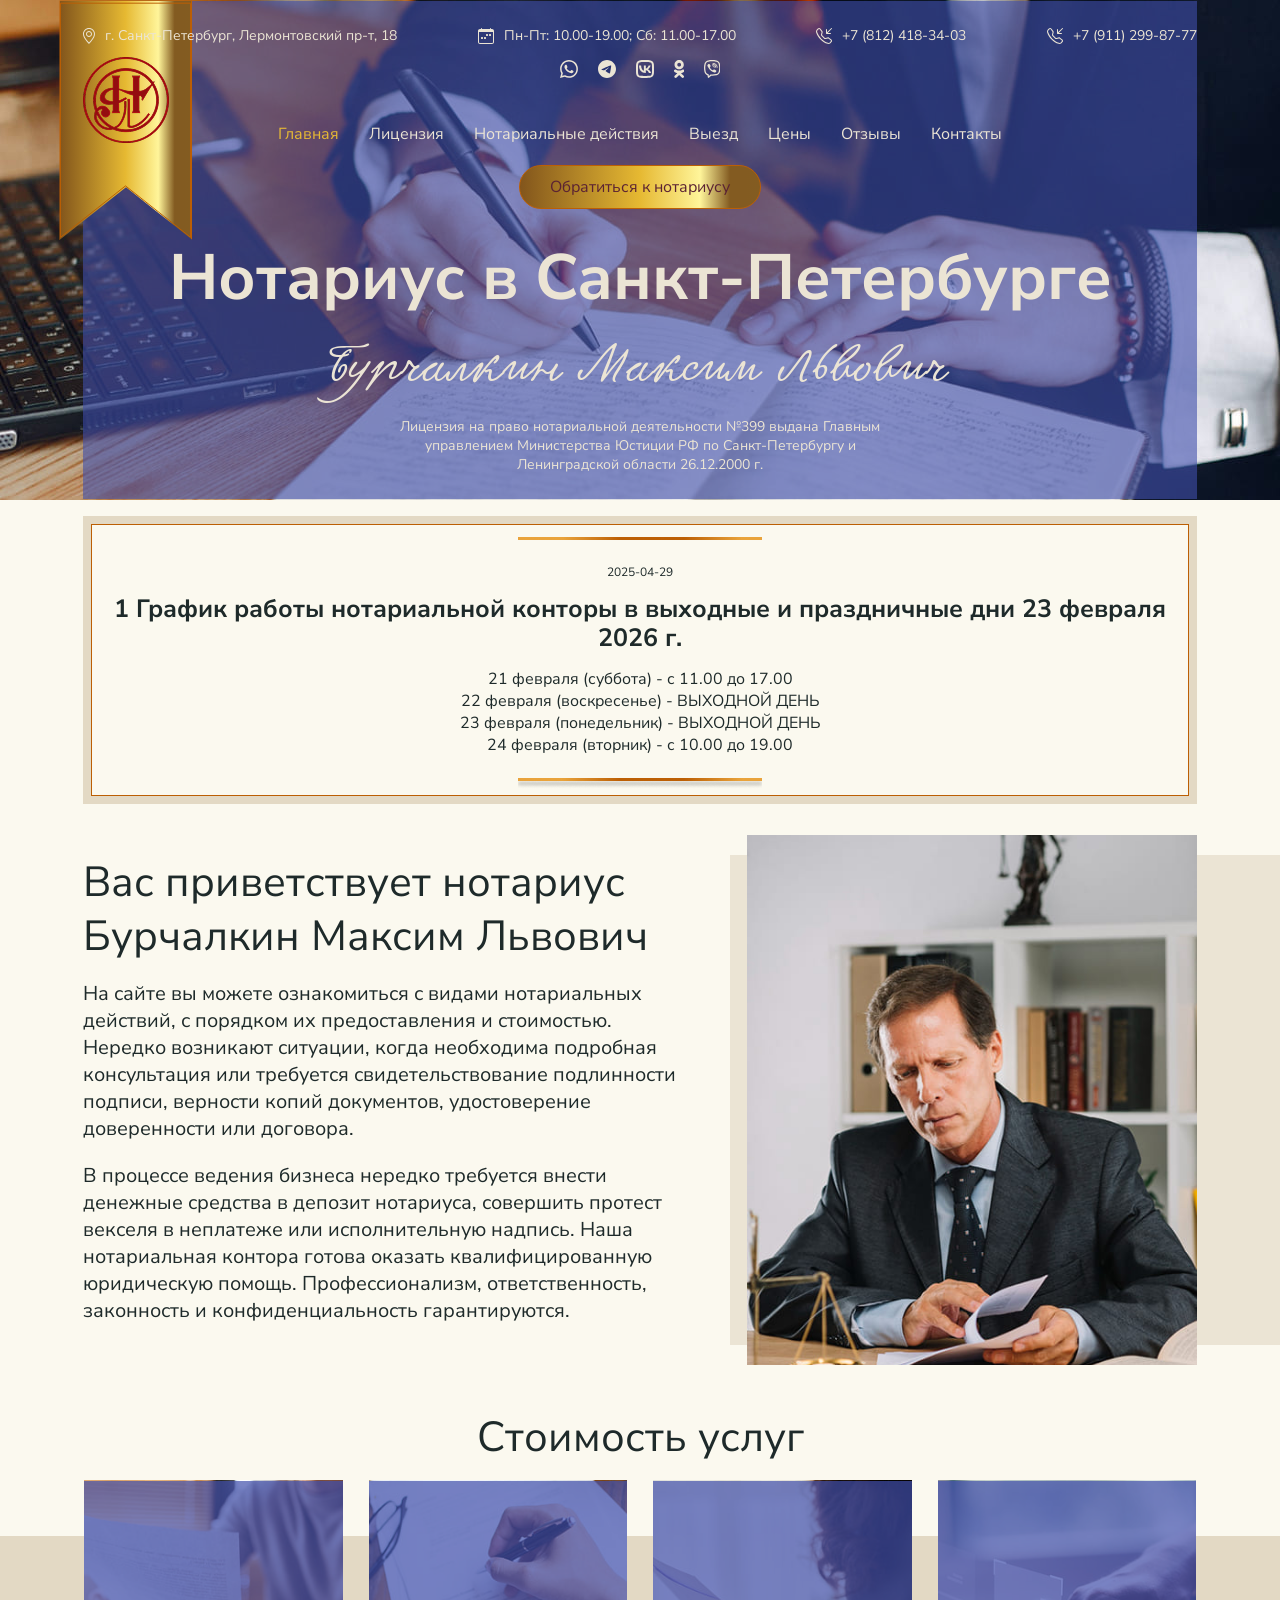
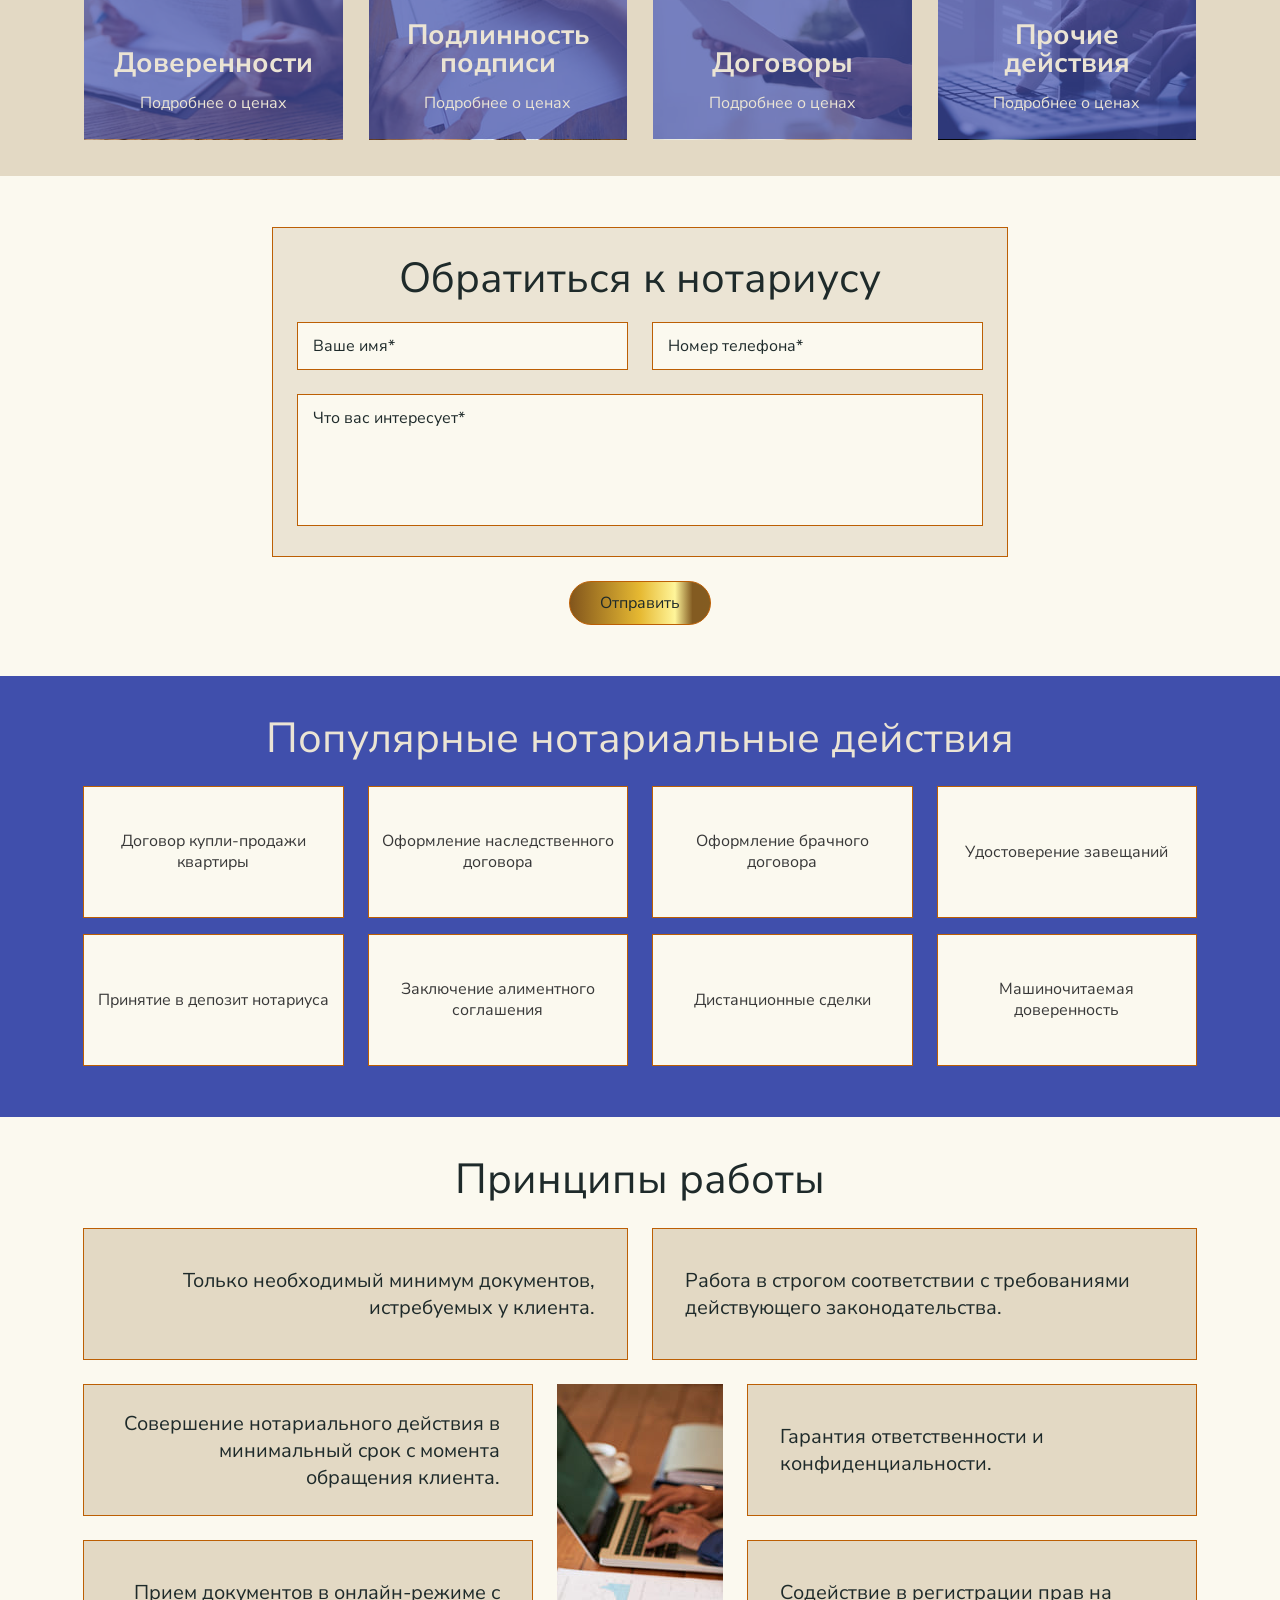
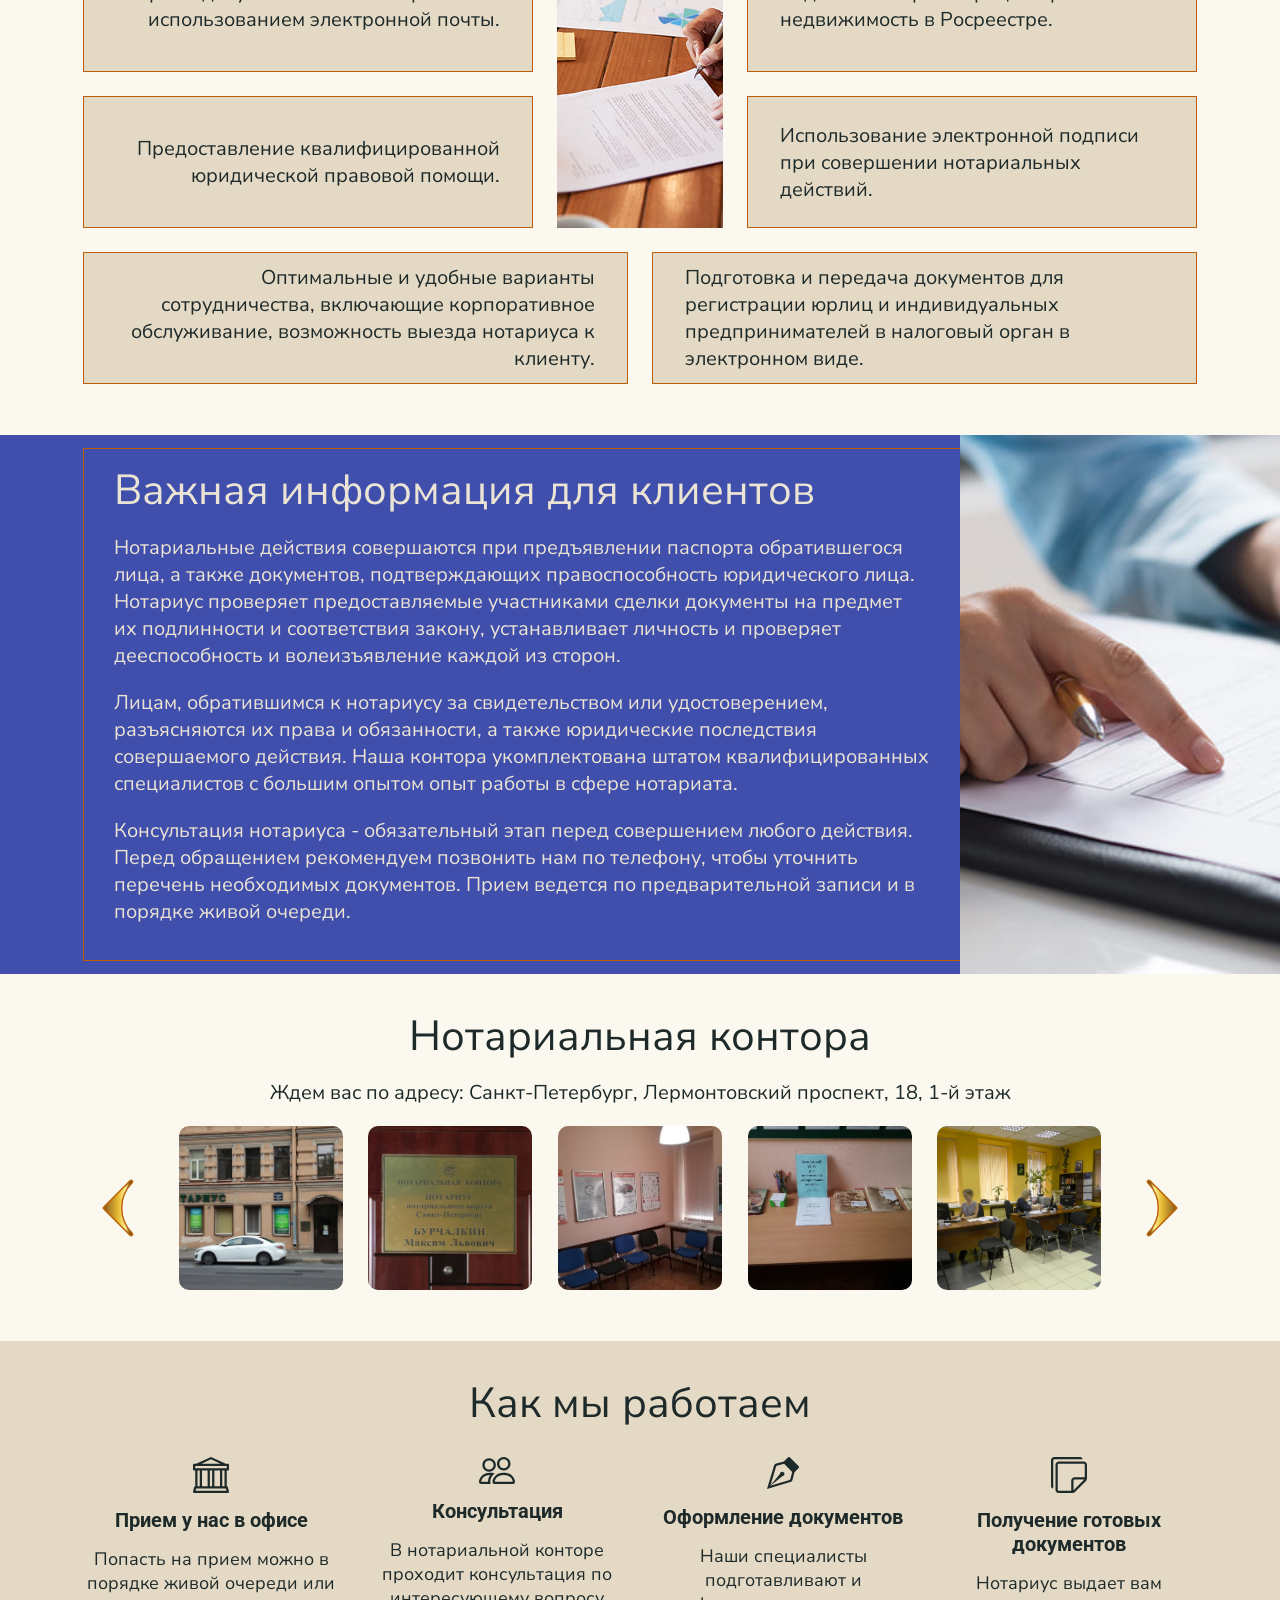
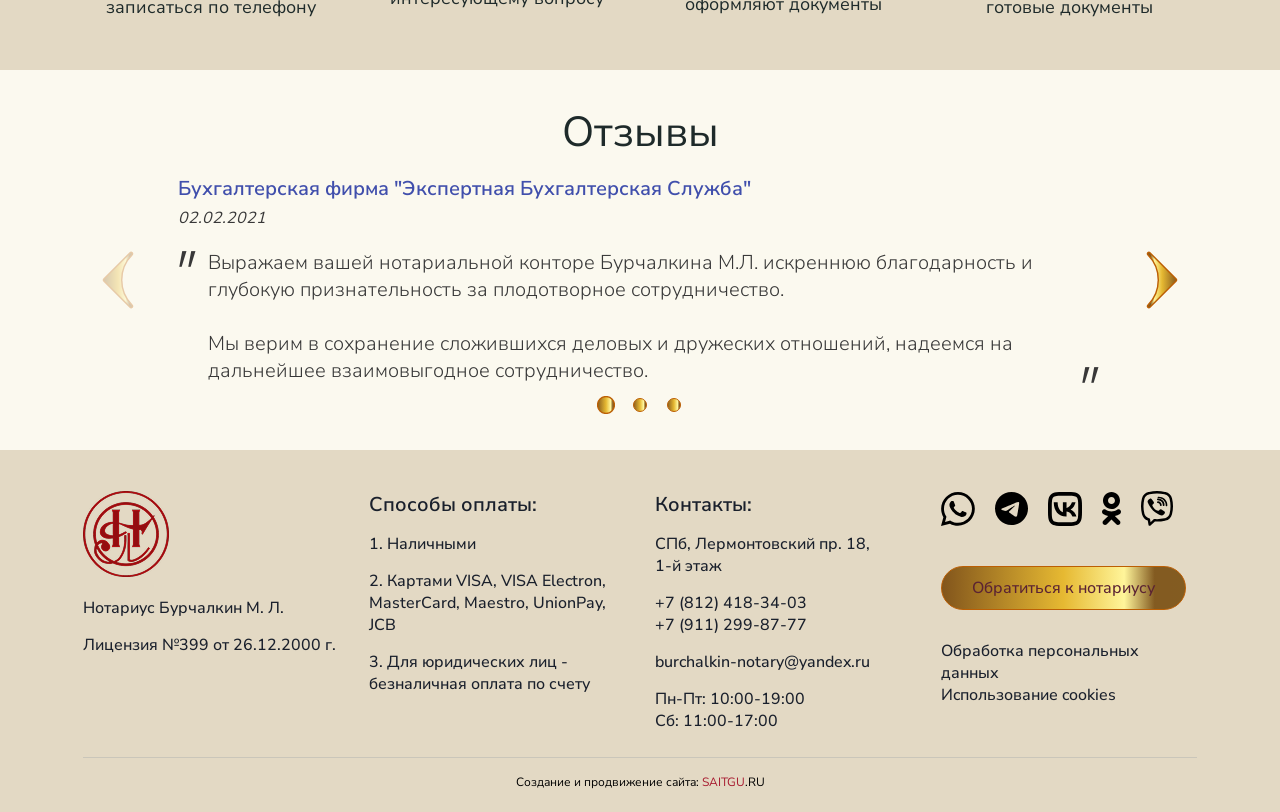
<file: index.html>
<!DOCTYPE html>
<html lang="ru">

<head>
    <meta charset="UTF-8">
    <meta name="viewport" content="width=device-width, initial-scale=1.0">
    <title>Нотариус Бурчалкин М.Л.</title>
    <link rel="stylesheet" href="css/slick.css">
    <link rel="stylesheet" href="css/fancybox.css">
    <link rel="stylesheet" href="css/splide.min.css">
    <link rel="stylesheet" href="css/jquery.modal.min.css">
    <link rel="stylesheet" href="css/main.css">
</head>

<body>
    <header class="header-main">
        <div class="nb-container">
            <img class="logo-bg" src="img/logo-bg.svg" alt="">
            <ul class="top-contacts">
                <li class="top-contacts__item">
                    <svg viewBox="0 0 12 16" fill="none" xmlns="http://www.w3.org/2000/svg">
                        <path
                            d="M10.1658 8.93977C9.64175 10.0015 8.93246 11.0601 8.20575 12.01C7.48132 12.957 6.75442 13.7768 6.20768 14.3605C6.13503 14.438 6.06566 14.5113 6 14.5801C5.93434 14.5113 5.86497 14.438 5.79232 14.3605C5.24558 13.7768 4.51868 12.957 3.79425 12.01C3.06754 11.0601 2.35825 10.0015 1.83423 8.93977C1.3048 7.86708 1 6.86191 1 6C1 3.23858 3.23858 1 6 1C8.76142 1 11 3.23858 11 6C11 6.86191 10.6952 7.86708 10.1658 8.93977ZM6 16C6 16 12 10.3137 12 6C12 2.68629 9.31371 0 6 0C2.68629 0 0 2.68629 0 6C0 10.3137 6 16 6 16Z"
                            fill="#EBE4D4" />
                        <path
                            d="M6 8C4.89543 8 4 7.10457 4 6C4 4.89543 4.89543 4 6 4C7.10457 4 8 4.89543 8 6C8 7.10457 7.10457 8 6 8ZM6 9C7.65685 9 9 7.65685 9 6C9 4.34315 7.65685 3 6 3C4.34315 3 3 4.34315 3 6C3 7.65685 4.34315 9 6 9Z"
                            fill="#EBE4D4" />
                    </svg>
                    <a class="top-contacts__link" href="https://yandex.ru/maps/-/CLWBqMko" target="_blank">
                        г. Санкт-Петербург, Лермонтовский пр-т, 18
                    </a>
                </li>
                <li class="top-contacts__item">
                    <svg viewBox="0 0 16 16" fill="none" xmlns="http://www.w3.org/2000/svg">
                        <path
                            d="M11 6.5C11 6.22386 11.2239 6 11.5 6H12.5C12.7761 6 13 6.22386 13 6.5V7.5C13 7.77614 12.7761 8 12.5 8H11.5C11.2239 8 11 7.77614 11 7.5V6.5Z"
                            fill="#EBE4D4" />
                        <path
                            d="M8 6.5C8 6.22386 8.22386 6 8.5 6H9.5C9.77614 6 10 6.22386 10 6.5V7.5C10 7.77614 9.77614 8 9.5 8H8.5C8.22386 8 8 7.77614 8 7.5V6.5Z"
                            fill="#EBE4D4" />
                        <path
                            d="M3 9.5C3 9.22386 3.22386 9 3.5 9H4.5C4.77614 9 5 9.22386 5 9.5V10.5C5 10.7761 4.77614 11 4.5 11H3.5C3.22386 11 3 10.7761 3 10.5V9.5Z"
                            fill="#EBE4D4" />
                        <path
                            d="M6 9.5C6 9.22386 6.22386 9 6.5 9H7.5C7.77614 9 8 9.22386 8 9.5V10.5C8 10.7761 7.77614 11 7.5 11H6.5C6.22386 11 6 10.7761 6 10.5V9.5Z"
                            fill="#EBE4D4" />
                        <path
                            d="M3.5 0C3.77614 0 4 0.223858 4 0.5V1H12V0.5C12 0.223858 12.2239 0 12.5 0C12.7761 0 13 0.223858 13 0.5V1H14C15.1046 1 16 1.89543 16 3V14C16 15.1046 15.1046 16 14 16H2C0.895431 16 0 15.1046 0 14V3C0 1.89543 0.895431 1 2 1H3V0.5C3 0.223858 3.22386 0 3.5 0ZM1 4V14C1 14.5523 1.44772 15 2 15H14C14.5523 15 15 14.5523 15 14V4H1Z"
                            fill="#EBE4D4" />
                    </svg>
                    Пн-Пт: 10.00-19.00; Сб: 11.00-17.00
                </li>
                <li class="top-contacts__item">
                    <svg viewBox="0 0 16 16" fill="none" xmlns="http://www.w3.org/2000/svg">
                        <path
                            d="M15.8536 0.146447C16.0488 0.341709 16.0488 0.658291 15.8536 0.853553L11.7071 5H14.5C14.7761 5 15 5.22386 15 5.5C15 5.77614 14.7761 6 14.5 6H10.5C10.2239 6 10 5.77614 10 5.5V1.5C10 1.22386 10.2239 1 10.5 1C10.7761 1 11 1.22386 11 1.5V4.29289L15.1464 0.146447C15.3417 -0.0488155 15.6583 -0.0488155 15.8536 0.146447Z"
                            fill="#EBE4D4" />
                        <path
                            d="M3.65387 1.32849C3.40343 1.00649 2.92745 0.976861 2.639 1.26531L1.60508 2.29923C1.1216 2.78271 0.94387 3.46766 1.1551 4.06847C2.00338 6.48124 3.39215 8.74671 5.32272 10.6773C7.25329 12.6078 9.51876 13.9966 11.9315 14.8449C12.5323 15.0561 13.2173 14.8784 13.7008 14.3949L14.7347 13.361C15.0231 13.0726 14.9935 12.5966 14.6715 12.3461L12.3653 10.5524C12.2008 10.4245 11.9866 10.3793 11.7845 10.4298L9.59541 10.9771C9.00082 11.1257 8.37183 10.9515 7.93845 10.5181L5.48187 8.06155C5.04849 7.62817 4.87427 6.99919 5.02292 6.40459L5.57019 4.21553C5.62073 4.01336 5.57552 3.79918 5.44758 3.63468L3.65387 1.32849ZM1.88477 0.511076C2.62689 -0.231039 3.8515 -0.154797 4.49583 0.673634L6.28954 2.97983C6.6187 3.40304 6.73502 3.95409 6.60498 4.47423L6.05772 6.66329C5.99994 6.8944 6.06766 7.13888 6.2361 7.30732L8.69268 9.7639C8.86113 9.93235 9.1056 10.0001 9.33671 9.94229L11.5258 9.39502C12.0459 9.26499 12.597 9.3813 13.0202 9.71047L15.3264 11.5042C16.1548 12.1485 16.231 13.3731 15.4889 14.1152L14.455 15.1492C13.7153 15.8889 12.6089 16.2137 11.5778 15.8512C9.01754 14.9511 6.61438 13.4774 4.56849 11.4315C2.5226 9.38562 1.04895 6.98246 0.148838 4.42225C-0.213682 3.39112 0.11113 2.28472 0.85085 1.545L1.88477 0.511076Z"
                            fill="#EBE4D4" />
                    </svg>
                    <a class="top-contacts__link" href="tel:78124183403">
                        +7 (812) 418-34-03
                    </a>
                </li>
                <li class="top-contacts__item">
                    <svg viewBox="0 0 16 16" fill="none" xmlns="http://www.w3.org/2000/svg">
                        <path
                            d="M15.8536 0.146447C16.0488 0.341709 16.0488 0.658291 15.8536 0.853553L11.7071 5H14.5C14.7761 5 15 5.22386 15 5.5C15 5.77614 14.7761 6 14.5 6H10.5C10.2239 6 10 5.77614 10 5.5V1.5C10 1.22386 10.2239 1 10.5 1C10.7761 1 11 1.22386 11 1.5V4.29289L15.1464 0.146447C15.3417 -0.0488155 15.6583 -0.0488155 15.8536 0.146447Z"
                            fill="#EBE4D4" />
                        <path
                            d="M3.65387 1.32849C3.40343 1.00649 2.92745 0.976861 2.639 1.26531L1.60508 2.29923C1.1216 2.78271 0.94387 3.46766 1.1551 4.06847C2.00338 6.48124 3.39215 8.74671 5.32272 10.6773C7.25329 12.6078 9.51876 13.9966 11.9315 14.8449C12.5323 15.0561 13.2173 14.8784 13.7008 14.3949L14.7347 13.361C15.0231 13.0726 14.9935 12.5966 14.6715 12.3461L12.3653 10.5524C12.2008 10.4245 11.9866 10.3793 11.7845 10.4298L9.59541 10.9771C9.00082 11.1257 8.37183 10.9515 7.93845 10.5181L5.48187 8.06155C5.04849 7.62817 4.87427 6.99919 5.02292 6.40459L5.57019 4.21553C5.62073 4.01336 5.57552 3.79918 5.44758 3.63468L3.65387 1.32849ZM1.88477 0.511076C2.62689 -0.231039 3.8515 -0.154797 4.49583 0.673634L6.28954 2.97983C6.6187 3.40304 6.73502 3.95409 6.60498 4.47423L6.05772 6.66329C5.99994 6.8944 6.06766 7.13888 6.2361 7.30732L8.69268 9.7639C8.86113 9.93235 9.1056 10.0001 9.33671 9.94229L11.5258 9.39502C12.0459 9.26499 12.597 9.3813 13.0202 9.71047L15.3264 11.5042C16.1548 12.1485 16.231 13.3731 15.4889 14.1152L14.455 15.1492C13.7153 15.8889 12.6089 16.2137 11.5778 15.8512C9.01754 14.9511 6.61438 13.4774 4.56849 11.4315C2.5226 9.38562 1.04895 6.98246 0.148838 4.42225C-0.213682 3.39112 0.11113 2.28472 0.85085 1.545L1.88477 0.511076Z"
                            fill="#EBE4D4" />
                    </svg>
                    <a class="top-contacts__link" href="tel:79112998777">
                        +7 (911) 299-87-77
                    </a>
                </li>
                <li class="top-contacts__item">
                    <ul class="social-list">
                        <li class="social-list__item">
                            <a class="social-list__link" href="#">
                                <svg viewBox="0 0 34 34" fill="none" xmlns="http://www.w3.org/2000/svg">
                                    <path
                                        d="M28.9028 4.94369C25.7282 1.75291 21.4953 0 16.9879 0C7.70633 0 0.145402 7.56094 0.137325 16.8425C0.137325 19.8152 0.912804 22.7071 2.38298 25.2678L0 34L8.93417 31.6574C11.3979 32.9983 14.1687 33.7092 16.9879 33.7092H16.9959C26.2775 33.7092 33.8384 26.1483 33.8465 16.8586C33.8384 12.3592 32.0855 8.1264 28.9028 4.94369ZM16.9879 30.8577C14.4675 30.8577 12.0038 30.1791 9.85505 28.9028L9.34614 28.5959L4.04703 29.9853L5.46067 24.8154L5.12947 24.2823C3.72392 22.0527 2.98883 19.4759 2.98883 16.8344C2.98883 9.12806 9.27344 2.84343 16.9959 2.84343C20.736 2.84343 24.2499 4.30554 26.8994 6.94702C29.5409 9.59658 30.995 13.1105 30.995 16.8506C30.9869 24.5811 24.7023 30.8577 16.9879 30.8577ZM24.6699 20.3725C24.2499 20.1625 22.1819 19.1447 21.7942 18.9993C21.4065 18.862 21.1237 18.7893 20.8491 19.2093C20.5664 19.6294 19.7586 20.5826 19.5162 20.8572C19.2739 21.1399 19.0235 21.1723 18.6034 20.9622C18.1834 20.7522 16.8263 20.3079 15.2188 18.87C13.9667 17.7553 13.1266 16.374 12.8762 15.9539C12.6339 15.5339 12.852 15.3077 13.062 15.0976C13.2478 14.9119 13.482 14.6049 13.6921 14.3626C13.9021 14.1202 13.9748 13.9425 14.1121 13.6598C14.2494 13.3771 14.1848 13.1347 14.0798 12.9247C13.9748 12.7147 13.1347 10.6386 12.7793 9.79853C12.44 8.97458 12.0926 9.08767 11.8341 9.07959C11.5918 9.06344 11.3091 9.06344 11.0264 9.06344C10.7436 9.06344 10.2913 9.16845 9.90352 9.5885C9.51578 10.0086 8.43334 11.0264 8.43334 13.1024C8.43334 15.1784 9.94391 17.1737 10.1539 17.4564C10.364 17.7391 13.1185 21.9881 17.3433 23.8137C18.3449 24.2499 19.1285 24.5084 19.7424 24.7023C20.7522 25.0254 21.665 24.977 22.392 24.8719C23.1998 24.7508 24.88 23.8541 25.2354 22.8686C25.5828 21.8831 25.5827 21.043 25.4777 20.8653C25.3727 20.6876 25.09 20.5826 24.6699 20.3725Z" />
                                </svg>
                            </a>
                        </li>
                        <li class="social-list__item">
                            <a class="social-list__link" href="#">
                                <svg viewBox="0 0 33 33" fill="none" xmlns="http://www.w3.org/2000/svg">
                                    <path
                                        d="M33 16.5C33 25.6127 25.6127 33 16.5 33C7.3873 33 0 25.6127 0 16.5C0 7.3873 7.3873 0 16.5 0C25.6127 0 33 7.3873 33 16.5ZM17.0914 12.1811C15.4865 12.8486 12.279 14.2302 7.46894 16.3259C6.68785 16.6365 6.27869 16.9404 6.24144 17.2375C6.17849 17.7396 6.80731 17.9373 7.66361 18.2066C7.78009 18.2432 7.90077 18.2812 8.0245 18.3214C8.86696 18.5952 10.0002 18.9156 10.5894 18.9284C11.1238 18.9399 11.7202 18.7196 12.3787 18.2674C16.8729 15.2337 19.1929 13.7003 19.3385 13.6673C19.4413 13.6439 19.5837 13.6146 19.6801 13.7004C19.7766 13.7861 19.7671 13.9485 19.7569 13.9921C19.6946 14.2576 17.2263 16.5524 15.9489 17.74C15.5507 18.1102 15.2682 18.3728 15.2104 18.4328C15.0811 18.5672 14.9493 18.6942 14.8226 18.8164C14.0399 19.5709 13.453 20.1367 14.8551 21.0606C15.5288 21.5047 16.068 21.8718 16.6059 22.2381C17.1933 22.6382 17.7792 23.0372 18.5373 23.5341C18.7304 23.6607 18.9149 23.7922 19.0946 23.9203C19.7782 24.4076 20.3924 24.8455 21.1511 24.7757C21.592 24.7351 22.0475 24.3205 22.2788 23.084C22.8254 20.1619 23.8998 13.8304 24.1481 11.2214C24.1699 10.9928 24.1425 10.7003 24.1205 10.5719C24.0986 10.4435 24.0526 10.2605 23.8857 10.125C23.688 9.96462 23.3828 9.9308 23.2463 9.9332C22.6257 9.94413 21.6736 10.2752 17.0914 12.1811Z" />
                                </svg>
                            </a>
                        </li>
                        <li class="social-list__item">
                            <a class="social-list__link" href="#">
                                <svg viewBox="0 0 34 34" fill="none" xmlns="http://www.w3.org/2000/svg">
                                    <path
                                        d="M5.34516 5.3471C4.69569 6.00602 4.269 6.93115 4.03111 8.6889C3.78755 10.5108 3.78567 12.9237 3.78567 16.3958V17.6041C3.78567 21.0705 3.78755 23.4816 4.03111 25.3016C4.26711 27.0612 4.69568 27.992 5.34705 28.6566C6.00785 29.3042 6.93297 29.7328 8.68882 29.9688C10.5107 30.2124 12.9236 30.2161 16.3957 30.2161H17.604C21.0703 30.2161 23.4813 30.2124 25.3033 29.9688C27.061 29.7328 27.9918 29.3042 28.6564 28.6529C29.3039 27.9939 29.7325 27.0688 29.9685 25.3111C30.214 23.4891 30.2158 21.0762 30.2158 17.6041V16.3958C30.2158 12.9294 30.2121 10.5184 29.9704 8.69834C29.7325 6.9387 29.3039 6.00791 28.6526 5.34332C27.9937 4.69573 27.0685 4.26715 25.3108 4.03115C23.4889 3.78759 21.076 3.78381 17.604 3.78381H16.3957C12.9293 3.78381 10.5183 3.78759 8.69826 4.03115C6.93863 4.26715 6.00974 4.69573 5.34516 5.3471ZM16.3957 0.00776935H17.604C20.3321 0.00776935 23.1018 -0.0734158 25.8111 0.289085C27.9937 0.581728 29.842 1.20666 31.3184 2.66799L31.3335 2.68499C32.793 4.1652 33.4198 6.01357 33.7124 8.19801C34.073 10.9035 33.9919 13.6714 33.9919 16.3958V17.6041C33.9919 20.3304 34.0749 23.1002 33.7105 25.8114C33.4198 27.9939 32.793 29.8423 31.3317 31.3187L31.3147 31.3338C29.8364 32.7933 27.988 33.4182 25.8017 33.7127C23.0962 34.0734 20.3284 33.9922 17.604 33.9922H16.3957C13.6694 33.9922 10.8997 34.0734 8.19038 33.7109C6.00596 33.4182 4.1576 32.7933 2.68307 31.332L2.66608 31.315C1.20854 29.8348 0.581723 27.9864 0.289082 25.8019C-0.0734151 23.0983 0.00776928 20.3304 0.00776928 17.6041V16.3958C0.00776928 13.6695 -0.0734148 10.8998 0.29097 8.18857C0.581723 6.00602 1.20854 4.15764 2.66986 2.68121L2.68496 2.66611C4.16516 1.20666 6.01351 0.581728 8.19793 0.287197C10.9053 -0.0715276 13.6731 0.00776935 16.3957 0.00776935ZM5.73975 10.3504C5.921 19.1863 10.3389 24.4879 18.0873 24.4879H18.5404V19.4355C21.3838 19.7187 23.5361 21.8031 24.397 24.4879H28.4185C28.0062 22.9622 27.2751 21.5413 26.2734 20.3189C25.2717 19.0965 24.0221 18.1004 22.6072 17.3965C23.8748 16.6242 24.9697 15.599 25.8233 14.3847C26.677 13.1704 27.2712 11.7932 27.5689 10.339H23.9212C23.1283 13.1484 20.772 15.6972 18.5404 15.9351V10.3504H14.8815V20.1379C12.6159 19.5715 9.7612 16.8301 9.63659 10.3504H5.73975Z" />
                                </svg>
                            </a>
                        </li>
                        <li class="social-list__item">
                            <a class="social-list__link" href="#">
                                <svg viewBox="0 0 19 33" fill="none" xmlns="http://www.w3.org/2000/svg">
                                    <path
                                        d="M9.47729 17.0629C4.82979 17.0629 0.967017 13.1919 0.967017 8.61146C0.967017 3.8726 4.82979 0 9.47893 0C14.286 0 17.9892 3.87095 17.9892 8.61146C17.9855 9.72521 17.7632 10.8273 17.3348 11.8549C16.9065 12.8825 16.2805 13.8154 15.4927 14.6003C14.7049 15.3852 13.7707 16.0069 12.7434 16.4297C11.716 16.8525 10.6157 17.0682 9.50525 17.0645L9.47729 17.0629ZM9.47729 4.97811C7.50971 4.97811 6.01264 6.63638 6.01264 8.61311C6.01264 10.5865 7.50971 12.0881 9.47893 12.0881C11.5271 12.0881 12.9452 10.5865 12.9452 8.61311C12.9469 6.63473 11.5271 4.97811 9.47729 4.97811ZM12.8663 24.0953L17.675 28.7566C18.6209 29.7812 18.6209 31.2827 17.675 32.2315C16.6517 33.2562 15.074 33.2562 14.286 32.2315L9.47893 27.491L4.82979 32.2315C4.35763 32.7051 3.7259 32.941 3.01521 32.941C2.46409 32.941 1.834 32.7034 1.28124 32.2315C0.335286 31.2827 0.335286 29.7812 1.28124 28.7549L6.16728 24.0936C4.40282 23.5694 2.71017 22.8272 1.12824 21.8842C-0.0546105 21.2523 -0.289864 19.6732 0.340222 18.4868C1.12824 17.3021 2.54634 16.987 3.80816 17.7773C5.51679 18.8231 7.47973 19.3764 9.4814 19.3764C11.4831 19.3764 13.446 18.8231 15.1546 17.7773C16.4165 16.987 17.9119 17.3021 18.6209 18.4868C19.3316 19.6732 19.0141 21.2506 17.9102 21.8842C16.4148 22.833 14.6808 23.5441 12.8679 24.0969L12.8663 24.0953Z" />
                                </svg>
                            </a>
                        </li>
                        <li class="social-list__item">
                            <a class="social-list__link" href="#">
                                <svg viewBox="0 0 32 35" fill="none" xmlns="http://www.w3.org/2000/svg">
                                    <path
                                        d="M9.82405 7.57209C9.51794 7.52851 9.20572 7.58842 8.9396 7.74181H8.91654C8.2989 8.09407 7.74221 8.5376 7.26786 9.05959C6.87258 9.50311 6.65846 9.95145 6.60247 10.3838C6.56952 10.64 6.59258 10.8993 6.66999 11.1443L6.69964 11.1603C7.14434 12.4301 7.72409 13.6518 8.43231 14.8014C9.34591 16.416 10.4696 17.9093 11.7758 19.2447L11.8153 19.2992L11.8779 19.344L11.9158 19.3872L11.9619 19.4257C13.3404 20.6991 14.8801 21.7968 16.5439 22.6921C18.4462 23.6992 19.6008 24.1748 20.2942 24.3733V24.3829C20.4968 24.4438 20.6813 24.471 20.8674 24.471C21.4582 24.4298 22.0175 24.1963 22.4551 23.8081C22.9904 23.347 23.4433 22.8042 23.7958 22.2005V22.1893C24.1268 21.5809 24.0148 21.0076 23.5372 20.6185C22.5786 19.8026 21.5411 19.0787 20.4391 18.4569C19.7013 18.0679 18.9519 18.3032 18.6488 18.6971L18.0015 19.4913C17.6688 19.8852 17.066 19.8308 17.066 19.8308L17.0496 19.8404C12.5515 18.7243 11.3508 14.2971 11.3508 14.2971C11.3508 14.2971 11.2948 13.695 11.7115 13.3876L12.5219 12.7535C12.9106 12.4461 13.1807 11.7192 12.764 11.0018C12.1259 9.93131 11.3829 8.92322 10.5454 7.9916C10.3623 7.77284 10.1057 7.62375 9.82076 7.57048M17.4251 5.64746C17.2067 5.64746 16.9972 5.73181 16.8428 5.88195C16.6883 6.03209 16.6016 6.23572 16.6016 6.44805C16.6016 6.66038 16.6883 6.86402 16.8428 7.01416C16.9972 7.1643 17.2067 7.24865 17.4251 7.24865C19.5069 7.24865 21.2363 7.90993 22.605 9.17807C23.3083 9.87139 23.8567 10.6928 24.2158 11.5927C24.5765 12.4941 24.7412 13.4564 24.6984 14.4204C24.6892 14.6327 24.7671 14.8399 24.9151 14.9963C25.0631 15.1528 25.2689 15.2457 25.4873 15.2546C25.7057 15.2635 25.9188 15.1877 26.0797 15.0439C26.2407 14.9 26.3362 14.6999 26.3454 14.4876C26.3945 13.302 26.1921 12.1193 25.7508 11.013C25.3074 9.90114 24.6323 8.89044 23.7678 8.04444L23.7513 8.02842C22.0532 6.45126 19.9055 5.64746 17.4251 5.64746Z" />
                                    <path
                                        d="M16.8829 7.53104C16.6487 7.53104 16.4242 7.62278 16.2586 7.78607C16.093 7.94936 16 8.17083 16 8.40177C16 8.6327 16.093 8.85417 16.2586 9.01746C16.4242 9.18076 16.6487 9.27249 16.8829 9.27249H16.9129C18.5232 9.38569 19.6957 9.91509 20.5167 10.7841C21.359 11.6792 21.7951 12.792 21.7616 14.1677C21.7562 14.3987 21.844 14.6222 22.0058 14.7893C22.1675 14.9563 22.39 15.0532 22.6241 15.0585C22.8583 15.0638 23.085 14.9771 23.2543 14.8176C23.4237 14.6581 23.5219 14.4387 23.5273 14.2078C23.5697 12.4019 22.9799 10.8433 21.811 9.59989V9.5964C20.6156 8.33211 18.9752 7.66339 17.0012 7.53278L16.9711 7.5293L16.8829 7.53104Z" />
                                    <path
                                        d="M16.9613 10.3559C16.843 10.3456 16.7239 10.359 16.611 10.3954C16.498 10.4318 16.3937 10.4905 16.3041 10.568C16.2144 10.6454 16.1414 10.74 16.0894 10.8461C16.0374 10.9522 16.0074 11.0677 16.0012 11.1856C15.995 11.3034 16.0128 11.4214 16.0535 11.5323C16.0941 11.6432 16.1568 11.7448 16.2379 11.8311C16.3189 11.9174 16.4166 11.9865 16.5251 12.0344C16.6336 12.0823 16.7507 12.108 16.8694 12.1099C17.6081 12.1486 18.0799 12.37 18.3768 12.667C18.6755 12.9658 18.8982 13.4456 18.9388 14.196C18.941 14.3139 18.9671 14.4302 19.0154 14.5379C19.0638 14.6456 19.1334 14.7425 19.2202 14.8229C19.3071 14.9033 19.4092 14.9654 19.5207 15.0057C19.6322 15.0459 19.7507 15.0634 19.8691 15.0572C19.9876 15.0509 20.1035 15.021 20.2101 14.9693C20.3167 14.9175 20.4116 14.8449 20.4894 14.7559C20.5672 14.6668 20.6261 14.5631 20.6627 14.4509C20.6993 14.3387 20.7129 14.2204 20.7025 14.1029C20.6459 13.0484 20.3137 12.1169 19.6333 11.4315C18.9494 10.7461 18.0181 10.4122 16.9613 10.3559Z" />
                                    <path fill-rule="evenodd" clip-rule="evenodd"
                                        d="M7.98785 0.885746C13.2642 -0.295249 18.7358 -0.295249 24.0121 0.885746L24.5743 1.01027C26.1163 1.35642 27.5324 2.12342 28.6657 3.22624C29.7989 4.32906 30.605 5.7246 30.9946 7.25814C32.3351 12.5427 32.3351 18.0789 30.9946 23.3635C30.605 24.897 29.7989 26.2925 28.6657 27.3954C27.5324 28.4982 26.1163 29.2652 24.5743 29.6113L24.0105 29.7358C20.7057 30.4748 17.3149 30.7536 13.934 30.5644L9.5349 34.506C9.36905 34.6547 9.16639 34.7561 8.94806 34.7996C8.72974 34.8431 8.50375 34.8271 8.29369 34.7533C8.08364 34.6795 7.89721 34.5506 7.75387 34.3801C7.61053 34.2096 7.51554 34.0036 7.4788 33.7838L6.75088 29.4303C5.35541 28.9947 4.09466 28.2084 3.08887 27.1463C2.08308 26.0843 1.36579 24.7819 1.00541 23.3635C-0.335138 18.0789 -0.335138 12.5427 1.00541 7.25814C1.39498 5.7246 2.20108 4.32906 3.33434 3.22624C4.4676 2.12342 5.88374 1.35642 7.42574 1.01027L7.98785 0.885746ZM23.4699 3.31483C18.5507 2.2137 13.4493 2.2137 8.53007 3.31483L7.9663 3.44101C6.87352 3.68705 5.87005 4.2311 5.067 5.01295C4.26395 5.79479 3.69265 6.78391 3.41635 7.87081C2.17771 12.7533 2.17771 17.8683 3.41635 22.7508C3.69278 23.8379 4.26433 24.8272 5.06769 25.609C5.87105 26.3909 6.87487 26.9348 7.96796 27.1806L8.11719 27.2138C8.3586 27.2679 8.57843 27.3928 8.74856 27.5726C8.9187 27.7524 9.03141 27.979 9.07228 28.2233L9.55977 31.1422L12.6638 28.3611C12.7878 28.2497 12.9328 28.1644 13.0903 28.1102C13.2478 28.056 13.4146 28.034 13.5808 28.0456C16.8955 28.28 20.2266 28.0311 23.4699 27.3068L24.032 27.1806C25.1251 26.9348 26.1289 26.3909 26.9323 25.609C27.7357 24.8272 28.3072 23.8379 28.5836 22.7508C29.8206 17.8694 29.8206 12.7539 28.5836 7.87081C28.3072 6.7837 27.7357 5.79443 26.9323 5.01257C26.1289 4.23071 25.1251 3.68677 24.032 3.44101L23.4699 3.31483Z" />
                                </svg>
                            </a>
                        </li>
                    </ul>
                </li>
            </ul>
            <div class="menu-wrap">
                <a class="logo-link" href="">
                    <img class="logo" src="img/logo.png" alt="">
                </a>
                <nav class="main-nav">
                    <input type="checkbox" id="toggle-menu" class="toggle-menu">
                    <label for="toggle-menu" class="burger-btn">
                        <span></span>
                    </label>

                    <ul class="menu-list">
                        <li class="menu-list__item menu-list__item--active">
                            <a class="menu-list__link" href="#">Главная</a>
                        </li>
                        <li class="menu-list__item">
                            <a class="menu-list__link" href="#">Лицензия</a>
                        </li>
                        <li class="menu-list__item menu-list__item--submenu">
                            <div>
                                <a class="menu-list__link" href="#">Нотариальные действия</a>
                                <button class="toggle-submenu" type="button" aria-label="Открыть подменю Услуги">
                                    <svg class="submenu-icon submenu-icon--closed" viewBox="0 0 24 24" aria-hidden="true">
                                        <path d="M8.59 16.59L13.17 12 8.59 7.41 10 6l6 6-6 6-1.41-1.41z"/>
                                    </svg>
                                    <svg class="submenu-icon submenu-icon--open" viewBox="0 0 24 24" aria-hidden="true">
                                        <path d="M7.41 8.59L12 13.17l4.59-4.58L18 10l-6 6-6-6 1.41-1.41z"/>
                                    </svg>
                                </button>
                            </div>
                            <ul class="submenu-list">
                                <li class="submenu-list__item">
                                    <a class="submenu-list__link" href="#">Дизайн интерфейсов</a>
                                </li>
                                <li class="submenu-list__item">
                                    <a class="submenu-list__link" href="#">Веб-разработка</a>
                                </li>
                                <li class="submenu-list__item">
                                    <a class="submenu-list__link" href="#">SEO-оптимизация</a>
                                </li>
                            </ul>
                        </li>
                        <li class="menu-list__item">
                            <a class="menu-list__link" href="#">Выезд</a>
                        </li>
                        <li class="menu-list__item">
                            <a class="menu-list__link" href="#">Цены</a>
                        </li>
                        <li class="menu-list__item">
                            <a class="menu-list__link" href="#">Отзывы</a>
                        </li>
                        <li class="menu-list__item">
                            <a class="menu-list__link" href="#">Контакты</a>
                        </li>
                    </ul>

                </nav>
                <button class="accent-btn" type="button" data-modal="#main-form">Обратиться к нотариусу</button>
            </div>
            <h1>Нотариус в Санкт-Петербурге</h1>
            <h2>Бурчалкин Максим Львович</h2>
            <h3>Лицензия на право нотариальной деятельности №399 выдана Главным управлением Министерства Юстиции РФ по
                Санкт-Петербургу и Ленинградской области 26.12.2000 г.</h3>
        </div>
    </header>

    <main class="main">

        <section class="s-news s-news--single">
            <div class="nb-container">
                <div class="news-list__item">
                    <span class="news-list__link">
                        <span class="news-list__date">2025-04-29</span>
                        <h3 class="news-list__title">
                            1 График работы нотариальной конторы в выходные и праздничные дни 23 февраля 2026 г.
                        </h3>
                        <div class="news-list__intro">
                            21 февраля (суббота) - с 11.00 до 17.00<br>
                            22 февраля (воскресенье) - ВЫХОДНОЙ ДЕНЬ<br>
                            23 февраля (понедельник) - ВЫХОДНОЙ ДЕНЬ<br>
                            24 февраля (вторник) - с 10.00 до 19.00
                        </div>
                    </span>
                </div>
                <div class="news-list__item">
                    <span class="news-list__link">
                        <span class="news-list__date">2025-04-29</span>
                        <h3 class="news-list__title">
                            2 График работы нотариальной конторы в выходные и праздничные дни 23 февраля 2026 г.
                        </h3>
                        <div class="news-list__intro">
                            21 февраля (суббота) - с 11.00 до 17.00<br>
                            22 февраля (воскресенье) - ВЫХОДНОЙ ДЕНЬ<br>
                            23 февраля (понедельник) - ВЫХОДНОЙ ДЕНЬ<br>
                            24 февраля (вторник) - с 10.00 до 19.00
                        </div>
                    </span>
                </div>
            </div>
        </section>

        <section class="s-welcome">
            <div class="nb-container">
                <div class="s-welcome__text">
                    <h2>Вас приветствует нотариус Бурчалкин Максим Львович</h2>
                    <p>
                        На сайте вы можете ознакомиться с видами нотариальных действий, с порядком их предоставления и
                        стоимостью. Нередко возникают ситуации, когда необходима подробная консультация или требуется
                        свидетельствование подлинности подписи, верности копий документов, удостоверение доверенности
                        или договора.
                    </p>
                    <p>
                        В процессе ведения бизнеса нередко требуется внести денежные средства в депозит нотариуса,
                        совершить протест векселя в неплатеже или исполнительную надпись.
                        Наша нотариальная контора готова оказать квалифицированную юридическую помощь. Профессионализм,
                        ответственность, законность и конфиденциальность гарантируются.
                    </p>
                </div>
                <div class="s-welcome__img">
                    <img src="img/foto-notarius.jpg"></img>
                </div>
            </div>
            <div class="s-welcome__out-right"></div>
        </section>

        <!-- <section class="s-news">
            <div class="nb-container">
                <h2>Новости</h2>
                <ul class="news-list">
                    <li class="news-list__item">
                        <a class="news-list__link" href="#">
                            <span class="news-list__date">2025-04-29 18:24</span>
                            <h3 class="news-list__title">1 Режим работы нотариальной конторы на майские праздники 2025
                                г.
                            </h3>
                            <div class="news-list__intro">
                                <p>30 апреля (ср) - с 10.00 до 18.00</p>
                                <p>1 мая (чт) - ВЫХОДНОЙ ДЕНЬ</p>
                                <p>2 мая (пт) – ВЫХОДНОЙ ДЕНЬ</p>
                            </div>
                        </a>
                    </li>
                    <li class="news-list__item">
                        <a class="news-list__link" href="#">
                            <span class="news-list__date">2025-04-29 18:24</span>
                            <h3 class="news-list__title">2 Режим работы нотариальной конторы на майские праздники 2025
                                г.
                            </h3>
                            <div class="news-list__intro">
                                <p>30 апреля (ср) - с 10.00 до 18.00</p>
                                <p>1 мая (чт) - ВЫХОДНОЙ ДЕНЬ</p>
                                <p>2 мая (пт) – ВЫХОДНОЙ ДЕНЬ</p>
                            </div>
                        </a>
                    </li>
                    <li class="news-list__item">
                        <a class="news-list__link" href="#">
                            <span class="news-list__date">2025-04-29 18:24</span>
                            <h3 class="news-list__title">3 Режим работы нотариальной конторы на майские праздники 2025
                                г.
                            </h3>
                            <div class="news-list__intro">
                                <p>30 апреля (ср) - с 10.00 до 18.00</p>
                                <p>1 мая (чт) - ВЫХОДНОЙ ДЕНЬ</p>
                                <p>2 мая (пт) – ВЫХОДНОЙ ДЕНЬ</p>
                            </div>
                        </a>
                    </li>
                    <li class="news-list__item">
                        <a class="news-list__link" href="#">
                            <span class="news-list__date">2025-04-29 18:24</span>
                            <h3 class="news-list__title">4 Режим работы нотариальной конторы на майские праздники 2025
                                г.
                            </h3>
                            <div class="news-list__intro">
                                <p>30 апреля (ср) - с 10.00 до 18.00</p>
                                <p>1 мая (чт) - ВЫХОДНОЙ ДЕНЬ</p>
                                <p>2 мая (пт) – ВЫХОДНОЙ ДЕНЬ</p>
                            </div>
                        </a>
                    </li>
                    <li class="news-list__item">
                        <a class="news-list__link" href="#">
                            <span class="news-list__date">2025-04-29 18:24</span>
                            <h3 class="news-list__title">5 Режим работы нотариальной конторы на майские праздники 2025
                                г.
                            </h3>
                            <div class="news-list__intro">
                                <p>30 апреля (ср) - с 10.00 до 18.00</p>
                                <p>1 мая (чт) - ВЫХОДНОЙ ДЕНЬ</p>
                                <p>2 мая (пт) – ВЫХОДНОЙ ДЕНЬ</p>
                            </div>
                        </a>
                    </li>
                    <li class="news-list__item">
                        <a class="news-list__link" href="#">
                            <span class="news-list__date">2025-04-29 18:24</span>
                            <h3 class="news-list__title">6 Режим работы нотариальной конторы на майские праздники 2025
                                г.
                            </h3>
                            <div class="news-list__intro">
                                <p>30 апреля (ср) - с 10.00 до 18.00</p>
                                <p>1 мая (чт) - ВЫХОДНОЙ ДЕНЬ</p>
                                <p>2 мая (пт) – ВЫХОДНОЙ ДЕНЬ</p>
                            </div>
                        </a>
                    </li>
                </ul>
            </div>
        </section> -->

        <section class="s-pricelinks">
            <div class="nb-container">
                <h2>Стоимость услуг</h2>
                <ul class="pricelinks-list">
                    <li class="pricelinks-list__item">
                        <a class="pricelinks-list__link" href="#" style="background-image: url(img/doverennosti.jpg);">
                            <p class="pricelinks-list__item-title">Доверенности</p>
                            <span>Подробнее о ценах</span>
                        </a>
                    </li>
                    <li class="pricelinks-list__item">
                        <a class="pricelinks-list__link" href="#" style="background-image: url(img/podlinnost-podpisi.jpg);">
                            <p class="pricelinks-list__item-title">Подлинность подписи</p>
                            <span>Подробнее о ценах</span>
                        </a>
                    </li>
                    <li class="pricelinks-list__item">
                        <a class="pricelinks-list__link" href="#" style="background-image: url(img/dogovory.jpg);">
                            <p class="pricelinks-list__item-title">Договоры</p>
                            <span>Подробнее о ценах</span>
                        </a>
                    </li>
                    <li class="pricelinks-list__item">
                        <a class="pricelinks-list__link" href="#" style="background-image: url(img/prochie-dejstviya.jpg);">
                            <p class="pricelinks-list__item-title">Прочие действия</p>
                            <span>Подробнее о ценах</span>
                        </a>
                    </li>
                </ul>
            </div>
        </section>

        <section class="s-writeus">
            <div class="nb-container">
                <form class="main-form" action="#">
                    <div class="main-form__inner">
                        <h2>Обратиться к нотариусу</h2>
                        <div class="main-form__input-wrap">
                            <input class="main-form__input" type="text" placeholder="Ваше имя*">
                            <input class="main-form__input" type="tel" placeholder="Номер телефона*">
                        </div>
                        <textarea class="main-form__textarea" placeholder="Что вас интересует*"></textarea>
                    </div>
                    <button class="accent-btn" type="submit">Отправить</button>
                </form>
            </div>
        </section>

        <section class="s-uslugi">
            <div class="nb-container">
                <h2>Популярные нотариальные действия</h2>
                <ul class="uslugi-list">
                    <li class="uslugi-list__item">
                        <a class="uslugi-list__link" href="#">
                            <h3>Договор купли-продажи квартиры</h3>
                        </a>
                    </li>
                    <li class="uslugi-list__item">
                        <a class="uslugi-list__link" href="#">
                            <h3>Оформление наследственного договора</h3>
                        </a>
                    </li>
                    <li class="uslugi-list__item">
                        <a class="uslugi-list__link" href="#">
                            <h3>Оформление брачного договора</h3>
                        </a>
                    </li>
                    <li class="uslugi-list__item">
                        <a class="uslugi-list__link" href="#">
                            <h3>Удостоверение завещаний</h3>
                        </a>
                    </li>
                    <li class="uslugi-list__item">
                        <a class="uslugi-list__link" href="#">
                            <h3>Принятие в депозит нотариуса</h3>
                        </a>
                    </li>
                    <li class="uslugi-list__item">
                        <a class="uslugi-list__link" href="#">
                            <h3>Заключение алиментного соглашения</h3>
                        </a>
                    </li>
                    <li class="uslugi-list__item">
                        <a class="uslugi-list__link" href="#">
                            <h3>Дистанционные сделки</h3>
                        </a>
                    </li>
                    <li class="uslugi-list__item">
                        <a class="uslugi-list__link" href="#">
                            <h3>Машиночитаемая доверенность</h3>
                        </a>
                    </li>
                </ul>
            </div>
        </section>

        <section class="s-concept">
            <div class="nb-container">
                <h2>Принципы работы</h2>
                <div class="concept">
                    <div class="concept__top-left">
                        Только необходимый минимум документов, <br> истребуемых у клиента.
                    </div>
                    <div class="concept__top-right">
                        Работа в строгом соответствии с требованиями действующего законодательства.
                    </div>
                    <div class="concept__img">
                        <img src="img/concept.jpg" alt="">
                    </div>
                    <div class="concept__middle-left-1">
                        Совершение нотариального действия в минимальный срок с момента <br> обращения клиента.
                    </div>
                    <div class="concept__middle-left-2">
                        Прием документов в онлайн-режиме с использованием электронной почты.
                    </div>
                    <div class="concept__middle-left-3">
                        Предоставление квалифицированной юридической правовой помощи.
                    </div>
                    <div class="concept__middle-right-1">
                        Гарантия ответственности и конфиденциальности.
                    </div>
                    <div class="concept__middle-right-2">
                        Содействие в регистрации прав на недвижимость в Росреестре.
                    </div>
                    <div class="concept__middle-right-3">
                        Использование электронной подписи при совершении нотариальных действий.
                    </div>
                    <div class="concept__bottom-left">
                        Оптимальные и удобные варианты сотрудничества, включающие корпоративное обслуживание,
                        возможность выезда нотариуса к клиенту.
                    </div>
                    <div class="concept__bottom-right">
                        Подготовка и передача документов для регистрации юрлиц и индивидуальных
                        предпринимателей в налоговый орган в электронном виде.
                    </div>
                </div>
            </div>
        </section>

        <section class="s-info">
            <div class="s-info__left"></div>
            <div class="s-info__right"></div>
            <div class="nb-container">
                <div class="s-info__content">
                    <h2>Важная информация для клиентов</h2>
                    <p>
                        Нотариальные действия совершаются при предъявлении паспорта обратившегося лица, а также
                        документов, подтверждающих правоспособность юридического лица. Нотариус проверяет
                        предоставляемые участниками сделки документы на предмет их подлинности и соответствия закону,
                        устанавливает личность и проверяет дееспособность и волеизъявление каждой из сторон.
                    </p>
                    <p>
                        Лицам, обратившимся к нотариусу за свидетельством или удостоверением, разъясняются их права и
                        обязанности, а также юридические последствия совершаемого действия. Наша контора укомплектована
                        штатом квалифицированных специалистов с большим опытом опыт работы в сфере нотариата.
                    </p>
                    <p>
                        Консультация нотариуса - обязательный этап перед совершением любого действия. Перед обращением
                        рекомендуем позвонить нам по телефону, чтобы уточнить перечень необходимых документов. Прием
                        ведется по предварительной записи и в порядке живой очереди.
                    </p>
                </div>
            </div>
        </section>

        <section class="s-office">
            <div class="nb-container">
                <h2>Нотариальная контора</h2>
                <div class="s-office__text">
                    <p>Ждем вас по адресу: Санкт-Петербург, Лермонтовский проспект, 18, 1-й этаж</p>
                </div>

                <div class="splide" id="office-slider">
                    <div class="splide__arrows">
                        <button class="splide__arrow splide__arrow--prev"></button>
                        <button class="splide__arrow splide__arrow--next"></button>
                    </div>
                    <div class="splide__track">
                        <ul class="splide__list">
                            <li class="splide__slide">
                                <a href="img/office/office-1.jpg" data-fancybox="gallery">
                                    <img src="img/office/office-1.jpg" alt="">
                                </a>
                            </li>
                            <li class="splide__slide">
                                <a href="img/office/office-2.jpg" data-fancybox="gallery">
                                    <img src="img/office/office-2.jpg" alt="">
                                </a>
                            </li>
                            <li class="splide__slide">
                                <a href="img/office/office-4.jpg" data-fancybox="gallery">
                                    <img src="img/office/office-4.jpg" alt="">
                                </a>
                            </li>
                            <li class="splide__slide">
                                <a href="img/office/office-5.jpg" data-fancybox="gallery">
                                    <img src="img/office/office-5.jpg" alt="">
                                </a>
                            </li>
                            <li class="splide__slide">
                                <a href="img/office/office-6.jpg" data-fancybox="gallery">
                                    <img src="img/office/office-6.jpg" alt="">
                                </a>
                            </li>
                            <li class="splide__slide">
                                <a href="img/office/office-7.jpg" data-fancybox="gallery">
                                    <img src="img/office/office-7.jpg" alt="">
                                </a>
                            </li>
                            <li class="splide__slide">
                                <a href="img/office/office-8.jpg" data-fancybox="gallery">
                                    <img src="img/office/office-8.jpg" alt="">
                                </a>
                            </li>
                            <li class="splide__slide">
                                <a href="img/office/office-9.jpg" data-fancybox="gallery">
                                    <img src="img/office/office-9.jpg" alt="">
                                </a>
                            </li>
                            <li class="splide__slide">
                                <a href="img/office/office-10.jpg" data-fancybox="gallery">
                                    <img src="img/office/office-10.jpg" alt="">
                                </a>
                            </li>
                            <li class="splide__slide">
                                <a href="img/office/office-11.jpg" data-fancybox="gallery">
                                    <img src="img/office/office-11.jpg" alt="">
                                </a>
                            </li>
                        </ul>
                    </div>
                </div>

            </div>
        </section>

        <section class="s-work">
            <div class="nb-container">
                <h2> Как мы работаем</h2>
                <ul class="work-list">
                    <li class="work-list__item">
                        <svg width="36" height="36" viewBox="0 0 36 36" fill="none" xmlns="http://www.w3.org/2000/svg">
                            <path
                                d="M18.0001 0L32.8722 6.75H34.8751C35.4964 6.75 36.0001 7.25368 36.0001 7.875L36 12.375C36 12.9963 35.4963 13.5 34.875 13.5H33.75L33.7501 29.25C34.2663 29.25 34.7163 29.6042 34.8415 30.105L35.9665 34.605C36.0505 34.9411 35.975 35.2994 35.7618 35.5725C35.5486 35.8456 35.2215 36 34.8751 36H1.12508C0.778652 36 0.451544 35.8456 0.238348 35.5725C0.0251528 35.2994 -0.0503519 34.9411 0.0336691 34.605L1.15867 30.105C1.28387 29.6042 1.73385 29.25 2.25008 29.25L2.25 13.5H1.125C0.50368 13.5 0 12.9963 0 12.375L7.93934e-05 7.875C7.93934e-05 7.25368 0.503759 6.75 1.12508 6.75H3.12799L18.0001 0ZM8.49717 6.75H27.503L18.0001 2.25L8.49717 6.75ZM4.5 13.5L4.50008 29.25H6.75008L6.75 13.5H4.5ZM9 13.5L9.00008 29.25H14.6251L14.625 13.5H9ZM16.875 13.5L16.8751 29.25H19.1251L19.125 13.5H16.875ZM21.375 13.5L21.3751 29.25H27.0001L27 13.5H21.375ZM29.25 13.5L29.2501 29.25H31.5V13.5H29.25ZM33.7501 11.25V9H2.25008V11.25H33.7501ZM32.8717 31.5H3.12845L2.56595 33.75H33.4342L32.8717 31.5Z"
                                fill="#1E2A2A" />
                        </svg>
                        <h3>Прием у нас в офисе</h3>
                        <span class="work-list__item-text">
                            Попасть на прием можно в порядке живой очереди или записаться по телефону
                        </span>
                    </li>
                    <li class="work-list__item">
                        <svg width="36" height="27" viewBox="0 0 36 27" fill="none" xmlns="http://www.w3.org/2000/svg">
                            <path
                                d="M33.75 27C33.75 27 36 27 36 24.75C36 22.5 33.75 15.75 24.75 15.75C15.75 15.75 13.5 22.5 13.5 24.75C13.5 27 15.75 27 15.75 27H33.75ZM15.8003 24.75C15.7925 24.7491 15.7816 24.7477 15.7683 24.7455C15.7621 24.7444 15.756 24.7433 15.75 24.7422C15.7533 24.1481 16.1255 22.4255 17.4583 20.8705C18.705 19.4161 20.886 18 24.75 18C28.614 18 30.795 19.4161 32.0417 20.8705C33.3745 22.4255 33.7467 24.1481 33.75 24.7422C33.744 24.7433 33.7379 24.7444 33.7317 24.7455C33.7184 24.7477 33.7075 24.7491 33.6997 24.75H15.8003Z"
                                fill="#1E2A2A" />
                            <path
                                d="M24.75 11.25C27.2353 11.25 29.25 9.23528 29.25 6.75C29.25 4.26472 27.2353 2.25 24.75 2.25C22.2647 2.25 20.25 4.26472 20.25 6.75C20.25 9.23528 22.2647 11.25 24.75 11.25ZM31.5 6.75C31.5 10.4779 28.4779 13.5 24.75 13.5C21.0221 13.5 18 10.4779 18 6.75C18 3.02208 21.0221 0 24.75 0C28.4779 0 31.5 3.02208 31.5 6.75Z"
                                fill="#1E2A2A" />
                            <path
                                d="M15.6058 16.3799C14.7783 16.1152 13.859 15.9228 12.8391 15.8244C12.3344 15.7757 11.805 15.75 11.25 15.75C2.25 15.75 0 22.5 0 24.75C0 26.25 0.75 27 2.25 27H11.7368C11.42 26.3608 11.25 25.6031 11.25 24.75C11.25 22.4769 12.0988 20.1555 13.7021 18.2164C14.2499 17.5539 14.8857 16.936 15.6058 16.3799ZM11.0701 18.001C9.72575 20.0556 9 22.398 9 24.75H2.25C2.25 24.1634 2.61955 22.4324 3.95833 20.8705C5.18554 19.4388 7.31811 18.0443 11.0701 18.001Z"
                                fill="#1E2A2A" />
                            <path
                                d="M3.375 7.875C3.375 4.14708 6.39708 1.125 10.125 1.125C13.8529 1.125 16.875 4.14708 16.875 7.875C16.875 11.6029 13.8529 14.625 10.125 14.625C6.39708 14.625 3.375 11.6029 3.375 7.875ZM10.125 3.375C7.63972 3.375 5.625 5.38972 5.625 7.875C5.625 10.3603 7.63972 12.375 10.125 12.375C12.6103 12.375 14.625 10.3603 14.625 7.875C14.625 5.38972 12.6103 3.375 10.125 3.375Z"
                                fill="#1E2A2A" />
                        </svg>
                        <h3>Консультация</h3>
                        <span class="work-list__item-text">
                            В нотариальной конторе проходит консультация по интересующему вопросу
                        </span>
                    </li>
                    <li class="work-list__item">
                        <svg width="33" height="33" viewBox="0 0 33 33" fill="none" xmlns="http://www.w3.org/2000/svg">
                            <path fill-rule="evenodd" clip-rule="evenodd"
                                d="M21.1324 0.329505C21.5718 -0.109835 22.2841 -0.109835 22.7234 0.329505L31.7234 9.3295C32.1627 9.76884 32.1627 10.4812 31.7234 10.9205L27.4437 15.2002L25.5797 22.6562C25.291 23.811 24.4154 24.7283 23.2753 25.0703L0 32.0529L6.98259 8.77761C7.32462 7.6375 8.24193 6.76187 9.39669 6.47318L16.8528 4.60917L21.1324 0.329505ZM17.0828 6.8709L9.9424 8.656C9.55748 8.75223 9.25171 9.04411 9.1377 9.42414L3.35581 28.6971L22.6288 22.9152C23.0088 22.8012 23.3007 22.4954 23.3969 22.1105L25.182 14.9701L17.0828 6.8709Z"
                                fill="#1E2A2A" />
                            <path fill-rule="evenodd" clip-rule="evenodd"
                                d="M3.54981 28.6389L15.178 19.125C16.4207 19.125 17.428 18.1176 17.428 16.875C17.428 15.6324 16.4207 14.625 15.178 14.625C13.9354 14.625 12.928 15.6324 12.928 16.875L3.41399 28.5031L3.35581 28.6971L3.54981 28.6389Z"
                                fill="#1E2A2A" />
                        </svg>
                        <h3>Оформление документов</h3>
                        <span class="work-list__item-text">
                            Наши специалисты подготавливают и оформляют документы
                        </span>
                    </li>
                    <li class="work-list__item">
                        <svg width="36" height="36" viewBox="0 0 36 36" fill="none" xmlns="http://www.w3.org/2000/svg">
                            <path
                                d="M3.375 0C1.51104 0 0 1.51104 0 3.375V29.25C0 30.4926 1.00736 31.5 2.25 31.5V3.375C2.25 2.75368 2.75368 2.25 3.375 2.25H31.5C31.5 1.00736 30.4926 0 29.25 0H3.375Z"
                                fill="#1E2A2A" />
                            <path
                                d="M7.875 4.5C6.01104 4.5 4.5 6.01104 4.5 7.875V32.625C4.5 34.489 6.01104 36 7.875 36H21.568C22.4631 36 23.3216 35.6444 23.9545 35.0115L35.0115 23.9545C35.6444 23.3216 36 22.4631 36 21.568V7.875C36 6.01104 34.489 4.5 32.625 4.5H7.875ZM6.75 7.875C6.75 7.25368 7.25368 6.75 7.875 6.75H32.625C33.2463 6.75 33.75 7.25368 33.75 7.875V20.25H23.625C21.761 20.25 20.25 21.761 20.25 23.625V33.75H7.875C7.25368 33.75 6.75 33.2463 6.75 32.625V7.875ZM22.5 33.284V23.625C22.5 23.0037 23.0037 22.5 23.625 22.5H33.284L22.5 33.284Z"
                                fill="#1E2A2A" />
                        </svg>
                        <h3>Получение готовых документов</h3>
                        <span class="work-list__item-text">
                            Нотариус выдает вам готовые документы
                        </span>
                    </li>
                </ul>
            </div>
        </section>

        <section class="s-reviews">
            <div class="nb-container">
                <h2>Отзывы</h2>
                <ul class="reviews-list">
                    <li class="reviews-list__item">
                        <a class="reviews-list__item-author" href="#">
                            Бухгалтерская фирма "Экспертная Бухгалтерская Служба"
                        </a>
                        <span class="reviews-list__item-date">02.02.2021</span>
                        <div class="reviews-list__item-text">
                            Выражаем вашей нотариальной конторе Бурчалкина М.Л. искреннюю благодарность и глубокую
                            признательность за плодотворное сотрудничество. <br><br>
                            Мы верим в сохранение сложившихся деловых и
                            дружеских отношений, надеемся на дальнейшее взаимовыгодное сотрудничество.
                        </div>
                    </li>
                    <li class="reviews-list__item">
                        <span class="reviews-list__item-author">
                            Юридическая фирма "Экспертная Юридическая Коллегия"
                        </span>
                        <span class="reviews-list__item-date">03.02.2021</span>
                        <div class="reviews-list__item-text">
                            Выражаем вашей нотариальной конторе Бурчалкина М.Л. искреннюю благодарность и глубокую
                            признательность за плодотворное сотрудничество.<br><br>
                            Мы верим в сохранение сложившихся деловых и
                            дружеских отношений, надеемся на дальнейшее взаимовыгодное сотрудничество.
                        </div>
                    </li>
                    <li class="reviews-list__item">
                        <a class="reviews-list__item-author" href="#">
                            Вебстудия "СайтГуру"
                        </a>
                        <span class="reviews-list__item-date">04.02.2021</span>
                        <div class="reviews-list__item-text">
                            Выражаем вашей нотариальной конторе Бурчалкина М.Л. искреннюю благодарность и глубокую
                            признательность за плодотворное сотрудничество.<br><br>
                            Мы верим в сохранение сложившихся деловых и
                            дружеских отношений, надеемся на дальнейшее взаимовыгодное сотрудничество.
                        </div>
                    </li>
                </ul>
            </div>
        </section>
    </main>

    <footer class="footer">
        <div class="nb-container">
            <div class="footer-top">
                <div class="footer-top__item">
                    <a class="footer-top__logo" href="/">
                        <img src="img/logo.png" alt="лого">
                    </a>
                    <p>Нотариус Бурчалкин М. Л.</p>
                    <p>Лицензия №399 от 26.12.2000 г.</p>
                </div>
                <div class="footer-top__item">
                    <h5>Способы оплаты:</h5>
                    <p>1. Наличными</p>
                    <p>2. Картами VISA, VISA Electron, MasterCard, Maestro, UnionPay, JCB</p>
                    <p>3. Для юридических лиц - безналичная оплата по счету</p>
                </div>
                <div class="footer-top__item">
                    <h5>Контакты:</h5>
                    <p>СПб, Лермонтовский пр. 18,<br>1-й этаж</p>
                    <p><a class="footer-top__link" href="tel:78124183403"> +7 (812) 418-34-03</a><br>
                        <a class="footer-top__link" href="tel:79112998777"> +7 (911) 299-87-77</a>
                    </p>
                    <p><a class="footer-top__link"
                            href="mailto:burchalkin-notary@yandex.ru">burchalkin-notary@yandex.ru</a></p>
                    <p>Пн-Пт: 10:00-19:00<br>
                        Сб: 11:00-17:00<br>
                        <!-- Вс: выходной -->
                    </p>
                </div>
                <div class="footer-top__item">
                    <ul class="social-list">
                        <li class="social-list__item">
                            <a class="social-list__link" href="#">
                                <svg width="34" height="34" viewBox="0 0 34 34" fill="none"
                                    xmlns="http://www.w3.org/2000/svg">
                                    <path
                                        d="M28.9028 4.94369C25.7282 1.75291 21.4953 0 16.9879 0C7.70633 0 0.145402 7.56094 0.137325 16.8425C0.137325 19.8152 0.912804 22.7071 2.38298 25.2678L0 34L8.93417 31.6574C11.3979 32.9983 14.1687 33.7092 16.9879 33.7092H16.9959C26.2775 33.7092 33.8384 26.1483 33.8465 16.8586C33.8384 12.3592 32.0855 8.1264 28.9028 4.94369ZM16.9879 30.8577C14.4675 30.8577 12.0038 30.1791 9.85505 28.9028L9.34614 28.5959L4.04703 29.9853L5.46067 24.8154L5.12947 24.2823C3.72392 22.0527 2.98883 19.4759 2.98883 16.8344C2.98883 9.12806 9.27344 2.84343 16.9959 2.84343C20.736 2.84343 24.2499 4.30554 26.8994 6.94702C29.5409 9.59658 30.995 13.1105 30.995 16.8506C30.9869 24.5811 24.7023 30.8577 16.9879 30.8577ZM24.6699 20.3725C24.2499 20.1625 22.1819 19.1447 21.7942 18.9993C21.4065 18.862 21.1237 18.7893 20.8491 19.2093C20.5664 19.6294 19.7586 20.5826 19.5162 20.8572C19.2739 21.1399 19.0235 21.1723 18.6034 20.9622C18.1834 20.7522 16.8263 20.3079 15.2188 18.87C13.9667 17.7553 13.1266 16.374 12.8762 15.9539C12.6339 15.5339 12.852 15.3077 13.062 15.0976C13.2478 14.9119 13.482 14.6049 13.6921 14.3626C13.9021 14.1202 13.9748 13.9425 14.1121 13.6598C14.2494 13.3771 14.1848 13.1347 14.0798 12.9247C13.9748 12.7147 13.1347 10.6386 12.7793 9.79853C12.44 8.97458 12.0926 9.08767 11.8341 9.07959C11.5918 9.06344 11.3091 9.06344 11.0264 9.06344C10.7436 9.06344 10.2913 9.16845 9.90352 9.5885C9.51578 10.0086 8.43334 11.0264 8.43334 13.1024C8.43334 15.1784 9.94391 17.1737 10.1539 17.4564C10.364 17.7391 13.1185 21.9881 17.3433 23.8137C18.3449 24.2499 19.1285 24.5084 19.7424 24.7023C20.7522 25.0254 21.665 24.977 22.392 24.8719C23.1998 24.7508 24.88 23.8541 25.2354 22.8686C25.5828 21.8831 25.5827 21.043 25.4777 20.8653C25.3727 20.6876 25.09 20.5826 24.6699 20.3725Z" />
                                </svg>
                            </a>
                        </li>
                        <li class="social-list__item">
                            <a class="social-list__link" href="#">
                                <svg width="33" height="33" viewBox="0 0 33 33" fill="none"
                                    xmlns="http://www.w3.org/2000/svg">
                                    <path
                                        d="M33 16.5C33 25.6127 25.6127 33 16.5 33C7.3873 33 0 25.6127 0 16.5C0 7.3873 7.3873 0 16.5 0C25.6127 0 33 7.3873 33 16.5ZM17.0914 12.1811C15.4865 12.8486 12.279 14.2302 7.46894 16.3259C6.68785 16.6365 6.27869 16.9404 6.24144 17.2375C6.17849 17.7396 6.80731 17.9373 7.66361 18.2066C7.78009 18.2432 7.90077 18.2812 8.0245 18.3214C8.86696 18.5952 10.0002 18.9156 10.5894 18.9284C11.1238 18.9399 11.7202 18.7196 12.3787 18.2674C16.8729 15.2337 19.1929 13.7003 19.3385 13.6673C19.4413 13.6439 19.5837 13.6146 19.6801 13.7004C19.7766 13.7861 19.7671 13.9485 19.7569 13.9921C19.6946 14.2576 17.2263 16.5524 15.9489 17.74C15.5507 18.1102 15.2682 18.3728 15.2104 18.4328C15.0811 18.5672 14.9493 18.6942 14.8226 18.8164C14.0399 19.5709 13.453 20.1367 14.8551 21.0606C15.5288 21.5047 16.068 21.8718 16.6059 22.2381C17.1933 22.6382 17.7792 23.0372 18.5373 23.5341C18.7304 23.6607 18.9149 23.7922 19.0946 23.9203C19.7782 24.4076 20.3924 24.8455 21.1511 24.7757C21.592 24.7351 22.0475 24.3205 22.2788 23.084C22.8254 20.1619 23.8998 13.8304 24.1481 11.2214C24.1699 10.9928 24.1425 10.7003 24.1205 10.5719C24.0986 10.4435 24.0526 10.2605 23.8857 10.125C23.688 9.96462 23.3828 9.9308 23.2463 9.9332C22.6257 9.94413 21.6736 10.2752 17.0914 12.1811Z" />
                                </svg>
                            </a>
                        </li>
                        <li class="social-list__item">
                            <a class="social-list__link" href="#">
                                <svg width="34" height="34" viewBox="0 0 34 34" fill="none"
                                    xmlns="http://www.w3.org/2000/svg">
                                    <path
                                        d="M5.34516 5.3471C4.69569 6.00602 4.269 6.93115 4.03111 8.6889C3.78755 10.5108 3.78567 12.9237 3.78567 16.3958V17.6041C3.78567 21.0705 3.78755 23.4816 4.03111 25.3016C4.26711 27.0612 4.69568 27.992 5.34705 28.6566C6.00785 29.3042 6.93297 29.7328 8.68882 29.9688C10.5107 30.2124 12.9236 30.2161 16.3957 30.2161H17.604C21.0703 30.2161 23.4813 30.2124 25.3033 29.9688C27.061 29.7328 27.9918 29.3042 28.6564 28.6529C29.3039 27.9939 29.7325 27.0688 29.9685 25.3111C30.214 23.4891 30.2158 21.0762 30.2158 17.6041V16.3958C30.2158 12.9294 30.2121 10.5184 29.9704 8.69834C29.7325 6.9387 29.3039 6.00791 28.6526 5.34332C27.9937 4.69573 27.0685 4.26715 25.3108 4.03115C23.4889 3.78759 21.076 3.78381 17.604 3.78381H16.3957C12.9293 3.78381 10.5183 3.78759 8.69826 4.03115C6.93863 4.26715 6.00974 4.69573 5.34516 5.3471ZM16.3957 0.00776935H17.604C20.3321 0.00776935 23.1018 -0.0734158 25.8111 0.289085C27.9937 0.581728 29.842 1.20666 31.3184 2.66799L31.3335 2.68499C32.793 4.1652 33.4198 6.01357 33.7124 8.19801C34.073 10.9035 33.9919 13.6714 33.9919 16.3958V17.6041C33.9919 20.3304 34.0749 23.1002 33.7105 25.8114C33.4198 27.9939 32.793 29.8423 31.3317 31.3187L31.3147 31.3338C29.8364 32.7933 27.988 33.4182 25.8017 33.7127C23.0962 34.0734 20.3284 33.9922 17.604 33.9922H16.3957C13.6694 33.9922 10.8997 34.0734 8.19038 33.7109C6.00596 33.4182 4.1576 32.7933 2.68307 31.332L2.66608 31.315C1.20854 29.8348 0.581723 27.9864 0.289082 25.8019C-0.0734151 23.0983 0.00776928 20.3304 0.00776928 17.6041V16.3958C0.00776928 13.6695 -0.0734148 10.8998 0.29097 8.18857C0.581723 6.00602 1.20854 4.15764 2.66986 2.68121L2.68496 2.66611C4.16516 1.20666 6.01351 0.581728 8.19793 0.287197C10.9053 -0.0715276 13.6731 0.00776935 16.3957 0.00776935ZM5.73975 10.3504C5.921 19.1863 10.3389 24.4879 18.0873 24.4879H18.5404V19.4355C21.3838 19.7187 23.5361 21.8031 24.397 24.4879H28.4185C28.0062 22.9622 27.2751 21.5413 26.2734 20.3189C25.2717 19.0965 24.0221 18.1004 22.6072 17.3965C23.8748 16.6242 24.9697 15.599 25.8233 14.3847C26.677 13.1704 27.2712 11.7932 27.5689 10.339H23.9212C23.1283 13.1484 20.772 15.6972 18.5404 15.9351V10.3504H14.8815V20.1379C12.6159 19.5715 9.7612 16.8301 9.63659 10.3504H5.73975Z" />
                                </svg>
                            </a>
                        </li>
                        <li class="social-list__item">
                            <a class="social-list__link" href="#">
                                <svg width="19" height="33" viewBox="0 0 19 33" fill="none"
                                    xmlns="http://www.w3.org/2000/svg">
                                    <path
                                        d="M9.47729 17.0629C4.82979 17.0629 0.967017 13.1919 0.967017 8.61146C0.967017 3.8726 4.82979 0 9.47893 0C14.286 0 17.9892 3.87095 17.9892 8.61146C17.9855 9.72521 17.7632 10.8273 17.3348 11.8549C16.9065 12.8825 16.2805 13.8154 15.4927 14.6003C14.7049 15.3852 13.7707 16.0069 12.7434 16.4297C11.716 16.8525 10.6157 17.0682 9.50525 17.0645L9.47729 17.0629ZM9.47729 4.97811C7.50971 4.97811 6.01264 6.63638 6.01264 8.61311C6.01264 10.5865 7.50971 12.0881 9.47893 12.0881C11.5271 12.0881 12.9452 10.5865 12.9452 8.61311C12.9469 6.63473 11.5271 4.97811 9.47729 4.97811ZM12.8663 24.0953L17.675 28.7566C18.6209 29.7812 18.6209 31.2827 17.675 32.2315C16.6517 33.2562 15.074 33.2562 14.286 32.2315L9.47893 27.491L4.82979 32.2315C4.35763 32.7051 3.7259 32.941 3.01521 32.941C2.46409 32.941 1.834 32.7034 1.28124 32.2315C0.335286 31.2827 0.335286 29.7812 1.28124 28.7549L6.16728 24.0936C4.40282 23.5694 2.71017 22.8272 1.12824 21.8842C-0.0546105 21.2523 -0.289864 19.6732 0.340222 18.4868C1.12824 17.3021 2.54634 16.987 3.80816 17.7773C5.51679 18.8231 7.47973 19.3764 9.4814 19.3764C11.4831 19.3764 13.446 18.8231 15.1546 17.7773C16.4165 16.987 17.9119 17.3021 18.6209 18.4868C19.3316 19.6732 19.0141 21.2506 17.9102 21.8842C16.4148 22.833 14.6808 23.5441 12.8679 24.0969L12.8663 24.0953Z" />
                                </svg>
                            </a>
                        </li>
                        <li class="social-list__item">
                            <a class="social-list__link" href="#">
                                <svg width="32" height="35" viewBox="0 0 32 35" fill="none"
                                    xmlns="http://www.w3.org/2000/svg">
                                    <path
                                        d="M9.82405 7.57209C9.51794 7.52851 9.20572 7.58842 8.9396 7.74181H8.91654C8.2989 8.09407 7.74221 8.5376 7.26786 9.05959C6.87258 9.50311 6.65846 9.95145 6.60247 10.3838C6.56952 10.64 6.59258 10.8993 6.66999 11.1443L6.69964 11.1603C7.14434 12.4301 7.72409 13.6518 8.43231 14.8014C9.34591 16.416 10.4696 17.9093 11.7758 19.2447L11.8153 19.2992L11.8779 19.344L11.9158 19.3872L11.9619 19.4257C13.3404 20.6991 14.8801 21.7968 16.5439 22.6921C18.4462 23.6992 19.6008 24.1748 20.2942 24.3733V24.3829C20.4968 24.4438 20.6813 24.471 20.8674 24.471C21.4582 24.4298 22.0175 24.1963 22.4551 23.8081C22.9904 23.347 23.4433 22.8042 23.7958 22.2005V22.1893C24.1268 21.5809 24.0148 21.0076 23.5372 20.6185C22.5786 19.8026 21.5411 19.0787 20.4391 18.4569C19.7013 18.0679 18.9519 18.3032 18.6488 18.6971L18.0015 19.4913C17.6688 19.8852 17.066 19.8308 17.066 19.8308L17.0496 19.8404C12.5515 18.7243 11.3508 14.2971 11.3508 14.2971C11.3508 14.2971 11.2948 13.695 11.7115 13.3876L12.5219 12.7535C12.9106 12.4461 13.1807 11.7192 12.764 11.0018C12.1259 9.93131 11.3829 8.92322 10.5454 7.9916C10.3623 7.77284 10.1057 7.62375 9.82076 7.57048M17.4251 5.64746C17.2067 5.64746 16.9972 5.73181 16.8428 5.88195C16.6883 6.03209 16.6016 6.23572 16.6016 6.44805C16.6016 6.66038 16.6883 6.86402 16.8428 7.01416C16.9972 7.1643 17.2067 7.24865 17.4251 7.24865C19.5069 7.24865 21.2363 7.90993 22.605 9.17807C23.3083 9.87139 23.8567 10.6928 24.2158 11.5927C24.5765 12.4941 24.7412 13.4564 24.6984 14.4204C24.6892 14.6327 24.7671 14.8399 24.9151 14.9963C25.0631 15.1528 25.2689 15.2457 25.4873 15.2546C25.7057 15.2635 25.9188 15.1877 26.0797 15.0439C26.2407 14.9 26.3362 14.6999 26.3454 14.4876C26.3945 13.302 26.1921 12.1193 25.7508 11.013C25.3074 9.90114 24.6323 8.89044 23.7678 8.04444L23.7513 8.02842C22.0532 6.45126 19.9055 5.64746 17.4251 5.64746Z" />
                                    <path
                                        d="M16.8829 7.53104C16.6487 7.53104 16.4242 7.62278 16.2586 7.78607C16.093 7.94936 16 8.17083 16 8.40177C16 8.6327 16.093 8.85417 16.2586 9.01746C16.4242 9.18076 16.6487 9.27249 16.8829 9.27249H16.9129C18.5232 9.38569 19.6957 9.91509 20.5167 10.7841C21.359 11.6792 21.7951 12.792 21.7616 14.1677C21.7562 14.3987 21.844 14.6222 22.0058 14.7893C22.1675 14.9563 22.39 15.0532 22.6241 15.0585C22.8583 15.0638 23.085 14.9771 23.2543 14.8176C23.4237 14.6581 23.5219 14.4387 23.5273 14.2078C23.5697 12.4019 22.9799 10.8433 21.811 9.59989V9.5964C20.6156 8.33211 18.9752 7.66339 17.0012 7.53278L16.9711 7.5293L16.8829 7.53104Z" />
                                    <path
                                        d="M16.9613 10.3559C16.843 10.3456 16.7239 10.359 16.611 10.3954C16.498 10.4318 16.3937 10.4905 16.3041 10.568C16.2144 10.6454 16.1414 10.74 16.0894 10.8461C16.0374 10.9522 16.0074 11.0677 16.0012 11.1856C15.995 11.3034 16.0128 11.4214 16.0535 11.5323C16.0941 11.6432 16.1568 11.7448 16.2379 11.8311C16.3189 11.9174 16.4166 11.9865 16.5251 12.0344C16.6336 12.0823 16.7507 12.108 16.8694 12.1099C17.6081 12.1486 18.0799 12.37 18.3768 12.667C18.6755 12.9658 18.8982 13.4456 18.9388 14.196C18.941 14.3139 18.9671 14.4302 19.0154 14.5379C19.0638 14.6456 19.1334 14.7425 19.2202 14.8229C19.3071 14.9033 19.4092 14.9654 19.5207 15.0057C19.6322 15.0459 19.7507 15.0634 19.8691 15.0572C19.9876 15.0509 20.1035 15.021 20.2101 14.9693C20.3167 14.9175 20.4116 14.8449 20.4894 14.7559C20.5672 14.6668 20.6261 14.5631 20.6627 14.4509C20.6993 14.3387 20.7129 14.2204 20.7025 14.1029C20.6459 13.0484 20.3137 12.1169 19.6333 11.4315C18.9494 10.7461 18.0181 10.4122 16.9613 10.3559Z" />
                                    <path fill-rule="evenodd" clip-rule="evenodd"
                                        d="M7.98785 0.885746C13.2642 -0.295249 18.7358 -0.295249 24.0121 0.885746L24.5743 1.01027C26.1163 1.35642 27.5324 2.12342 28.6657 3.22624C29.7989 4.32906 30.605 5.7246 30.9946 7.25814C32.3351 12.5427 32.3351 18.0789 30.9946 23.3635C30.605 24.897 29.7989 26.2925 28.6657 27.3954C27.5324 28.4982 26.1163 29.2652 24.5743 29.6113L24.0105 29.7358C20.7057 30.4748 17.3149 30.7536 13.934 30.5644L9.5349 34.506C9.36905 34.6547 9.16639 34.7561 8.94806 34.7996C8.72974 34.8431 8.50375 34.8271 8.29369 34.7533C8.08364 34.6795 7.89721 34.5506 7.75387 34.3801C7.61053 34.2096 7.51554 34.0036 7.4788 33.7838L6.75088 29.4303C5.35541 28.9947 4.09466 28.2084 3.08887 27.1463C2.08308 26.0843 1.36579 24.7819 1.00541 23.3635C-0.335138 18.0789 -0.335138 12.5427 1.00541 7.25814C1.39498 5.7246 2.20108 4.32906 3.33434 3.22624C4.4676 2.12342 5.88374 1.35642 7.42574 1.01027L7.98785 0.885746ZM23.4699 3.31483C18.5507 2.2137 13.4493 2.2137 8.53007 3.31483L7.9663 3.44101C6.87352 3.68705 5.87005 4.2311 5.067 5.01295C4.26395 5.79479 3.69265 6.78391 3.41635 7.87081C2.17771 12.7533 2.17771 17.8683 3.41635 22.7508C3.69278 23.8379 4.26433 24.8272 5.06769 25.609C5.87105 26.3909 6.87487 26.9348 7.96796 27.1806L8.11719 27.2138C8.3586 27.2679 8.57843 27.3928 8.74856 27.5726C8.9187 27.7524 9.03141 27.979 9.07228 28.2233L9.55977 31.1422L12.6638 28.3611C12.7878 28.2497 12.9328 28.1644 13.0903 28.1102C13.2478 28.056 13.4146 28.034 13.5808 28.0456C16.8955 28.28 20.2266 28.0311 23.4699 27.3068L24.032 27.1806C25.1251 26.9348 26.1289 26.3909 26.9323 25.609C27.7357 24.8272 28.3072 23.8379 28.5836 22.7508C29.8206 17.8694 29.8206 12.7539 28.5836 7.87081C28.3072 6.7837 27.7357 5.79443 26.9323 5.01257C26.1289 4.23071 25.1251 3.68677 24.032 3.44101L23.4699 3.31483Z" />
                                </svg>
                            </a>
                        </li>
                    </ul>
                    <button class="accent-btn" type="button" data-modal="#main-form">Обратиться к нотариусу</button>
                    <a class="footer-top__link" href="#">Обработка персональных данных</a><br>
                    <a class="footer-top__link" href="#">Иcпользование cookies</a>
                </div>
            </div>
            <div class="footer-bottom">
                <div class="nb-container">
                    <div class="saitguru">
                        <a href="//saitgu.ru/" target="_blank">Cоздание и продвижение сайта:
                            <span>SAITGU</span>.RU</a>
                    </div>
                </div>
            </div>
        </div>
    </footer>

    <form id="main-form" class="main-form" action="#" style="display: none;">
        <div class="main-form__inner">
            <h2>Обратиться к нотариусу</h2>
            <div class="main-form__input-wrap">
                <input class="main-form__input" type="text" placeholder="Ваше имя*">
                <input class="main-form__input" type="tel" placeholder="Номер телефона*">
            </div>
            <textarea class="main-form__textarea" placeholder="Что вас интересует*"></textarea>
        </div>
        <button class="accent-btn" type="submit">Отправить</button>
    </form>

    <script src="https://ajax.googleapis.com/ajax/libs/jquery/3.7.1/jquery.min.js"></script>
    <script src="js/slick.min.js"></script>
    <script src="js/fancybox.umd.js"></script>
    <script src="js/splide.min.js"></script>
    <script src="js/splide-extension-grid.min.js"></script>
    <script src="js/jquery.modal.min.js"></script>
    <script src="js/main.js"></script>
</body>

</html>
</file>
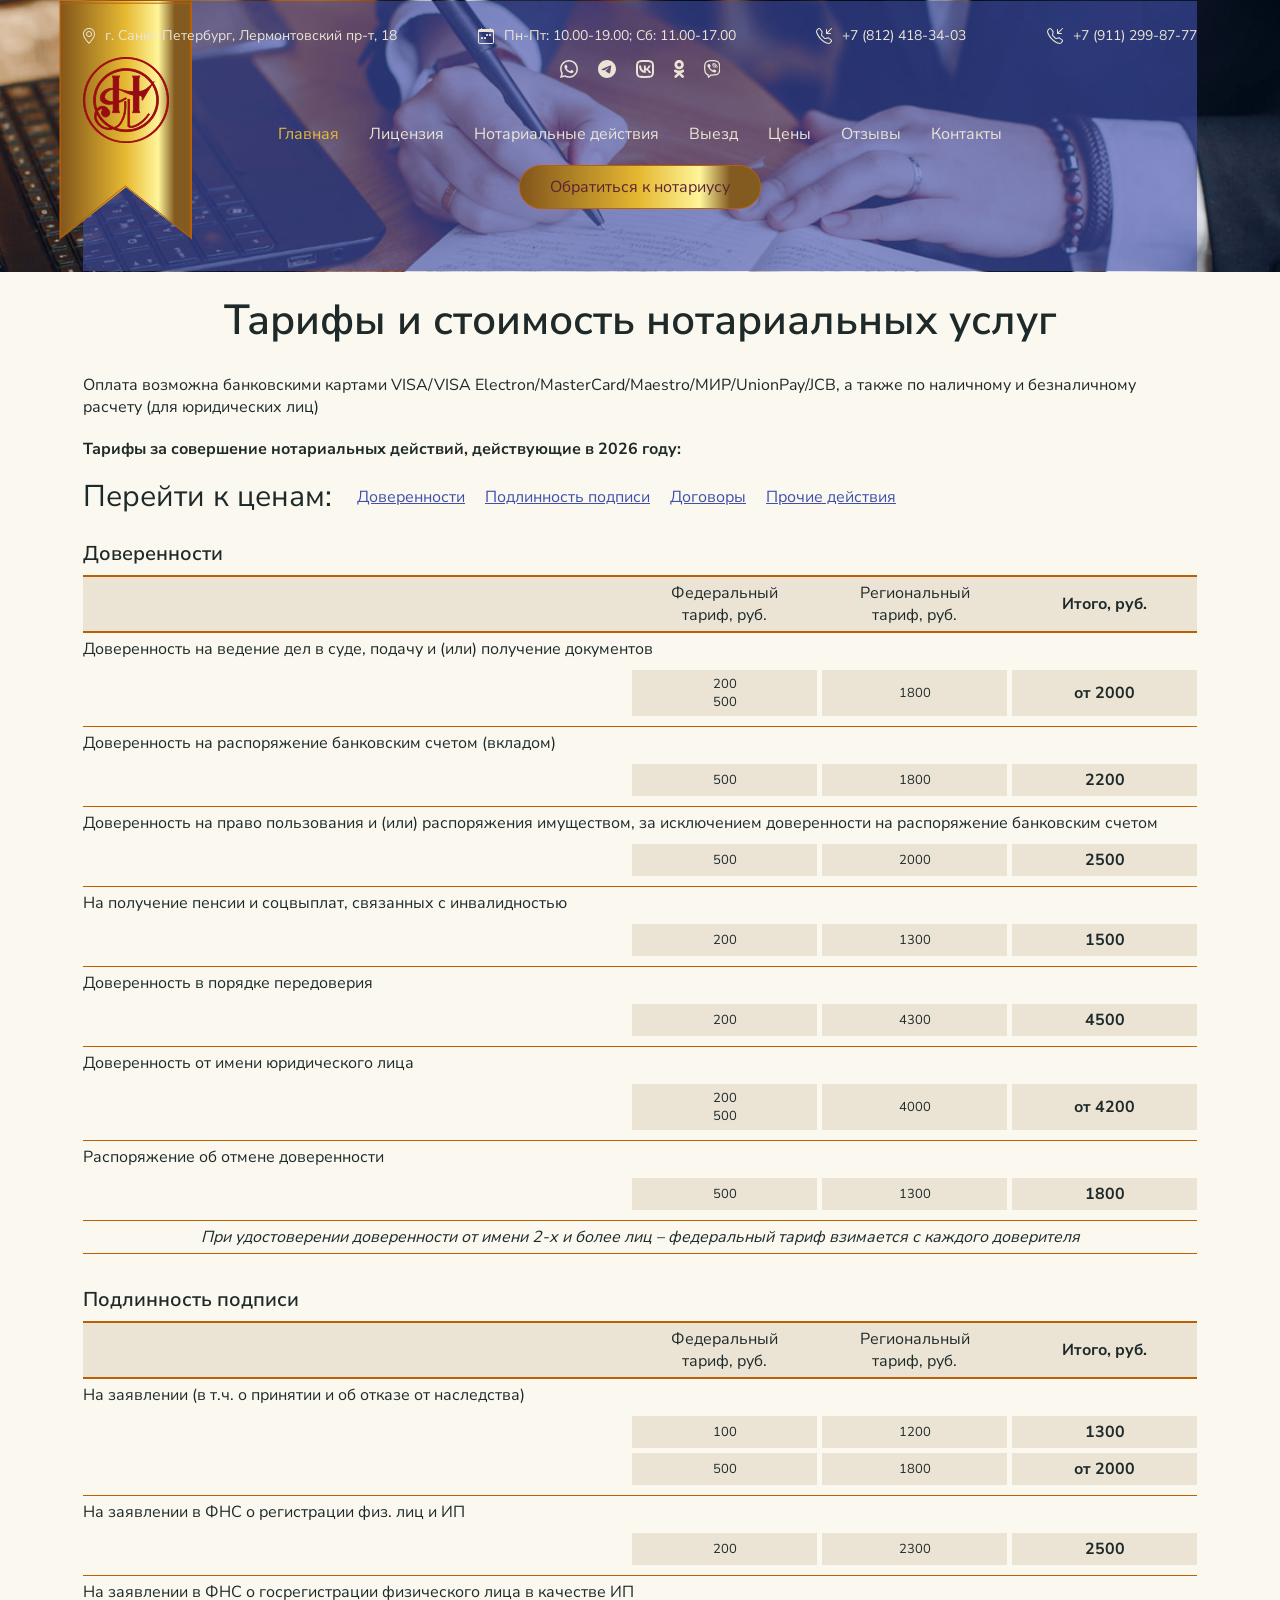
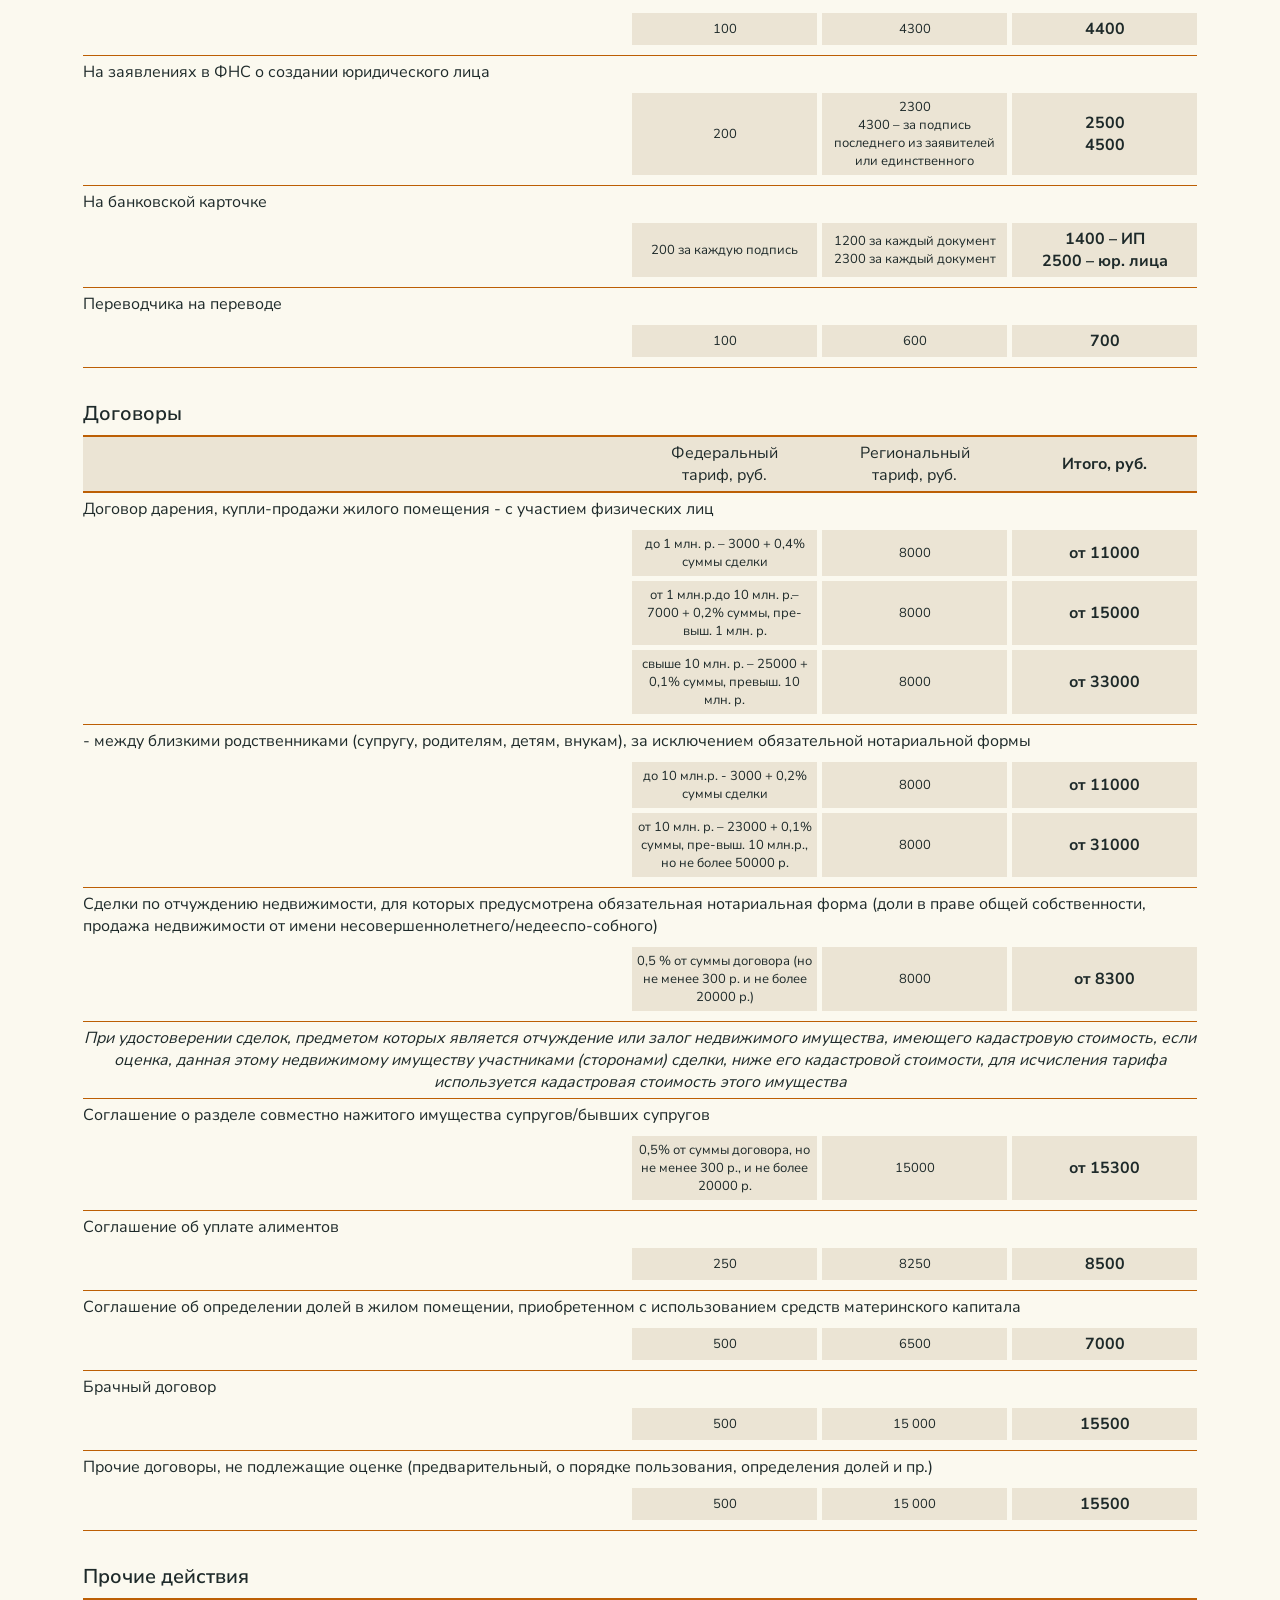
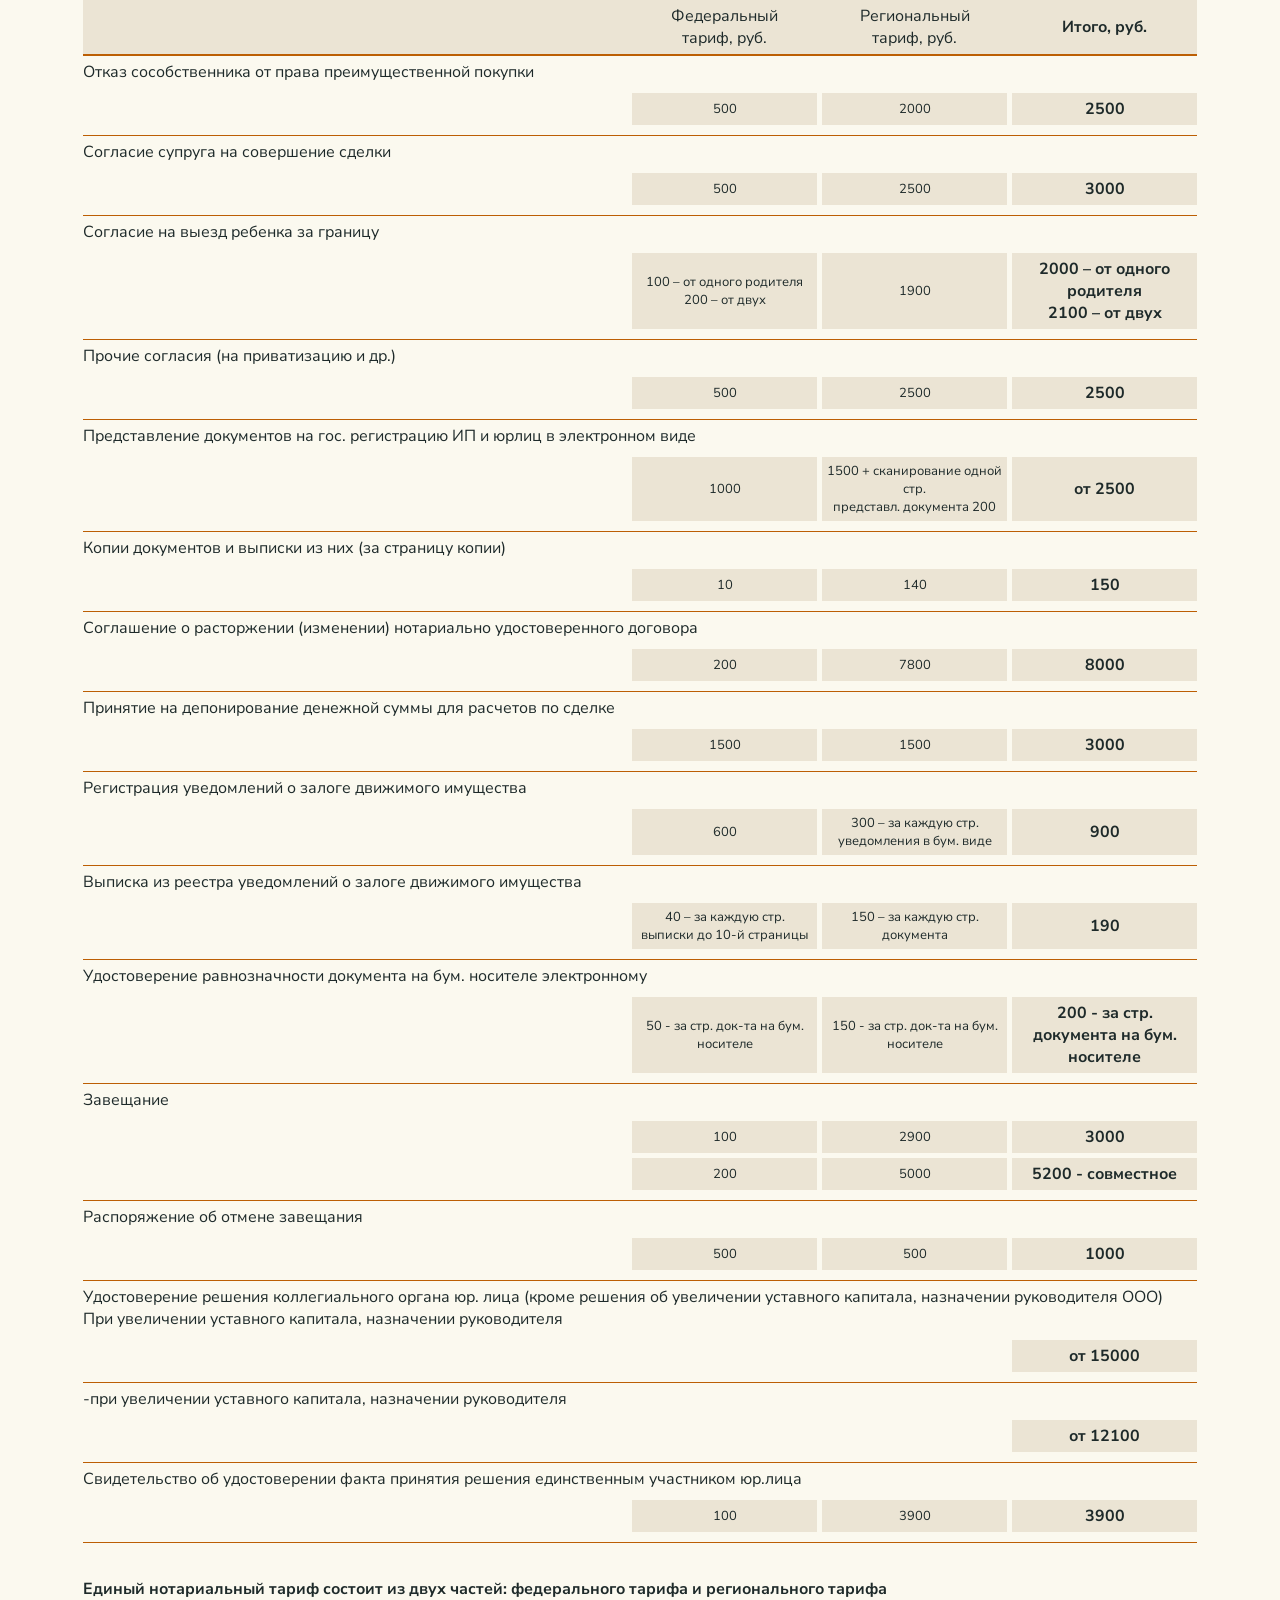
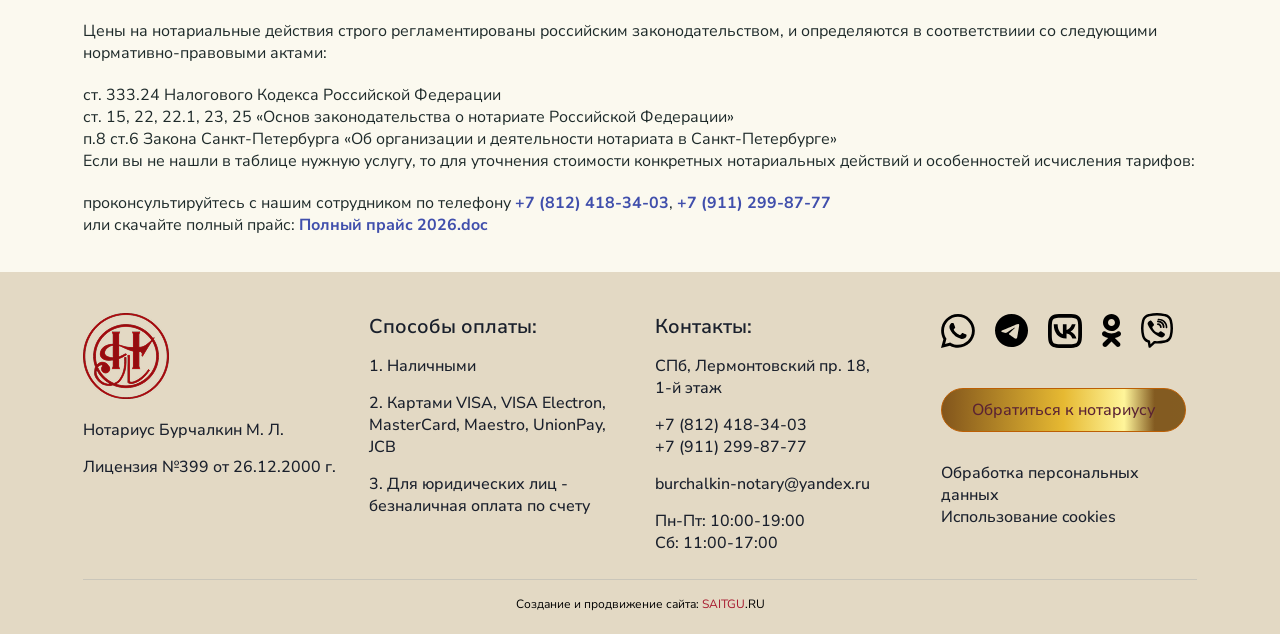
<file: ceny.html>
<!DOCTYPE html>
<html lang="ru">

<head>
  <meta charset="UTF-8">
  <meta name="viewport" content="width=device-width, initial-scale=1.0">
  <title>Цены</title>
  <link rel="stylesheet" href="css/slick.css">
  <link rel="stylesheet" href="css/fancybox.css">
  <link rel="stylesheet" href="css/splide.min.css">
  <link rel="stylesheet" href="css/jquery.modal.min.css">
  <link rel="stylesheet" href="css/main.css">
</head>

<body>
  <header class="header-page">
    <div class="nb-container">
      <img class="logo-bg" src="img/logo-bg.svg" alt="">
      <ul class="top-contacts">
        <li class="top-contacts__item">
          <svg viewBox="0 0 12 16" fill="none" xmlns="http://www.w3.org/2000/svg">
            <path
              d="M10.1658 8.93977C9.64175 10.0015 8.93246 11.0601 8.20575 12.01C7.48132 12.957 6.75442 13.7768 6.20768 14.3605C6.13503 14.438 6.06566 14.5113 6 14.5801C5.93434 14.5113 5.86497 14.438 5.79232 14.3605C5.24558 13.7768 4.51868 12.957 3.79425 12.01C3.06754 11.0601 2.35825 10.0015 1.83423 8.93977C1.3048 7.86708 1 6.86191 1 6C1 3.23858 3.23858 1 6 1C8.76142 1 11 3.23858 11 6C11 6.86191 10.6952 7.86708 10.1658 8.93977ZM6 16C6 16 12 10.3137 12 6C12 2.68629 9.31371 0 6 0C2.68629 0 0 2.68629 0 6C0 10.3137 6 16 6 16Z"
              fill="#EBE4D4" />
            <path
              d="M6 8C4.89543 8 4 7.10457 4 6C4 4.89543 4.89543 4 6 4C7.10457 4 8 4.89543 8 6C8 7.10457 7.10457 8 6 8ZM6 9C7.65685 9 9 7.65685 9 6C9 4.34315 7.65685 3 6 3C4.34315 3 3 4.34315 3 6C3 7.65685 4.34315 9 6 9Z"
              fill="#EBE4D4" />
          </svg>
          <a class="top-contacts__link" href="https://yandex.ru/maps/-/CLWBqMko" target="_blank">
            г. Санкт-Петербург, Лермонтовский пр-т, 18
          </a>
        </li>
        <li class="top-contacts__item">
          <svg viewBox="0 0 16 16" fill="none" xmlns="http://www.w3.org/2000/svg">
            <path
              d="M11 6.5C11 6.22386 11.2239 6 11.5 6H12.5C12.7761 6 13 6.22386 13 6.5V7.5C13 7.77614 12.7761 8 12.5 8H11.5C11.2239 8 11 7.77614 11 7.5V6.5Z"
              fill="#EBE4D4" />
            <path
              d="M8 6.5C8 6.22386 8.22386 6 8.5 6H9.5C9.77614 6 10 6.22386 10 6.5V7.5C10 7.77614 9.77614 8 9.5 8H8.5C8.22386 8 8 7.77614 8 7.5V6.5Z"
              fill="#EBE4D4" />
            <path
              d="M3 9.5C3 9.22386 3.22386 9 3.5 9H4.5C4.77614 9 5 9.22386 5 9.5V10.5C5 10.7761 4.77614 11 4.5 11H3.5C3.22386 11 3 10.7761 3 10.5V9.5Z"
              fill="#EBE4D4" />
            <path
              d="M6 9.5C6 9.22386 6.22386 9 6.5 9H7.5C7.77614 9 8 9.22386 8 9.5V10.5C8 10.7761 7.77614 11 7.5 11H6.5C6.22386 11 6 10.7761 6 10.5V9.5Z"
              fill="#EBE4D4" />
            <path
              d="M3.5 0C3.77614 0 4 0.223858 4 0.5V1H12V0.5C12 0.223858 12.2239 0 12.5 0C12.7761 0 13 0.223858 13 0.5V1H14C15.1046 1 16 1.89543 16 3V14C16 15.1046 15.1046 16 14 16H2C0.895431 16 0 15.1046 0 14V3C0 1.89543 0.895431 1 2 1H3V0.5C3 0.223858 3.22386 0 3.5 0ZM1 4V14C1 14.5523 1.44772 15 2 15H14C14.5523 15 15 14.5523 15 14V4H1Z"
              fill="#EBE4D4" />
          </svg>
          Пн-Пт: 10.00-19.00; Сб: 11.00-17.00
        </li>
        <li class="top-contacts__item">
          <svg viewBox="0 0 16 16" fill="none" xmlns="http://www.w3.org/2000/svg">
            <path
              d="M15.8536 0.146447C16.0488 0.341709 16.0488 0.658291 15.8536 0.853553L11.7071 5H14.5C14.7761 5 15 5.22386 15 5.5C15 5.77614 14.7761 6 14.5 6H10.5C10.2239 6 10 5.77614 10 5.5V1.5C10 1.22386 10.2239 1 10.5 1C10.7761 1 11 1.22386 11 1.5V4.29289L15.1464 0.146447C15.3417 -0.0488155 15.6583 -0.0488155 15.8536 0.146447Z"
              fill="#EBE4D4" />
            <path
              d="M3.65387 1.32849C3.40343 1.00649 2.92745 0.976861 2.639 1.26531L1.60508 2.29923C1.1216 2.78271 0.94387 3.46766 1.1551 4.06847C2.00338 6.48124 3.39215 8.74671 5.32272 10.6773C7.25329 12.6078 9.51876 13.9966 11.9315 14.8449C12.5323 15.0561 13.2173 14.8784 13.7008 14.3949L14.7347 13.361C15.0231 13.0726 14.9935 12.5966 14.6715 12.3461L12.3653 10.5524C12.2008 10.4245 11.9866 10.3793 11.7845 10.4298L9.59541 10.9771C9.00082 11.1257 8.37183 10.9515 7.93845 10.5181L5.48187 8.06155C5.04849 7.62817 4.87427 6.99919 5.02292 6.40459L5.57019 4.21553C5.62073 4.01336 5.57552 3.79918 5.44758 3.63468L3.65387 1.32849ZM1.88477 0.511076C2.62689 -0.231039 3.8515 -0.154797 4.49583 0.673634L6.28954 2.97983C6.6187 3.40304 6.73502 3.95409 6.60498 4.47423L6.05772 6.66329C5.99994 6.8944 6.06766 7.13888 6.2361 7.30732L8.69268 9.7639C8.86113 9.93235 9.1056 10.0001 9.33671 9.94229L11.5258 9.39502C12.0459 9.26499 12.597 9.3813 13.0202 9.71047L15.3264 11.5042C16.1548 12.1485 16.231 13.3731 15.4889 14.1152L14.455 15.1492C13.7153 15.8889 12.6089 16.2137 11.5778 15.8512C9.01754 14.9511 6.61438 13.4774 4.56849 11.4315C2.5226 9.38562 1.04895 6.98246 0.148838 4.42225C-0.213682 3.39112 0.11113 2.28472 0.85085 1.545L1.88477 0.511076Z"
              fill="#EBE4D4" />
          </svg>
          <a class="top-contacts__link" href="tel:78124183403">
            +7 (812) 418-34-03
          </a>
        </li>
        <li class="top-contacts__item">
          <svg viewBox="0 0 16 16" fill="none" xmlns="http://www.w3.org/2000/svg">
            <path
              d="M15.8536 0.146447C16.0488 0.341709 16.0488 0.658291 15.8536 0.853553L11.7071 5H14.5C14.7761 5 15 5.22386 15 5.5C15 5.77614 14.7761 6 14.5 6H10.5C10.2239 6 10 5.77614 10 5.5V1.5C10 1.22386 10.2239 1 10.5 1C10.7761 1 11 1.22386 11 1.5V4.29289L15.1464 0.146447C15.3417 -0.0488155 15.6583 -0.0488155 15.8536 0.146447Z"
              fill="#EBE4D4" />
            <path
              d="M3.65387 1.32849C3.40343 1.00649 2.92745 0.976861 2.639 1.26531L1.60508 2.29923C1.1216 2.78271 0.94387 3.46766 1.1551 4.06847C2.00338 6.48124 3.39215 8.74671 5.32272 10.6773C7.25329 12.6078 9.51876 13.9966 11.9315 14.8449C12.5323 15.0561 13.2173 14.8784 13.7008 14.3949L14.7347 13.361C15.0231 13.0726 14.9935 12.5966 14.6715 12.3461L12.3653 10.5524C12.2008 10.4245 11.9866 10.3793 11.7845 10.4298L9.59541 10.9771C9.00082 11.1257 8.37183 10.9515 7.93845 10.5181L5.48187 8.06155C5.04849 7.62817 4.87427 6.99919 5.02292 6.40459L5.57019 4.21553C5.62073 4.01336 5.57552 3.79918 5.44758 3.63468L3.65387 1.32849ZM1.88477 0.511076C2.62689 -0.231039 3.8515 -0.154797 4.49583 0.673634L6.28954 2.97983C6.6187 3.40304 6.73502 3.95409 6.60498 4.47423L6.05772 6.66329C5.99994 6.8944 6.06766 7.13888 6.2361 7.30732L8.69268 9.7639C8.86113 9.93235 9.1056 10.0001 9.33671 9.94229L11.5258 9.39502C12.0459 9.26499 12.597 9.3813 13.0202 9.71047L15.3264 11.5042C16.1548 12.1485 16.231 13.3731 15.4889 14.1152L14.455 15.1492C13.7153 15.8889 12.6089 16.2137 11.5778 15.8512C9.01754 14.9511 6.61438 13.4774 4.56849 11.4315C2.5226 9.38562 1.04895 6.98246 0.148838 4.42225C-0.213682 3.39112 0.11113 2.28472 0.85085 1.545L1.88477 0.511076Z"
              fill="#EBE4D4" />
          </svg>
          <a class="top-contacts__link" href="tel:79112998777">
            +7 (911) 299-87-77
          </a>
        </li>
        <li class="top-contacts__item">
          <ul class="social-list">
            <li class="social-list__item">
              <a class="social-list__link" href="#">
                <svg viewBox="0 0 34 34" fill="none" xmlns="http://www.w3.org/2000/svg">
                  <path
                    d="M28.9028 4.94369C25.7282 1.75291 21.4953 0 16.9879 0C7.70633 0 0.145402 7.56094 0.137325 16.8425C0.137325 19.8152 0.912804 22.7071 2.38298 25.2678L0 34L8.93417 31.6574C11.3979 32.9983 14.1687 33.7092 16.9879 33.7092H16.9959C26.2775 33.7092 33.8384 26.1483 33.8465 16.8586C33.8384 12.3592 32.0855 8.1264 28.9028 4.94369ZM16.9879 30.8577C14.4675 30.8577 12.0038 30.1791 9.85505 28.9028L9.34614 28.5959L4.04703 29.9853L5.46067 24.8154L5.12947 24.2823C3.72392 22.0527 2.98883 19.4759 2.98883 16.8344C2.98883 9.12806 9.27344 2.84343 16.9959 2.84343C20.736 2.84343 24.2499 4.30554 26.8994 6.94702C29.5409 9.59658 30.995 13.1105 30.995 16.8506C30.9869 24.5811 24.7023 30.8577 16.9879 30.8577ZM24.6699 20.3725C24.2499 20.1625 22.1819 19.1447 21.7942 18.9993C21.4065 18.862 21.1237 18.7893 20.8491 19.2093C20.5664 19.6294 19.7586 20.5826 19.5162 20.8572C19.2739 21.1399 19.0235 21.1723 18.6034 20.9622C18.1834 20.7522 16.8263 20.3079 15.2188 18.87C13.9667 17.7553 13.1266 16.374 12.8762 15.9539C12.6339 15.5339 12.852 15.3077 13.062 15.0976C13.2478 14.9119 13.482 14.6049 13.6921 14.3626C13.9021 14.1202 13.9748 13.9425 14.1121 13.6598C14.2494 13.3771 14.1848 13.1347 14.0798 12.9247C13.9748 12.7147 13.1347 10.6386 12.7793 9.79853C12.44 8.97458 12.0926 9.08767 11.8341 9.07959C11.5918 9.06344 11.3091 9.06344 11.0264 9.06344C10.7436 9.06344 10.2913 9.16845 9.90352 9.5885C9.51578 10.0086 8.43334 11.0264 8.43334 13.1024C8.43334 15.1784 9.94391 17.1737 10.1539 17.4564C10.364 17.7391 13.1185 21.9881 17.3433 23.8137C18.3449 24.2499 19.1285 24.5084 19.7424 24.7023C20.7522 25.0254 21.665 24.977 22.392 24.8719C23.1998 24.7508 24.88 23.8541 25.2354 22.8686C25.5828 21.8831 25.5827 21.043 25.4777 20.8653C25.3727 20.6876 25.09 20.5826 24.6699 20.3725Z" />
                </svg>
              </a>
            </li>
            <li class="social-list__item">
              <a class="social-list__link" href="#">
                <svg viewBox="0 0 33 33" fill="none" xmlns="http://www.w3.org/2000/svg">
                  <path
                    d="M33 16.5C33 25.6127 25.6127 33 16.5 33C7.3873 33 0 25.6127 0 16.5C0 7.3873 7.3873 0 16.5 0C25.6127 0 33 7.3873 33 16.5ZM17.0914 12.1811C15.4865 12.8486 12.279 14.2302 7.46894 16.3259C6.68785 16.6365 6.27869 16.9404 6.24144 17.2375C6.17849 17.7396 6.80731 17.9373 7.66361 18.2066C7.78009 18.2432 7.90077 18.2812 8.0245 18.3214C8.86696 18.5952 10.0002 18.9156 10.5894 18.9284C11.1238 18.9399 11.7202 18.7196 12.3787 18.2674C16.8729 15.2337 19.1929 13.7003 19.3385 13.6673C19.4413 13.6439 19.5837 13.6146 19.6801 13.7004C19.7766 13.7861 19.7671 13.9485 19.7569 13.9921C19.6946 14.2576 17.2263 16.5524 15.9489 17.74C15.5507 18.1102 15.2682 18.3728 15.2104 18.4328C15.0811 18.5672 14.9493 18.6942 14.8226 18.8164C14.0399 19.5709 13.453 20.1367 14.8551 21.0606C15.5288 21.5047 16.068 21.8718 16.6059 22.2381C17.1933 22.6382 17.7792 23.0372 18.5373 23.5341C18.7304 23.6607 18.9149 23.7922 19.0946 23.9203C19.7782 24.4076 20.3924 24.8455 21.1511 24.7757C21.592 24.7351 22.0475 24.3205 22.2788 23.084C22.8254 20.1619 23.8998 13.8304 24.1481 11.2214C24.1699 10.9928 24.1425 10.7003 24.1205 10.5719C24.0986 10.4435 24.0526 10.2605 23.8857 10.125C23.688 9.96462 23.3828 9.9308 23.2463 9.9332C22.6257 9.94413 21.6736 10.2752 17.0914 12.1811Z" />
                </svg>
              </a>
            </li>
            <li class="social-list__item">
              <a class="social-list__link" href="#">
                <svg viewBox="0 0 34 34" fill="none" xmlns="http://www.w3.org/2000/svg">
                  <path
                    d="M5.34516 5.3471C4.69569 6.00602 4.269 6.93115 4.03111 8.6889C3.78755 10.5108 3.78567 12.9237 3.78567 16.3958V17.6041C3.78567 21.0705 3.78755 23.4816 4.03111 25.3016C4.26711 27.0612 4.69568 27.992 5.34705 28.6566C6.00785 29.3042 6.93297 29.7328 8.68882 29.9688C10.5107 30.2124 12.9236 30.2161 16.3957 30.2161H17.604C21.0703 30.2161 23.4813 30.2124 25.3033 29.9688C27.061 29.7328 27.9918 29.3042 28.6564 28.6529C29.3039 27.9939 29.7325 27.0688 29.9685 25.3111C30.214 23.4891 30.2158 21.0762 30.2158 17.6041V16.3958C30.2158 12.9294 30.2121 10.5184 29.9704 8.69834C29.7325 6.9387 29.3039 6.00791 28.6526 5.34332C27.9937 4.69573 27.0685 4.26715 25.3108 4.03115C23.4889 3.78759 21.076 3.78381 17.604 3.78381H16.3957C12.9293 3.78381 10.5183 3.78759 8.69826 4.03115C6.93863 4.26715 6.00974 4.69573 5.34516 5.3471ZM16.3957 0.00776935H17.604C20.3321 0.00776935 23.1018 -0.0734158 25.8111 0.289085C27.9937 0.581728 29.842 1.20666 31.3184 2.66799L31.3335 2.68499C32.793 4.1652 33.4198 6.01357 33.7124 8.19801C34.073 10.9035 33.9919 13.6714 33.9919 16.3958V17.6041C33.9919 20.3304 34.0749 23.1002 33.7105 25.8114C33.4198 27.9939 32.793 29.8423 31.3317 31.3187L31.3147 31.3338C29.8364 32.7933 27.988 33.4182 25.8017 33.7127C23.0962 34.0734 20.3284 33.9922 17.604 33.9922H16.3957C13.6694 33.9922 10.8997 34.0734 8.19038 33.7109C6.00596 33.4182 4.1576 32.7933 2.68307 31.332L2.66608 31.315C1.20854 29.8348 0.581723 27.9864 0.289082 25.8019C-0.0734151 23.0983 0.00776928 20.3304 0.00776928 17.6041V16.3958C0.00776928 13.6695 -0.0734148 10.8998 0.29097 8.18857C0.581723 6.00602 1.20854 4.15764 2.66986 2.68121L2.68496 2.66611C4.16516 1.20666 6.01351 0.581728 8.19793 0.287197C10.9053 -0.0715276 13.6731 0.00776935 16.3957 0.00776935ZM5.73975 10.3504C5.921 19.1863 10.3389 24.4879 18.0873 24.4879H18.5404V19.4355C21.3838 19.7187 23.5361 21.8031 24.397 24.4879H28.4185C28.0062 22.9622 27.2751 21.5413 26.2734 20.3189C25.2717 19.0965 24.0221 18.1004 22.6072 17.3965C23.8748 16.6242 24.9697 15.599 25.8233 14.3847C26.677 13.1704 27.2712 11.7932 27.5689 10.339H23.9212C23.1283 13.1484 20.772 15.6972 18.5404 15.9351V10.3504H14.8815V20.1379C12.6159 19.5715 9.7612 16.8301 9.63659 10.3504H5.73975Z" />
                </svg>
              </a>
            </li>
            <li class="social-list__item">
              <a class="social-list__link" href="#">
                <svg viewBox="0 0 19 33" fill="none" xmlns="http://www.w3.org/2000/svg">
                  <path
                    d="M9.47729 17.0629C4.82979 17.0629 0.967017 13.1919 0.967017 8.61146C0.967017 3.8726 4.82979 0 9.47893 0C14.286 0 17.9892 3.87095 17.9892 8.61146C17.9855 9.72521 17.7632 10.8273 17.3348 11.8549C16.9065 12.8825 16.2805 13.8154 15.4927 14.6003C14.7049 15.3852 13.7707 16.0069 12.7434 16.4297C11.716 16.8525 10.6157 17.0682 9.50525 17.0645L9.47729 17.0629ZM9.47729 4.97811C7.50971 4.97811 6.01264 6.63638 6.01264 8.61311C6.01264 10.5865 7.50971 12.0881 9.47893 12.0881C11.5271 12.0881 12.9452 10.5865 12.9452 8.61311C12.9469 6.63473 11.5271 4.97811 9.47729 4.97811ZM12.8663 24.0953L17.675 28.7566C18.6209 29.7812 18.6209 31.2827 17.675 32.2315C16.6517 33.2562 15.074 33.2562 14.286 32.2315L9.47893 27.491L4.82979 32.2315C4.35763 32.7051 3.7259 32.941 3.01521 32.941C2.46409 32.941 1.834 32.7034 1.28124 32.2315C0.335286 31.2827 0.335286 29.7812 1.28124 28.7549L6.16728 24.0936C4.40282 23.5694 2.71017 22.8272 1.12824 21.8842C-0.0546105 21.2523 -0.289864 19.6732 0.340222 18.4868C1.12824 17.3021 2.54634 16.987 3.80816 17.7773C5.51679 18.8231 7.47973 19.3764 9.4814 19.3764C11.4831 19.3764 13.446 18.8231 15.1546 17.7773C16.4165 16.987 17.9119 17.3021 18.6209 18.4868C19.3316 19.6732 19.0141 21.2506 17.9102 21.8842C16.4148 22.833 14.6808 23.5441 12.8679 24.0969L12.8663 24.0953Z" />
                </svg>
              </a>
            </li>
            <li class="social-list__item">
              <a class="social-list__link" href="#">
                <svg viewBox="0 0 32 35" fill="none" xmlns="http://www.w3.org/2000/svg">
                  <path
                    d="M9.82405 7.57209C9.51794 7.52851 9.20572 7.58842 8.9396 7.74181H8.91654C8.2989 8.09407 7.74221 8.5376 7.26786 9.05959C6.87258 9.50311 6.65846 9.95145 6.60247 10.3838C6.56952 10.64 6.59258 10.8993 6.66999 11.1443L6.69964 11.1603C7.14434 12.4301 7.72409 13.6518 8.43231 14.8014C9.34591 16.416 10.4696 17.9093 11.7758 19.2447L11.8153 19.2992L11.8779 19.344L11.9158 19.3872L11.9619 19.4257C13.3404 20.6991 14.8801 21.7968 16.5439 22.6921C18.4462 23.6992 19.6008 24.1748 20.2942 24.3733V24.3829C20.4968 24.4438 20.6813 24.471 20.8674 24.471C21.4582 24.4298 22.0175 24.1963 22.4551 23.8081C22.9904 23.347 23.4433 22.8042 23.7958 22.2005V22.1893C24.1268 21.5809 24.0148 21.0076 23.5372 20.6185C22.5786 19.8026 21.5411 19.0787 20.4391 18.4569C19.7013 18.0679 18.9519 18.3032 18.6488 18.6971L18.0015 19.4913C17.6688 19.8852 17.066 19.8308 17.066 19.8308L17.0496 19.8404C12.5515 18.7243 11.3508 14.2971 11.3508 14.2971C11.3508 14.2971 11.2948 13.695 11.7115 13.3876L12.5219 12.7535C12.9106 12.4461 13.1807 11.7192 12.764 11.0018C12.1259 9.93131 11.3829 8.92322 10.5454 7.9916C10.3623 7.77284 10.1057 7.62375 9.82076 7.57048M17.4251 5.64746C17.2067 5.64746 16.9972 5.73181 16.8428 5.88195C16.6883 6.03209 16.6016 6.23572 16.6016 6.44805C16.6016 6.66038 16.6883 6.86402 16.8428 7.01416C16.9972 7.1643 17.2067 7.24865 17.4251 7.24865C19.5069 7.24865 21.2363 7.90993 22.605 9.17807C23.3083 9.87139 23.8567 10.6928 24.2158 11.5927C24.5765 12.4941 24.7412 13.4564 24.6984 14.4204C24.6892 14.6327 24.7671 14.8399 24.9151 14.9963C25.0631 15.1528 25.2689 15.2457 25.4873 15.2546C25.7057 15.2635 25.9188 15.1877 26.0797 15.0439C26.2407 14.9 26.3362 14.6999 26.3454 14.4876C26.3945 13.302 26.1921 12.1193 25.7508 11.013C25.3074 9.90114 24.6323 8.89044 23.7678 8.04444L23.7513 8.02842C22.0532 6.45126 19.9055 5.64746 17.4251 5.64746Z" />
                  <path
                    d="M16.8829 7.53104C16.6487 7.53104 16.4242 7.62278 16.2586 7.78607C16.093 7.94936 16 8.17083 16 8.40177C16 8.6327 16.093 8.85417 16.2586 9.01746C16.4242 9.18076 16.6487 9.27249 16.8829 9.27249H16.9129C18.5232 9.38569 19.6957 9.91509 20.5167 10.7841C21.359 11.6792 21.7951 12.792 21.7616 14.1677C21.7562 14.3987 21.844 14.6222 22.0058 14.7893C22.1675 14.9563 22.39 15.0532 22.6241 15.0585C22.8583 15.0638 23.085 14.9771 23.2543 14.8176C23.4237 14.6581 23.5219 14.4387 23.5273 14.2078C23.5697 12.4019 22.9799 10.8433 21.811 9.59989V9.5964C20.6156 8.33211 18.9752 7.66339 17.0012 7.53278L16.9711 7.5293L16.8829 7.53104Z" />
                  <path
                    d="M16.9613 10.3559C16.843 10.3456 16.7239 10.359 16.611 10.3954C16.498 10.4318 16.3937 10.4905 16.3041 10.568C16.2144 10.6454 16.1414 10.74 16.0894 10.8461C16.0374 10.9522 16.0074 11.0677 16.0012 11.1856C15.995 11.3034 16.0128 11.4214 16.0535 11.5323C16.0941 11.6432 16.1568 11.7448 16.2379 11.8311C16.3189 11.9174 16.4166 11.9865 16.5251 12.0344C16.6336 12.0823 16.7507 12.108 16.8694 12.1099C17.6081 12.1486 18.0799 12.37 18.3768 12.667C18.6755 12.9658 18.8982 13.4456 18.9388 14.196C18.941 14.3139 18.9671 14.4302 19.0154 14.5379C19.0638 14.6456 19.1334 14.7425 19.2202 14.8229C19.3071 14.9033 19.4092 14.9654 19.5207 15.0057C19.6322 15.0459 19.7507 15.0634 19.8691 15.0572C19.9876 15.0509 20.1035 15.021 20.2101 14.9693C20.3167 14.9175 20.4116 14.8449 20.4894 14.7559C20.5672 14.6668 20.6261 14.5631 20.6627 14.4509C20.6993 14.3387 20.7129 14.2204 20.7025 14.1029C20.6459 13.0484 20.3137 12.1169 19.6333 11.4315C18.9494 10.7461 18.0181 10.4122 16.9613 10.3559Z" />
                  <path fill-rule="evenodd" clip-rule="evenodd"
                    d="M7.98785 0.885746C13.2642 -0.295249 18.7358 -0.295249 24.0121 0.885746L24.5743 1.01027C26.1163 1.35642 27.5324 2.12342 28.6657 3.22624C29.7989 4.32906 30.605 5.7246 30.9946 7.25814C32.3351 12.5427 32.3351 18.0789 30.9946 23.3635C30.605 24.897 29.7989 26.2925 28.6657 27.3954C27.5324 28.4982 26.1163 29.2652 24.5743 29.6113L24.0105 29.7358C20.7057 30.4748 17.3149 30.7536 13.934 30.5644L9.5349 34.506C9.36905 34.6547 9.16639 34.7561 8.94806 34.7996C8.72974 34.8431 8.50375 34.8271 8.29369 34.7533C8.08364 34.6795 7.89721 34.5506 7.75387 34.3801C7.61053 34.2096 7.51554 34.0036 7.4788 33.7838L6.75088 29.4303C5.35541 28.9947 4.09466 28.2084 3.08887 27.1463C2.08308 26.0843 1.36579 24.7819 1.00541 23.3635C-0.335138 18.0789 -0.335138 12.5427 1.00541 7.25814C1.39498 5.7246 2.20108 4.32906 3.33434 3.22624C4.4676 2.12342 5.88374 1.35642 7.42574 1.01027L7.98785 0.885746ZM23.4699 3.31483C18.5507 2.2137 13.4493 2.2137 8.53007 3.31483L7.9663 3.44101C6.87352 3.68705 5.87005 4.2311 5.067 5.01295C4.26395 5.79479 3.69265 6.78391 3.41635 7.87081C2.17771 12.7533 2.17771 17.8683 3.41635 22.7508C3.69278 23.8379 4.26433 24.8272 5.06769 25.609C5.87105 26.3909 6.87487 26.9348 7.96796 27.1806L8.11719 27.2138C8.3586 27.2679 8.57843 27.3928 8.74856 27.5726C8.9187 27.7524 9.03141 27.979 9.07228 28.2233L9.55977 31.1422L12.6638 28.3611C12.7878 28.2497 12.9328 28.1644 13.0903 28.1102C13.2478 28.056 13.4146 28.034 13.5808 28.0456C16.8955 28.28 20.2266 28.0311 23.4699 27.3068L24.032 27.1806C25.1251 26.9348 26.1289 26.3909 26.9323 25.609C27.7357 24.8272 28.3072 23.8379 28.5836 22.7508C29.8206 17.8694 29.8206 12.7539 28.5836 7.87081C28.3072 6.7837 27.7357 5.79443 26.9323 5.01257C26.1289 4.23071 25.1251 3.68677 24.032 3.44101L23.4699 3.31483Z" />
                </svg>
              </a>
            </li>
          </ul>
        </li>
      </ul>
      <div class="menu-wrap">
        <a class="logo-link" href="">
          <img class="logo" src="img/logo.png" alt="">
        </a>
        <nav class="main-nav">
          <input type="checkbox" id="toggle-menu" class="toggle-menu">
          <label for="toggle-menu" class="burger-btn">
            <span></span>
          </label>

          <ul class="menu-list">
            <li class="menu-list__item menu-list__item--active">
              <a class="menu-list__link" href="#">Главная</a>
            </li>
            <li class="menu-list__item">
              <a class="menu-list__link" href="#">Лицензия</a>
            </li>
            <li class="menu-list__item">
              <a class="menu-list__link" href="#">Нотариальные действия</a>
            </li>
            <li class="menu-list__item">
              <a class="menu-list__link" href="#">Выезд</a>
            </li>
            <li class="menu-list__item">
              <a class="menu-list__link" href="#">Цены</a>
            </li>
            <li class="menu-list__item">
              <a class="menu-list__link" href="#">Отзывы</a>
            </li>
            <!-- <li class="menu__item">
                            <a class="menu__link" href="#">Новости</a>
                        </li> -->
            <li class="menu-list__item">
              <a class="menu-list__link" href="#">Контакты</a>
            </li>
          </ul>
        </nav>
        <button class="accent-btn" type="button" data-modal="#main-form">Обратиться к нотариусу</button>
      </div>
    </div>
  </header>

  <main class="main">
    <div class="nb-container">
      <section class="s-page">

        <h1>Тарифы и стоимость нотариальных услуг</h1>
        
        <p>Оплата возможна банковскими картами VISA/VISA Electron/MasterCard/Maestro/МИР/UnionPay/JCB, а также по наличному и безналичному расчету (для юридических лиц)</p>
        <p><strong>Тарифы за совершение нотариальных действий, действующие в 2026 году:</strong></p>
        <div class="go-price">
          <h2>Перейти к ценам:</h2>
          <ul>
            <li><a href="#doverennosti">Доверенности</a></li>
            <li><a href="#podlinnost-podpisi">Подлинность подписи</a></li>
            <li><a href="#dogovory">Договоры</a></li>
            <li><a href="#prochie-dejstviya">Прочие действия</a></li>
          </ul>
        </div>
       
        <div class="price-group" id="doverennosti">
          <h3>Доверенности</h3>
          <div class="price-group__list">

            <div class="price-group__subtitle">
              <span>Федеральный<br> тариф, руб.</span>
              <span>Региональный<br> тариф, руб.</span>
              <span>Итого, руб.</span>
            </div>

            <div class="price-group__item">
              <h4>Доверенность на ведение дел в суде, подачу и (или) получение документов</h4>
              <div class="price-group__item-inner">
                <div class="price-group__item-row">
                  <span>200<br>500</span>
                  <span>1800</span>
                  <span>от 2000</span>
                </div>
              </div>
            </div>
            <div class="price-group__item">
              <h4>Доверенность на распоряжение банковским счетом (вкладом)</h4>
              <div class="price-group__item-inner">
                <div class="price-group__item-row">
                  <span>500</span>
                  <span>1800</span>
                  <span>2200</span>
                </div>
              </div>
            </div>
            <div class="price-group__item">
              <h4>Доверенность на право пользования и (или) распоряжения имуществом, за исключением доверенности на
                распоряжение банковским счетом</h4>
              <div class="price-group__item-inner">
                <div class="price-group__item-row">
                  <span>500</span>
                  <span>2000</span>
                  <span>2500</span>
                </div>
              </div>
            </div>
            <div class="price-group__item">
              <h4>На получение пенсии и соцвыплат, связанных с инвалидностью</h4>
              <div class="price-group__item-inner">
                <div class="price-group__item-row">
                  <span>200</span>
                  <span>1300</span>
                  <span>1500</span>
                </div>
              </div>
            </div>
            <div class="price-group__item">
              <h4>Доверенность в порядке передоверия</h4>
              <div class="price-group__item-inner">
                <div class="price-group__item-row">
                  <span>200</span>
                  <span>4300</span>
                  <span>4500</span>
                </div>
              </div>
            </div>
            <div class="price-group__item">
              <h4>Доверенность от имени юридического лица</h4>
              <div class="price-group__item-inner">
                <div class="price-group__item-row">
                  <span>200<br>500</span>
                  <span>4000</span>
                  <span>от 4200</span>
                </div>
              </div>
            </div>
            <div class="price-group__item">
              <h4>Распоряжение об отмене доверенности</h4>
              <div class="price-group__item-inner">
                <div class="price-group__item-row">
                  <span>500</span>
                  <span>1300</span>
                  <span>1800</span>
                </div>
              </div>
            </div>
            <div class="price-group__item price-group__item--comment">
              При удостоверении доверенности от имени 2-х и более лиц – федеральный тариф взимается с каждого доверителя
            </div>

          </div>
        </div>

        <div class="price-group" id="podlinnost-podpisi">
          <h3>Подлинность подписи</h3>
          <div class="price-group__list">

            <div class="price-group__subtitle">
              <span>Федеральный<br> тариф, руб.</span>
              <span>Региональный<br> тариф, руб.</span>
              <span>Итого, руб.</span>
            </div>

            <div class="price-group__item">
              <h4>На заявлении (в т.ч. о принятии и об отказе от наследства)</h4>
              <div class="price-group__item-inner">
                <div class="price-group__item-row">
                  <span>100</span>
                  <span>1200</span>
                  <span>1300</span>
                </div>
                <div class="price-group__item-row">
                  <span>500</span>
                  <span>1800</span>
                  <span>от 2000</span>
                </div>
              </div>
            </div>
            <div class="price-group__item">
              <h4>На заявлении в ФНС о регистрации физ. лиц и ИП</h4>
              <div class="price-group__item-inner">
                <div class="price-group__item-row">
                  <span>200</span>
                  <span>2300</span>
                  <span>2500</span>
                </div>
              </div>
            </div>
            <div class="price-group__item">
              <h4>На заявлении в ФНС о госрегистрации физического лица в качестве ИП</h4>
              <div class="price-group__item-inner">
                <div class="price-group__item-row">
                  <span>100</span>
                  <span>4300</span>
                  <span>4400</span>
                </div>
              </div>
            </div>
            <div class="price-group__item">
              <h4>На заявлениях в ФНС о создании юридического лица</h4>
              <div class="price-group__item-inner">
                <div class="price-group__item-row">
                  <span>200</span>
                  <span>2300<br>4300 – за подпись последнего из заявителей или единственного</span>
                  <span>2500<br>4500</span>
                </div>
              </div>
            </div>
            <div class="price-group__item">
              <h4>На банковской карточке</h4>
              <div class="price-group__item-inner">
                <div class="price-group__item-row">
                  <span>200 за каждую подпись</span>
                  <span>1200 за каждый документ<br>2300 за каждый документ</span>
                  <span>1400 – ИП<br>2500 – юр. лица</span>
                </div>
              </div>
            </div>
            <div class="price-group__item">
              <h4>Переводчика на переводе</h4>
              <div class="price-group__item-inner">
                <div class="price-group__item-row">
                  <span>100</span>
                  <span>600</span>
                  <span>700</span>
                </div>
              </div>
            </div>

          </div>
        </div>

        <div class="price-group" id="dogovory">
          <h3>Договоры</h3>
          <div class="price-group__list">

            <div class="price-group__subtitle">
              <span>Федеральный<br> тариф, руб.</span>
              <span>Региональный<br> тариф, руб.</span>
              <span>Итого, руб.</span>
            </div>

            <div class="price-group__item">
              <h4>Договор дарения, купли-продажи жилого помещения - с участием физических лиц</h4>
              <div class="price-group__item-inner">
                <div class="price-group__item-row">
                  <span>до 1 млн. р. – 3000 + 0,4% суммы сделки</span>
                  <span>8000</span>
                  <span>от 11000</span>
                </div>
                <div class="price-group__item-row">
                  <span>от 1 млн.р.до 10 млн. р.– 7000 + 0,2% суммы, пре-выш. 1 млн. р.</span>
                  <span>8000</span>
                  <span>от 15000</span>
                </div>
                <div class="price-group__item-row">
                  <span>свыше 10 млн. р. – 25000 + 0,1% суммы, превыш. 10 млн. р.</span>
                  <span>8000</span>
                  <span>от 33000</span>
                </div>
              </div>
            </div>
            <div class="price-group__item">
              <h4>- между близкими родственниками (супругу, родителям, детям, внукам), за исключением обязательной
                нотариальной формы</h4>
              <div class="price-group__item-inner">
                <div class="price-group__item-row">
                  <span>до 10 млн.р. - 3000 + 0,2% суммы сделки</span>
                  <span>8000</span>
                  <span>от 11000</span>
                </div>
                <div class="price-group__item-row">
                  <span>от 10 млн. р. – 23000 + 0,1% суммы, пре-выш. 10 млн.р., но не более 50000 р.</span>
                  <span>8000</span>
                  <span>от 31000</span>
                </div>
              </div>
            </div>
            <div class="price-group__item">
              <h4>Сделки по отчуждению недвижимости, для которых предусмотрена обязательная нотариальная форма (доли в
                праве общей собственности, продажа недвижимости от имени несовершеннолетнего/недееспо-собного)</h4>
              <div class="price-group__item-inner">
                <div class="price-group__item-row">
                  <span>0,5 % от суммы договора (но не менее 300 р. и не более 20000 р.)</span>
                  <span>8000</span>
                  <span>от 8300</span>
                </div>
              </div>
            </div>
            <div class="price-group__item price-group__item--comment">
              При удостоверении сделок, предметом которых является отчуждение или залог недвижимого имущества, 
              имеющего кадастровую стоимость, если оценка, данная этому недвижимому имуществу участниками (сторонами) сделки, 
              ниже его кадастровой стоимости, для исчисления тарифа используется кадастровая стоимость этого имущества
            </div>
            <div class="price-group__item">
              <h4>Соглашение о разделе совместно нажитого имущества супругов/бывших супругов</h4>
              <div class="price-group__item-inner">
                <div class="price-group__item-row">
                  <span>0,5% от суммы договора, но не менее 300 р., и не более 20000 р.</span>
                  <span>15000</span>
                  <span>от 15300</span>
                </div>
              </div>
            </div>
            <div class="price-group__item">
              <h4>Соглашение об уплате алиментов</h4>
              <div class="price-group__item-inner">
                <div class="price-group__item-row">
                  <span>250</span>
                  <span>8250</span>
                  <span>8500</span>
                </div>
              </div>
            </div>
            <div class="price-group__item">
              <h4>Соглашение об определении долей в жилом помещении, приобретенном с использованием средств материнского капитала</h4>
              <div class="price-group__item-inner">
                <div class="price-group__item-row">
                  <span>500</span>
                  <span>6500</span>
                  <span>7000</span>
                </div>
              </div>
            </div>
            <div class="price-group__item">
              <h4>Брачный договор</h4>
              <div class="price-group__item-inner">
                <div class="price-group__item-row">
                  <span>500</span>
                  <span>15 000</span>
                  <span>15500</span>
                </div>
              </div>
            </div>
            <div class="price-group__item">
              <h4>Прочие договоры, не подлежащие оценке (предварительный, о порядке пользования, определения долей и пр.)</h4>
              <div class="price-group__item-inner">
                <div class="price-group__item-row">
                  <span>500</span>
                  <span>15 000</span>
                  <span>15500</span>
                </div>
              </div>
            </div>
          </div>
        </div>

        <div class="price-group" id="prochie-dejstviya">
          <h3>Прочие действия</h3>
          <div class="price-group__list">

            <div class="price-group__subtitle">
              <span>Федеральный<br> тариф, руб.</span>
              <span>Региональный<br> тариф, руб.</span>
              <span>Итого, руб.</span>
            </div>

            <div class="price-group__item">
              <h4>Отказ сособственника от права преимущественной покупки</h4>
              <div class="price-group__item-inner">
                <div class="price-group__item-row">
                  <span>500</span>
                  <span>2000</span>
                  <span>2500</span>
                </div>
              </div>
            </div>
            <div class="price-group__item">
              <h4>Согласие супруга на совершение сделки</h4>
              <div class="price-group__item-inner">
                <div class="price-group__item-row">
                  <span>500</span>
                  <span>2500</span>
                  <span>3000</span>
                </div>
              </div>
            </div>
            <div class="price-group__item">
              <h4>Согласие на выезд ребенка за границу</h4>
              <div class="price-group__item-inner">
                <div class="price-group__item-row">
                  <span>100 – от одного родителя<br>200 – от двух</span>
                  <span>1900</span>
                  <span>2000 – от одного родителя<br>2100 – от двух</span>
                </div>
              </div>
            </div>
            <div class="price-group__item">
              <h4>Прочие согласия (на приватизацию и др.)</h4>
              <div class="price-group__item-inner">
                <div class="price-group__item-row">
                  <span>500</span>
                  <span>2500</span>
                  <span>2500</span>
                </div>
              </div>
            </div>
            <div class="price-group__item">
              <h4>Представление документов на гос. регистрацию ИП и юрлиц в электронном виде</h4>
              <div class="price-group__item-inner">
                <div class="price-group__item-row">
                  <span>1000</span>
                  <span>1500 + сканирование одной стр.<br> представл. документа 200</span>
                  <span>от 2500</span>
                </div>
              </div>
            </div>
            <div class="price-group__item">
              <h4>Копии документов и выписки из них (за страницу копии)</h4>
              <div class="price-group__item-inner">
                <div class="price-group__item-row">
                  <span>10</span>
                  <span>140</span>
                  <span>150 </span>
                </div>
              </div>
            </div>
            <div class="price-group__item">
              <h4>Соглашение о расторжении (изменении) нотариально удостоверенного договора</h4>
              <div class="price-group__item-inner">
                <div class="price-group__item-row">
                  <span>200</span>
                  <span>7800</span>
                  <span>8000</span>
                </div>
              </div>
            </div>
            <div class="price-group__item">
              <h4>Принятие на депонирование денежной суммы для расчетов по сделке</h4>
              <div class="price-group__item-inner">
                <div class="price-group__item-row">
                  <span>1500</span>
                  <span>1500</span>
                  <span>3000</span>
                </div>
              </div>
            </div>
            <div class="price-group__item">
              <h4>Регистрация уведомлений о залоге движимого имущества</h4>
              <div class="price-group__item-inner">
                <div class="price-group__item-row">
                  <span>600</span>
                  <span>300 – за каждую стр. уведомления в бум. виде</span>
                  <span>900</span>
                </div>
              </div>
            </div>
            <div class="price-group__item">
              <h4>Выписка из реестра уведомлений о залоге движимого имущества</h4>
              <div class="price-group__item-inner">
                <div class="price-group__item-row">
                  <span>40 – за каждую стр. выписки до 10-й страницы</span>
                  <span>150 – за каждую стр. документа</span>
                  <span>190</span>
                </div>
              </div>
            </div>
            <div class="price-group__item">
              <h4>Удостоверение равнозначности документа на бум. носителе электронному</h4>
              <div class="price-group__item-inner">
                <div class="price-group__item-row">
                  <span>50 - за стр. док-та на бум. носителе</span>
                  <span>150 - за стр. док-та на бум. носителе</span>
                  <span>200 - за стр. документа на бум. носителе</span>
                </div>
              </div>
            </div>
            <div class="price-group__item">
              <h4>Завещание</h4>
              <div class="price-group__item-inner">
                <div class="price-group__item-row">
                  <span>100</span>
                  <span>2900</span>
                  <span>3000</span>
                </div>
                <div class="price-group__item-row">
                  <span>200</span>
                  <span>5000</span>
                  <span>5200 - совместное</span>
                </div>
              </div>
            </div>
            <div class="price-group__item">
              <h4>Распоряжение об отмене завещания</h4>
              <div class="price-group__item-inner">
                <div class="price-group__item-row">
                  <span>500</span>
                  <span>500</span>
                  <span>1000</span>
                </div>
              </div>
            </div>
            <div class="price-group__item">
              <h4>Удостоверение решения коллегиального органа юр. лица (кроме решения об увеличении уставного капитала, 
                назначении руководителя ООО)<br>
                При увеличении уставного капитала, назначении руководителя</h4>
              <div class="price-group__item-inner">
                <div class="price-group__item-row">
                  <!-- <span></span>
                  <span></span> -->
                  <span>от 15000</span>
                </div>
              </div>
            </div>
            <div class="price-group__item">
              <h4>-при увеличении уставного капитала, назначении руководителя</h4>
              <div class="price-group__item-inner">
                <div class="price-group__item-row">
                  <!-- <span></span>
                  <span></span> -->
                  <span>от 12100</span>
                </div>
              </div>
            </div>
            <div class="price-group__item">
              <h4>Свидетельство об удостоверении факта принятия решения единственным участником юр.лица</h4>
              <div class="price-group__item-inner">
                <div class="price-group__item-row">
                  <span>100</span>
                  <span>3900</span>
                  <span>3900</span>
                </div>
              </div>
            </div>
          
          </div>
        </div>

        <p><strong>Единый нотариальный тариф состоит из двух частей: федерального тарифа и регионального тарифа</strong></p>
        <p>Цены на нотариальные действия строго регламентированы российским законодательством, и определяются в соответствиии со следующими нормативно-правовыми актами:</p>
        <ul>
          <li>ст. 333.24 Налогового Кодекса Российской Федерации</li>
          <li>ст. 15, 22, 22.1, 23, 25 «Основ законодательства о нотариате Российской Федерации»</li>
          <li>п.8 ст.6 Закона Санкт-Петербурга «Об организации и деятельности нотариата в Санкт-Петербурге»</li>
        </ul>

        <p>Если вы не нашли в таблице нужную услугу, то для уточнения стоимости конкретных нотариальных действий и особенностей исчисления тарифов:</p>
        <ul>
          <li>проконсультируйтесь с нашим сотрудником по телефону <strong><a style="white-space: nowrap;" href="tel:+78124183403">+7 (812) 418-34-03</a></strong>,&nbsp;<strong><a style="white-space: nowrap;" href="tel:+79112998777">+7 (911) 299-87-77</a></strong></li>
          <li>или скачайте полный прайс: <strong><a href="full-price-2026.docx">Полный прайс 2026.doc</a></strong></li>
        </ul>

      </section>
    </div>
  </main>

  <footer class="footer">
    <div class="nb-container">
      <div class="footer-top">
        <div class="footer-top__item">
          <a class="footer-top__logo" href="/">
            <img src="img/logo.png" alt="лого">
          </a>
          <p>Нотариус Бурчалкин М. Л.</p>
          <p>Лицензия №399 от 26.12.2000 г.</p>
        </div>
        <div class="footer-top__item">
          <h5>Способы оплаты:</h5>
          <p>1. Наличными</p>
          <p>2. Картами VISA, VISA Electron, MasterCard, Maestro, UnionPay, JCB</p>
          <p>3. Для юридических лиц - безналичная оплата по счету</p>
        </div>
        <div class="footer-top__item">
          <h5>Контакты:</h5>
          <p>СПб, Лермонтовский пр. 18,<br>1-й этаж</p>
          <p><a class="footer-top__link" href="tel:78124183403"> +7 (812) 418-34-03</a><br>
            <a class="footer-top__link" href="tel:79112998777"> +7 (911) 299-87-77</a>
          </p>
          <p><a class="footer-top__link" href="mailto:burchalkin-notary@yandex.ru">burchalkin-notary@yandex.ru</a></p>
          <p>Пн-Пт: 10:00-19:00<br>
            Сб: 11:00-17:00<br>
            <!-- Вс: выходной -->
          </p>
        </div>
        <div class="footer-top__item">
          <ul class="social-list">
            <li class="social-list__item">
              <a class="social-list__link" href="#">
                <svg width="34" height="34" viewBox="0 0 34 34" fill="none" xmlns="http://www.w3.org/2000/svg">
                  <path
                    d="M28.9028 4.94369C25.7282 1.75291 21.4953 0 16.9879 0C7.70633 0 0.145402 7.56094 0.137325 16.8425C0.137325 19.8152 0.912804 22.7071 2.38298 25.2678L0 34L8.93417 31.6574C11.3979 32.9983 14.1687 33.7092 16.9879 33.7092H16.9959C26.2775 33.7092 33.8384 26.1483 33.8465 16.8586C33.8384 12.3592 32.0855 8.1264 28.9028 4.94369ZM16.9879 30.8577C14.4675 30.8577 12.0038 30.1791 9.85505 28.9028L9.34614 28.5959L4.04703 29.9853L5.46067 24.8154L5.12947 24.2823C3.72392 22.0527 2.98883 19.4759 2.98883 16.8344C2.98883 9.12806 9.27344 2.84343 16.9959 2.84343C20.736 2.84343 24.2499 4.30554 26.8994 6.94702C29.5409 9.59658 30.995 13.1105 30.995 16.8506C30.9869 24.5811 24.7023 30.8577 16.9879 30.8577ZM24.6699 20.3725C24.2499 20.1625 22.1819 19.1447 21.7942 18.9993C21.4065 18.862 21.1237 18.7893 20.8491 19.2093C20.5664 19.6294 19.7586 20.5826 19.5162 20.8572C19.2739 21.1399 19.0235 21.1723 18.6034 20.9622C18.1834 20.7522 16.8263 20.3079 15.2188 18.87C13.9667 17.7553 13.1266 16.374 12.8762 15.9539C12.6339 15.5339 12.852 15.3077 13.062 15.0976C13.2478 14.9119 13.482 14.6049 13.6921 14.3626C13.9021 14.1202 13.9748 13.9425 14.1121 13.6598C14.2494 13.3771 14.1848 13.1347 14.0798 12.9247C13.9748 12.7147 13.1347 10.6386 12.7793 9.79853C12.44 8.97458 12.0926 9.08767 11.8341 9.07959C11.5918 9.06344 11.3091 9.06344 11.0264 9.06344C10.7436 9.06344 10.2913 9.16845 9.90352 9.5885C9.51578 10.0086 8.43334 11.0264 8.43334 13.1024C8.43334 15.1784 9.94391 17.1737 10.1539 17.4564C10.364 17.7391 13.1185 21.9881 17.3433 23.8137C18.3449 24.2499 19.1285 24.5084 19.7424 24.7023C20.7522 25.0254 21.665 24.977 22.392 24.8719C23.1998 24.7508 24.88 23.8541 25.2354 22.8686C25.5828 21.8831 25.5827 21.043 25.4777 20.8653C25.3727 20.6876 25.09 20.5826 24.6699 20.3725Z" />
                </svg>
              </a>
            </li>
            <li class="social-list__item">
              <a class="social-list__link" href="#">
                <svg width="33" height="33" viewBox="0 0 33 33" fill="none" xmlns="http://www.w3.org/2000/svg">
                  <path
                    d="M33 16.5C33 25.6127 25.6127 33 16.5 33C7.3873 33 0 25.6127 0 16.5C0 7.3873 7.3873 0 16.5 0C25.6127 0 33 7.3873 33 16.5ZM17.0914 12.1811C15.4865 12.8486 12.279 14.2302 7.46894 16.3259C6.68785 16.6365 6.27869 16.9404 6.24144 17.2375C6.17849 17.7396 6.80731 17.9373 7.66361 18.2066C7.78009 18.2432 7.90077 18.2812 8.0245 18.3214C8.86696 18.5952 10.0002 18.9156 10.5894 18.9284C11.1238 18.9399 11.7202 18.7196 12.3787 18.2674C16.8729 15.2337 19.1929 13.7003 19.3385 13.6673C19.4413 13.6439 19.5837 13.6146 19.6801 13.7004C19.7766 13.7861 19.7671 13.9485 19.7569 13.9921C19.6946 14.2576 17.2263 16.5524 15.9489 17.74C15.5507 18.1102 15.2682 18.3728 15.2104 18.4328C15.0811 18.5672 14.9493 18.6942 14.8226 18.8164C14.0399 19.5709 13.453 20.1367 14.8551 21.0606C15.5288 21.5047 16.068 21.8718 16.6059 22.2381C17.1933 22.6382 17.7792 23.0372 18.5373 23.5341C18.7304 23.6607 18.9149 23.7922 19.0946 23.9203C19.7782 24.4076 20.3924 24.8455 21.1511 24.7757C21.592 24.7351 22.0475 24.3205 22.2788 23.084C22.8254 20.1619 23.8998 13.8304 24.1481 11.2214C24.1699 10.9928 24.1425 10.7003 24.1205 10.5719C24.0986 10.4435 24.0526 10.2605 23.8857 10.125C23.688 9.96462 23.3828 9.9308 23.2463 9.9332C22.6257 9.94413 21.6736 10.2752 17.0914 12.1811Z" />
                </svg>
              </a>
            </li>
            <li class="social-list__item">
              <a class="social-list__link" href="#">
                <svg width="34" height="34" viewBox="0 0 34 34" fill="none" xmlns="http://www.w3.org/2000/svg">
                  <path
                    d="M5.34516 5.3471C4.69569 6.00602 4.269 6.93115 4.03111 8.6889C3.78755 10.5108 3.78567 12.9237 3.78567 16.3958V17.6041C3.78567 21.0705 3.78755 23.4816 4.03111 25.3016C4.26711 27.0612 4.69568 27.992 5.34705 28.6566C6.00785 29.3042 6.93297 29.7328 8.68882 29.9688C10.5107 30.2124 12.9236 30.2161 16.3957 30.2161H17.604C21.0703 30.2161 23.4813 30.2124 25.3033 29.9688C27.061 29.7328 27.9918 29.3042 28.6564 28.6529C29.3039 27.9939 29.7325 27.0688 29.9685 25.3111C30.214 23.4891 30.2158 21.0762 30.2158 17.6041V16.3958C30.2158 12.9294 30.2121 10.5184 29.9704 8.69834C29.7325 6.9387 29.3039 6.00791 28.6526 5.34332C27.9937 4.69573 27.0685 4.26715 25.3108 4.03115C23.4889 3.78759 21.076 3.78381 17.604 3.78381H16.3957C12.9293 3.78381 10.5183 3.78759 8.69826 4.03115C6.93863 4.26715 6.00974 4.69573 5.34516 5.3471ZM16.3957 0.00776935H17.604C20.3321 0.00776935 23.1018 -0.0734158 25.8111 0.289085C27.9937 0.581728 29.842 1.20666 31.3184 2.66799L31.3335 2.68499C32.793 4.1652 33.4198 6.01357 33.7124 8.19801C34.073 10.9035 33.9919 13.6714 33.9919 16.3958V17.6041C33.9919 20.3304 34.0749 23.1002 33.7105 25.8114C33.4198 27.9939 32.793 29.8423 31.3317 31.3187L31.3147 31.3338C29.8364 32.7933 27.988 33.4182 25.8017 33.7127C23.0962 34.0734 20.3284 33.9922 17.604 33.9922H16.3957C13.6694 33.9922 10.8997 34.0734 8.19038 33.7109C6.00596 33.4182 4.1576 32.7933 2.68307 31.332L2.66608 31.315C1.20854 29.8348 0.581723 27.9864 0.289082 25.8019C-0.0734151 23.0983 0.00776928 20.3304 0.00776928 17.6041V16.3958C0.00776928 13.6695 -0.0734148 10.8998 0.29097 8.18857C0.581723 6.00602 1.20854 4.15764 2.66986 2.68121L2.68496 2.66611C4.16516 1.20666 6.01351 0.581728 8.19793 0.287197C10.9053 -0.0715276 13.6731 0.00776935 16.3957 0.00776935ZM5.73975 10.3504C5.921 19.1863 10.3389 24.4879 18.0873 24.4879H18.5404V19.4355C21.3838 19.7187 23.5361 21.8031 24.397 24.4879H28.4185C28.0062 22.9622 27.2751 21.5413 26.2734 20.3189C25.2717 19.0965 24.0221 18.1004 22.6072 17.3965C23.8748 16.6242 24.9697 15.599 25.8233 14.3847C26.677 13.1704 27.2712 11.7932 27.5689 10.339H23.9212C23.1283 13.1484 20.772 15.6972 18.5404 15.9351V10.3504H14.8815V20.1379C12.6159 19.5715 9.7612 16.8301 9.63659 10.3504H5.73975Z" />
                </svg>
              </a>
            </li>
            <li class="social-list__item">
              <a class="social-list__link" href="#">
                <svg width="19" height="33" viewBox="0 0 19 33" fill="none" xmlns="http://www.w3.org/2000/svg">
                  <path
                    d="M9.47729 17.0629C4.82979 17.0629 0.967017 13.1919 0.967017 8.61146C0.967017 3.8726 4.82979 0 9.47893 0C14.286 0 17.9892 3.87095 17.9892 8.61146C17.9855 9.72521 17.7632 10.8273 17.3348 11.8549C16.9065 12.8825 16.2805 13.8154 15.4927 14.6003C14.7049 15.3852 13.7707 16.0069 12.7434 16.4297C11.716 16.8525 10.6157 17.0682 9.50525 17.0645L9.47729 17.0629ZM9.47729 4.97811C7.50971 4.97811 6.01264 6.63638 6.01264 8.61311C6.01264 10.5865 7.50971 12.0881 9.47893 12.0881C11.5271 12.0881 12.9452 10.5865 12.9452 8.61311C12.9469 6.63473 11.5271 4.97811 9.47729 4.97811ZM12.8663 24.0953L17.675 28.7566C18.6209 29.7812 18.6209 31.2827 17.675 32.2315C16.6517 33.2562 15.074 33.2562 14.286 32.2315L9.47893 27.491L4.82979 32.2315C4.35763 32.7051 3.7259 32.941 3.01521 32.941C2.46409 32.941 1.834 32.7034 1.28124 32.2315C0.335286 31.2827 0.335286 29.7812 1.28124 28.7549L6.16728 24.0936C4.40282 23.5694 2.71017 22.8272 1.12824 21.8842C-0.0546105 21.2523 -0.289864 19.6732 0.340222 18.4868C1.12824 17.3021 2.54634 16.987 3.80816 17.7773C5.51679 18.8231 7.47973 19.3764 9.4814 19.3764C11.4831 19.3764 13.446 18.8231 15.1546 17.7773C16.4165 16.987 17.9119 17.3021 18.6209 18.4868C19.3316 19.6732 19.0141 21.2506 17.9102 21.8842C16.4148 22.833 14.6808 23.5441 12.8679 24.0969L12.8663 24.0953Z" />
                </svg>
              </a>
            </li>
            <li class="social-list__item">
              <a class="social-list__link" href="#">
                <svg width="32" height="35" viewBox="0 0 32 35" fill="none" xmlns="http://www.w3.org/2000/svg">
                  <path
                    d="M9.82405 7.57209C9.51794 7.52851 9.20572 7.58842 8.9396 7.74181H8.91654C8.2989 8.09407 7.74221 8.5376 7.26786 9.05959C6.87258 9.50311 6.65846 9.95145 6.60247 10.3838C6.56952 10.64 6.59258 10.8993 6.66999 11.1443L6.69964 11.1603C7.14434 12.4301 7.72409 13.6518 8.43231 14.8014C9.34591 16.416 10.4696 17.9093 11.7758 19.2447L11.8153 19.2992L11.8779 19.344L11.9158 19.3872L11.9619 19.4257C13.3404 20.6991 14.8801 21.7968 16.5439 22.6921C18.4462 23.6992 19.6008 24.1748 20.2942 24.3733V24.3829C20.4968 24.4438 20.6813 24.471 20.8674 24.471C21.4582 24.4298 22.0175 24.1963 22.4551 23.8081C22.9904 23.347 23.4433 22.8042 23.7958 22.2005V22.1893C24.1268 21.5809 24.0148 21.0076 23.5372 20.6185C22.5786 19.8026 21.5411 19.0787 20.4391 18.4569C19.7013 18.0679 18.9519 18.3032 18.6488 18.6971L18.0015 19.4913C17.6688 19.8852 17.066 19.8308 17.066 19.8308L17.0496 19.8404C12.5515 18.7243 11.3508 14.2971 11.3508 14.2971C11.3508 14.2971 11.2948 13.695 11.7115 13.3876L12.5219 12.7535C12.9106 12.4461 13.1807 11.7192 12.764 11.0018C12.1259 9.93131 11.3829 8.92322 10.5454 7.9916C10.3623 7.77284 10.1057 7.62375 9.82076 7.57048M17.4251 5.64746C17.2067 5.64746 16.9972 5.73181 16.8428 5.88195C16.6883 6.03209 16.6016 6.23572 16.6016 6.44805C16.6016 6.66038 16.6883 6.86402 16.8428 7.01416C16.9972 7.1643 17.2067 7.24865 17.4251 7.24865C19.5069 7.24865 21.2363 7.90993 22.605 9.17807C23.3083 9.87139 23.8567 10.6928 24.2158 11.5927C24.5765 12.4941 24.7412 13.4564 24.6984 14.4204C24.6892 14.6327 24.7671 14.8399 24.9151 14.9963C25.0631 15.1528 25.2689 15.2457 25.4873 15.2546C25.7057 15.2635 25.9188 15.1877 26.0797 15.0439C26.2407 14.9 26.3362 14.6999 26.3454 14.4876C26.3945 13.302 26.1921 12.1193 25.7508 11.013C25.3074 9.90114 24.6323 8.89044 23.7678 8.04444L23.7513 8.02842C22.0532 6.45126 19.9055 5.64746 17.4251 5.64746Z" />
                  <path
                    d="M16.8829 7.53104C16.6487 7.53104 16.4242 7.62278 16.2586 7.78607C16.093 7.94936 16 8.17083 16 8.40177C16 8.6327 16.093 8.85417 16.2586 9.01746C16.4242 9.18076 16.6487 9.27249 16.8829 9.27249H16.9129C18.5232 9.38569 19.6957 9.91509 20.5167 10.7841C21.359 11.6792 21.7951 12.792 21.7616 14.1677C21.7562 14.3987 21.844 14.6222 22.0058 14.7893C22.1675 14.9563 22.39 15.0532 22.6241 15.0585C22.8583 15.0638 23.085 14.9771 23.2543 14.8176C23.4237 14.6581 23.5219 14.4387 23.5273 14.2078C23.5697 12.4019 22.9799 10.8433 21.811 9.59989V9.5964C20.6156 8.33211 18.9752 7.66339 17.0012 7.53278L16.9711 7.5293L16.8829 7.53104Z" />
                  <path
                    d="M16.9613 10.3559C16.843 10.3456 16.7239 10.359 16.611 10.3954C16.498 10.4318 16.3937 10.4905 16.3041 10.568C16.2144 10.6454 16.1414 10.74 16.0894 10.8461C16.0374 10.9522 16.0074 11.0677 16.0012 11.1856C15.995 11.3034 16.0128 11.4214 16.0535 11.5323C16.0941 11.6432 16.1568 11.7448 16.2379 11.8311C16.3189 11.9174 16.4166 11.9865 16.5251 12.0344C16.6336 12.0823 16.7507 12.108 16.8694 12.1099C17.6081 12.1486 18.0799 12.37 18.3768 12.667C18.6755 12.9658 18.8982 13.4456 18.9388 14.196C18.941 14.3139 18.9671 14.4302 19.0154 14.5379C19.0638 14.6456 19.1334 14.7425 19.2202 14.8229C19.3071 14.9033 19.4092 14.9654 19.5207 15.0057C19.6322 15.0459 19.7507 15.0634 19.8691 15.0572C19.9876 15.0509 20.1035 15.021 20.2101 14.9693C20.3167 14.9175 20.4116 14.8449 20.4894 14.7559C20.5672 14.6668 20.6261 14.5631 20.6627 14.4509C20.6993 14.3387 20.7129 14.2204 20.7025 14.1029C20.6459 13.0484 20.3137 12.1169 19.6333 11.4315C18.9494 10.7461 18.0181 10.4122 16.9613 10.3559Z" />
                  <path fill-rule="evenodd" clip-rule="evenodd"
                    d="M7.98785 0.885746C13.2642 -0.295249 18.7358 -0.295249 24.0121 0.885746L24.5743 1.01027C26.1163 1.35642 27.5324 2.12342 28.6657 3.22624C29.7989 4.32906 30.605 5.7246 30.9946 7.25814C32.3351 12.5427 32.3351 18.0789 30.9946 23.3635C30.605 24.897 29.7989 26.2925 28.6657 27.3954C27.5324 28.4982 26.1163 29.2652 24.5743 29.6113L24.0105 29.7358C20.7057 30.4748 17.3149 30.7536 13.934 30.5644L9.5349 34.506C9.36905 34.6547 9.16639 34.7561 8.94806 34.7996C8.72974 34.8431 8.50375 34.8271 8.29369 34.7533C8.08364 34.6795 7.89721 34.5506 7.75387 34.3801C7.61053 34.2096 7.51554 34.0036 7.4788 33.7838L6.75088 29.4303C5.35541 28.9947 4.09466 28.2084 3.08887 27.1463C2.08308 26.0843 1.36579 24.7819 1.00541 23.3635C-0.335138 18.0789 -0.335138 12.5427 1.00541 7.25814C1.39498 5.7246 2.20108 4.32906 3.33434 3.22624C4.4676 2.12342 5.88374 1.35642 7.42574 1.01027L7.98785 0.885746ZM23.4699 3.31483C18.5507 2.2137 13.4493 2.2137 8.53007 3.31483L7.9663 3.44101C6.87352 3.68705 5.87005 4.2311 5.067 5.01295C4.26395 5.79479 3.69265 6.78391 3.41635 7.87081C2.17771 12.7533 2.17771 17.8683 3.41635 22.7508C3.69278 23.8379 4.26433 24.8272 5.06769 25.609C5.87105 26.3909 6.87487 26.9348 7.96796 27.1806L8.11719 27.2138C8.3586 27.2679 8.57843 27.3928 8.74856 27.5726C8.9187 27.7524 9.03141 27.979 9.07228 28.2233L9.55977 31.1422L12.6638 28.3611C12.7878 28.2497 12.9328 28.1644 13.0903 28.1102C13.2478 28.056 13.4146 28.034 13.5808 28.0456C16.8955 28.28 20.2266 28.0311 23.4699 27.3068L24.032 27.1806C25.1251 26.9348 26.1289 26.3909 26.9323 25.609C27.7357 24.8272 28.3072 23.8379 28.5836 22.7508C29.8206 17.8694 29.8206 12.7539 28.5836 7.87081C28.3072 6.7837 27.7357 5.79443 26.9323 5.01257C26.1289 4.23071 25.1251 3.68677 24.032 3.44101L23.4699 3.31483Z" />
                </svg>
              </a>
            </li>
          </ul>
          <button class="accent-btn" type="button" data-modal="#main-form">Обратиться к нотариусу</button>
          <a class="footer-top__link" href="#">Обработка персональных данных</a><br>
          <a class="footer-top__link" href="#">Иcпользование cookies</a>
        </div>
      </div>
      <div class="footer-bottom">
        <div class="nb-container">
          <div class="saitguru">
            <a href="//saitgu.ru/" target="_blank">Cоздание и продвижение сайта:
              <span>SAITGU</span>.RU</a>
          </div>
        </div>
      </div>
    </div>
  </footer>

  <form id="main-form" class="main-form" action="#" style="display: none;">
    <div class="main-form__inner">
      <h2>Обратиться к нотариусу</h2>
      <div class="main-form__input-wrap">
        <input class="main-form__input" type="text" placeholder="Ваше имя*">
        <input class="main-form__input" type="tel" placeholder="Номер телефона*">
      </div>
      <textarea class="main-form__textarea" placeholder="Что вас интересует*"></textarea>
    </div>
    <button class="accent-btn" type="submit">Отправить</button>
  </form>

  <script src="https://ajax.googleapis.com/ajax/libs/jquery/3.7.1/jquery.min.js"></script>
  <script src="js/slick.min.js"></script>
  <script src="js/fancybox.umd.js"></script>
  <script src="js/splide.min.js"></script>
  <script src="js/splide-extension-grid.min.js"></script>
  <script src="js/jquery.modal.min.js"></script>
  <script src="js/main.js"></script>
</body>

</html>
</file>
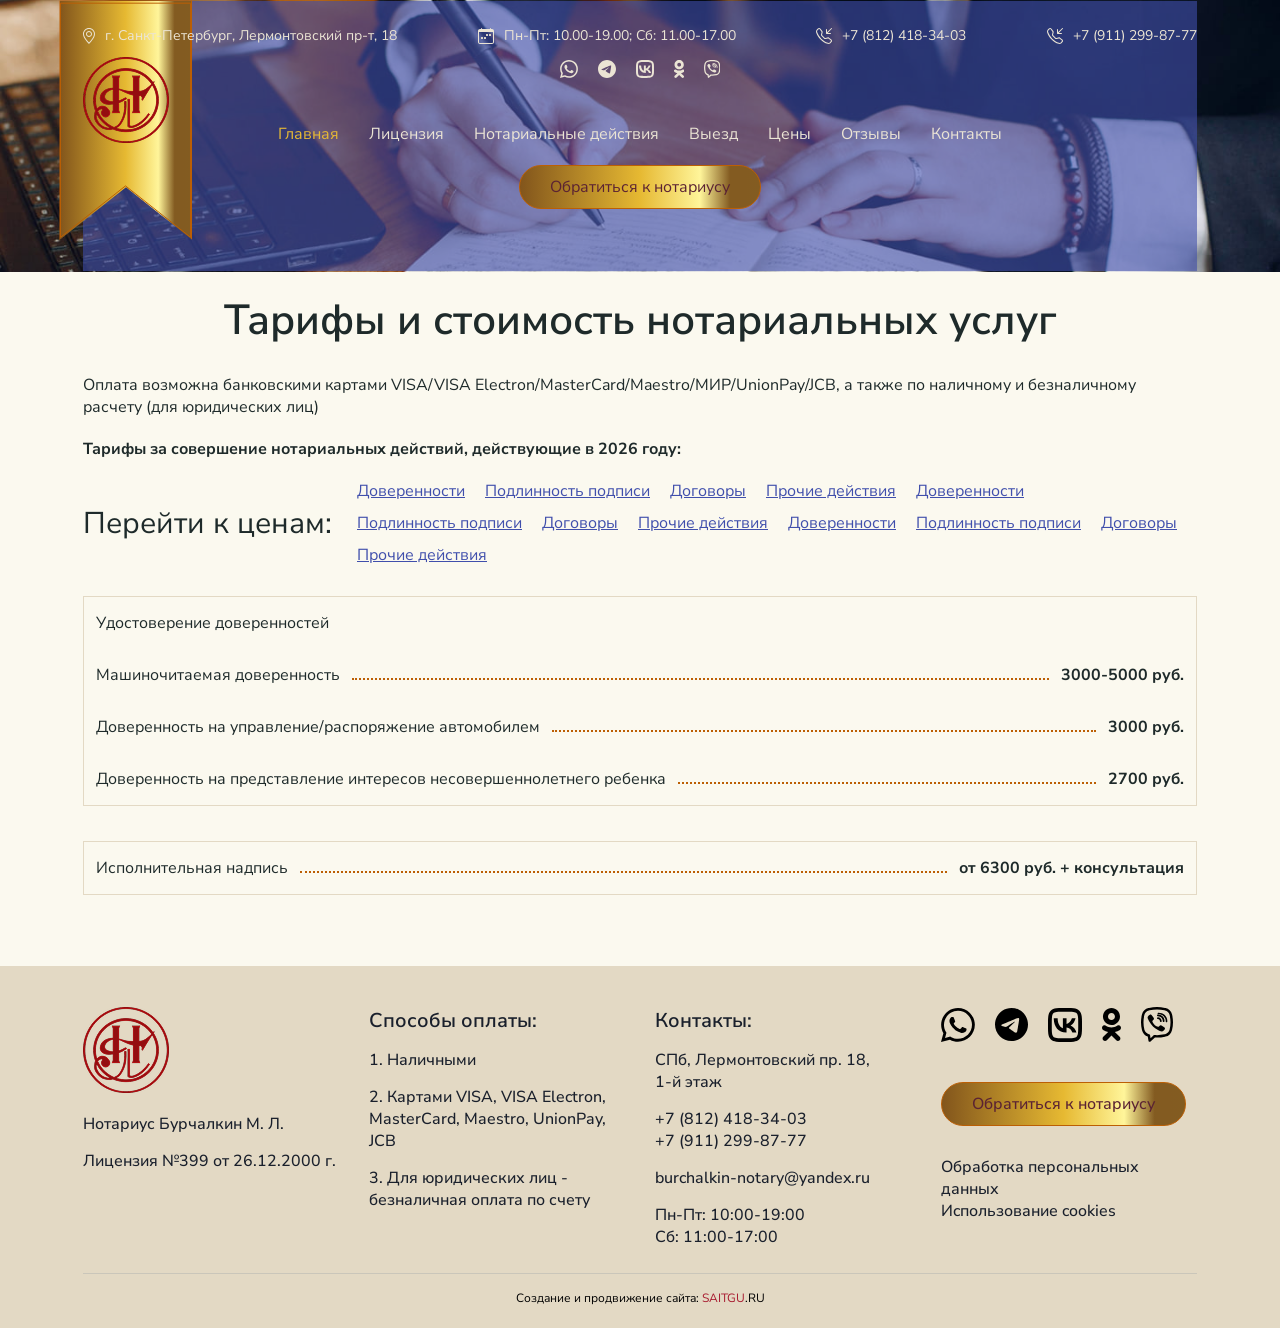
<file: ceny2.html>
<!DOCTYPE html>
<html lang="ru">

<head>
  <meta charset="UTF-8">
  <meta name="viewport" content="width=device-width, initial-scale=1.0">
  <title>Цены</title>
  <link rel="stylesheet" href="css/slick.css">
  <link rel="stylesheet" href="css/fancybox.css">
  <link rel="stylesheet" href="css/splide.min.css">
  <link rel="stylesheet" href="css/jquery.modal.min.css">
  <link rel="stylesheet" href="css/main.css">
</head>

<body>
  <header class="header-page">
    <div class="nb-container">
      <img class="logo-bg" src="img/logo-bg.svg" alt="">
      <ul class="top-contacts">
        <li class="top-contacts__item">
          <svg viewBox="0 0 12 16" fill="none" xmlns="http://www.w3.org/2000/svg">
            <path
              d="M10.1658 8.93977C9.64175 10.0015 8.93246 11.0601 8.20575 12.01C7.48132 12.957 6.75442 13.7768 6.20768 14.3605C6.13503 14.438 6.06566 14.5113 6 14.5801C5.93434 14.5113 5.86497 14.438 5.79232 14.3605C5.24558 13.7768 4.51868 12.957 3.79425 12.01C3.06754 11.0601 2.35825 10.0015 1.83423 8.93977C1.3048 7.86708 1 6.86191 1 6C1 3.23858 3.23858 1 6 1C8.76142 1 11 3.23858 11 6C11 6.86191 10.6952 7.86708 10.1658 8.93977ZM6 16C6 16 12 10.3137 12 6C12 2.68629 9.31371 0 6 0C2.68629 0 0 2.68629 0 6C0 10.3137 6 16 6 16Z"
              fill="#EBE4D4" />
            <path
              d="M6 8C4.89543 8 4 7.10457 4 6C4 4.89543 4.89543 4 6 4C7.10457 4 8 4.89543 8 6C8 7.10457 7.10457 8 6 8ZM6 9C7.65685 9 9 7.65685 9 6C9 4.34315 7.65685 3 6 3C4.34315 3 3 4.34315 3 6C3 7.65685 4.34315 9 6 9Z"
              fill="#EBE4D4" />
          </svg>
          <a class="top-contacts__link" href="https://yandex.ru/maps/-/CLWBqMko" target="_blank">
            г. Санкт-Петербург, Лермонтовский пр-т, 18
          </a>
        </li>
        <li class="top-contacts__item">
          <svg viewBox="0 0 16 16" fill="none" xmlns="http://www.w3.org/2000/svg">
            <path
              d="M11 6.5C11 6.22386 11.2239 6 11.5 6H12.5C12.7761 6 13 6.22386 13 6.5V7.5C13 7.77614 12.7761 8 12.5 8H11.5C11.2239 8 11 7.77614 11 7.5V6.5Z"
              fill="#EBE4D4" />
            <path
              d="M8 6.5C8 6.22386 8.22386 6 8.5 6H9.5C9.77614 6 10 6.22386 10 6.5V7.5C10 7.77614 9.77614 8 9.5 8H8.5C8.22386 8 8 7.77614 8 7.5V6.5Z"
              fill="#EBE4D4" />
            <path
              d="M3 9.5C3 9.22386 3.22386 9 3.5 9H4.5C4.77614 9 5 9.22386 5 9.5V10.5C5 10.7761 4.77614 11 4.5 11H3.5C3.22386 11 3 10.7761 3 10.5V9.5Z"
              fill="#EBE4D4" />
            <path
              d="M6 9.5C6 9.22386 6.22386 9 6.5 9H7.5C7.77614 9 8 9.22386 8 9.5V10.5C8 10.7761 7.77614 11 7.5 11H6.5C6.22386 11 6 10.7761 6 10.5V9.5Z"
              fill="#EBE4D4" />
            <path
              d="M3.5 0C3.77614 0 4 0.223858 4 0.5V1H12V0.5C12 0.223858 12.2239 0 12.5 0C12.7761 0 13 0.223858 13 0.5V1H14C15.1046 1 16 1.89543 16 3V14C16 15.1046 15.1046 16 14 16H2C0.895431 16 0 15.1046 0 14V3C0 1.89543 0.895431 1 2 1H3V0.5C3 0.223858 3.22386 0 3.5 0ZM1 4V14C1 14.5523 1.44772 15 2 15H14C14.5523 15 15 14.5523 15 14V4H1Z"
              fill="#EBE4D4" />
          </svg>
          Пн-Пт: 10.00-19.00; Сб: 11.00-17.00
        </li>
        <li class="top-contacts__item">
          <svg viewBox="0 0 16 16" fill="none" xmlns="http://www.w3.org/2000/svg">
            <path
              d="M15.8536 0.146447C16.0488 0.341709 16.0488 0.658291 15.8536 0.853553L11.7071 5H14.5C14.7761 5 15 5.22386 15 5.5C15 5.77614 14.7761 6 14.5 6H10.5C10.2239 6 10 5.77614 10 5.5V1.5C10 1.22386 10.2239 1 10.5 1C10.7761 1 11 1.22386 11 1.5V4.29289L15.1464 0.146447C15.3417 -0.0488155 15.6583 -0.0488155 15.8536 0.146447Z"
              fill="#EBE4D4" />
            <path
              d="M3.65387 1.32849C3.40343 1.00649 2.92745 0.976861 2.639 1.26531L1.60508 2.29923C1.1216 2.78271 0.94387 3.46766 1.1551 4.06847C2.00338 6.48124 3.39215 8.74671 5.32272 10.6773C7.25329 12.6078 9.51876 13.9966 11.9315 14.8449C12.5323 15.0561 13.2173 14.8784 13.7008 14.3949L14.7347 13.361C15.0231 13.0726 14.9935 12.5966 14.6715 12.3461L12.3653 10.5524C12.2008 10.4245 11.9866 10.3793 11.7845 10.4298L9.59541 10.9771C9.00082 11.1257 8.37183 10.9515 7.93845 10.5181L5.48187 8.06155C5.04849 7.62817 4.87427 6.99919 5.02292 6.40459L5.57019 4.21553C5.62073 4.01336 5.57552 3.79918 5.44758 3.63468L3.65387 1.32849ZM1.88477 0.511076C2.62689 -0.231039 3.8515 -0.154797 4.49583 0.673634L6.28954 2.97983C6.6187 3.40304 6.73502 3.95409 6.60498 4.47423L6.05772 6.66329C5.99994 6.8944 6.06766 7.13888 6.2361 7.30732L8.69268 9.7639C8.86113 9.93235 9.1056 10.0001 9.33671 9.94229L11.5258 9.39502C12.0459 9.26499 12.597 9.3813 13.0202 9.71047L15.3264 11.5042C16.1548 12.1485 16.231 13.3731 15.4889 14.1152L14.455 15.1492C13.7153 15.8889 12.6089 16.2137 11.5778 15.8512C9.01754 14.9511 6.61438 13.4774 4.56849 11.4315C2.5226 9.38562 1.04895 6.98246 0.148838 4.42225C-0.213682 3.39112 0.11113 2.28472 0.85085 1.545L1.88477 0.511076Z"
              fill="#EBE4D4" />
          </svg>
          <a class="top-contacts__link" href="tel:78124183403">
            +7 (812) 418-34-03
          </a>
        </li>
        <li class="top-contacts__item">
          <svg viewBox="0 0 16 16" fill="none" xmlns="http://www.w3.org/2000/svg">
            <path
              d="M15.8536 0.146447C16.0488 0.341709 16.0488 0.658291 15.8536 0.853553L11.7071 5H14.5C14.7761 5 15 5.22386 15 5.5C15 5.77614 14.7761 6 14.5 6H10.5C10.2239 6 10 5.77614 10 5.5V1.5C10 1.22386 10.2239 1 10.5 1C10.7761 1 11 1.22386 11 1.5V4.29289L15.1464 0.146447C15.3417 -0.0488155 15.6583 -0.0488155 15.8536 0.146447Z"
              fill="#EBE4D4" />
            <path
              d="M3.65387 1.32849C3.40343 1.00649 2.92745 0.976861 2.639 1.26531L1.60508 2.29923C1.1216 2.78271 0.94387 3.46766 1.1551 4.06847C2.00338 6.48124 3.39215 8.74671 5.32272 10.6773C7.25329 12.6078 9.51876 13.9966 11.9315 14.8449C12.5323 15.0561 13.2173 14.8784 13.7008 14.3949L14.7347 13.361C15.0231 13.0726 14.9935 12.5966 14.6715 12.3461L12.3653 10.5524C12.2008 10.4245 11.9866 10.3793 11.7845 10.4298L9.59541 10.9771C9.00082 11.1257 8.37183 10.9515 7.93845 10.5181L5.48187 8.06155C5.04849 7.62817 4.87427 6.99919 5.02292 6.40459L5.57019 4.21553C5.62073 4.01336 5.57552 3.79918 5.44758 3.63468L3.65387 1.32849ZM1.88477 0.511076C2.62689 -0.231039 3.8515 -0.154797 4.49583 0.673634L6.28954 2.97983C6.6187 3.40304 6.73502 3.95409 6.60498 4.47423L6.05772 6.66329C5.99994 6.8944 6.06766 7.13888 6.2361 7.30732L8.69268 9.7639C8.86113 9.93235 9.1056 10.0001 9.33671 9.94229L11.5258 9.39502C12.0459 9.26499 12.597 9.3813 13.0202 9.71047L15.3264 11.5042C16.1548 12.1485 16.231 13.3731 15.4889 14.1152L14.455 15.1492C13.7153 15.8889 12.6089 16.2137 11.5778 15.8512C9.01754 14.9511 6.61438 13.4774 4.56849 11.4315C2.5226 9.38562 1.04895 6.98246 0.148838 4.42225C-0.213682 3.39112 0.11113 2.28472 0.85085 1.545L1.88477 0.511076Z"
              fill="#EBE4D4" />
          </svg>
          <a class="top-contacts__link" href="tel:79112998777">
            +7 (911) 299-87-77
          </a>
        </li>
        <li class="top-contacts__item">
          <ul class="social-list">
            <li class="social-list__item">
              <a class="social-list__link" href="#">
                <svg viewBox="0 0 34 34" fill="none" xmlns="http://www.w3.org/2000/svg">
                  <path
                    d="M28.9028 4.94369C25.7282 1.75291 21.4953 0 16.9879 0C7.70633 0 0.145402 7.56094 0.137325 16.8425C0.137325 19.8152 0.912804 22.7071 2.38298 25.2678L0 34L8.93417 31.6574C11.3979 32.9983 14.1687 33.7092 16.9879 33.7092H16.9959C26.2775 33.7092 33.8384 26.1483 33.8465 16.8586C33.8384 12.3592 32.0855 8.1264 28.9028 4.94369ZM16.9879 30.8577C14.4675 30.8577 12.0038 30.1791 9.85505 28.9028L9.34614 28.5959L4.04703 29.9853L5.46067 24.8154L5.12947 24.2823C3.72392 22.0527 2.98883 19.4759 2.98883 16.8344C2.98883 9.12806 9.27344 2.84343 16.9959 2.84343C20.736 2.84343 24.2499 4.30554 26.8994 6.94702C29.5409 9.59658 30.995 13.1105 30.995 16.8506C30.9869 24.5811 24.7023 30.8577 16.9879 30.8577ZM24.6699 20.3725C24.2499 20.1625 22.1819 19.1447 21.7942 18.9993C21.4065 18.862 21.1237 18.7893 20.8491 19.2093C20.5664 19.6294 19.7586 20.5826 19.5162 20.8572C19.2739 21.1399 19.0235 21.1723 18.6034 20.9622C18.1834 20.7522 16.8263 20.3079 15.2188 18.87C13.9667 17.7553 13.1266 16.374 12.8762 15.9539C12.6339 15.5339 12.852 15.3077 13.062 15.0976C13.2478 14.9119 13.482 14.6049 13.6921 14.3626C13.9021 14.1202 13.9748 13.9425 14.1121 13.6598C14.2494 13.3771 14.1848 13.1347 14.0798 12.9247C13.9748 12.7147 13.1347 10.6386 12.7793 9.79853C12.44 8.97458 12.0926 9.08767 11.8341 9.07959C11.5918 9.06344 11.3091 9.06344 11.0264 9.06344C10.7436 9.06344 10.2913 9.16845 9.90352 9.5885C9.51578 10.0086 8.43334 11.0264 8.43334 13.1024C8.43334 15.1784 9.94391 17.1737 10.1539 17.4564C10.364 17.7391 13.1185 21.9881 17.3433 23.8137C18.3449 24.2499 19.1285 24.5084 19.7424 24.7023C20.7522 25.0254 21.665 24.977 22.392 24.8719C23.1998 24.7508 24.88 23.8541 25.2354 22.8686C25.5828 21.8831 25.5827 21.043 25.4777 20.8653C25.3727 20.6876 25.09 20.5826 24.6699 20.3725Z" />
                </svg>
              </a>
            </li>
            <li class="social-list__item">
              <a class="social-list__link" href="#">
                <svg viewBox="0 0 33 33" fill="none" xmlns="http://www.w3.org/2000/svg">
                  <path
                    d="M33 16.5C33 25.6127 25.6127 33 16.5 33C7.3873 33 0 25.6127 0 16.5C0 7.3873 7.3873 0 16.5 0C25.6127 0 33 7.3873 33 16.5ZM17.0914 12.1811C15.4865 12.8486 12.279 14.2302 7.46894 16.3259C6.68785 16.6365 6.27869 16.9404 6.24144 17.2375C6.17849 17.7396 6.80731 17.9373 7.66361 18.2066C7.78009 18.2432 7.90077 18.2812 8.0245 18.3214C8.86696 18.5952 10.0002 18.9156 10.5894 18.9284C11.1238 18.9399 11.7202 18.7196 12.3787 18.2674C16.8729 15.2337 19.1929 13.7003 19.3385 13.6673C19.4413 13.6439 19.5837 13.6146 19.6801 13.7004C19.7766 13.7861 19.7671 13.9485 19.7569 13.9921C19.6946 14.2576 17.2263 16.5524 15.9489 17.74C15.5507 18.1102 15.2682 18.3728 15.2104 18.4328C15.0811 18.5672 14.9493 18.6942 14.8226 18.8164C14.0399 19.5709 13.453 20.1367 14.8551 21.0606C15.5288 21.5047 16.068 21.8718 16.6059 22.2381C17.1933 22.6382 17.7792 23.0372 18.5373 23.5341C18.7304 23.6607 18.9149 23.7922 19.0946 23.9203C19.7782 24.4076 20.3924 24.8455 21.1511 24.7757C21.592 24.7351 22.0475 24.3205 22.2788 23.084C22.8254 20.1619 23.8998 13.8304 24.1481 11.2214C24.1699 10.9928 24.1425 10.7003 24.1205 10.5719C24.0986 10.4435 24.0526 10.2605 23.8857 10.125C23.688 9.96462 23.3828 9.9308 23.2463 9.9332C22.6257 9.94413 21.6736 10.2752 17.0914 12.1811Z" />
                </svg>
              </a>
            </li>
            <li class="social-list__item">
              <a class="social-list__link" href="#">
                <svg viewBox="0 0 34 34" fill="none" xmlns="http://www.w3.org/2000/svg">
                  <path
                    d="M5.34516 5.3471C4.69569 6.00602 4.269 6.93115 4.03111 8.6889C3.78755 10.5108 3.78567 12.9237 3.78567 16.3958V17.6041C3.78567 21.0705 3.78755 23.4816 4.03111 25.3016C4.26711 27.0612 4.69568 27.992 5.34705 28.6566C6.00785 29.3042 6.93297 29.7328 8.68882 29.9688C10.5107 30.2124 12.9236 30.2161 16.3957 30.2161H17.604C21.0703 30.2161 23.4813 30.2124 25.3033 29.9688C27.061 29.7328 27.9918 29.3042 28.6564 28.6529C29.3039 27.9939 29.7325 27.0688 29.9685 25.3111C30.214 23.4891 30.2158 21.0762 30.2158 17.6041V16.3958C30.2158 12.9294 30.2121 10.5184 29.9704 8.69834C29.7325 6.9387 29.3039 6.00791 28.6526 5.34332C27.9937 4.69573 27.0685 4.26715 25.3108 4.03115C23.4889 3.78759 21.076 3.78381 17.604 3.78381H16.3957C12.9293 3.78381 10.5183 3.78759 8.69826 4.03115C6.93863 4.26715 6.00974 4.69573 5.34516 5.3471ZM16.3957 0.00776935H17.604C20.3321 0.00776935 23.1018 -0.0734158 25.8111 0.289085C27.9937 0.581728 29.842 1.20666 31.3184 2.66799L31.3335 2.68499C32.793 4.1652 33.4198 6.01357 33.7124 8.19801C34.073 10.9035 33.9919 13.6714 33.9919 16.3958V17.6041C33.9919 20.3304 34.0749 23.1002 33.7105 25.8114C33.4198 27.9939 32.793 29.8423 31.3317 31.3187L31.3147 31.3338C29.8364 32.7933 27.988 33.4182 25.8017 33.7127C23.0962 34.0734 20.3284 33.9922 17.604 33.9922H16.3957C13.6694 33.9922 10.8997 34.0734 8.19038 33.7109C6.00596 33.4182 4.1576 32.7933 2.68307 31.332L2.66608 31.315C1.20854 29.8348 0.581723 27.9864 0.289082 25.8019C-0.0734151 23.0983 0.00776928 20.3304 0.00776928 17.6041V16.3958C0.00776928 13.6695 -0.0734148 10.8998 0.29097 8.18857C0.581723 6.00602 1.20854 4.15764 2.66986 2.68121L2.68496 2.66611C4.16516 1.20666 6.01351 0.581728 8.19793 0.287197C10.9053 -0.0715276 13.6731 0.00776935 16.3957 0.00776935ZM5.73975 10.3504C5.921 19.1863 10.3389 24.4879 18.0873 24.4879H18.5404V19.4355C21.3838 19.7187 23.5361 21.8031 24.397 24.4879H28.4185C28.0062 22.9622 27.2751 21.5413 26.2734 20.3189C25.2717 19.0965 24.0221 18.1004 22.6072 17.3965C23.8748 16.6242 24.9697 15.599 25.8233 14.3847C26.677 13.1704 27.2712 11.7932 27.5689 10.339H23.9212C23.1283 13.1484 20.772 15.6972 18.5404 15.9351V10.3504H14.8815V20.1379C12.6159 19.5715 9.7612 16.8301 9.63659 10.3504H5.73975Z" />
                </svg>
              </a>
            </li>
            <li class="social-list__item">
              <a class="social-list__link" href="#">
                <svg viewBox="0 0 19 33" fill="none" xmlns="http://www.w3.org/2000/svg">
                  <path
                    d="M9.47729 17.0629C4.82979 17.0629 0.967017 13.1919 0.967017 8.61146C0.967017 3.8726 4.82979 0 9.47893 0C14.286 0 17.9892 3.87095 17.9892 8.61146C17.9855 9.72521 17.7632 10.8273 17.3348 11.8549C16.9065 12.8825 16.2805 13.8154 15.4927 14.6003C14.7049 15.3852 13.7707 16.0069 12.7434 16.4297C11.716 16.8525 10.6157 17.0682 9.50525 17.0645L9.47729 17.0629ZM9.47729 4.97811C7.50971 4.97811 6.01264 6.63638 6.01264 8.61311C6.01264 10.5865 7.50971 12.0881 9.47893 12.0881C11.5271 12.0881 12.9452 10.5865 12.9452 8.61311C12.9469 6.63473 11.5271 4.97811 9.47729 4.97811ZM12.8663 24.0953L17.675 28.7566C18.6209 29.7812 18.6209 31.2827 17.675 32.2315C16.6517 33.2562 15.074 33.2562 14.286 32.2315L9.47893 27.491L4.82979 32.2315C4.35763 32.7051 3.7259 32.941 3.01521 32.941C2.46409 32.941 1.834 32.7034 1.28124 32.2315C0.335286 31.2827 0.335286 29.7812 1.28124 28.7549L6.16728 24.0936C4.40282 23.5694 2.71017 22.8272 1.12824 21.8842C-0.0546105 21.2523 -0.289864 19.6732 0.340222 18.4868C1.12824 17.3021 2.54634 16.987 3.80816 17.7773C5.51679 18.8231 7.47973 19.3764 9.4814 19.3764C11.4831 19.3764 13.446 18.8231 15.1546 17.7773C16.4165 16.987 17.9119 17.3021 18.6209 18.4868C19.3316 19.6732 19.0141 21.2506 17.9102 21.8842C16.4148 22.833 14.6808 23.5441 12.8679 24.0969L12.8663 24.0953Z" />
                </svg>
              </a>
            </li>
            <li class="social-list__item">
              <a class="social-list__link" href="#">
                <svg viewBox="0 0 32 35" fill="none" xmlns="http://www.w3.org/2000/svg">
                  <path
                    d="M9.82405 7.57209C9.51794 7.52851 9.20572 7.58842 8.9396 7.74181H8.91654C8.2989 8.09407 7.74221 8.5376 7.26786 9.05959C6.87258 9.50311 6.65846 9.95145 6.60247 10.3838C6.56952 10.64 6.59258 10.8993 6.66999 11.1443L6.69964 11.1603C7.14434 12.4301 7.72409 13.6518 8.43231 14.8014C9.34591 16.416 10.4696 17.9093 11.7758 19.2447L11.8153 19.2992L11.8779 19.344L11.9158 19.3872L11.9619 19.4257C13.3404 20.6991 14.8801 21.7968 16.5439 22.6921C18.4462 23.6992 19.6008 24.1748 20.2942 24.3733V24.3829C20.4968 24.4438 20.6813 24.471 20.8674 24.471C21.4582 24.4298 22.0175 24.1963 22.4551 23.8081C22.9904 23.347 23.4433 22.8042 23.7958 22.2005V22.1893C24.1268 21.5809 24.0148 21.0076 23.5372 20.6185C22.5786 19.8026 21.5411 19.0787 20.4391 18.4569C19.7013 18.0679 18.9519 18.3032 18.6488 18.6971L18.0015 19.4913C17.6688 19.8852 17.066 19.8308 17.066 19.8308L17.0496 19.8404C12.5515 18.7243 11.3508 14.2971 11.3508 14.2971C11.3508 14.2971 11.2948 13.695 11.7115 13.3876L12.5219 12.7535C12.9106 12.4461 13.1807 11.7192 12.764 11.0018C12.1259 9.93131 11.3829 8.92322 10.5454 7.9916C10.3623 7.77284 10.1057 7.62375 9.82076 7.57048M17.4251 5.64746C17.2067 5.64746 16.9972 5.73181 16.8428 5.88195C16.6883 6.03209 16.6016 6.23572 16.6016 6.44805C16.6016 6.66038 16.6883 6.86402 16.8428 7.01416C16.9972 7.1643 17.2067 7.24865 17.4251 7.24865C19.5069 7.24865 21.2363 7.90993 22.605 9.17807C23.3083 9.87139 23.8567 10.6928 24.2158 11.5927C24.5765 12.4941 24.7412 13.4564 24.6984 14.4204C24.6892 14.6327 24.7671 14.8399 24.9151 14.9963C25.0631 15.1528 25.2689 15.2457 25.4873 15.2546C25.7057 15.2635 25.9188 15.1877 26.0797 15.0439C26.2407 14.9 26.3362 14.6999 26.3454 14.4876C26.3945 13.302 26.1921 12.1193 25.7508 11.013C25.3074 9.90114 24.6323 8.89044 23.7678 8.04444L23.7513 8.02842C22.0532 6.45126 19.9055 5.64746 17.4251 5.64746Z" />
                  <path
                    d="M16.8829 7.53104C16.6487 7.53104 16.4242 7.62278 16.2586 7.78607C16.093 7.94936 16 8.17083 16 8.40177C16 8.6327 16.093 8.85417 16.2586 9.01746C16.4242 9.18076 16.6487 9.27249 16.8829 9.27249H16.9129C18.5232 9.38569 19.6957 9.91509 20.5167 10.7841C21.359 11.6792 21.7951 12.792 21.7616 14.1677C21.7562 14.3987 21.844 14.6222 22.0058 14.7893C22.1675 14.9563 22.39 15.0532 22.6241 15.0585C22.8583 15.0638 23.085 14.9771 23.2543 14.8176C23.4237 14.6581 23.5219 14.4387 23.5273 14.2078C23.5697 12.4019 22.9799 10.8433 21.811 9.59989V9.5964C20.6156 8.33211 18.9752 7.66339 17.0012 7.53278L16.9711 7.5293L16.8829 7.53104Z" />
                  <path
                    d="M16.9613 10.3559C16.843 10.3456 16.7239 10.359 16.611 10.3954C16.498 10.4318 16.3937 10.4905 16.3041 10.568C16.2144 10.6454 16.1414 10.74 16.0894 10.8461C16.0374 10.9522 16.0074 11.0677 16.0012 11.1856C15.995 11.3034 16.0128 11.4214 16.0535 11.5323C16.0941 11.6432 16.1568 11.7448 16.2379 11.8311C16.3189 11.9174 16.4166 11.9865 16.5251 12.0344C16.6336 12.0823 16.7507 12.108 16.8694 12.1099C17.6081 12.1486 18.0799 12.37 18.3768 12.667C18.6755 12.9658 18.8982 13.4456 18.9388 14.196C18.941 14.3139 18.9671 14.4302 19.0154 14.5379C19.0638 14.6456 19.1334 14.7425 19.2202 14.8229C19.3071 14.9033 19.4092 14.9654 19.5207 15.0057C19.6322 15.0459 19.7507 15.0634 19.8691 15.0572C19.9876 15.0509 20.1035 15.021 20.2101 14.9693C20.3167 14.9175 20.4116 14.8449 20.4894 14.7559C20.5672 14.6668 20.6261 14.5631 20.6627 14.4509C20.6993 14.3387 20.7129 14.2204 20.7025 14.1029C20.6459 13.0484 20.3137 12.1169 19.6333 11.4315C18.9494 10.7461 18.0181 10.4122 16.9613 10.3559Z" />
                  <path fill-rule="evenodd" clip-rule="evenodd"
                    d="M7.98785 0.885746C13.2642 -0.295249 18.7358 -0.295249 24.0121 0.885746L24.5743 1.01027C26.1163 1.35642 27.5324 2.12342 28.6657 3.22624C29.7989 4.32906 30.605 5.7246 30.9946 7.25814C32.3351 12.5427 32.3351 18.0789 30.9946 23.3635C30.605 24.897 29.7989 26.2925 28.6657 27.3954C27.5324 28.4982 26.1163 29.2652 24.5743 29.6113L24.0105 29.7358C20.7057 30.4748 17.3149 30.7536 13.934 30.5644L9.5349 34.506C9.36905 34.6547 9.16639 34.7561 8.94806 34.7996C8.72974 34.8431 8.50375 34.8271 8.29369 34.7533C8.08364 34.6795 7.89721 34.5506 7.75387 34.3801C7.61053 34.2096 7.51554 34.0036 7.4788 33.7838L6.75088 29.4303C5.35541 28.9947 4.09466 28.2084 3.08887 27.1463C2.08308 26.0843 1.36579 24.7819 1.00541 23.3635C-0.335138 18.0789 -0.335138 12.5427 1.00541 7.25814C1.39498 5.7246 2.20108 4.32906 3.33434 3.22624C4.4676 2.12342 5.88374 1.35642 7.42574 1.01027L7.98785 0.885746ZM23.4699 3.31483C18.5507 2.2137 13.4493 2.2137 8.53007 3.31483L7.9663 3.44101C6.87352 3.68705 5.87005 4.2311 5.067 5.01295C4.26395 5.79479 3.69265 6.78391 3.41635 7.87081C2.17771 12.7533 2.17771 17.8683 3.41635 22.7508C3.69278 23.8379 4.26433 24.8272 5.06769 25.609C5.87105 26.3909 6.87487 26.9348 7.96796 27.1806L8.11719 27.2138C8.3586 27.2679 8.57843 27.3928 8.74856 27.5726C8.9187 27.7524 9.03141 27.979 9.07228 28.2233L9.55977 31.1422L12.6638 28.3611C12.7878 28.2497 12.9328 28.1644 13.0903 28.1102C13.2478 28.056 13.4146 28.034 13.5808 28.0456C16.8955 28.28 20.2266 28.0311 23.4699 27.3068L24.032 27.1806C25.1251 26.9348 26.1289 26.3909 26.9323 25.609C27.7357 24.8272 28.3072 23.8379 28.5836 22.7508C29.8206 17.8694 29.8206 12.7539 28.5836 7.87081C28.3072 6.7837 27.7357 5.79443 26.9323 5.01257C26.1289 4.23071 25.1251 3.68677 24.032 3.44101L23.4699 3.31483Z" />
                </svg>
              </a>
            </li>
          </ul>
        </li>
      </ul>
      <div class="menu-wrap">
        <a class="logo-link" href="">
          <img class="logo" src="img/logo.png" alt="">
        </a>
        <nav class="main-nav">
          <input type="checkbox" id="toggle-menu" class="toggle-menu">
          <label for="toggle-menu" class="burger-btn">
            <span></span>
          </label>

          <ul class="menu-list">
            <li class="menu-list__item menu-list__item--active">
              <a class="menu-list__link" href="#">Главная</a>
            </li>
            <li class="menu-list__item">
              <a class="menu-list__link" href="#">Лицензия</a>
            </li>
            <li class="menu-list__item">
              <a class="menu-list__link" href="#">Нотариальные действия</a>
            </li>
            <li class="menu-list__item">
              <a class="menu-list__link" href="#">Выезд</a>
            </li>
            <li class="menu-list__item">
              <a class="menu-list__link" href="#">Цены</a>
            </li>
            <li class="menu-list__item">
              <a class="menu-list__link" href="#">Отзывы</a>
            </li>
            <!-- <li class="menu__item">
                            <a class="menu__link" href="#">Новости</a>
                        </li> -->
            <li class="menu-list__item">
              <a class="menu-list__link" href="#">Контакты</a>
            </li>
          </ul>
        </nav>
        <button class="accent-btn" type="button" data-modal="#go-feedback">Обратиться к нотариусу</button>
      </div>
    </div>
  </header>

  <main class="main">
    <div class="nb-container">
      <section class="s-page">

        <h1>Тарифы и стоимость нотариальных услуг</h1>
        
        <p>Оплата возможна банковскими картами VISA/VISA Electron/MasterCard/Maestro/МИР/UnionPay/JCB, а также по наличному и безналичному расчету (для юридических лиц)</p>
        <p><strong>Тарифы за совершение нотариальных действий, действующие в 2026 году:</strong></p>

        <div class="go-price">
          <h2>Перейти к ценам:</h2>
          <ul>
            <li><a href="#doverennosti">Доверенности</a></li>
            <li><a href="#podlinnost-podpisi">Подлинность подписи</a></li>
            <li><a href="#dogovory">Договоры</a></li>
            <li><a href="#prochie-dejstviya">Прочие действия</a></li>
            <li><a href="#doverennosti">Доверенности</a></li>
            <li><a href="#podlinnost-podpisi">Подлинность подписи</a></li>
            <li><a href="#dogovory">Договоры</a></li>
            <li><a href="#prochie-dejstviya">Прочие действия</a></li>
            <li><a href="#doverennosti">Доверенности</a></li>
            <li><a href="#podlinnost-podpisi">Подлинность подписи</a></li>
            <li><a href="#dogovory">Договоры</a></li>
            <li><a href="#prochie-dejstviya">Прочие действия</a></li>
          </ul>
        </div>
       
        <div class="price-section price-section--subsections" id="doverennosti">
          <div class="price-section__item">
            <span class="price-section__item-title">Удостоверение доверенностей</span>
            <!-- <span class="price-section__item-value"></span> -->
          </div>
          <div class="price-section__item">
            <span class="price-section__item-title">Машиночитаемая доверенность</span>
            <span class="price-section__item-value">3000-5000 руб.</span>
          </div>
          <div class="price-section__item">
            <span class="price-section__item-title">Доверенность на управление/распоряжение автомобилем</span>
            <span class="price-section__item-value">3000 руб.</span>
          </div>
          <div class="price-section__item">
            <span class="price-section__item-title">Доверенность на представление интересов несовершеннолетнего ребенка</span>
            <span class="price-section__item-value">2700 руб.</span>
          </div>
        </div>

        <div class="price-section" id="ispolnitelnaya-nadpis">
          <div class="price-section__item">
            <span class="price-section__item-title">Исполнительная надпись</span>
            <span class="price-section__item-value">от 6300 руб. + консультация</span>
          </div>
        </div>

      </section>
    </div>
  </main>

  <footer class="footer">
    <div class="nb-container">
      <div class="footer-top">
        <div class="footer-top__item">
          <a class="footer-top__logo" href="/">
            <img src="img/logo.png" alt="лого">
          </a>
          <p>Нотариус Бурчалкин М. Л.</p>
          <p>Лицензия №399 от 26.12.2000 г.</p>
        </div>
        <div class="footer-top__item">
          <h5>Способы оплаты:</h5>
          <p>1. Наличными</p>
          <p>2. Картами VISA, VISA Electron, MasterCard, Maestro, UnionPay, JCB</p>
          <p>3. Для юридических лиц - безналичная оплата по счету</p>
        </div>
        <div class="footer-top__item">
          <h5>Контакты:</h5>
          <p>СПб, Лермонтовский пр. 18,<br>1-й этаж</p>
          <p><a class="footer-top__link" href="tel:78124183403"> +7 (812) 418-34-03</a><br>
            <a class="footer-top__link" href="tel:79112998777"> +7 (911) 299-87-77</a>
          </p>
          <p><a class="footer-top__link" href="mailto:burchalkin-notary@yandex.ru">burchalkin-notary@yandex.ru</a></p>
          <p>Пн-Пт: 10:00-19:00<br>
            Сб: 11:00-17:00<br>
            <!-- Вс: выходной -->
          </p>
        </div>
        <div class="footer-top__item">
          <ul class="social-list">
            <li class="social-list__item">
              <a class="social-list__link" href="#">
                <svg width="34" height="34" viewBox="0 0 34 34" fill="none" xmlns="http://www.w3.org/2000/svg">
                  <path
                    d="M28.9028 4.94369C25.7282 1.75291 21.4953 0 16.9879 0C7.70633 0 0.145402 7.56094 0.137325 16.8425C0.137325 19.8152 0.912804 22.7071 2.38298 25.2678L0 34L8.93417 31.6574C11.3979 32.9983 14.1687 33.7092 16.9879 33.7092H16.9959C26.2775 33.7092 33.8384 26.1483 33.8465 16.8586C33.8384 12.3592 32.0855 8.1264 28.9028 4.94369ZM16.9879 30.8577C14.4675 30.8577 12.0038 30.1791 9.85505 28.9028L9.34614 28.5959L4.04703 29.9853L5.46067 24.8154L5.12947 24.2823C3.72392 22.0527 2.98883 19.4759 2.98883 16.8344C2.98883 9.12806 9.27344 2.84343 16.9959 2.84343C20.736 2.84343 24.2499 4.30554 26.8994 6.94702C29.5409 9.59658 30.995 13.1105 30.995 16.8506C30.9869 24.5811 24.7023 30.8577 16.9879 30.8577ZM24.6699 20.3725C24.2499 20.1625 22.1819 19.1447 21.7942 18.9993C21.4065 18.862 21.1237 18.7893 20.8491 19.2093C20.5664 19.6294 19.7586 20.5826 19.5162 20.8572C19.2739 21.1399 19.0235 21.1723 18.6034 20.9622C18.1834 20.7522 16.8263 20.3079 15.2188 18.87C13.9667 17.7553 13.1266 16.374 12.8762 15.9539C12.6339 15.5339 12.852 15.3077 13.062 15.0976C13.2478 14.9119 13.482 14.6049 13.6921 14.3626C13.9021 14.1202 13.9748 13.9425 14.1121 13.6598C14.2494 13.3771 14.1848 13.1347 14.0798 12.9247C13.9748 12.7147 13.1347 10.6386 12.7793 9.79853C12.44 8.97458 12.0926 9.08767 11.8341 9.07959C11.5918 9.06344 11.3091 9.06344 11.0264 9.06344C10.7436 9.06344 10.2913 9.16845 9.90352 9.5885C9.51578 10.0086 8.43334 11.0264 8.43334 13.1024C8.43334 15.1784 9.94391 17.1737 10.1539 17.4564C10.364 17.7391 13.1185 21.9881 17.3433 23.8137C18.3449 24.2499 19.1285 24.5084 19.7424 24.7023C20.7522 25.0254 21.665 24.977 22.392 24.8719C23.1998 24.7508 24.88 23.8541 25.2354 22.8686C25.5828 21.8831 25.5827 21.043 25.4777 20.8653C25.3727 20.6876 25.09 20.5826 24.6699 20.3725Z" />
                </svg>
              </a>
            </li>
            <li class="social-list__item">
              <a class="social-list__link" href="#">
                <svg width="33" height="33" viewBox="0 0 33 33" fill="none" xmlns="http://www.w3.org/2000/svg">
                  <path
                    d="M33 16.5C33 25.6127 25.6127 33 16.5 33C7.3873 33 0 25.6127 0 16.5C0 7.3873 7.3873 0 16.5 0C25.6127 0 33 7.3873 33 16.5ZM17.0914 12.1811C15.4865 12.8486 12.279 14.2302 7.46894 16.3259C6.68785 16.6365 6.27869 16.9404 6.24144 17.2375C6.17849 17.7396 6.80731 17.9373 7.66361 18.2066C7.78009 18.2432 7.90077 18.2812 8.0245 18.3214C8.86696 18.5952 10.0002 18.9156 10.5894 18.9284C11.1238 18.9399 11.7202 18.7196 12.3787 18.2674C16.8729 15.2337 19.1929 13.7003 19.3385 13.6673C19.4413 13.6439 19.5837 13.6146 19.6801 13.7004C19.7766 13.7861 19.7671 13.9485 19.7569 13.9921C19.6946 14.2576 17.2263 16.5524 15.9489 17.74C15.5507 18.1102 15.2682 18.3728 15.2104 18.4328C15.0811 18.5672 14.9493 18.6942 14.8226 18.8164C14.0399 19.5709 13.453 20.1367 14.8551 21.0606C15.5288 21.5047 16.068 21.8718 16.6059 22.2381C17.1933 22.6382 17.7792 23.0372 18.5373 23.5341C18.7304 23.6607 18.9149 23.7922 19.0946 23.9203C19.7782 24.4076 20.3924 24.8455 21.1511 24.7757C21.592 24.7351 22.0475 24.3205 22.2788 23.084C22.8254 20.1619 23.8998 13.8304 24.1481 11.2214C24.1699 10.9928 24.1425 10.7003 24.1205 10.5719C24.0986 10.4435 24.0526 10.2605 23.8857 10.125C23.688 9.96462 23.3828 9.9308 23.2463 9.9332C22.6257 9.94413 21.6736 10.2752 17.0914 12.1811Z" />
                </svg>
              </a>
            </li>
            <li class="social-list__item">
              <a class="social-list__link" href="#">
                <svg width="34" height="34" viewBox="0 0 34 34" fill="none" xmlns="http://www.w3.org/2000/svg">
                  <path
                    d="M5.34516 5.3471C4.69569 6.00602 4.269 6.93115 4.03111 8.6889C3.78755 10.5108 3.78567 12.9237 3.78567 16.3958V17.6041C3.78567 21.0705 3.78755 23.4816 4.03111 25.3016C4.26711 27.0612 4.69568 27.992 5.34705 28.6566C6.00785 29.3042 6.93297 29.7328 8.68882 29.9688C10.5107 30.2124 12.9236 30.2161 16.3957 30.2161H17.604C21.0703 30.2161 23.4813 30.2124 25.3033 29.9688C27.061 29.7328 27.9918 29.3042 28.6564 28.6529C29.3039 27.9939 29.7325 27.0688 29.9685 25.3111C30.214 23.4891 30.2158 21.0762 30.2158 17.6041V16.3958C30.2158 12.9294 30.2121 10.5184 29.9704 8.69834C29.7325 6.9387 29.3039 6.00791 28.6526 5.34332C27.9937 4.69573 27.0685 4.26715 25.3108 4.03115C23.4889 3.78759 21.076 3.78381 17.604 3.78381H16.3957C12.9293 3.78381 10.5183 3.78759 8.69826 4.03115C6.93863 4.26715 6.00974 4.69573 5.34516 5.3471ZM16.3957 0.00776935H17.604C20.3321 0.00776935 23.1018 -0.0734158 25.8111 0.289085C27.9937 0.581728 29.842 1.20666 31.3184 2.66799L31.3335 2.68499C32.793 4.1652 33.4198 6.01357 33.7124 8.19801C34.073 10.9035 33.9919 13.6714 33.9919 16.3958V17.6041C33.9919 20.3304 34.0749 23.1002 33.7105 25.8114C33.4198 27.9939 32.793 29.8423 31.3317 31.3187L31.3147 31.3338C29.8364 32.7933 27.988 33.4182 25.8017 33.7127C23.0962 34.0734 20.3284 33.9922 17.604 33.9922H16.3957C13.6694 33.9922 10.8997 34.0734 8.19038 33.7109C6.00596 33.4182 4.1576 32.7933 2.68307 31.332L2.66608 31.315C1.20854 29.8348 0.581723 27.9864 0.289082 25.8019C-0.0734151 23.0983 0.00776928 20.3304 0.00776928 17.6041V16.3958C0.00776928 13.6695 -0.0734148 10.8998 0.29097 8.18857C0.581723 6.00602 1.20854 4.15764 2.66986 2.68121L2.68496 2.66611C4.16516 1.20666 6.01351 0.581728 8.19793 0.287197C10.9053 -0.0715276 13.6731 0.00776935 16.3957 0.00776935ZM5.73975 10.3504C5.921 19.1863 10.3389 24.4879 18.0873 24.4879H18.5404V19.4355C21.3838 19.7187 23.5361 21.8031 24.397 24.4879H28.4185C28.0062 22.9622 27.2751 21.5413 26.2734 20.3189C25.2717 19.0965 24.0221 18.1004 22.6072 17.3965C23.8748 16.6242 24.9697 15.599 25.8233 14.3847C26.677 13.1704 27.2712 11.7932 27.5689 10.339H23.9212C23.1283 13.1484 20.772 15.6972 18.5404 15.9351V10.3504H14.8815V20.1379C12.6159 19.5715 9.7612 16.8301 9.63659 10.3504H5.73975Z" />
                </svg>
              </a>
            </li>
            <li class="social-list__item">
              <a class="social-list__link" href="#">
                <svg width="19" height="33" viewBox="0 0 19 33" fill="none" xmlns="http://www.w3.org/2000/svg">
                  <path
                    d="M9.47729 17.0629C4.82979 17.0629 0.967017 13.1919 0.967017 8.61146C0.967017 3.8726 4.82979 0 9.47893 0C14.286 0 17.9892 3.87095 17.9892 8.61146C17.9855 9.72521 17.7632 10.8273 17.3348 11.8549C16.9065 12.8825 16.2805 13.8154 15.4927 14.6003C14.7049 15.3852 13.7707 16.0069 12.7434 16.4297C11.716 16.8525 10.6157 17.0682 9.50525 17.0645L9.47729 17.0629ZM9.47729 4.97811C7.50971 4.97811 6.01264 6.63638 6.01264 8.61311C6.01264 10.5865 7.50971 12.0881 9.47893 12.0881C11.5271 12.0881 12.9452 10.5865 12.9452 8.61311C12.9469 6.63473 11.5271 4.97811 9.47729 4.97811ZM12.8663 24.0953L17.675 28.7566C18.6209 29.7812 18.6209 31.2827 17.675 32.2315C16.6517 33.2562 15.074 33.2562 14.286 32.2315L9.47893 27.491L4.82979 32.2315C4.35763 32.7051 3.7259 32.941 3.01521 32.941C2.46409 32.941 1.834 32.7034 1.28124 32.2315C0.335286 31.2827 0.335286 29.7812 1.28124 28.7549L6.16728 24.0936C4.40282 23.5694 2.71017 22.8272 1.12824 21.8842C-0.0546105 21.2523 -0.289864 19.6732 0.340222 18.4868C1.12824 17.3021 2.54634 16.987 3.80816 17.7773C5.51679 18.8231 7.47973 19.3764 9.4814 19.3764C11.4831 19.3764 13.446 18.8231 15.1546 17.7773C16.4165 16.987 17.9119 17.3021 18.6209 18.4868C19.3316 19.6732 19.0141 21.2506 17.9102 21.8842C16.4148 22.833 14.6808 23.5441 12.8679 24.0969L12.8663 24.0953Z" />
                </svg>
              </a>
            </li>
            <li class="social-list__item">
              <a class="social-list__link" href="#">
                <svg width="32" height="35" viewBox="0 0 32 35" fill="none" xmlns="http://www.w3.org/2000/svg">
                  <path
                    d="M9.82405 7.57209C9.51794 7.52851 9.20572 7.58842 8.9396 7.74181H8.91654C8.2989 8.09407 7.74221 8.5376 7.26786 9.05959C6.87258 9.50311 6.65846 9.95145 6.60247 10.3838C6.56952 10.64 6.59258 10.8993 6.66999 11.1443L6.69964 11.1603C7.14434 12.4301 7.72409 13.6518 8.43231 14.8014C9.34591 16.416 10.4696 17.9093 11.7758 19.2447L11.8153 19.2992L11.8779 19.344L11.9158 19.3872L11.9619 19.4257C13.3404 20.6991 14.8801 21.7968 16.5439 22.6921C18.4462 23.6992 19.6008 24.1748 20.2942 24.3733V24.3829C20.4968 24.4438 20.6813 24.471 20.8674 24.471C21.4582 24.4298 22.0175 24.1963 22.4551 23.8081C22.9904 23.347 23.4433 22.8042 23.7958 22.2005V22.1893C24.1268 21.5809 24.0148 21.0076 23.5372 20.6185C22.5786 19.8026 21.5411 19.0787 20.4391 18.4569C19.7013 18.0679 18.9519 18.3032 18.6488 18.6971L18.0015 19.4913C17.6688 19.8852 17.066 19.8308 17.066 19.8308L17.0496 19.8404C12.5515 18.7243 11.3508 14.2971 11.3508 14.2971C11.3508 14.2971 11.2948 13.695 11.7115 13.3876L12.5219 12.7535C12.9106 12.4461 13.1807 11.7192 12.764 11.0018C12.1259 9.93131 11.3829 8.92322 10.5454 7.9916C10.3623 7.77284 10.1057 7.62375 9.82076 7.57048M17.4251 5.64746C17.2067 5.64746 16.9972 5.73181 16.8428 5.88195C16.6883 6.03209 16.6016 6.23572 16.6016 6.44805C16.6016 6.66038 16.6883 6.86402 16.8428 7.01416C16.9972 7.1643 17.2067 7.24865 17.4251 7.24865C19.5069 7.24865 21.2363 7.90993 22.605 9.17807C23.3083 9.87139 23.8567 10.6928 24.2158 11.5927C24.5765 12.4941 24.7412 13.4564 24.6984 14.4204C24.6892 14.6327 24.7671 14.8399 24.9151 14.9963C25.0631 15.1528 25.2689 15.2457 25.4873 15.2546C25.7057 15.2635 25.9188 15.1877 26.0797 15.0439C26.2407 14.9 26.3362 14.6999 26.3454 14.4876C26.3945 13.302 26.1921 12.1193 25.7508 11.013C25.3074 9.90114 24.6323 8.89044 23.7678 8.04444L23.7513 8.02842C22.0532 6.45126 19.9055 5.64746 17.4251 5.64746Z" />
                  <path
                    d="M16.8829 7.53104C16.6487 7.53104 16.4242 7.62278 16.2586 7.78607C16.093 7.94936 16 8.17083 16 8.40177C16 8.6327 16.093 8.85417 16.2586 9.01746C16.4242 9.18076 16.6487 9.27249 16.8829 9.27249H16.9129C18.5232 9.38569 19.6957 9.91509 20.5167 10.7841C21.359 11.6792 21.7951 12.792 21.7616 14.1677C21.7562 14.3987 21.844 14.6222 22.0058 14.7893C22.1675 14.9563 22.39 15.0532 22.6241 15.0585C22.8583 15.0638 23.085 14.9771 23.2543 14.8176C23.4237 14.6581 23.5219 14.4387 23.5273 14.2078C23.5697 12.4019 22.9799 10.8433 21.811 9.59989V9.5964C20.6156 8.33211 18.9752 7.66339 17.0012 7.53278L16.9711 7.5293L16.8829 7.53104Z" />
                  <path
                    d="M16.9613 10.3559C16.843 10.3456 16.7239 10.359 16.611 10.3954C16.498 10.4318 16.3937 10.4905 16.3041 10.568C16.2144 10.6454 16.1414 10.74 16.0894 10.8461C16.0374 10.9522 16.0074 11.0677 16.0012 11.1856C15.995 11.3034 16.0128 11.4214 16.0535 11.5323C16.0941 11.6432 16.1568 11.7448 16.2379 11.8311C16.3189 11.9174 16.4166 11.9865 16.5251 12.0344C16.6336 12.0823 16.7507 12.108 16.8694 12.1099C17.6081 12.1486 18.0799 12.37 18.3768 12.667C18.6755 12.9658 18.8982 13.4456 18.9388 14.196C18.941 14.3139 18.9671 14.4302 19.0154 14.5379C19.0638 14.6456 19.1334 14.7425 19.2202 14.8229C19.3071 14.9033 19.4092 14.9654 19.5207 15.0057C19.6322 15.0459 19.7507 15.0634 19.8691 15.0572C19.9876 15.0509 20.1035 15.021 20.2101 14.9693C20.3167 14.9175 20.4116 14.8449 20.4894 14.7559C20.5672 14.6668 20.6261 14.5631 20.6627 14.4509C20.6993 14.3387 20.7129 14.2204 20.7025 14.1029C20.6459 13.0484 20.3137 12.1169 19.6333 11.4315C18.9494 10.7461 18.0181 10.4122 16.9613 10.3559Z" />
                  <path fill-rule="evenodd" clip-rule="evenodd"
                    d="M7.98785 0.885746C13.2642 -0.295249 18.7358 -0.295249 24.0121 0.885746L24.5743 1.01027C26.1163 1.35642 27.5324 2.12342 28.6657 3.22624C29.7989 4.32906 30.605 5.7246 30.9946 7.25814C32.3351 12.5427 32.3351 18.0789 30.9946 23.3635C30.605 24.897 29.7989 26.2925 28.6657 27.3954C27.5324 28.4982 26.1163 29.2652 24.5743 29.6113L24.0105 29.7358C20.7057 30.4748 17.3149 30.7536 13.934 30.5644L9.5349 34.506C9.36905 34.6547 9.16639 34.7561 8.94806 34.7996C8.72974 34.8431 8.50375 34.8271 8.29369 34.7533C8.08364 34.6795 7.89721 34.5506 7.75387 34.3801C7.61053 34.2096 7.51554 34.0036 7.4788 33.7838L6.75088 29.4303C5.35541 28.9947 4.09466 28.2084 3.08887 27.1463C2.08308 26.0843 1.36579 24.7819 1.00541 23.3635C-0.335138 18.0789 -0.335138 12.5427 1.00541 7.25814C1.39498 5.7246 2.20108 4.32906 3.33434 3.22624C4.4676 2.12342 5.88374 1.35642 7.42574 1.01027L7.98785 0.885746ZM23.4699 3.31483C18.5507 2.2137 13.4493 2.2137 8.53007 3.31483L7.9663 3.44101C6.87352 3.68705 5.87005 4.2311 5.067 5.01295C4.26395 5.79479 3.69265 6.78391 3.41635 7.87081C2.17771 12.7533 2.17771 17.8683 3.41635 22.7508C3.69278 23.8379 4.26433 24.8272 5.06769 25.609C5.87105 26.3909 6.87487 26.9348 7.96796 27.1806L8.11719 27.2138C8.3586 27.2679 8.57843 27.3928 8.74856 27.5726C8.9187 27.7524 9.03141 27.979 9.07228 28.2233L9.55977 31.1422L12.6638 28.3611C12.7878 28.2497 12.9328 28.1644 13.0903 28.1102C13.2478 28.056 13.4146 28.034 13.5808 28.0456C16.8955 28.28 20.2266 28.0311 23.4699 27.3068L24.032 27.1806C25.1251 26.9348 26.1289 26.3909 26.9323 25.609C27.7357 24.8272 28.3072 23.8379 28.5836 22.7508C29.8206 17.8694 29.8206 12.7539 28.5836 7.87081C28.3072 6.7837 27.7357 5.79443 26.9323 5.01257C26.1289 4.23071 25.1251 3.68677 24.032 3.44101L23.4699 3.31483Z" />
                </svg>
              </a>
            </li>
          </ul>
          <button class="accent-btn" type="button" data-modal="#main-form">Обратиться к нотариусу</button>
          <a class="footer-top__link" href="#">Обработка персональных данных</a><br>
          <a class="footer-top__link" href="#">Иcпользование cookies</a>
        </div>
      </div>
      <div class="footer-bottom">
        <div class="nb-container">
          <div class="saitguru">
            <a href="//saitgu.ru/" target="_blank">Cоздание и продвижение сайта:
              <span>SAITGU</span>.RU</a>
          </div>
        </div>
      </div>
    </div>
  </footer>

<div id="go-feedback" style="display: none;">
  <form class="main-form" action="#">
    <div class="main-form__inner">
      <h2>Обратиться к нотариусу</h2>
      <div class="main-form__input-wrap">
        <input class="main-form__input" type="text" placeholder="Ваше имя*">
        <input class="main-form__input" type="tel" placeholder="Номер телефона*">
      </div>
      <textarea class="main-form__textarea" placeholder="Что вас интересует*"></textarea>
    </div>
    <button class="accent-btn" type="submit">Отправить</button>
  </form>
</div>

  <script src="https://ajax.googleapis.com/ajax/libs/jquery/3.7.1/jquery.min.js"></script>
  <script src="js/slick.min.js"></script>
  <script src="js/fancybox.umd.js"></script>
  <script src="js/splide.min.js"></script>
  <script src="js/splide-extension-grid.min.js"></script>
  <script src="js/jquery.modal.min.js"></script>
  <script src="js/main.js"></script>
</body>

</html>
</file>
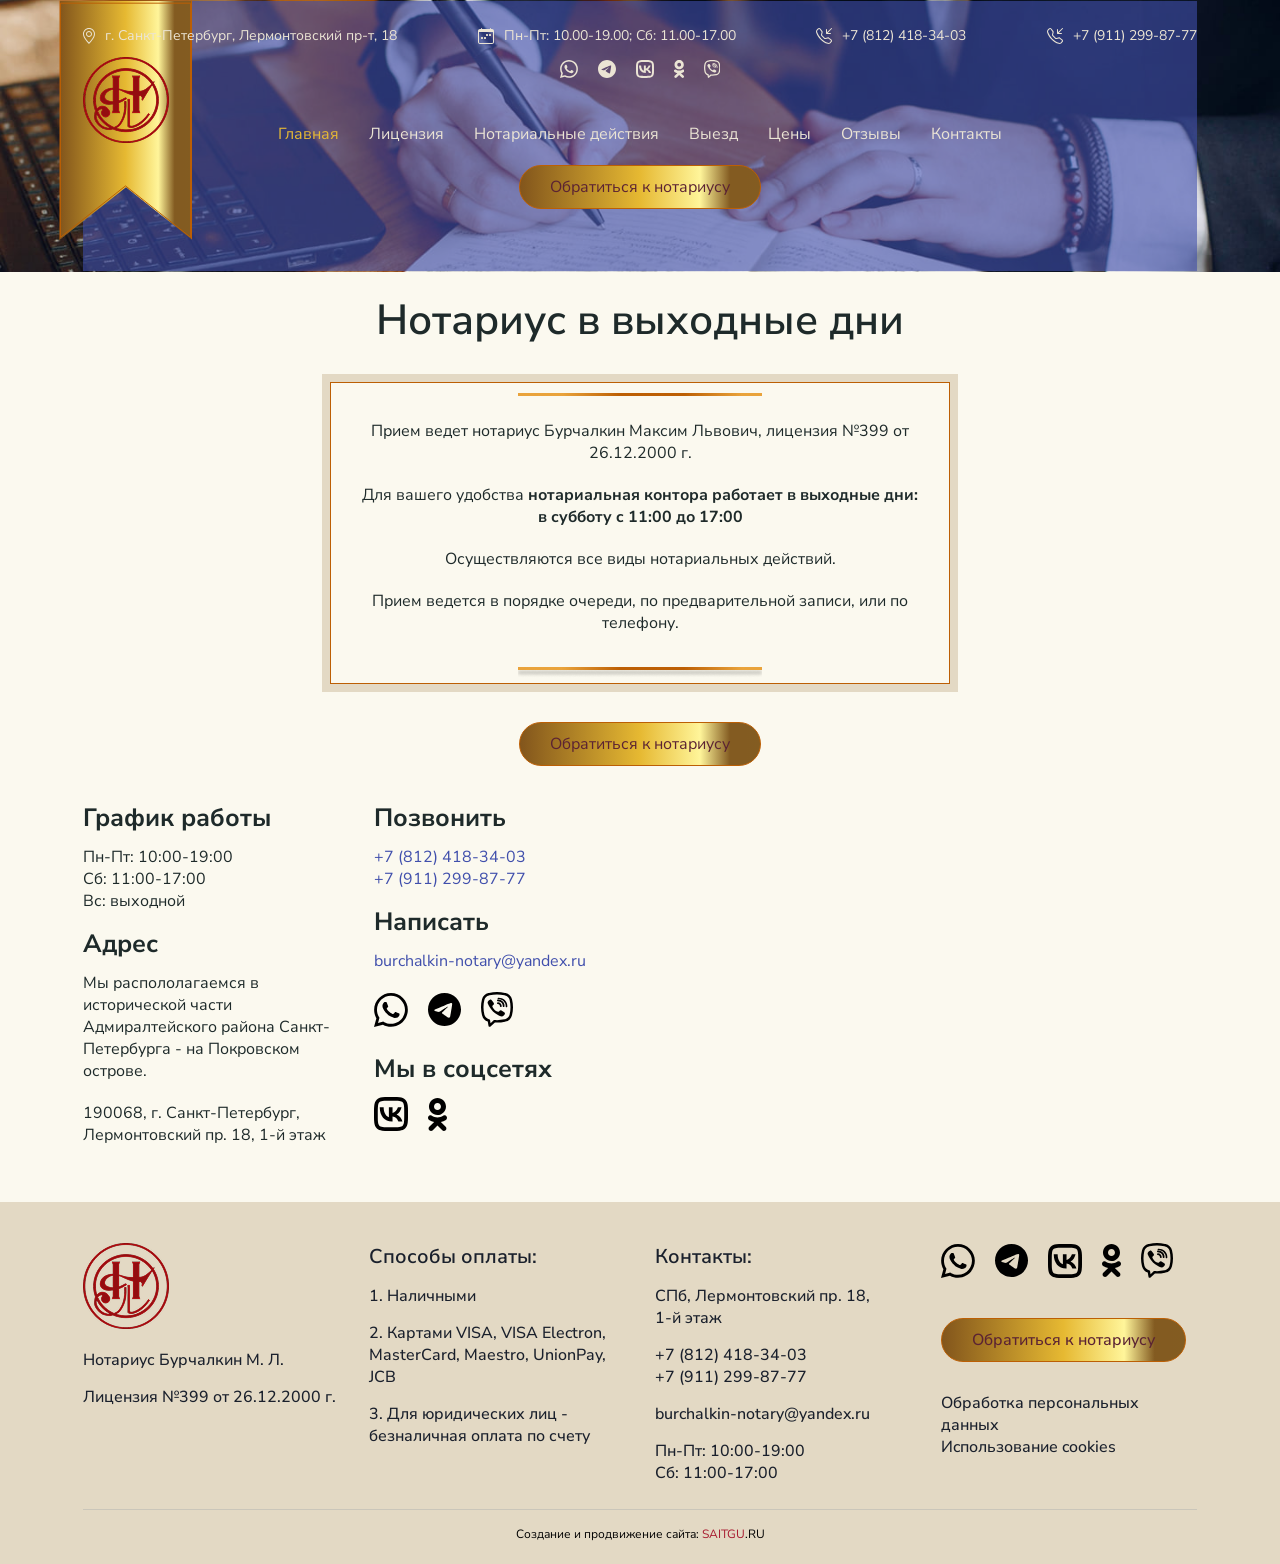
<file: contacts.html>
<!DOCTYPE html>
<html lang="ru">

<head>
    <meta charset="UTF-8">
    <meta name="viewport" content="width=device-width, initial-scale=1.0">
    <title>Контакты</title>
    <link rel="stylesheet" href="css/slick.css">
    <link rel="stylesheet" href="css/fancybox.css">
    <link rel="stylesheet" href="css/splide.min.css">
    <link rel="stylesheet" href="css/jquery.modal.min.css">
    <link rel="stylesheet" href="css/main.css">
</head>

<body>
    <header class="header-page">
        <div class="nb-container">
            <img class="logo-bg" src="img/logo-bg.svg" alt="">
            <ul class="top-contacts">
                <li class="top-contacts__item">
                    <svg viewBox="0 0 12 16" fill="none" xmlns="http://www.w3.org/2000/svg">
                        <path
                            d="M10.1658 8.93977C9.64175 10.0015 8.93246 11.0601 8.20575 12.01C7.48132 12.957 6.75442 13.7768 6.20768 14.3605C6.13503 14.438 6.06566 14.5113 6 14.5801C5.93434 14.5113 5.86497 14.438 5.79232 14.3605C5.24558 13.7768 4.51868 12.957 3.79425 12.01C3.06754 11.0601 2.35825 10.0015 1.83423 8.93977C1.3048 7.86708 1 6.86191 1 6C1 3.23858 3.23858 1 6 1C8.76142 1 11 3.23858 11 6C11 6.86191 10.6952 7.86708 10.1658 8.93977ZM6 16C6 16 12 10.3137 12 6C12 2.68629 9.31371 0 6 0C2.68629 0 0 2.68629 0 6C0 10.3137 6 16 6 16Z"
                            fill="#EBE4D4" />
                        <path
                            d="M6 8C4.89543 8 4 7.10457 4 6C4 4.89543 4.89543 4 6 4C7.10457 4 8 4.89543 8 6C8 7.10457 7.10457 8 6 8ZM6 9C7.65685 9 9 7.65685 9 6C9 4.34315 7.65685 3 6 3C4.34315 3 3 4.34315 3 6C3 7.65685 4.34315 9 6 9Z"
                            fill="#EBE4D4" />
                    </svg>
                    <a class="top-contacts__link" href="https://yandex.ru/maps/-/CLWBqMko" target="_blank">
                        г. Санкт-Петербург, Лермонтовский пр-т, 18
                    </a>
                </li>
                <li class="top-contacts__item">
                    <svg viewBox="0 0 16 16" fill="none" xmlns="http://www.w3.org/2000/svg">
                        <path
                            d="M11 6.5C11 6.22386 11.2239 6 11.5 6H12.5C12.7761 6 13 6.22386 13 6.5V7.5C13 7.77614 12.7761 8 12.5 8H11.5C11.2239 8 11 7.77614 11 7.5V6.5Z"
                            fill="#EBE4D4" />
                        <path
                            d="M8 6.5C8 6.22386 8.22386 6 8.5 6H9.5C9.77614 6 10 6.22386 10 6.5V7.5C10 7.77614 9.77614 8 9.5 8H8.5C8.22386 8 8 7.77614 8 7.5V6.5Z"
                            fill="#EBE4D4" />
                        <path
                            d="M3 9.5C3 9.22386 3.22386 9 3.5 9H4.5C4.77614 9 5 9.22386 5 9.5V10.5C5 10.7761 4.77614 11 4.5 11H3.5C3.22386 11 3 10.7761 3 10.5V9.5Z"
                            fill="#EBE4D4" />
                        <path
                            d="M6 9.5C6 9.22386 6.22386 9 6.5 9H7.5C7.77614 9 8 9.22386 8 9.5V10.5C8 10.7761 7.77614 11 7.5 11H6.5C6.22386 11 6 10.7761 6 10.5V9.5Z"
                            fill="#EBE4D4" />
                        <path
                            d="M3.5 0C3.77614 0 4 0.223858 4 0.5V1H12V0.5C12 0.223858 12.2239 0 12.5 0C12.7761 0 13 0.223858 13 0.5V1H14C15.1046 1 16 1.89543 16 3V14C16 15.1046 15.1046 16 14 16H2C0.895431 16 0 15.1046 0 14V3C0 1.89543 0.895431 1 2 1H3V0.5C3 0.223858 3.22386 0 3.5 0ZM1 4V14C1 14.5523 1.44772 15 2 15H14C14.5523 15 15 14.5523 15 14V4H1Z"
                            fill="#EBE4D4" />
                    </svg>
                    Пн-Пт: 10.00-19.00; Сб: 11.00-17.00
                </li>
                <li class="top-contacts__item">
                    <svg viewBox="0 0 16 16" fill="none" xmlns="http://www.w3.org/2000/svg">
                        <path
                            d="M15.8536 0.146447C16.0488 0.341709 16.0488 0.658291 15.8536 0.853553L11.7071 5H14.5C14.7761 5 15 5.22386 15 5.5C15 5.77614 14.7761 6 14.5 6H10.5C10.2239 6 10 5.77614 10 5.5V1.5C10 1.22386 10.2239 1 10.5 1C10.7761 1 11 1.22386 11 1.5V4.29289L15.1464 0.146447C15.3417 -0.0488155 15.6583 -0.0488155 15.8536 0.146447Z"
                            fill="#EBE4D4" />
                        <path
                            d="M3.65387 1.32849C3.40343 1.00649 2.92745 0.976861 2.639 1.26531L1.60508 2.29923C1.1216 2.78271 0.94387 3.46766 1.1551 4.06847C2.00338 6.48124 3.39215 8.74671 5.32272 10.6773C7.25329 12.6078 9.51876 13.9966 11.9315 14.8449C12.5323 15.0561 13.2173 14.8784 13.7008 14.3949L14.7347 13.361C15.0231 13.0726 14.9935 12.5966 14.6715 12.3461L12.3653 10.5524C12.2008 10.4245 11.9866 10.3793 11.7845 10.4298L9.59541 10.9771C9.00082 11.1257 8.37183 10.9515 7.93845 10.5181L5.48187 8.06155C5.04849 7.62817 4.87427 6.99919 5.02292 6.40459L5.57019 4.21553C5.62073 4.01336 5.57552 3.79918 5.44758 3.63468L3.65387 1.32849ZM1.88477 0.511076C2.62689 -0.231039 3.8515 -0.154797 4.49583 0.673634L6.28954 2.97983C6.6187 3.40304 6.73502 3.95409 6.60498 4.47423L6.05772 6.66329C5.99994 6.8944 6.06766 7.13888 6.2361 7.30732L8.69268 9.7639C8.86113 9.93235 9.1056 10.0001 9.33671 9.94229L11.5258 9.39502C12.0459 9.26499 12.597 9.3813 13.0202 9.71047L15.3264 11.5042C16.1548 12.1485 16.231 13.3731 15.4889 14.1152L14.455 15.1492C13.7153 15.8889 12.6089 16.2137 11.5778 15.8512C9.01754 14.9511 6.61438 13.4774 4.56849 11.4315C2.5226 9.38562 1.04895 6.98246 0.148838 4.42225C-0.213682 3.39112 0.11113 2.28472 0.85085 1.545L1.88477 0.511076Z"
                            fill="#EBE4D4" />
                    </svg>
                    <a class="top-contacts__link" href="tel:78124183403">
                        +7 (812) 418-34-03
                    </a>
                </li>
                <li class="top-contacts__item">
                    <svg viewBox="0 0 16 16" fill="none" xmlns="http://www.w3.org/2000/svg">
                        <path
                            d="M15.8536 0.146447C16.0488 0.341709 16.0488 0.658291 15.8536 0.853553L11.7071 5H14.5C14.7761 5 15 5.22386 15 5.5C15 5.77614 14.7761 6 14.5 6H10.5C10.2239 6 10 5.77614 10 5.5V1.5C10 1.22386 10.2239 1 10.5 1C10.7761 1 11 1.22386 11 1.5V4.29289L15.1464 0.146447C15.3417 -0.0488155 15.6583 -0.0488155 15.8536 0.146447Z"
                            fill="#EBE4D4" />
                        <path
                            d="M3.65387 1.32849C3.40343 1.00649 2.92745 0.976861 2.639 1.26531L1.60508 2.29923C1.1216 2.78271 0.94387 3.46766 1.1551 4.06847C2.00338 6.48124 3.39215 8.74671 5.32272 10.6773C7.25329 12.6078 9.51876 13.9966 11.9315 14.8449C12.5323 15.0561 13.2173 14.8784 13.7008 14.3949L14.7347 13.361C15.0231 13.0726 14.9935 12.5966 14.6715 12.3461L12.3653 10.5524C12.2008 10.4245 11.9866 10.3793 11.7845 10.4298L9.59541 10.9771C9.00082 11.1257 8.37183 10.9515 7.93845 10.5181L5.48187 8.06155C5.04849 7.62817 4.87427 6.99919 5.02292 6.40459L5.57019 4.21553C5.62073 4.01336 5.57552 3.79918 5.44758 3.63468L3.65387 1.32849ZM1.88477 0.511076C2.62689 -0.231039 3.8515 -0.154797 4.49583 0.673634L6.28954 2.97983C6.6187 3.40304 6.73502 3.95409 6.60498 4.47423L6.05772 6.66329C5.99994 6.8944 6.06766 7.13888 6.2361 7.30732L8.69268 9.7639C8.86113 9.93235 9.1056 10.0001 9.33671 9.94229L11.5258 9.39502C12.0459 9.26499 12.597 9.3813 13.0202 9.71047L15.3264 11.5042C16.1548 12.1485 16.231 13.3731 15.4889 14.1152L14.455 15.1492C13.7153 15.8889 12.6089 16.2137 11.5778 15.8512C9.01754 14.9511 6.61438 13.4774 4.56849 11.4315C2.5226 9.38562 1.04895 6.98246 0.148838 4.42225C-0.213682 3.39112 0.11113 2.28472 0.85085 1.545L1.88477 0.511076Z"
                            fill="#EBE4D4" />
                    </svg>
                    <a class="top-contacts__link" href="tel:79112998777">
                        +7 (911) 299-87-77
                    </a>
                </li>
                <li class="top-contacts__item">
                    <ul class="social-list">
                        <li class="social-list__item">
                            <a class="social-list__link" href="#">
                                <svg viewBox="0 0 34 34" fill="none" xmlns="http://www.w3.org/2000/svg">
                                    <path
                                        d="M28.9028 4.94369C25.7282 1.75291 21.4953 0 16.9879 0C7.70633 0 0.145402 7.56094 0.137325 16.8425C0.137325 19.8152 0.912804 22.7071 2.38298 25.2678L0 34L8.93417 31.6574C11.3979 32.9983 14.1687 33.7092 16.9879 33.7092H16.9959C26.2775 33.7092 33.8384 26.1483 33.8465 16.8586C33.8384 12.3592 32.0855 8.1264 28.9028 4.94369ZM16.9879 30.8577C14.4675 30.8577 12.0038 30.1791 9.85505 28.9028L9.34614 28.5959L4.04703 29.9853L5.46067 24.8154L5.12947 24.2823C3.72392 22.0527 2.98883 19.4759 2.98883 16.8344C2.98883 9.12806 9.27344 2.84343 16.9959 2.84343C20.736 2.84343 24.2499 4.30554 26.8994 6.94702C29.5409 9.59658 30.995 13.1105 30.995 16.8506C30.9869 24.5811 24.7023 30.8577 16.9879 30.8577ZM24.6699 20.3725C24.2499 20.1625 22.1819 19.1447 21.7942 18.9993C21.4065 18.862 21.1237 18.7893 20.8491 19.2093C20.5664 19.6294 19.7586 20.5826 19.5162 20.8572C19.2739 21.1399 19.0235 21.1723 18.6034 20.9622C18.1834 20.7522 16.8263 20.3079 15.2188 18.87C13.9667 17.7553 13.1266 16.374 12.8762 15.9539C12.6339 15.5339 12.852 15.3077 13.062 15.0976C13.2478 14.9119 13.482 14.6049 13.6921 14.3626C13.9021 14.1202 13.9748 13.9425 14.1121 13.6598C14.2494 13.3771 14.1848 13.1347 14.0798 12.9247C13.9748 12.7147 13.1347 10.6386 12.7793 9.79853C12.44 8.97458 12.0926 9.08767 11.8341 9.07959C11.5918 9.06344 11.3091 9.06344 11.0264 9.06344C10.7436 9.06344 10.2913 9.16845 9.90352 9.5885C9.51578 10.0086 8.43334 11.0264 8.43334 13.1024C8.43334 15.1784 9.94391 17.1737 10.1539 17.4564C10.364 17.7391 13.1185 21.9881 17.3433 23.8137C18.3449 24.2499 19.1285 24.5084 19.7424 24.7023C20.7522 25.0254 21.665 24.977 22.392 24.8719C23.1998 24.7508 24.88 23.8541 25.2354 22.8686C25.5828 21.8831 25.5827 21.043 25.4777 20.8653C25.3727 20.6876 25.09 20.5826 24.6699 20.3725Z" />
                                </svg>
                            </a>
                        </li>
                        <li class="social-list__item">
                            <a class="social-list__link" href="#">
                                <svg viewBox="0 0 33 33" fill="none" xmlns="http://www.w3.org/2000/svg">
                                    <path
                                        d="M33 16.5C33 25.6127 25.6127 33 16.5 33C7.3873 33 0 25.6127 0 16.5C0 7.3873 7.3873 0 16.5 0C25.6127 0 33 7.3873 33 16.5ZM17.0914 12.1811C15.4865 12.8486 12.279 14.2302 7.46894 16.3259C6.68785 16.6365 6.27869 16.9404 6.24144 17.2375C6.17849 17.7396 6.80731 17.9373 7.66361 18.2066C7.78009 18.2432 7.90077 18.2812 8.0245 18.3214C8.86696 18.5952 10.0002 18.9156 10.5894 18.9284C11.1238 18.9399 11.7202 18.7196 12.3787 18.2674C16.8729 15.2337 19.1929 13.7003 19.3385 13.6673C19.4413 13.6439 19.5837 13.6146 19.6801 13.7004C19.7766 13.7861 19.7671 13.9485 19.7569 13.9921C19.6946 14.2576 17.2263 16.5524 15.9489 17.74C15.5507 18.1102 15.2682 18.3728 15.2104 18.4328C15.0811 18.5672 14.9493 18.6942 14.8226 18.8164C14.0399 19.5709 13.453 20.1367 14.8551 21.0606C15.5288 21.5047 16.068 21.8718 16.6059 22.2381C17.1933 22.6382 17.7792 23.0372 18.5373 23.5341C18.7304 23.6607 18.9149 23.7922 19.0946 23.9203C19.7782 24.4076 20.3924 24.8455 21.1511 24.7757C21.592 24.7351 22.0475 24.3205 22.2788 23.084C22.8254 20.1619 23.8998 13.8304 24.1481 11.2214C24.1699 10.9928 24.1425 10.7003 24.1205 10.5719C24.0986 10.4435 24.0526 10.2605 23.8857 10.125C23.688 9.96462 23.3828 9.9308 23.2463 9.9332C22.6257 9.94413 21.6736 10.2752 17.0914 12.1811Z" />
                                </svg>
                            </a>
                        </li>
                        <li class="social-list__item">
                            <a class="social-list__link" href="#">
                                <svg viewBox="0 0 34 34" fill="none" xmlns="http://www.w3.org/2000/svg">
                                    <path
                                        d="M5.34516 5.3471C4.69569 6.00602 4.269 6.93115 4.03111 8.6889C3.78755 10.5108 3.78567 12.9237 3.78567 16.3958V17.6041C3.78567 21.0705 3.78755 23.4816 4.03111 25.3016C4.26711 27.0612 4.69568 27.992 5.34705 28.6566C6.00785 29.3042 6.93297 29.7328 8.68882 29.9688C10.5107 30.2124 12.9236 30.2161 16.3957 30.2161H17.604C21.0703 30.2161 23.4813 30.2124 25.3033 29.9688C27.061 29.7328 27.9918 29.3042 28.6564 28.6529C29.3039 27.9939 29.7325 27.0688 29.9685 25.3111C30.214 23.4891 30.2158 21.0762 30.2158 17.6041V16.3958C30.2158 12.9294 30.2121 10.5184 29.9704 8.69834C29.7325 6.9387 29.3039 6.00791 28.6526 5.34332C27.9937 4.69573 27.0685 4.26715 25.3108 4.03115C23.4889 3.78759 21.076 3.78381 17.604 3.78381H16.3957C12.9293 3.78381 10.5183 3.78759 8.69826 4.03115C6.93863 4.26715 6.00974 4.69573 5.34516 5.3471ZM16.3957 0.00776935H17.604C20.3321 0.00776935 23.1018 -0.0734158 25.8111 0.289085C27.9937 0.581728 29.842 1.20666 31.3184 2.66799L31.3335 2.68499C32.793 4.1652 33.4198 6.01357 33.7124 8.19801C34.073 10.9035 33.9919 13.6714 33.9919 16.3958V17.6041C33.9919 20.3304 34.0749 23.1002 33.7105 25.8114C33.4198 27.9939 32.793 29.8423 31.3317 31.3187L31.3147 31.3338C29.8364 32.7933 27.988 33.4182 25.8017 33.7127C23.0962 34.0734 20.3284 33.9922 17.604 33.9922H16.3957C13.6694 33.9922 10.8997 34.0734 8.19038 33.7109C6.00596 33.4182 4.1576 32.7933 2.68307 31.332L2.66608 31.315C1.20854 29.8348 0.581723 27.9864 0.289082 25.8019C-0.0734151 23.0983 0.00776928 20.3304 0.00776928 17.6041V16.3958C0.00776928 13.6695 -0.0734148 10.8998 0.29097 8.18857C0.581723 6.00602 1.20854 4.15764 2.66986 2.68121L2.68496 2.66611C4.16516 1.20666 6.01351 0.581728 8.19793 0.287197C10.9053 -0.0715276 13.6731 0.00776935 16.3957 0.00776935ZM5.73975 10.3504C5.921 19.1863 10.3389 24.4879 18.0873 24.4879H18.5404V19.4355C21.3838 19.7187 23.5361 21.8031 24.397 24.4879H28.4185C28.0062 22.9622 27.2751 21.5413 26.2734 20.3189C25.2717 19.0965 24.0221 18.1004 22.6072 17.3965C23.8748 16.6242 24.9697 15.599 25.8233 14.3847C26.677 13.1704 27.2712 11.7932 27.5689 10.339H23.9212C23.1283 13.1484 20.772 15.6972 18.5404 15.9351V10.3504H14.8815V20.1379C12.6159 19.5715 9.7612 16.8301 9.63659 10.3504H5.73975Z" />
                                </svg>
                            </a>
                        </li>
                        <li class="social-list__item">
                            <a class="social-list__link" href="#">
                                <svg viewBox="0 0 19 33" fill="none" xmlns="http://www.w3.org/2000/svg">
                                    <path
                                        d="M9.47729 17.0629C4.82979 17.0629 0.967017 13.1919 0.967017 8.61146C0.967017 3.8726 4.82979 0 9.47893 0C14.286 0 17.9892 3.87095 17.9892 8.61146C17.9855 9.72521 17.7632 10.8273 17.3348 11.8549C16.9065 12.8825 16.2805 13.8154 15.4927 14.6003C14.7049 15.3852 13.7707 16.0069 12.7434 16.4297C11.716 16.8525 10.6157 17.0682 9.50525 17.0645L9.47729 17.0629ZM9.47729 4.97811C7.50971 4.97811 6.01264 6.63638 6.01264 8.61311C6.01264 10.5865 7.50971 12.0881 9.47893 12.0881C11.5271 12.0881 12.9452 10.5865 12.9452 8.61311C12.9469 6.63473 11.5271 4.97811 9.47729 4.97811ZM12.8663 24.0953L17.675 28.7566C18.6209 29.7812 18.6209 31.2827 17.675 32.2315C16.6517 33.2562 15.074 33.2562 14.286 32.2315L9.47893 27.491L4.82979 32.2315C4.35763 32.7051 3.7259 32.941 3.01521 32.941C2.46409 32.941 1.834 32.7034 1.28124 32.2315C0.335286 31.2827 0.335286 29.7812 1.28124 28.7549L6.16728 24.0936C4.40282 23.5694 2.71017 22.8272 1.12824 21.8842C-0.0546105 21.2523 -0.289864 19.6732 0.340222 18.4868C1.12824 17.3021 2.54634 16.987 3.80816 17.7773C5.51679 18.8231 7.47973 19.3764 9.4814 19.3764C11.4831 19.3764 13.446 18.8231 15.1546 17.7773C16.4165 16.987 17.9119 17.3021 18.6209 18.4868C19.3316 19.6732 19.0141 21.2506 17.9102 21.8842C16.4148 22.833 14.6808 23.5441 12.8679 24.0969L12.8663 24.0953Z" />
                                </svg>
                            </a>
                        </li>
                        <li class="social-list__item">
                            <a class="social-list__link" href="#">
                                <svg viewBox="0 0 32 35" fill="none" xmlns="http://www.w3.org/2000/svg">
                                    <path
                                        d="M9.82405 7.57209C9.51794 7.52851 9.20572 7.58842 8.9396 7.74181H8.91654C8.2989 8.09407 7.74221 8.5376 7.26786 9.05959C6.87258 9.50311 6.65846 9.95145 6.60247 10.3838C6.56952 10.64 6.59258 10.8993 6.66999 11.1443L6.69964 11.1603C7.14434 12.4301 7.72409 13.6518 8.43231 14.8014C9.34591 16.416 10.4696 17.9093 11.7758 19.2447L11.8153 19.2992L11.8779 19.344L11.9158 19.3872L11.9619 19.4257C13.3404 20.6991 14.8801 21.7968 16.5439 22.6921C18.4462 23.6992 19.6008 24.1748 20.2942 24.3733V24.3829C20.4968 24.4438 20.6813 24.471 20.8674 24.471C21.4582 24.4298 22.0175 24.1963 22.4551 23.8081C22.9904 23.347 23.4433 22.8042 23.7958 22.2005V22.1893C24.1268 21.5809 24.0148 21.0076 23.5372 20.6185C22.5786 19.8026 21.5411 19.0787 20.4391 18.4569C19.7013 18.0679 18.9519 18.3032 18.6488 18.6971L18.0015 19.4913C17.6688 19.8852 17.066 19.8308 17.066 19.8308L17.0496 19.8404C12.5515 18.7243 11.3508 14.2971 11.3508 14.2971C11.3508 14.2971 11.2948 13.695 11.7115 13.3876L12.5219 12.7535C12.9106 12.4461 13.1807 11.7192 12.764 11.0018C12.1259 9.93131 11.3829 8.92322 10.5454 7.9916C10.3623 7.77284 10.1057 7.62375 9.82076 7.57048M17.4251 5.64746C17.2067 5.64746 16.9972 5.73181 16.8428 5.88195C16.6883 6.03209 16.6016 6.23572 16.6016 6.44805C16.6016 6.66038 16.6883 6.86402 16.8428 7.01416C16.9972 7.1643 17.2067 7.24865 17.4251 7.24865C19.5069 7.24865 21.2363 7.90993 22.605 9.17807C23.3083 9.87139 23.8567 10.6928 24.2158 11.5927C24.5765 12.4941 24.7412 13.4564 24.6984 14.4204C24.6892 14.6327 24.7671 14.8399 24.9151 14.9963C25.0631 15.1528 25.2689 15.2457 25.4873 15.2546C25.7057 15.2635 25.9188 15.1877 26.0797 15.0439C26.2407 14.9 26.3362 14.6999 26.3454 14.4876C26.3945 13.302 26.1921 12.1193 25.7508 11.013C25.3074 9.90114 24.6323 8.89044 23.7678 8.04444L23.7513 8.02842C22.0532 6.45126 19.9055 5.64746 17.4251 5.64746Z" />
                                    <path
                                        d="M16.8829 7.53104C16.6487 7.53104 16.4242 7.62278 16.2586 7.78607C16.093 7.94936 16 8.17083 16 8.40177C16 8.6327 16.093 8.85417 16.2586 9.01746C16.4242 9.18076 16.6487 9.27249 16.8829 9.27249H16.9129C18.5232 9.38569 19.6957 9.91509 20.5167 10.7841C21.359 11.6792 21.7951 12.792 21.7616 14.1677C21.7562 14.3987 21.844 14.6222 22.0058 14.7893C22.1675 14.9563 22.39 15.0532 22.6241 15.0585C22.8583 15.0638 23.085 14.9771 23.2543 14.8176C23.4237 14.6581 23.5219 14.4387 23.5273 14.2078C23.5697 12.4019 22.9799 10.8433 21.811 9.59989V9.5964C20.6156 8.33211 18.9752 7.66339 17.0012 7.53278L16.9711 7.5293L16.8829 7.53104Z" />
                                    <path
                                        d="M16.9613 10.3559C16.843 10.3456 16.7239 10.359 16.611 10.3954C16.498 10.4318 16.3937 10.4905 16.3041 10.568C16.2144 10.6454 16.1414 10.74 16.0894 10.8461C16.0374 10.9522 16.0074 11.0677 16.0012 11.1856C15.995 11.3034 16.0128 11.4214 16.0535 11.5323C16.0941 11.6432 16.1568 11.7448 16.2379 11.8311C16.3189 11.9174 16.4166 11.9865 16.5251 12.0344C16.6336 12.0823 16.7507 12.108 16.8694 12.1099C17.6081 12.1486 18.0799 12.37 18.3768 12.667C18.6755 12.9658 18.8982 13.4456 18.9388 14.196C18.941 14.3139 18.9671 14.4302 19.0154 14.5379C19.0638 14.6456 19.1334 14.7425 19.2202 14.8229C19.3071 14.9033 19.4092 14.9654 19.5207 15.0057C19.6322 15.0459 19.7507 15.0634 19.8691 15.0572C19.9876 15.0509 20.1035 15.021 20.2101 14.9693C20.3167 14.9175 20.4116 14.8449 20.4894 14.7559C20.5672 14.6668 20.6261 14.5631 20.6627 14.4509C20.6993 14.3387 20.7129 14.2204 20.7025 14.1029C20.6459 13.0484 20.3137 12.1169 19.6333 11.4315C18.9494 10.7461 18.0181 10.4122 16.9613 10.3559Z" />
                                    <path fill-rule="evenodd" clip-rule="evenodd"
                                        d="M7.98785 0.885746C13.2642 -0.295249 18.7358 -0.295249 24.0121 0.885746L24.5743 1.01027C26.1163 1.35642 27.5324 2.12342 28.6657 3.22624C29.7989 4.32906 30.605 5.7246 30.9946 7.25814C32.3351 12.5427 32.3351 18.0789 30.9946 23.3635C30.605 24.897 29.7989 26.2925 28.6657 27.3954C27.5324 28.4982 26.1163 29.2652 24.5743 29.6113L24.0105 29.7358C20.7057 30.4748 17.3149 30.7536 13.934 30.5644L9.5349 34.506C9.36905 34.6547 9.16639 34.7561 8.94806 34.7996C8.72974 34.8431 8.50375 34.8271 8.29369 34.7533C8.08364 34.6795 7.89721 34.5506 7.75387 34.3801C7.61053 34.2096 7.51554 34.0036 7.4788 33.7838L6.75088 29.4303C5.35541 28.9947 4.09466 28.2084 3.08887 27.1463C2.08308 26.0843 1.36579 24.7819 1.00541 23.3635C-0.335138 18.0789 -0.335138 12.5427 1.00541 7.25814C1.39498 5.7246 2.20108 4.32906 3.33434 3.22624C4.4676 2.12342 5.88374 1.35642 7.42574 1.01027L7.98785 0.885746ZM23.4699 3.31483C18.5507 2.2137 13.4493 2.2137 8.53007 3.31483L7.9663 3.44101C6.87352 3.68705 5.87005 4.2311 5.067 5.01295C4.26395 5.79479 3.69265 6.78391 3.41635 7.87081C2.17771 12.7533 2.17771 17.8683 3.41635 22.7508C3.69278 23.8379 4.26433 24.8272 5.06769 25.609C5.87105 26.3909 6.87487 26.9348 7.96796 27.1806L8.11719 27.2138C8.3586 27.2679 8.57843 27.3928 8.74856 27.5726C8.9187 27.7524 9.03141 27.979 9.07228 28.2233L9.55977 31.1422L12.6638 28.3611C12.7878 28.2497 12.9328 28.1644 13.0903 28.1102C13.2478 28.056 13.4146 28.034 13.5808 28.0456C16.8955 28.28 20.2266 28.0311 23.4699 27.3068L24.032 27.1806C25.1251 26.9348 26.1289 26.3909 26.9323 25.609C27.7357 24.8272 28.3072 23.8379 28.5836 22.7508C29.8206 17.8694 29.8206 12.7539 28.5836 7.87081C28.3072 6.7837 27.7357 5.79443 26.9323 5.01257C26.1289 4.23071 25.1251 3.68677 24.032 3.44101L23.4699 3.31483Z" />
                                </svg>
                            </a>
                        </li>
                    </ul>
                </li>
            </ul>
            <div class="menu-wrap">
                <a class="logo-link" href="">
                    <img class="logo" src="img/logo.png" alt="">
                </a>
                <nav class="main-nav">
                    <input type="checkbox" id="toggle-menu" class="toggle-menu">
                    <label for="toggle-menu" class="burger-btn">
                        <span></span>
                    </label>

                    <ul class="menu-list">
                        <li class="menu-list__item menu-list__item--active">
                            <a class="menu-list__link" href="#">Главная</a>
                        </li>
                        <li class="menu-list__item">
                            <a class="menu-list__link" href="#">Лицензия</a>
                        </li>
                        <li class="menu-list__item">
                            <a class="menu-list__link" href="#">Нотариальные действия</a>
                        </li>
                        <li class="menu-list__item">
                            <a class="menu-list__link" href="#">Выезд</a>
                        </li>
                        <li class="menu-list__item">
                            <a class="menu-list__link" href="#">Цены</a>
                        </li>
                        <li class="menu-list__item">
                            <a class="menu-list__link" href="#">Отзывы</a>
                        </li>
                        <!-- <li class="menu__item">
                            <a class="menu__link" href="#">Новости</a>
                        </li> -->
                        <li class="menu-list__item">
                            <a class="menu-list__link" href="#">Контакты</a>
                        </li>
                    </ul>
                </nav>
                <button class="accent-btn" type="button" data-modal="#main-form">Обратиться к нотариусу</button>
            </div>
        </div>
    </header>

    <main class="main">
        <div class="nb-container">
            <section class="s-page">
                <h1>Нотариус в выходные дни</h1>
                <div class="contacts-info">
                    <span></span>
                    <p>Прием ведет нотариус Бурчалкин Максим Львович, лицензия №399 от 26.12.2000 г.</p>
                    <p>Для вашего удобства <strong>нотариальная контора работает в выходные дни: в субботу c 11:00 до 17:00</strong></p>
                    <p>Осуществляются все виды нотариальных действий.</p>
                    <p>Прием ведется в порядке очереди, по предварительной записи, или по телефону.</p>
                </div>

                <button class="accent-btn contacts-page" type="button" data-modal="#main-form">Обратиться к нотариусу</button>

                <div class="contacts">
                    <div class="contacts__item">
                        <h2>График работы</h2>
                        <p>Пн-Пт: 10:00-19:00<br>Сб: 11:00-17:00<br>Вс: выходной</p>
                        <h2>Адрес</h2>
                        <p>Мы распололагаемся в исторической части Адмиралтейского района Санкт-Петербурга - на Покровском острове.</p>
                        <p>190068, г. Санкт-Петербург,<br>Лермонтовский пр. 18, 1-й этаж</p>
                        
                    </div>
                    <div class="contacts__item">
                        <h2>Позвонить</h2>
                        <p>
                            <a class="contacts__link" href="tel:78124183403"> +7 (812) 418-34-03</a><br>
                            <a class="contacts__link" href="tel:79112998777"> +7 (911) 299-87-77</a>
                        </p>
                        <h2>Написать</h2>
                        <p><a class="contacts__link" href="mailto:burchalkin-notary@yandex.ru">burchalkin-notary@yandex.ru</a></p>
                        <ul class="social-list">
                            <li class="social-list__item">
                                <a class="social-list__link" href="#">
                                    <svg width="34" height="34" viewBox="0 0 34 34" fill="none"
                                        xmlns="http://www.w3.org/2000/svg">
                                        <path
                                            d="M28.9028 4.94369C25.7282 1.75291 21.4953 0 16.9879 0C7.70633 0 0.145402 7.56094 0.137325 16.8425C0.137325 19.8152 0.912804 22.7071 2.38298 25.2678L0 34L8.93417 31.6574C11.3979 32.9983 14.1687 33.7092 16.9879 33.7092H16.9959C26.2775 33.7092 33.8384 26.1483 33.8465 16.8586C33.8384 12.3592 32.0855 8.1264 28.9028 4.94369ZM16.9879 30.8577C14.4675 30.8577 12.0038 30.1791 9.85505 28.9028L9.34614 28.5959L4.04703 29.9853L5.46067 24.8154L5.12947 24.2823C3.72392 22.0527 2.98883 19.4759 2.98883 16.8344C2.98883 9.12806 9.27344 2.84343 16.9959 2.84343C20.736 2.84343 24.2499 4.30554 26.8994 6.94702C29.5409 9.59658 30.995 13.1105 30.995 16.8506C30.9869 24.5811 24.7023 30.8577 16.9879 30.8577ZM24.6699 20.3725C24.2499 20.1625 22.1819 19.1447 21.7942 18.9993C21.4065 18.862 21.1237 18.7893 20.8491 19.2093C20.5664 19.6294 19.7586 20.5826 19.5162 20.8572C19.2739 21.1399 19.0235 21.1723 18.6034 20.9622C18.1834 20.7522 16.8263 20.3079 15.2188 18.87C13.9667 17.7553 13.1266 16.374 12.8762 15.9539C12.6339 15.5339 12.852 15.3077 13.062 15.0976C13.2478 14.9119 13.482 14.6049 13.6921 14.3626C13.9021 14.1202 13.9748 13.9425 14.1121 13.6598C14.2494 13.3771 14.1848 13.1347 14.0798 12.9247C13.9748 12.7147 13.1347 10.6386 12.7793 9.79853C12.44 8.97458 12.0926 9.08767 11.8341 9.07959C11.5918 9.06344 11.3091 9.06344 11.0264 9.06344C10.7436 9.06344 10.2913 9.16845 9.90352 9.5885C9.51578 10.0086 8.43334 11.0264 8.43334 13.1024C8.43334 15.1784 9.94391 17.1737 10.1539 17.4564C10.364 17.7391 13.1185 21.9881 17.3433 23.8137C18.3449 24.2499 19.1285 24.5084 19.7424 24.7023C20.7522 25.0254 21.665 24.977 22.392 24.8719C23.1998 24.7508 24.88 23.8541 25.2354 22.8686C25.5828 21.8831 25.5827 21.043 25.4777 20.8653C25.3727 20.6876 25.09 20.5826 24.6699 20.3725Z" />
                                    </svg>
                                </a>
                            </li>
                            <li class="social-list__item">
                                <a class="social-list__link" href="#">
                                    <svg width="33" height="33" viewBox="0 0 33 33" fill="none"
                                        xmlns="http://www.w3.org/2000/svg">
                                        <path
                                            d="M33 16.5C33 25.6127 25.6127 33 16.5 33C7.3873 33 0 25.6127 0 16.5C0 7.3873 7.3873 0 16.5 0C25.6127 0 33 7.3873 33 16.5ZM17.0914 12.1811C15.4865 12.8486 12.279 14.2302 7.46894 16.3259C6.68785 16.6365 6.27869 16.9404 6.24144 17.2375C6.17849 17.7396 6.80731 17.9373 7.66361 18.2066C7.78009 18.2432 7.90077 18.2812 8.0245 18.3214C8.86696 18.5952 10.0002 18.9156 10.5894 18.9284C11.1238 18.9399 11.7202 18.7196 12.3787 18.2674C16.8729 15.2337 19.1929 13.7003 19.3385 13.6673C19.4413 13.6439 19.5837 13.6146 19.6801 13.7004C19.7766 13.7861 19.7671 13.9485 19.7569 13.9921C19.6946 14.2576 17.2263 16.5524 15.9489 17.74C15.5507 18.1102 15.2682 18.3728 15.2104 18.4328C15.0811 18.5672 14.9493 18.6942 14.8226 18.8164C14.0399 19.5709 13.453 20.1367 14.8551 21.0606C15.5288 21.5047 16.068 21.8718 16.6059 22.2381C17.1933 22.6382 17.7792 23.0372 18.5373 23.5341C18.7304 23.6607 18.9149 23.7922 19.0946 23.9203C19.7782 24.4076 20.3924 24.8455 21.1511 24.7757C21.592 24.7351 22.0475 24.3205 22.2788 23.084C22.8254 20.1619 23.8998 13.8304 24.1481 11.2214C24.1699 10.9928 24.1425 10.7003 24.1205 10.5719C24.0986 10.4435 24.0526 10.2605 23.8857 10.125C23.688 9.96462 23.3828 9.9308 23.2463 9.9332C22.6257 9.94413 21.6736 10.2752 17.0914 12.1811Z" />
                                    </svg>
                                </a>
                            </li>
                            <li class="social-list__item">
                                <a class="social-list__link" href="#">
                                    <svg width="32" height="35" viewBox="0 0 32 35" fill="none"
                                        xmlns="http://www.w3.org/2000/svg">
                                        <path
                                            d="M9.82405 7.57209C9.51794 7.52851 9.20572 7.58842 8.9396 7.74181H8.91654C8.2989 8.09407 7.74221 8.5376 7.26786 9.05959C6.87258 9.50311 6.65846 9.95145 6.60247 10.3838C6.56952 10.64 6.59258 10.8993 6.66999 11.1443L6.69964 11.1603C7.14434 12.4301 7.72409 13.6518 8.43231 14.8014C9.34591 16.416 10.4696 17.9093 11.7758 19.2447L11.8153 19.2992L11.8779 19.344L11.9158 19.3872L11.9619 19.4257C13.3404 20.6991 14.8801 21.7968 16.5439 22.6921C18.4462 23.6992 19.6008 24.1748 20.2942 24.3733V24.3829C20.4968 24.4438 20.6813 24.471 20.8674 24.471C21.4582 24.4298 22.0175 24.1963 22.4551 23.8081C22.9904 23.347 23.4433 22.8042 23.7958 22.2005V22.1893C24.1268 21.5809 24.0148 21.0076 23.5372 20.6185C22.5786 19.8026 21.5411 19.0787 20.4391 18.4569C19.7013 18.0679 18.9519 18.3032 18.6488 18.6971L18.0015 19.4913C17.6688 19.8852 17.066 19.8308 17.066 19.8308L17.0496 19.8404C12.5515 18.7243 11.3508 14.2971 11.3508 14.2971C11.3508 14.2971 11.2948 13.695 11.7115 13.3876L12.5219 12.7535C12.9106 12.4461 13.1807 11.7192 12.764 11.0018C12.1259 9.93131 11.3829 8.92322 10.5454 7.9916C10.3623 7.77284 10.1057 7.62375 9.82076 7.57048M17.4251 5.64746C17.2067 5.64746 16.9972 5.73181 16.8428 5.88195C16.6883 6.03209 16.6016 6.23572 16.6016 6.44805C16.6016 6.66038 16.6883 6.86402 16.8428 7.01416C16.9972 7.1643 17.2067 7.24865 17.4251 7.24865C19.5069 7.24865 21.2363 7.90993 22.605 9.17807C23.3083 9.87139 23.8567 10.6928 24.2158 11.5927C24.5765 12.4941 24.7412 13.4564 24.6984 14.4204C24.6892 14.6327 24.7671 14.8399 24.9151 14.9963C25.0631 15.1528 25.2689 15.2457 25.4873 15.2546C25.7057 15.2635 25.9188 15.1877 26.0797 15.0439C26.2407 14.9 26.3362 14.6999 26.3454 14.4876C26.3945 13.302 26.1921 12.1193 25.7508 11.013C25.3074 9.90114 24.6323 8.89044 23.7678 8.04444L23.7513 8.02842C22.0532 6.45126 19.9055 5.64746 17.4251 5.64746Z" />
                                        <path
                                            d="M16.8829 7.53104C16.6487 7.53104 16.4242 7.62278 16.2586 7.78607C16.093 7.94936 16 8.17083 16 8.40177C16 8.6327 16.093 8.85417 16.2586 9.01746C16.4242 9.18076 16.6487 9.27249 16.8829 9.27249H16.9129C18.5232 9.38569 19.6957 9.91509 20.5167 10.7841C21.359 11.6792 21.7951 12.792 21.7616 14.1677C21.7562 14.3987 21.844 14.6222 22.0058 14.7893C22.1675 14.9563 22.39 15.0532 22.6241 15.0585C22.8583 15.0638 23.085 14.9771 23.2543 14.8176C23.4237 14.6581 23.5219 14.4387 23.5273 14.2078C23.5697 12.4019 22.9799 10.8433 21.811 9.59989V9.5964C20.6156 8.33211 18.9752 7.66339 17.0012 7.53278L16.9711 7.5293L16.8829 7.53104Z" />
                                        <path
                                            d="M16.9613 10.3559C16.843 10.3456 16.7239 10.359 16.611 10.3954C16.498 10.4318 16.3937 10.4905 16.3041 10.568C16.2144 10.6454 16.1414 10.74 16.0894 10.8461C16.0374 10.9522 16.0074 11.0677 16.0012 11.1856C15.995 11.3034 16.0128 11.4214 16.0535 11.5323C16.0941 11.6432 16.1568 11.7448 16.2379 11.8311C16.3189 11.9174 16.4166 11.9865 16.5251 12.0344C16.6336 12.0823 16.7507 12.108 16.8694 12.1099C17.6081 12.1486 18.0799 12.37 18.3768 12.667C18.6755 12.9658 18.8982 13.4456 18.9388 14.196C18.941 14.3139 18.9671 14.4302 19.0154 14.5379C19.0638 14.6456 19.1334 14.7425 19.2202 14.8229C19.3071 14.9033 19.4092 14.9654 19.5207 15.0057C19.6322 15.0459 19.7507 15.0634 19.8691 15.0572C19.9876 15.0509 20.1035 15.021 20.2101 14.9693C20.3167 14.9175 20.4116 14.8449 20.4894 14.7559C20.5672 14.6668 20.6261 14.5631 20.6627 14.4509C20.6993 14.3387 20.7129 14.2204 20.7025 14.1029C20.6459 13.0484 20.3137 12.1169 19.6333 11.4315C18.9494 10.7461 18.0181 10.4122 16.9613 10.3559Z" />
                                        <path fill-rule="evenodd" clip-rule="evenodd"
                                            d="M7.98785 0.885746C13.2642 -0.295249 18.7358 -0.295249 24.0121 0.885746L24.5743 1.01027C26.1163 1.35642 27.5324 2.12342 28.6657 3.22624C29.7989 4.32906 30.605 5.7246 30.9946 7.25814C32.3351 12.5427 32.3351 18.0789 30.9946 23.3635C30.605 24.897 29.7989 26.2925 28.6657 27.3954C27.5324 28.4982 26.1163 29.2652 24.5743 29.6113L24.0105 29.7358C20.7057 30.4748 17.3149 30.7536 13.934 30.5644L9.5349 34.506C9.36905 34.6547 9.16639 34.7561 8.94806 34.7996C8.72974 34.8431 8.50375 34.8271 8.29369 34.7533C8.08364 34.6795 7.89721 34.5506 7.75387 34.3801C7.61053 34.2096 7.51554 34.0036 7.4788 33.7838L6.75088 29.4303C5.35541 28.9947 4.09466 28.2084 3.08887 27.1463C2.08308 26.0843 1.36579 24.7819 1.00541 23.3635C-0.335138 18.0789 -0.335138 12.5427 1.00541 7.25814C1.39498 5.7246 2.20108 4.32906 3.33434 3.22624C4.4676 2.12342 5.88374 1.35642 7.42574 1.01027L7.98785 0.885746ZM23.4699 3.31483C18.5507 2.2137 13.4493 2.2137 8.53007 3.31483L7.9663 3.44101C6.87352 3.68705 5.87005 4.2311 5.067 5.01295C4.26395 5.79479 3.69265 6.78391 3.41635 7.87081C2.17771 12.7533 2.17771 17.8683 3.41635 22.7508C3.69278 23.8379 4.26433 24.8272 5.06769 25.609C5.87105 26.3909 6.87487 26.9348 7.96796 27.1806L8.11719 27.2138C8.3586 27.2679 8.57843 27.3928 8.74856 27.5726C8.9187 27.7524 9.03141 27.979 9.07228 28.2233L9.55977 31.1422L12.6638 28.3611C12.7878 28.2497 12.9328 28.1644 13.0903 28.1102C13.2478 28.056 13.4146 28.034 13.5808 28.0456C16.8955 28.28 20.2266 28.0311 23.4699 27.3068L24.032 27.1806C25.1251 26.9348 26.1289 26.3909 26.9323 25.609C27.7357 24.8272 28.3072 23.8379 28.5836 22.7508C29.8206 17.8694 29.8206 12.7539 28.5836 7.87081C28.3072 6.7837 27.7357 5.79443 26.9323 5.01257C26.1289 4.23071 25.1251 3.68677 24.032 3.44101L23.4699 3.31483Z" />
                                    </svg>
                                </a>
                            </li>
                        </ul>
                        <h2>Мы в соцсетях</h2>
                        <ul class="social-list">
                            <li class="social-list__item">
                                <a class="social-list__link" href="#">
                                    <svg width="34" height="34" viewBox="0 0 34 34" fill="none"
                                        xmlns="http://www.w3.org/2000/svg">
                                        <path
                                            d="M5.34516 5.3471C4.69569 6.00602 4.269 6.93115 4.03111 8.6889C3.78755 10.5108 3.78567 12.9237 3.78567 16.3958V17.6041C3.78567 21.0705 3.78755 23.4816 4.03111 25.3016C4.26711 27.0612 4.69568 27.992 5.34705 28.6566C6.00785 29.3042 6.93297 29.7328 8.68882 29.9688C10.5107 30.2124 12.9236 30.2161 16.3957 30.2161H17.604C21.0703 30.2161 23.4813 30.2124 25.3033 29.9688C27.061 29.7328 27.9918 29.3042 28.6564 28.6529C29.3039 27.9939 29.7325 27.0688 29.9685 25.3111C30.214 23.4891 30.2158 21.0762 30.2158 17.6041V16.3958C30.2158 12.9294 30.2121 10.5184 29.9704 8.69834C29.7325 6.9387 29.3039 6.00791 28.6526 5.34332C27.9937 4.69573 27.0685 4.26715 25.3108 4.03115C23.4889 3.78759 21.076 3.78381 17.604 3.78381H16.3957C12.9293 3.78381 10.5183 3.78759 8.69826 4.03115C6.93863 4.26715 6.00974 4.69573 5.34516 5.3471ZM16.3957 0.00776935H17.604C20.3321 0.00776935 23.1018 -0.0734158 25.8111 0.289085C27.9937 0.581728 29.842 1.20666 31.3184 2.66799L31.3335 2.68499C32.793 4.1652 33.4198 6.01357 33.7124 8.19801C34.073 10.9035 33.9919 13.6714 33.9919 16.3958V17.6041C33.9919 20.3304 34.0749 23.1002 33.7105 25.8114C33.4198 27.9939 32.793 29.8423 31.3317 31.3187L31.3147 31.3338C29.8364 32.7933 27.988 33.4182 25.8017 33.7127C23.0962 34.0734 20.3284 33.9922 17.604 33.9922H16.3957C13.6694 33.9922 10.8997 34.0734 8.19038 33.7109C6.00596 33.4182 4.1576 32.7933 2.68307 31.332L2.66608 31.315C1.20854 29.8348 0.581723 27.9864 0.289082 25.8019C-0.0734151 23.0983 0.00776928 20.3304 0.00776928 17.6041V16.3958C0.00776928 13.6695 -0.0734148 10.8998 0.29097 8.18857C0.581723 6.00602 1.20854 4.15764 2.66986 2.68121L2.68496 2.66611C4.16516 1.20666 6.01351 0.581728 8.19793 0.287197C10.9053 -0.0715276 13.6731 0.00776935 16.3957 0.00776935ZM5.73975 10.3504C5.921 19.1863 10.3389 24.4879 18.0873 24.4879H18.5404V19.4355C21.3838 19.7187 23.5361 21.8031 24.397 24.4879H28.4185C28.0062 22.9622 27.2751 21.5413 26.2734 20.3189C25.2717 19.0965 24.0221 18.1004 22.6072 17.3965C23.8748 16.6242 24.9697 15.599 25.8233 14.3847C26.677 13.1704 27.2712 11.7932 27.5689 10.339H23.9212C23.1283 13.1484 20.772 15.6972 18.5404 15.9351V10.3504H14.8815V20.1379C12.6159 19.5715 9.7612 16.8301 9.63659 10.3504H5.73975Z" />
                                    </svg>
                                </a>
                            </li>
                            <li class="social-list__item">
                                <a class="social-list__link" href="#">
                                    <svg width="19" height="33" viewBox="0 0 19 33" fill="none"
                                        xmlns="http://www.w3.org/2000/svg">
                                        <path
                                            d="M9.47729 17.0629C4.82979 17.0629 0.967017 13.1919 0.967017 8.61146C0.967017 3.8726 4.82979 0 9.47893 0C14.286 0 17.9892 3.87095 17.9892 8.61146C17.9855 9.72521 17.7632 10.8273 17.3348 11.8549C16.9065 12.8825 16.2805 13.8154 15.4927 14.6003C14.7049 15.3852 13.7707 16.0069 12.7434 16.4297C11.716 16.8525 10.6157 17.0682 9.50525 17.0645L9.47729 17.0629ZM9.47729 4.97811C7.50971 4.97811 6.01264 6.63638 6.01264 8.61311C6.01264 10.5865 7.50971 12.0881 9.47893 12.0881C11.5271 12.0881 12.9452 10.5865 12.9452 8.61311C12.9469 6.63473 11.5271 4.97811 9.47729 4.97811ZM12.8663 24.0953L17.675 28.7566C18.6209 29.7812 18.6209 31.2827 17.675 32.2315C16.6517 33.2562 15.074 33.2562 14.286 32.2315L9.47893 27.491L4.82979 32.2315C4.35763 32.7051 3.7259 32.941 3.01521 32.941C2.46409 32.941 1.834 32.7034 1.28124 32.2315C0.335286 31.2827 0.335286 29.7812 1.28124 28.7549L6.16728 24.0936C4.40282 23.5694 2.71017 22.8272 1.12824 21.8842C-0.0546105 21.2523 -0.289864 19.6732 0.340222 18.4868C1.12824 17.3021 2.54634 16.987 3.80816 17.7773C5.51679 18.8231 7.47973 19.3764 9.4814 19.3764C11.4831 19.3764 13.446 18.8231 15.1546 17.7773C16.4165 16.987 17.9119 17.3021 18.6209 18.4868C19.3316 19.6732 19.0141 21.2506 17.9102 21.8842C16.4148 22.833 14.6808 23.5441 12.8679 24.0969L12.8663 24.0953Z" />
                                    </svg>
                                </a>
                            </li>
                        </ul>
                        
                    </div>
                    <div class="contacts__item">
                        <iframe src="https://yandex.ru/map-widget/v1/?z=12&ol=biz&oid=1333568187" width="100%" height="100%" frameborder="0"></iframe>
                    </div>
                </div>
            </section>
        </div>
    </main>

    <footer class="footer">
        <div class="nb-container">
            <div class="footer-top">
                <div class="footer-top__item">
                    <a class="footer-top__logo" href="/">
                        <img src="img/logo.png" alt="лого">
                    </a>
                    <p>Нотариус Бурчалкин М. Л.</p>
                    <p>Лицензия №399 от 26.12.2000 г.</p>
                </div>
                <div class="footer-top__item">
                    <h5>Способы оплаты:</h5>
                    <p>1. Наличными</p>
                    <p>2. Картами VISA, VISA Electron, MasterCard, Maestro, UnionPay, JCB</p>
                    <p>3. Для юридических лиц - безналичная оплата по счету</p>
                </div>
                <div class="footer-top__item">
                    <h5>Контакты:</h5>
                    <p>СПб, Лермонтовский пр. 18,<br>1-й этаж</p>
                    <p><a class="footer-top__link" href="tel:78124183403"> +7 (812) 418-34-03</a><br>
                        <a class="footer-top__link" href="tel:79112998777"> +7 (911) 299-87-77</a>
                    </p>
                    <p><a class="footer-top__link"
                            href="mailto:burchalkin-notary@yandex.ru">burchalkin-notary@yandex.ru</a></p>
                    <p>Пн-Пт: 10:00-19:00<br>
                        Сб: 11:00-17:00<br>
                        <!-- Вс: выходной -->
                    </p>
                </div>
                <div class="footer-top__item">
                    <ul class="social-list">
                        <li class="social-list__item">
                            <a class="social-list__link" href="#">
                                <svg width="34" height="34" viewBox="0 0 34 34" fill="none"
                                    xmlns="http://www.w3.org/2000/svg">
                                    <path
                                        d="M28.9028 4.94369C25.7282 1.75291 21.4953 0 16.9879 0C7.70633 0 0.145402 7.56094 0.137325 16.8425C0.137325 19.8152 0.912804 22.7071 2.38298 25.2678L0 34L8.93417 31.6574C11.3979 32.9983 14.1687 33.7092 16.9879 33.7092H16.9959C26.2775 33.7092 33.8384 26.1483 33.8465 16.8586C33.8384 12.3592 32.0855 8.1264 28.9028 4.94369ZM16.9879 30.8577C14.4675 30.8577 12.0038 30.1791 9.85505 28.9028L9.34614 28.5959L4.04703 29.9853L5.46067 24.8154L5.12947 24.2823C3.72392 22.0527 2.98883 19.4759 2.98883 16.8344C2.98883 9.12806 9.27344 2.84343 16.9959 2.84343C20.736 2.84343 24.2499 4.30554 26.8994 6.94702C29.5409 9.59658 30.995 13.1105 30.995 16.8506C30.9869 24.5811 24.7023 30.8577 16.9879 30.8577ZM24.6699 20.3725C24.2499 20.1625 22.1819 19.1447 21.7942 18.9993C21.4065 18.862 21.1237 18.7893 20.8491 19.2093C20.5664 19.6294 19.7586 20.5826 19.5162 20.8572C19.2739 21.1399 19.0235 21.1723 18.6034 20.9622C18.1834 20.7522 16.8263 20.3079 15.2188 18.87C13.9667 17.7553 13.1266 16.374 12.8762 15.9539C12.6339 15.5339 12.852 15.3077 13.062 15.0976C13.2478 14.9119 13.482 14.6049 13.6921 14.3626C13.9021 14.1202 13.9748 13.9425 14.1121 13.6598C14.2494 13.3771 14.1848 13.1347 14.0798 12.9247C13.9748 12.7147 13.1347 10.6386 12.7793 9.79853C12.44 8.97458 12.0926 9.08767 11.8341 9.07959C11.5918 9.06344 11.3091 9.06344 11.0264 9.06344C10.7436 9.06344 10.2913 9.16845 9.90352 9.5885C9.51578 10.0086 8.43334 11.0264 8.43334 13.1024C8.43334 15.1784 9.94391 17.1737 10.1539 17.4564C10.364 17.7391 13.1185 21.9881 17.3433 23.8137C18.3449 24.2499 19.1285 24.5084 19.7424 24.7023C20.7522 25.0254 21.665 24.977 22.392 24.8719C23.1998 24.7508 24.88 23.8541 25.2354 22.8686C25.5828 21.8831 25.5827 21.043 25.4777 20.8653C25.3727 20.6876 25.09 20.5826 24.6699 20.3725Z" />
                                </svg>
                            </a>
                        </li>
                        <li class="social-list__item">
                            <a class="social-list__link" href="#">
                                <svg width="33" height="33" viewBox="0 0 33 33" fill="none"
                                    xmlns="http://www.w3.org/2000/svg">
                                    <path
                                        d="M33 16.5C33 25.6127 25.6127 33 16.5 33C7.3873 33 0 25.6127 0 16.5C0 7.3873 7.3873 0 16.5 0C25.6127 0 33 7.3873 33 16.5ZM17.0914 12.1811C15.4865 12.8486 12.279 14.2302 7.46894 16.3259C6.68785 16.6365 6.27869 16.9404 6.24144 17.2375C6.17849 17.7396 6.80731 17.9373 7.66361 18.2066C7.78009 18.2432 7.90077 18.2812 8.0245 18.3214C8.86696 18.5952 10.0002 18.9156 10.5894 18.9284C11.1238 18.9399 11.7202 18.7196 12.3787 18.2674C16.8729 15.2337 19.1929 13.7003 19.3385 13.6673C19.4413 13.6439 19.5837 13.6146 19.6801 13.7004C19.7766 13.7861 19.7671 13.9485 19.7569 13.9921C19.6946 14.2576 17.2263 16.5524 15.9489 17.74C15.5507 18.1102 15.2682 18.3728 15.2104 18.4328C15.0811 18.5672 14.9493 18.6942 14.8226 18.8164C14.0399 19.5709 13.453 20.1367 14.8551 21.0606C15.5288 21.5047 16.068 21.8718 16.6059 22.2381C17.1933 22.6382 17.7792 23.0372 18.5373 23.5341C18.7304 23.6607 18.9149 23.7922 19.0946 23.9203C19.7782 24.4076 20.3924 24.8455 21.1511 24.7757C21.592 24.7351 22.0475 24.3205 22.2788 23.084C22.8254 20.1619 23.8998 13.8304 24.1481 11.2214C24.1699 10.9928 24.1425 10.7003 24.1205 10.5719C24.0986 10.4435 24.0526 10.2605 23.8857 10.125C23.688 9.96462 23.3828 9.9308 23.2463 9.9332C22.6257 9.94413 21.6736 10.2752 17.0914 12.1811Z" />
                                </svg>
                            </a>
                        </li>
                        <li class="social-list__item">
                            <a class="social-list__link" href="#">
                                <svg width="34" height="34" viewBox="0 0 34 34" fill="none"
                                    xmlns="http://www.w3.org/2000/svg">
                                    <path
                                        d="M5.34516 5.3471C4.69569 6.00602 4.269 6.93115 4.03111 8.6889C3.78755 10.5108 3.78567 12.9237 3.78567 16.3958V17.6041C3.78567 21.0705 3.78755 23.4816 4.03111 25.3016C4.26711 27.0612 4.69568 27.992 5.34705 28.6566C6.00785 29.3042 6.93297 29.7328 8.68882 29.9688C10.5107 30.2124 12.9236 30.2161 16.3957 30.2161H17.604C21.0703 30.2161 23.4813 30.2124 25.3033 29.9688C27.061 29.7328 27.9918 29.3042 28.6564 28.6529C29.3039 27.9939 29.7325 27.0688 29.9685 25.3111C30.214 23.4891 30.2158 21.0762 30.2158 17.6041V16.3958C30.2158 12.9294 30.2121 10.5184 29.9704 8.69834C29.7325 6.9387 29.3039 6.00791 28.6526 5.34332C27.9937 4.69573 27.0685 4.26715 25.3108 4.03115C23.4889 3.78759 21.076 3.78381 17.604 3.78381H16.3957C12.9293 3.78381 10.5183 3.78759 8.69826 4.03115C6.93863 4.26715 6.00974 4.69573 5.34516 5.3471ZM16.3957 0.00776935H17.604C20.3321 0.00776935 23.1018 -0.0734158 25.8111 0.289085C27.9937 0.581728 29.842 1.20666 31.3184 2.66799L31.3335 2.68499C32.793 4.1652 33.4198 6.01357 33.7124 8.19801C34.073 10.9035 33.9919 13.6714 33.9919 16.3958V17.6041C33.9919 20.3304 34.0749 23.1002 33.7105 25.8114C33.4198 27.9939 32.793 29.8423 31.3317 31.3187L31.3147 31.3338C29.8364 32.7933 27.988 33.4182 25.8017 33.7127C23.0962 34.0734 20.3284 33.9922 17.604 33.9922H16.3957C13.6694 33.9922 10.8997 34.0734 8.19038 33.7109C6.00596 33.4182 4.1576 32.7933 2.68307 31.332L2.66608 31.315C1.20854 29.8348 0.581723 27.9864 0.289082 25.8019C-0.0734151 23.0983 0.00776928 20.3304 0.00776928 17.6041V16.3958C0.00776928 13.6695 -0.0734148 10.8998 0.29097 8.18857C0.581723 6.00602 1.20854 4.15764 2.66986 2.68121L2.68496 2.66611C4.16516 1.20666 6.01351 0.581728 8.19793 0.287197C10.9053 -0.0715276 13.6731 0.00776935 16.3957 0.00776935ZM5.73975 10.3504C5.921 19.1863 10.3389 24.4879 18.0873 24.4879H18.5404V19.4355C21.3838 19.7187 23.5361 21.8031 24.397 24.4879H28.4185C28.0062 22.9622 27.2751 21.5413 26.2734 20.3189C25.2717 19.0965 24.0221 18.1004 22.6072 17.3965C23.8748 16.6242 24.9697 15.599 25.8233 14.3847C26.677 13.1704 27.2712 11.7932 27.5689 10.339H23.9212C23.1283 13.1484 20.772 15.6972 18.5404 15.9351V10.3504H14.8815V20.1379C12.6159 19.5715 9.7612 16.8301 9.63659 10.3504H5.73975Z" />
                                </svg>
                            </a>
                        </li>
                        <li class="social-list__item">
                            <a class="social-list__link" href="#">
                                <svg width="19" height="33" viewBox="0 0 19 33" fill="none"
                                    xmlns="http://www.w3.org/2000/svg">
                                    <path
                                        d="M9.47729 17.0629C4.82979 17.0629 0.967017 13.1919 0.967017 8.61146C0.967017 3.8726 4.82979 0 9.47893 0C14.286 0 17.9892 3.87095 17.9892 8.61146C17.9855 9.72521 17.7632 10.8273 17.3348 11.8549C16.9065 12.8825 16.2805 13.8154 15.4927 14.6003C14.7049 15.3852 13.7707 16.0069 12.7434 16.4297C11.716 16.8525 10.6157 17.0682 9.50525 17.0645L9.47729 17.0629ZM9.47729 4.97811C7.50971 4.97811 6.01264 6.63638 6.01264 8.61311C6.01264 10.5865 7.50971 12.0881 9.47893 12.0881C11.5271 12.0881 12.9452 10.5865 12.9452 8.61311C12.9469 6.63473 11.5271 4.97811 9.47729 4.97811ZM12.8663 24.0953L17.675 28.7566C18.6209 29.7812 18.6209 31.2827 17.675 32.2315C16.6517 33.2562 15.074 33.2562 14.286 32.2315L9.47893 27.491L4.82979 32.2315C4.35763 32.7051 3.7259 32.941 3.01521 32.941C2.46409 32.941 1.834 32.7034 1.28124 32.2315C0.335286 31.2827 0.335286 29.7812 1.28124 28.7549L6.16728 24.0936C4.40282 23.5694 2.71017 22.8272 1.12824 21.8842C-0.0546105 21.2523 -0.289864 19.6732 0.340222 18.4868C1.12824 17.3021 2.54634 16.987 3.80816 17.7773C5.51679 18.8231 7.47973 19.3764 9.4814 19.3764C11.4831 19.3764 13.446 18.8231 15.1546 17.7773C16.4165 16.987 17.9119 17.3021 18.6209 18.4868C19.3316 19.6732 19.0141 21.2506 17.9102 21.8842C16.4148 22.833 14.6808 23.5441 12.8679 24.0969L12.8663 24.0953Z" />
                                </svg>
                            </a>
                        </li>
                        <li class="social-list__item">
                            <a class="social-list__link" href="#">
                                <svg width="32" height="35" viewBox="0 0 32 35" fill="none"
                                    xmlns="http://www.w3.org/2000/svg">
                                    <path
                                        d="M9.82405 7.57209C9.51794 7.52851 9.20572 7.58842 8.9396 7.74181H8.91654C8.2989 8.09407 7.74221 8.5376 7.26786 9.05959C6.87258 9.50311 6.65846 9.95145 6.60247 10.3838C6.56952 10.64 6.59258 10.8993 6.66999 11.1443L6.69964 11.1603C7.14434 12.4301 7.72409 13.6518 8.43231 14.8014C9.34591 16.416 10.4696 17.9093 11.7758 19.2447L11.8153 19.2992L11.8779 19.344L11.9158 19.3872L11.9619 19.4257C13.3404 20.6991 14.8801 21.7968 16.5439 22.6921C18.4462 23.6992 19.6008 24.1748 20.2942 24.3733V24.3829C20.4968 24.4438 20.6813 24.471 20.8674 24.471C21.4582 24.4298 22.0175 24.1963 22.4551 23.8081C22.9904 23.347 23.4433 22.8042 23.7958 22.2005V22.1893C24.1268 21.5809 24.0148 21.0076 23.5372 20.6185C22.5786 19.8026 21.5411 19.0787 20.4391 18.4569C19.7013 18.0679 18.9519 18.3032 18.6488 18.6971L18.0015 19.4913C17.6688 19.8852 17.066 19.8308 17.066 19.8308L17.0496 19.8404C12.5515 18.7243 11.3508 14.2971 11.3508 14.2971C11.3508 14.2971 11.2948 13.695 11.7115 13.3876L12.5219 12.7535C12.9106 12.4461 13.1807 11.7192 12.764 11.0018C12.1259 9.93131 11.3829 8.92322 10.5454 7.9916C10.3623 7.77284 10.1057 7.62375 9.82076 7.57048M17.4251 5.64746C17.2067 5.64746 16.9972 5.73181 16.8428 5.88195C16.6883 6.03209 16.6016 6.23572 16.6016 6.44805C16.6016 6.66038 16.6883 6.86402 16.8428 7.01416C16.9972 7.1643 17.2067 7.24865 17.4251 7.24865C19.5069 7.24865 21.2363 7.90993 22.605 9.17807C23.3083 9.87139 23.8567 10.6928 24.2158 11.5927C24.5765 12.4941 24.7412 13.4564 24.6984 14.4204C24.6892 14.6327 24.7671 14.8399 24.9151 14.9963C25.0631 15.1528 25.2689 15.2457 25.4873 15.2546C25.7057 15.2635 25.9188 15.1877 26.0797 15.0439C26.2407 14.9 26.3362 14.6999 26.3454 14.4876C26.3945 13.302 26.1921 12.1193 25.7508 11.013C25.3074 9.90114 24.6323 8.89044 23.7678 8.04444L23.7513 8.02842C22.0532 6.45126 19.9055 5.64746 17.4251 5.64746Z" />
                                    <path
                                        d="M16.8829 7.53104C16.6487 7.53104 16.4242 7.62278 16.2586 7.78607C16.093 7.94936 16 8.17083 16 8.40177C16 8.6327 16.093 8.85417 16.2586 9.01746C16.4242 9.18076 16.6487 9.27249 16.8829 9.27249H16.9129C18.5232 9.38569 19.6957 9.91509 20.5167 10.7841C21.359 11.6792 21.7951 12.792 21.7616 14.1677C21.7562 14.3987 21.844 14.6222 22.0058 14.7893C22.1675 14.9563 22.39 15.0532 22.6241 15.0585C22.8583 15.0638 23.085 14.9771 23.2543 14.8176C23.4237 14.6581 23.5219 14.4387 23.5273 14.2078C23.5697 12.4019 22.9799 10.8433 21.811 9.59989V9.5964C20.6156 8.33211 18.9752 7.66339 17.0012 7.53278L16.9711 7.5293L16.8829 7.53104Z" />
                                    <path
                                        d="M16.9613 10.3559C16.843 10.3456 16.7239 10.359 16.611 10.3954C16.498 10.4318 16.3937 10.4905 16.3041 10.568C16.2144 10.6454 16.1414 10.74 16.0894 10.8461C16.0374 10.9522 16.0074 11.0677 16.0012 11.1856C15.995 11.3034 16.0128 11.4214 16.0535 11.5323C16.0941 11.6432 16.1568 11.7448 16.2379 11.8311C16.3189 11.9174 16.4166 11.9865 16.5251 12.0344C16.6336 12.0823 16.7507 12.108 16.8694 12.1099C17.6081 12.1486 18.0799 12.37 18.3768 12.667C18.6755 12.9658 18.8982 13.4456 18.9388 14.196C18.941 14.3139 18.9671 14.4302 19.0154 14.5379C19.0638 14.6456 19.1334 14.7425 19.2202 14.8229C19.3071 14.9033 19.4092 14.9654 19.5207 15.0057C19.6322 15.0459 19.7507 15.0634 19.8691 15.0572C19.9876 15.0509 20.1035 15.021 20.2101 14.9693C20.3167 14.9175 20.4116 14.8449 20.4894 14.7559C20.5672 14.6668 20.6261 14.5631 20.6627 14.4509C20.6993 14.3387 20.7129 14.2204 20.7025 14.1029C20.6459 13.0484 20.3137 12.1169 19.6333 11.4315C18.9494 10.7461 18.0181 10.4122 16.9613 10.3559Z" />
                                    <path fill-rule="evenodd" clip-rule="evenodd"
                                        d="M7.98785 0.885746C13.2642 -0.295249 18.7358 -0.295249 24.0121 0.885746L24.5743 1.01027C26.1163 1.35642 27.5324 2.12342 28.6657 3.22624C29.7989 4.32906 30.605 5.7246 30.9946 7.25814C32.3351 12.5427 32.3351 18.0789 30.9946 23.3635C30.605 24.897 29.7989 26.2925 28.6657 27.3954C27.5324 28.4982 26.1163 29.2652 24.5743 29.6113L24.0105 29.7358C20.7057 30.4748 17.3149 30.7536 13.934 30.5644L9.5349 34.506C9.36905 34.6547 9.16639 34.7561 8.94806 34.7996C8.72974 34.8431 8.50375 34.8271 8.29369 34.7533C8.08364 34.6795 7.89721 34.5506 7.75387 34.3801C7.61053 34.2096 7.51554 34.0036 7.4788 33.7838L6.75088 29.4303C5.35541 28.9947 4.09466 28.2084 3.08887 27.1463C2.08308 26.0843 1.36579 24.7819 1.00541 23.3635C-0.335138 18.0789 -0.335138 12.5427 1.00541 7.25814C1.39498 5.7246 2.20108 4.32906 3.33434 3.22624C4.4676 2.12342 5.88374 1.35642 7.42574 1.01027L7.98785 0.885746ZM23.4699 3.31483C18.5507 2.2137 13.4493 2.2137 8.53007 3.31483L7.9663 3.44101C6.87352 3.68705 5.87005 4.2311 5.067 5.01295C4.26395 5.79479 3.69265 6.78391 3.41635 7.87081C2.17771 12.7533 2.17771 17.8683 3.41635 22.7508C3.69278 23.8379 4.26433 24.8272 5.06769 25.609C5.87105 26.3909 6.87487 26.9348 7.96796 27.1806L8.11719 27.2138C8.3586 27.2679 8.57843 27.3928 8.74856 27.5726C8.9187 27.7524 9.03141 27.979 9.07228 28.2233L9.55977 31.1422L12.6638 28.3611C12.7878 28.2497 12.9328 28.1644 13.0903 28.1102C13.2478 28.056 13.4146 28.034 13.5808 28.0456C16.8955 28.28 20.2266 28.0311 23.4699 27.3068L24.032 27.1806C25.1251 26.9348 26.1289 26.3909 26.9323 25.609C27.7357 24.8272 28.3072 23.8379 28.5836 22.7508C29.8206 17.8694 29.8206 12.7539 28.5836 7.87081C28.3072 6.7837 27.7357 5.79443 26.9323 5.01257C26.1289 4.23071 25.1251 3.68677 24.032 3.44101L23.4699 3.31483Z" />
                                </svg>
                            </a>
                        </li>
                    </ul>
                    <button class="accent-btn" type="button" data-modal="#main-form">Обратиться к нотариусу</button>
                    <a class="footer-top__link" href="#">Обработка персональных данных</a><br>
                    <a class="footer-top__link" href="#">Иcпользование cookies</a>
                </div>
            </div>
            <div class="footer-bottom">
                <div class="nb-container">
                    <div class="saitguru">
                        <a href="//saitgu.ru/" target="_blank">Cоздание и продвижение сайта:
                            <span>SAITGU</span>.RU</a>
                    </div>
                </div>
            </div>
        </div>
    </footer>

    <form id="main-form" class="main-form" action="#" style="display: none;">
        <div class="main-form__inner">
            <h2>Обратиться к нотариусу</h2>
            <div class="main-form__input-wrap">
                <input class="main-form__input" type="text" placeholder="Ваше имя*">
                <input class="main-form__input" type="tel" placeholder="Номер телефона*">
            </div>
            <textarea class="main-form__textarea" placeholder="Что вас интересует*"></textarea>
        </div>
        <button class="accent-btn" type="submit">Отправить</button>
    </form>

    <script src="https://ajax.googleapis.com/ajax/libs/jquery/3.7.1/jquery.min.js"></script>
    <script src="js/slick.min.js"></script>
    <script src="js/fancybox.umd.js"></script>
    <script src="js/splide.min.js"></script>
    <script src="js/splide-extension-grid.min.js"></script>
    <script src="js/jquery.modal.min.js"></script>
    <script src="js/main.js"></script>
</body>

</html>
</file>
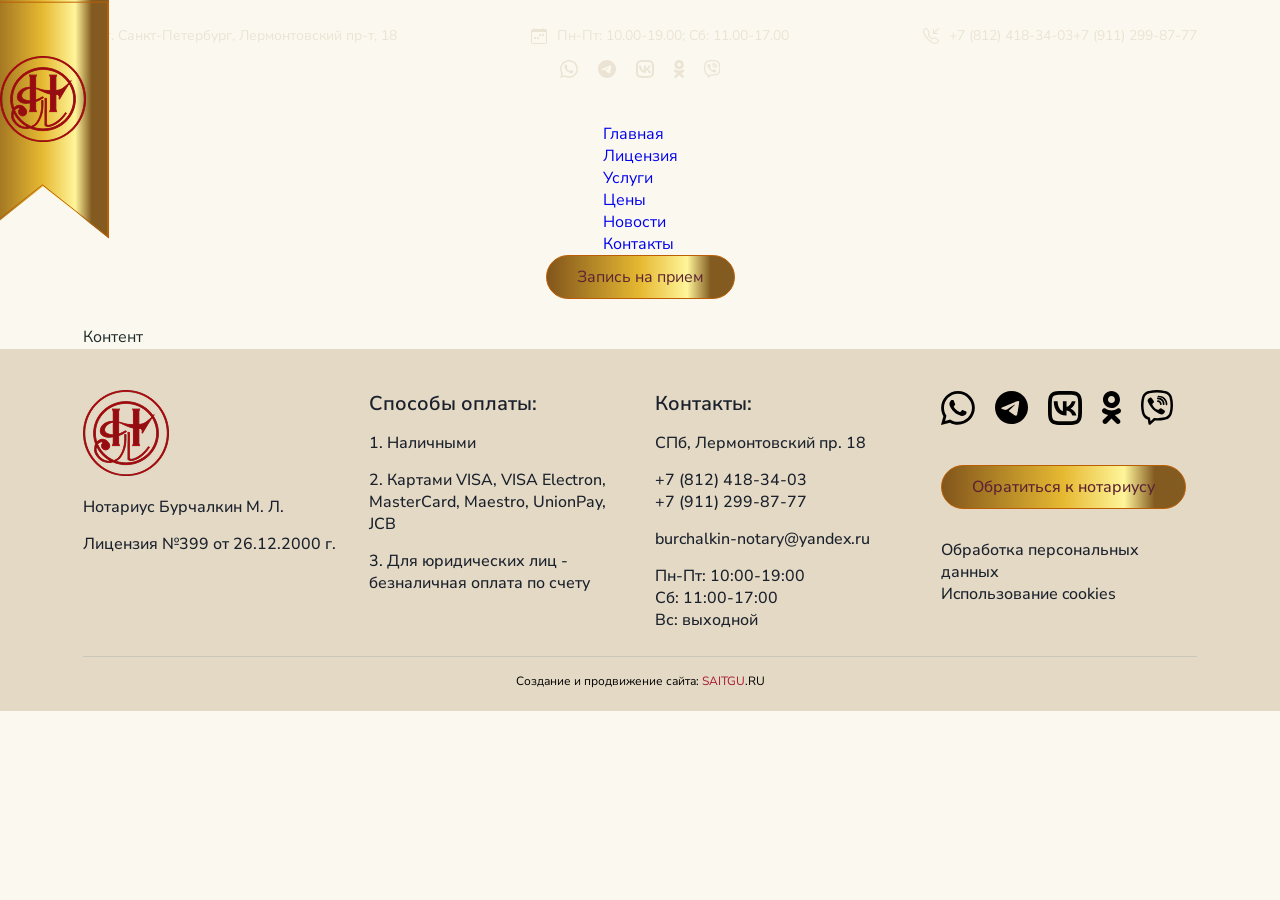
<file: default.html>
<!DOCTYPE html>
<html lang="ru">

<head>
    <meta charset="UTF-8">
    <meta name="viewport" content="width=device-width, initial-scale=1.0">
    <title>Нотариус Бурчалкин М.Л.</title>
    <!-- здесь стили всех плагинов -->
    <link rel="stylesheet" href="css/slick.css">
    <link rel="stylesheet" href="css/fancybox.css">
    <link rel="stylesheet" href="css/main.css">
</head>

<body>
    <header class="header">
        <div class="nb-container">
            <img class="logo-bg" src="img/logo-bg.svg" alt="">
            <ul class="top-contacts">
                <li class="top-contacts__item">
                    <svg width="12" height="16" viewBox="0 0 12 16" fill="none" xmlns="http://www.w3.org/2000/svg">
                        <path
                            d="M10.1658 8.93977C9.64175 10.0015 8.93246 11.0601 8.20575 12.01C7.48132 12.957 6.75442 13.7768 6.20768 14.3605C6.13503 14.438 6.06566 14.5113 6 14.5801C5.93434 14.5113 5.86497 14.438 5.79232 14.3605C5.24558 13.7768 4.51868 12.957 3.79425 12.01C3.06754 11.0601 2.35825 10.0015 1.83423 8.93977C1.3048 7.86708 1 6.86191 1 6C1 3.23858 3.23858 1 6 1C8.76142 1 11 3.23858 11 6C11 6.86191 10.6952 7.86708 10.1658 8.93977ZM6 16C6 16 12 10.3137 12 6C12 2.68629 9.31371 0 6 0C2.68629 0 0 2.68629 0 6C0 10.3137 6 16 6 16Z"
                            fill="#EBE4D4" />
                        <path
                            d="M6 8C4.89543 8 4 7.10457 4 6C4 4.89543 4.89543 4 6 4C7.10457 4 8 4.89543 8 6C8 7.10457 7.10457 8 6 8ZM6 9C7.65685 9 9 7.65685 9 6C9 4.34315 7.65685 3 6 3C4.34315 3 3 4.34315 3 6C3 7.65685 4.34315 9 6 9Z"
                            fill="#EBE4D4" />
                    </svg>
                    <a class="top-contacts__link" href="https://yandex.ru/maps/-/CLWBqMko" target="_blank">
                        г. Санкт-Петербург, Лермонтовский пр-т, 18
                    </a>
                </li>
                <li class="top-contacts__item">
                    <svg width="16" height="16" viewBox="0 0 16 16" fill="none" xmlns="http://www.w3.org/2000/svg">
                        <path
                            d="M11 6.5C11 6.22386 11.2239 6 11.5 6H12.5C12.7761 6 13 6.22386 13 6.5V7.5C13 7.77614 12.7761 8 12.5 8H11.5C11.2239 8 11 7.77614 11 7.5V6.5Z"
                            fill="#EBE4D4" />
                        <path
                            d="M8 6.5C8 6.22386 8.22386 6 8.5 6H9.5C9.77614 6 10 6.22386 10 6.5V7.5C10 7.77614 9.77614 8 9.5 8H8.5C8.22386 8 8 7.77614 8 7.5V6.5Z"
                            fill="#EBE4D4" />
                        <path
                            d="M3 9.5C3 9.22386 3.22386 9 3.5 9H4.5C4.77614 9 5 9.22386 5 9.5V10.5C5 10.7761 4.77614 11 4.5 11H3.5C3.22386 11 3 10.7761 3 10.5V9.5Z"
                            fill="#EBE4D4" />
                        <path
                            d="M6 9.5C6 9.22386 6.22386 9 6.5 9H7.5C7.77614 9 8 9.22386 8 9.5V10.5C8 10.7761 7.77614 11 7.5 11H6.5C6.22386 11 6 10.7761 6 10.5V9.5Z"
                            fill="#EBE4D4" />
                        <path
                            d="M3.5 0C3.77614 0 4 0.223858 4 0.5V1H12V0.5C12 0.223858 12.2239 0 12.5 0C12.7761 0 13 0.223858 13 0.5V1H14C15.1046 1 16 1.89543 16 3V14C16 15.1046 15.1046 16 14 16H2C0.895431 16 0 15.1046 0 14V3C0 1.89543 0.895431 1 2 1H3V0.5C3 0.223858 3.22386 0 3.5 0ZM1 4V14C1 14.5523 1.44772 15 2 15H14C14.5523 15 15 14.5523 15 14V4H1Z"
                            fill="#EBE4D4" />
                    </svg>
                    Пн-Пт: 10.00-19.00; Сб: 11.00-17.00
                </li>
                <li class="top-contacts__item top-contacts__item--tel">
                    <svg width="16" height="16" viewBox="0 0 16 16" fill="none" xmlns="http://www.w3.org/2000/svg">
                        <path
                            d="M15.8536 0.146447C16.0488 0.341709 16.0488 0.658291 15.8536 0.853553L11.7071 5H14.5C14.7761 5 15 5.22386 15 5.5C15 5.77614 14.7761 6 14.5 6H10.5C10.2239 6 10 5.77614 10 5.5V1.5C10 1.22386 10.2239 1 10.5 1C10.7761 1 11 1.22386 11 1.5V4.29289L15.1464 0.146447C15.3417 -0.0488155 15.6583 -0.0488155 15.8536 0.146447Z"
                            fill="#EBE4D4" />
                        <path
                            d="M3.65387 1.32849C3.40343 1.00649 2.92745 0.976861 2.639 1.26531L1.60508 2.29923C1.1216 2.78271 0.94387 3.46766 1.1551 4.06847C2.00338 6.48124 3.39215 8.74671 5.32272 10.6773C7.25329 12.6078 9.51876 13.9966 11.9315 14.8449C12.5323 15.0561 13.2173 14.8784 13.7008 14.3949L14.7347 13.361C15.0231 13.0726 14.9935 12.5966 14.6715 12.3461L12.3653 10.5524C12.2008 10.4245 11.9866 10.3793 11.7845 10.4298L9.59541 10.9771C9.00082 11.1257 8.37183 10.9515 7.93845 10.5181L5.48187 8.06155C5.04849 7.62817 4.87427 6.99919 5.02292 6.40459L5.57019 4.21553C5.62073 4.01336 5.57552 3.79918 5.44758 3.63468L3.65387 1.32849ZM1.88477 0.511076C2.62689 -0.231039 3.8515 -0.154797 4.49583 0.673634L6.28954 2.97983C6.6187 3.40304 6.73502 3.95409 6.60498 4.47423L6.05772 6.66329C5.99994 6.8944 6.06766 7.13888 6.2361 7.30732L8.69268 9.7639C8.86113 9.93235 9.1056 10.0001 9.33671 9.94229L11.5258 9.39502C12.0459 9.26499 12.597 9.3813 13.0202 9.71047L15.3264 11.5042C16.1548 12.1485 16.231 13.3731 15.4889 14.1152L14.455 15.1492C13.7153 15.8889 12.6089 16.2137 11.5778 15.8512C9.01754 14.9511 6.61438 13.4774 4.56849 11.4315C2.5226 9.38562 1.04895 6.98246 0.148838 4.42225C-0.213682 3.39112 0.11113 2.28472 0.85085 1.545L1.88477 0.511076Z"
                            fill="#EBE4D4" />
                    </svg>
                    <a class="top-contacts__link" href="tel:78124183403">
                        +7 (812) 418-34-03
                    </a>
                    <a class="top-contacts__link" href="tel:79112998777">
                        +7 (911) 299-87-77
                    </a>
                </li>
                <li class="top-contacts__item">
                    <ul class="social-list">
                        <li class="social-list__item">
                            <a class="social-list__link" href="#">
                                <svg viewBox="0 0 34 34" fill="none" xmlns="http://www.w3.org/2000/svg">
                                    <path
                                        d="M28.9028 4.94369C25.7282 1.75291 21.4953 0 16.9879 0C7.70633 0 0.145402 7.56094 0.137325 16.8425C0.137325 19.8152 0.912804 22.7071 2.38298 25.2678L0 34L8.93417 31.6574C11.3979 32.9983 14.1687 33.7092 16.9879 33.7092H16.9959C26.2775 33.7092 33.8384 26.1483 33.8465 16.8586C33.8384 12.3592 32.0855 8.1264 28.9028 4.94369ZM16.9879 30.8577C14.4675 30.8577 12.0038 30.1791 9.85505 28.9028L9.34614 28.5959L4.04703 29.9853L5.46067 24.8154L5.12947 24.2823C3.72392 22.0527 2.98883 19.4759 2.98883 16.8344C2.98883 9.12806 9.27344 2.84343 16.9959 2.84343C20.736 2.84343 24.2499 4.30554 26.8994 6.94702C29.5409 9.59658 30.995 13.1105 30.995 16.8506C30.9869 24.5811 24.7023 30.8577 16.9879 30.8577ZM24.6699 20.3725C24.2499 20.1625 22.1819 19.1447 21.7942 18.9993C21.4065 18.862 21.1237 18.7893 20.8491 19.2093C20.5664 19.6294 19.7586 20.5826 19.5162 20.8572C19.2739 21.1399 19.0235 21.1723 18.6034 20.9622C18.1834 20.7522 16.8263 20.3079 15.2188 18.87C13.9667 17.7553 13.1266 16.374 12.8762 15.9539C12.6339 15.5339 12.852 15.3077 13.062 15.0976C13.2478 14.9119 13.482 14.6049 13.6921 14.3626C13.9021 14.1202 13.9748 13.9425 14.1121 13.6598C14.2494 13.3771 14.1848 13.1347 14.0798 12.9247C13.9748 12.7147 13.1347 10.6386 12.7793 9.79853C12.44 8.97458 12.0926 9.08767 11.8341 9.07959C11.5918 9.06344 11.3091 9.06344 11.0264 9.06344C10.7436 9.06344 10.2913 9.16845 9.90352 9.5885C9.51578 10.0086 8.43334 11.0264 8.43334 13.1024C8.43334 15.1784 9.94391 17.1737 10.1539 17.4564C10.364 17.7391 13.1185 21.9881 17.3433 23.8137C18.3449 24.2499 19.1285 24.5084 19.7424 24.7023C20.7522 25.0254 21.665 24.977 22.392 24.8719C23.1998 24.7508 24.88 23.8541 25.2354 22.8686C25.5828 21.8831 25.5827 21.043 25.4777 20.8653C25.3727 20.6876 25.09 20.5826 24.6699 20.3725Z" />
                                </svg>
                            </a>
                        </li>
                        <li class="social-list__item">
                            <a class="social-list__link" href="#">
                                <svg viewBox="0 0 33 33" fill="none" xmlns="http://www.w3.org/2000/svg">
                                    <path
                                        d="M33 16.5C33 25.6127 25.6127 33 16.5 33C7.3873 33 0 25.6127 0 16.5C0 7.3873 7.3873 0 16.5 0C25.6127 0 33 7.3873 33 16.5ZM17.0914 12.1811C15.4865 12.8486 12.279 14.2302 7.46894 16.3259C6.68785 16.6365 6.27869 16.9404 6.24144 17.2375C6.17849 17.7396 6.80731 17.9373 7.66361 18.2066C7.78009 18.2432 7.90077 18.2812 8.0245 18.3214C8.86696 18.5952 10.0002 18.9156 10.5894 18.9284C11.1238 18.9399 11.7202 18.7196 12.3787 18.2674C16.8729 15.2337 19.1929 13.7003 19.3385 13.6673C19.4413 13.6439 19.5837 13.6146 19.6801 13.7004C19.7766 13.7861 19.7671 13.9485 19.7569 13.9921C19.6946 14.2576 17.2263 16.5524 15.9489 17.74C15.5507 18.1102 15.2682 18.3728 15.2104 18.4328C15.0811 18.5672 14.9493 18.6942 14.8226 18.8164C14.0399 19.5709 13.453 20.1367 14.8551 21.0606C15.5288 21.5047 16.068 21.8718 16.6059 22.2381C17.1933 22.6382 17.7792 23.0372 18.5373 23.5341C18.7304 23.6607 18.9149 23.7922 19.0946 23.9203C19.7782 24.4076 20.3924 24.8455 21.1511 24.7757C21.592 24.7351 22.0475 24.3205 22.2788 23.084C22.8254 20.1619 23.8998 13.8304 24.1481 11.2214C24.1699 10.9928 24.1425 10.7003 24.1205 10.5719C24.0986 10.4435 24.0526 10.2605 23.8857 10.125C23.688 9.96462 23.3828 9.9308 23.2463 9.9332C22.6257 9.94413 21.6736 10.2752 17.0914 12.1811Z" />
                                </svg>
                            </a>
                        </li>
                        <li class="social-list__item">
                            <a class="social-list__link" href="#">
                                <svg viewBox="0 0 34 34" fill="none" xmlns="http://www.w3.org/2000/svg">
                                    <path
                                        d="M5.34516 5.3471C4.69569 6.00602 4.269 6.93115 4.03111 8.6889C3.78755 10.5108 3.78567 12.9237 3.78567 16.3958V17.6041C3.78567 21.0705 3.78755 23.4816 4.03111 25.3016C4.26711 27.0612 4.69568 27.992 5.34705 28.6566C6.00785 29.3042 6.93297 29.7328 8.68882 29.9688C10.5107 30.2124 12.9236 30.2161 16.3957 30.2161H17.604C21.0703 30.2161 23.4813 30.2124 25.3033 29.9688C27.061 29.7328 27.9918 29.3042 28.6564 28.6529C29.3039 27.9939 29.7325 27.0688 29.9685 25.3111C30.214 23.4891 30.2158 21.0762 30.2158 17.6041V16.3958C30.2158 12.9294 30.2121 10.5184 29.9704 8.69834C29.7325 6.9387 29.3039 6.00791 28.6526 5.34332C27.9937 4.69573 27.0685 4.26715 25.3108 4.03115C23.4889 3.78759 21.076 3.78381 17.604 3.78381H16.3957C12.9293 3.78381 10.5183 3.78759 8.69826 4.03115C6.93863 4.26715 6.00974 4.69573 5.34516 5.3471ZM16.3957 0.00776935H17.604C20.3321 0.00776935 23.1018 -0.0734158 25.8111 0.289085C27.9937 0.581728 29.842 1.20666 31.3184 2.66799L31.3335 2.68499C32.793 4.1652 33.4198 6.01357 33.7124 8.19801C34.073 10.9035 33.9919 13.6714 33.9919 16.3958V17.6041C33.9919 20.3304 34.0749 23.1002 33.7105 25.8114C33.4198 27.9939 32.793 29.8423 31.3317 31.3187L31.3147 31.3338C29.8364 32.7933 27.988 33.4182 25.8017 33.7127C23.0962 34.0734 20.3284 33.9922 17.604 33.9922H16.3957C13.6694 33.9922 10.8997 34.0734 8.19038 33.7109C6.00596 33.4182 4.1576 32.7933 2.68307 31.332L2.66608 31.315C1.20854 29.8348 0.581723 27.9864 0.289082 25.8019C-0.0734151 23.0983 0.00776928 20.3304 0.00776928 17.6041V16.3958C0.00776928 13.6695 -0.0734148 10.8998 0.29097 8.18857C0.581723 6.00602 1.20854 4.15764 2.66986 2.68121L2.68496 2.66611C4.16516 1.20666 6.01351 0.581728 8.19793 0.287197C10.9053 -0.0715276 13.6731 0.00776935 16.3957 0.00776935ZM5.73975 10.3504C5.921 19.1863 10.3389 24.4879 18.0873 24.4879H18.5404V19.4355C21.3838 19.7187 23.5361 21.8031 24.397 24.4879H28.4185C28.0062 22.9622 27.2751 21.5413 26.2734 20.3189C25.2717 19.0965 24.0221 18.1004 22.6072 17.3965C23.8748 16.6242 24.9697 15.599 25.8233 14.3847C26.677 13.1704 27.2712 11.7932 27.5689 10.339H23.9212C23.1283 13.1484 20.772 15.6972 18.5404 15.9351V10.3504H14.8815V20.1379C12.6159 19.5715 9.7612 16.8301 9.63659 10.3504H5.73975Z" />
                                </svg>
                            </a>
                        </li>
                        <li class="social-list__item">
                            <a class="social-list__link" href="#">
                                <svg viewBox="0 0 19 33" fill="none" xmlns="http://www.w3.org/2000/svg">
                                    <path
                                        d="M9.47729 17.0629C4.82979 17.0629 0.967017 13.1919 0.967017 8.61146C0.967017 3.8726 4.82979 0 9.47893 0C14.286 0 17.9892 3.87095 17.9892 8.61146C17.9855 9.72521 17.7632 10.8273 17.3348 11.8549C16.9065 12.8825 16.2805 13.8154 15.4927 14.6003C14.7049 15.3852 13.7707 16.0069 12.7434 16.4297C11.716 16.8525 10.6157 17.0682 9.50525 17.0645L9.47729 17.0629ZM9.47729 4.97811C7.50971 4.97811 6.01264 6.63638 6.01264 8.61311C6.01264 10.5865 7.50971 12.0881 9.47893 12.0881C11.5271 12.0881 12.9452 10.5865 12.9452 8.61311C12.9469 6.63473 11.5271 4.97811 9.47729 4.97811ZM12.8663 24.0953L17.675 28.7566C18.6209 29.7812 18.6209 31.2827 17.675 32.2315C16.6517 33.2562 15.074 33.2562 14.286 32.2315L9.47893 27.491L4.82979 32.2315C4.35763 32.7051 3.7259 32.941 3.01521 32.941C2.46409 32.941 1.834 32.7034 1.28124 32.2315C0.335286 31.2827 0.335286 29.7812 1.28124 28.7549L6.16728 24.0936C4.40282 23.5694 2.71017 22.8272 1.12824 21.8842C-0.0546105 21.2523 -0.289864 19.6732 0.340222 18.4868C1.12824 17.3021 2.54634 16.987 3.80816 17.7773C5.51679 18.8231 7.47973 19.3764 9.4814 19.3764C11.4831 19.3764 13.446 18.8231 15.1546 17.7773C16.4165 16.987 17.9119 17.3021 18.6209 18.4868C19.3316 19.6732 19.0141 21.2506 17.9102 21.8842C16.4148 22.833 14.6808 23.5441 12.8679 24.0969L12.8663 24.0953Z" />
                                </svg>
                            </a>
                        </li>
                        <li class="social-list__item">
                            <a class="social-list__link" href="#">
                                <svg viewBox="0 0 32 35" fill="none" xmlns="http://www.w3.org/2000/svg">
                                    <path
                                        d="M9.82405 7.57209C9.51794 7.52851 9.20572 7.58842 8.9396 7.74181H8.91654C8.2989 8.09407 7.74221 8.5376 7.26786 9.05959C6.87258 9.50311 6.65846 9.95145 6.60247 10.3838C6.56952 10.64 6.59258 10.8993 6.66999 11.1443L6.69964 11.1603C7.14434 12.4301 7.72409 13.6518 8.43231 14.8014C9.34591 16.416 10.4696 17.9093 11.7758 19.2447L11.8153 19.2992L11.8779 19.344L11.9158 19.3872L11.9619 19.4257C13.3404 20.6991 14.8801 21.7968 16.5439 22.6921C18.4462 23.6992 19.6008 24.1748 20.2942 24.3733V24.3829C20.4968 24.4438 20.6813 24.471 20.8674 24.471C21.4582 24.4298 22.0175 24.1963 22.4551 23.8081C22.9904 23.347 23.4433 22.8042 23.7958 22.2005V22.1893C24.1268 21.5809 24.0148 21.0076 23.5372 20.6185C22.5786 19.8026 21.5411 19.0787 20.4391 18.4569C19.7013 18.0679 18.9519 18.3032 18.6488 18.6971L18.0015 19.4913C17.6688 19.8852 17.066 19.8308 17.066 19.8308L17.0496 19.8404C12.5515 18.7243 11.3508 14.2971 11.3508 14.2971C11.3508 14.2971 11.2948 13.695 11.7115 13.3876L12.5219 12.7535C12.9106 12.4461 13.1807 11.7192 12.764 11.0018C12.1259 9.93131 11.3829 8.92322 10.5454 7.9916C10.3623 7.77284 10.1057 7.62375 9.82076 7.57048M17.4251 5.64746C17.2067 5.64746 16.9972 5.73181 16.8428 5.88195C16.6883 6.03209 16.6016 6.23572 16.6016 6.44805C16.6016 6.66038 16.6883 6.86402 16.8428 7.01416C16.9972 7.1643 17.2067 7.24865 17.4251 7.24865C19.5069 7.24865 21.2363 7.90993 22.605 9.17807C23.3083 9.87139 23.8567 10.6928 24.2158 11.5927C24.5765 12.4941 24.7412 13.4564 24.6984 14.4204C24.6892 14.6327 24.7671 14.8399 24.9151 14.9963C25.0631 15.1528 25.2689 15.2457 25.4873 15.2546C25.7057 15.2635 25.9188 15.1877 26.0797 15.0439C26.2407 14.9 26.3362 14.6999 26.3454 14.4876C26.3945 13.302 26.1921 12.1193 25.7508 11.013C25.3074 9.90114 24.6323 8.89044 23.7678 8.04444L23.7513 8.02842C22.0532 6.45126 19.9055 5.64746 17.4251 5.64746Z" />
                                    <path
                                        d="M16.8829 7.53104C16.6487 7.53104 16.4242 7.62278 16.2586 7.78607C16.093 7.94936 16 8.17083 16 8.40177C16 8.6327 16.093 8.85417 16.2586 9.01746C16.4242 9.18076 16.6487 9.27249 16.8829 9.27249H16.9129C18.5232 9.38569 19.6957 9.91509 20.5167 10.7841C21.359 11.6792 21.7951 12.792 21.7616 14.1677C21.7562 14.3987 21.844 14.6222 22.0058 14.7893C22.1675 14.9563 22.39 15.0532 22.6241 15.0585C22.8583 15.0638 23.085 14.9771 23.2543 14.8176C23.4237 14.6581 23.5219 14.4387 23.5273 14.2078C23.5697 12.4019 22.9799 10.8433 21.811 9.59989V9.5964C20.6156 8.33211 18.9752 7.66339 17.0012 7.53278L16.9711 7.5293L16.8829 7.53104Z" />
                                    <path
                                        d="M16.9613 10.3559C16.843 10.3456 16.7239 10.359 16.611 10.3954C16.498 10.4318 16.3937 10.4905 16.3041 10.568C16.2144 10.6454 16.1414 10.74 16.0894 10.8461C16.0374 10.9522 16.0074 11.0677 16.0012 11.1856C15.995 11.3034 16.0128 11.4214 16.0535 11.5323C16.0941 11.6432 16.1568 11.7448 16.2379 11.8311C16.3189 11.9174 16.4166 11.9865 16.5251 12.0344C16.6336 12.0823 16.7507 12.108 16.8694 12.1099C17.6081 12.1486 18.0799 12.37 18.3768 12.667C18.6755 12.9658 18.8982 13.4456 18.9388 14.196C18.941 14.3139 18.9671 14.4302 19.0154 14.5379C19.0638 14.6456 19.1334 14.7425 19.2202 14.8229C19.3071 14.9033 19.4092 14.9654 19.5207 15.0057C19.6322 15.0459 19.7507 15.0634 19.8691 15.0572C19.9876 15.0509 20.1035 15.021 20.2101 14.9693C20.3167 14.9175 20.4116 14.8449 20.4894 14.7559C20.5672 14.6668 20.6261 14.5631 20.6627 14.4509C20.6993 14.3387 20.7129 14.2204 20.7025 14.1029C20.6459 13.0484 20.3137 12.1169 19.6333 11.4315C18.9494 10.7461 18.0181 10.4122 16.9613 10.3559Z" />
                                    <path fill-rule="evenodd" clip-rule="evenodd"
                                        d="M7.98785 0.885746C13.2642 -0.295249 18.7358 -0.295249 24.0121 0.885746L24.5743 1.01027C26.1163 1.35642 27.5324 2.12342 28.6657 3.22624C29.7989 4.32906 30.605 5.7246 30.9946 7.25814C32.3351 12.5427 32.3351 18.0789 30.9946 23.3635C30.605 24.897 29.7989 26.2925 28.6657 27.3954C27.5324 28.4982 26.1163 29.2652 24.5743 29.6113L24.0105 29.7358C20.7057 30.4748 17.3149 30.7536 13.934 30.5644L9.5349 34.506C9.36905 34.6547 9.16639 34.7561 8.94806 34.7996C8.72974 34.8431 8.50375 34.8271 8.29369 34.7533C8.08364 34.6795 7.89721 34.5506 7.75387 34.3801C7.61053 34.2096 7.51554 34.0036 7.4788 33.7838L6.75088 29.4303C5.35541 28.9947 4.09466 28.2084 3.08887 27.1463C2.08308 26.0843 1.36579 24.7819 1.00541 23.3635C-0.335138 18.0789 -0.335138 12.5427 1.00541 7.25814C1.39498 5.7246 2.20108 4.32906 3.33434 3.22624C4.4676 2.12342 5.88374 1.35642 7.42574 1.01027L7.98785 0.885746ZM23.4699 3.31483C18.5507 2.2137 13.4493 2.2137 8.53007 3.31483L7.9663 3.44101C6.87352 3.68705 5.87005 4.2311 5.067 5.01295C4.26395 5.79479 3.69265 6.78391 3.41635 7.87081C2.17771 12.7533 2.17771 17.8683 3.41635 22.7508C3.69278 23.8379 4.26433 24.8272 5.06769 25.609C5.87105 26.3909 6.87487 26.9348 7.96796 27.1806L8.11719 27.2138C8.3586 27.2679 8.57843 27.3928 8.74856 27.5726C8.9187 27.7524 9.03141 27.979 9.07228 28.2233L9.55977 31.1422L12.6638 28.3611C12.7878 28.2497 12.9328 28.1644 13.0903 28.1102C13.2478 28.056 13.4146 28.034 13.5808 28.0456C16.8955 28.28 20.2266 28.0311 23.4699 27.3068L24.032 27.1806C25.1251 26.9348 26.1289 26.3909 26.9323 25.609C27.7357 24.8272 28.3072 23.8379 28.5836 22.7508C29.8206 17.8694 29.8206 12.7539 28.5836 7.87081C28.3072 6.7837 27.7357 5.79443 26.9323 5.01257C26.1289 4.23071 25.1251 3.68677 24.032 3.44101L23.4699 3.31483Z" />
                                </svg>
                            </a>
                        </li>
                    </ul>
                </li>
            </ul>
            <div class="menu-wrap">
                <a class="logo-link" href="">
                    <img class="logo" src="img/logo.png" alt="">
                </a>
                <nav class="menu">
                    <ul class="menu__list">
                        <li class="menu__item">
                            <a class="menu__link" href="#">Главная</a>
                        </li>
                        <li class="menu__item">
                            <a class="menu__link" href="#">Лицензия</a>
                        </li>
                        <li class="menu__item">
                            <a class="menu__link" href="#">Услуги</a>
                        </li>
                        <li class="menu__item">
                            <a class="menu__link" href="#">Цены</a>
                        </li>
                        <li class="menu__item">
                            <a class="menu__link" href="#">Новости</a>
                        </li>
                        <li class="menu__item">
                            <a class="menu__link" href="#">Контакты</a>
                        </li>
                    </ul>
                </nav>
                <button class="accent-btn" type="button">Запись на прием</button>
            </div>
        </div>
    </header>

    <main class="main">
        <div class="nb-container">
            Контент
        </div>
    </main>

    <footer class="footer">
        <div class="nb-container">
            <div class="footer-top">
                <div class="footer-top__item">
                    <a class="footer-top__logo" href="/">
                        <img src="/img/logo.png" alt="лого">
                    </a>
                    <p>Нотариус Бурчалкин М. Л.</p>
                    <p>Лицензия №399 от 26.12.2000 г.</p>
                </div>
                <div class="footer-top__item">
                    <h5>Способы оплаты:</h5>
                    <p>1. Наличными</p>
                    <p>2. Картами VISA, VISA Electron, MasterCard, Maestro, UnionPay, JCB</p>
                    <p>3. Для юридических лиц - безналичная оплата по счету</p>
                </div>
                <div class="footer-top__item">
                    <h5>Контакты:</h5>
                    <p>СПб, Лермонтовский пр. 18</p>
                    <p><a class="footer-top__link" href="tel:78124183403"> +7 (812) 418-34-03</a><br>
                        <a class="footer-top__link" href="tel:79112998777"> +7 (911) 299-87-77</a>
                    </p>
                    <p><a class="footer-top__link"
                            href="mailto:burchalkin-notary@yandex.ru">burchalkin-notary@yandex.ru</a></p>
                    <p>Пн-Пт: 10:00-19:00<br>
                        Сб: 11:00-17:00<br>
                        Вс: выходной</p>
                </div>
                <div class="footer-top__item">
                    <ul class="social-list">
                        <li class="social-list__item">
                            <a class="social-list__link" href="#">
                                <svg width="34" height="34" viewBox="0 0 34 34" fill="none"
                                    xmlns="http://www.w3.org/2000/svg">
                                    <path
                                        d="M28.9028 4.94369C25.7282 1.75291 21.4953 0 16.9879 0C7.70633 0 0.145402 7.56094 0.137325 16.8425C0.137325 19.8152 0.912804 22.7071 2.38298 25.2678L0 34L8.93417 31.6574C11.3979 32.9983 14.1687 33.7092 16.9879 33.7092H16.9959C26.2775 33.7092 33.8384 26.1483 33.8465 16.8586C33.8384 12.3592 32.0855 8.1264 28.9028 4.94369ZM16.9879 30.8577C14.4675 30.8577 12.0038 30.1791 9.85505 28.9028L9.34614 28.5959L4.04703 29.9853L5.46067 24.8154L5.12947 24.2823C3.72392 22.0527 2.98883 19.4759 2.98883 16.8344C2.98883 9.12806 9.27344 2.84343 16.9959 2.84343C20.736 2.84343 24.2499 4.30554 26.8994 6.94702C29.5409 9.59658 30.995 13.1105 30.995 16.8506C30.9869 24.5811 24.7023 30.8577 16.9879 30.8577ZM24.6699 20.3725C24.2499 20.1625 22.1819 19.1447 21.7942 18.9993C21.4065 18.862 21.1237 18.7893 20.8491 19.2093C20.5664 19.6294 19.7586 20.5826 19.5162 20.8572C19.2739 21.1399 19.0235 21.1723 18.6034 20.9622C18.1834 20.7522 16.8263 20.3079 15.2188 18.87C13.9667 17.7553 13.1266 16.374 12.8762 15.9539C12.6339 15.5339 12.852 15.3077 13.062 15.0976C13.2478 14.9119 13.482 14.6049 13.6921 14.3626C13.9021 14.1202 13.9748 13.9425 14.1121 13.6598C14.2494 13.3771 14.1848 13.1347 14.0798 12.9247C13.9748 12.7147 13.1347 10.6386 12.7793 9.79853C12.44 8.97458 12.0926 9.08767 11.8341 9.07959C11.5918 9.06344 11.3091 9.06344 11.0264 9.06344C10.7436 9.06344 10.2913 9.16845 9.90352 9.5885C9.51578 10.0086 8.43334 11.0264 8.43334 13.1024C8.43334 15.1784 9.94391 17.1737 10.1539 17.4564C10.364 17.7391 13.1185 21.9881 17.3433 23.8137C18.3449 24.2499 19.1285 24.5084 19.7424 24.7023C20.7522 25.0254 21.665 24.977 22.392 24.8719C23.1998 24.7508 24.88 23.8541 25.2354 22.8686C25.5828 21.8831 25.5827 21.043 25.4777 20.8653C25.3727 20.6876 25.09 20.5826 24.6699 20.3725Z" />
                                </svg>
                            </a>
                        </li>
                        <li class="social-list__item">
                            <a class="social-list__link" href="#">
                                <svg width="33" height="33" viewBox="0 0 33 33" fill="none"
                                    xmlns="http://www.w3.org/2000/svg">
                                    <path
                                        d="M33 16.5C33 25.6127 25.6127 33 16.5 33C7.3873 33 0 25.6127 0 16.5C0 7.3873 7.3873 0 16.5 0C25.6127 0 33 7.3873 33 16.5ZM17.0914 12.1811C15.4865 12.8486 12.279 14.2302 7.46894 16.3259C6.68785 16.6365 6.27869 16.9404 6.24144 17.2375C6.17849 17.7396 6.80731 17.9373 7.66361 18.2066C7.78009 18.2432 7.90077 18.2812 8.0245 18.3214C8.86696 18.5952 10.0002 18.9156 10.5894 18.9284C11.1238 18.9399 11.7202 18.7196 12.3787 18.2674C16.8729 15.2337 19.1929 13.7003 19.3385 13.6673C19.4413 13.6439 19.5837 13.6146 19.6801 13.7004C19.7766 13.7861 19.7671 13.9485 19.7569 13.9921C19.6946 14.2576 17.2263 16.5524 15.9489 17.74C15.5507 18.1102 15.2682 18.3728 15.2104 18.4328C15.0811 18.5672 14.9493 18.6942 14.8226 18.8164C14.0399 19.5709 13.453 20.1367 14.8551 21.0606C15.5288 21.5047 16.068 21.8718 16.6059 22.2381C17.1933 22.6382 17.7792 23.0372 18.5373 23.5341C18.7304 23.6607 18.9149 23.7922 19.0946 23.9203C19.7782 24.4076 20.3924 24.8455 21.1511 24.7757C21.592 24.7351 22.0475 24.3205 22.2788 23.084C22.8254 20.1619 23.8998 13.8304 24.1481 11.2214C24.1699 10.9928 24.1425 10.7003 24.1205 10.5719C24.0986 10.4435 24.0526 10.2605 23.8857 10.125C23.688 9.96462 23.3828 9.9308 23.2463 9.9332C22.6257 9.94413 21.6736 10.2752 17.0914 12.1811Z" />
                                </svg>
                            </a>
                        </li>
                        <li class="social-list__item">
                            <a class="social-list__link" href="#">
                                <svg width="34" height="34" viewBox="0 0 34 34" fill="none"
                                    xmlns="http://www.w3.org/2000/svg">
                                    <path
                                        d="M5.34516 5.3471C4.69569 6.00602 4.269 6.93115 4.03111 8.6889C3.78755 10.5108 3.78567 12.9237 3.78567 16.3958V17.6041C3.78567 21.0705 3.78755 23.4816 4.03111 25.3016C4.26711 27.0612 4.69568 27.992 5.34705 28.6566C6.00785 29.3042 6.93297 29.7328 8.68882 29.9688C10.5107 30.2124 12.9236 30.2161 16.3957 30.2161H17.604C21.0703 30.2161 23.4813 30.2124 25.3033 29.9688C27.061 29.7328 27.9918 29.3042 28.6564 28.6529C29.3039 27.9939 29.7325 27.0688 29.9685 25.3111C30.214 23.4891 30.2158 21.0762 30.2158 17.6041V16.3958C30.2158 12.9294 30.2121 10.5184 29.9704 8.69834C29.7325 6.9387 29.3039 6.00791 28.6526 5.34332C27.9937 4.69573 27.0685 4.26715 25.3108 4.03115C23.4889 3.78759 21.076 3.78381 17.604 3.78381H16.3957C12.9293 3.78381 10.5183 3.78759 8.69826 4.03115C6.93863 4.26715 6.00974 4.69573 5.34516 5.3471ZM16.3957 0.00776935H17.604C20.3321 0.00776935 23.1018 -0.0734158 25.8111 0.289085C27.9937 0.581728 29.842 1.20666 31.3184 2.66799L31.3335 2.68499C32.793 4.1652 33.4198 6.01357 33.7124 8.19801C34.073 10.9035 33.9919 13.6714 33.9919 16.3958V17.6041C33.9919 20.3304 34.0749 23.1002 33.7105 25.8114C33.4198 27.9939 32.793 29.8423 31.3317 31.3187L31.3147 31.3338C29.8364 32.7933 27.988 33.4182 25.8017 33.7127C23.0962 34.0734 20.3284 33.9922 17.604 33.9922H16.3957C13.6694 33.9922 10.8997 34.0734 8.19038 33.7109C6.00596 33.4182 4.1576 32.7933 2.68307 31.332L2.66608 31.315C1.20854 29.8348 0.581723 27.9864 0.289082 25.8019C-0.0734151 23.0983 0.00776928 20.3304 0.00776928 17.6041V16.3958C0.00776928 13.6695 -0.0734148 10.8998 0.29097 8.18857C0.581723 6.00602 1.20854 4.15764 2.66986 2.68121L2.68496 2.66611C4.16516 1.20666 6.01351 0.581728 8.19793 0.287197C10.9053 -0.0715276 13.6731 0.00776935 16.3957 0.00776935ZM5.73975 10.3504C5.921 19.1863 10.3389 24.4879 18.0873 24.4879H18.5404V19.4355C21.3838 19.7187 23.5361 21.8031 24.397 24.4879H28.4185C28.0062 22.9622 27.2751 21.5413 26.2734 20.3189C25.2717 19.0965 24.0221 18.1004 22.6072 17.3965C23.8748 16.6242 24.9697 15.599 25.8233 14.3847C26.677 13.1704 27.2712 11.7932 27.5689 10.339H23.9212C23.1283 13.1484 20.772 15.6972 18.5404 15.9351V10.3504H14.8815V20.1379C12.6159 19.5715 9.7612 16.8301 9.63659 10.3504H5.73975Z" />
                                </svg>
                            </a>
                        </li>
                        <li class="social-list__item">
                            <a class="social-list__link" href="#">
                                <svg width="19" height="33" viewBox="0 0 19 33" fill="none"
                                    xmlns="http://www.w3.org/2000/svg">
                                    <path
                                        d="M9.47729 17.0629C4.82979 17.0629 0.967017 13.1919 0.967017 8.61146C0.967017 3.8726 4.82979 0 9.47893 0C14.286 0 17.9892 3.87095 17.9892 8.61146C17.9855 9.72521 17.7632 10.8273 17.3348 11.8549C16.9065 12.8825 16.2805 13.8154 15.4927 14.6003C14.7049 15.3852 13.7707 16.0069 12.7434 16.4297C11.716 16.8525 10.6157 17.0682 9.50525 17.0645L9.47729 17.0629ZM9.47729 4.97811C7.50971 4.97811 6.01264 6.63638 6.01264 8.61311C6.01264 10.5865 7.50971 12.0881 9.47893 12.0881C11.5271 12.0881 12.9452 10.5865 12.9452 8.61311C12.9469 6.63473 11.5271 4.97811 9.47729 4.97811ZM12.8663 24.0953L17.675 28.7566C18.6209 29.7812 18.6209 31.2827 17.675 32.2315C16.6517 33.2562 15.074 33.2562 14.286 32.2315L9.47893 27.491L4.82979 32.2315C4.35763 32.7051 3.7259 32.941 3.01521 32.941C2.46409 32.941 1.834 32.7034 1.28124 32.2315C0.335286 31.2827 0.335286 29.7812 1.28124 28.7549L6.16728 24.0936C4.40282 23.5694 2.71017 22.8272 1.12824 21.8842C-0.0546105 21.2523 -0.289864 19.6732 0.340222 18.4868C1.12824 17.3021 2.54634 16.987 3.80816 17.7773C5.51679 18.8231 7.47973 19.3764 9.4814 19.3764C11.4831 19.3764 13.446 18.8231 15.1546 17.7773C16.4165 16.987 17.9119 17.3021 18.6209 18.4868C19.3316 19.6732 19.0141 21.2506 17.9102 21.8842C16.4148 22.833 14.6808 23.5441 12.8679 24.0969L12.8663 24.0953Z" />
                                </svg>
                            </a>
                        </li>
                        <li class="social-list__item">
                            <a class="social-list__link" href="#">
                                <svg width="32" height="35" viewBox="0 0 32 35" fill="none"
                                    xmlns="http://www.w3.org/2000/svg">
                                    <path
                                        d="M9.82405 7.57209C9.51794 7.52851 9.20572 7.58842 8.9396 7.74181H8.91654C8.2989 8.09407 7.74221 8.5376 7.26786 9.05959C6.87258 9.50311 6.65846 9.95145 6.60247 10.3838C6.56952 10.64 6.59258 10.8993 6.66999 11.1443L6.69964 11.1603C7.14434 12.4301 7.72409 13.6518 8.43231 14.8014C9.34591 16.416 10.4696 17.9093 11.7758 19.2447L11.8153 19.2992L11.8779 19.344L11.9158 19.3872L11.9619 19.4257C13.3404 20.6991 14.8801 21.7968 16.5439 22.6921C18.4462 23.6992 19.6008 24.1748 20.2942 24.3733V24.3829C20.4968 24.4438 20.6813 24.471 20.8674 24.471C21.4582 24.4298 22.0175 24.1963 22.4551 23.8081C22.9904 23.347 23.4433 22.8042 23.7958 22.2005V22.1893C24.1268 21.5809 24.0148 21.0076 23.5372 20.6185C22.5786 19.8026 21.5411 19.0787 20.4391 18.4569C19.7013 18.0679 18.9519 18.3032 18.6488 18.6971L18.0015 19.4913C17.6688 19.8852 17.066 19.8308 17.066 19.8308L17.0496 19.8404C12.5515 18.7243 11.3508 14.2971 11.3508 14.2971C11.3508 14.2971 11.2948 13.695 11.7115 13.3876L12.5219 12.7535C12.9106 12.4461 13.1807 11.7192 12.764 11.0018C12.1259 9.93131 11.3829 8.92322 10.5454 7.9916C10.3623 7.77284 10.1057 7.62375 9.82076 7.57048M17.4251 5.64746C17.2067 5.64746 16.9972 5.73181 16.8428 5.88195C16.6883 6.03209 16.6016 6.23572 16.6016 6.44805C16.6016 6.66038 16.6883 6.86402 16.8428 7.01416C16.9972 7.1643 17.2067 7.24865 17.4251 7.24865C19.5069 7.24865 21.2363 7.90993 22.605 9.17807C23.3083 9.87139 23.8567 10.6928 24.2158 11.5927C24.5765 12.4941 24.7412 13.4564 24.6984 14.4204C24.6892 14.6327 24.7671 14.8399 24.9151 14.9963C25.0631 15.1528 25.2689 15.2457 25.4873 15.2546C25.7057 15.2635 25.9188 15.1877 26.0797 15.0439C26.2407 14.9 26.3362 14.6999 26.3454 14.4876C26.3945 13.302 26.1921 12.1193 25.7508 11.013C25.3074 9.90114 24.6323 8.89044 23.7678 8.04444L23.7513 8.02842C22.0532 6.45126 19.9055 5.64746 17.4251 5.64746Z" />
                                    <path
                                        d="M16.8829 7.53104C16.6487 7.53104 16.4242 7.62278 16.2586 7.78607C16.093 7.94936 16 8.17083 16 8.40177C16 8.6327 16.093 8.85417 16.2586 9.01746C16.4242 9.18076 16.6487 9.27249 16.8829 9.27249H16.9129C18.5232 9.38569 19.6957 9.91509 20.5167 10.7841C21.359 11.6792 21.7951 12.792 21.7616 14.1677C21.7562 14.3987 21.844 14.6222 22.0058 14.7893C22.1675 14.9563 22.39 15.0532 22.6241 15.0585C22.8583 15.0638 23.085 14.9771 23.2543 14.8176C23.4237 14.6581 23.5219 14.4387 23.5273 14.2078C23.5697 12.4019 22.9799 10.8433 21.811 9.59989V9.5964C20.6156 8.33211 18.9752 7.66339 17.0012 7.53278L16.9711 7.5293L16.8829 7.53104Z" />
                                    <path
                                        d="M16.9613 10.3559C16.843 10.3456 16.7239 10.359 16.611 10.3954C16.498 10.4318 16.3937 10.4905 16.3041 10.568C16.2144 10.6454 16.1414 10.74 16.0894 10.8461C16.0374 10.9522 16.0074 11.0677 16.0012 11.1856C15.995 11.3034 16.0128 11.4214 16.0535 11.5323C16.0941 11.6432 16.1568 11.7448 16.2379 11.8311C16.3189 11.9174 16.4166 11.9865 16.5251 12.0344C16.6336 12.0823 16.7507 12.108 16.8694 12.1099C17.6081 12.1486 18.0799 12.37 18.3768 12.667C18.6755 12.9658 18.8982 13.4456 18.9388 14.196C18.941 14.3139 18.9671 14.4302 19.0154 14.5379C19.0638 14.6456 19.1334 14.7425 19.2202 14.8229C19.3071 14.9033 19.4092 14.9654 19.5207 15.0057C19.6322 15.0459 19.7507 15.0634 19.8691 15.0572C19.9876 15.0509 20.1035 15.021 20.2101 14.9693C20.3167 14.9175 20.4116 14.8449 20.4894 14.7559C20.5672 14.6668 20.6261 14.5631 20.6627 14.4509C20.6993 14.3387 20.7129 14.2204 20.7025 14.1029C20.6459 13.0484 20.3137 12.1169 19.6333 11.4315C18.9494 10.7461 18.0181 10.4122 16.9613 10.3559Z" />
                                    <path fill-rule="evenodd" clip-rule="evenodd"
                                        d="M7.98785 0.885746C13.2642 -0.295249 18.7358 -0.295249 24.0121 0.885746L24.5743 1.01027C26.1163 1.35642 27.5324 2.12342 28.6657 3.22624C29.7989 4.32906 30.605 5.7246 30.9946 7.25814C32.3351 12.5427 32.3351 18.0789 30.9946 23.3635C30.605 24.897 29.7989 26.2925 28.6657 27.3954C27.5324 28.4982 26.1163 29.2652 24.5743 29.6113L24.0105 29.7358C20.7057 30.4748 17.3149 30.7536 13.934 30.5644L9.5349 34.506C9.36905 34.6547 9.16639 34.7561 8.94806 34.7996C8.72974 34.8431 8.50375 34.8271 8.29369 34.7533C8.08364 34.6795 7.89721 34.5506 7.75387 34.3801C7.61053 34.2096 7.51554 34.0036 7.4788 33.7838L6.75088 29.4303C5.35541 28.9947 4.09466 28.2084 3.08887 27.1463C2.08308 26.0843 1.36579 24.7819 1.00541 23.3635C-0.335138 18.0789 -0.335138 12.5427 1.00541 7.25814C1.39498 5.7246 2.20108 4.32906 3.33434 3.22624C4.4676 2.12342 5.88374 1.35642 7.42574 1.01027L7.98785 0.885746ZM23.4699 3.31483C18.5507 2.2137 13.4493 2.2137 8.53007 3.31483L7.9663 3.44101C6.87352 3.68705 5.87005 4.2311 5.067 5.01295C4.26395 5.79479 3.69265 6.78391 3.41635 7.87081C2.17771 12.7533 2.17771 17.8683 3.41635 22.7508C3.69278 23.8379 4.26433 24.8272 5.06769 25.609C5.87105 26.3909 6.87487 26.9348 7.96796 27.1806L8.11719 27.2138C8.3586 27.2679 8.57843 27.3928 8.74856 27.5726C8.9187 27.7524 9.03141 27.979 9.07228 28.2233L9.55977 31.1422L12.6638 28.3611C12.7878 28.2497 12.9328 28.1644 13.0903 28.1102C13.2478 28.056 13.4146 28.034 13.5808 28.0456C16.8955 28.28 20.2266 28.0311 23.4699 27.3068L24.032 27.1806C25.1251 26.9348 26.1289 26.3909 26.9323 25.609C27.7357 24.8272 28.3072 23.8379 28.5836 22.7508C29.8206 17.8694 29.8206 12.7539 28.5836 7.87081C28.3072 6.7837 27.7357 5.79443 26.9323 5.01257C26.1289 4.23071 25.1251 3.68677 24.032 3.44101L23.4699 3.31483Z" />
                                </svg>
                            </a>
                        </li>
                    </ul>
                    <button class="accent-btn" type="button">Обратиться к нотариусу</button>
                    <a class="footer-top__link" href="#">Обработка персональных данных</a><br>
                    <a class="footer-top__link" href="#">Иcпользование cookies</a>
                </div>
            </div>
            <div class="footer-bottom">
                <div class="nb-container">
                    <div class="saitguru">
                        <a href="//saitgu.ru/" target="_blank">Cоздание и продвижение сайта:
                            <span>SAITGU</span>.RU</a>
                    </div>
                </div>
            </div>
        </div>
    </footer>

    <script src="https://ajax.googleapis.com/ajax/libs/jquery/3.7.1/jquery.min.js"></script>
    <script src="js/slick.min.js"></script>
    <script src="js/fancybox.umd.js"></script>
    <script src="js/main.js"></script>
</body>

</html>
</file>
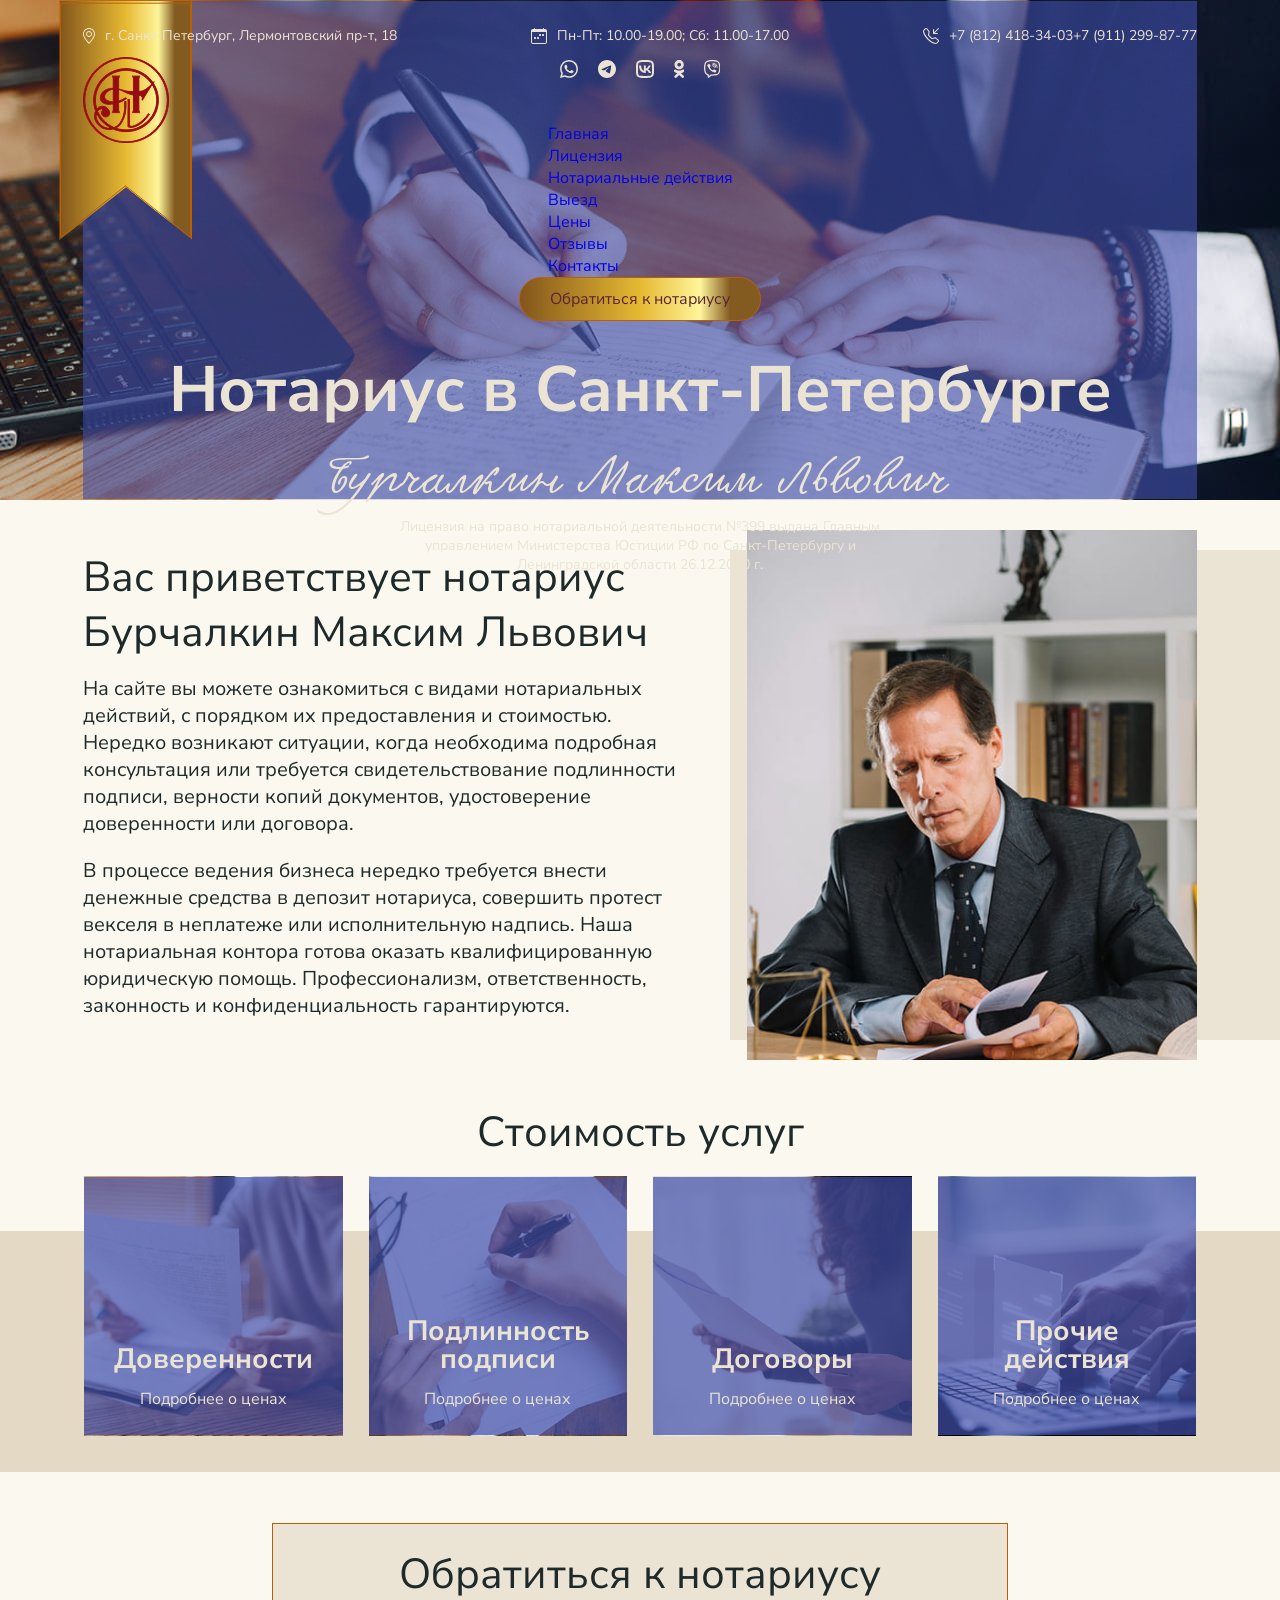
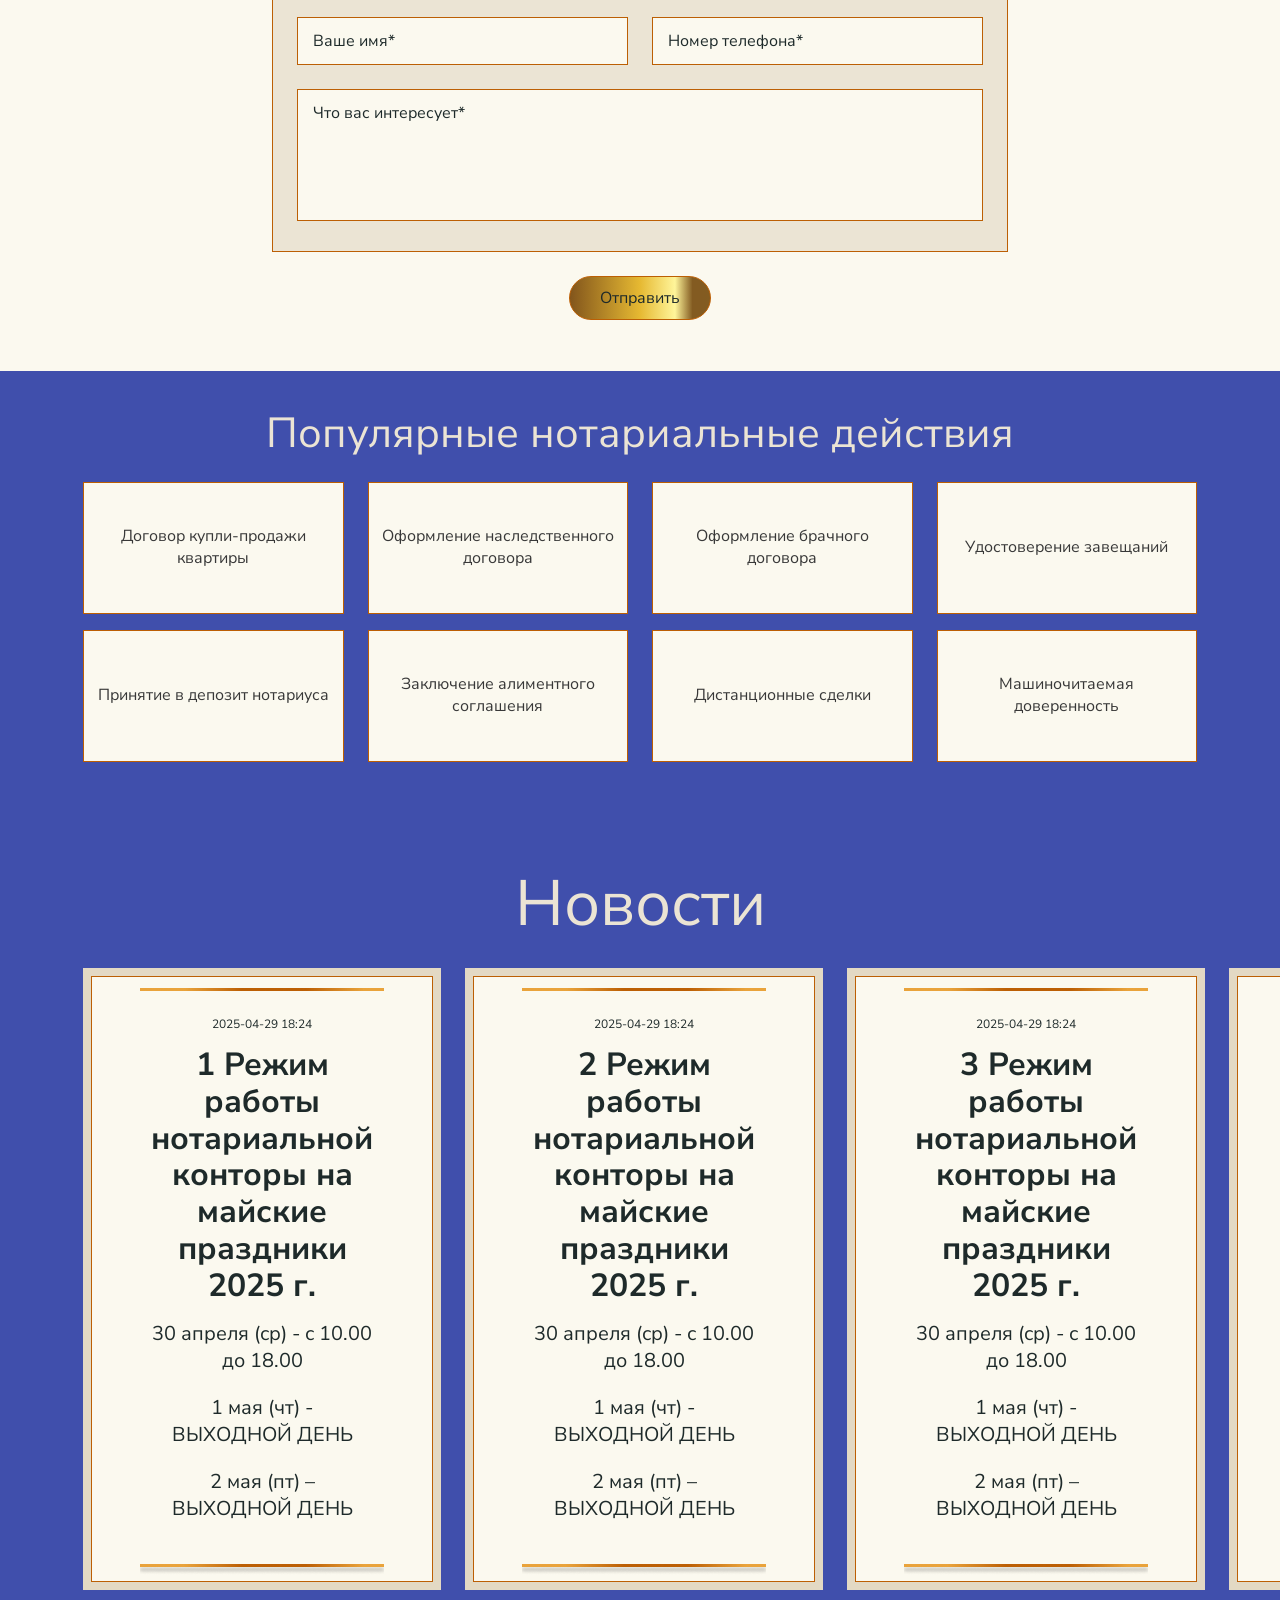
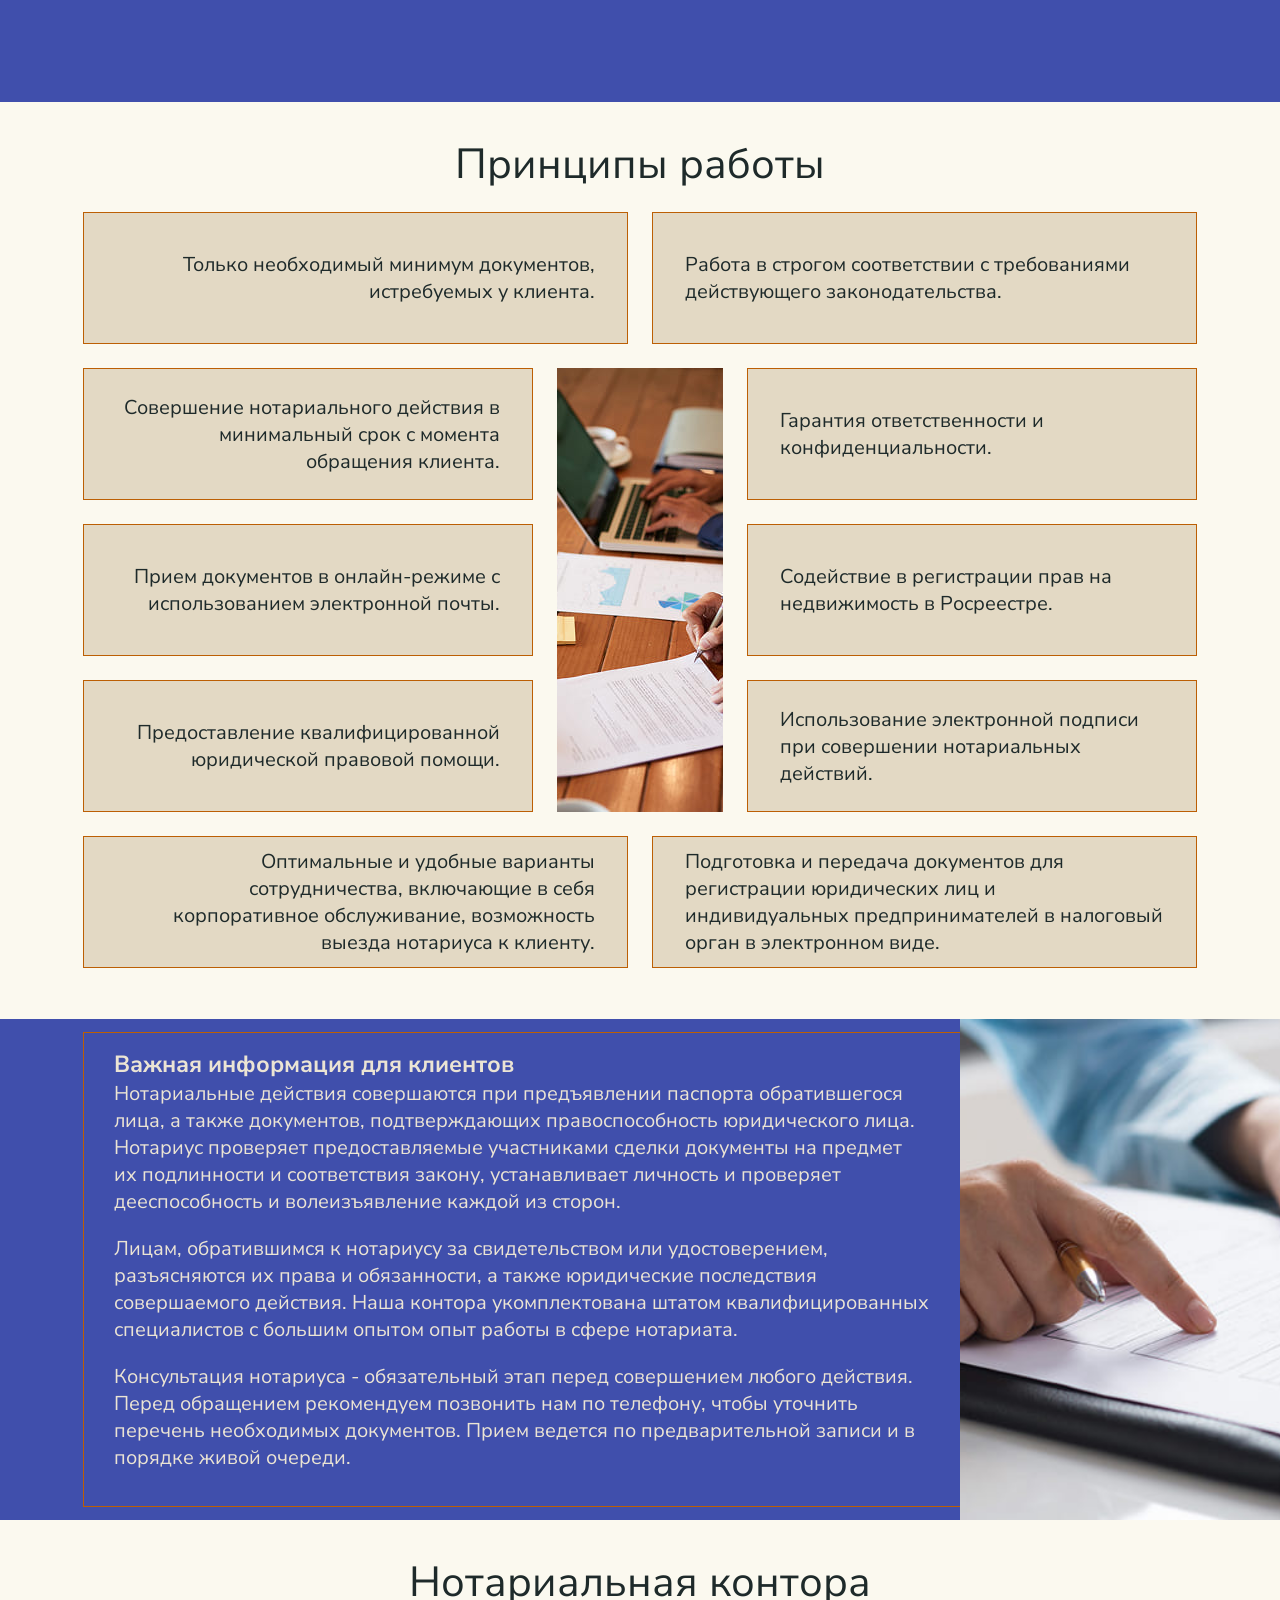
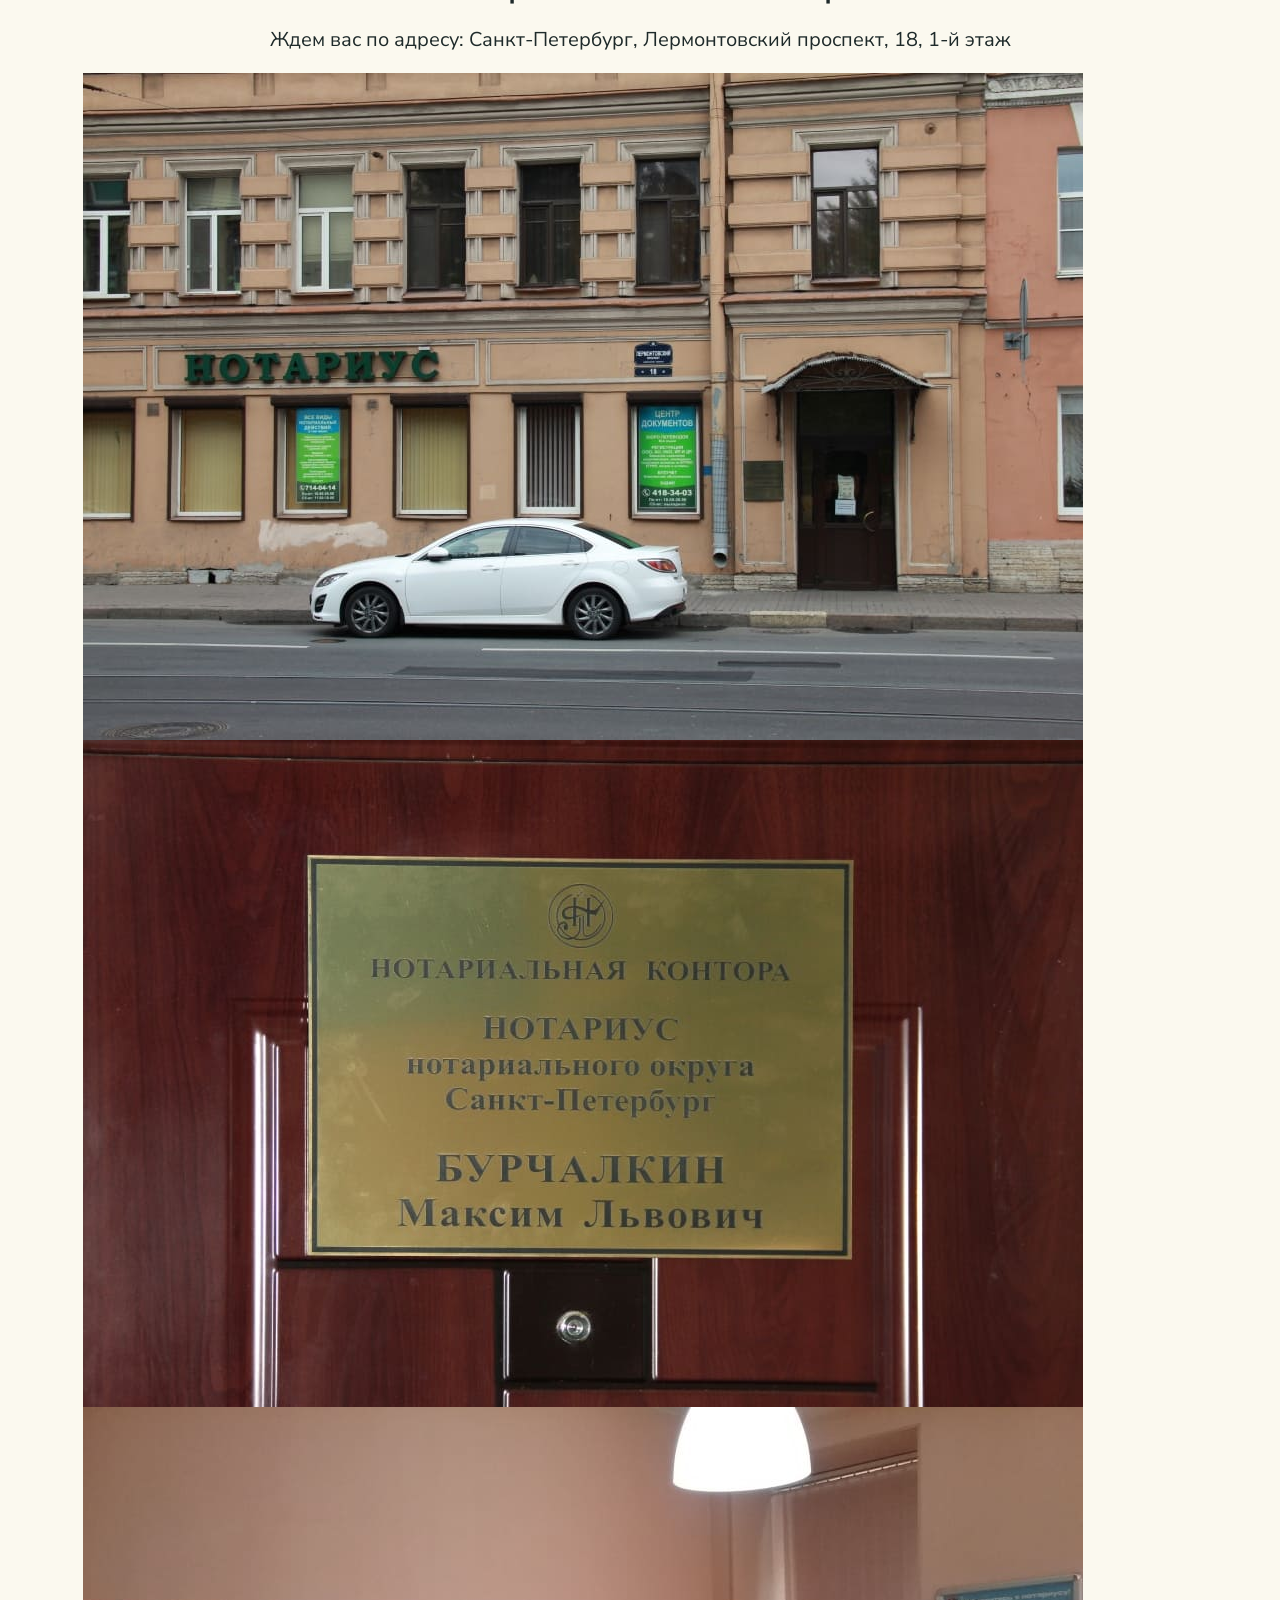
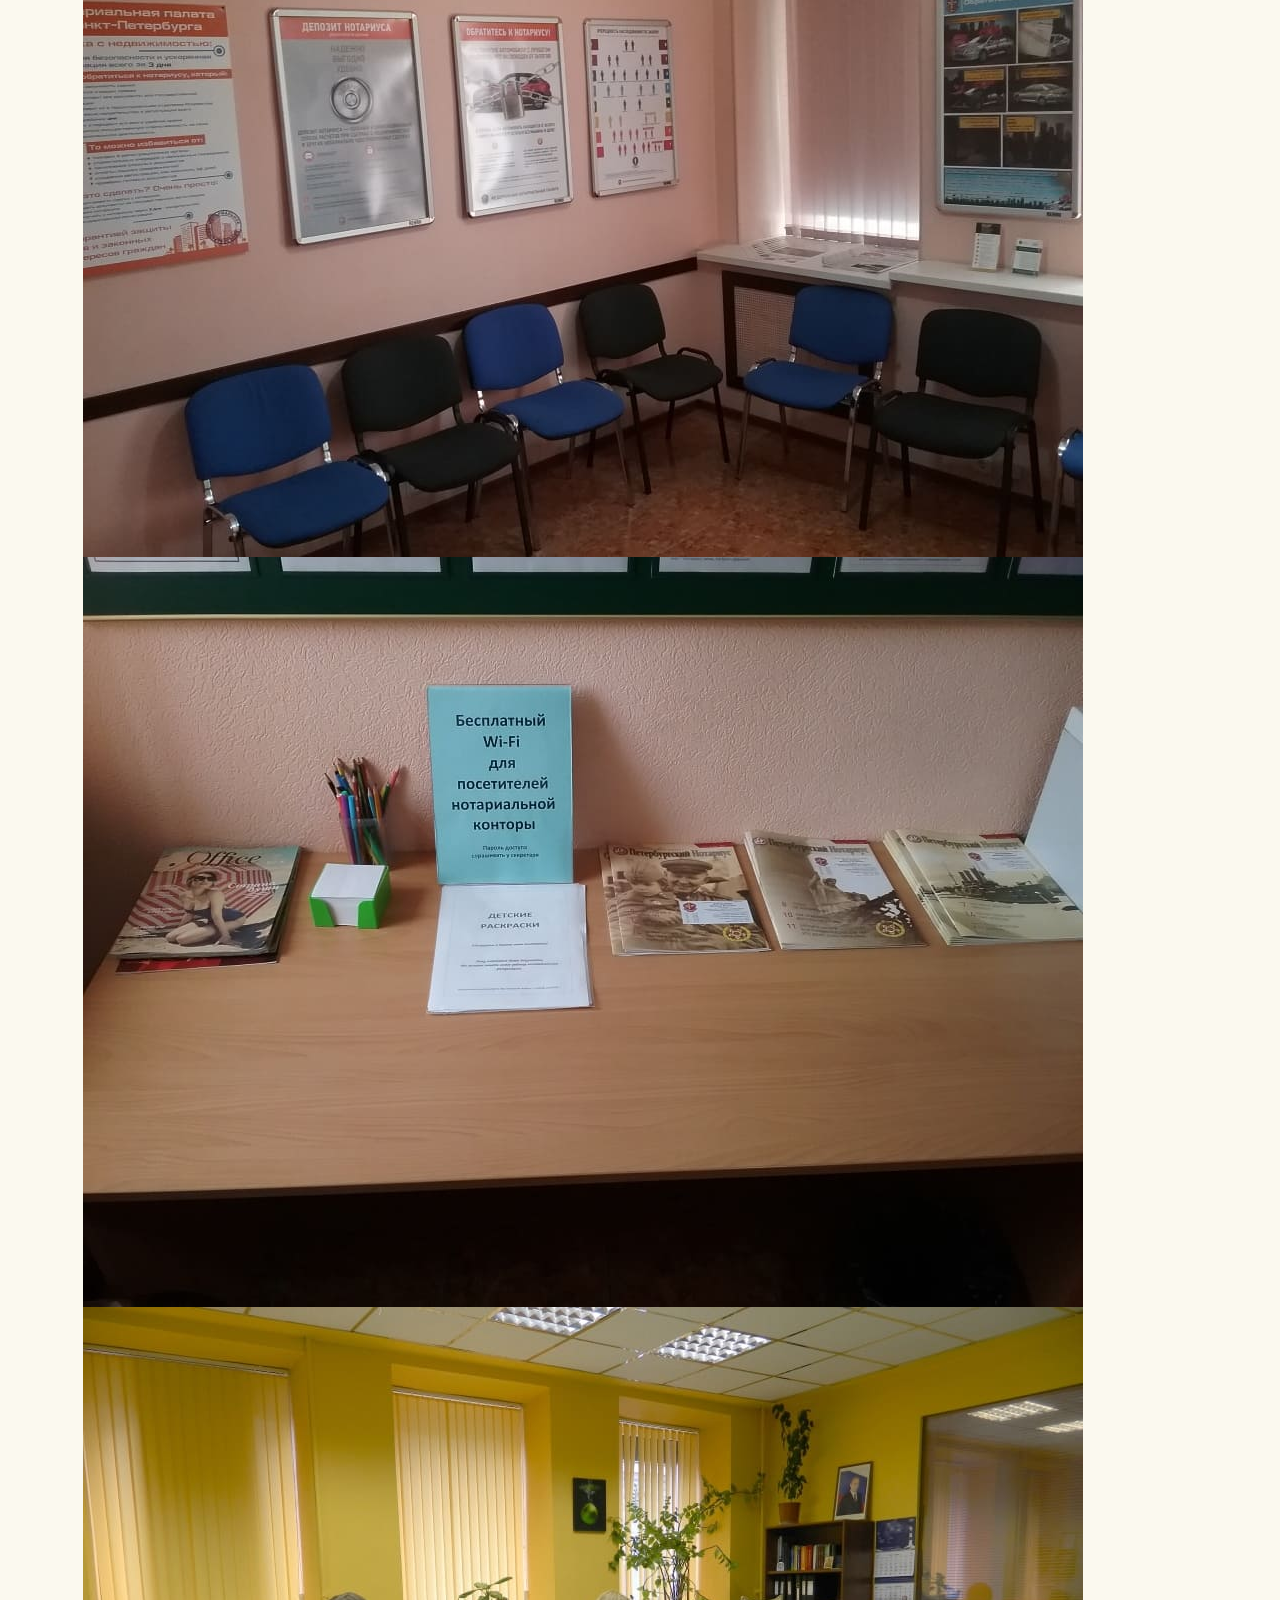
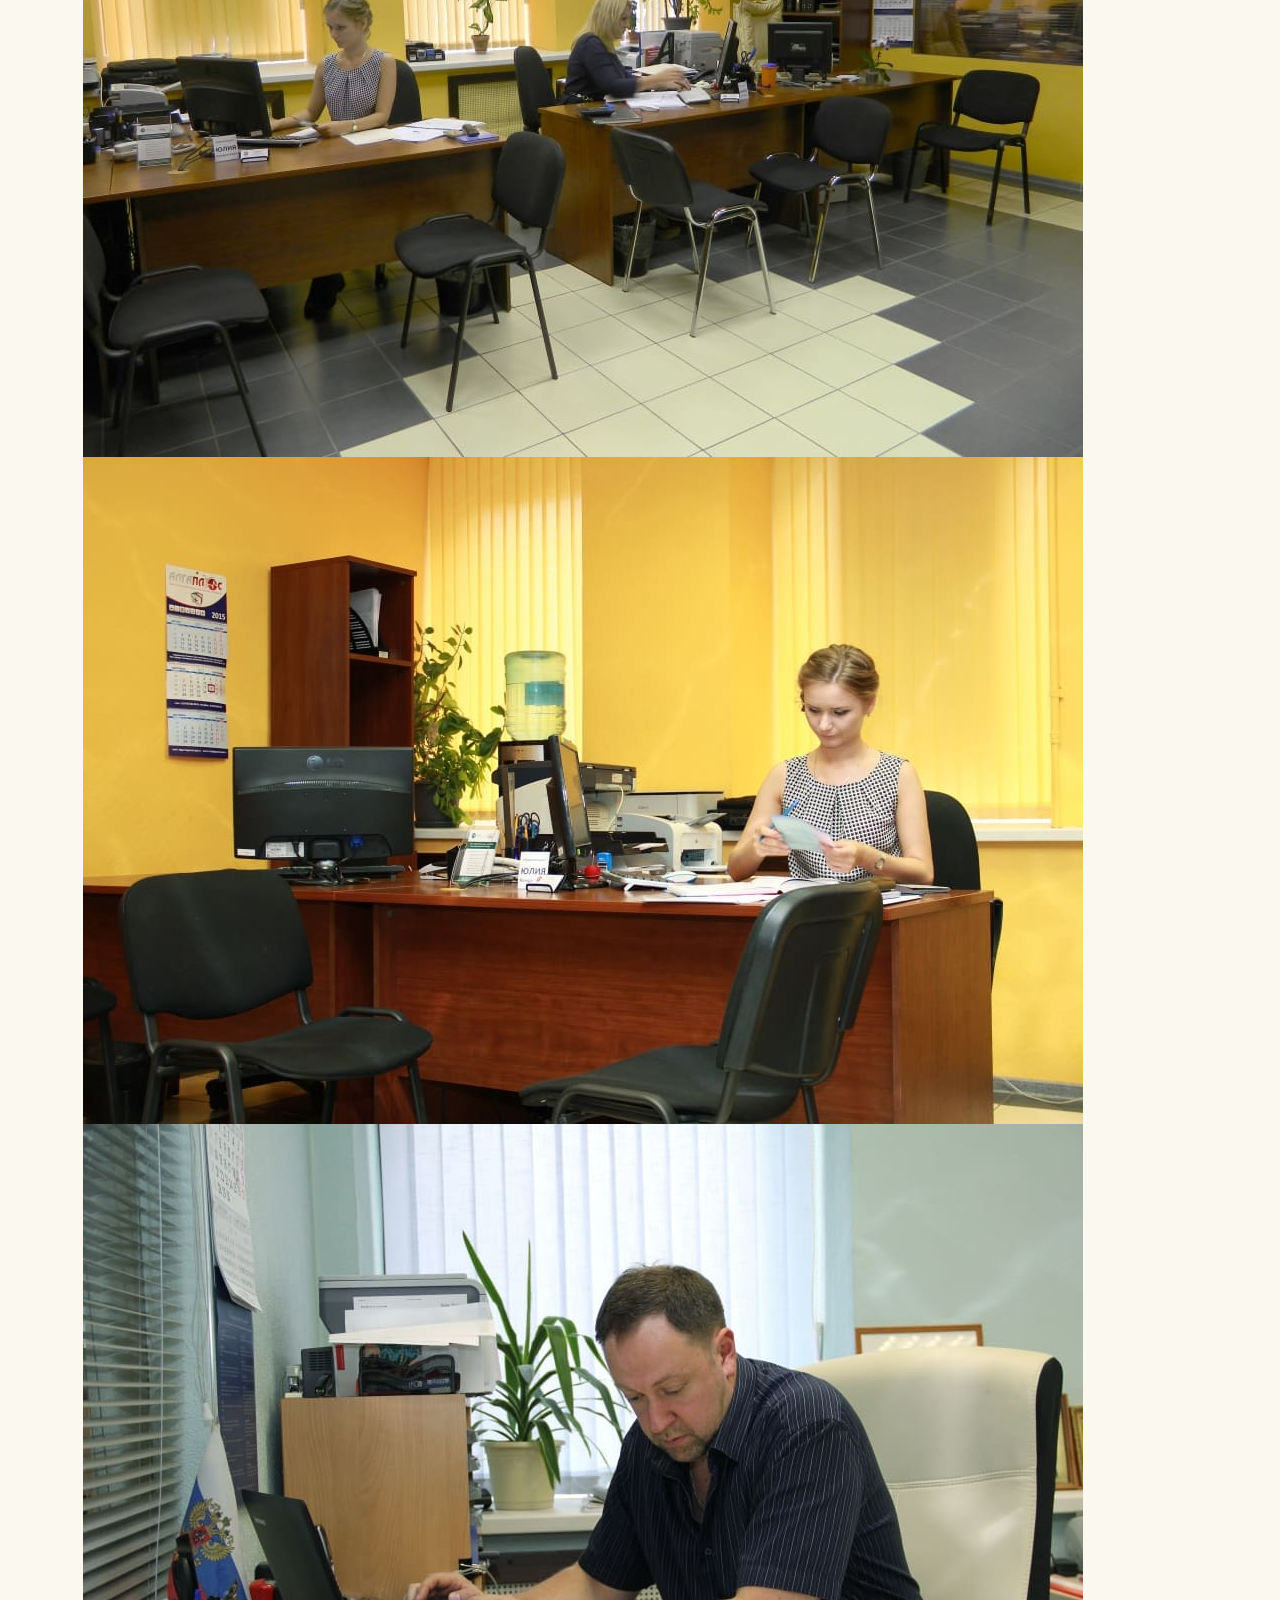
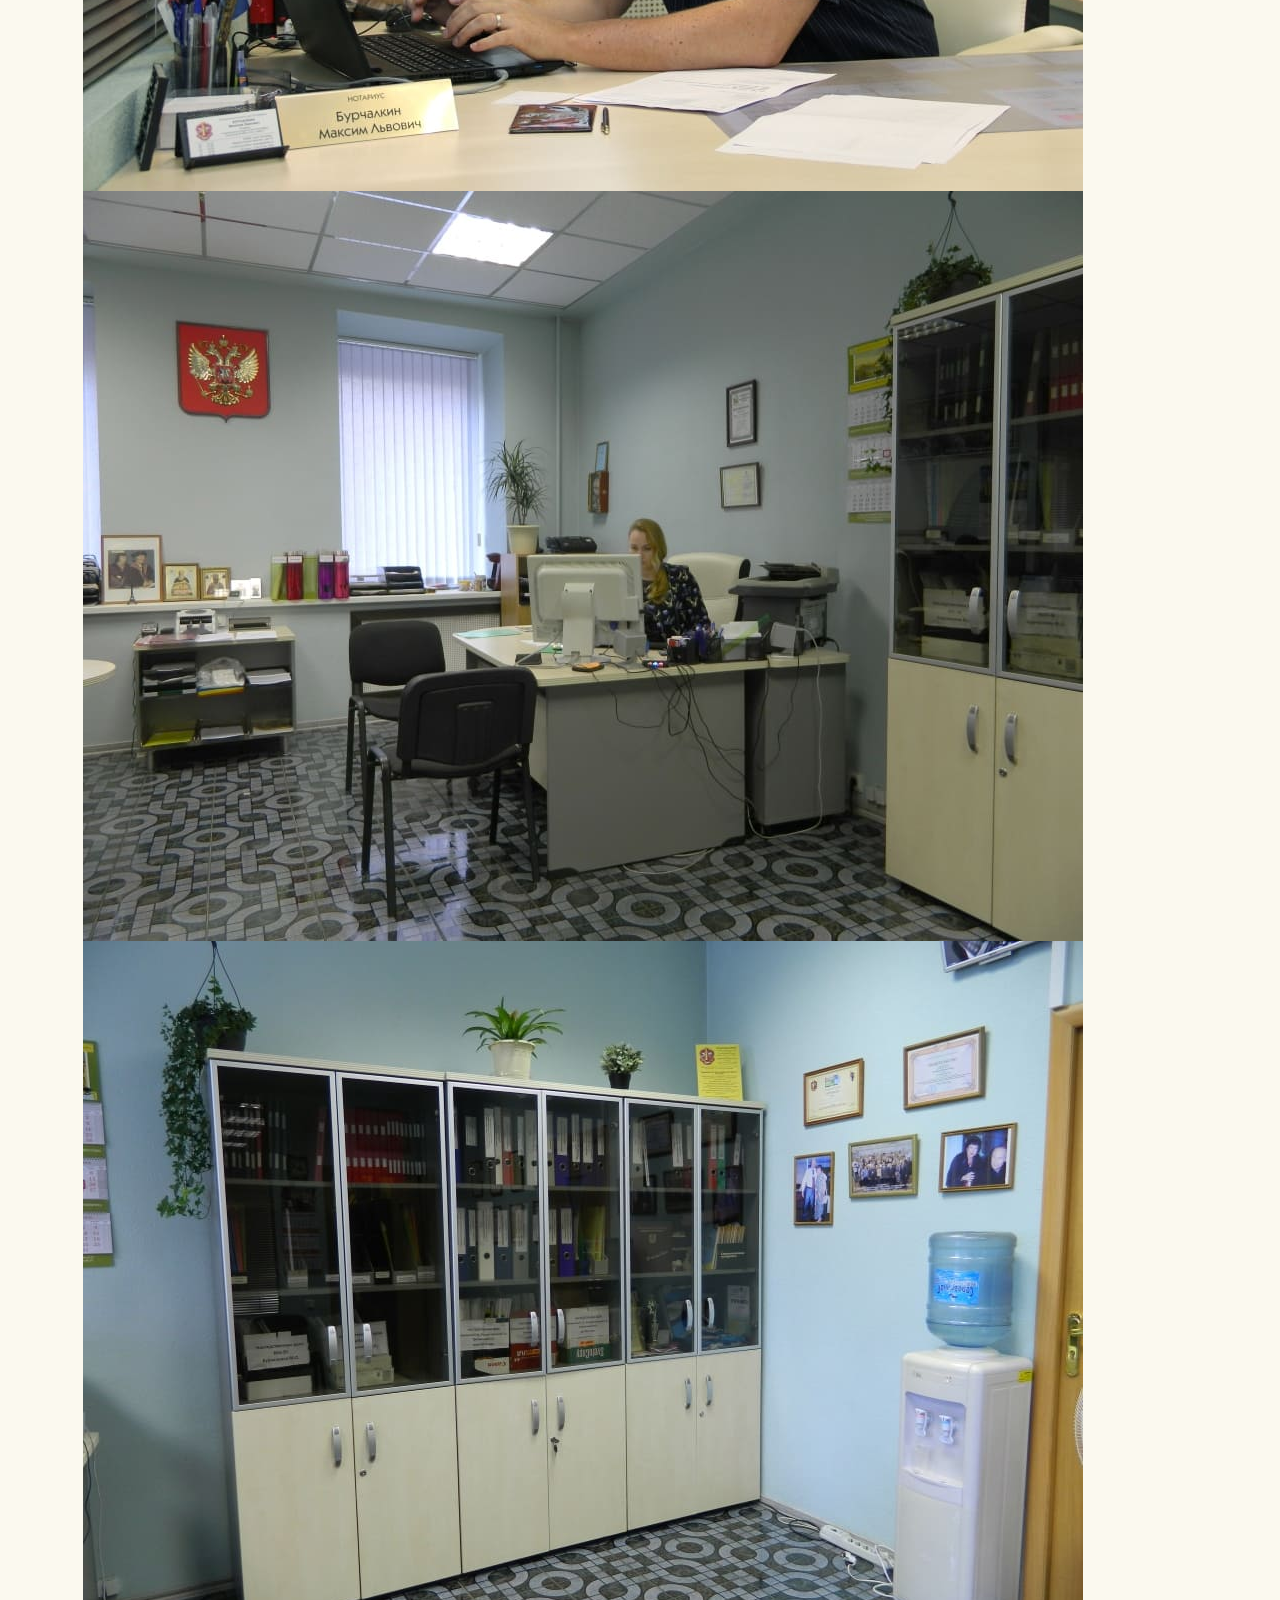
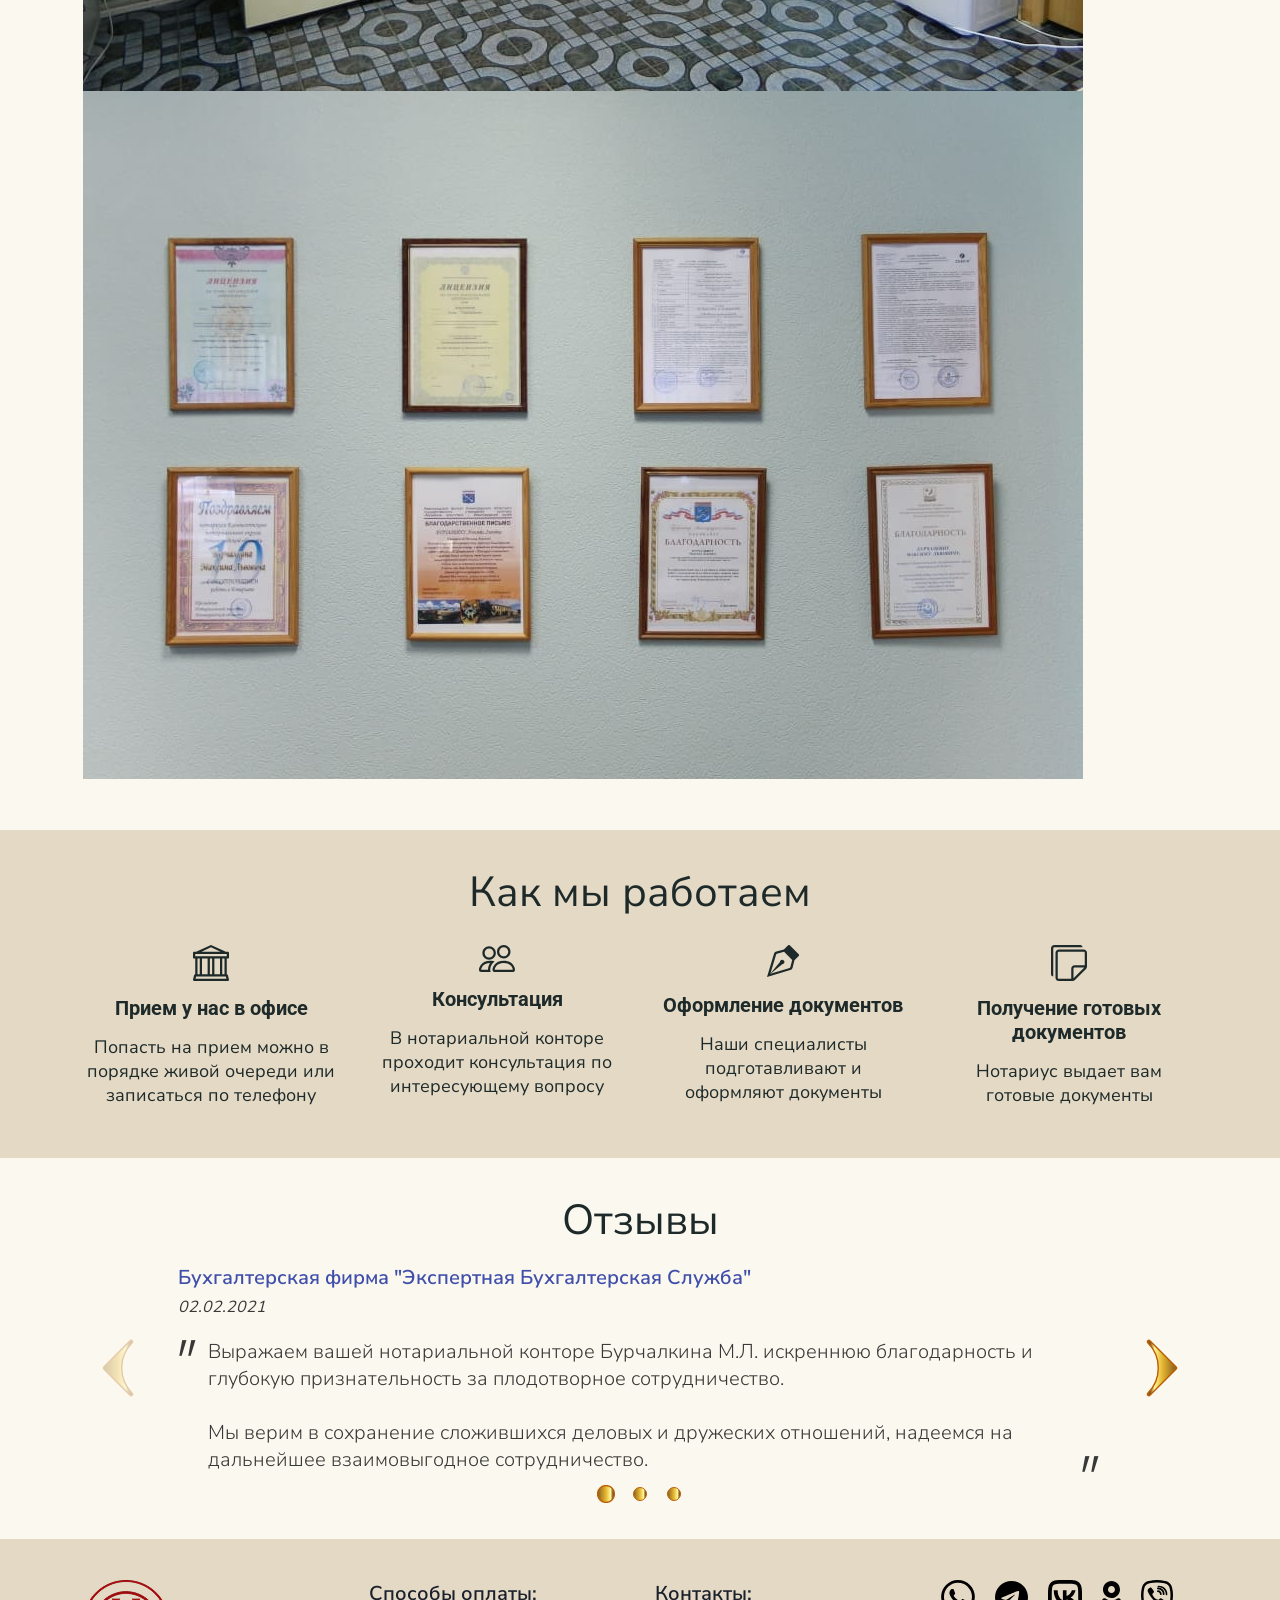
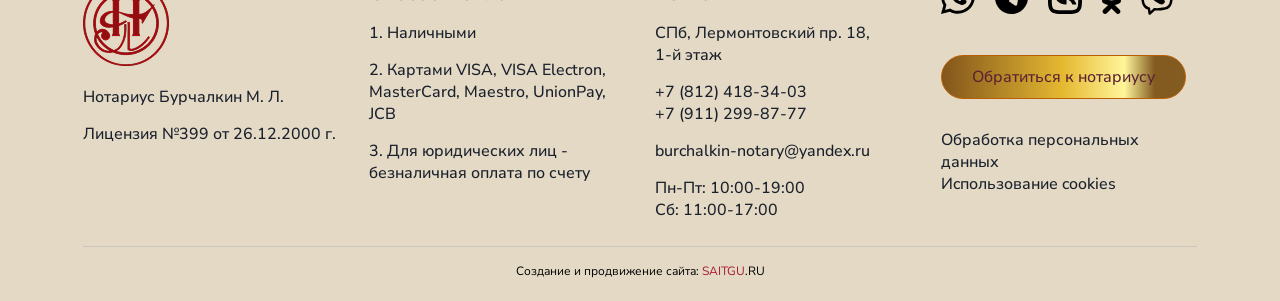
<file: index copy.html>
<!DOCTYPE html>
<html lang="ru">

<head>
    <meta charset="UTF-8">
    <meta name="viewport" content="width=device-width, initial-scale=1.0">
    <title>Нотариус Бурчалкин М.Л.</title>
    <link rel="stylesheet" href="css/slick.css">
    <link rel="stylesheet" href="css/fancybox.css">
    <link rel="stylesheet" href="css/jquery.modal.min.css">
    <link rel="stylesheet" href="css/main.css">
</head>

<body>
    <header class="header-main">
        <div class="nb-container">
            <img class="logo-bg" src="img/logo-bg.svg" alt="">
            <ul class="top-contacts">
                <li class="top-contacts__item">
                    <svg width="12" height="16" viewBox="0 0 12 16" fill="none" xmlns="http://www.w3.org/2000/svg">
                        <path
                            d="M10.1658 8.93977C9.64175 10.0015 8.93246 11.0601 8.20575 12.01C7.48132 12.957 6.75442 13.7768 6.20768 14.3605C6.13503 14.438 6.06566 14.5113 6 14.5801C5.93434 14.5113 5.86497 14.438 5.79232 14.3605C5.24558 13.7768 4.51868 12.957 3.79425 12.01C3.06754 11.0601 2.35825 10.0015 1.83423 8.93977C1.3048 7.86708 1 6.86191 1 6C1 3.23858 3.23858 1 6 1C8.76142 1 11 3.23858 11 6C11 6.86191 10.6952 7.86708 10.1658 8.93977ZM6 16C6 16 12 10.3137 12 6C12 2.68629 9.31371 0 6 0C2.68629 0 0 2.68629 0 6C0 10.3137 6 16 6 16Z"
                            fill="#EBE4D4" />
                        <path
                            d="M6 8C4.89543 8 4 7.10457 4 6C4 4.89543 4.89543 4 6 4C7.10457 4 8 4.89543 8 6C8 7.10457 7.10457 8 6 8ZM6 9C7.65685 9 9 7.65685 9 6C9 4.34315 7.65685 3 6 3C4.34315 3 3 4.34315 3 6C3 7.65685 4.34315 9 6 9Z"
                            fill="#EBE4D4" />
                    </svg>
                    <a class="top-contacts__link" href="https://yandex.ru/maps/-/CLWBqMko" target="_blank">
                        г. Санкт-Петербург, Лермонтовский пр-т, 18
                    </a>
                </li>
                <li class="top-contacts__item">
                    <svg width="16" height="16" viewBox="0 0 16 16" fill="none" xmlns="http://www.w3.org/2000/svg">
                        <path
                            d="M11 6.5C11 6.22386 11.2239 6 11.5 6H12.5C12.7761 6 13 6.22386 13 6.5V7.5C13 7.77614 12.7761 8 12.5 8H11.5C11.2239 8 11 7.77614 11 7.5V6.5Z"
                            fill="#EBE4D4" />
                        <path
                            d="M8 6.5C8 6.22386 8.22386 6 8.5 6H9.5C9.77614 6 10 6.22386 10 6.5V7.5C10 7.77614 9.77614 8 9.5 8H8.5C8.22386 8 8 7.77614 8 7.5V6.5Z"
                            fill="#EBE4D4" />
                        <path
                            d="M3 9.5C3 9.22386 3.22386 9 3.5 9H4.5C4.77614 9 5 9.22386 5 9.5V10.5C5 10.7761 4.77614 11 4.5 11H3.5C3.22386 11 3 10.7761 3 10.5V9.5Z"
                            fill="#EBE4D4" />
                        <path
                            d="M6 9.5C6 9.22386 6.22386 9 6.5 9H7.5C7.77614 9 8 9.22386 8 9.5V10.5C8 10.7761 7.77614 11 7.5 11H6.5C6.22386 11 6 10.7761 6 10.5V9.5Z"
                            fill="#EBE4D4" />
                        <path
                            d="M3.5 0C3.77614 0 4 0.223858 4 0.5V1H12V0.5C12 0.223858 12.2239 0 12.5 0C12.7761 0 13 0.223858 13 0.5V1H14C15.1046 1 16 1.89543 16 3V14C16 15.1046 15.1046 16 14 16H2C0.895431 16 0 15.1046 0 14V3C0 1.89543 0.895431 1 2 1H3V0.5C3 0.223858 3.22386 0 3.5 0ZM1 4V14C1 14.5523 1.44772 15 2 15H14C14.5523 15 15 14.5523 15 14V4H1Z"
                            fill="#EBE4D4" />
                    </svg>
                    Пн-Пт: 10.00-19.00; Сб: 11.00-17.00
                </li>
                <li class="top-contacts__item top-contacts__item--tel">
                    <svg width="16" height="16" viewBox="0 0 16 16" fill="none" xmlns="http://www.w3.org/2000/svg">
                        <path
                            d="M15.8536 0.146447C16.0488 0.341709 16.0488 0.658291 15.8536 0.853553L11.7071 5H14.5C14.7761 5 15 5.22386 15 5.5C15 5.77614 14.7761 6 14.5 6H10.5C10.2239 6 10 5.77614 10 5.5V1.5C10 1.22386 10.2239 1 10.5 1C10.7761 1 11 1.22386 11 1.5V4.29289L15.1464 0.146447C15.3417 -0.0488155 15.6583 -0.0488155 15.8536 0.146447Z"
                            fill="#EBE4D4" />
                        <path
                            d="M3.65387 1.32849C3.40343 1.00649 2.92745 0.976861 2.639 1.26531L1.60508 2.29923C1.1216 2.78271 0.94387 3.46766 1.1551 4.06847C2.00338 6.48124 3.39215 8.74671 5.32272 10.6773C7.25329 12.6078 9.51876 13.9966 11.9315 14.8449C12.5323 15.0561 13.2173 14.8784 13.7008 14.3949L14.7347 13.361C15.0231 13.0726 14.9935 12.5966 14.6715 12.3461L12.3653 10.5524C12.2008 10.4245 11.9866 10.3793 11.7845 10.4298L9.59541 10.9771C9.00082 11.1257 8.37183 10.9515 7.93845 10.5181L5.48187 8.06155C5.04849 7.62817 4.87427 6.99919 5.02292 6.40459L5.57019 4.21553C5.62073 4.01336 5.57552 3.79918 5.44758 3.63468L3.65387 1.32849ZM1.88477 0.511076C2.62689 -0.231039 3.8515 -0.154797 4.49583 0.673634L6.28954 2.97983C6.6187 3.40304 6.73502 3.95409 6.60498 4.47423L6.05772 6.66329C5.99994 6.8944 6.06766 7.13888 6.2361 7.30732L8.69268 9.7639C8.86113 9.93235 9.1056 10.0001 9.33671 9.94229L11.5258 9.39502C12.0459 9.26499 12.597 9.3813 13.0202 9.71047L15.3264 11.5042C16.1548 12.1485 16.231 13.3731 15.4889 14.1152L14.455 15.1492C13.7153 15.8889 12.6089 16.2137 11.5778 15.8512C9.01754 14.9511 6.61438 13.4774 4.56849 11.4315C2.5226 9.38562 1.04895 6.98246 0.148838 4.42225C-0.213682 3.39112 0.11113 2.28472 0.85085 1.545L1.88477 0.511076Z"
                            fill="#EBE4D4" />
                    </svg>
                    <a class="top-contacts__link" href="tel:78124183403">
                        +7 (812) 418-34-03
                    </a>
                    <a class="top-contacts__link" href="tel:79112998777">
                        +7 (911) 299-87-77
                    </a>
                </li>
                <li class="top-contacts__item">
                    <ul class="social-list">
                        <li class="social-list__item">
                            <a class="social-list__link" href="#">
                                <svg viewBox="0 0 34 34" fill="none" xmlns="http://www.w3.org/2000/svg">
                                    <path
                                        d="M28.9028 4.94369C25.7282 1.75291 21.4953 0 16.9879 0C7.70633 0 0.145402 7.56094 0.137325 16.8425C0.137325 19.8152 0.912804 22.7071 2.38298 25.2678L0 34L8.93417 31.6574C11.3979 32.9983 14.1687 33.7092 16.9879 33.7092H16.9959C26.2775 33.7092 33.8384 26.1483 33.8465 16.8586C33.8384 12.3592 32.0855 8.1264 28.9028 4.94369ZM16.9879 30.8577C14.4675 30.8577 12.0038 30.1791 9.85505 28.9028L9.34614 28.5959L4.04703 29.9853L5.46067 24.8154L5.12947 24.2823C3.72392 22.0527 2.98883 19.4759 2.98883 16.8344C2.98883 9.12806 9.27344 2.84343 16.9959 2.84343C20.736 2.84343 24.2499 4.30554 26.8994 6.94702C29.5409 9.59658 30.995 13.1105 30.995 16.8506C30.9869 24.5811 24.7023 30.8577 16.9879 30.8577ZM24.6699 20.3725C24.2499 20.1625 22.1819 19.1447 21.7942 18.9993C21.4065 18.862 21.1237 18.7893 20.8491 19.2093C20.5664 19.6294 19.7586 20.5826 19.5162 20.8572C19.2739 21.1399 19.0235 21.1723 18.6034 20.9622C18.1834 20.7522 16.8263 20.3079 15.2188 18.87C13.9667 17.7553 13.1266 16.374 12.8762 15.9539C12.6339 15.5339 12.852 15.3077 13.062 15.0976C13.2478 14.9119 13.482 14.6049 13.6921 14.3626C13.9021 14.1202 13.9748 13.9425 14.1121 13.6598C14.2494 13.3771 14.1848 13.1347 14.0798 12.9247C13.9748 12.7147 13.1347 10.6386 12.7793 9.79853C12.44 8.97458 12.0926 9.08767 11.8341 9.07959C11.5918 9.06344 11.3091 9.06344 11.0264 9.06344C10.7436 9.06344 10.2913 9.16845 9.90352 9.5885C9.51578 10.0086 8.43334 11.0264 8.43334 13.1024C8.43334 15.1784 9.94391 17.1737 10.1539 17.4564C10.364 17.7391 13.1185 21.9881 17.3433 23.8137C18.3449 24.2499 19.1285 24.5084 19.7424 24.7023C20.7522 25.0254 21.665 24.977 22.392 24.8719C23.1998 24.7508 24.88 23.8541 25.2354 22.8686C25.5828 21.8831 25.5827 21.043 25.4777 20.8653C25.3727 20.6876 25.09 20.5826 24.6699 20.3725Z" />
                                </svg>
                            </a>
                        </li>
                        <li class="social-list__item">
                            <a class="social-list__link" href="#">
                                <svg viewBox="0 0 33 33" fill="none" xmlns="http://www.w3.org/2000/svg">
                                    <path
                                        d="M33 16.5C33 25.6127 25.6127 33 16.5 33C7.3873 33 0 25.6127 0 16.5C0 7.3873 7.3873 0 16.5 0C25.6127 0 33 7.3873 33 16.5ZM17.0914 12.1811C15.4865 12.8486 12.279 14.2302 7.46894 16.3259C6.68785 16.6365 6.27869 16.9404 6.24144 17.2375C6.17849 17.7396 6.80731 17.9373 7.66361 18.2066C7.78009 18.2432 7.90077 18.2812 8.0245 18.3214C8.86696 18.5952 10.0002 18.9156 10.5894 18.9284C11.1238 18.9399 11.7202 18.7196 12.3787 18.2674C16.8729 15.2337 19.1929 13.7003 19.3385 13.6673C19.4413 13.6439 19.5837 13.6146 19.6801 13.7004C19.7766 13.7861 19.7671 13.9485 19.7569 13.9921C19.6946 14.2576 17.2263 16.5524 15.9489 17.74C15.5507 18.1102 15.2682 18.3728 15.2104 18.4328C15.0811 18.5672 14.9493 18.6942 14.8226 18.8164C14.0399 19.5709 13.453 20.1367 14.8551 21.0606C15.5288 21.5047 16.068 21.8718 16.6059 22.2381C17.1933 22.6382 17.7792 23.0372 18.5373 23.5341C18.7304 23.6607 18.9149 23.7922 19.0946 23.9203C19.7782 24.4076 20.3924 24.8455 21.1511 24.7757C21.592 24.7351 22.0475 24.3205 22.2788 23.084C22.8254 20.1619 23.8998 13.8304 24.1481 11.2214C24.1699 10.9928 24.1425 10.7003 24.1205 10.5719C24.0986 10.4435 24.0526 10.2605 23.8857 10.125C23.688 9.96462 23.3828 9.9308 23.2463 9.9332C22.6257 9.94413 21.6736 10.2752 17.0914 12.1811Z" />
                                </svg>
                            </a>
                        </li>
                        <li class="social-list__item">
                            <a class="social-list__link" href="#">
                                <svg viewBox="0 0 34 34" fill="none" xmlns="http://www.w3.org/2000/svg">
                                    <path
                                        d="M5.34516 5.3471C4.69569 6.00602 4.269 6.93115 4.03111 8.6889C3.78755 10.5108 3.78567 12.9237 3.78567 16.3958V17.6041C3.78567 21.0705 3.78755 23.4816 4.03111 25.3016C4.26711 27.0612 4.69568 27.992 5.34705 28.6566C6.00785 29.3042 6.93297 29.7328 8.68882 29.9688C10.5107 30.2124 12.9236 30.2161 16.3957 30.2161H17.604C21.0703 30.2161 23.4813 30.2124 25.3033 29.9688C27.061 29.7328 27.9918 29.3042 28.6564 28.6529C29.3039 27.9939 29.7325 27.0688 29.9685 25.3111C30.214 23.4891 30.2158 21.0762 30.2158 17.6041V16.3958C30.2158 12.9294 30.2121 10.5184 29.9704 8.69834C29.7325 6.9387 29.3039 6.00791 28.6526 5.34332C27.9937 4.69573 27.0685 4.26715 25.3108 4.03115C23.4889 3.78759 21.076 3.78381 17.604 3.78381H16.3957C12.9293 3.78381 10.5183 3.78759 8.69826 4.03115C6.93863 4.26715 6.00974 4.69573 5.34516 5.3471ZM16.3957 0.00776935H17.604C20.3321 0.00776935 23.1018 -0.0734158 25.8111 0.289085C27.9937 0.581728 29.842 1.20666 31.3184 2.66799L31.3335 2.68499C32.793 4.1652 33.4198 6.01357 33.7124 8.19801C34.073 10.9035 33.9919 13.6714 33.9919 16.3958V17.6041C33.9919 20.3304 34.0749 23.1002 33.7105 25.8114C33.4198 27.9939 32.793 29.8423 31.3317 31.3187L31.3147 31.3338C29.8364 32.7933 27.988 33.4182 25.8017 33.7127C23.0962 34.0734 20.3284 33.9922 17.604 33.9922H16.3957C13.6694 33.9922 10.8997 34.0734 8.19038 33.7109C6.00596 33.4182 4.1576 32.7933 2.68307 31.332L2.66608 31.315C1.20854 29.8348 0.581723 27.9864 0.289082 25.8019C-0.0734151 23.0983 0.00776928 20.3304 0.00776928 17.6041V16.3958C0.00776928 13.6695 -0.0734148 10.8998 0.29097 8.18857C0.581723 6.00602 1.20854 4.15764 2.66986 2.68121L2.68496 2.66611C4.16516 1.20666 6.01351 0.581728 8.19793 0.287197C10.9053 -0.0715276 13.6731 0.00776935 16.3957 0.00776935ZM5.73975 10.3504C5.921 19.1863 10.3389 24.4879 18.0873 24.4879H18.5404V19.4355C21.3838 19.7187 23.5361 21.8031 24.397 24.4879H28.4185C28.0062 22.9622 27.2751 21.5413 26.2734 20.3189C25.2717 19.0965 24.0221 18.1004 22.6072 17.3965C23.8748 16.6242 24.9697 15.599 25.8233 14.3847C26.677 13.1704 27.2712 11.7932 27.5689 10.339H23.9212C23.1283 13.1484 20.772 15.6972 18.5404 15.9351V10.3504H14.8815V20.1379C12.6159 19.5715 9.7612 16.8301 9.63659 10.3504H5.73975Z" />
                                </svg>
                            </a>
                        </li>
                        <li class="social-list__item">
                            <a class="social-list__link" href="#">
                                <svg viewBox="0 0 19 33" fill="none" xmlns="http://www.w3.org/2000/svg">
                                    <path
                                        d="M9.47729 17.0629C4.82979 17.0629 0.967017 13.1919 0.967017 8.61146C0.967017 3.8726 4.82979 0 9.47893 0C14.286 0 17.9892 3.87095 17.9892 8.61146C17.9855 9.72521 17.7632 10.8273 17.3348 11.8549C16.9065 12.8825 16.2805 13.8154 15.4927 14.6003C14.7049 15.3852 13.7707 16.0069 12.7434 16.4297C11.716 16.8525 10.6157 17.0682 9.50525 17.0645L9.47729 17.0629ZM9.47729 4.97811C7.50971 4.97811 6.01264 6.63638 6.01264 8.61311C6.01264 10.5865 7.50971 12.0881 9.47893 12.0881C11.5271 12.0881 12.9452 10.5865 12.9452 8.61311C12.9469 6.63473 11.5271 4.97811 9.47729 4.97811ZM12.8663 24.0953L17.675 28.7566C18.6209 29.7812 18.6209 31.2827 17.675 32.2315C16.6517 33.2562 15.074 33.2562 14.286 32.2315L9.47893 27.491L4.82979 32.2315C4.35763 32.7051 3.7259 32.941 3.01521 32.941C2.46409 32.941 1.834 32.7034 1.28124 32.2315C0.335286 31.2827 0.335286 29.7812 1.28124 28.7549L6.16728 24.0936C4.40282 23.5694 2.71017 22.8272 1.12824 21.8842C-0.0546105 21.2523 -0.289864 19.6732 0.340222 18.4868C1.12824 17.3021 2.54634 16.987 3.80816 17.7773C5.51679 18.8231 7.47973 19.3764 9.4814 19.3764C11.4831 19.3764 13.446 18.8231 15.1546 17.7773C16.4165 16.987 17.9119 17.3021 18.6209 18.4868C19.3316 19.6732 19.0141 21.2506 17.9102 21.8842C16.4148 22.833 14.6808 23.5441 12.8679 24.0969L12.8663 24.0953Z" />
                                </svg>
                            </a>
                        </li>
                        <li class="social-list__item">
                            <a class="social-list__link" href="#">
                                <svg viewBox="0 0 32 35" fill="none" xmlns="http://www.w3.org/2000/svg">
                                    <path
                                        d="M9.82405 7.57209C9.51794 7.52851 9.20572 7.58842 8.9396 7.74181H8.91654C8.2989 8.09407 7.74221 8.5376 7.26786 9.05959C6.87258 9.50311 6.65846 9.95145 6.60247 10.3838C6.56952 10.64 6.59258 10.8993 6.66999 11.1443L6.69964 11.1603C7.14434 12.4301 7.72409 13.6518 8.43231 14.8014C9.34591 16.416 10.4696 17.9093 11.7758 19.2447L11.8153 19.2992L11.8779 19.344L11.9158 19.3872L11.9619 19.4257C13.3404 20.6991 14.8801 21.7968 16.5439 22.6921C18.4462 23.6992 19.6008 24.1748 20.2942 24.3733V24.3829C20.4968 24.4438 20.6813 24.471 20.8674 24.471C21.4582 24.4298 22.0175 24.1963 22.4551 23.8081C22.9904 23.347 23.4433 22.8042 23.7958 22.2005V22.1893C24.1268 21.5809 24.0148 21.0076 23.5372 20.6185C22.5786 19.8026 21.5411 19.0787 20.4391 18.4569C19.7013 18.0679 18.9519 18.3032 18.6488 18.6971L18.0015 19.4913C17.6688 19.8852 17.066 19.8308 17.066 19.8308L17.0496 19.8404C12.5515 18.7243 11.3508 14.2971 11.3508 14.2971C11.3508 14.2971 11.2948 13.695 11.7115 13.3876L12.5219 12.7535C12.9106 12.4461 13.1807 11.7192 12.764 11.0018C12.1259 9.93131 11.3829 8.92322 10.5454 7.9916C10.3623 7.77284 10.1057 7.62375 9.82076 7.57048M17.4251 5.64746C17.2067 5.64746 16.9972 5.73181 16.8428 5.88195C16.6883 6.03209 16.6016 6.23572 16.6016 6.44805C16.6016 6.66038 16.6883 6.86402 16.8428 7.01416C16.9972 7.1643 17.2067 7.24865 17.4251 7.24865C19.5069 7.24865 21.2363 7.90993 22.605 9.17807C23.3083 9.87139 23.8567 10.6928 24.2158 11.5927C24.5765 12.4941 24.7412 13.4564 24.6984 14.4204C24.6892 14.6327 24.7671 14.8399 24.9151 14.9963C25.0631 15.1528 25.2689 15.2457 25.4873 15.2546C25.7057 15.2635 25.9188 15.1877 26.0797 15.0439C26.2407 14.9 26.3362 14.6999 26.3454 14.4876C26.3945 13.302 26.1921 12.1193 25.7508 11.013C25.3074 9.90114 24.6323 8.89044 23.7678 8.04444L23.7513 8.02842C22.0532 6.45126 19.9055 5.64746 17.4251 5.64746Z" />
                                    <path
                                        d="M16.8829 7.53104C16.6487 7.53104 16.4242 7.62278 16.2586 7.78607C16.093 7.94936 16 8.17083 16 8.40177C16 8.6327 16.093 8.85417 16.2586 9.01746C16.4242 9.18076 16.6487 9.27249 16.8829 9.27249H16.9129C18.5232 9.38569 19.6957 9.91509 20.5167 10.7841C21.359 11.6792 21.7951 12.792 21.7616 14.1677C21.7562 14.3987 21.844 14.6222 22.0058 14.7893C22.1675 14.9563 22.39 15.0532 22.6241 15.0585C22.8583 15.0638 23.085 14.9771 23.2543 14.8176C23.4237 14.6581 23.5219 14.4387 23.5273 14.2078C23.5697 12.4019 22.9799 10.8433 21.811 9.59989V9.5964C20.6156 8.33211 18.9752 7.66339 17.0012 7.53278L16.9711 7.5293L16.8829 7.53104Z" />
                                    <path
                                        d="M16.9613 10.3559C16.843 10.3456 16.7239 10.359 16.611 10.3954C16.498 10.4318 16.3937 10.4905 16.3041 10.568C16.2144 10.6454 16.1414 10.74 16.0894 10.8461C16.0374 10.9522 16.0074 11.0677 16.0012 11.1856C15.995 11.3034 16.0128 11.4214 16.0535 11.5323C16.0941 11.6432 16.1568 11.7448 16.2379 11.8311C16.3189 11.9174 16.4166 11.9865 16.5251 12.0344C16.6336 12.0823 16.7507 12.108 16.8694 12.1099C17.6081 12.1486 18.0799 12.37 18.3768 12.667C18.6755 12.9658 18.8982 13.4456 18.9388 14.196C18.941 14.3139 18.9671 14.4302 19.0154 14.5379C19.0638 14.6456 19.1334 14.7425 19.2202 14.8229C19.3071 14.9033 19.4092 14.9654 19.5207 15.0057C19.6322 15.0459 19.7507 15.0634 19.8691 15.0572C19.9876 15.0509 20.1035 15.021 20.2101 14.9693C20.3167 14.9175 20.4116 14.8449 20.4894 14.7559C20.5672 14.6668 20.6261 14.5631 20.6627 14.4509C20.6993 14.3387 20.7129 14.2204 20.7025 14.1029C20.6459 13.0484 20.3137 12.1169 19.6333 11.4315C18.9494 10.7461 18.0181 10.4122 16.9613 10.3559Z" />
                                    <path fill-rule="evenodd" clip-rule="evenodd"
                                        d="M7.98785 0.885746C13.2642 -0.295249 18.7358 -0.295249 24.0121 0.885746L24.5743 1.01027C26.1163 1.35642 27.5324 2.12342 28.6657 3.22624C29.7989 4.32906 30.605 5.7246 30.9946 7.25814C32.3351 12.5427 32.3351 18.0789 30.9946 23.3635C30.605 24.897 29.7989 26.2925 28.6657 27.3954C27.5324 28.4982 26.1163 29.2652 24.5743 29.6113L24.0105 29.7358C20.7057 30.4748 17.3149 30.7536 13.934 30.5644L9.5349 34.506C9.36905 34.6547 9.16639 34.7561 8.94806 34.7996C8.72974 34.8431 8.50375 34.8271 8.29369 34.7533C8.08364 34.6795 7.89721 34.5506 7.75387 34.3801C7.61053 34.2096 7.51554 34.0036 7.4788 33.7838L6.75088 29.4303C5.35541 28.9947 4.09466 28.2084 3.08887 27.1463C2.08308 26.0843 1.36579 24.7819 1.00541 23.3635C-0.335138 18.0789 -0.335138 12.5427 1.00541 7.25814C1.39498 5.7246 2.20108 4.32906 3.33434 3.22624C4.4676 2.12342 5.88374 1.35642 7.42574 1.01027L7.98785 0.885746ZM23.4699 3.31483C18.5507 2.2137 13.4493 2.2137 8.53007 3.31483L7.9663 3.44101C6.87352 3.68705 5.87005 4.2311 5.067 5.01295C4.26395 5.79479 3.69265 6.78391 3.41635 7.87081C2.17771 12.7533 2.17771 17.8683 3.41635 22.7508C3.69278 23.8379 4.26433 24.8272 5.06769 25.609C5.87105 26.3909 6.87487 26.9348 7.96796 27.1806L8.11719 27.2138C8.3586 27.2679 8.57843 27.3928 8.74856 27.5726C8.9187 27.7524 9.03141 27.979 9.07228 28.2233L9.55977 31.1422L12.6638 28.3611C12.7878 28.2497 12.9328 28.1644 13.0903 28.1102C13.2478 28.056 13.4146 28.034 13.5808 28.0456C16.8955 28.28 20.2266 28.0311 23.4699 27.3068L24.032 27.1806C25.1251 26.9348 26.1289 26.3909 26.9323 25.609C27.7357 24.8272 28.3072 23.8379 28.5836 22.7508C29.8206 17.8694 29.8206 12.7539 28.5836 7.87081C28.3072 6.7837 27.7357 5.79443 26.9323 5.01257C26.1289 4.23071 25.1251 3.68677 24.032 3.44101L23.4699 3.31483Z" />
                                </svg>
                            </a>
                        </li>
                    </ul>
                </li>
            </ul>
            <div class="menu-wrap">
                <a class="logo-link" href="">
                    <img class="logo" src="img/logo.png" alt="">
                </a>
                <nav class="menu">
                    <ul class="menu__list">
                        <li class="menu__item">
                            <a class="menu__link" href="#">Главная</a>
                        </li>
                        <li class="menu__item">
                            <a class="menu__link" href="#">Лицензия</a>
                        </li>
                        <li class="menu__item">
                            <a class="menu__link" href="#">Нотариальные действия</a>
                        </li>
                        <li class="menu__item">
                            <a class="menu__link" href="#">Выезд</a>
                        </li>
                        <li class="menu__item">
                            <a class="menu__link" href="#">Цены</a>
                        </li>
                        <li class="menu__item">
                            <a class="menu__link" href="#">Отзывы</a>
                        </li>
                        <!-- <li class="menu__item">
                            <a class="menu__link" href="#">Новости</a>
                        </li> -->
                        <li class="menu__item">
                            <a class="menu__link" href="#">Контакты</a>
                        </li>
                    </ul>
                </nav>
                <button class="accent-btn" type="button" data-modal="#main-form">Обратиться к нотариусу</button>
            </div>
            <h1>Нотариус в Санкт-Петербурге</h1>
            <h2>Бурчалкин Максим Львович</h2>
            <h3>Лицензия на право нотариальной деятельности №399 выдана Главным управлением Министерства Юстиции РФ по
                Санкт-Петербургу и Ленинградской области 26.12.2000 г.</h3>
        </div>
    </header>

    <main class="main">
        <section class="s-welcome">
            <div class="nb-container">
                <div class="s-welcome__text">
                    <h2>Вас приветствует нотариус Бурчалкин Максим Львович</h2>
                    <p>
                        На сайте вы можете ознакомиться с видами нотариальных действий, с порядком их предоставления и
                        стоимостью. Нередко возникают ситуации, когда необходима подробная консультация или требуется
                        свидетельствование подлинности подписи, верности копий документов, удостоверение доверенности
                        или договора.
                    </p>
                    <p>
                        В процессе ведения бизнеса нередко требуется внести денежные средства в депозит нотариуса,
                        совершить протест векселя в неплатеже или исполнительную надпись.
                        Наша нотариальная контора готова оказать квалифицированную юридическую помощь. Профессионализм,
                        ответственность, законность и конфиденциальность гарантируются.
                    </p>
                </div>
                <div class="s-welcome__img">
                    <img src="img/foto-notarius.jpg"></img>
                </div>
            </div>
            <div class="s-welcome__out-right"></div>
        </section>

        <section class="s-pricelinks">
            <div class="nb-container">
                <h2>Стоимость услуг</h2>
                <ul class="pricelinks-list">
                    <li class="pricelinks-list__item">
                        <a class="pricelinks-list__link" href="#" style="background-image: url(img/doverennosti.jpg);">
                            <p class="pricelinks-list__item-title">Доверенности</p>
                            <span>Подробнее о ценах</span>
                        </a>
                    </li>
                    <li class="pricelinks-list__item">
                        <a class="pricelinks-list__link" href="#" style="background-image: url(img/podlinnost-podpisi.jpg);">
                            <p class="pricelinks-list__item-title">Подлинность подписи</p>
                            <span>Подробнее о ценах</span>
                        </a>
                    </li>
                    <li class="pricelinks-list__item">
                        <a class="pricelinks-list__link" href="#" style="background-image: url(img/dogovory.jpg);">
                            <p class="pricelinks-list__item-title">Договоры</p>
                            <span>Подробнее о ценах</span>
                        </a>
                    </li>
                    <li class="pricelinks-list__item">
                        <a class="pricelinks-list__link" href="#" style="background-image: url(img/prochie-dejstviya.jpg);">
                            <p class="pricelinks-list__item-title">Прочие действия</p>
                            <span>Подробнее о ценах</span>
                        </a>
                    </li>
                </ul>
            </div>
        </section>

        <section class="s-writeus">
            <div class="nb-container">
                <form class="main-form" action="#">
                    <div class="main-form__inner">
                        <h2>Обратиться к нотариусу</h2>
                        <div class="main-form__input-wrap">
                            <input class="main-form__input" type="text" placeholder="Ваше имя*">
                            <input class="main-form__input" type="tel" placeholder="Номер телефона*">
                        </div>
                        <textarea class="main-form__textarea" placeholder="Что вас интересует*"></textarea>
                    </div>
                    <button class="accent-btn" type="submit">Отправить</button>
                </form>
            </div>
        </section>

        <section class="s-uslugi">
            <div class="nb-container">
                <h2>Популярные нотариальные действия</h2>
                <ul class="uslugi-list">
                    <li class="uslugi-list__item">
                        <a class="uslugi-list__link" href="#">
                            <h3>Договор купли-продажи квартиры</h3>
                        </a>
                    </li>
                    <li class="uslugi-list__item">
                        <a class="uslugi-list__link" href="#">
                            <h3>Оформление наследственного договора</h3>
                        </a>
                    </li>
                    <li class="uslugi-list__item">
                        <a class="uslugi-list__link" href="#">
                            <h3>Оформление брачного договора</h3>
                        </a>
                    </li>
                    <li class="uslugi-list__item">
                        <a class="uslugi-list__link" href="#">
                            <h3>Удостоверение завещаний</h3>
                        </a>
                    </li>
                    <li class="uslugi-list__item">
                        <a class="uslugi-list__link" href="#">
                            <h3>Принятие в депозит нотариуса</h3>
                        </a>
                    </li>
                    <li class="uslugi-list__item">
                        <a class="uslugi-list__link" href="#">
                            <h3>Заключение алиментного соглашения</h3>
                        </a>
                    </li>
                    <li class="uslugi-list__item">
                        <a class="uslugi-list__link" href="#">
                            <h3>Дистанционные сделки</h3>
                        </a>
                    </li>
                    <li class="uslugi-list__item">
                        <a class="uslugi-list__link" href="#">
                            <h3>Машиночитаемая доверенность</h3>
                        </a>
                    </li>
                </ul>
            </div>
        </section>

        <section class="s-news">
            <div class="nb-container">
                <h2>Новости</h2>
                <ul class="news-list">
                    <li class="news-list__item">
                        <a class="news-list__link" href="#">
                            <span class="news-list__date">2025-04-29 18:24</span>
                            <h3 class="news-list__title">1 Режим работы нотариальной конторы на майские праздники 2025
                                г.
                            </h3>
                            <div class="news-list__intro">
                                <p>30 апреля (ср) - с 10.00 до 18.00</p>
                                <p>1 мая (чт) - ВЫХОДНОЙ ДЕНЬ</p>
                                <p>2 мая (пт) – ВЫХОДНОЙ ДЕНЬ</p>
                            </div>
                        </a>
                    </li>
                    <li class="news-list__item">
                        <a class="news-list__link" href="#">
                            <span class="news-list__date">2025-04-29 18:24</span>
                            <h3 class="news-list__title">2 Режим работы нотариальной конторы на майские праздники 2025
                                г.
                            </h3>
                            <div class="news-list__intro">
                                <p>30 апреля (ср) - с 10.00 до 18.00</p>
                                <p>1 мая (чт) - ВЫХОДНОЙ ДЕНЬ</p>
                                <p>2 мая (пт) – ВЫХОДНОЙ ДЕНЬ</p>
                            </div>
                        </a>
                    </li>
                    <li class="news-list__item">
                        <a class="news-list__link" href="#">
                            <span class="news-list__date">2025-04-29 18:24</span>
                            <h3 class="news-list__title">3 Режим работы нотариальной конторы на майские праздники 2025
                                г.
                            </h3>
                            <div class="news-list__intro">
                                <p>30 апреля (ср) - с 10.00 до 18.00</p>
                                <p>1 мая (чт) - ВЫХОДНОЙ ДЕНЬ</p>
                                <p>2 мая (пт) – ВЫХОДНОЙ ДЕНЬ</p>
                            </div>
                        </a>
                    </li>
                    <li class="news-list__item">
                        <a class="news-list__link" href="#">
                            <span class="news-list__date">2025-04-29 18:24</span>
                            <h3 class="news-list__title">4 Режим работы нотариальной конторы на майские праздники 2025
                                г.
                            </h3>
                            <div class="news-list__intro">
                                <p>30 апреля (ср) - с 10.00 до 18.00</p>
                                <p>1 мая (чт) - ВЫХОДНОЙ ДЕНЬ</p>
                                <p>2 мая (пт) – ВЫХОДНОЙ ДЕНЬ</p>
                            </div>
                        </a>
                    </li>
                    <li class="news-list__item">
                        <a class="news-list__link" href="#">
                            <span class="news-list__date">2025-04-29 18:24</span>
                            <h3 class="news-list__title">5 Режим работы нотариальной конторы на майские праздники 2025
                                г.
                            </h3>
                            <div class="news-list__intro">
                                <p>30 апреля (ср) - с 10.00 до 18.00</p>
                                <p>1 мая (чт) - ВЫХОДНОЙ ДЕНЬ</p>
                                <p>2 мая (пт) – ВЫХОДНОЙ ДЕНЬ</p>
                            </div>
                        </a>
                    </li>
                    <li class="news-list__item">
                        <a class="news-list__link" href="#">
                            <span class="news-list__date">2025-04-29 18:24</span>
                            <h3 class="news-list__title">6 Режим работы нотариальной конторы на майские праздники 2025
                                г.
                            </h3>
                            <div class="news-list__intro">
                                <p>30 апреля (ср) - с 10.00 до 18.00</p>
                                <p>1 мая (чт) - ВЫХОДНОЙ ДЕНЬ</p>
                                <p>2 мая (пт) – ВЫХОДНОЙ ДЕНЬ</p>
                            </div>
                        </a>
                    </li>
                </ul>
            </div>
        </section>

        <section class="s-concept">
            <div class="nb-container">
                <h2>Принципы работы</h2>
                <div class="concept">
                    <div class="concept__top-left">
                        Только необходимый минимум документов, <br> истребуемых у клиента.
                    </div>
                    <div class="concept__top-right">
                        Работа в строгом соответствии с требованиями действующего законодательства.
                    </div>
                    <div class="concept__img">
                        <img src="img/concept.jpg" alt="">
                    </div>
                    <div class="concept__middle-left-1">
                        Совершение нотариального действия в минимальный срок с момента <br> обращения клиента.
                    </div>
                    <div class="concept__middle-left-2">
                        Прием документов в онлайн-режиме с использованием электронной почты.
                    </div>
                    <div class="concept__middle-left-3">
                        Предоставление квалифицированной юридической правовой помощи.
                    </div>
                    <div class="concept__middle-right-1">
                        Гарантия ответственности и конфиденциальности.
                    </div>
                    <div class="concept__middle-right-2">
                        Содействие в регистрации прав на недвижимость в Росреестре.
                    </div>
                    <div class="concept__middle-right-3">
                        Использование электронной подписи при совершении нотариальных действий.
                    </div>
                    <div class="concept__bottom-left">
                        Оптимальные и удобные варианты сотрудничества, включающие в себя корпоративное обслуживание,
                        возможность выезда нотариуса к клиенту.
                    </div>
                    <div class="concept__bottom-right">
                        Подготовка и передача документов для регистрации юридических лиц и индивидуальных
                        предпринимателей в налоговый орган в электронном виде.
                    </div>
                </div>
            </div>
        </section>

        <section class="s-info">
            <div class="s-info__left"></div>
            <div class="s-info__right"></div>
            <div class="nb-container">
                <div class="s-info__content">
                    <h3>Важная информация для клиентов</h3>
                    <p>
                        Нотариальные действия совершаются при предъявлении паспорта обратившегося лица, а также
                        документов, подтверждающих правоспособность юридического лица. Нотариус проверяет
                        предоставляемые участниками сделки документы на предмет их подлинности и соответствия закону,
                        устанавливает личность и проверяет дееспособность и волеизъявление каждой из сторон.
                    </p>
                    <p>
                        Лицам, обратившимся к нотариусу за свидетельством или удостоверением, разъясняются их права и
                        обязанности, а также юридические последствия совершаемого действия. Наша контора укомплектована
                        штатом квалифицированных специалистов с большим опытом опыт работы в сфере нотариата.
                    </p>
                    <p>
                        Консультация нотариуса - обязательный этап перед совершением любого действия. Перед обращением
                        рекомендуем позвонить нам по телефону, чтобы уточнить перечень необходимых документов. Прием
                        ведется по предварительной записи и в порядке живой очереди.
                    </p>
                </div>
            </div>
        </section>

        <section class="s-office">
            <div class="nb-container">
                <h2>Нотариальная контора</h2>
                <div class="s-office__text">
                    <p>Ждем вас по адресу: Санкт-Петербург, Лермонтовский проспект, 18, 1-й этаж</p>
                </div>
                <ul class="office">
                    <li class="office__item">
                        <a class="office__link" href="img/office/office-1.jpg" data-fancybox="gallery">
                            <img src="img/office/office-1.jpg" alt="">
                        </a>
                    </li>
                    <li class="office__item">
                        <a class="office__link" href="img/office/office-2.jpg" data-fancybox="gallery">
                            <img src="img/office/office-2.jpg" alt="">
                        </a>
                    </li>
                    <li class="office__item">
                        <a class="office__link" href="img/office/office-4.jpg" data-fancybox="gallery">
                            <img src="img/office/office-4.jpg" alt="">
                        </a>
                    </li>
                    <li class="office__item">
                        <a class="office__link" href="img/office/office-5.jpg" data-fancybox="gallery">
                            <img src="img/office/office-5.jpg" alt="">
                        </a>
                    </li>
                    <li class="office__item">
                        <a class="office__link" href="img/office/office-6.jpg" data-fancybox="gallery">
                            <img src="img/office/office-6.jpg" alt="">
                        </a>
                    </li>
                    <li class="office__item">
                        <a class="office__link" href="img/office/office-7.jpg" data-fancybox="gallery">
                            <img src="img/office/office-7.jpg" alt="">
                        </a>
                    </li>
                    <li class="office__item">
                        <a class="office__link" href="img/office/office-8.jpg" data-fancybox="gallery">
                            <img src="img/office/office-8.jpg" alt="">
                        </a>
                    </li>
                    <li class="office__item">
                        <a class="office__link" href="img/office/office-9.jpg" data-fancybox="gallery">
                            <img src="img/office/office-9.jpg" alt="">
                        </a>
                    </li>
                    <li class="office__item">
                        <a class="office__link" href="img/office/office-10.jpg" data-fancybox="gallery">
                            <img src="img/office/office-10.jpg" alt="">
                        </a>
                    </li>
                    <li class="office__item">
                        <a class="office__link" href="img/office/office-11.jpg" data-fancybox="gallery">
                            <img src="img/office/office-11.jpg" alt="">
                        </a>
                    </li>
                </ul>
            </div>
        </section>

        <section class="s-work">
            <div class="nb-container">
                <h2> Как мы работаем</h2>
                <ul class="work-list">
                    <li class="work-list__item">
                        <svg width="36" height="36" viewBox="0 0 36 36" fill="none" xmlns="http://www.w3.org/2000/svg">
                            <path
                                d="M18.0001 0L32.8722 6.75H34.8751C35.4964 6.75 36.0001 7.25368 36.0001 7.875L36 12.375C36 12.9963 35.4963 13.5 34.875 13.5H33.75L33.7501 29.25C34.2663 29.25 34.7163 29.6042 34.8415 30.105L35.9665 34.605C36.0505 34.9411 35.975 35.2994 35.7618 35.5725C35.5486 35.8456 35.2215 36 34.8751 36H1.12508C0.778652 36 0.451544 35.8456 0.238348 35.5725C0.0251528 35.2994 -0.0503519 34.9411 0.0336691 34.605L1.15867 30.105C1.28387 29.6042 1.73385 29.25 2.25008 29.25L2.25 13.5H1.125C0.50368 13.5 0 12.9963 0 12.375L7.93934e-05 7.875C7.93934e-05 7.25368 0.503759 6.75 1.12508 6.75H3.12799L18.0001 0ZM8.49717 6.75H27.503L18.0001 2.25L8.49717 6.75ZM4.5 13.5L4.50008 29.25H6.75008L6.75 13.5H4.5ZM9 13.5L9.00008 29.25H14.6251L14.625 13.5H9ZM16.875 13.5L16.8751 29.25H19.1251L19.125 13.5H16.875ZM21.375 13.5L21.3751 29.25H27.0001L27 13.5H21.375ZM29.25 13.5L29.2501 29.25H31.5V13.5H29.25ZM33.7501 11.25V9H2.25008V11.25H33.7501ZM32.8717 31.5H3.12845L2.56595 33.75H33.4342L32.8717 31.5Z"
                                fill="#1E2A2A" />
                        </svg>
                        <h3>Прием у нас в офисе</h3>
                        <span class="work-list__item-text">
                            Попасть на прием можно в порядке живой очереди или записаться по телефону
                        </span>
                    </li>
                    <li class="work-list__item">
                        <svg width="36" height="27" viewBox="0 0 36 27" fill="none" xmlns="http://www.w3.org/2000/svg">
                            <path
                                d="M33.75 27C33.75 27 36 27 36 24.75C36 22.5 33.75 15.75 24.75 15.75C15.75 15.75 13.5 22.5 13.5 24.75C13.5 27 15.75 27 15.75 27H33.75ZM15.8003 24.75C15.7925 24.7491 15.7816 24.7477 15.7683 24.7455C15.7621 24.7444 15.756 24.7433 15.75 24.7422C15.7533 24.1481 16.1255 22.4255 17.4583 20.8705C18.705 19.4161 20.886 18 24.75 18C28.614 18 30.795 19.4161 32.0417 20.8705C33.3745 22.4255 33.7467 24.1481 33.75 24.7422C33.744 24.7433 33.7379 24.7444 33.7317 24.7455C33.7184 24.7477 33.7075 24.7491 33.6997 24.75H15.8003Z"
                                fill="#1E2A2A" />
                            <path
                                d="M24.75 11.25C27.2353 11.25 29.25 9.23528 29.25 6.75C29.25 4.26472 27.2353 2.25 24.75 2.25C22.2647 2.25 20.25 4.26472 20.25 6.75C20.25 9.23528 22.2647 11.25 24.75 11.25ZM31.5 6.75C31.5 10.4779 28.4779 13.5 24.75 13.5C21.0221 13.5 18 10.4779 18 6.75C18 3.02208 21.0221 0 24.75 0C28.4779 0 31.5 3.02208 31.5 6.75Z"
                                fill="#1E2A2A" />
                            <path
                                d="M15.6058 16.3799C14.7783 16.1152 13.859 15.9228 12.8391 15.8244C12.3344 15.7757 11.805 15.75 11.25 15.75C2.25 15.75 0 22.5 0 24.75C0 26.25 0.75 27 2.25 27H11.7368C11.42 26.3608 11.25 25.6031 11.25 24.75C11.25 22.4769 12.0988 20.1555 13.7021 18.2164C14.2499 17.5539 14.8857 16.936 15.6058 16.3799ZM11.0701 18.001C9.72575 20.0556 9 22.398 9 24.75H2.25C2.25 24.1634 2.61955 22.4324 3.95833 20.8705C5.18554 19.4388 7.31811 18.0443 11.0701 18.001Z"
                                fill="#1E2A2A" />
                            <path
                                d="M3.375 7.875C3.375 4.14708 6.39708 1.125 10.125 1.125C13.8529 1.125 16.875 4.14708 16.875 7.875C16.875 11.6029 13.8529 14.625 10.125 14.625C6.39708 14.625 3.375 11.6029 3.375 7.875ZM10.125 3.375C7.63972 3.375 5.625 5.38972 5.625 7.875C5.625 10.3603 7.63972 12.375 10.125 12.375C12.6103 12.375 14.625 10.3603 14.625 7.875C14.625 5.38972 12.6103 3.375 10.125 3.375Z"
                                fill="#1E2A2A" />
                        </svg>
                        <h3>Консультация</h3>
                        <span class="work-list__item-text">
                            В нотариальной конторе проходит консультация по интересующему вопросу
                        </span>
                    </li>
                    <li class="work-list__item">
                        <svg width="33" height="33" viewBox="0 0 33 33" fill="none" xmlns="http://www.w3.org/2000/svg">
                            <path fill-rule="evenodd" clip-rule="evenodd"
                                d="M21.1324 0.329505C21.5718 -0.109835 22.2841 -0.109835 22.7234 0.329505L31.7234 9.3295C32.1627 9.76884 32.1627 10.4812 31.7234 10.9205L27.4437 15.2002L25.5797 22.6562C25.291 23.811 24.4154 24.7283 23.2753 25.0703L0 32.0529L6.98259 8.77761C7.32462 7.6375 8.24193 6.76187 9.39669 6.47318L16.8528 4.60917L21.1324 0.329505ZM17.0828 6.8709L9.9424 8.656C9.55748 8.75223 9.25171 9.04411 9.1377 9.42414L3.35581 28.6971L22.6288 22.9152C23.0088 22.8012 23.3007 22.4954 23.3969 22.1105L25.182 14.9701L17.0828 6.8709Z"
                                fill="#1E2A2A" />
                            <path fill-rule="evenodd" clip-rule="evenodd"
                                d="M3.54981 28.6389L15.178 19.125C16.4207 19.125 17.428 18.1176 17.428 16.875C17.428 15.6324 16.4207 14.625 15.178 14.625C13.9354 14.625 12.928 15.6324 12.928 16.875L3.41399 28.5031L3.35581 28.6971L3.54981 28.6389Z"
                                fill="#1E2A2A" />
                        </svg>
                        <h3>Оформление документов</h3>
                        <span class="work-list__item-text">
                            Наши специалисты подготавливают и оформляют документы
                        </span>
                    </li>
                    <li class="work-list__item">
                        <svg width="36" height="36" viewBox="0 0 36 36" fill="none" xmlns="http://www.w3.org/2000/svg">
                            <path
                                d="M3.375 0C1.51104 0 0 1.51104 0 3.375V29.25C0 30.4926 1.00736 31.5 2.25 31.5V3.375C2.25 2.75368 2.75368 2.25 3.375 2.25H31.5C31.5 1.00736 30.4926 0 29.25 0H3.375Z"
                                fill="#1E2A2A" />
                            <path
                                d="M7.875 4.5C6.01104 4.5 4.5 6.01104 4.5 7.875V32.625C4.5 34.489 6.01104 36 7.875 36H21.568C22.4631 36 23.3216 35.6444 23.9545 35.0115L35.0115 23.9545C35.6444 23.3216 36 22.4631 36 21.568V7.875C36 6.01104 34.489 4.5 32.625 4.5H7.875ZM6.75 7.875C6.75 7.25368 7.25368 6.75 7.875 6.75H32.625C33.2463 6.75 33.75 7.25368 33.75 7.875V20.25H23.625C21.761 20.25 20.25 21.761 20.25 23.625V33.75H7.875C7.25368 33.75 6.75 33.2463 6.75 32.625V7.875ZM22.5 33.284V23.625C22.5 23.0037 23.0037 22.5 23.625 22.5H33.284L22.5 33.284Z"
                                fill="#1E2A2A" />
                        </svg>
                        <h3>Получение готовых документов</h3>
                        <span class="work-list__item-text">
                            Нотариус выдает вам готовые документы
                        </span>
                    </li>
                </ul>
            </div>
        </section>

        <section class="s-reviews">
            <div class="nb-container">
                <h2>Отзывы</h2>
                <ul class="reviews-list">
                    <li class="reviews-list__item">
                        <a class="reviews-list__item-author" href="#">
                            Бухгалтерская фирма "Экспертная Бухгалтерская Служба"
                        </a>
                        <span class="reviews-list__item-date">02.02.2021</span>
                        <div class="reviews-list__item-text">
                            Выражаем вашей нотариальной конторе Бурчалкина М.Л. искреннюю благодарность и глубокую
                            признательность за плодотворное сотрудничество. <br><br>
                            Мы верим в сохранение сложившихся деловых и
                            дружеских отношений, надеемся на дальнейшее взаимовыгодное сотрудничество.
                        </div>
                    </li>
                    <li class="reviews-list__item">
                        <span class="reviews-list__item-author">
                            Юридическая фирма "Экспертная Юридическая Коллегия"
                        </span>
                        <span class="reviews-list__item-date">03.02.2021</span>
                        <div class="reviews-list__item-text">
                            Выражаем вашей нотариальной конторе Бурчалкина М.Л. искреннюю благодарность и глубокую
                            признательность за плодотворное сотрудничество.<br><br>
                            Мы верим в сохранение сложившихся деловых и
                            дружеских отношений, надеемся на дальнейшее взаимовыгодное сотрудничество.
                        </div>
                    </li>
                    <li class="reviews-list__item">
                        <a class="reviews-list__item-author" href="#">
                            Вебстудия "СайтГуру"
                        </a>
                        <span class="reviews-list__item-date">04.02.2021</span>
                        <div class="reviews-list__item-text">
                            Выражаем вашей нотариальной конторе Бурчалкина М.Л. искреннюю благодарность и глубокую
                            признательность за плодотворное сотрудничество.<br><br>
                            Мы верим в сохранение сложившихся деловых и
                            дружеских отношений, надеемся на дальнейшее взаимовыгодное сотрудничество.
                        </div>
                    </li>
                </ul>
            </div>
        </section>

    </main>

    <footer class="footer">
        <div class="nb-container">
            <div class="footer-top">
                <div class="footer-top__item">
                    <a class="footer-top__logo" href="/">
                        <img src="img/logo.png" alt="лого">
                    </a>
                    <p>Нотариус Бурчалкин М. Л.</p>
                    <p>Лицензия №399 от 26.12.2000 г.</p>
                </div>
                <div class="footer-top__item">
                    <h5>Способы оплаты:</h5>
                    <p>1. Наличными</p>
                    <p>2. Картами VISA, VISA Electron, MasterCard, Maestro, UnionPay, JCB</p>
                    <p>3. Для юридических лиц - безналичная оплата по счету</p>
                </div>
                <div class="footer-top__item">
                    <h5>Контакты:</h5>
                    <p>СПб, Лермонтовский пр. 18,<br>1-й этаж</p>
                    <p><a class="footer-top__link" href="tel:78124183403"> +7 (812) 418-34-03</a><br>
                        <a class="footer-top__link" href="tel:79112998777"> +7 (911) 299-87-77</a>
                    </p>
                    <p><a class="footer-top__link"
                            href="mailto:burchalkin-notary@yandex.ru">burchalkin-notary@yandex.ru</a></p>
                    <p>Пн-Пт: 10:00-19:00<br>
                        Сб: 11:00-17:00<br>
                        <!-- Вс: выходной -->
                    </p>
                </div>
                <div class="footer-top__item">
                    <ul class="social-list">
                        <li class="social-list__item">
                            <a class="social-list__link" href="#">
                                <svg width="34" height="34" viewBox="0 0 34 34" fill="none"
                                    xmlns="http://www.w3.org/2000/svg">
                                    <path
                                        d="M28.9028 4.94369C25.7282 1.75291 21.4953 0 16.9879 0C7.70633 0 0.145402 7.56094 0.137325 16.8425C0.137325 19.8152 0.912804 22.7071 2.38298 25.2678L0 34L8.93417 31.6574C11.3979 32.9983 14.1687 33.7092 16.9879 33.7092H16.9959C26.2775 33.7092 33.8384 26.1483 33.8465 16.8586C33.8384 12.3592 32.0855 8.1264 28.9028 4.94369ZM16.9879 30.8577C14.4675 30.8577 12.0038 30.1791 9.85505 28.9028L9.34614 28.5959L4.04703 29.9853L5.46067 24.8154L5.12947 24.2823C3.72392 22.0527 2.98883 19.4759 2.98883 16.8344C2.98883 9.12806 9.27344 2.84343 16.9959 2.84343C20.736 2.84343 24.2499 4.30554 26.8994 6.94702C29.5409 9.59658 30.995 13.1105 30.995 16.8506C30.9869 24.5811 24.7023 30.8577 16.9879 30.8577ZM24.6699 20.3725C24.2499 20.1625 22.1819 19.1447 21.7942 18.9993C21.4065 18.862 21.1237 18.7893 20.8491 19.2093C20.5664 19.6294 19.7586 20.5826 19.5162 20.8572C19.2739 21.1399 19.0235 21.1723 18.6034 20.9622C18.1834 20.7522 16.8263 20.3079 15.2188 18.87C13.9667 17.7553 13.1266 16.374 12.8762 15.9539C12.6339 15.5339 12.852 15.3077 13.062 15.0976C13.2478 14.9119 13.482 14.6049 13.6921 14.3626C13.9021 14.1202 13.9748 13.9425 14.1121 13.6598C14.2494 13.3771 14.1848 13.1347 14.0798 12.9247C13.9748 12.7147 13.1347 10.6386 12.7793 9.79853C12.44 8.97458 12.0926 9.08767 11.8341 9.07959C11.5918 9.06344 11.3091 9.06344 11.0264 9.06344C10.7436 9.06344 10.2913 9.16845 9.90352 9.5885C9.51578 10.0086 8.43334 11.0264 8.43334 13.1024C8.43334 15.1784 9.94391 17.1737 10.1539 17.4564C10.364 17.7391 13.1185 21.9881 17.3433 23.8137C18.3449 24.2499 19.1285 24.5084 19.7424 24.7023C20.7522 25.0254 21.665 24.977 22.392 24.8719C23.1998 24.7508 24.88 23.8541 25.2354 22.8686C25.5828 21.8831 25.5827 21.043 25.4777 20.8653C25.3727 20.6876 25.09 20.5826 24.6699 20.3725Z" />
                                </svg>
                            </a>
                        </li>
                        <li class="social-list__item">
                            <a class="social-list__link" href="#">
                                <svg width="33" height="33" viewBox="0 0 33 33" fill="none"
                                    xmlns="http://www.w3.org/2000/svg">
                                    <path
                                        d="M33 16.5C33 25.6127 25.6127 33 16.5 33C7.3873 33 0 25.6127 0 16.5C0 7.3873 7.3873 0 16.5 0C25.6127 0 33 7.3873 33 16.5ZM17.0914 12.1811C15.4865 12.8486 12.279 14.2302 7.46894 16.3259C6.68785 16.6365 6.27869 16.9404 6.24144 17.2375C6.17849 17.7396 6.80731 17.9373 7.66361 18.2066C7.78009 18.2432 7.90077 18.2812 8.0245 18.3214C8.86696 18.5952 10.0002 18.9156 10.5894 18.9284C11.1238 18.9399 11.7202 18.7196 12.3787 18.2674C16.8729 15.2337 19.1929 13.7003 19.3385 13.6673C19.4413 13.6439 19.5837 13.6146 19.6801 13.7004C19.7766 13.7861 19.7671 13.9485 19.7569 13.9921C19.6946 14.2576 17.2263 16.5524 15.9489 17.74C15.5507 18.1102 15.2682 18.3728 15.2104 18.4328C15.0811 18.5672 14.9493 18.6942 14.8226 18.8164C14.0399 19.5709 13.453 20.1367 14.8551 21.0606C15.5288 21.5047 16.068 21.8718 16.6059 22.2381C17.1933 22.6382 17.7792 23.0372 18.5373 23.5341C18.7304 23.6607 18.9149 23.7922 19.0946 23.9203C19.7782 24.4076 20.3924 24.8455 21.1511 24.7757C21.592 24.7351 22.0475 24.3205 22.2788 23.084C22.8254 20.1619 23.8998 13.8304 24.1481 11.2214C24.1699 10.9928 24.1425 10.7003 24.1205 10.5719C24.0986 10.4435 24.0526 10.2605 23.8857 10.125C23.688 9.96462 23.3828 9.9308 23.2463 9.9332C22.6257 9.94413 21.6736 10.2752 17.0914 12.1811Z" />
                                </svg>
                            </a>
                        </li>
                        <li class="social-list__item">
                            <a class="social-list__link" href="#">
                                <svg width="34" height="34" viewBox="0 0 34 34" fill="none"
                                    xmlns="http://www.w3.org/2000/svg">
                                    <path
                                        d="M5.34516 5.3471C4.69569 6.00602 4.269 6.93115 4.03111 8.6889C3.78755 10.5108 3.78567 12.9237 3.78567 16.3958V17.6041C3.78567 21.0705 3.78755 23.4816 4.03111 25.3016C4.26711 27.0612 4.69568 27.992 5.34705 28.6566C6.00785 29.3042 6.93297 29.7328 8.68882 29.9688C10.5107 30.2124 12.9236 30.2161 16.3957 30.2161H17.604C21.0703 30.2161 23.4813 30.2124 25.3033 29.9688C27.061 29.7328 27.9918 29.3042 28.6564 28.6529C29.3039 27.9939 29.7325 27.0688 29.9685 25.3111C30.214 23.4891 30.2158 21.0762 30.2158 17.6041V16.3958C30.2158 12.9294 30.2121 10.5184 29.9704 8.69834C29.7325 6.9387 29.3039 6.00791 28.6526 5.34332C27.9937 4.69573 27.0685 4.26715 25.3108 4.03115C23.4889 3.78759 21.076 3.78381 17.604 3.78381H16.3957C12.9293 3.78381 10.5183 3.78759 8.69826 4.03115C6.93863 4.26715 6.00974 4.69573 5.34516 5.3471ZM16.3957 0.00776935H17.604C20.3321 0.00776935 23.1018 -0.0734158 25.8111 0.289085C27.9937 0.581728 29.842 1.20666 31.3184 2.66799L31.3335 2.68499C32.793 4.1652 33.4198 6.01357 33.7124 8.19801C34.073 10.9035 33.9919 13.6714 33.9919 16.3958V17.6041C33.9919 20.3304 34.0749 23.1002 33.7105 25.8114C33.4198 27.9939 32.793 29.8423 31.3317 31.3187L31.3147 31.3338C29.8364 32.7933 27.988 33.4182 25.8017 33.7127C23.0962 34.0734 20.3284 33.9922 17.604 33.9922H16.3957C13.6694 33.9922 10.8997 34.0734 8.19038 33.7109C6.00596 33.4182 4.1576 32.7933 2.68307 31.332L2.66608 31.315C1.20854 29.8348 0.581723 27.9864 0.289082 25.8019C-0.0734151 23.0983 0.00776928 20.3304 0.00776928 17.6041V16.3958C0.00776928 13.6695 -0.0734148 10.8998 0.29097 8.18857C0.581723 6.00602 1.20854 4.15764 2.66986 2.68121L2.68496 2.66611C4.16516 1.20666 6.01351 0.581728 8.19793 0.287197C10.9053 -0.0715276 13.6731 0.00776935 16.3957 0.00776935ZM5.73975 10.3504C5.921 19.1863 10.3389 24.4879 18.0873 24.4879H18.5404V19.4355C21.3838 19.7187 23.5361 21.8031 24.397 24.4879H28.4185C28.0062 22.9622 27.2751 21.5413 26.2734 20.3189C25.2717 19.0965 24.0221 18.1004 22.6072 17.3965C23.8748 16.6242 24.9697 15.599 25.8233 14.3847C26.677 13.1704 27.2712 11.7932 27.5689 10.339H23.9212C23.1283 13.1484 20.772 15.6972 18.5404 15.9351V10.3504H14.8815V20.1379C12.6159 19.5715 9.7612 16.8301 9.63659 10.3504H5.73975Z" />
                                </svg>
                            </a>
                        </li>
                        <li class="social-list__item">
                            <a class="social-list__link" href="#">
                                <svg width="19" height="33" viewBox="0 0 19 33" fill="none"
                                    xmlns="http://www.w3.org/2000/svg">
                                    <path
                                        d="M9.47729 17.0629C4.82979 17.0629 0.967017 13.1919 0.967017 8.61146C0.967017 3.8726 4.82979 0 9.47893 0C14.286 0 17.9892 3.87095 17.9892 8.61146C17.9855 9.72521 17.7632 10.8273 17.3348 11.8549C16.9065 12.8825 16.2805 13.8154 15.4927 14.6003C14.7049 15.3852 13.7707 16.0069 12.7434 16.4297C11.716 16.8525 10.6157 17.0682 9.50525 17.0645L9.47729 17.0629ZM9.47729 4.97811C7.50971 4.97811 6.01264 6.63638 6.01264 8.61311C6.01264 10.5865 7.50971 12.0881 9.47893 12.0881C11.5271 12.0881 12.9452 10.5865 12.9452 8.61311C12.9469 6.63473 11.5271 4.97811 9.47729 4.97811ZM12.8663 24.0953L17.675 28.7566C18.6209 29.7812 18.6209 31.2827 17.675 32.2315C16.6517 33.2562 15.074 33.2562 14.286 32.2315L9.47893 27.491L4.82979 32.2315C4.35763 32.7051 3.7259 32.941 3.01521 32.941C2.46409 32.941 1.834 32.7034 1.28124 32.2315C0.335286 31.2827 0.335286 29.7812 1.28124 28.7549L6.16728 24.0936C4.40282 23.5694 2.71017 22.8272 1.12824 21.8842C-0.0546105 21.2523 -0.289864 19.6732 0.340222 18.4868C1.12824 17.3021 2.54634 16.987 3.80816 17.7773C5.51679 18.8231 7.47973 19.3764 9.4814 19.3764C11.4831 19.3764 13.446 18.8231 15.1546 17.7773C16.4165 16.987 17.9119 17.3021 18.6209 18.4868C19.3316 19.6732 19.0141 21.2506 17.9102 21.8842C16.4148 22.833 14.6808 23.5441 12.8679 24.0969L12.8663 24.0953Z" />
                                </svg>
                            </a>
                        </li>
                        <li class="social-list__item">
                            <a class="social-list__link" href="#">
                                <svg width="32" height="35" viewBox="0 0 32 35" fill="none"
                                    xmlns="http://www.w3.org/2000/svg">
                                    <path
                                        d="M9.82405 7.57209C9.51794 7.52851 9.20572 7.58842 8.9396 7.74181H8.91654C8.2989 8.09407 7.74221 8.5376 7.26786 9.05959C6.87258 9.50311 6.65846 9.95145 6.60247 10.3838C6.56952 10.64 6.59258 10.8993 6.66999 11.1443L6.69964 11.1603C7.14434 12.4301 7.72409 13.6518 8.43231 14.8014C9.34591 16.416 10.4696 17.9093 11.7758 19.2447L11.8153 19.2992L11.8779 19.344L11.9158 19.3872L11.9619 19.4257C13.3404 20.6991 14.8801 21.7968 16.5439 22.6921C18.4462 23.6992 19.6008 24.1748 20.2942 24.3733V24.3829C20.4968 24.4438 20.6813 24.471 20.8674 24.471C21.4582 24.4298 22.0175 24.1963 22.4551 23.8081C22.9904 23.347 23.4433 22.8042 23.7958 22.2005V22.1893C24.1268 21.5809 24.0148 21.0076 23.5372 20.6185C22.5786 19.8026 21.5411 19.0787 20.4391 18.4569C19.7013 18.0679 18.9519 18.3032 18.6488 18.6971L18.0015 19.4913C17.6688 19.8852 17.066 19.8308 17.066 19.8308L17.0496 19.8404C12.5515 18.7243 11.3508 14.2971 11.3508 14.2971C11.3508 14.2971 11.2948 13.695 11.7115 13.3876L12.5219 12.7535C12.9106 12.4461 13.1807 11.7192 12.764 11.0018C12.1259 9.93131 11.3829 8.92322 10.5454 7.9916C10.3623 7.77284 10.1057 7.62375 9.82076 7.57048M17.4251 5.64746C17.2067 5.64746 16.9972 5.73181 16.8428 5.88195C16.6883 6.03209 16.6016 6.23572 16.6016 6.44805C16.6016 6.66038 16.6883 6.86402 16.8428 7.01416C16.9972 7.1643 17.2067 7.24865 17.4251 7.24865C19.5069 7.24865 21.2363 7.90993 22.605 9.17807C23.3083 9.87139 23.8567 10.6928 24.2158 11.5927C24.5765 12.4941 24.7412 13.4564 24.6984 14.4204C24.6892 14.6327 24.7671 14.8399 24.9151 14.9963C25.0631 15.1528 25.2689 15.2457 25.4873 15.2546C25.7057 15.2635 25.9188 15.1877 26.0797 15.0439C26.2407 14.9 26.3362 14.6999 26.3454 14.4876C26.3945 13.302 26.1921 12.1193 25.7508 11.013C25.3074 9.90114 24.6323 8.89044 23.7678 8.04444L23.7513 8.02842C22.0532 6.45126 19.9055 5.64746 17.4251 5.64746Z" />
                                    <path
                                        d="M16.8829 7.53104C16.6487 7.53104 16.4242 7.62278 16.2586 7.78607C16.093 7.94936 16 8.17083 16 8.40177C16 8.6327 16.093 8.85417 16.2586 9.01746C16.4242 9.18076 16.6487 9.27249 16.8829 9.27249H16.9129C18.5232 9.38569 19.6957 9.91509 20.5167 10.7841C21.359 11.6792 21.7951 12.792 21.7616 14.1677C21.7562 14.3987 21.844 14.6222 22.0058 14.7893C22.1675 14.9563 22.39 15.0532 22.6241 15.0585C22.8583 15.0638 23.085 14.9771 23.2543 14.8176C23.4237 14.6581 23.5219 14.4387 23.5273 14.2078C23.5697 12.4019 22.9799 10.8433 21.811 9.59989V9.5964C20.6156 8.33211 18.9752 7.66339 17.0012 7.53278L16.9711 7.5293L16.8829 7.53104Z" />
                                    <path
                                        d="M16.9613 10.3559C16.843 10.3456 16.7239 10.359 16.611 10.3954C16.498 10.4318 16.3937 10.4905 16.3041 10.568C16.2144 10.6454 16.1414 10.74 16.0894 10.8461C16.0374 10.9522 16.0074 11.0677 16.0012 11.1856C15.995 11.3034 16.0128 11.4214 16.0535 11.5323C16.0941 11.6432 16.1568 11.7448 16.2379 11.8311C16.3189 11.9174 16.4166 11.9865 16.5251 12.0344C16.6336 12.0823 16.7507 12.108 16.8694 12.1099C17.6081 12.1486 18.0799 12.37 18.3768 12.667C18.6755 12.9658 18.8982 13.4456 18.9388 14.196C18.941 14.3139 18.9671 14.4302 19.0154 14.5379C19.0638 14.6456 19.1334 14.7425 19.2202 14.8229C19.3071 14.9033 19.4092 14.9654 19.5207 15.0057C19.6322 15.0459 19.7507 15.0634 19.8691 15.0572C19.9876 15.0509 20.1035 15.021 20.2101 14.9693C20.3167 14.9175 20.4116 14.8449 20.4894 14.7559C20.5672 14.6668 20.6261 14.5631 20.6627 14.4509C20.6993 14.3387 20.7129 14.2204 20.7025 14.1029C20.6459 13.0484 20.3137 12.1169 19.6333 11.4315C18.9494 10.7461 18.0181 10.4122 16.9613 10.3559Z" />
                                    <path fill-rule="evenodd" clip-rule="evenodd"
                                        d="M7.98785 0.885746C13.2642 -0.295249 18.7358 -0.295249 24.0121 0.885746L24.5743 1.01027C26.1163 1.35642 27.5324 2.12342 28.6657 3.22624C29.7989 4.32906 30.605 5.7246 30.9946 7.25814C32.3351 12.5427 32.3351 18.0789 30.9946 23.3635C30.605 24.897 29.7989 26.2925 28.6657 27.3954C27.5324 28.4982 26.1163 29.2652 24.5743 29.6113L24.0105 29.7358C20.7057 30.4748 17.3149 30.7536 13.934 30.5644L9.5349 34.506C9.36905 34.6547 9.16639 34.7561 8.94806 34.7996C8.72974 34.8431 8.50375 34.8271 8.29369 34.7533C8.08364 34.6795 7.89721 34.5506 7.75387 34.3801C7.61053 34.2096 7.51554 34.0036 7.4788 33.7838L6.75088 29.4303C5.35541 28.9947 4.09466 28.2084 3.08887 27.1463C2.08308 26.0843 1.36579 24.7819 1.00541 23.3635C-0.335138 18.0789 -0.335138 12.5427 1.00541 7.25814C1.39498 5.7246 2.20108 4.32906 3.33434 3.22624C4.4676 2.12342 5.88374 1.35642 7.42574 1.01027L7.98785 0.885746ZM23.4699 3.31483C18.5507 2.2137 13.4493 2.2137 8.53007 3.31483L7.9663 3.44101C6.87352 3.68705 5.87005 4.2311 5.067 5.01295C4.26395 5.79479 3.69265 6.78391 3.41635 7.87081C2.17771 12.7533 2.17771 17.8683 3.41635 22.7508C3.69278 23.8379 4.26433 24.8272 5.06769 25.609C5.87105 26.3909 6.87487 26.9348 7.96796 27.1806L8.11719 27.2138C8.3586 27.2679 8.57843 27.3928 8.74856 27.5726C8.9187 27.7524 9.03141 27.979 9.07228 28.2233L9.55977 31.1422L12.6638 28.3611C12.7878 28.2497 12.9328 28.1644 13.0903 28.1102C13.2478 28.056 13.4146 28.034 13.5808 28.0456C16.8955 28.28 20.2266 28.0311 23.4699 27.3068L24.032 27.1806C25.1251 26.9348 26.1289 26.3909 26.9323 25.609C27.7357 24.8272 28.3072 23.8379 28.5836 22.7508C29.8206 17.8694 29.8206 12.7539 28.5836 7.87081C28.3072 6.7837 27.7357 5.79443 26.9323 5.01257C26.1289 4.23071 25.1251 3.68677 24.032 3.44101L23.4699 3.31483Z" />
                                </svg>
                            </a>
                        </li>
                    </ul>
                    <button class="accent-btn" type="button" data-modal="#main-form">Обратиться к нотариусу</button>
                    <a class="footer-top__link" href="#">Обработка персональных данных</a><br>
                    <a class="footer-top__link" href="#">Иcпользование cookies</a>
                </div>
            </div>
            <div class="footer-bottom">
                <div class="nb-container">
                    <div class="saitguru">
                        <a href="//saitgu.ru/" target="_blank">Cоздание и продвижение сайта:
                            <span>SAITGU</span>.RU</a>
                    </div>
                </div>
            </div>
        </div>
    </footer>

    <form id="main-form" class="main-form" action="#" style="display: none;">
        <div class="main-form__inner">
            <h2>Обратиться к нотариусу</h2>
            <div class="main-form__input-wrap">
                <input class="main-form__input" type="text" placeholder="Ваше имя*">
                <input class="main-form__input" type="tel" placeholder="Номер телефона*">
            </div>
            <textarea class="main-form__textarea" placeholder="Что вас интересует*"></textarea>
        </div>
        <button class="accent-btn" type="submit">Отправить</button>
    </form>

    <script src="https://ajax.googleapis.com/ajax/libs/jquery/3.7.1/jquery.min.js"></script>
    <script src="js/slick.min.js"></script>
    <script src="js/fancybox.umd.js"></script>
    <script src="js/jquery.modal.min.js"></script>
    <script src="js/main.js"></script>
</body>

</html>
</file>
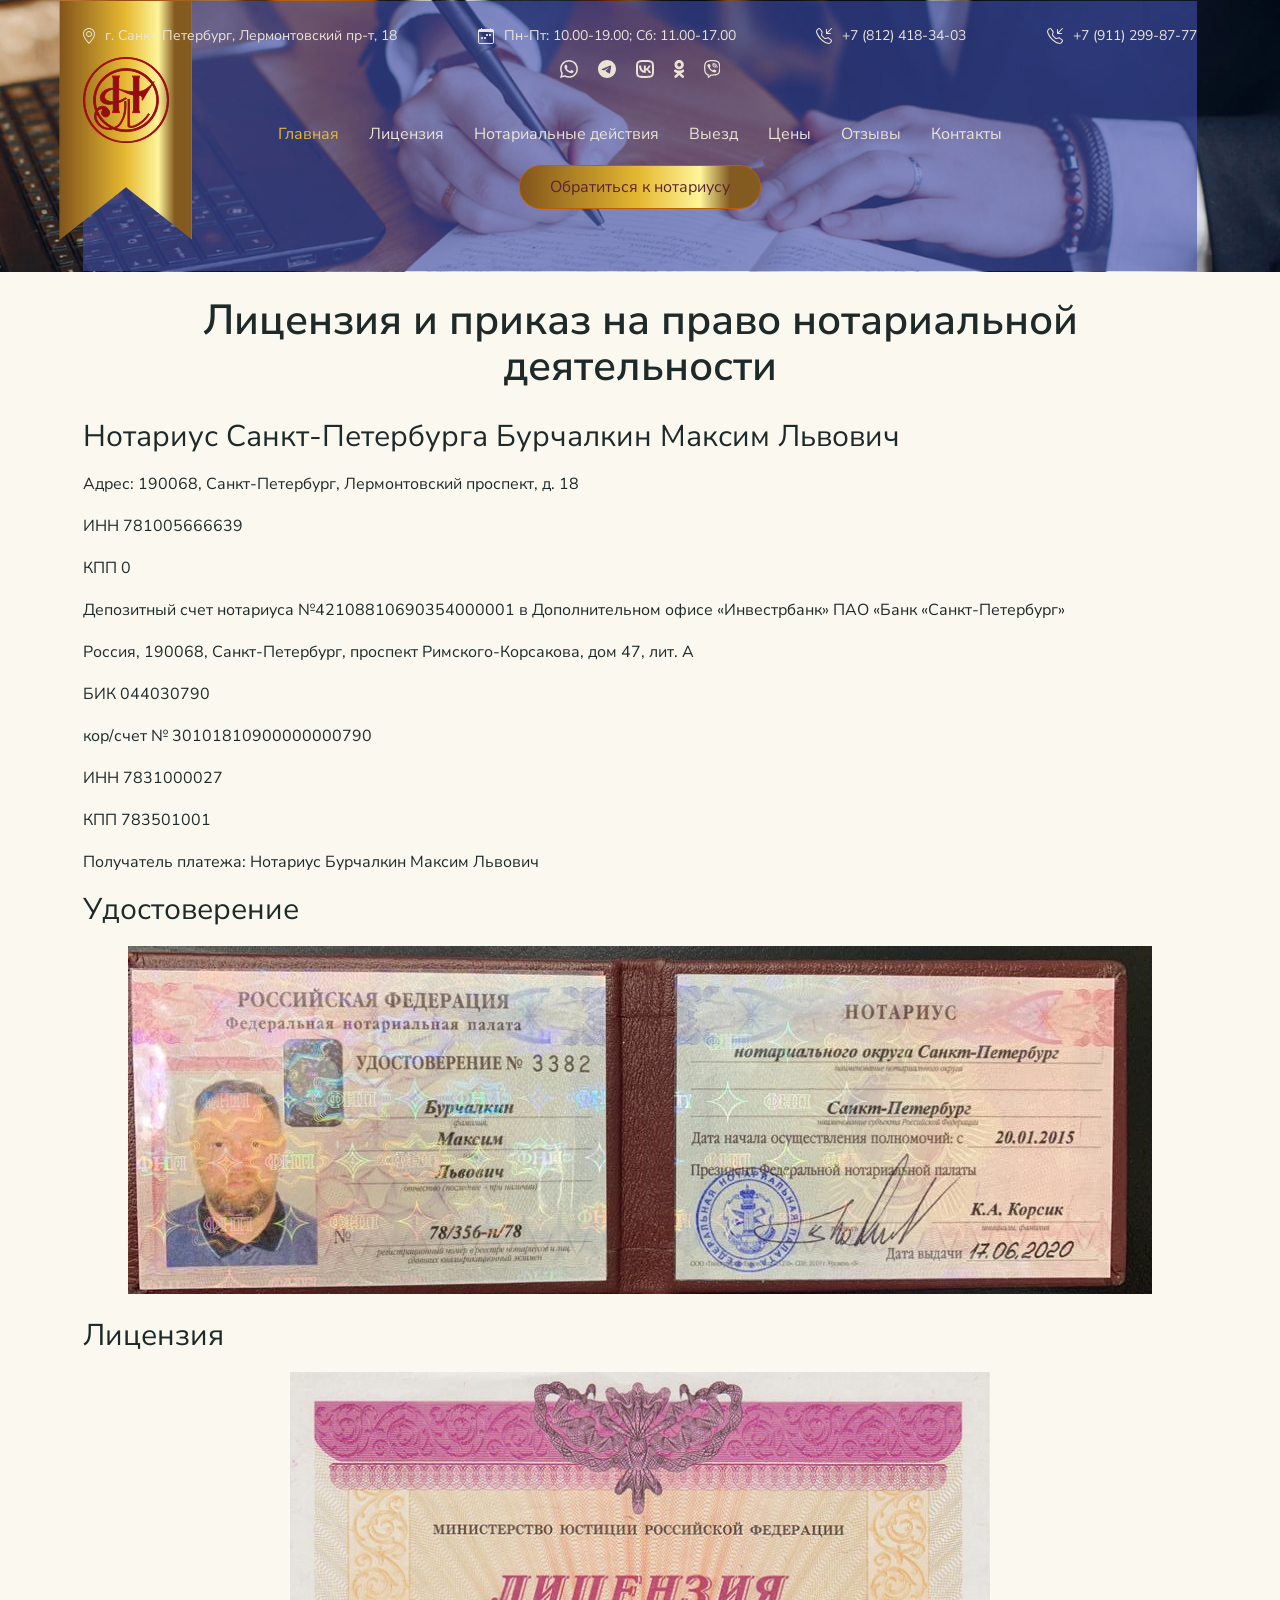
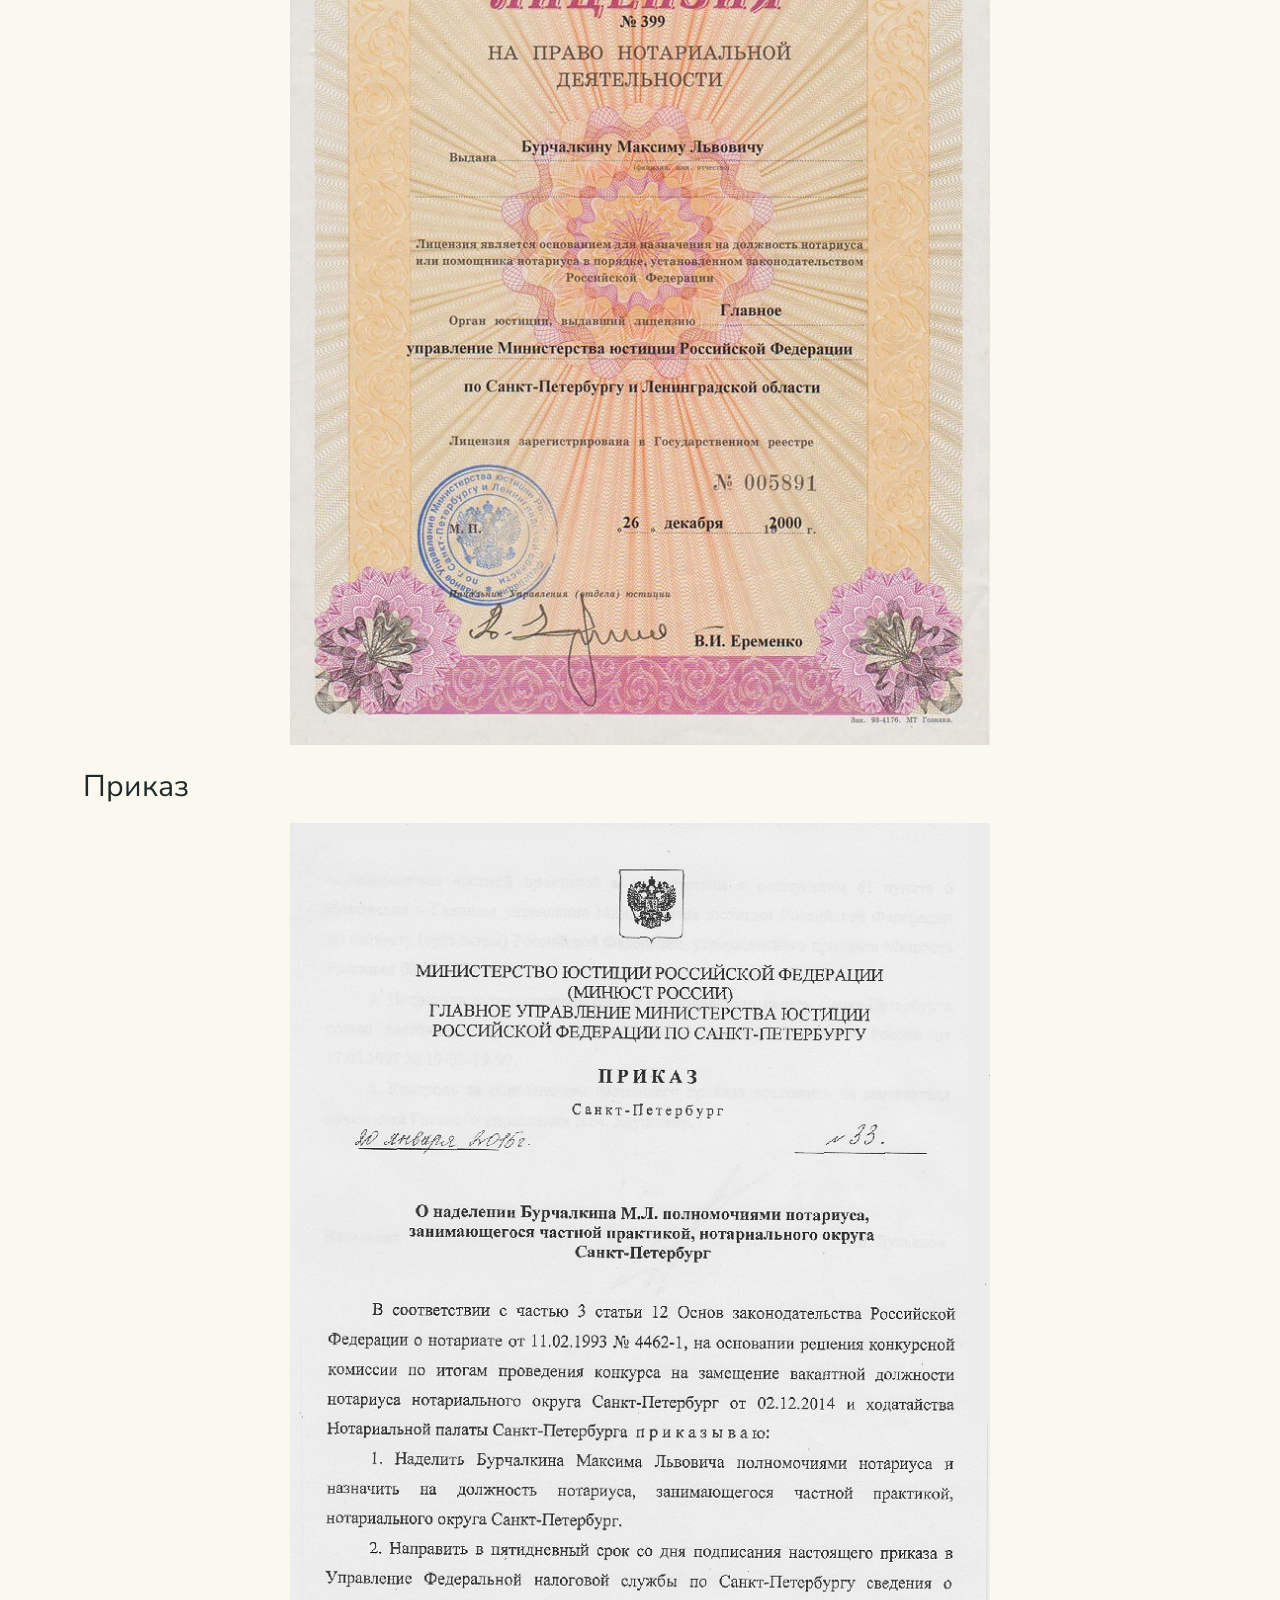
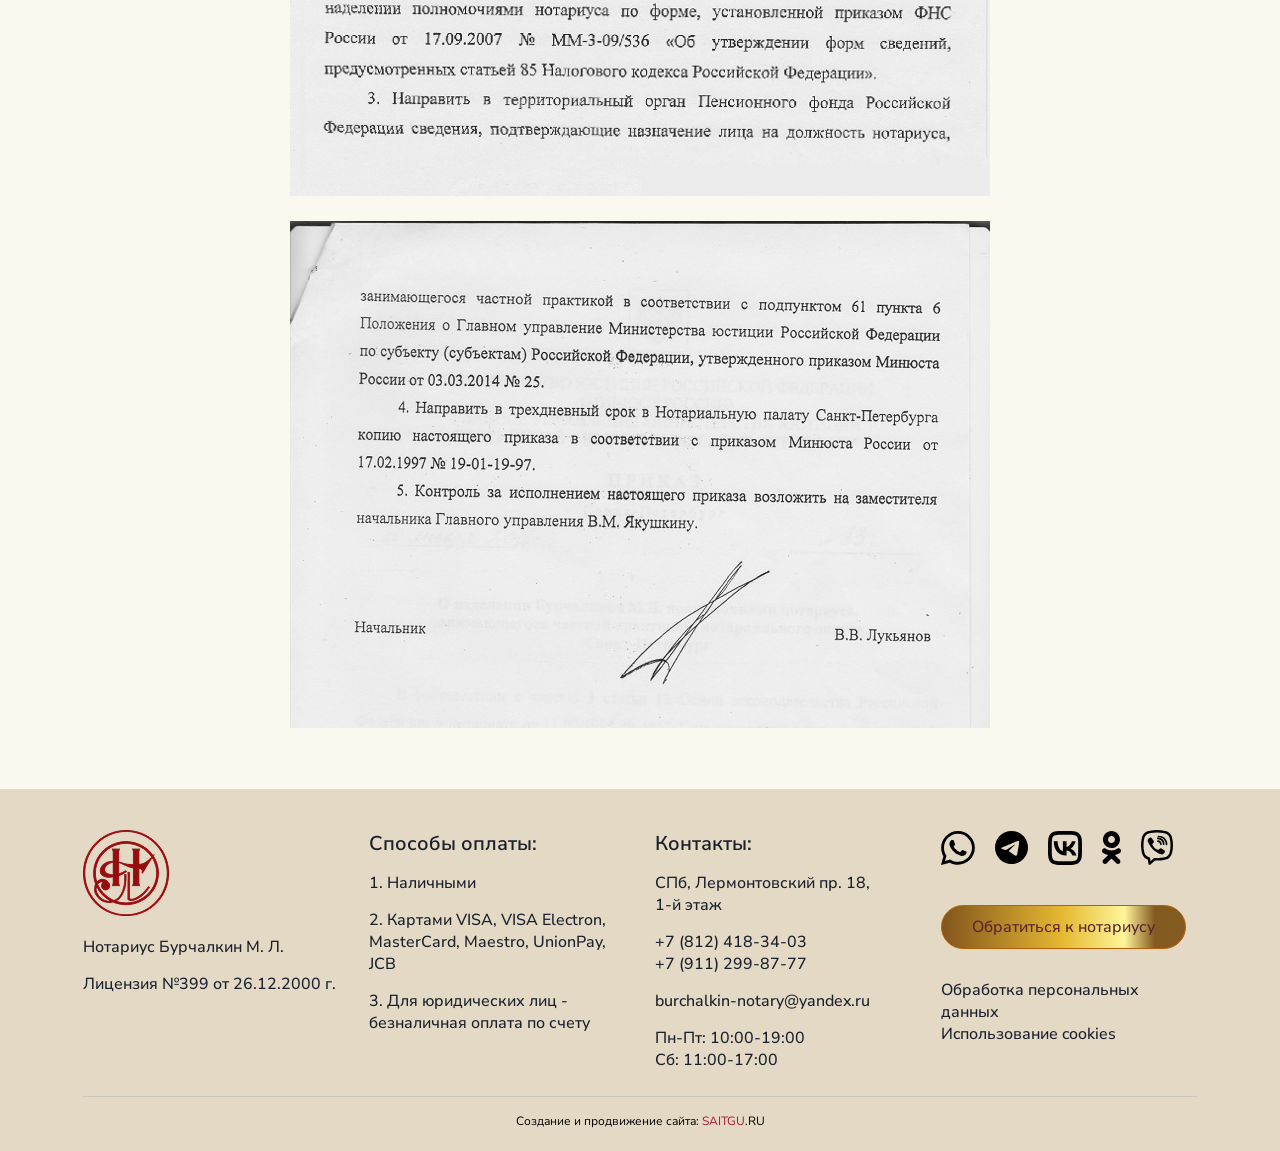
<file: licenziya.html>
<!DOCTYPE html>
<html lang="ru">

<head>
    <meta charset="UTF-8">
    <meta name="viewport" content="width=device-width, initial-scale=1.0">
    <title>Лицензия</title>
    <link rel="stylesheet" href="css/slick.css">
    <link rel="stylesheet" href="css/fancybox.css">
    <link rel="stylesheet" href="css/splide.min.css">
    <link rel="stylesheet" href="css/jquery.modal.min.css">
    <link rel="stylesheet" href="css/main.css">
    <link rel="icon" href="img/favicon.svg" type="image/svg+xml">
</head>

<body>
    <header class="header-page">
        <div class="nb-container">
            <div class="logo-bg"></div>
            <ul class="top-contacts">
                <li class="top-contacts__item">
                    <svg viewBox="0 0 12 16" fill="none" xmlns="http://www.w3.org/2000/svg">
                        <path
                            d="M10.1658 8.93977C9.64175 10.0015 8.93246 11.0601 8.20575 12.01C7.48132 12.957 6.75442 13.7768 6.20768 14.3605C6.13503 14.438 6.06566 14.5113 6 14.5801C5.93434 14.5113 5.86497 14.438 5.79232 14.3605C5.24558 13.7768 4.51868 12.957 3.79425 12.01C3.06754 11.0601 2.35825 10.0015 1.83423 8.93977C1.3048 7.86708 1 6.86191 1 6C1 3.23858 3.23858 1 6 1C8.76142 1 11 3.23858 11 6C11 6.86191 10.6952 7.86708 10.1658 8.93977ZM6 16C6 16 12 10.3137 12 6C12 2.68629 9.31371 0 6 0C2.68629 0 0 2.68629 0 6C0 10.3137 6 16 6 16Z"
                            fill="#EBE4D4" />
                        <path
                            d="M6 8C4.89543 8 4 7.10457 4 6C4 4.89543 4.89543 4 6 4C7.10457 4 8 4.89543 8 6C8 7.10457 7.10457 8 6 8ZM6 9C7.65685 9 9 7.65685 9 6C9 4.34315 7.65685 3 6 3C4.34315 3 3 4.34315 3 6C3 7.65685 4.34315 9 6 9Z"
                            fill="#EBE4D4" />
                    </svg>
                    <a class="top-contacts__link" href="https://yandex.ru/maps/-/CLWBqMko" target="_blank">
                        г. Санкт-Петербург, Лермонтовский пр-т, 18
                    </a>
                </li>
                <li class="top-contacts__item">
                    <svg viewBox="0 0 16 16" fill="none" xmlns="http://www.w3.org/2000/svg">
                        <path
                            d="M11 6.5C11 6.22386 11.2239 6 11.5 6H12.5C12.7761 6 13 6.22386 13 6.5V7.5C13 7.77614 12.7761 8 12.5 8H11.5C11.2239 8 11 7.77614 11 7.5V6.5Z"
                            fill="#EBE4D4" />
                        <path
                            d="M8 6.5C8 6.22386 8.22386 6 8.5 6H9.5C9.77614 6 10 6.22386 10 6.5V7.5C10 7.77614 9.77614 8 9.5 8H8.5C8.22386 8 8 7.77614 8 7.5V6.5Z"
                            fill="#EBE4D4" />
                        <path
                            d="M3 9.5C3 9.22386 3.22386 9 3.5 9H4.5C4.77614 9 5 9.22386 5 9.5V10.5C5 10.7761 4.77614 11 4.5 11H3.5C3.22386 11 3 10.7761 3 10.5V9.5Z"
                            fill="#EBE4D4" />
                        <path
                            d="M6 9.5C6 9.22386 6.22386 9 6.5 9H7.5C7.77614 9 8 9.22386 8 9.5V10.5C8 10.7761 7.77614 11 7.5 11H6.5C6.22386 11 6 10.7761 6 10.5V9.5Z"
                            fill="#EBE4D4" />
                        <path
                            d="M3.5 0C3.77614 0 4 0.223858 4 0.5V1H12V0.5C12 0.223858 12.2239 0 12.5 0C12.7761 0 13 0.223858 13 0.5V1H14C15.1046 1 16 1.89543 16 3V14C16 15.1046 15.1046 16 14 16H2C0.895431 16 0 15.1046 0 14V3C0 1.89543 0.895431 1 2 1H3V0.5C3 0.223858 3.22386 0 3.5 0ZM1 4V14C1 14.5523 1.44772 15 2 15H14C14.5523 15 15 14.5523 15 14V4H1Z"
                            fill="#EBE4D4" />
                    </svg>
                    Пн-Пт: 10.00-19.00; Сб: 11.00-17.00
                </li>
                <li class="top-contacts__item">
                    <svg viewBox="0 0 16 16" fill="none" xmlns="http://www.w3.org/2000/svg">
                        <path
                            d="M15.8536 0.146447C16.0488 0.341709 16.0488 0.658291 15.8536 0.853553L11.7071 5H14.5C14.7761 5 15 5.22386 15 5.5C15 5.77614 14.7761 6 14.5 6H10.5C10.2239 6 10 5.77614 10 5.5V1.5C10 1.22386 10.2239 1 10.5 1C10.7761 1 11 1.22386 11 1.5V4.29289L15.1464 0.146447C15.3417 -0.0488155 15.6583 -0.0488155 15.8536 0.146447Z"
                            fill="#EBE4D4" />
                        <path
                            d="M3.65387 1.32849C3.40343 1.00649 2.92745 0.976861 2.639 1.26531L1.60508 2.29923C1.1216 2.78271 0.94387 3.46766 1.1551 4.06847C2.00338 6.48124 3.39215 8.74671 5.32272 10.6773C7.25329 12.6078 9.51876 13.9966 11.9315 14.8449C12.5323 15.0561 13.2173 14.8784 13.7008 14.3949L14.7347 13.361C15.0231 13.0726 14.9935 12.5966 14.6715 12.3461L12.3653 10.5524C12.2008 10.4245 11.9866 10.3793 11.7845 10.4298L9.59541 10.9771C9.00082 11.1257 8.37183 10.9515 7.93845 10.5181L5.48187 8.06155C5.04849 7.62817 4.87427 6.99919 5.02292 6.40459L5.57019 4.21553C5.62073 4.01336 5.57552 3.79918 5.44758 3.63468L3.65387 1.32849ZM1.88477 0.511076C2.62689 -0.231039 3.8515 -0.154797 4.49583 0.673634L6.28954 2.97983C6.6187 3.40304 6.73502 3.95409 6.60498 4.47423L6.05772 6.66329C5.99994 6.8944 6.06766 7.13888 6.2361 7.30732L8.69268 9.7639C8.86113 9.93235 9.1056 10.0001 9.33671 9.94229L11.5258 9.39502C12.0459 9.26499 12.597 9.3813 13.0202 9.71047L15.3264 11.5042C16.1548 12.1485 16.231 13.3731 15.4889 14.1152L14.455 15.1492C13.7153 15.8889 12.6089 16.2137 11.5778 15.8512C9.01754 14.9511 6.61438 13.4774 4.56849 11.4315C2.5226 9.38562 1.04895 6.98246 0.148838 4.42225C-0.213682 3.39112 0.11113 2.28472 0.85085 1.545L1.88477 0.511076Z"
                            fill="#EBE4D4" />
                    </svg>
                    <a class="top-contacts__link" href="tel:78124183403">
                        +7 (812) 418-34-03
                    </a>
                </li>
                <li class="top-contacts__item">
                    <svg viewBox="0 0 16 16" fill="none" xmlns="http://www.w3.org/2000/svg">
                        <path
                            d="M15.8536 0.146447C16.0488 0.341709 16.0488 0.658291 15.8536 0.853553L11.7071 5H14.5C14.7761 5 15 5.22386 15 5.5C15 5.77614 14.7761 6 14.5 6H10.5C10.2239 6 10 5.77614 10 5.5V1.5C10 1.22386 10.2239 1 10.5 1C10.7761 1 11 1.22386 11 1.5V4.29289L15.1464 0.146447C15.3417 -0.0488155 15.6583 -0.0488155 15.8536 0.146447Z"
                            fill="#EBE4D4" />
                        <path
                            d="M3.65387 1.32849C3.40343 1.00649 2.92745 0.976861 2.639 1.26531L1.60508 2.29923C1.1216 2.78271 0.94387 3.46766 1.1551 4.06847C2.00338 6.48124 3.39215 8.74671 5.32272 10.6773C7.25329 12.6078 9.51876 13.9966 11.9315 14.8449C12.5323 15.0561 13.2173 14.8784 13.7008 14.3949L14.7347 13.361C15.0231 13.0726 14.9935 12.5966 14.6715 12.3461L12.3653 10.5524C12.2008 10.4245 11.9866 10.3793 11.7845 10.4298L9.59541 10.9771C9.00082 11.1257 8.37183 10.9515 7.93845 10.5181L5.48187 8.06155C5.04849 7.62817 4.87427 6.99919 5.02292 6.40459L5.57019 4.21553C5.62073 4.01336 5.57552 3.79918 5.44758 3.63468L3.65387 1.32849ZM1.88477 0.511076C2.62689 -0.231039 3.8515 -0.154797 4.49583 0.673634L6.28954 2.97983C6.6187 3.40304 6.73502 3.95409 6.60498 4.47423L6.05772 6.66329C5.99994 6.8944 6.06766 7.13888 6.2361 7.30732L8.69268 9.7639C8.86113 9.93235 9.1056 10.0001 9.33671 9.94229L11.5258 9.39502C12.0459 9.26499 12.597 9.3813 13.0202 9.71047L15.3264 11.5042C16.1548 12.1485 16.231 13.3731 15.4889 14.1152L14.455 15.1492C13.7153 15.8889 12.6089 16.2137 11.5778 15.8512C9.01754 14.9511 6.61438 13.4774 4.56849 11.4315C2.5226 9.38562 1.04895 6.98246 0.148838 4.42225C-0.213682 3.39112 0.11113 2.28472 0.85085 1.545L1.88477 0.511076Z"
                            fill="#EBE4D4" />
                    </svg>
                    <a class="top-contacts__link" href="tel:79112998777">
                        +7 (911) 299-87-77
                    </a>
                </li>
                <li class="top-contacts__item">
                    <ul class="social-list">
                        <li class="social-list__item">
                            <a class="social-list__link" href="#">
                                <svg viewBox="0 0 34 34" fill="none" xmlns="http://www.w3.org/2000/svg">
                                    <path
                                        d="M28.9028 4.94369C25.7282 1.75291 21.4953 0 16.9879 0C7.70633 0 0.145402 7.56094 0.137325 16.8425C0.137325 19.8152 0.912804 22.7071 2.38298 25.2678L0 34L8.93417 31.6574C11.3979 32.9983 14.1687 33.7092 16.9879 33.7092H16.9959C26.2775 33.7092 33.8384 26.1483 33.8465 16.8586C33.8384 12.3592 32.0855 8.1264 28.9028 4.94369ZM16.9879 30.8577C14.4675 30.8577 12.0038 30.1791 9.85505 28.9028L9.34614 28.5959L4.04703 29.9853L5.46067 24.8154L5.12947 24.2823C3.72392 22.0527 2.98883 19.4759 2.98883 16.8344C2.98883 9.12806 9.27344 2.84343 16.9959 2.84343C20.736 2.84343 24.2499 4.30554 26.8994 6.94702C29.5409 9.59658 30.995 13.1105 30.995 16.8506C30.9869 24.5811 24.7023 30.8577 16.9879 30.8577ZM24.6699 20.3725C24.2499 20.1625 22.1819 19.1447 21.7942 18.9993C21.4065 18.862 21.1237 18.7893 20.8491 19.2093C20.5664 19.6294 19.7586 20.5826 19.5162 20.8572C19.2739 21.1399 19.0235 21.1723 18.6034 20.9622C18.1834 20.7522 16.8263 20.3079 15.2188 18.87C13.9667 17.7553 13.1266 16.374 12.8762 15.9539C12.6339 15.5339 12.852 15.3077 13.062 15.0976C13.2478 14.9119 13.482 14.6049 13.6921 14.3626C13.9021 14.1202 13.9748 13.9425 14.1121 13.6598C14.2494 13.3771 14.1848 13.1347 14.0798 12.9247C13.9748 12.7147 13.1347 10.6386 12.7793 9.79853C12.44 8.97458 12.0926 9.08767 11.8341 9.07959C11.5918 9.06344 11.3091 9.06344 11.0264 9.06344C10.7436 9.06344 10.2913 9.16845 9.90352 9.5885C9.51578 10.0086 8.43334 11.0264 8.43334 13.1024C8.43334 15.1784 9.94391 17.1737 10.1539 17.4564C10.364 17.7391 13.1185 21.9881 17.3433 23.8137C18.3449 24.2499 19.1285 24.5084 19.7424 24.7023C20.7522 25.0254 21.665 24.977 22.392 24.8719C23.1998 24.7508 24.88 23.8541 25.2354 22.8686C25.5828 21.8831 25.5827 21.043 25.4777 20.8653C25.3727 20.6876 25.09 20.5826 24.6699 20.3725Z" />
                                </svg>
                            </a>
                        </li>
                        <li class="social-list__item">
                            <a class="social-list__link" href="#">
                                <svg viewBox="0 0 33 33" fill="none" xmlns="http://www.w3.org/2000/svg">
                                    <path
                                        d="M33 16.5C33 25.6127 25.6127 33 16.5 33C7.3873 33 0 25.6127 0 16.5C0 7.3873 7.3873 0 16.5 0C25.6127 0 33 7.3873 33 16.5ZM17.0914 12.1811C15.4865 12.8486 12.279 14.2302 7.46894 16.3259C6.68785 16.6365 6.27869 16.9404 6.24144 17.2375C6.17849 17.7396 6.80731 17.9373 7.66361 18.2066C7.78009 18.2432 7.90077 18.2812 8.0245 18.3214C8.86696 18.5952 10.0002 18.9156 10.5894 18.9284C11.1238 18.9399 11.7202 18.7196 12.3787 18.2674C16.8729 15.2337 19.1929 13.7003 19.3385 13.6673C19.4413 13.6439 19.5837 13.6146 19.6801 13.7004C19.7766 13.7861 19.7671 13.9485 19.7569 13.9921C19.6946 14.2576 17.2263 16.5524 15.9489 17.74C15.5507 18.1102 15.2682 18.3728 15.2104 18.4328C15.0811 18.5672 14.9493 18.6942 14.8226 18.8164C14.0399 19.5709 13.453 20.1367 14.8551 21.0606C15.5288 21.5047 16.068 21.8718 16.6059 22.2381C17.1933 22.6382 17.7792 23.0372 18.5373 23.5341C18.7304 23.6607 18.9149 23.7922 19.0946 23.9203C19.7782 24.4076 20.3924 24.8455 21.1511 24.7757C21.592 24.7351 22.0475 24.3205 22.2788 23.084C22.8254 20.1619 23.8998 13.8304 24.1481 11.2214C24.1699 10.9928 24.1425 10.7003 24.1205 10.5719C24.0986 10.4435 24.0526 10.2605 23.8857 10.125C23.688 9.96462 23.3828 9.9308 23.2463 9.9332C22.6257 9.94413 21.6736 10.2752 17.0914 12.1811Z" />
                                </svg>
                            </a>
                        </li>
                        <li class="social-list__item">
                            <a class="social-list__link" href="#">
                                <svg viewBox="0 0 34 34" fill="none" xmlns="http://www.w3.org/2000/svg">
                                    <path
                                        d="M5.34516 5.3471C4.69569 6.00602 4.269 6.93115 4.03111 8.6889C3.78755 10.5108 3.78567 12.9237 3.78567 16.3958V17.6041C3.78567 21.0705 3.78755 23.4816 4.03111 25.3016C4.26711 27.0612 4.69568 27.992 5.34705 28.6566C6.00785 29.3042 6.93297 29.7328 8.68882 29.9688C10.5107 30.2124 12.9236 30.2161 16.3957 30.2161H17.604C21.0703 30.2161 23.4813 30.2124 25.3033 29.9688C27.061 29.7328 27.9918 29.3042 28.6564 28.6529C29.3039 27.9939 29.7325 27.0688 29.9685 25.3111C30.214 23.4891 30.2158 21.0762 30.2158 17.6041V16.3958C30.2158 12.9294 30.2121 10.5184 29.9704 8.69834C29.7325 6.9387 29.3039 6.00791 28.6526 5.34332C27.9937 4.69573 27.0685 4.26715 25.3108 4.03115C23.4889 3.78759 21.076 3.78381 17.604 3.78381H16.3957C12.9293 3.78381 10.5183 3.78759 8.69826 4.03115C6.93863 4.26715 6.00974 4.69573 5.34516 5.3471ZM16.3957 0.00776935H17.604C20.3321 0.00776935 23.1018 -0.0734158 25.8111 0.289085C27.9937 0.581728 29.842 1.20666 31.3184 2.66799L31.3335 2.68499C32.793 4.1652 33.4198 6.01357 33.7124 8.19801C34.073 10.9035 33.9919 13.6714 33.9919 16.3958V17.6041C33.9919 20.3304 34.0749 23.1002 33.7105 25.8114C33.4198 27.9939 32.793 29.8423 31.3317 31.3187L31.3147 31.3338C29.8364 32.7933 27.988 33.4182 25.8017 33.7127C23.0962 34.0734 20.3284 33.9922 17.604 33.9922H16.3957C13.6694 33.9922 10.8997 34.0734 8.19038 33.7109C6.00596 33.4182 4.1576 32.7933 2.68307 31.332L2.66608 31.315C1.20854 29.8348 0.581723 27.9864 0.289082 25.8019C-0.0734151 23.0983 0.00776928 20.3304 0.00776928 17.6041V16.3958C0.00776928 13.6695 -0.0734148 10.8998 0.29097 8.18857C0.581723 6.00602 1.20854 4.15764 2.66986 2.68121L2.68496 2.66611C4.16516 1.20666 6.01351 0.581728 8.19793 0.287197C10.9053 -0.0715276 13.6731 0.00776935 16.3957 0.00776935ZM5.73975 10.3504C5.921 19.1863 10.3389 24.4879 18.0873 24.4879H18.5404V19.4355C21.3838 19.7187 23.5361 21.8031 24.397 24.4879H28.4185C28.0062 22.9622 27.2751 21.5413 26.2734 20.3189C25.2717 19.0965 24.0221 18.1004 22.6072 17.3965C23.8748 16.6242 24.9697 15.599 25.8233 14.3847C26.677 13.1704 27.2712 11.7932 27.5689 10.339H23.9212C23.1283 13.1484 20.772 15.6972 18.5404 15.9351V10.3504H14.8815V20.1379C12.6159 19.5715 9.7612 16.8301 9.63659 10.3504H5.73975Z" />
                                </svg>
                            </a>
                        </li>
                        <li class="social-list__item">
                            <a class="social-list__link" href="#">
                                <svg viewBox="0 0 19 33" fill="none" xmlns="http://www.w3.org/2000/svg">
                                    <path
                                        d="M9.47729 17.0629C4.82979 17.0629 0.967017 13.1919 0.967017 8.61146C0.967017 3.8726 4.82979 0 9.47893 0C14.286 0 17.9892 3.87095 17.9892 8.61146C17.9855 9.72521 17.7632 10.8273 17.3348 11.8549C16.9065 12.8825 16.2805 13.8154 15.4927 14.6003C14.7049 15.3852 13.7707 16.0069 12.7434 16.4297C11.716 16.8525 10.6157 17.0682 9.50525 17.0645L9.47729 17.0629ZM9.47729 4.97811C7.50971 4.97811 6.01264 6.63638 6.01264 8.61311C6.01264 10.5865 7.50971 12.0881 9.47893 12.0881C11.5271 12.0881 12.9452 10.5865 12.9452 8.61311C12.9469 6.63473 11.5271 4.97811 9.47729 4.97811ZM12.8663 24.0953L17.675 28.7566C18.6209 29.7812 18.6209 31.2827 17.675 32.2315C16.6517 33.2562 15.074 33.2562 14.286 32.2315L9.47893 27.491L4.82979 32.2315C4.35763 32.7051 3.7259 32.941 3.01521 32.941C2.46409 32.941 1.834 32.7034 1.28124 32.2315C0.335286 31.2827 0.335286 29.7812 1.28124 28.7549L6.16728 24.0936C4.40282 23.5694 2.71017 22.8272 1.12824 21.8842C-0.0546105 21.2523 -0.289864 19.6732 0.340222 18.4868C1.12824 17.3021 2.54634 16.987 3.80816 17.7773C5.51679 18.8231 7.47973 19.3764 9.4814 19.3764C11.4831 19.3764 13.446 18.8231 15.1546 17.7773C16.4165 16.987 17.9119 17.3021 18.6209 18.4868C19.3316 19.6732 19.0141 21.2506 17.9102 21.8842C16.4148 22.833 14.6808 23.5441 12.8679 24.0969L12.8663 24.0953Z" />
                                </svg>
                            </a>
                        </li>
                        <li class="social-list__item">
                            <a class="social-list__link" href="#">
                                <svg viewBox="0 0 32 35" fill="none" xmlns="http://www.w3.org/2000/svg">
                                    <path
                                        d="M9.82405 7.57209C9.51794 7.52851 9.20572 7.58842 8.9396 7.74181H8.91654C8.2989 8.09407 7.74221 8.5376 7.26786 9.05959C6.87258 9.50311 6.65846 9.95145 6.60247 10.3838C6.56952 10.64 6.59258 10.8993 6.66999 11.1443L6.69964 11.1603C7.14434 12.4301 7.72409 13.6518 8.43231 14.8014C9.34591 16.416 10.4696 17.9093 11.7758 19.2447L11.8153 19.2992L11.8779 19.344L11.9158 19.3872L11.9619 19.4257C13.3404 20.6991 14.8801 21.7968 16.5439 22.6921C18.4462 23.6992 19.6008 24.1748 20.2942 24.3733V24.3829C20.4968 24.4438 20.6813 24.471 20.8674 24.471C21.4582 24.4298 22.0175 24.1963 22.4551 23.8081C22.9904 23.347 23.4433 22.8042 23.7958 22.2005V22.1893C24.1268 21.5809 24.0148 21.0076 23.5372 20.6185C22.5786 19.8026 21.5411 19.0787 20.4391 18.4569C19.7013 18.0679 18.9519 18.3032 18.6488 18.6971L18.0015 19.4913C17.6688 19.8852 17.066 19.8308 17.066 19.8308L17.0496 19.8404C12.5515 18.7243 11.3508 14.2971 11.3508 14.2971C11.3508 14.2971 11.2948 13.695 11.7115 13.3876L12.5219 12.7535C12.9106 12.4461 13.1807 11.7192 12.764 11.0018C12.1259 9.93131 11.3829 8.92322 10.5454 7.9916C10.3623 7.77284 10.1057 7.62375 9.82076 7.57048M17.4251 5.64746C17.2067 5.64746 16.9972 5.73181 16.8428 5.88195C16.6883 6.03209 16.6016 6.23572 16.6016 6.44805C16.6016 6.66038 16.6883 6.86402 16.8428 7.01416C16.9972 7.1643 17.2067 7.24865 17.4251 7.24865C19.5069 7.24865 21.2363 7.90993 22.605 9.17807C23.3083 9.87139 23.8567 10.6928 24.2158 11.5927C24.5765 12.4941 24.7412 13.4564 24.6984 14.4204C24.6892 14.6327 24.7671 14.8399 24.9151 14.9963C25.0631 15.1528 25.2689 15.2457 25.4873 15.2546C25.7057 15.2635 25.9188 15.1877 26.0797 15.0439C26.2407 14.9 26.3362 14.6999 26.3454 14.4876C26.3945 13.302 26.1921 12.1193 25.7508 11.013C25.3074 9.90114 24.6323 8.89044 23.7678 8.04444L23.7513 8.02842C22.0532 6.45126 19.9055 5.64746 17.4251 5.64746Z" />
                                    <path
                                        d="M16.8829 7.53104C16.6487 7.53104 16.4242 7.62278 16.2586 7.78607C16.093 7.94936 16 8.17083 16 8.40177C16 8.6327 16.093 8.85417 16.2586 9.01746C16.4242 9.18076 16.6487 9.27249 16.8829 9.27249H16.9129C18.5232 9.38569 19.6957 9.91509 20.5167 10.7841C21.359 11.6792 21.7951 12.792 21.7616 14.1677C21.7562 14.3987 21.844 14.6222 22.0058 14.7893C22.1675 14.9563 22.39 15.0532 22.6241 15.0585C22.8583 15.0638 23.085 14.9771 23.2543 14.8176C23.4237 14.6581 23.5219 14.4387 23.5273 14.2078C23.5697 12.4019 22.9799 10.8433 21.811 9.59989V9.5964C20.6156 8.33211 18.9752 7.66339 17.0012 7.53278L16.9711 7.5293L16.8829 7.53104Z" />
                                    <path
                                        d="M16.9613 10.3559C16.843 10.3456 16.7239 10.359 16.611 10.3954C16.498 10.4318 16.3937 10.4905 16.3041 10.568C16.2144 10.6454 16.1414 10.74 16.0894 10.8461C16.0374 10.9522 16.0074 11.0677 16.0012 11.1856C15.995 11.3034 16.0128 11.4214 16.0535 11.5323C16.0941 11.6432 16.1568 11.7448 16.2379 11.8311C16.3189 11.9174 16.4166 11.9865 16.5251 12.0344C16.6336 12.0823 16.7507 12.108 16.8694 12.1099C17.6081 12.1486 18.0799 12.37 18.3768 12.667C18.6755 12.9658 18.8982 13.4456 18.9388 14.196C18.941 14.3139 18.9671 14.4302 19.0154 14.5379C19.0638 14.6456 19.1334 14.7425 19.2202 14.8229C19.3071 14.9033 19.4092 14.9654 19.5207 15.0057C19.6322 15.0459 19.7507 15.0634 19.8691 15.0572C19.9876 15.0509 20.1035 15.021 20.2101 14.9693C20.3167 14.9175 20.4116 14.8449 20.4894 14.7559C20.5672 14.6668 20.6261 14.5631 20.6627 14.4509C20.6993 14.3387 20.7129 14.2204 20.7025 14.1029C20.6459 13.0484 20.3137 12.1169 19.6333 11.4315C18.9494 10.7461 18.0181 10.4122 16.9613 10.3559Z" />
                                    <path fill-rule="evenodd" clip-rule="evenodd"
                                        d="M7.98785 0.885746C13.2642 -0.295249 18.7358 -0.295249 24.0121 0.885746L24.5743 1.01027C26.1163 1.35642 27.5324 2.12342 28.6657 3.22624C29.7989 4.32906 30.605 5.7246 30.9946 7.25814C32.3351 12.5427 32.3351 18.0789 30.9946 23.3635C30.605 24.897 29.7989 26.2925 28.6657 27.3954C27.5324 28.4982 26.1163 29.2652 24.5743 29.6113L24.0105 29.7358C20.7057 30.4748 17.3149 30.7536 13.934 30.5644L9.5349 34.506C9.36905 34.6547 9.16639 34.7561 8.94806 34.7996C8.72974 34.8431 8.50375 34.8271 8.29369 34.7533C8.08364 34.6795 7.89721 34.5506 7.75387 34.3801C7.61053 34.2096 7.51554 34.0036 7.4788 33.7838L6.75088 29.4303C5.35541 28.9947 4.09466 28.2084 3.08887 27.1463C2.08308 26.0843 1.36579 24.7819 1.00541 23.3635C-0.335138 18.0789 -0.335138 12.5427 1.00541 7.25814C1.39498 5.7246 2.20108 4.32906 3.33434 3.22624C4.4676 2.12342 5.88374 1.35642 7.42574 1.01027L7.98785 0.885746ZM23.4699 3.31483C18.5507 2.2137 13.4493 2.2137 8.53007 3.31483L7.9663 3.44101C6.87352 3.68705 5.87005 4.2311 5.067 5.01295C4.26395 5.79479 3.69265 6.78391 3.41635 7.87081C2.17771 12.7533 2.17771 17.8683 3.41635 22.7508C3.69278 23.8379 4.26433 24.8272 5.06769 25.609C5.87105 26.3909 6.87487 26.9348 7.96796 27.1806L8.11719 27.2138C8.3586 27.2679 8.57843 27.3928 8.74856 27.5726C8.9187 27.7524 9.03141 27.979 9.07228 28.2233L9.55977 31.1422L12.6638 28.3611C12.7878 28.2497 12.9328 28.1644 13.0903 28.1102C13.2478 28.056 13.4146 28.034 13.5808 28.0456C16.8955 28.28 20.2266 28.0311 23.4699 27.3068L24.032 27.1806C25.1251 26.9348 26.1289 26.3909 26.9323 25.609C27.7357 24.8272 28.3072 23.8379 28.5836 22.7508C29.8206 17.8694 29.8206 12.7539 28.5836 7.87081C28.3072 6.7837 27.7357 5.79443 26.9323 5.01257C26.1289 4.23071 25.1251 3.68677 24.032 3.44101L23.4699 3.31483Z" />
                                </svg>
                            </a>
                        </li>
                    </ul>
                </li>
            </ul>
            <div class="menu-wrap">
                <a class="logo-link" href="">
                    <img class="logo" src="img/logo.png" alt="">
                </a>
                <nav class="main-nav">
                    <input type="checkbox" id="toggle-menu" class="toggle-menu">
                    <label for="toggle-menu" class="burger-btn">
                        <span></span>
                    </label>

                    <ul class="menu-list">
                        <li class="menu-list__item menu-list__item--active">
                            <a class="menu-list__link" href="#">Главная</a>
                        </li>
                        <li class="menu-list__item">
                            <a class="menu-list__link" href="#">Лицензия</a>
                        </li>
                        <li class="menu-list__item">
                            <a class="menu-list__link" href="#">Нотариальные действия</a>
                        </li>
                        <li class="menu-list__item">
                            <a class="menu-list__link" href="#">Выезд</a>
                        </li>
                        <li class="menu-list__item">
                            <a class="menu-list__link" href="#">Цены</a>
                        </li>
                        <li class="menu-list__item">
                            <a class="menu-list__link" href="#">Отзывы</a>
                        </li>
                        <!-- <li class="menu__item">
                            <a class="menu__link" href="#">Новости</a>
                        </li> -->
                        <li class="menu-list__item">
                            <a class="menu-list__link" href="#">Контакты</a>
                        </li>
                    </ul>
                </nav>
                <button class="accent-btn" type="button" data-modal="#main-form">Обратиться к нотариусу</button>
            </div>
        </div>
    </header>

    <main class="main">
        <div class="nb-container">
            <section class="s-page">
                <h1>Лицензия и приказ на право нотариальной деятельности</h1>
                <h2>Нотариус Санкт-Петербурга Бурчалкин Максим Львович</h2>
                <p>Адрес: 190068, Санкт-Петербург, Лермонтовский проспект, д. 18</p>
                <p>ИНН 781005666639</p>
                <p>КПП 0</p>
                <p>Депозитный счет нотариуса №42108810690354000001 в Дополнительном офисе &laquo;Инвестрбанк&raquo; ПАО &laquo;Банк &laquo;Санкт-Петербург&raquo;</p>
                <p>Россия, 190068, Санкт-Петербург, проспект Римского-Корсакова, дом 47, лит. А</p>
                <p>БИК 044030790</p>
                <p>кор/счет № 30101810900000000790</p>
                <p>ИНН 7831000027</p>
                <p>КПП 783501001</p>
                <p>Получатель платежа: Нотариус Бурчалкин Максим Львович</p>
                <h2>Удостоверение</h2>
                <img class="licenzija-img" src="img/udostoverenie.jpeg" alt="">
                <h2>Лицензия</h2>
                <img class="licenzija-img" src="img/licenzija-1.jpg" alt="">
                <h2>Приказ</h2>
                <img class="licenzija-img" src="img/licenzija-2.jpg" alt="">
                <img class="licenzija-img" src="img/licenzija-3.jpg" alt="">
            </section>
        </div>
    </main>

    <footer class="footer">
        <div class="nb-container">
            <div class="footer-top">
                <div class="footer-top__item">
                    <a class="footer-top__logo" href="/">
                        <img src="img/logo.png" alt="лого">
                    </a>
                    <p>Нотариус Бурчалкин М. Л.</p>
                    <p>Лицензия №399 от 26.12.2000 г.</p>
                </div>
                <div class="footer-top__item">
                    <h5>Способы оплаты:</h5>
                    <p>1. Наличными</p>
                    <p>2. Картами VISA, VISA Electron, MasterCard, Maestro, UnionPay, JCB</p>
                    <p>3. Для юридических лиц - безналичная оплата по счету</p>
                </div>
                <div class="footer-top__item">
                    <h5>Контакты:</h5>
                    <p>СПб, Лермонтовский пр. 18,<br>1-й этаж</p>
                    <p><a class="footer-top__link" href="tel:78124183403"> +7 (812) 418-34-03</a><br>
                        <a class="footer-top__link" href="tel:79112998777"> +7 (911) 299-87-77</a>
                    </p>
                    <p><a class="footer-top__link"
                            href="mailto:burchalkin-notary@yandex.ru">burchalkin-notary@yandex.ru</a></p>
                    <p>Пн-Пт: 10:00-19:00<br>
                        Сб: 11:00-17:00<br>
                        <!-- Вс: выходной -->
                    </p>
                </div>
                <div class="footer-top__item">
                    <ul class="social-list">
                        <li class="social-list__item">
                            <a class="social-list__link" href="#">
                                <svg width="34" height="34" viewBox="0 0 34 34" fill="none"
                                    xmlns="http://www.w3.org/2000/svg">
                                    <path
                                        d="M28.9028 4.94369C25.7282 1.75291 21.4953 0 16.9879 0C7.70633 0 0.145402 7.56094 0.137325 16.8425C0.137325 19.8152 0.912804 22.7071 2.38298 25.2678L0 34L8.93417 31.6574C11.3979 32.9983 14.1687 33.7092 16.9879 33.7092H16.9959C26.2775 33.7092 33.8384 26.1483 33.8465 16.8586C33.8384 12.3592 32.0855 8.1264 28.9028 4.94369ZM16.9879 30.8577C14.4675 30.8577 12.0038 30.1791 9.85505 28.9028L9.34614 28.5959L4.04703 29.9853L5.46067 24.8154L5.12947 24.2823C3.72392 22.0527 2.98883 19.4759 2.98883 16.8344C2.98883 9.12806 9.27344 2.84343 16.9959 2.84343C20.736 2.84343 24.2499 4.30554 26.8994 6.94702C29.5409 9.59658 30.995 13.1105 30.995 16.8506C30.9869 24.5811 24.7023 30.8577 16.9879 30.8577ZM24.6699 20.3725C24.2499 20.1625 22.1819 19.1447 21.7942 18.9993C21.4065 18.862 21.1237 18.7893 20.8491 19.2093C20.5664 19.6294 19.7586 20.5826 19.5162 20.8572C19.2739 21.1399 19.0235 21.1723 18.6034 20.9622C18.1834 20.7522 16.8263 20.3079 15.2188 18.87C13.9667 17.7553 13.1266 16.374 12.8762 15.9539C12.6339 15.5339 12.852 15.3077 13.062 15.0976C13.2478 14.9119 13.482 14.6049 13.6921 14.3626C13.9021 14.1202 13.9748 13.9425 14.1121 13.6598C14.2494 13.3771 14.1848 13.1347 14.0798 12.9247C13.9748 12.7147 13.1347 10.6386 12.7793 9.79853C12.44 8.97458 12.0926 9.08767 11.8341 9.07959C11.5918 9.06344 11.3091 9.06344 11.0264 9.06344C10.7436 9.06344 10.2913 9.16845 9.90352 9.5885C9.51578 10.0086 8.43334 11.0264 8.43334 13.1024C8.43334 15.1784 9.94391 17.1737 10.1539 17.4564C10.364 17.7391 13.1185 21.9881 17.3433 23.8137C18.3449 24.2499 19.1285 24.5084 19.7424 24.7023C20.7522 25.0254 21.665 24.977 22.392 24.8719C23.1998 24.7508 24.88 23.8541 25.2354 22.8686C25.5828 21.8831 25.5827 21.043 25.4777 20.8653C25.3727 20.6876 25.09 20.5826 24.6699 20.3725Z" />
                                </svg>
                            </a>
                        </li>
                        <li class="social-list__item">
                            <a class="social-list__link" href="#">
                                <svg width="33" height="33" viewBox="0 0 33 33" fill="none"
                                    xmlns="http://www.w3.org/2000/svg">
                                    <path
                                        d="M33 16.5C33 25.6127 25.6127 33 16.5 33C7.3873 33 0 25.6127 0 16.5C0 7.3873 7.3873 0 16.5 0C25.6127 0 33 7.3873 33 16.5ZM17.0914 12.1811C15.4865 12.8486 12.279 14.2302 7.46894 16.3259C6.68785 16.6365 6.27869 16.9404 6.24144 17.2375C6.17849 17.7396 6.80731 17.9373 7.66361 18.2066C7.78009 18.2432 7.90077 18.2812 8.0245 18.3214C8.86696 18.5952 10.0002 18.9156 10.5894 18.9284C11.1238 18.9399 11.7202 18.7196 12.3787 18.2674C16.8729 15.2337 19.1929 13.7003 19.3385 13.6673C19.4413 13.6439 19.5837 13.6146 19.6801 13.7004C19.7766 13.7861 19.7671 13.9485 19.7569 13.9921C19.6946 14.2576 17.2263 16.5524 15.9489 17.74C15.5507 18.1102 15.2682 18.3728 15.2104 18.4328C15.0811 18.5672 14.9493 18.6942 14.8226 18.8164C14.0399 19.5709 13.453 20.1367 14.8551 21.0606C15.5288 21.5047 16.068 21.8718 16.6059 22.2381C17.1933 22.6382 17.7792 23.0372 18.5373 23.5341C18.7304 23.6607 18.9149 23.7922 19.0946 23.9203C19.7782 24.4076 20.3924 24.8455 21.1511 24.7757C21.592 24.7351 22.0475 24.3205 22.2788 23.084C22.8254 20.1619 23.8998 13.8304 24.1481 11.2214C24.1699 10.9928 24.1425 10.7003 24.1205 10.5719C24.0986 10.4435 24.0526 10.2605 23.8857 10.125C23.688 9.96462 23.3828 9.9308 23.2463 9.9332C22.6257 9.94413 21.6736 10.2752 17.0914 12.1811Z" />
                                </svg>
                            </a>
                        </li>
                        <li class="social-list__item">
                            <a class="social-list__link" href="#">
                                <svg width="34" height="34" viewBox="0 0 34 34" fill="none"
                                    xmlns="http://www.w3.org/2000/svg">
                                    <path
                                        d="M5.34516 5.3471C4.69569 6.00602 4.269 6.93115 4.03111 8.6889C3.78755 10.5108 3.78567 12.9237 3.78567 16.3958V17.6041C3.78567 21.0705 3.78755 23.4816 4.03111 25.3016C4.26711 27.0612 4.69568 27.992 5.34705 28.6566C6.00785 29.3042 6.93297 29.7328 8.68882 29.9688C10.5107 30.2124 12.9236 30.2161 16.3957 30.2161H17.604C21.0703 30.2161 23.4813 30.2124 25.3033 29.9688C27.061 29.7328 27.9918 29.3042 28.6564 28.6529C29.3039 27.9939 29.7325 27.0688 29.9685 25.3111C30.214 23.4891 30.2158 21.0762 30.2158 17.6041V16.3958C30.2158 12.9294 30.2121 10.5184 29.9704 8.69834C29.7325 6.9387 29.3039 6.00791 28.6526 5.34332C27.9937 4.69573 27.0685 4.26715 25.3108 4.03115C23.4889 3.78759 21.076 3.78381 17.604 3.78381H16.3957C12.9293 3.78381 10.5183 3.78759 8.69826 4.03115C6.93863 4.26715 6.00974 4.69573 5.34516 5.3471ZM16.3957 0.00776935H17.604C20.3321 0.00776935 23.1018 -0.0734158 25.8111 0.289085C27.9937 0.581728 29.842 1.20666 31.3184 2.66799L31.3335 2.68499C32.793 4.1652 33.4198 6.01357 33.7124 8.19801C34.073 10.9035 33.9919 13.6714 33.9919 16.3958V17.6041C33.9919 20.3304 34.0749 23.1002 33.7105 25.8114C33.4198 27.9939 32.793 29.8423 31.3317 31.3187L31.3147 31.3338C29.8364 32.7933 27.988 33.4182 25.8017 33.7127C23.0962 34.0734 20.3284 33.9922 17.604 33.9922H16.3957C13.6694 33.9922 10.8997 34.0734 8.19038 33.7109C6.00596 33.4182 4.1576 32.7933 2.68307 31.332L2.66608 31.315C1.20854 29.8348 0.581723 27.9864 0.289082 25.8019C-0.0734151 23.0983 0.00776928 20.3304 0.00776928 17.6041V16.3958C0.00776928 13.6695 -0.0734148 10.8998 0.29097 8.18857C0.581723 6.00602 1.20854 4.15764 2.66986 2.68121L2.68496 2.66611C4.16516 1.20666 6.01351 0.581728 8.19793 0.287197C10.9053 -0.0715276 13.6731 0.00776935 16.3957 0.00776935ZM5.73975 10.3504C5.921 19.1863 10.3389 24.4879 18.0873 24.4879H18.5404V19.4355C21.3838 19.7187 23.5361 21.8031 24.397 24.4879H28.4185C28.0062 22.9622 27.2751 21.5413 26.2734 20.3189C25.2717 19.0965 24.0221 18.1004 22.6072 17.3965C23.8748 16.6242 24.9697 15.599 25.8233 14.3847C26.677 13.1704 27.2712 11.7932 27.5689 10.339H23.9212C23.1283 13.1484 20.772 15.6972 18.5404 15.9351V10.3504H14.8815V20.1379C12.6159 19.5715 9.7612 16.8301 9.63659 10.3504H5.73975Z" />
                                </svg>
                            </a>
                        </li>
                        <li class="social-list__item">
                            <a class="social-list__link" href="#">
                                <svg width="19" height="33" viewBox="0 0 19 33" fill="none"
                                    xmlns="http://www.w3.org/2000/svg">
                                    <path
                                        d="M9.47729 17.0629C4.82979 17.0629 0.967017 13.1919 0.967017 8.61146C0.967017 3.8726 4.82979 0 9.47893 0C14.286 0 17.9892 3.87095 17.9892 8.61146C17.9855 9.72521 17.7632 10.8273 17.3348 11.8549C16.9065 12.8825 16.2805 13.8154 15.4927 14.6003C14.7049 15.3852 13.7707 16.0069 12.7434 16.4297C11.716 16.8525 10.6157 17.0682 9.50525 17.0645L9.47729 17.0629ZM9.47729 4.97811C7.50971 4.97811 6.01264 6.63638 6.01264 8.61311C6.01264 10.5865 7.50971 12.0881 9.47893 12.0881C11.5271 12.0881 12.9452 10.5865 12.9452 8.61311C12.9469 6.63473 11.5271 4.97811 9.47729 4.97811ZM12.8663 24.0953L17.675 28.7566C18.6209 29.7812 18.6209 31.2827 17.675 32.2315C16.6517 33.2562 15.074 33.2562 14.286 32.2315L9.47893 27.491L4.82979 32.2315C4.35763 32.7051 3.7259 32.941 3.01521 32.941C2.46409 32.941 1.834 32.7034 1.28124 32.2315C0.335286 31.2827 0.335286 29.7812 1.28124 28.7549L6.16728 24.0936C4.40282 23.5694 2.71017 22.8272 1.12824 21.8842C-0.0546105 21.2523 -0.289864 19.6732 0.340222 18.4868C1.12824 17.3021 2.54634 16.987 3.80816 17.7773C5.51679 18.8231 7.47973 19.3764 9.4814 19.3764C11.4831 19.3764 13.446 18.8231 15.1546 17.7773C16.4165 16.987 17.9119 17.3021 18.6209 18.4868C19.3316 19.6732 19.0141 21.2506 17.9102 21.8842C16.4148 22.833 14.6808 23.5441 12.8679 24.0969L12.8663 24.0953Z" />
                                </svg>
                            </a>
                        </li>
                        <li class="social-list__item">
                            <a class="social-list__link" href="#">
                                <svg width="32" height="35" viewBox="0 0 32 35" fill="none"
                                    xmlns="http://www.w3.org/2000/svg">
                                    <path
                                        d="M9.82405 7.57209C9.51794 7.52851 9.20572 7.58842 8.9396 7.74181H8.91654C8.2989 8.09407 7.74221 8.5376 7.26786 9.05959C6.87258 9.50311 6.65846 9.95145 6.60247 10.3838C6.56952 10.64 6.59258 10.8993 6.66999 11.1443L6.69964 11.1603C7.14434 12.4301 7.72409 13.6518 8.43231 14.8014C9.34591 16.416 10.4696 17.9093 11.7758 19.2447L11.8153 19.2992L11.8779 19.344L11.9158 19.3872L11.9619 19.4257C13.3404 20.6991 14.8801 21.7968 16.5439 22.6921C18.4462 23.6992 19.6008 24.1748 20.2942 24.3733V24.3829C20.4968 24.4438 20.6813 24.471 20.8674 24.471C21.4582 24.4298 22.0175 24.1963 22.4551 23.8081C22.9904 23.347 23.4433 22.8042 23.7958 22.2005V22.1893C24.1268 21.5809 24.0148 21.0076 23.5372 20.6185C22.5786 19.8026 21.5411 19.0787 20.4391 18.4569C19.7013 18.0679 18.9519 18.3032 18.6488 18.6971L18.0015 19.4913C17.6688 19.8852 17.066 19.8308 17.066 19.8308L17.0496 19.8404C12.5515 18.7243 11.3508 14.2971 11.3508 14.2971C11.3508 14.2971 11.2948 13.695 11.7115 13.3876L12.5219 12.7535C12.9106 12.4461 13.1807 11.7192 12.764 11.0018C12.1259 9.93131 11.3829 8.92322 10.5454 7.9916C10.3623 7.77284 10.1057 7.62375 9.82076 7.57048M17.4251 5.64746C17.2067 5.64746 16.9972 5.73181 16.8428 5.88195C16.6883 6.03209 16.6016 6.23572 16.6016 6.44805C16.6016 6.66038 16.6883 6.86402 16.8428 7.01416C16.9972 7.1643 17.2067 7.24865 17.4251 7.24865C19.5069 7.24865 21.2363 7.90993 22.605 9.17807C23.3083 9.87139 23.8567 10.6928 24.2158 11.5927C24.5765 12.4941 24.7412 13.4564 24.6984 14.4204C24.6892 14.6327 24.7671 14.8399 24.9151 14.9963C25.0631 15.1528 25.2689 15.2457 25.4873 15.2546C25.7057 15.2635 25.9188 15.1877 26.0797 15.0439C26.2407 14.9 26.3362 14.6999 26.3454 14.4876C26.3945 13.302 26.1921 12.1193 25.7508 11.013C25.3074 9.90114 24.6323 8.89044 23.7678 8.04444L23.7513 8.02842C22.0532 6.45126 19.9055 5.64746 17.4251 5.64746Z" />
                                    <path
                                        d="M16.8829 7.53104C16.6487 7.53104 16.4242 7.62278 16.2586 7.78607C16.093 7.94936 16 8.17083 16 8.40177C16 8.6327 16.093 8.85417 16.2586 9.01746C16.4242 9.18076 16.6487 9.27249 16.8829 9.27249H16.9129C18.5232 9.38569 19.6957 9.91509 20.5167 10.7841C21.359 11.6792 21.7951 12.792 21.7616 14.1677C21.7562 14.3987 21.844 14.6222 22.0058 14.7893C22.1675 14.9563 22.39 15.0532 22.6241 15.0585C22.8583 15.0638 23.085 14.9771 23.2543 14.8176C23.4237 14.6581 23.5219 14.4387 23.5273 14.2078C23.5697 12.4019 22.9799 10.8433 21.811 9.59989V9.5964C20.6156 8.33211 18.9752 7.66339 17.0012 7.53278L16.9711 7.5293L16.8829 7.53104Z" />
                                    <path
                                        d="M16.9613 10.3559C16.843 10.3456 16.7239 10.359 16.611 10.3954C16.498 10.4318 16.3937 10.4905 16.3041 10.568C16.2144 10.6454 16.1414 10.74 16.0894 10.8461C16.0374 10.9522 16.0074 11.0677 16.0012 11.1856C15.995 11.3034 16.0128 11.4214 16.0535 11.5323C16.0941 11.6432 16.1568 11.7448 16.2379 11.8311C16.3189 11.9174 16.4166 11.9865 16.5251 12.0344C16.6336 12.0823 16.7507 12.108 16.8694 12.1099C17.6081 12.1486 18.0799 12.37 18.3768 12.667C18.6755 12.9658 18.8982 13.4456 18.9388 14.196C18.941 14.3139 18.9671 14.4302 19.0154 14.5379C19.0638 14.6456 19.1334 14.7425 19.2202 14.8229C19.3071 14.9033 19.4092 14.9654 19.5207 15.0057C19.6322 15.0459 19.7507 15.0634 19.8691 15.0572C19.9876 15.0509 20.1035 15.021 20.2101 14.9693C20.3167 14.9175 20.4116 14.8449 20.4894 14.7559C20.5672 14.6668 20.6261 14.5631 20.6627 14.4509C20.6993 14.3387 20.7129 14.2204 20.7025 14.1029C20.6459 13.0484 20.3137 12.1169 19.6333 11.4315C18.9494 10.7461 18.0181 10.4122 16.9613 10.3559Z" />
                                    <path fill-rule="evenodd" clip-rule="evenodd"
                                        d="M7.98785 0.885746C13.2642 -0.295249 18.7358 -0.295249 24.0121 0.885746L24.5743 1.01027C26.1163 1.35642 27.5324 2.12342 28.6657 3.22624C29.7989 4.32906 30.605 5.7246 30.9946 7.25814C32.3351 12.5427 32.3351 18.0789 30.9946 23.3635C30.605 24.897 29.7989 26.2925 28.6657 27.3954C27.5324 28.4982 26.1163 29.2652 24.5743 29.6113L24.0105 29.7358C20.7057 30.4748 17.3149 30.7536 13.934 30.5644L9.5349 34.506C9.36905 34.6547 9.16639 34.7561 8.94806 34.7996C8.72974 34.8431 8.50375 34.8271 8.29369 34.7533C8.08364 34.6795 7.89721 34.5506 7.75387 34.3801C7.61053 34.2096 7.51554 34.0036 7.4788 33.7838L6.75088 29.4303C5.35541 28.9947 4.09466 28.2084 3.08887 27.1463C2.08308 26.0843 1.36579 24.7819 1.00541 23.3635C-0.335138 18.0789 -0.335138 12.5427 1.00541 7.25814C1.39498 5.7246 2.20108 4.32906 3.33434 3.22624C4.4676 2.12342 5.88374 1.35642 7.42574 1.01027L7.98785 0.885746ZM23.4699 3.31483C18.5507 2.2137 13.4493 2.2137 8.53007 3.31483L7.9663 3.44101C6.87352 3.68705 5.87005 4.2311 5.067 5.01295C4.26395 5.79479 3.69265 6.78391 3.41635 7.87081C2.17771 12.7533 2.17771 17.8683 3.41635 22.7508C3.69278 23.8379 4.26433 24.8272 5.06769 25.609C5.87105 26.3909 6.87487 26.9348 7.96796 27.1806L8.11719 27.2138C8.3586 27.2679 8.57843 27.3928 8.74856 27.5726C8.9187 27.7524 9.03141 27.979 9.07228 28.2233L9.55977 31.1422L12.6638 28.3611C12.7878 28.2497 12.9328 28.1644 13.0903 28.1102C13.2478 28.056 13.4146 28.034 13.5808 28.0456C16.8955 28.28 20.2266 28.0311 23.4699 27.3068L24.032 27.1806C25.1251 26.9348 26.1289 26.3909 26.9323 25.609C27.7357 24.8272 28.3072 23.8379 28.5836 22.7508C29.8206 17.8694 29.8206 12.7539 28.5836 7.87081C28.3072 6.7837 27.7357 5.79443 26.9323 5.01257C26.1289 4.23071 25.1251 3.68677 24.032 3.44101L23.4699 3.31483Z" />
                                </svg>
                            </a>
                        </li>
                    </ul>
                    <button class="accent-btn" type="button" data-modal="#main-form">Обратиться к нотариусу</button>
                    <a class="footer-top__link" href="#">Обработка персональных данных</a><br>
                    <a class="footer-top__link" href="#">Иcпользование cookies</a>
                </div>
            </div>
            <div class="footer-bottom">
                <div class="nb-container">
                    <div class="saitguru">
                        <a href="//saitgu.ru/" target="_blank">Cоздание и продвижение сайта:
                            <span>SAITGU</span>.RU</a>
                    </div>
                </div>
            </div>
        </div>
    </footer>

    <form id="main-form" class="main-form" action="#" style="display: none;">
        <div class="main-form__inner">
            <h2>Обратиться к нотариусу</h2>
            <div class="main-form__input-wrap">
                <input class="main-form__input" type="text" placeholder="Ваше имя*">
                <input class="main-form__input" type="tel" placeholder="Номер телефона*">
            </div>
            <textarea class="main-form__textarea" placeholder="Что вас интересует*"></textarea>
        </div>
        <button class="accent-btn" type="submit">Отправить</button>
    </form>

    <script src="https://ajax.googleapis.com/ajax/libs/jquery/3.7.1/jquery.min.js"></script>
    <script src="js/slick.min.js"></script>
    <script src="js/fancybox.umd.js"></script>
    <script src="js/splide.min.js"></script>
    <script src="js/splide-extension-grid.min.js"></script>
    <script src="js/jquery.modal.min.js"></script>
    <script src="js/main.js"></script>
</body>

</html>
</file>
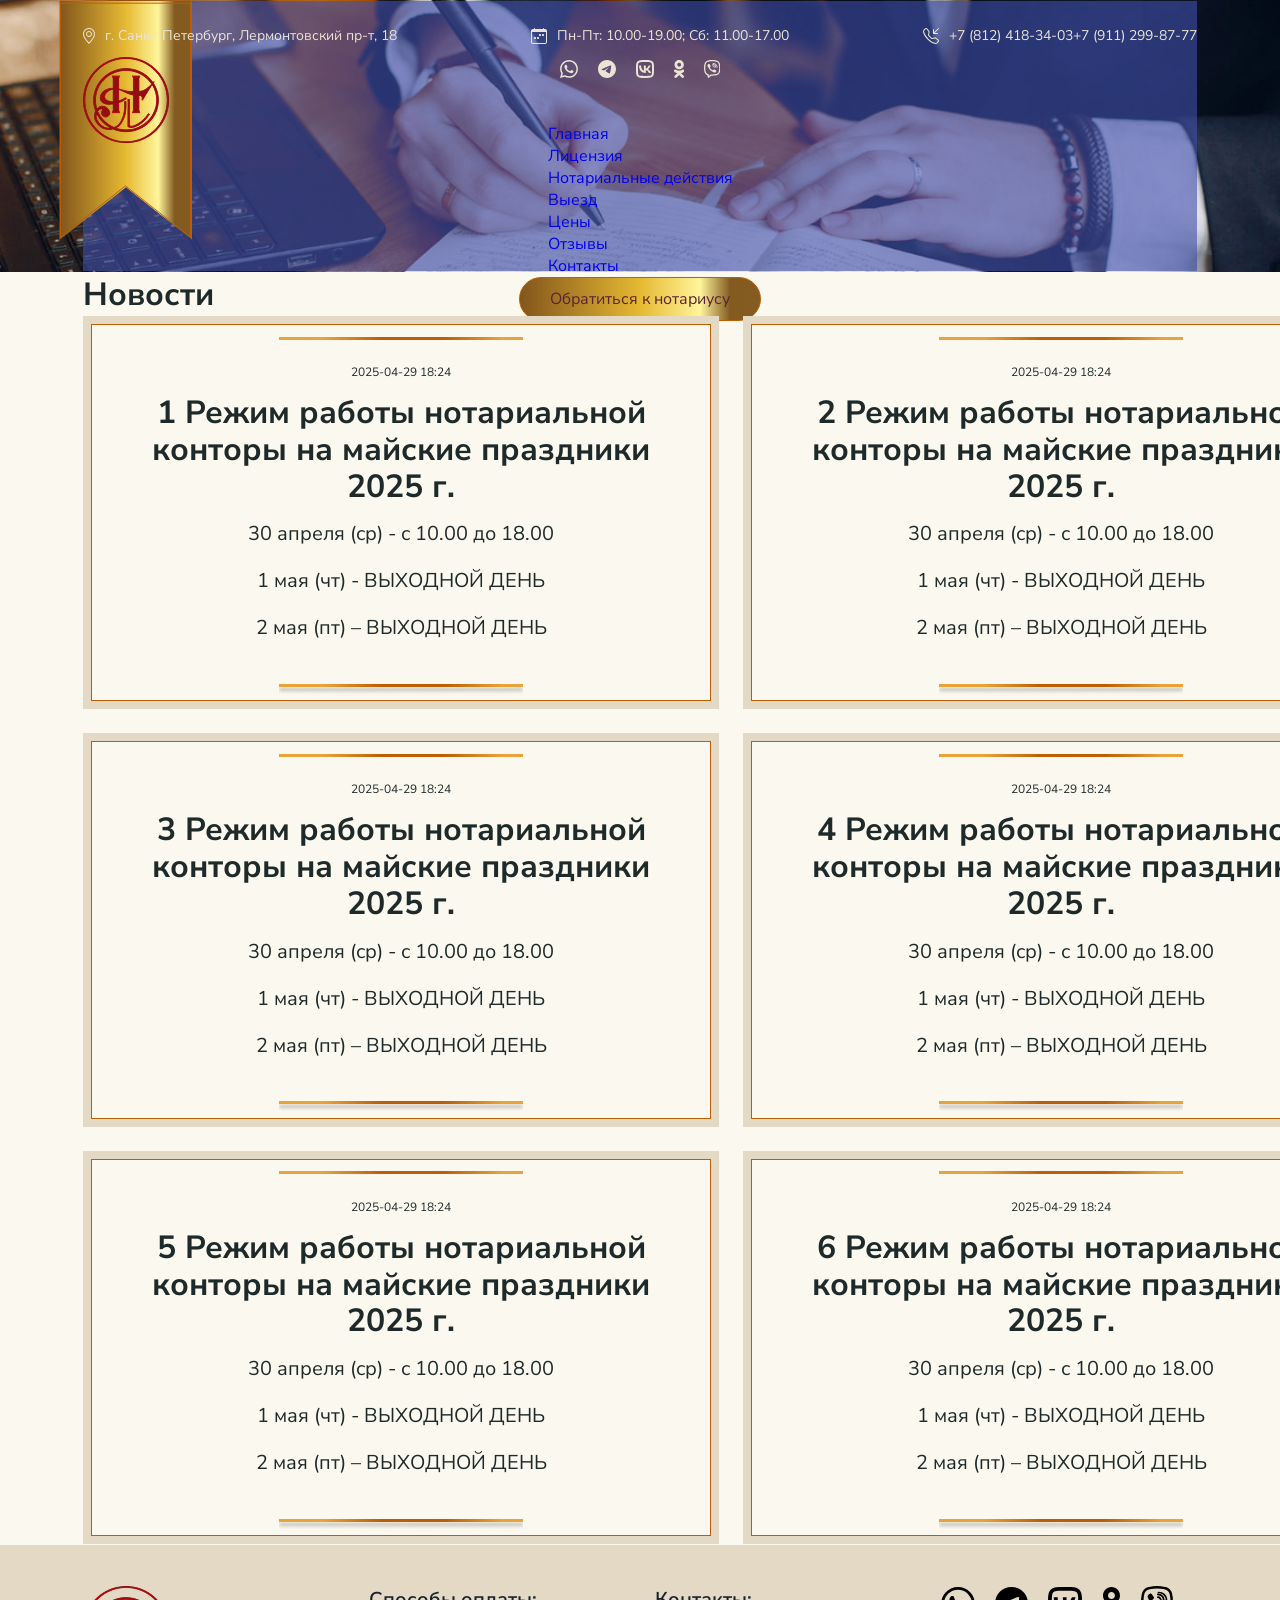
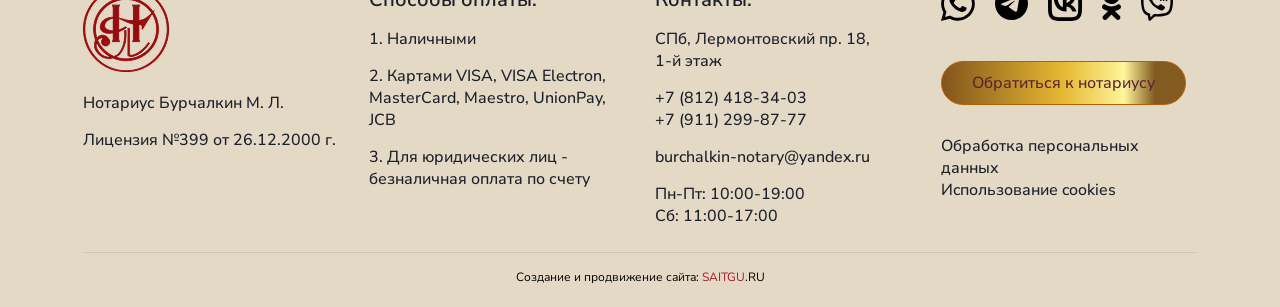
<file: news.html>
<!DOCTYPE html>
<html lang="ru">

<head>
    <meta charset="UTF-8">
    <meta name="viewport" content="width=device-width, initial-scale=1.0">
    <title>Новости</title>
    <link rel="stylesheet" href="css/slick.css">
    <link rel="stylesheet" href="css/fancybox.css">
    <link rel="stylesheet" href="css/jquery.modal.min.css">
    <link rel="stylesheet" href="css/main.css">
</head>

<body>
    <header class="header-page">
        <div class="nb-container">
            <img class="logo-bg" src="img/logo-bg.svg" alt="">
            <ul class="top-contacts">
                <li class="top-contacts__item">
                    <svg width="12" height="16" viewBox="0 0 12 16" fill="none" xmlns="http://www.w3.org/2000/svg">
                        <path
                            d="M10.1658 8.93977C9.64175 10.0015 8.93246 11.0601 8.20575 12.01C7.48132 12.957 6.75442 13.7768 6.20768 14.3605C6.13503 14.438 6.06566 14.5113 6 14.5801C5.93434 14.5113 5.86497 14.438 5.79232 14.3605C5.24558 13.7768 4.51868 12.957 3.79425 12.01C3.06754 11.0601 2.35825 10.0015 1.83423 8.93977C1.3048 7.86708 1 6.86191 1 6C1 3.23858 3.23858 1 6 1C8.76142 1 11 3.23858 11 6C11 6.86191 10.6952 7.86708 10.1658 8.93977ZM6 16C6 16 12 10.3137 12 6C12 2.68629 9.31371 0 6 0C2.68629 0 0 2.68629 0 6C0 10.3137 6 16 6 16Z"
                            fill="#EBE4D4" />
                        <path
                            d="M6 8C4.89543 8 4 7.10457 4 6C4 4.89543 4.89543 4 6 4C7.10457 4 8 4.89543 8 6C8 7.10457 7.10457 8 6 8ZM6 9C7.65685 9 9 7.65685 9 6C9 4.34315 7.65685 3 6 3C4.34315 3 3 4.34315 3 6C3 7.65685 4.34315 9 6 9Z"
                            fill="#EBE4D4" />
                    </svg>
                    <a class="top-contacts__link" href="https://yandex.ru/maps/-/CLWBqMko" target="_blank">
                        г. Санкт-Петербург, Лермонтовский пр-т, 18
                    </a>
                </li>
                <li class="top-contacts__item">
                    <svg width="16" height="16" viewBox="0 0 16 16" fill="none" xmlns="http://www.w3.org/2000/svg">
                        <path
                            d="M11 6.5C11 6.22386 11.2239 6 11.5 6H12.5C12.7761 6 13 6.22386 13 6.5V7.5C13 7.77614 12.7761 8 12.5 8H11.5C11.2239 8 11 7.77614 11 7.5V6.5Z"
                            fill="#EBE4D4" />
                        <path
                            d="M8 6.5C8 6.22386 8.22386 6 8.5 6H9.5C9.77614 6 10 6.22386 10 6.5V7.5C10 7.77614 9.77614 8 9.5 8H8.5C8.22386 8 8 7.77614 8 7.5V6.5Z"
                            fill="#EBE4D4" />
                        <path
                            d="M3 9.5C3 9.22386 3.22386 9 3.5 9H4.5C4.77614 9 5 9.22386 5 9.5V10.5C5 10.7761 4.77614 11 4.5 11H3.5C3.22386 11 3 10.7761 3 10.5V9.5Z"
                            fill="#EBE4D4" />
                        <path
                            d="M6 9.5C6 9.22386 6.22386 9 6.5 9H7.5C7.77614 9 8 9.22386 8 9.5V10.5C8 10.7761 7.77614 11 7.5 11H6.5C6.22386 11 6 10.7761 6 10.5V9.5Z"
                            fill="#EBE4D4" />
                        <path
                            d="M3.5 0C3.77614 0 4 0.223858 4 0.5V1H12V0.5C12 0.223858 12.2239 0 12.5 0C12.7761 0 13 0.223858 13 0.5V1H14C15.1046 1 16 1.89543 16 3V14C16 15.1046 15.1046 16 14 16H2C0.895431 16 0 15.1046 0 14V3C0 1.89543 0.895431 1 2 1H3V0.5C3 0.223858 3.22386 0 3.5 0ZM1 4V14C1 14.5523 1.44772 15 2 15H14C14.5523 15 15 14.5523 15 14V4H1Z"
                            fill="#EBE4D4" />
                    </svg>
                    Пн-Пт: 10.00-19.00; Сб: 11.00-17.00
                </li>
                <li class="top-contacts__item top-contacts__item--tel">
                    <svg width="16" height="16" viewBox="0 0 16 16" fill="none" xmlns="http://www.w3.org/2000/svg">
                        <path
                            d="M15.8536 0.146447C16.0488 0.341709 16.0488 0.658291 15.8536 0.853553L11.7071 5H14.5C14.7761 5 15 5.22386 15 5.5C15 5.77614 14.7761 6 14.5 6H10.5C10.2239 6 10 5.77614 10 5.5V1.5C10 1.22386 10.2239 1 10.5 1C10.7761 1 11 1.22386 11 1.5V4.29289L15.1464 0.146447C15.3417 -0.0488155 15.6583 -0.0488155 15.8536 0.146447Z"
                            fill="#EBE4D4" />
                        <path
                            d="M3.65387 1.32849C3.40343 1.00649 2.92745 0.976861 2.639 1.26531L1.60508 2.29923C1.1216 2.78271 0.94387 3.46766 1.1551 4.06847C2.00338 6.48124 3.39215 8.74671 5.32272 10.6773C7.25329 12.6078 9.51876 13.9966 11.9315 14.8449C12.5323 15.0561 13.2173 14.8784 13.7008 14.3949L14.7347 13.361C15.0231 13.0726 14.9935 12.5966 14.6715 12.3461L12.3653 10.5524C12.2008 10.4245 11.9866 10.3793 11.7845 10.4298L9.59541 10.9771C9.00082 11.1257 8.37183 10.9515 7.93845 10.5181L5.48187 8.06155C5.04849 7.62817 4.87427 6.99919 5.02292 6.40459L5.57019 4.21553C5.62073 4.01336 5.57552 3.79918 5.44758 3.63468L3.65387 1.32849ZM1.88477 0.511076C2.62689 -0.231039 3.8515 -0.154797 4.49583 0.673634L6.28954 2.97983C6.6187 3.40304 6.73502 3.95409 6.60498 4.47423L6.05772 6.66329C5.99994 6.8944 6.06766 7.13888 6.2361 7.30732L8.69268 9.7639C8.86113 9.93235 9.1056 10.0001 9.33671 9.94229L11.5258 9.39502C12.0459 9.26499 12.597 9.3813 13.0202 9.71047L15.3264 11.5042C16.1548 12.1485 16.231 13.3731 15.4889 14.1152L14.455 15.1492C13.7153 15.8889 12.6089 16.2137 11.5778 15.8512C9.01754 14.9511 6.61438 13.4774 4.56849 11.4315C2.5226 9.38562 1.04895 6.98246 0.148838 4.42225C-0.213682 3.39112 0.11113 2.28472 0.85085 1.545L1.88477 0.511076Z"
                            fill="#EBE4D4" />
                    </svg>
                    <a class="top-contacts__link" href="tel:78124183403">
                        +7 (812) 418-34-03
                    </a>
                    <a class="top-contacts__link" href="tel:79112998777">
                        +7 (911) 299-87-77
                    </a>
                </li>
                <li class="top-contacts__item">
                    <ul class="social-list">
                        <li class="social-list__item">
                            <a class="social-list__link" href="#">
                                <svg viewBox="0 0 34 34" fill="none" xmlns="http://www.w3.org/2000/svg">
                                    <path
                                        d="M28.9028 4.94369C25.7282 1.75291 21.4953 0 16.9879 0C7.70633 0 0.145402 7.56094 0.137325 16.8425C0.137325 19.8152 0.912804 22.7071 2.38298 25.2678L0 34L8.93417 31.6574C11.3979 32.9983 14.1687 33.7092 16.9879 33.7092H16.9959C26.2775 33.7092 33.8384 26.1483 33.8465 16.8586C33.8384 12.3592 32.0855 8.1264 28.9028 4.94369ZM16.9879 30.8577C14.4675 30.8577 12.0038 30.1791 9.85505 28.9028L9.34614 28.5959L4.04703 29.9853L5.46067 24.8154L5.12947 24.2823C3.72392 22.0527 2.98883 19.4759 2.98883 16.8344C2.98883 9.12806 9.27344 2.84343 16.9959 2.84343C20.736 2.84343 24.2499 4.30554 26.8994 6.94702C29.5409 9.59658 30.995 13.1105 30.995 16.8506C30.9869 24.5811 24.7023 30.8577 16.9879 30.8577ZM24.6699 20.3725C24.2499 20.1625 22.1819 19.1447 21.7942 18.9993C21.4065 18.862 21.1237 18.7893 20.8491 19.2093C20.5664 19.6294 19.7586 20.5826 19.5162 20.8572C19.2739 21.1399 19.0235 21.1723 18.6034 20.9622C18.1834 20.7522 16.8263 20.3079 15.2188 18.87C13.9667 17.7553 13.1266 16.374 12.8762 15.9539C12.6339 15.5339 12.852 15.3077 13.062 15.0976C13.2478 14.9119 13.482 14.6049 13.6921 14.3626C13.9021 14.1202 13.9748 13.9425 14.1121 13.6598C14.2494 13.3771 14.1848 13.1347 14.0798 12.9247C13.9748 12.7147 13.1347 10.6386 12.7793 9.79853C12.44 8.97458 12.0926 9.08767 11.8341 9.07959C11.5918 9.06344 11.3091 9.06344 11.0264 9.06344C10.7436 9.06344 10.2913 9.16845 9.90352 9.5885C9.51578 10.0086 8.43334 11.0264 8.43334 13.1024C8.43334 15.1784 9.94391 17.1737 10.1539 17.4564C10.364 17.7391 13.1185 21.9881 17.3433 23.8137C18.3449 24.2499 19.1285 24.5084 19.7424 24.7023C20.7522 25.0254 21.665 24.977 22.392 24.8719C23.1998 24.7508 24.88 23.8541 25.2354 22.8686C25.5828 21.8831 25.5827 21.043 25.4777 20.8653C25.3727 20.6876 25.09 20.5826 24.6699 20.3725Z" />
                                </svg>
                            </a>
                        </li>
                        <li class="social-list__item">
                            <a class="social-list__link" href="#">
                                <svg viewBox="0 0 33 33" fill="none" xmlns="http://www.w3.org/2000/svg">
                                    <path
                                        d="M33 16.5C33 25.6127 25.6127 33 16.5 33C7.3873 33 0 25.6127 0 16.5C0 7.3873 7.3873 0 16.5 0C25.6127 0 33 7.3873 33 16.5ZM17.0914 12.1811C15.4865 12.8486 12.279 14.2302 7.46894 16.3259C6.68785 16.6365 6.27869 16.9404 6.24144 17.2375C6.17849 17.7396 6.80731 17.9373 7.66361 18.2066C7.78009 18.2432 7.90077 18.2812 8.0245 18.3214C8.86696 18.5952 10.0002 18.9156 10.5894 18.9284C11.1238 18.9399 11.7202 18.7196 12.3787 18.2674C16.8729 15.2337 19.1929 13.7003 19.3385 13.6673C19.4413 13.6439 19.5837 13.6146 19.6801 13.7004C19.7766 13.7861 19.7671 13.9485 19.7569 13.9921C19.6946 14.2576 17.2263 16.5524 15.9489 17.74C15.5507 18.1102 15.2682 18.3728 15.2104 18.4328C15.0811 18.5672 14.9493 18.6942 14.8226 18.8164C14.0399 19.5709 13.453 20.1367 14.8551 21.0606C15.5288 21.5047 16.068 21.8718 16.6059 22.2381C17.1933 22.6382 17.7792 23.0372 18.5373 23.5341C18.7304 23.6607 18.9149 23.7922 19.0946 23.9203C19.7782 24.4076 20.3924 24.8455 21.1511 24.7757C21.592 24.7351 22.0475 24.3205 22.2788 23.084C22.8254 20.1619 23.8998 13.8304 24.1481 11.2214C24.1699 10.9928 24.1425 10.7003 24.1205 10.5719C24.0986 10.4435 24.0526 10.2605 23.8857 10.125C23.688 9.96462 23.3828 9.9308 23.2463 9.9332C22.6257 9.94413 21.6736 10.2752 17.0914 12.1811Z" />
                                </svg>
                            </a>
                        </li>
                        <li class="social-list__item">
                            <a class="social-list__link" href="#">
                                <svg viewBox="0 0 34 34" fill="none" xmlns="http://www.w3.org/2000/svg">
                                    <path
                                        d="M5.34516 5.3471C4.69569 6.00602 4.269 6.93115 4.03111 8.6889C3.78755 10.5108 3.78567 12.9237 3.78567 16.3958V17.6041C3.78567 21.0705 3.78755 23.4816 4.03111 25.3016C4.26711 27.0612 4.69568 27.992 5.34705 28.6566C6.00785 29.3042 6.93297 29.7328 8.68882 29.9688C10.5107 30.2124 12.9236 30.2161 16.3957 30.2161H17.604C21.0703 30.2161 23.4813 30.2124 25.3033 29.9688C27.061 29.7328 27.9918 29.3042 28.6564 28.6529C29.3039 27.9939 29.7325 27.0688 29.9685 25.3111C30.214 23.4891 30.2158 21.0762 30.2158 17.6041V16.3958C30.2158 12.9294 30.2121 10.5184 29.9704 8.69834C29.7325 6.9387 29.3039 6.00791 28.6526 5.34332C27.9937 4.69573 27.0685 4.26715 25.3108 4.03115C23.4889 3.78759 21.076 3.78381 17.604 3.78381H16.3957C12.9293 3.78381 10.5183 3.78759 8.69826 4.03115C6.93863 4.26715 6.00974 4.69573 5.34516 5.3471ZM16.3957 0.00776935H17.604C20.3321 0.00776935 23.1018 -0.0734158 25.8111 0.289085C27.9937 0.581728 29.842 1.20666 31.3184 2.66799L31.3335 2.68499C32.793 4.1652 33.4198 6.01357 33.7124 8.19801C34.073 10.9035 33.9919 13.6714 33.9919 16.3958V17.6041C33.9919 20.3304 34.0749 23.1002 33.7105 25.8114C33.4198 27.9939 32.793 29.8423 31.3317 31.3187L31.3147 31.3338C29.8364 32.7933 27.988 33.4182 25.8017 33.7127C23.0962 34.0734 20.3284 33.9922 17.604 33.9922H16.3957C13.6694 33.9922 10.8997 34.0734 8.19038 33.7109C6.00596 33.4182 4.1576 32.7933 2.68307 31.332L2.66608 31.315C1.20854 29.8348 0.581723 27.9864 0.289082 25.8019C-0.0734151 23.0983 0.00776928 20.3304 0.00776928 17.6041V16.3958C0.00776928 13.6695 -0.0734148 10.8998 0.29097 8.18857C0.581723 6.00602 1.20854 4.15764 2.66986 2.68121L2.68496 2.66611C4.16516 1.20666 6.01351 0.581728 8.19793 0.287197C10.9053 -0.0715276 13.6731 0.00776935 16.3957 0.00776935ZM5.73975 10.3504C5.921 19.1863 10.3389 24.4879 18.0873 24.4879H18.5404V19.4355C21.3838 19.7187 23.5361 21.8031 24.397 24.4879H28.4185C28.0062 22.9622 27.2751 21.5413 26.2734 20.3189C25.2717 19.0965 24.0221 18.1004 22.6072 17.3965C23.8748 16.6242 24.9697 15.599 25.8233 14.3847C26.677 13.1704 27.2712 11.7932 27.5689 10.339H23.9212C23.1283 13.1484 20.772 15.6972 18.5404 15.9351V10.3504H14.8815V20.1379C12.6159 19.5715 9.7612 16.8301 9.63659 10.3504H5.73975Z" />
                                </svg>
                            </a>
                        </li>
                        <li class="social-list__item">
                            <a class="social-list__link" href="#">
                                <svg viewBox="0 0 19 33" fill="none" xmlns="http://www.w3.org/2000/svg">
                                    <path
                                        d="M9.47729 17.0629C4.82979 17.0629 0.967017 13.1919 0.967017 8.61146C0.967017 3.8726 4.82979 0 9.47893 0C14.286 0 17.9892 3.87095 17.9892 8.61146C17.9855 9.72521 17.7632 10.8273 17.3348 11.8549C16.9065 12.8825 16.2805 13.8154 15.4927 14.6003C14.7049 15.3852 13.7707 16.0069 12.7434 16.4297C11.716 16.8525 10.6157 17.0682 9.50525 17.0645L9.47729 17.0629ZM9.47729 4.97811C7.50971 4.97811 6.01264 6.63638 6.01264 8.61311C6.01264 10.5865 7.50971 12.0881 9.47893 12.0881C11.5271 12.0881 12.9452 10.5865 12.9452 8.61311C12.9469 6.63473 11.5271 4.97811 9.47729 4.97811ZM12.8663 24.0953L17.675 28.7566C18.6209 29.7812 18.6209 31.2827 17.675 32.2315C16.6517 33.2562 15.074 33.2562 14.286 32.2315L9.47893 27.491L4.82979 32.2315C4.35763 32.7051 3.7259 32.941 3.01521 32.941C2.46409 32.941 1.834 32.7034 1.28124 32.2315C0.335286 31.2827 0.335286 29.7812 1.28124 28.7549L6.16728 24.0936C4.40282 23.5694 2.71017 22.8272 1.12824 21.8842C-0.0546105 21.2523 -0.289864 19.6732 0.340222 18.4868C1.12824 17.3021 2.54634 16.987 3.80816 17.7773C5.51679 18.8231 7.47973 19.3764 9.4814 19.3764C11.4831 19.3764 13.446 18.8231 15.1546 17.7773C16.4165 16.987 17.9119 17.3021 18.6209 18.4868C19.3316 19.6732 19.0141 21.2506 17.9102 21.8842C16.4148 22.833 14.6808 23.5441 12.8679 24.0969L12.8663 24.0953Z" />
                                </svg>
                            </a>
                        </li>
                        <li class="social-list__item">
                            <a class="social-list__link" href="#">
                                <svg viewBox="0 0 32 35" fill="none" xmlns="http://www.w3.org/2000/svg">
                                    <path
                                        d="M9.82405 7.57209C9.51794 7.52851 9.20572 7.58842 8.9396 7.74181H8.91654C8.2989 8.09407 7.74221 8.5376 7.26786 9.05959C6.87258 9.50311 6.65846 9.95145 6.60247 10.3838C6.56952 10.64 6.59258 10.8993 6.66999 11.1443L6.69964 11.1603C7.14434 12.4301 7.72409 13.6518 8.43231 14.8014C9.34591 16.416 10.4696 17.9093 11.7758 19.2447L11.8153 19.2992L11.8779 19.344L11.9158 19.3872L11.9619 19.4257C13.3404 20.6991 14.8801 21.7968 16.5439 22.6921C18.4462 23.6992 19.6008 24.1748 20.2942 24.3733V24.3829C20.4968 24.4438 20.6813 24.471 20.8674 24.471C21.4582 24.4298 22.0175 24.1963 22.4551 23.8081C22.9904 23.347 23.4433 22.8042 23.7958 22.2005V22.1893C24.1268 21.5809 24.0148 21.0076 23.5372 20.6185C22.5786 19.8026 21.5411 19.0787 20.4391 18.4569C19.7013 18.0679 18.9519 18.3032 18.6488 18.6971L18.0015 19.4913C17.6688 19.8852 17.066 19.8308 17.066 19.8308L17.0496 19.8404C12.5515 18.7243 11.3508 14.2971 11.3508 14.2971C11.3508 14.2971 11.2948 13.695 11.7115 13.3876L12.5219 12.7535C12.9106 12.4461 13.1807 11.7192 12.764 11.0018C12.1259 9.93131 11.3829 8.92322 10.5454 7.9916C10.3623 7.77284 10.1057 7.62375 9.82076 7.57048M17.4251 5.64746C17.2067 5.64746 16.9972 5.73181 16.8428 5.88195C16.6883 6.03209 16.6016 6.23572 16.6016 6.44805C16.6016 6.66038 16.6883 6.86402 16.8428 7.01416C16.9972 7.1643 17.2067 7.24865 17.4251 7.24865C19.5069 7.24865 21.2363 7.90993 22.605 9.17807C23.3083 9.87139 23.8567 10.6928 24.2158 11.5927C24.5765 12.4941 24.7412 13.4564 24.6984 14.4204C24.6892 14.6327 24.7671 14.8399 24.9151 14.9963C25.0631 15.1528 25.2689 15.2457 25.4873 15.2546C25.7057 15.2635 25.9188 15.1877 26.0797 15.0439C26.2407 14.9 26.3362 14.6999 26.3454 14.4876C26.3945 13.302 26.1921 12.1193 25.7508 11.013C25.3074 9.90114 24.6323 8.89044 23.7678 8.04444L23.7513 8.02842C22.0532 6.45126 19.9055 5.64746 17.4251 5.64746Z" />
                                    <path
                                        d="M16.8829 7.53104C16.6487 7.53104 16.4242 7.62278 16.2586 7.78607C16.093 7.94936 16 8.17083 16 8.40177C16 8.6327 16.093 8.85417 16.2586 9.01746C16.4242 9.18076 16.6487 9.27249 16.8829 9.27249H16.9129C18.5232 9.38569 19.6957 9.91509 20.5167 10.7841C21.359 11.6792 21.7951 12.792 21.7616 14.1677C21.7562 14.3987 21.844 14.6222 22.0058 14.7893C22.1675 14.9563 22.39 15.0532 22.6241 15.0585C22.8583 15.0638 23.085 14.9771 23.2543 14.8176C23.4237 14.6581 23.5219 14.4387 23.5273 14.2078C23.5697 12.4019 22.9799 10.8433 21.811 9.59989V9.5964C20.6156 8.33211 18.9752 7.66339 17.0012 7.53278L16.9711 7.5293L16.8829 7.53104Z" />
                                    <path
                                        d="M16.9613 10.3559C16.843 10.3456 16.7239 10.359 16.611 10.3954C16.498 10.4318 16.3937 10.4905 16.3041 10.568C16.2144 10.6454 16.1414 10.74 16.0894 10.8461C16.0374 10.9522 16.0074 11.0677 16.0012 11.1856C15.995 11.3034 16.0128 11.4214 16.0535 11.5323C16.0941 11.6432 16.1568 11.7448 16.2379 11.8311C16.3189 11.9174 16.4166 11.9865 16.5251 12.0344C16.6336 12.0823 16.7507 12.108 16.8694 12.1099C17.6081 12.1486 18.0799 12.37 18.3768 12.667C18.6755 12.9658 18.8982 13.4456 18.9388 14.196C18.941 14.3139 18.9671 14.4302 19.0154 14.5379C19.0638 14.6456 19.1334 14.7425 19.2202 14.8229C19.3071 14.9033 19.4092 14.9654 19.5207 15.0057C19.6322 15.0459 19.7507 15.0634 19.8691 15.0572C19.9876 15.0509 20.1035 15.021 20.2101 14.9693C20.3167 14.9175 20.4116 14.8449 20.4894 14.7559C20.5672 14.6668 20.6261 14.5631 20.6627 14.4509C20.6993 14.3387 20.7129 14.2204 20.7025 14.1029C20.6459 13.0484 20.3137 12.1169 19.6333 11.4315C18.9494 10.7461 18.0181 10.4122 16.9613 10.3559Z" />
                                    <path fill-rule="evenodd" clip-rule="evenodd"
                                        d="M7.98785 0.885746C13.2642 -0.295249 18.7358 -0.295249 24.0121 0.885746L24.5743 1.01027C26.1163 1.35642 27.5324 2.12342 28.6657 3.22624C29.7989 4.32906 30.605 5.7246 30.9946 7.25814C32.3351 12.5427 32.3351 18.0789 30.9946 23.3635C30.605 24.897 29.7989 26.2925 28.6657 27.3954C27.5324 28.4982 26.1163 29.2652 24.5743 29.6113L24.0105 29.7358C20.7057 30.4748 17.3149 30.7536 13.934 30.5644L9.5349 34.506C9.36905 34.6547 9.16639 34.7561 8.94806 34.7996C8.72974 34.8431 8.50375 34.8271 8.29369 34.7533C8.08364 34.6795 7.89721 34.5506 7.75387 34.3801C7.61053 34.2096 7.51554 34.0036 7.4788 33.7838L6.75088 29.4303C5.35541 28.9947 4.09466 28.2084 3.08887 27.1463C2.08308 26.0843 1.36579 24.7819 1.00541 23.3635C-0.335138 18.0789 -0.335138 12.5427 1.00541 7.25814C1.39498 5.7246 2.20108 4.32906 3.33434 3.22624C4.4676 2.12342 5.88374 1.35642 7.42574 1.01027L7.98785 0.885746ZM23.4699 3.31483C18.5507 2.2137 13.4493 2.2137 8.53007 3.31483L7.9663 3.44101C6.87352 3.68705 5.87005 4.2311 5.067 5.01295C4.26395 5.79479 3.69265 6.78391 3.41635 7.87081C2.17771 12.7533 2.17771 17.8683 3.41635 22.7508C3.69278 23.8379 4.26433 24.8272 5.06769 25.609C5.87105 26.3909 6.87487 26.9348 7.96796 27.1806L8.11719 27.2138C8.3586 27.2679 8.57843 27.3928 8.74856 27.5726C8.9187 27.7524 9.03141 27.979 9.07228 28.2233L9.55977 31.1422L12.6638 28.3611C12.7878 28.2497 12.9328 28.1644 13.0903 28.1102C13.2478 28.056 13.4146 28.034 13.5808 28.0456C16.8955 28.28 20.2266 28.0311 23.4699 27.3068L24.032 27.1806C25.1251 26.9348 26.1289 26.3909 26.9323 25.609C27.7357 24.8272 28.3072 23.8379 28.5836 22.7508C29.8206 17.8694 29.8206 12.7539 28.5836 7.87081C28.3072 6.7837 27.7357 5.79443 26.9323 5.01257C26.1289 4.23071 25.1251 3.68677 24.032 3.44101L23.4699 3.31483Z" />
                                </svg>
                            </a>
                        </li>
                    </ul>
                </li>
            </ul>
            <div class="menu-wrap">
                <a class="logo-link" href="">
                    <img class="logo" src="img/logo.png" alt="">
                </a>
                <nav class="menu">
                    <ul class="menu__list">
                        <li class="menu__item">
                            <a class="menu__link" href="#">Главная</a>
                        </li>
                        <li class="menu__item">
                            <a class="menu__link" href="#">Лицензия</a>
                        </li>
                        <li class="menu__item">
                            <a class="menu__link" href="#">Нотариальные действия</a>
                        </li>
                        <li class="menu__item">
                            <a class="menu__link" href="#">Выезд</a>
                        </li>
                        <li class="menu__item">
                            <a class="menu__link" href="#">Цены</a>
                        </li>
                        <li class="menu__item">
                            <a class="menu__link" href="#">Отзывы</a>
                        </li>
                        <!-- <li class="menu__item">
                            <a class="menu__link" href="#">Новости</a>
                        </li> -->
                        <li class="menu__item">
                            <a class="menu__link" href="#">Контакты</a>
                        </li>
                    </ul>
                </nav>
                <button class="accent-btn" type="button" data-modal="#main-form">Обратиться к нотариусу</button>
            </div>
        </div>
    </header>

    <main class="main-page">
        <div class="nb-container">
            <h1>Новости</h1>
            <ul class="news-list">
                <li class="news-list__item">
                    <a class="news-list__link" href="#">
                        <span class="news-list__date">2025-04-29 18:24</span>
                        <h3 class="news-list__title">1 Режим работы нотариальной конторы на майские праздники 2025
                            г.
                        </h3>
                        <div class="news-list__intro">
                            <p>30 апреля (ср) - с 10.00 до 18.00</p>
                            <p>1 мая (чт) - ВЫХОДНОЙ ДЕНЬ</p>
                            <p>2 мая (пт) – ВЫХОДНОЙ ДЕНЬ</p>
                        </div>
                    </a>
                </li>
                <li class="news-list__item">
                    <a class="news-list__link" href="#">
                        <span class="news-list__date">2025-04-29 18:24</span>
                        <h3 class="news-list__title">2 Режим работы нотариальной конторы на майские праздники 2025
                            г.
                        </h3>
                        <div class="news-list__intro">
                            <p>30 апреля (ср) - с 10.00 до 18.00</p>
                            <p>1 мая (чт) - ВЫХОДНОЙ ДЕНЬ</p>
                            <p>2 мая (пт) – ВЫХОДНОЙ ДЕНЬ</p>
                        </div>
                    </a>
                </li>
                <li class="news-list__item">
                    <a class="news-list__link" href="#">
                        <span class="news-list__date">2025-04-29 18:24</span>
                        <h3 class="news-list__title">3 Режим работы нотариальной конторы на майские праздники 2025
                            г.
                        </h3>
                        <div class="news-list__intro">
                            <p>30 апреля (ср) - с 10.00 до 18.00</p>
                            <p>1 мая (чт) - ВЫХОДНОЙ ДЕНЬ</p>
                            <p>2 мая (пт) – ВЫХОДНОЙ ДЕНЬ</p>
                        </div>
                    </a>
                </li>
                <li class="news-list__item">
                    <a class="news-list__link" href="#">
                        <span class="news-list__date">2025-04-29 18:24</span>
                        <h3 class="news-list__title">4 Режим работы нотариальной конторы на майские праздники 2025
                            г.
                        </h3>
                        <div class="news-list__intro">
                            <p>30 апреля (ср) - с 10.00 до 18.00</p>
                            <p>1 мая (чт) - ВЫХОДНОЙ ДЕНЬ</p>
                            <p>2 мая (пт) – ВЫХОДНОЙ ДЕНЬ</p>
                        </div>
                    </a>
                </li>
                <li class="news-list__item">
                    <a class="news-list__link" href="#">
                        <span class="news-list__date">2025-04-29 18:24</span>
                        <h3 class="news-list__title">5 Режим работы нотариальной конторы на майские праздники 2025
                            г.
                        </h3>
                        <div class="news-list__intro">
                            <p>30 апреля (ср) - с 10.00 до 18.00</p>
                            <p>1 мая (чт) - ВЫХОДНОЙ ДЕНЬ</p>
                            <p>2 мая (пт) – ВЫХОДНОЙ ДЕНЬ</p>
                        </div>
                    </a>
                </li>
                <li class="news-list__item">
                    <a class="news-list__link" href="#">
                        <span class="news-list__date">2025-04-29 18:24</span>
                        <h3 class="news-list__title">6 Режим работы нотариальной конторы на майские праздники 2025
                            г.
                        </h3>
                        <div class="news-list__intro">
                            <p>30 апреля (ср) - с 10.00 до 18.00</p>
                            <p>1 мая (чт) - ВЫХОДНОЙ ДЕНЬ</p>
                            <p>2 мая (пт) – ВЫХОДНОЙ ДЕНЬ</p>
                        </div>
                    </a>
                </li>
            </ul>
        </div>
    </main>

    <footer class="footer">
        <div class="nb-container">
            <div class="footer-top">
                <div class="footer-top__item">
                    <a class="footer-top__logo" href="/">
                        <img src="img/logo.png" alt="лого">
                    </a>
                    <p>Нотариус Бурчалкин М. Л.</p>
                    <p>Лицензия №399 от 26.12.2000 г.</p>
                </div>
                <div class="footer-top__item">
                    <h5>Способы оплаты:</h5>
                    <p>1. Наличными</p>
                    <p>2. Картами VISA, VISA Electron, MasterCard, Maestro, UnionPay, JCB</p>
                    <p>3. Для юридических лиц - безналичная оплата по счету</p>
                </div>
                <div class="footer-top__item">
                    <h5>Контакты:</h5>
                    <p>СПб, Лермонтовский пр. 18,<br>1-й этаж</p>
                    <p><a class="footer-top__link" href="tel:78124183403"> +7 (812) 418-34-03</a><br>
                        <a class="footer-top__link" href="tel:79112998777"> +7 (911) 299-87-77</a>
                    </p>
                    <p><a class="footer-top__link"
                            href="mailto:burchalkin-notary@yandex.ru">burchalkin-notary@yandex.ru</a></p>
                    <p>Пн-Пт: 10:00-19:00<br>
                        Сб: 11:00-17:00<br>
                        <!-- Вс: выходной -->
                    </p>
                </div>
                <div class="footer-top__item">
                    <ul class="social-list">
                        <li class="social-list__item">
                            <a class="social-list__link" href="#">
                                <svg width="34" height="34" viewBox="0 0 34 34" fill="none"
                                    xmlns="http://www.w3.org/2000/svg">
                                    <path
                                        d="M28.9028 4.94369C25.7282 1.75291 21.4953 0 16.9879 0C7.70633 0 0.145402 7.56094 0.137325 16.8425C0.137325 19.8152 0.912804 22.7071 2.38298 25.2678L0 34L8.93417 31.6574C11.3979 32.9983 14.1687 33.7092 16.9879 33.7092H16.9959C26.2775 33.7092 33.8384 26.1483 33.8465 16.8586C33.8384 12.3592 32.0855 8.1264 28.9028 4.94369ZM16.9879 30.8577C14.4675 30.8577 12.0038 30.1791 9.85505 28.9028L9.34614 28.5959L4.04703 29.9853L5.46067 24.8154L5.12947 24.2823C3.72392 22.0527 2.98883 19.4759 2.98883 16.8344C2.98883 9.12806 9.27344 2.84343 16.9959 2.84343C20.736 2.84343 24.2499 4.30554 26.8994 6.94702C29.5409 9.59658 30.995 13.1105 30.995 16.8506C30.9869 24.5811 24.7023 30.8577 16.9879 30.8577ZM24.6699 20.3725C24.2499 20.1625 22.1819 19.1447 21.7942 18.9993C21.4065 18.862 21.1237 18.7893 20.8491 19.2093C20.5664 19.6294 19.7586 20.5826 19.5162 20.8572C19.2739 21.1399 19.0235 21.1723 18.6034 20.9622C18.1834 20.7522 16.8263 20.3079 15.2188 18.87C13.9667 17.7553 13.1266 16.374 12.8762 15.9539C12.6339 15.5339 12.852 15.3077 13.062 15.0976C13.2478 14.9119 13.482 14.6049 13.6921 14.3626C13.9021 14.1202 13.9748 13.9425 14.1121 13.6598C14.2494 13.3771 14.1848 13.1347 14.0798 12.9247C13.9748 12.7147 13.1347 10.6386 12.7793 9.79853C12.44 8.97458 12.0926 9.08767 11.8341 9.07959C11.5918 9.06344 11.3091 9.06344 11.0264 9.06344C10.7436 9.06344 10.2913 9.16845 9.90352 9.5885C9.51578 10.0086 8.43334 11.0264 8.43334 13.1024C8.43334 15.1784 9.94391 17.1737 10.1539 17.4564C10.364 17.7391 13.1185 21.9881 17.3433 23.8137C18.3449 24.2499 19.1285 24.5084 19.7424 24.7023C20.7522 25.0254 21.665 24.977 22.392 24.8719C23.1998 24.7508 24.88 23.8541 25.2354 22.8686C25.5828 21.8831 25.5827 21.043 25.4777 20.8653C25.3727 20.6876 25.09 20.5826 24.6699 20.3725Z" />
                                </svg>
                            </a>
                        </li>
                        <li class="social-list__item">
                            <a class="social-list__link" href="#">
                                <svg width="33" height="33" viewBox="0 0 33 33" fill="none"
                                    xmlns="http://www.w3.org/2000/svg">
                                    <path
                                        d="M33 16.5C33 25.6127 25.6127 33 16.5 33C7.3873 33 0 25.6127 0 16.5C0 7.3873 7.3873 0 16.5 0C25.6127 0 33 7.3873 33 16.5ZM17.0914 12.1811C15.4865 12.8486 12.279 14.2302 7.46894 16.3259C6.68785 16.6365 6.27869 16.9404 6.24144 17.2375C6.17849 17.7396 6.80731 17.9373 7.66361 18.2066C7.78009 18.2432 7.90077 18.2812 8.0245 18.3214C8.86696 18.5952 10.0002 18.9156 10.5894 18.9284C11.1238 18.9399 11.7202 18.7196 12.3787 18.2674C16.8729 15.2337 19.1929 13.7003 19.3385 13.6673C19.4413 13.6439 19.5837 13.6146 19.6801 13.7004C19.7766 13.7861 19.7671 13.9485 19.7569 13.9921C19.6946 14.2576 17.2263 16.5524 15.9489 17.74C15.5507 18.1102 15.2682 18.3728 15.2104 18.4328C15.0811 18.5672 14.9493 18.6942 14.8226 18.8164C14.0399 19.5709 13.453 20.1367 14.8551 21.0606C15.5288 21.5047 16.068 21.8718 16.6059 22.2381C17.1933 22.6382 17.7792 23.0372 18.5373 23.5341C18.7304 23.6607 18.9149 23.7922 19.0946 23.9203C19.7782 24.4076 20.3924 24.8455 21.1511 24.7757C21.592 24.7351 22.0475 24.3205 22.2788 23.084C22.8254 20.1619 23.8998 13.8304 24.1481 11.2214C24.1699 10.9928 24.1425 10.7003 24.1205 10.5719C24.0986 10.4435 24.0526 10.2605 23.8857 10.125C23.688 9.96462 23.3828 9.9308 23.2463 9.9332C22.6257 9.94413 21.6736 10.2752 17.0914 12.1811Z" />
                                </svg>
                            </a>
                        </li>
                        <li class="social-list__item">
                            <a class="social-list__link" href="#">
                                <svg width="34" height="34" viewBox="0 0 34 34" fill="none"
                                    xmlns="http://www.w3.org/2000/svg">
                                    <path
                                        d="M5.34516 5.3471C4.69569 6.00602 4.269 6.93115 4.03111 8.6889C3.78755 10.5108 3.78567 12.9237 3.78567 16.3958V17.6041C3.78567 21.0705 3.78755 23.4816 4.03111 25.3016C4.26711 27.0612 4.69568 27.992 5.34705 28.6566C6.00785 29.3042 6.93297 29.7328 8.68882 29.9688C10.5107 30.2124 12.9236 30.2161 16.3957 30.2161H17.604C21.0703 30.2161 23.4813 30.2124 25.3033 29.9688C27.061 29.7328 27.9918 29.3042 28.6564 28.6529C29.3039 27.9939 29.7325 27.0688 29.9685 25.3111C30.214 23.4891 30.2158 21.0762 30.2158 17.6041V16.3958C30.2158 12.9294 30.2121 10.5184 29.9704 8.69834C29.7325 6.9387 29.3039 6.00791 28.6526 5.34332C27.9937 4.69573 27.0685 4.26715 25.3108 4.03115C23.4889 3.78759 21.076 3.78381 17.604 3.78381H16.3957C12.9293 3.78381 10.5183 3.78759 8.69826 4.03115C6.93863 4.26715 6.00974 4.69573 5.34516 5.3471ZM16.3957 0.00776935H17.604C20.3321 0.00776935 23.1018 -0.0734158 25.8111 0.289085C27.9937 0.581728 29.842 1.20666 31.3184 2.66799L31.3335 2.68499C32.793 4.1652 33.4198 6.01357 33.7124 8.19801C34.073 10.9035 33.9919 13.6714 33.9919 16.3958V17.6041C33.9919 20.3304 34.0749 23.1002 33.7105 25.8114C33.4198 27.9939 32.793 29.8423 31.3317 31.3187L31.3147 31.3338C29.8364 32.7933 27.988 33.4182 25.8017 33.7127C23.0962 34.0734 20.3284 33.9922 17.604 33.9922H16.3957C13.6694 33.9922 10.8997 34.0734 8.19038 33.7109C6.00596 33.4182 4.1576 32.7933 2.68307 31.332L2.66608 31.315C1.20854 29.8348 0.581723 27.9864 0.289082 25.8019C-0.0734151 23.0983 0.00776928 20.3304 0.00776928 17.6041V16.3958C0.00776928 13.6695 -0.0734148 10.8998 0.29097 8.18857C0.581723 6.00602 1.20854 4.15764 2.66986 2.68121L2.68496 2.66611C4.16516 1.20666 6.01351 0.581728 8.19793 0.287197C10.9053 -0.0715276 13.6731 0.00776935 16.3957 0.00776935ZM5.73975 10.3504C5.921 19.1863 10.3389 24.4879 18.0873 24.4879H18.5404V19.4355C21.3838 19.7187 23.5361 21.8031 24.397 24.4879H28.4185C28.0062 22.9622 27.2751 21.5413 26.2734 20.3189C25.2717 19.0965 24.0221 18.1004 22.6072 17.3965C23.8748 16.6242 24.9697 15.599 25.8233 14.3847C26.677 13.1704 27.2712 11.7932 27.5689 10.339H23.9212C23.1283 13.1484 20.772 15.6972 18.5404 15.9351V10.3504H14.8815V20.1379C12.6159 19.5715 9.7612 16.8301 9.63659 10.3504H5.73975Z" />
                                </svg>
                            </a>
                        </li>
                        <li class="social-list__item">
                            <a class="social-list__link" href="#">
                                <svg width="19" height="33" viewBox="0 0 19 33" fill="none"
                                    xmlns="http://www.w3.org/2000/svg">
                                    <path
                                        d="M9.47729 17.0629C4.82979 17.0629 0.967017 13.1919 0.967017 8.61146C0.967017 3.8726 4.82979 0 9.47893 0C14.286 0 17.9892 3.87095 17.9892 8.61146C17.9855 9.72521 17.7632 10.8273 17.3348 11.8549C16.9065 12.8825 16.2805 13.8154 15.4927 14.6003C14.7049 15.3852 13.7707 16.0069 12.7434 16.4297C11.716 16.8525 10.6157 17.0682 9.50525 17.0645L9.47729 17.0629ZM9.47729 4.97811C7.50971 4.97811 6.01264 6.63638 6.01264 8.61311C6.01264 10.5865 7.50971 12.0881 9.47893 12.0881C11.5271 12.0881 12.9452 10.5865 12.9452 8.61311C12.9469 6.63473 11.5271 4.97811 9.47729 4.97811ZM12.8663 24.0953L17.675 28.7566C18.6209 29.7812 18.6209 31.2827 17.675 32.2315C16.6517 33.2562 15.074 33.2562 14.286 32.2315L9.47893 27.491L4.82979 32.2315C4.35763 32.7051 3.7259 32.941 3.01521 32.941C2.46409 32.941 1.834 32.7034 1.28124 32.2315C0.335286 31.2827 0.335286 29.7812 1.28124 28.7549L6.16728 24.0936C4.40282 23.5694 2.71017 22.8272 1.12824 21.8842C-0.0546105 21.2523 -0.289864 19.6732 0.340222 18.4868C1.12824 17.3021 2.54634 16.987 3.80816 17.7773C5.51679 18.8231 7.47973 19.3764 9.4814 19.3764C11.4831 19.3764 13.446 18.8231 15.1546 17.7773C16.4165 16.987 17.9119 17.3021 18.6209 18.4868C19.3316 19.6732 19.0141 21.2506 17.9102 21.8842C16.4148 22.833 14.6808 23.5441 12.8679 24.0969L12.8663 24.0953Z" />
                                </svg>
                            </a>
                        </li>
                        <li class="social-list__item">
                            <a class="social-list__link" href="#">
                                <svg width="32" height="35" viewBox="0 0 32 35" fill="none"
                                    xmlns="http://www.w3.org/2000/svg">
                                    <path
                                        d="M9.82405 7.57209C9.51794 7.52851 9.20572 7.58842 8.9396 7.74181H8.91654C8.2989 8.09407 7.74221 8.5376 7.26786 9.05959C6.87258 9.50311 6.65846 9.95145 6.60247 10.3838C6.56952 10.64 6.59258 10.8993 6.66999 11.1443L6.69964 11.1603C7.14434 12.4301 7.72409 13.6518 8.43231 14.8014C9.34591 16.416 10.4696 17.9093 11.7758 19.2447L11.8153 19.2992L11.8779 19.344L11.9158 19.3872L11.9619 19.4257C13.3404 20.6991 14.8801 21.7968 16.5439 22.6921C18.4462 23.6992 19.6008 24.1748 20.2942 24.3733V24.3829C20.4968 24.4438 20.6813 24.471 20.8674 24.471C21.4582 24.4298 22.0175 24.1963 22.4551 23.8081C22.9904 23.347 23.4433 22.8042 23.7958 22.2005V22.1893C24.1268 21.5809 24.0148 21.0076 23.5372 20.6185C22.5786 19.8026 21.5411 19.0787 20.4391 18.4569C19.7013 18.0679 18.9519 18.3032 18.6488 18.6971L18.0015 19.4913C17.6688 19.8852 17.066 19.8308 17.066 19.8308L17.0496 19.8404C12.5515 18.7243 11.3508 14.2971 11.3508 14.2971C11.3508 14.2971 11.2948 13.695 11.7115 13.3876L12.5219 12.7535C12.9106 12.4461 13.1807 11.7192 12.764 11.0018C12.1259 9.93131 11.3829 8.92322 10.5454 7.9916C10.3623 7.77284 10.1057 7.62375 9.82076 7.57048M17.4251 5.64746C17.2067 5.64746 16.9972 5.73181 16.8428 5.88195C16.6883 6.03209 16.6016 6.23572 16.6016 6.44805C16.6016 6.66038 16.6883 6.86402 16.8428 7.01416C16.9972 7.1643 17.2067 7.24865 17.4251 7.24865C19.5069 7.24865 21.2363 7.90993 22.605 9.17807C23.3083 9.87139 23.8567 10.6928 24.2158 11.5927C24.5765 12.4941 24.7412 13.4564 24.6984 14.4204C24.6892 14.6327 24.7671 14.8399 24.9151 14.9963C25.0631 15.1528 25.2689 15.2457 25.4873 15.2546C25.7057 15.2635 25.9188 15.1877 26.0797 15.0439C26.2407 14.9 26.3362 14.6999 26.3454 14.4876C26.3945 13.302 26.1921 12.1193 25.7508 11.013C25.3074 9.90114 24.6323 8.89044 23.7678 8.04444L23.7513 8.02842C22.0532 6.45126 19.9055 5.64746 17.4251 5.64746Z" />
                                    <path
                                        d="M16.8829 7.53104C16.6487 7.53104 16.4242 7.62278 16.2586 7.78607C16.093 7.94936 16 8.17083 16 8.40177C16 8.6327 16.093 8.85417 16.2586 9.01746C16.4242 9.18076 16.6487 9.27249 16.8829 9.27249H16.9129C18.5232 9.38569 19.6957 9.91509 20.5167 10.7841C21.359 11.6792 21.7951 12.792 21.7616 14.1677C21.7562 14.3987 21.844 14.6222 22.0058 14.7893C22.1675 14.9563 22.39 15.0532 22.6241 15.0585C22.8583 15.0638 23.085 14.9771 23.2543 14.8176C23.4237 14.6581 23.5219 14.4387 23.5273 14.2078C23.5697 12.4019 22.9799 10.8433 21.811 9.59989V9.5964C20.6156 8.33211 18.9752 7.66339 17.0012 7.53278L16.9711 7.5293L16.8829 7.53104Z" />
                                    <path
                                        d="M16.9613 10.3559C16.843 10.3456 16.7239 10.359 16.611 10.3954C16.498 10.4318 16.3937 10.4905 16.3041 10.568C16.2144 10.6454 16.1414 10.74 16.0894 10.8461C16.0374 10.9522 16.0074 11.0677 16.0012 11.1856C15.995 11.3034 16.0128 11.4214 16.0535 11.5323C16.0941 11.6432 16.1568 11.7448 16.2379 11.8311C16.3189 11.9174 16.4166 11.9865 16.5251 12.0344C16.6336 12.0823 16.7507 12.108 16.8694 12.1099C17.6081 12.1486 18.0799 12.37 18.3768 12.667C18.6755 12.9658 18.8982 13.4456 18.9388 14.196C18.941 14.3139 18.9671 14.4302 19.0154 14.5379C19.0638 14.6456 19.1334 14.7425 19.2202 14.8229C19.3071 14.9033 19.4092 14.9654 19.5207 15.0057C19.6322 15.0459 19.7507 15.0634 19.8691 15.0572C19.9876 15.0509 20.1035 15.021 20.2101 14.9693C20.3167 14.9175 20.4116 14.8449 20.4894 14.7559C20.5672 14.6668 20.6261 14.5631 20.6627 14.4509C20.6993 14.3387 20.7129 14.2204 20.7025 14.1029C20.6459 13.0484 20.3137 12.1169 19.6333 11.4315C18.9494 10.7461 18.0181 10.4122 16.9613 10.3559Z" />
                                    <path fill-rule="evenodd" clip-rule="evenodd"
                                        d="M7.98785 0.885746C13.2642 -0.295249 18.7358 -0.295249 24.0121 0.885746L24.5743 1.01027C26.1163 1.35642 27.5324 2.12342 28.6657 3.22624C29.7989 4.32906 30.605 5.7246 30.9946 7.25814C32.3351 12.5427 32.3351 18.0789 30.9946 23.3635C30.605 24.897 29.7989 26.2925 28.6657 27.3954C27.5324 28.4982 26.1163 29.2652 24.5743 29.6113L24.0105 29.7358C20.7057 30.4748 17.3149 30.7536 13.934 30.5644L9.5349 34.506C9.36905 34.6547 9.16639 34.7561 8.94806 34.7996C8.72974 34.8431 8.50375 34.8271 8.29369 34.7533C8.08364 34.6795 7.89721 34.5506 7.75387 34.3801C7.61053 34.2096 7.51554 34.0036 7.4788 33.7838L6.75088 29.4303C5.35541 28.9947 4.09466 28.2084 3.08887 27.1463C2.08308 26.0843 1.36579 24.7819 1.00541 23.3635C-0.335138 18.0789 -0.335138 12.5427 1.00541 7.25814C1.39498 5.7246 2.20108 4.32906 3.33434 3.22624C4.4676 2.12342 5.88374 1.35642 7.42574 1.01027L7.98785 0.885746ZM23.4699 3.31483C18.5507 2.2137 13.4493 2.2137 8.53007 3.31483L7.9663 3.44101C6.87352 3.68705 5.87005 4.2311 5.067 5.01295C4.26395 5.79479 3.69265 6.78391 3.41635 7.87081C2.17771 12.7533 2.17771 17.8683 3.41635 22.7508C3.69278 23.8379 4.26433 24.8272 5.06769 25.609C5.87105 26.3909 6.87487 26.9348 7.96796 27.1806L8.11719 27.2138C8.3586 27.2679 8.57843 27.3928 8.74856 27.5726C8.9187 27.7524 9.03141 27.979 9.07228 28.2233L9.55977 31.1422L12.6638 28.3611C12.7878 28.2497 12.9328 28.1644 13.0903 28.1102C13.2478 28.056 13.4146 28.034 13.5808 28.0456C16.8955 28.28 20.2266 28.0311 23.4699 27.3068L24.032 27.1806C25.1251 26.9348 26.1289 26.3909 26.9323 25.609C27.7357 24.8272 28.3072 23.8379 28.5836 22.7508C29.8206 17.8694 29.8206 12.7539 28.5836 7.87081C28.3072 6.7837 27.7357 5.79443 26.9323 5.01257C26.1289 4.23071 25.1251 3.68677 24.032 3.44101L23.4699 3.31483Z" />
                                </svg>
                            </a>
                        </li>
                    </ul>
                    <button class="accent-btn" type="button" data-modal="#main-form">Обратиться к нотариусу</button>
                    <a class="footer-top__link" href="#">Обработка персональных данных</a><br>
                    <a class="footer-top__link" href="#">Иcпользование cookies</a>
                </div>
            </div>
            <div class="footer-bottom">
                <div class="nb-container">
                    <div class="saitguru">
                        <a href="//saitgu.ru/" target="_blank">Cоздание и продвижение сайта:
                            <span>SAITGU</span>.RU</a>
                    </div>
                </div>
            </div>
        </div>
    </footer>

    <form id="main-form" class="main-form" action="#" style="display: none;">
        <div class="main-form__inner">
            <h2>Обратиться к нотариусу</h2>
            <div class="main-form__input-wrap">
                <input class="main-form__input" type="text" placeholder="Ваше имя*">
                <input class="main-form__input" type="tel" placeholder="Номер телефона*">
            </div>
            <textarea class="main-form__textarea" placeholder="Что вас интересует*"></textarea>
        </div>
        <button class="accent-btn" type="submit">Отправить</button>
    </form>

    <script src="https://ajax.googleapis.com/ajax/libs/jquery/3.7.1/jquery.min.js"></script>
    <script src="js/slick.min.js"></script>
    <script src="js/fancybox.umd.js"></script>
    <script src="js/jquery.modal.min.js"></script>
    <script src="js/main.js"></script>
</body>

</html>
</file>
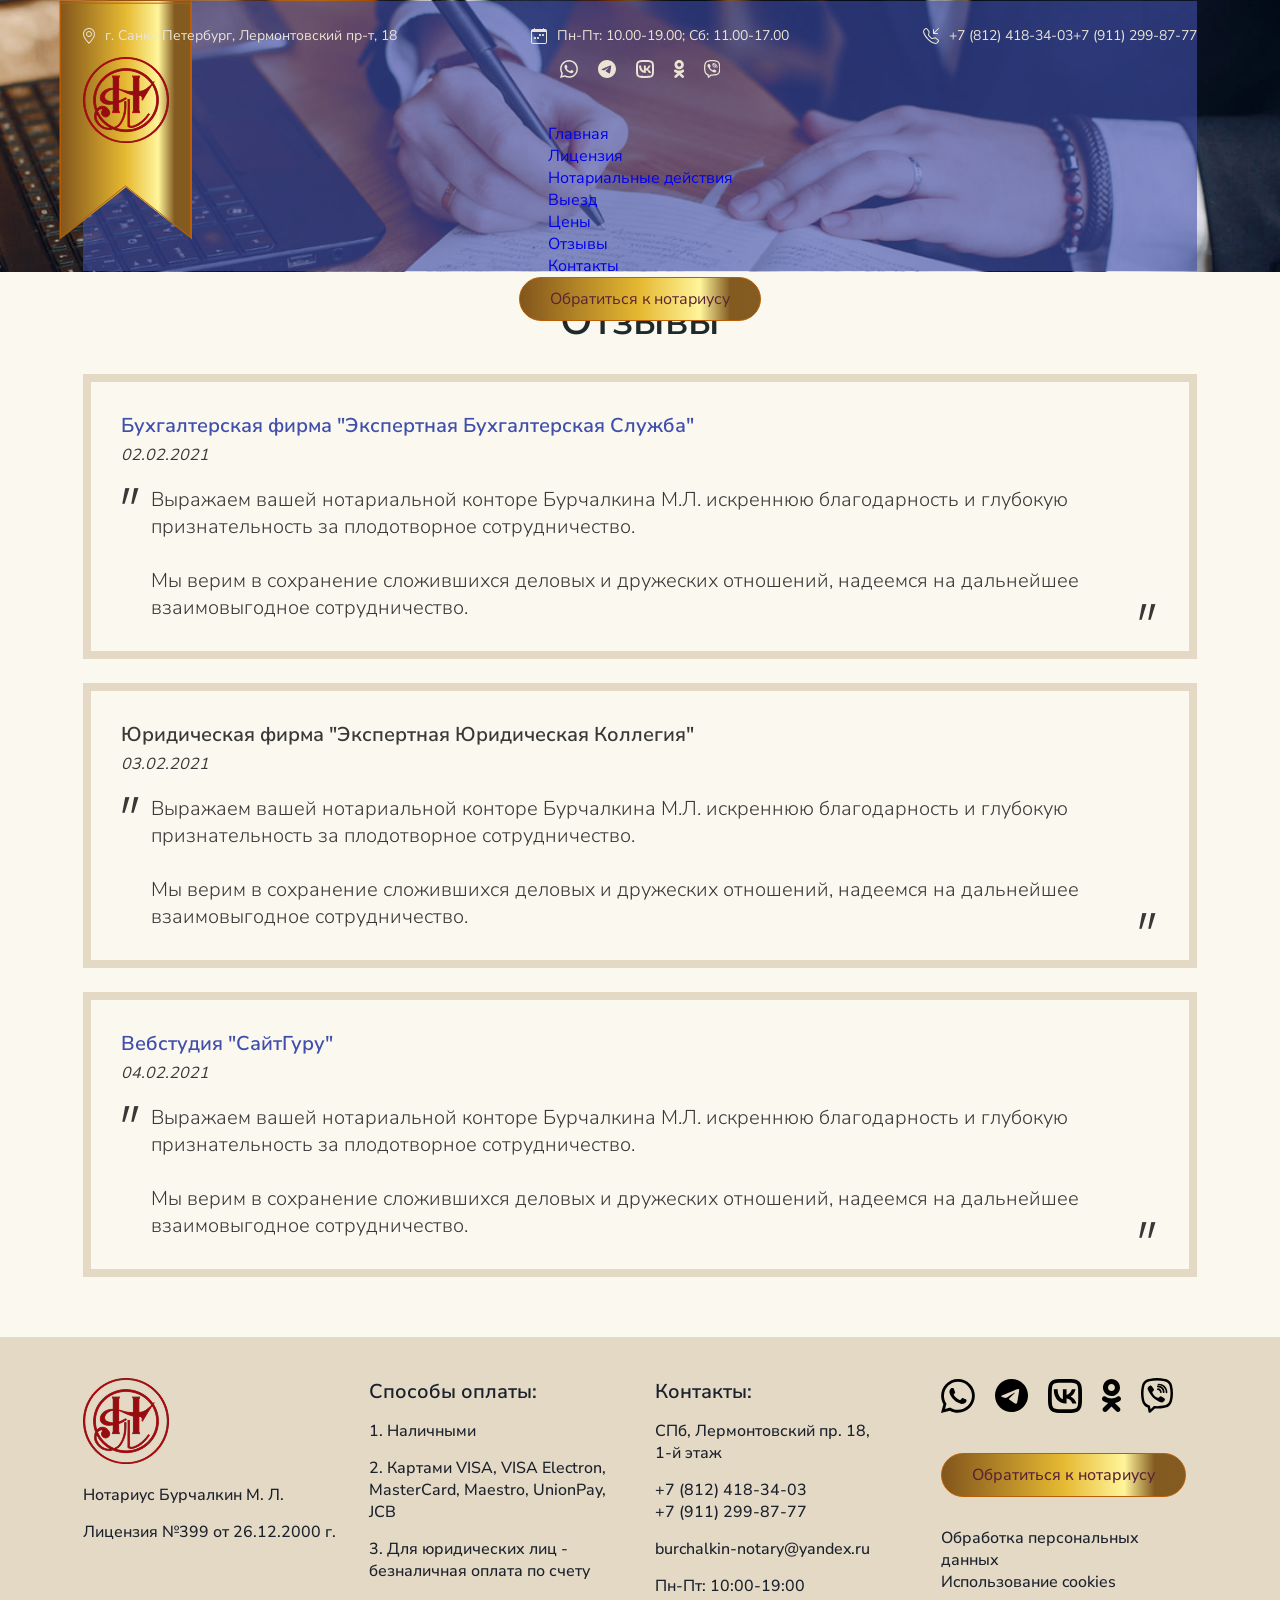
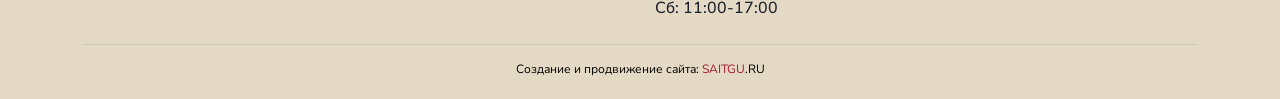
<file: rewiews.html>
<!DOCTYPE html>
<html lang="ru">

<head>
    <meta charset="UTF-8">
    <meta name="viewport" content="width=device-width, initial-scale=1.0">
    <title>Отзывы</title>
    <link rel="stylesheet" href="css/slick.css">
    <link rel="stylesheet" href="css/fancybox.css">
    <link rel="stylesheet" href="css/jquery.modal.min.css">
    <link rel="stylesheet" href="css/main.css">
</head>

<body>
    <header class="header-page">
        <div class="nb-container">
            <img class="logo-bg" src="img/logo-bg.svg" alt="">
            <ul class="top-contacts">
                <li class="top-contacts__item">
                    <svg width="12" height="16" viewBox="0 0 12 16" fill="none" xmlns="http://www.w3.org/2000/svg">
                        <path
                            d="M10.1658 8.93977C9.64175 10.0015 8.93246 11.0601 8.20575 12.01C7.48132 12.957 6.75442 13.7768 6.20768 14.3605C6.13503 14.438 6.06566 14.5113 6 14.5801C5.93434 14.5113 5.86497 14.438 5.79232 14.3605C5.24558 13.7768 4.51868 12.957 3.79425 12.01C3.06754 11.0601 2.35825 10.0015 1.83423 8.93977C1.3048 7.86708 1 6.86191 1 6C1 3.23858 3.23858 1 6 1C8.76142 1 11 3.23858 11 6C11 6.86191 10.6952 7.86708 10.1658 8.93977ZM6 16C6 16 12 10.3137 12 6C12 2.68629 9.31371 0 6 0C2.68629 0 0 2.68629 0 6C0 10.3137 6 16 6 16Z"
                            fill="#EBE4D4" />
                        <path
                            d="M6 8C4.89543 8 4 7.10457 4 6C4 4.89543 4.89543 4 6 4C7.10457 4 8 4.89543 8 6C8 7.10457 7.10457 8 6 8ZM6 9C7.65685 9 9 7.65685 9 6C9 4.34315 7.65685 3 6 3C4.34315 3 3 4.34315 3 6C3 7.65685 4.34315 9 6 9Z"
                            fill="#EBE4D4" />
                    </svg>
                    <a class="top-contacts__link" href="https://yandex.ru/maps/-/CLWBqMko" target="_blank">
                        г. Санкт-Петербург, Лермонтовский пр-т, 18
                    </a>
                </li>
                <li class="top-contacts__item">
                    <svg width="16" height="16" viewBox="0 0 16 16" fill="none" xmlns="http://www.w3.org/2000/svg">
                        <path
                            d="M11 6.5C11 6.22386 11.2239 6 11.5 6H12.5C12.7761 6 13 6.22386 13 6.5V7.5C13 7.77614 12.7761 8 12.5 8H11.5C11.2239 8 11 7.77614 11 7.5V6.5Z"
                            fill="#EBE4D4" />
                        <path
                            d="M8 6.5C8 6.22386 8.22386 6 8.5 6H9.5C9.77614 6 10 6.22386 10 6.5V7.5C10 7.77614 9.77614 8 9.5 8H8.5C8.22386 8 8 7.77614 8 7.5V6.5Z"
                            fill="#EBE4D4" />
                        <path
                            d="M3 9.5C3 9.22386 3.22386 9 3.5 9H4.5C4.77614 9 5 9.22386 5 9.5V10.5C5 10.7761 4.77614 11 4.5 11H3.5C3.22386 11 3 10.7761 3 10.5V9.5Z"
                            fill="#EBE4D4" />
                        <path
                            d="M6 9.5C6 9.22386 6.22386 9 6.5 9H7.5C7.77614 9 8 9.22386 8 9.5V10.5C8 10.7761 7.77614 11 7.5 11H6.5C6.22386 11 6 10.7761 6 10.5V9.5Z"
                            fill="#EBE4D4" />
                        <path
                            d="M3.5 0C3.77614 0 4 0.223858 4 0.5V1H12V0.5C12 0.223858 12.2239 0 12.5 0C12.7761 0 13 0.223858 13 0.5V1H14C15.1046 1 16 1.89543 16 3V14C16 15.1046 15.1046 16 14 16H2C0.895431 16 0 15.1046 0 14V3C0 1.89543 0.895431 1 2 1H3V0.5C3 0.223858 3.22386 0 3.5 0ZM1 4V14C1 14.5523 1.44772 15 2 15H14C14.5523 15 15 14.5523 15 14V4H1Z"
                            fill="#EBE4D4" />
                    </svg>
                    Пн-Пт: 10.00-19.00; Сб: 11.00-17.00
                </li>
                <li class="top-contacts__item top-contacts__item--tel">
                    <svg width="16" height="16" viewBox="0 0 16 16" fill="none" xmlns="http://www.w3.org/2000/svg">
                        <path
                            d="M15.8536 0.146447C16.0488 0.341709 16.0488 0.658291 15.8536 0.853553L11.7071 5H14.5C14.7761 5 15 5.22386 15 5.5C15 5.77614 14.7761 6 14.5 6H10.5C10.2239 6 10 5.77614 10 5.5V1.5C10 1.22386 10.2239 1 10.5 1C10.7761 1 11 1.22386 11 1.5V4.29289L15.1464 0.146447C15.3417 -0.0488155 15.6583 -0.0488155 15.8536 0.146447Z"
                            fill="#EBE4D4" />
                        <path
                            d="M3.65387 1.32849C3.40343 1.00649 2.92745 0.976861 2.639 1.26531L1.60508 2.29923C1.1216 2.78271 0.94387 3.46766 1.1551 4.06847C2.00338 6.48124 3.39215 8.74671 5.32272 10.6773C7.25329 12.6078 9.51876 13.9966 11.9315 14.8449C12.5323 15.0561 13.2173 14.8784 13.7008 14.3949L14.7347 13.361C15.0231 13.0726 14.9935 12.5966 14.6715 12.3461L12.3653 10.5524C12.2008 10.4245 11.9866 10.3793 11.7845 10.4298L9.59541 10.9771C9.00082 11.1257 8.37183 10.9515 7.93845 10.5181L5.48187 8.06155C5.04849 7.62817 4.87427 6.99919 5.02292 6.40459L5.57019 4.21553C5.62073 4.01336 5.57552 3.79918 5.44758 3.63468L3.65387 1.32849ZM1.88477 0.511076C2.62689 -0.231039 3.8515 -0.154797 4.49583 0.673634L6.28954 2.97983C6.6187 3.40304 6.73502 3.95409 6.60498 4.47423L6.05772 6.66329C5.99994 6.8944 6.06766 7.13888 6.2361 7.30732L8.69268 9.7639C8.86113 9.93235 9.1056 10.0001 9.33671 9.94229L11.5258 9.39502C12.0459 9.26499 12.597 9.3813 13.0202 9.71047L15.3264 11.5042C16.1548 12.1485 16.231 13.3731 15.4889 14.1152L14.455 15.1492C13.7153 15.8889 12.6089 16.2137 11.5778 15.8512C9.01754 14.9511 6.61438 13.4774 4.56849 11.4315C2.5226 9.38562 1.04895 6.98246 0.148838 4.42225C-0.213682 3.39112 0.11113 2.28472 0.85085 1.545L1.88477 0.511076Z"
                            fill="#EBE4D4" />
                    </svg>
                    <a class="top-contacts__link" href="tel:78124183403">
                        +7 (812) 418-34-03
                    </a>
                    <a class="top-contacts__link" href="tel:79112998777">
                        +7 (911) 299-87-77
                    </a>
                </li>
                <li class="top-contacts__item">
                    <ul class="social-list">
                        <li class="social-list__item">
                            <a class="social-list__link" href="#">
                                <svg viewBox="0 0 34 34" fill="none" xmlns="http://www.w3.org/2000/svg">
                                    <path
                                        d="M28.9028 4.94369C25.7282 1.75291 21.4953 0 16.9879 0C7.70633 0 0.145402 7.56094 0.137325 16.8425C0.137325 19.8152 0.912804 22.7071 2.38298 25.2678L0 34L8.93417 31.6574C11.3979 32.9983 14.1687 33.7092 16.9879 33.7092H16.9959C26.2775 33.7092 33.8384 26.1483 33.8465 16.8586C33.8384 12.3592 32.0855 8.1264 28.9028 4.94369ZM16.9879 30.8577C14.4675 30.8577 12.0038 30.1791 9.85505 28.9028L9.34614 28.5959L4.04703 29.9853L5.46067 24.8154L5.12947 24.2823C3.72392 22.0527 2.98883 19.4759 2.98883 16.8344C2.98883 9.12806 9.27344 2.84343 16.9959 2.84343C20.736 2.84343 24.2499 4.30554 26.8994 6.94702C29.5409 9.59658 30.995 13.1105 30.995 16.8506C30.9869 24.5811 24.7023 30.8577 16.9879 30.8577ZM24.6699 20.3725C24.2499 20.1625 22.1819 19.1447 21.7942 18.9993C21.4065 18.862 21.1237 18.7893 20.8491 19.2093C20.5664 19.6294 19.7586 20.5826 19.5162 20.8572C19.2739 21.1399 19.0235 21.1723 18.6034 20.9622C18.1834 20.7522 16.8263 20.3079 15.2188 18.87C13.9667 17.7553 13.1266 16.374 12.8762 15.9539C12.6339 15.5339 12.852 15.3077 13.062 15.0976C13.2478 14.9119 13.482 14.6049 13.6921 14.3626C13.9021 14.1202 13.9748 13.9425 14.1121 13.6598C14.2494 13.3771 14.1848 13.1347 14.0798 12.9247C13.9748 12.7147 13.1347 10.6386 12.7793 9.79853C12.44 8.97458 12.0926 9.08767 11.8341 9.07959C11.5918 9.06344 11.3091 9.06344 11.0264 9.06344C10.7436 9.06344 10.2913 9.16845 9.90352 9.5885C9.51578 10.0086 8.43334 11.0264 8.43334 13.1024C8.43334 15.1784 9.94391 17.1737 10.1539 17.4564C10.364 17.7391 13.1185 21.9881 17.3433 23.8137C18.3449 24.2499 19.1285 24.5084 19.7424 24.7023C20.7522 25.0254 21.665 24.977 22.392 24.8719C23.1998 24.7508 24.88 23.8541 25.2354 22.8686C25.5828 21.8831 25.5827 21.043 25.4777 20.8653C25.3727 20.6876 25.09 20.5826 24.6699 20.3725Z" />
                                </svg>
                            </a>
                        </li>
                        <li class="social-list__item">
                            <a class="social-list__link" href="#">
                                <svg viewBox="0 0 33 33" fill="none" xmlns="http://www.w3.org/2000/svg">
                                    <path
                                        d="M33 16.5C33 25.6127 25.6127 33 16.5 33C7.3873 33 0 25.6127 0 16.5C0 7.3873 7.3873 0 16.5 0C25.6127 0 33 7.3873 33 16.5ZM17.0914 12.1811C15.4865 12.8486 12.279 14.2302 7.46894 16.3259C6.68785 16.6365 6.27869 16.9404 6.24144 17.2375C6.17849 17.7396 6.80731 17.9373 7.66361 18.2066C7.78009 18.2432 7.90077 18.2812 8.0245 18.3214C8.86696 18.5952 10.0002 18.9156 10.5894 18.9284C11.1238 18.9399 11.7202 18.7196 12.3787 18.2674C16.8729 15.2337 19.1929 13.7003 19.3385 13.6673C19.4413 13.6439 19.5837 13.6146 19.6801 13.7004C19.7766 13.7861 19.7671 13.9485 19.7569 13.9921C19.6946 14.2576 17.2263 16.5524 15.9489 17.74C15.5507 18.1102 15.2682 18.3728 15.2104 18.4328C15.0811 18.5672 14.9493 18.6942 14.8226 18.8164C14.0399 19.5709 13.453 20.1367 14.8551 21.0606C15.5288 21.5047 16.068 21.8718 16.6059 22.2381C17.1933 22.6382 17.7792 23.0372 18.5373 23.5341C18.7304 23.6607 18.9149 23.7922 19.0946 23.9203C19.7782 24.4076 20.3924 24.8455 21.1511 24.7757C21.592 24.7351 22.0475 24.3205 22.2788 23.084C22.8254 20.1619 23.8998 13.8304 24.1481 11.2214C24.1699 10.9928 24.1425 10.7003 24.1205 10.5719C24.0986 10.4435 24.0526 10.2605 23.8857 10.125C23.688 9.96462 23.3828 9.9308 23.2463 9.9332C22.6257 9.94413 21.6736 10.2752 17.0914 12.1811Z" />
                                </svg>
                            </a>
                        </li>
                        <li class="social-list__item">
                            <a class="social-list__link" href="#">
                                <svg viewBox="0 0 34 34" fill="none" xmlns="http://www.w3.org/2000/svg">
                                    <path
                                        d="M5.34516 5.3471C4.69569 6.00602 4.269 6.93115 4.03111 8.6889C3.78755 10.5108 3.78567 12.9237 3.78567 16.3958V17.6041C3.78567 21.0705 3.78755 23.4816 4.03111 25.3016C4.26711 27.0612 4.69568 27.992 5.34705 28.6566C6.00785 29.3042 6.93297 29.7328 8.68882 29.9688C10.5107 30.2124 12.9236 30.2161 16.3957 30.2161H17.604C21.0703 30.2161 23.4813 30.2124 25.3033 29.9688C27.061 29.7328 27.9918 29.3042 28.6564 28.6529C29.3039 27.9939 29.7325 27.0688 29.9685 25.3111C30.214 23.4891 30.2158 21.0762 30.2158 17.6041V16.3958C30.2158 12.9294 30.2121 10.5184 29.9704 8.69834C29.7325 6.9387 29.3039 6.00791 28.6526 5.34332C27.9937 4.69573 27.0685 4.26715 25.3108 4.03115C23.4889 3.78759 21.076 3.78381 17.604 3.78381H16.3957C12.9293 3.78381 10.5183 3.78759 8.69826 4.03115C6.93863 4.26715 6.00974 4.69573 5.34516 5.3471ZM16.3957 0.00776935H17.604C20.3321 0.00776935 23.1018 -0.0734158 25.8111 0.289085C27.9937 0.581728 29.842 1.20666 31.3184 2.66799L31.3335 2.68499C32.793 4.1652 33.4198 6.01357 33.7124 8.19801C34.073 10.9035 33.9919 13.6714 33.9919 16.3958V17.6041C33.9919 20.3304 34.0749 23.1002 33.7105 25.8114C33.4198 27.9939 32.793 29.8423 31.3317 31.3187L31.3147 31.3338C29.8364 32.7933 27.988 33.4182 25.8017 33.7127C23.0962 34.0734 20.3284 33.9922 17.604 33.9922H16.3957C13.6694 33.9922 10.8997 34.0734 8.19038 33.7109C6.00596 33.4182 4.1576 32.7933 2.68307 31.332L2.66608 31.315C1.20854 29.8348 0.581723 27.9864 0.289082 25.8019C-0.0734151 23.0983 0.00776928 20.3304 0.00776928 17.6041V16.3958C0.00776928 13.6695 -0.0734148 10.8998 0.29097 8.18857C0.581723 6.00602 1.20854 4.15764 2.66986 2.68121L2.68496 2.66611C4.16516 1.20666 6.01351 0.581728 8.19793 0.287197C10.9053 -0.0715276 13.6731 0.00776935 16.3957 0.00776935ZM5.73975 10.3504C5.921 19.1863 10.3389 24.4879 18.0873 24.4879H18.5404V19.4355C21.3838 19.7187 23.5361 21.8031 24.397 24.4879H28.4185C28.0062 22.9622 27.2751 21.5413 26.2734 20.3189C25.2717 19.0965 24.0221 18.1004 22.6072 17.3965C23.8748 16.6242 24.9697 15.599 25.8233 14.3847C26.677 13.1704 27.2712 11.7932 27.5689 10.339H23.9212C23.1283 13.1484 20.772 15.6972 18.5404 15.9351V10.3504H14.8815V20.1379C12.6159 19.5715 9.7612 16.8301 9.63659 10.3504H5.73975Z" />
                                </svg>
                            </a>
                        </li>
                        <li class="social-list__item">
                            <a class="social-list__link" href="#">
                                <svg viewBox="0 0 19 33" fill="none" xmlns="http://www.w3.org/2000/svg">
                                    <path
                                        d="M9.47729 17.0629C4.82979 17.0629 0.967017 13.1919 0.967017 8.61146C0.967017 3.8726 4.82979 0 9.47893 0C14.286 0 17.9892 3.87095 17.9892 8.61146C17.9855 9.72521 17.7632 10.8273 17.3348 11.8549C16.9065 12.8825 16.2805 13.8154 15.4927 14.6003C14.7049 15.3852 13.7707 16.0069 12.7434 16.4297C11.716 16.8525 10.6157 17.0682 9.50525 17.0645L9.47729 17.0629ZM9.47729 4.97811C7.50971 4.97811 6.01264 6.63638 6.01264 8.61311C6.01264 10.5865 7.50971 12.0881 9.47893 12.0881C11.5271 12.0881 12.9452 10.5865 12.9452 8.61311C12.9469 6.63473 11.5271 4.97811 9.47729 4.97811ZM12.8663 24.0953L17.675 28.7566C18.6209 29.7812 18.6209 31.2827 17.675 32.2315C16.6517 33.2562 15.074 33.2562 14.286 32.2315L9.47893 27.491L4.82979 32.2315C4.35763 32.7051 3.7259 32.941 3.01521 32.941C2.46409 32.941 1.834 32.7034 1.28124 32.2315C0.335286 31.2827 0.335286 29.7812 1.28124 28.7549L6.16728 24.0936C4.40282 23.5694 2.71017 22.8272 1.12824 21.8842C-0.0546105 21.2523 -0.289864 19.6732 0.340222 18.4868C1.12824 17.3021 2.54634 16.987 3.80816 17.7773C5.51679 18.8231 7.47973 19.3764 9.4814 19.3764C11.4831 19.3764 13.446 18.8231 15.1546 17.7773C16.4165 16.987 17.9119 17.3021 18.6209 18.4868C19.3316 19.6732 19.0141 21.2506 17.9102 21.8842C16.4148 22.833 14.6808 23.5441 12.8679 24.0969L12.8663 24.0953Z" />
                                </svg>
                            </a>
                        </li>
                        <li class="social-list__item">
                            <a class="social-list__link" href="#">
                                <svg viewBox="0 0 32 35" fill="none" xmlns="http://www.w3.org/2000/svg">
                                    <path
                                        d="M9.82405 7.57209C9.51794 7.52851 9.20572 7.58842 8.9396 7.74181H8.91654C8.2989 8.09407 7.74221 8.5376 7.26786 9.05959C6.87258 9.50311 6.65846 9.95145 6.60247 10.3838C6.56952 10.64 6.59258 10.8993 6.66999 11.1443L6.69964 11.1603C7.14434 12.4301 7.72409 13.6518 8.43231 14.8014C9.34591 16.416 10.4696 17.9093 11.7758 19.2447L11.8153 19.2992L11.8779 19.344L11.9158 19.3872L11.9619 19.4257C13.3404 20.6991 14.8801 21.7968 16.5439 22.6921C18.4462 23.6992 19.6008 24.1748 20.2942 24.3733V24.3829C20.4968 24.4438 20.6813 24.471 20.8674 24.471C21.4582 24.4298 22.0175 24.1963 22.4551 23.8081C22.9904 23.347 23.4433 22.8042 23.7958 22.2005V22.1893C24.1268 21.5809 24.0148 21.0076 23.5372 20.6185C22.5786 19.8026 21.5411 19.0787 20.4391 18.4569C19.7013 18.0679 18.9519 18.3032 18.6488 18.6971L18.0015 19.4913C17.6688 19.8852 17.066 19.8308 17.066 19.8308L17.0496 19.8404C12.5515 18.7243 11.3508 14.2971 11.3508 14.2971C11.3508 14.2971 11.2948 13.695 11.7115 13.3876L12.5219 12.7535C12.9106 12.4461 13.1807 11.7192 12.764 11.0018C12.1259 9.93131 11.3829 8.92322 10.5454 7.9916C10.3623 7.77284 10.1057 7.62375 9.82076 7.57048M17.4251 5.64746C17.2067 5.64746 16.9972 5.73181 16.8428 5.88195C16.6883 6.03209 16.6016 6.23572 16.6016 6.44805C16.6016 6.66038 16.6883 6.86402 16.8428 7.01416C16.9972 7.1643 17.2067 7.24865 17.4251 7.24865C19.5069 7.24865 21.2363 7.90993 22.605 9.17807C23.3083 9.87139 23.8567 10.6928 24.2158 11.5927C24.5765 12.4941 24.7412 13.4564 24.6984 14.4204C24.6892 14.6327 24.7671 14.8399 24.9151 14.9963C25.0631 15.1528 25.2689 15.2457 25.4873 15.2546C25.7057 15.2635 25.9188 15.1877 26.0797 15.0439C26.2407 14.9 26.3362 14.6999 26.3454 14.4876C26.3945 13.302 26.1921 12.1193 25.7508 11.013C25.3074 9.90114 24.6323 8.89044 23.7678 8.04444L23.7513 8.02842C22.0532 6.45126 19.9055 5.64746 17.4251 5.64746Z" />
                                    <path
                                        d="M16.8829 7.53104C16.6487 7.53104 16.4242 7.62278 16.2586 7.78607C16.093 7.94936 16 8.17083 16 8.40177C16 8.6327 16.093 8.85417 16.2586 9.01746C16.4242 9.18076 16.6487 9.27249 16.8829 9.27249H16.9129C18.5232 9.38569 19.6957 9.91509 20.5167 10.7841C21.359 11.6792 21.7951 12.792 21.7616 14.1677C21.7562 14.3987 21.844 14.6222 22.0058 14.7893C22.1675 14.9563 22.39 15.0532 22.6241 15.0585C22.8583 15.0638 23.085 14.9771 23.2543 14.8176C23.4237 14.6581 23.5219 14.4387 23.5273 14.2078C23.5697 12.4019 22.9799 10.8433 21.811 9.59989V9.5964C20.6156 8.33211 18.9752 7.66339 17.0012 7.53278L16.9711 7.5293L16.8829 7.53104Z" />
                                    <path
                                        d="M16.9613 10.3559C16.843 10.3456 16.7239 10.359 16.611 10.3954C16.498 10.4318 16.3937 10.4905 16.3041 10.568C16.2144 10.6454 16.1414 10.74 16.0894 10.8461C16.0374 10.9522 16.0074 11.0677 16.0012 11.1856C15.995 11.3034 16.0128 11.4214 16.0535 11.5323C16.0941 11.6432 16.1568 11.7448 16.2379 11.8311C16.3189 11.9174 16.4166 11.9865 16.5251 12.0344C16.6336 12.0823 16.7507 12.108 16.8694 12.1099C17.6081 12.1486 18.0799 12.37 18.3768 12.667C18.6755 12.9658 18.8982 13.4456 18.9388 14.196C18.941 14.3139 18.9671 14.4302 19.0154 14.5379C19.0638 14.6456 19.1334 14.7425 19.2202 14.8229C19.3071 14.9033 19.4092 14.9654 19.5207 15.0057C19.6322 15.0459 19.7507 15.0634 19.8691 15.0572C19.9876 15.0509 20.1035 15.021 20.2101 14.9693C20.3167 14.9175 20.4116 14.8449 20.4894 14.7559C20.5672 14.6668 20.6261 14.5631 20.6627 14.4509C20.6993 14.3387 20.7129 14.2204 20.7025 14.1029C20.6459 13.0484 20.3137 12.1169 19.6333 11.4315C18.9494 10.7461 18.0181 10.4122 16.9613 10.3559Z" />
                                    <path fill-rule="evenodd" clip-rule="evenodd"
                                        d="M7.98785 0.885746C13.2642 -0.295249 18.7358 -0.295249 24.0121 0.885746L24.5743 1.01027C26.1163 1.35642 27.5324 2.12342 28.6657 3.22624C29.7989 4.32906 30.605 5.7246 30.9946 7.25814C32.3351 12.5427 32.3351 18.0789 30.9946 23.3635C30.605 24.897 29.7989 26.2925 28.6657 27.3954C27.5324 28.4982 26.1163 29.2652 24.5743 29.6113L24.0105 29.7358C20.7057 30.4748 17.3149 30.7536 13.934 30.5644L9.5349 34.506C9.36905 34.6547 9.16639 34.7561 8.94806 34.7996C8.72974 34.8431 8.50375 34.8271 8.29369 34.7533C8.08364 34.6795 7.89721 34.5506 7.75387 34.3801C7.61053 34.2096 7.51554 34.0036 7.4788 33.7838L6.75088 29.4303C5.35541 28.9947 4.09466 28.2084 3.08887 27.1463C2.08308 26.0843 1.36579 24.7819 1.00541 23.3635C-0.335138 18.0789 -0.335138 12.5427 1.00541 7.25814C1.39498 5.7246 2.20108 4.32906 3.33434 3.22624C4.4676 2.12342 5.88374 1.35642 7.42574 1.01027L7.98785 0.885746ZM23.4699 3.31483C18.5507 2.2137 13.4493 2.2137 8.53007 3.31483L7.9663 3.44101C6.87352 3.68705 5.87005 4.2311 5.067 5.01295C4.26395 5.79479 3.69265 6.78391 3.41635 7.87081C2.17771 12.7533 2.17771 17.8683 3.41635 22.7508C3.69278 23.8379 4.26433 24.8272 5.06769 25.609C5.87105 26.3909 6.87487 26.9348 7.96796 27.1806L8.11719 27.2138C8.3586 27.2679 8.57843 27.3928 8.74856 27.5726C8.9187 27.7524 9.03141 27.979 9.07228 28.2233L9.55977 31.1422L12.6638 28.3611C12.7878 28.2497 12.9328 28.1644 13.0903 28.1102C13.2478 28.056 13.4146 28.034 13.5808 28.0456C16.8955 28.28 20.2266 28.0311 23.4699 27.3068L24.032 27.1806C25.1251 26.9348 26.1289 26.3909 26.9323 25.609C27.7357 24.8272 28.3072 23.8379 28.5836 22.7508C29.8206 17.8694 29.8206 12.7539 28.5836 7.87081C28.3072 6.7837 27.7357 5.79443 26.9323 5.01257C26.1289 4.23071 25.1251 3.68677 24.032 3.44101L23.4699 3.31483Z" />
                                </svg>
                            </a>
                        </li>
                    </ul>
                </li>
            </ul>
            <div class="menu-wrap">
                <a class="logo-link" href="">
                    <img class="logo" src="img/logo.png" alt="">
                </a>
                <nav class="menu">
                    <ul class="menu__list">
                        <li class="menu__item">
                            <a class="menu__link" href="#">Главная</a>
                        </li>
                        <li class="menu__item">
                            <a class="menu__link" href="#">Лицензия</a>
                        </li>
                        <li class="menu__item">
                            <a class="menu__link" href="#">Нотариальные действия</a>
                        </li>
                        <li class="menu__item">
                            <a class="menu__link" href="#">Выезд</a>
                        </li>
                        <li class="menu__item">
                            <a class="menu__link" href="#">Цены</a>
                        </li>
                        <li class="menu__item">
                            <a class="menu__link" href="#">Отзывы</a>
                        </li>
                        <!-- <li class="menu__item">
                            <a class="menu__link" href="#">Новости</a>
                        </li> -->
                        <li class="menu__item">
                            <a class="menu__link" href="#">Контакты</a>
                        </li>
                    </ul>
                </nav>
                <button class="accent-btn" type="button" data-modal="#main-form">Обратиться к нотариусу</button>
            </div>
        </div>
    </header>

    <main class="main-page">
        <div class="nb-container">
            <section class="s-page">
            <h1>Отзывы</h1>
                <ul class="reviews-list">
                    <li class="reviews-list__item">
                        <a class="reviews-list__item-author" href="#">
                            Бухгалтерская фирма "Экспертная Бухгалтерская Служба"
                        </a>
                        <span class="reviews-list__item-date">02.02.2021</span>
                        <div class="reviews-list__item-text">
                            Выражаем вашей нотариальной конторе Бурчалкина М.Л. искреннюю благодарность и глубокую
                            признательность за плодотворное сотрудничество. <br><br>
                            Мы верим в сохранение сложившихся деловых и
                            дружеских отношений, надеемся на дальнейшее взаимовыгодное сотрудничество.
                        </div>
                    </li>
                    <li class="reviews-list__item">
                        <span class="reviews-list__item-author">
                            Юридическая фирма "Экспертная Юридическая Коллегия"
                        </span>
                        <span class="reviews-list__item-date">03.02.2021</span>
                        <div class="reviews-list__item-text">
                            Выражаем вашей нотариальной конторе Бурчалкина М.Л. искреннюю благодарность и глубокую
                            признательность за плодотворное сотрудничество.<br><br>
                            Мы верим в сохранение сложившихся деловых и
                            дружеских отношений, надеемся на дальнейшее взаимовыгодное сотрудничество.
                        </div>
                    </li>
                    <li class="reviews-list__item">
                        <a class="reviews-list__item-author" href="#">
                            Вебстудия "СайтГуру"
                        </a>
                        <span class="reviews-list__item-date">04.02.2021</span>
                        <div class="reviews-list__item-text">
                            Выражаем вашей нотариальной конторе Бурчалкина М.Л. искреннюю благодарность и глубокую
                            признательность за плодотворное сотрудничество.<br><br>
                            Мы верим в сохранение сложившихся деловых и
                            дружеских отношений, надеемся на дальнейшее взаимовыгодное сотрудничество.
                        </div>
                    </li>
                </ul>
            </section>
            </div>
    </main>

    <footer class="footer">
        <div class="nb-container">
            <div class="footer-top">
                <div class="footer-top__item">
                    <a class="footer-top__logo" href="/">
                        <img src="img/logo.png" alt="лого">
                    </a>
                    <p>Нотариус Бурчалкин М. Л.</p>
                    <p>Лицензия №399 от 26.12.2000 г.</p>
                </div>
                <div class="footer-top__item">
                    <h5>Способы оплаты:</h5>
                    <p>1. Наличными</p>
                    <p>2. Картами VISA, VISA Electron, MasterCard, Maestro, UnionPay, JCB</p>
                    <p>3. Для юридических лиц - безналичная оплата по счету</p>
                </div>
                <div class="footer-top__item">
                    <h5>Контакты:</h5>
                    <p>СПб, Лермонтовский пр. 18,<br>1-й этаж</p>
                    <p><a class="footer-top__link" href="tel:78124183403"> +7 (812) 418-34-03</a><br>
                        <a class="footer-top__link" href="tel:79112998777"> +7 (911) 299-87-77</a>
                    </p>
                    <p><a class="footer-top__link"
                            href="mailto:burchalkin-notary@yandex.ru">burchalkin-notary@yandex.ru</a></p>
                    <p>Пн-Пт: 10:00-19:00<br>
                        Сб: 11:00-17:00<br>
                        <!-- Вс: выходной -->
                    </p>
                </div>
                <div class="footer-top__item">
                    <ul class="social-list">
                        <li class="social-list__item">
                            <a class="social-list__link" href="#">
                                <svg width="34" height="34" viewBox="0 0 34 34" fill="none"
                                    xmlns="http://www.w3.org/2000/svg">
                                    <path
                                        d="M28.9028 4.94369C25.7282 1.75291 21.4953 0 16.9879 0C7.70633 0 0.145402 7.56094 0.137325 16.8425C0.137325 19.8152 0.912804 22.7071 2.38298 25.2678L0 34L8.93417 31.6574C11.3979 32.9983 14.1687 33.7092 16.9879 33.7092H16.9959C26.2775 33.7092 33.8384 26.1483 33.8465 16.8586C33.8384 12.3592 32.0855 8.1264 28.9028 4.94369ZM16.9879 30.8577C14.4675 30.8577 12.0038 30.1791 9.85505 28.9028L9.34614 28.5959L4.04703 29.9853L5.46067 24.8154L5.12947 24.2823C3.72392 22.0527 2.98883 19.4759 2.98883 16.8344C2.98883 9.12806 9.27344 2.84343 16.9959 2.84343C20.736 2.84343 24.2499 4.30554 26.8994 6.94702C29.5409 9.59658 30.995 13.1105 30.995 16.8506C30.9869 24.5811 24.7023 30.8577 16.9879 30.8577ZM24.6699 20.3725C24.2499 20.1625 22.1819 19.1447 21.7942 18.9993C21.4065 18.862 21.1237 18.7893 20.8491 19.2093C20.5664 19.6294 19.7586 20.5826 19.5162 20.8572C19.2739 21.1399 19.0235 21.1723 18.6034 20.9622C18.1834 20.7522 16.8263 20.3079 15.2188 18.87C13.9667 17.7553 13.1266 16.374 12.8762 15.9539C12.6339 15.5339 12.852 15.3077 13.062 15.0976C13.2478 14.9119 13.482 14.6049 13.6921 14.3626C13.9021 14.1202 13.9748 13.9425 14.1121 13.6598C14.2494 13.3771 14.1848 13.1347 14.0798 12.9247C13.9748 12.7147 13.1347 10.6386 12.7793 9.79853C12.44 8.97458 12.0926 9.08767 11.8341 9.07959C11.5918 9.06344 11.3091 9.06344 11.0264 9.06344C10.7436 9.06344 10.2913 9.16845 9.90352 9.5885C9.51578 10.0086 8.43334 11.0264 8.43334 13.1024C8.43334 15.1784 9.94391 17.1737 10.1539 17.4564C10.364 17.7391 13.1185 21.9881 17.3433 23.8137C18.3449 24.2499 19.1285 24.5084 19.7424 24.7023C20.7522 25.0254 21.665 24.977 22.392 24.8719C23.1998 24.7508 24.88 23.8541 25.2354 22.8686C25.5828 21.8831 25.5827 21.043 25.4777 20.8653C25.3727 20.6876 25.09 20.5826 24.6699 20.3725Z" />
                                </svg>
                            </a>
                        </li>
                        <li class="social-list__item">
                            <a class="social-list__link" href="#">
                                <svg width="33" height="33" viewBox="0 0 33 33" fill="none"
                                    xmlns="http://www.w3.org/2000/svg">
                                    <path
                                        d="M33 16.5C33 25.6127 25.6127 33 16.5 33C7.3873 33 0 25.6127 0 16.5C0 7.3873 7.3873 0 16.5 0C25.6127 0 33 7.3873 33 16.5ZM17.0914 12.1811C15.4865 12.8486 12.279 14.2302 7.46894 16.3259C6.68785 16.6365 6.27869 16.9404 6.24144 17.2375C6.17849 17.7396 6.80731 17.9373 7.66361 18.2066C7.78009 18.2432 7.90077 18.2812 8.0245 18.3214C8.86696 18.5952 10.0002 18.9156 10.5894 18.9284C11.1238 18.9399 11.7202 18.7196 12.3787 18.2674C16.8729 15.2337 19.1929 13.7003 19.3385 13.6673C19.4413 13.6439 19.5837 13.6146 19.6801 13.7004C19.7766 13.7861 19.7671 13.9485 19.7569 13.9921C19.6946 14.2576 17.2263 16.5524 15.9489 17.74C15.5507 18.1102 15.2682 18.3728 15.2104 18.4328C15.0811 18.5672 14.9493 18.6942 14.8226 18.8164C14.0399 19.5709 13.453 20.1367 14.8551 21.0606C15.5288 21.5047 16.068 21.8718 16.6059 22.2381C17.1933 22.6382 17.7792 23.0372 18.5373 23.5341C18.7304 23.6607 18.9149 23.7922 19.0946 23.9203C19.7782 24.4076 20.3924 24.8455 21.1511 24.7757C21.592 24.7351 22.0475 24.3205 22.2788 23.084C22.8254 20.1619 23.8998 13.8304 24.1481 11.2214C24.1699 10.9928 24.1425 10.7003 24.1205 10.5719C24.0986 10.4435 24.0526 10.2605 23.8857 10.125C23.688 9.96462 23.3828 9.9308 23.2463 9.9332C22.6257 9.94413 21.6736 10.2752 17.0914 12.1811Z" />
                                </svg>
                            </a>
                        </li>
                        <li class="social-list__item">
                            <a class="social-list__link" href="#">
                                <svg width="34" height="34" viewBox="0 0 34 34" fill="none"
                                    xmlns="http://www.w3.org/2000/svg">
                                    <path
                                        d="M5.34516 5.3471C4.69569 6.00602 4.269 6.93115 4.03111 8.6889C3.78755 10.5108 3.78567 12.9237 3.78567 16.3958V17.6041C3.78567 21.0705 3.78755 23.4816 4.03111 25.3016C4.26711 27.0612 4.69568 27.992 5.34705 28.6566C6.00785 29.3042 6.93297 29.7328 8.68882 29.9688C10.5107 30.2124 12.9236 30.2161 16.3957 30.2161H17.604C21.0703 30.2161 23.4813 30.2124 25.3033 29.9688C27.061 29.7328 27.9918 29.3042 28.6564 28.6529C29.3039 27.9939 29.7325 27.0688 29.9685 25.3111C30.214 23.4891 30.2158 21.0762 30.2158 17.6041V16.3958C30.2158 12.9294 30.2121 10.5184 29.9704 8.69834C29.7325 6.9387 29.3039 6.00791 28.6526 5.34332C27.9937 4.69573 27.0685 4.26715 25.3108 4.03115C23.4889 3.78759 21.076 3.78381 17.604 3.78381H16.3957C12.9293 3.78381 10.5183 3.78759 8.69826 4.03115C6.93863 4.26715 6.00974 4.69573 5.34516 5.3471ZM16.3957 0.00776935H17.604C20.3321 0.00776935 23.1018 -0.0734158 25.8111 0.289085C27.9937 0.581728 29.842 1.20666 31.3184 2.66799L31.3335 2.68499C32.793 4.1652 33.4198 6.01357 33.7124 8.19801C34.073 10.9035 33.9919 13.6714 33.9919 16.3958V17.6041C33.9919 20.3304 34.0749 23.1002 33.7105 25.8114C33.4198 27.9939 32.793 29.8423 31.3317 31.3187L31.3147 31.3338C29.8364 32.7933 27.988 33.4182 25.8017 33.7127C23.0962 34.0734 20.3284 33.9922 17.604 33.9922H16.3957C13.6694 33.9922 10.8997 34.0734 8.19038 33.7109C6.00596 33.4182 4.1576 32.7933 2.68307 31.332L2.66608 31.315C1.20854 29.8348 0.581723 27.9864 0.289082 25.8019C-0.0734151 23.0983 0.00776928 20.3304 0.00776928 17.6041V16.3958C0.00776928 13.6695 -0.0734148 10.8998 0.29097 8.18857C0.581723 6.00602 1.20854 4.15764 2.66986 2.68121L2.68496 2.66611C4.16516 1.20666 6.01351 0.581728 8.19793 0.287197C10.9053 -0.0715276 13.6731 0.00776935 16.3957 0.00776935ZM5.73975 10.3504C5.921 19.1863 10.3389 24.4879 18.0873 24.4879H18.5404V19.4355C21.3838 19.7187 23.5361 21.8031 24.397 24.4879H28.4185C28.0062 22.9622 27.2751 21.5413 26.2734 20.3189C25.2717 19.0965 24.0221 18.1004 22.6072 17.3965C23.8748 16.6242 24.9697 15.599 25.8233 14.3847C26.677 13.1704 27.2712 11.7932 27.5689 10.339H23.9212C23.1283 13.1484 20.772 15.6972 18.5404 15.9351V10.3504H14.8815V20.1379C12.6159 19.5715 9.7612 16.8301 9.63659 10.3504H5.73975Z" />
                                </svg>
                            </a>
                        </li>
                        <li class="social-list__item">
                            <a class="social-list__link" href="#">
                                <svg width="19" height="33" viewBox="0 0 19 33" fill="none"
                                    xmlns="http://www.w3.org/2000/svg">
                                    <path
                                        d="M9.47729 17.0629C4.82979 17.0629 0.967017 13.1919 0.967017 8.61146C0.967017 3.8726 4.82979 0 9.47893 0C14.286 0 17.9892 3.87095 17.9892 8.61146C17.9855 9.72521 17.7632 10.8273 17.3348 11.8549C16.9065 12.8825 16.2805 13.8154 15.4927 14.6003C14.7049 15.3852 13.7707 16.0069 12.7434 16.4297C11.716 16.8525 10.6157 17.0682 9.50525 17.0645L9.47729 17.0629ZM9.47729 4.97811C7.50971 4.97811 6.01264 6.63638 6.01264 8.61311C6.01264 10.5865 7.50971 12.0881 9.47893 12.0881C11.5271 12.0881 12.9452 10.5865 12.9452 8.61311C12.9469 6.63473 11.5271 4.97811 9.47729 4.97811ZM12.8663 24.0953L17.675 28.7566C18.6209 29.7812 18.6209 31.2827 17.675 32.2315C16.6517 33.2562 15.074 33.2562 14.286 32.2315L9.47893 27.491L4.82979 32.2315C4.35763 32.7051 3.7259 32.941 3.01521 32.941C2.46409 32.941 1.834 32.7034 1.28124 32.2315C0.335286 31.2827 0.335286 29.7812 1.28124 28.7549L6.16728 24.0936C4.40282 23.5694 2.71017 22.8272 1.12824 21.8842C-0.0546105 21.2523 -0.289864 19.6732 0.340222 18.4868C1.12824 17.3021 2.54634 16.987 3.80816 17.7773C5.51679 18.8231 7.47973 19.3764 9.4814 19.3764C11.4831 19.3764 13.446 18.8231 15.1546 17.7773C16.4165 16.987 17.9119 17.3021 18.6209 18.4868C19.3316 19.6732 19.0141 21.2506 17.9102 21.8842C16.4148 22.833 14.6808 23.5441 12.8679 24.0969L12.8663 24.0953Z" />
                                </svg>
                            </a>
                        </li>
                        <li class="social-list__item">
                            <a class="social-list__link" href="#">
                                <svg width="32" height="35" viewBox="0 0 32 35" fill="none"
                                    xmlns="http://www.w3.org/2000/svg">
                                    <path
                                        d="M9.82405 7.57209C9.51794 7.52851 9.20572 7.58842 8.9396 7.74181H8.91654C8.2989 8.09407 7.74221 8.5376 7.26786 9.05959C6.87258 9.50311 6.65846 9.95145 6.60247 10.3838C6.56952 10.64 6.59258 10.8993 6.66999 11.1443L6.69964 11.1603C7.14434 12.4301 7.72409 13.6518 8.43231 14.8014C9.34591 16.416 10.4696 17.9093 11.7758 19.2447L11.8153 19.2992L11.8779 19.344L11.9158 19.3872L11.9619 19.4257C13.3404 20.6991 14.8801 21.7968 16.5439 22.6921C18.4462 23.6992 19.6008 24.1748 20.2942 24.3733V24.3829C20.4968 24.4438 20.6813 24.471 20.8674 24.471C21.4582 24.4298 22.0175 24.1963 22.4551 23.8081C22.9904 23.347 23.4433 22.8042 23.7958 22.2005V22.1893C24.1268 21.5809 24.0148 21.0076 23.5372 20.6185C22.5786 19.8026 21.5411 19.0787 20.4391 18.4569C19.7013 18.0679 18.9519 18.3032 18.6488 18.6971L18.0015 19.4913C17.6688 19.8852 17.066 19.8308 17.066 19.8308L17.0496 19.8404C12.5515 18.7243 11.3508 14.2971 11.3508 14.2971C11.3508 14.2971 11.2948 13.695 11.7115 13.3876L12.5219 12.7535C12.9106 12.4461 13.1807 11.7192 12.764 11.0018C12.1259 9.93131 11.3829 8.92322 10.5454 7.9916C10.3623 7.77284 10.1057 7.62375 9.82076 7.57048M17.4251 5.64746C17.2067 5.64746 16.9972 5.73181 16.8428 5.88195C16.6883 6.03209 16.6016 6.23572 16.6016 6.44805C16.6016 6.66038 16.6883 6.86402 16.8428 7.01416C16.9972 7.1643 17.2067 7.24865 17.4251 7.24865C19.5069 7.24865 21.2363 7.90993 22.605 9.17807C23.3083 9.87139 23.8567 10.6928 24.2158 11.5927C24.5765 12.4941 24.7412 13.4564 24.6984 14.4204C24.6892 14.6327 24.7671 14.8399 24.9151 14.9963C25.0631 15.1528 25.2689 15.2457 25.4873 15.2546C25.7057 15.2635 25.9188 15.1877 26.0797 15.0439C26.2407 14.9 26.3362 14.6999 26.3454 14.4876C26.3945 13.302 26.1921 12.1193 25.7508 11.013C25.3074 9.90114 24.6323 8.89044 23.7678 8.04444L23.7513 8.02842C22.0532 6.45126 19.9055 5.64746 17.4251 5.64746Z" />
                                    <path
                                        d="M16.8829 7.53104C16.6487 7.53104 16.4242 7.62278 16.2586 7.78607C16.093 7.94936 16 8.17083 16 8.40177C16 8.6327 16.093 8.85417 16.2586 9.01746C16.4242 9.18076 16.6487 9.27249 16.8829 9.27249H16.9129C18.5232 9.38569 19.6957 9.91509 20.5167 10.7841C21.359 11.6792 21.7951 12.792 21.7616 14.1677C21.7562 14.3987 21.844 14.6222 22.0058 14.7893C22.1675 14.9563 22.39 15.0532 22.6241 15.0585C22.8583 15.0638 23.085 14.9771 23.2543 14.8176C23.4237 14.6581 23.5219 14.4387 23.5273 14.2078C23.5697 12.4019 22.9799 10.8433 21.811 9.59989V9.5964C20.6156 8.33211 18.9752 7.66339 17.0012 7.53278L16.9711 7.5293L16.8829 7.53104Z" />
                                    <path
                                        d="M16.9613 10.3559C16.843 10.3456 16.7239 10.359 16.611 10.3954C16.498 10.4318 16.3937 10.4905 16.3041 10.568C16.2144 10.6454 16.1414 10.74 16.0894 10.8461C16.0374 10.9522 16.0074 11.0677 16.0012 11.1856C15.995 11.3034 16.0128 11.4214 16.0535 11.5323C16.0941 11.6432 16.1568 11.7448 16.2379 11.8311C16.3189 11.9174 16.4166 11.9865 16.5251 12.0344C16.6336 12.0823 16.7507 12.108 16.8694 12.1099C17.6081 12.1486 18.0799 12.37 18.3768 12.667C18.6755 12.9658 18.8982 13.4456 18.9388 14.196C18.941 14.3139 18.9671 14.4302 19.0154 14.5379C19.0638 14.6456 19.1334 14.7425 19.2202 14.8229C19.3071 14.9033 19.4092 14.9654 19.5207 15.0057C19.6322 15.0459 19.7507 15.0634 19.8691 15.0572C19.9876 15.0509 20.1035 15.021 20.2101 14.9693C20.3167 14.9175 20.4116 14.8449 20.4894 14.7559C20.5672 14.6668 20.6261 14.5631 20.6627 14.4509C20.6993 14.3387 20.7129 14.2204 20.7025 14.1029C20.6459 13.0484 20.3137 12.1169 19.6333 11.4315C18.9494 10.7461 18.0181 10.4122 16.9613 10.3559Z" />
                                    <path fill-rule="evenodd" clip-rule="evenodd"
                                        d="M7.98785 0.885746C13.2642 -0.295249 18.7358 -0.295249 24.0121 0.885746L24.5743 1.01027C26.1163 1.35642 27.5324 2.12342 28.6657 3.22624C29.7989 4.32906 30.605 5.7246 30.9946 7.25814C32.3351 12.5427 32.3351 18.0789 30.9946 23.3635C30.605 24.897 29.7989 26.2925 28.6657 27.3954C27.5324 28.4982 26.1163 29.2652 24.5743 29.6113L24.0105 29.7358C20.7057 30.4748 17.3149 30.7536 13.934 30.5644L9.5349 34.506C9.36905 34.6547 9.16639 34.7561 8.94806 34.7996C8.72974 34.8431 8.50375 34.8271 8.29369 34.7533C8.08364 34.6795 7.89721 34.5506 7.75387 34.3801C7.61053 34.2096 7.51554 34.0036 7.4788 33.7838L6.75088 29.4303C5.35541 28.9947 4.09466 28.2084 3.08887 27.1463C2.08308 26.0843 1.36579 24.7819 1.00541 23.3635C-0.335138 18.0789 -0.335138 12.5427 1.00541 7.25814C1.39498 5.7246 2.20108 4.32906 3.33434 3.22624C4.4676 2.12342 5.88374 1.35642 7.42574 1.01027L7.98785 0.885746ZM23.4699 3.31483C18.5507 2.2137 13.4493 2.2137 8.53007 3.31483L7.9663 3.44101C6.87352 3.68705 5.87005 4.2311 5.067 5.01295C4.26395 5.79479 3.69265 6.78391 3.41635 7.87081C2.17771 12.7533 2.17771 17.8683 3.41635 22.7508C3.69278 23.8379 4.26433 24.8272 5.06769 25.609C5.87105 26.3909 6.87487 26.9348 7.96796 27.1806L8.11719 27.2138C8.3586 27.2679 8.57843 27.3928 8.74856 27.5726C8.9187 27.7524 9.03141 27.979 9.07228 28.2233L9.55977 31.1422L12.6638 28.3611C12.7878 28.2497 12.9328 28.1644 13.0903 28.1102C13.2478 28.056 13.4146 28.034 13.5808 28.0456C16.8955 28.28 20.2266 28.0311 23.4699 27.3068L24.032 27.1806C25.1251 26.9348 26.1289 26.3909 26.9323 25.609C27.7357 24.8272 28.3072 23.8379 28.5836 22.7508C29.8206 17.8694 29.8206 12.7539 28.5836 7.87081C28.3072 6.7837 27.7357 5.79443 26.9323 5.01257C26.1289 4.23071 25.1251 3.68677 24.032 3.44101L23.4699 3.31483Z" />
                                </svg>
                            </a>
                        </li>
                    </ul>
                    <button class="accent-btn" type="button" data-modal="#main-form">Обратиться к нотариусу</button>
                    <a class="footer-top__link" href="#">Обработка персональных данных</a><br>
                    <a class="footer-top__link" href="#">Иcпользование cookies</a>
                </div>
            </div>
            <div class="footer-bottom">
                <div class="nb-container">
                    <div class="saitguru">
                        <a href="//saitgu.ru/" target="_blank">Cоздание и продвижение сайта:
                            <span>SAITGU</span>.RU</a>
                    </div>
                </div>
            </div>
        </div>
    </footer>

    <form id="main-form" class="main-form" action="#" style="display: none;">
        <div class="main-form__inner">
            <h2>Обратиться к нотариусу</h2>
            <div class="main-form__input-wrap">
                <input class="main-form__input" type="text" placeholder="Ваше имя*">
                <input class="main-form__input" type="tel" placeholder="Номер телефона*">
            </div>
            <textarea class="main-form__textarea" placeholder="Что вас интересует*"></textarea>
        </div>
        <button class="accent-btn" type="submit">Отправить</button>
    </form>

    <script src="https://ajax.googleapis.com/ajax/libs/jquery/3.7.1/jquery.min.js"></script>
    <script src="js/slick.min.js"></script>
    <script src="js/fancybox.umd.js"></script>
    <script src="js/jquery.modal.min.js"></script>
    <script src="js/main.js"></script>
</body>

</html>
</file>
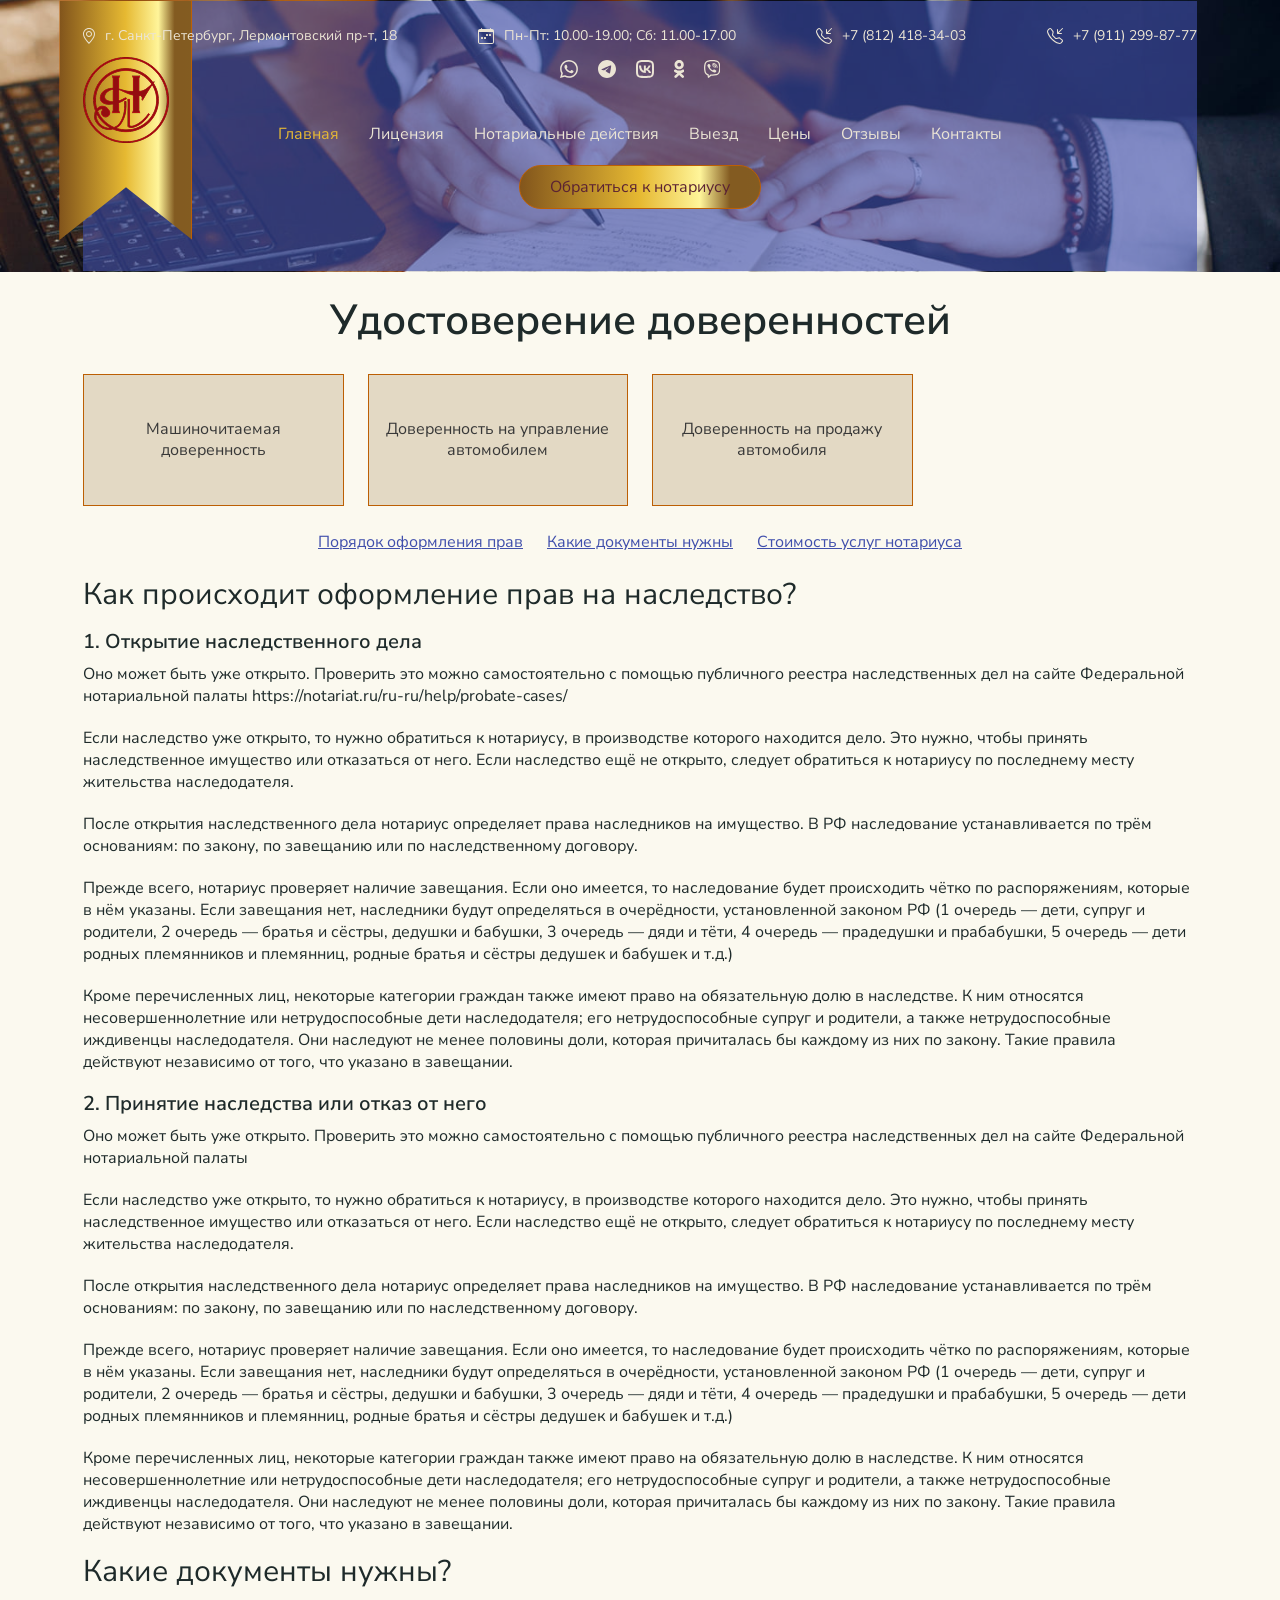
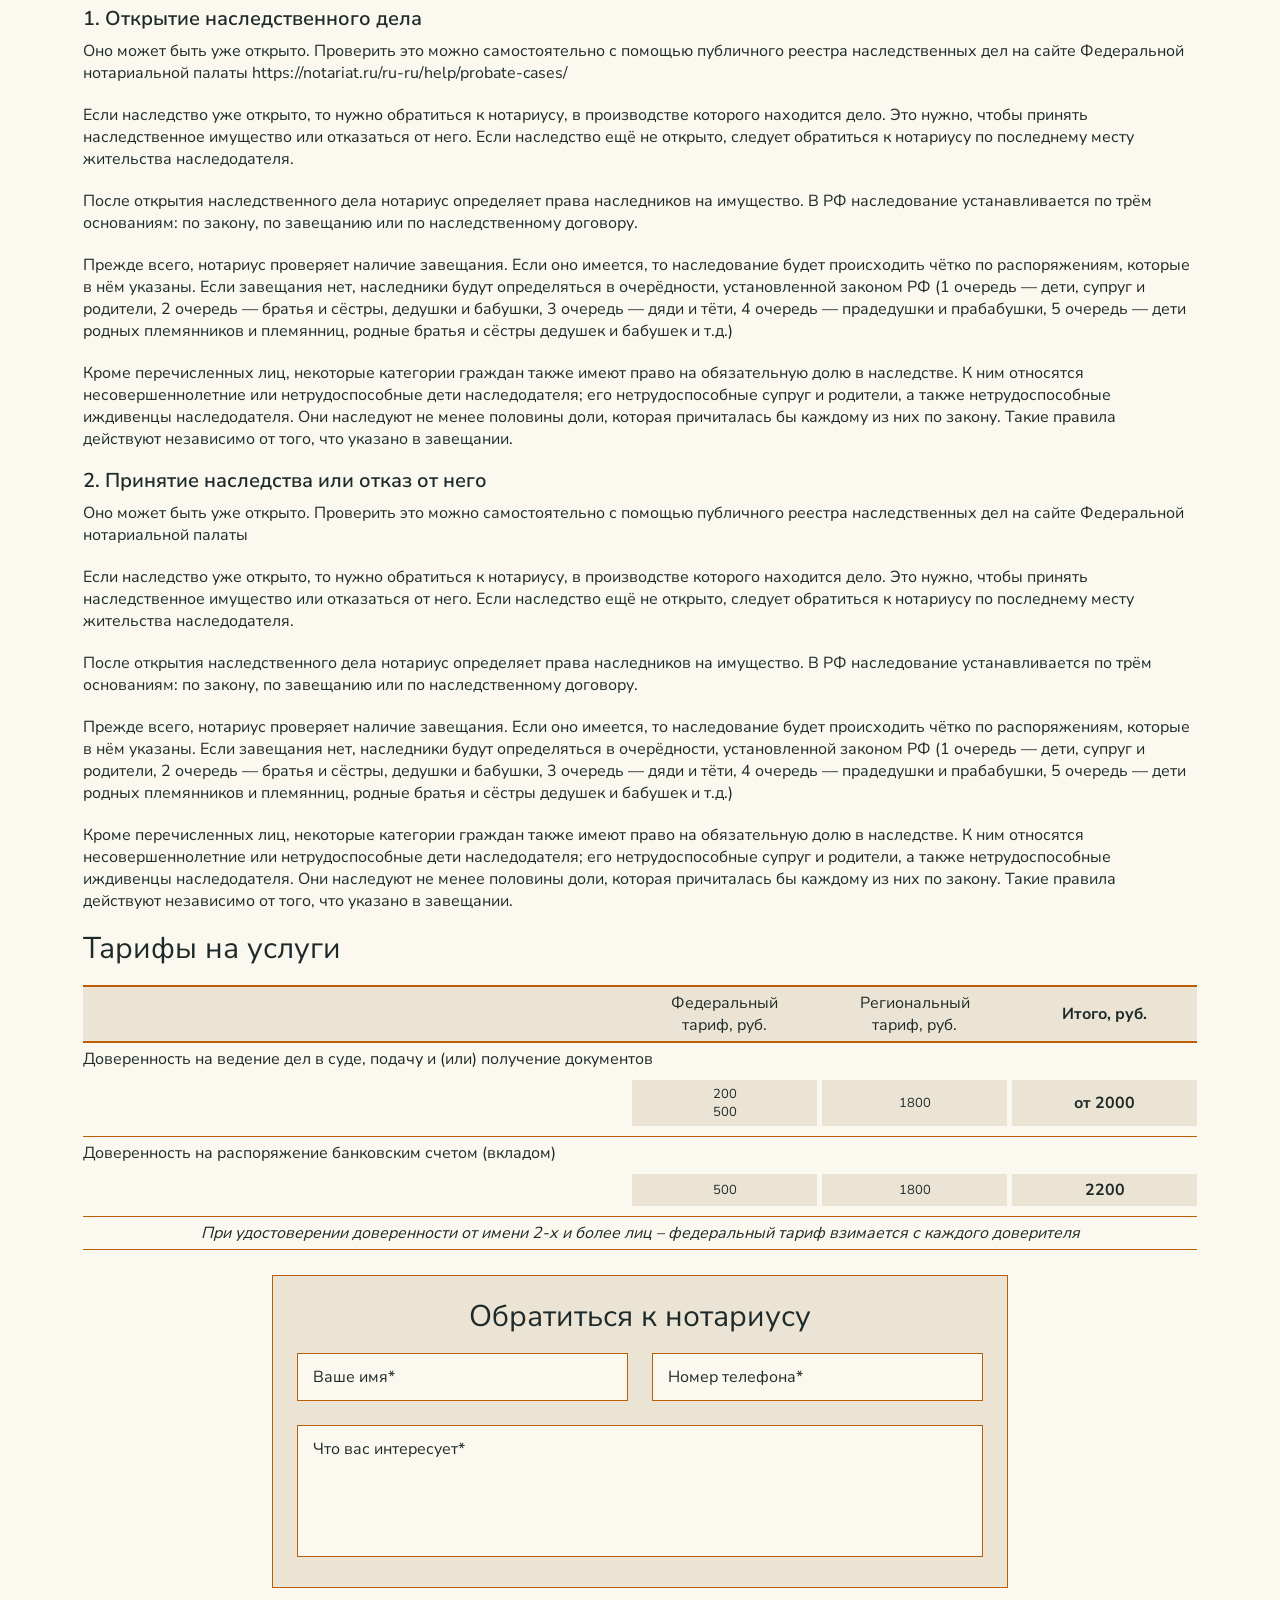
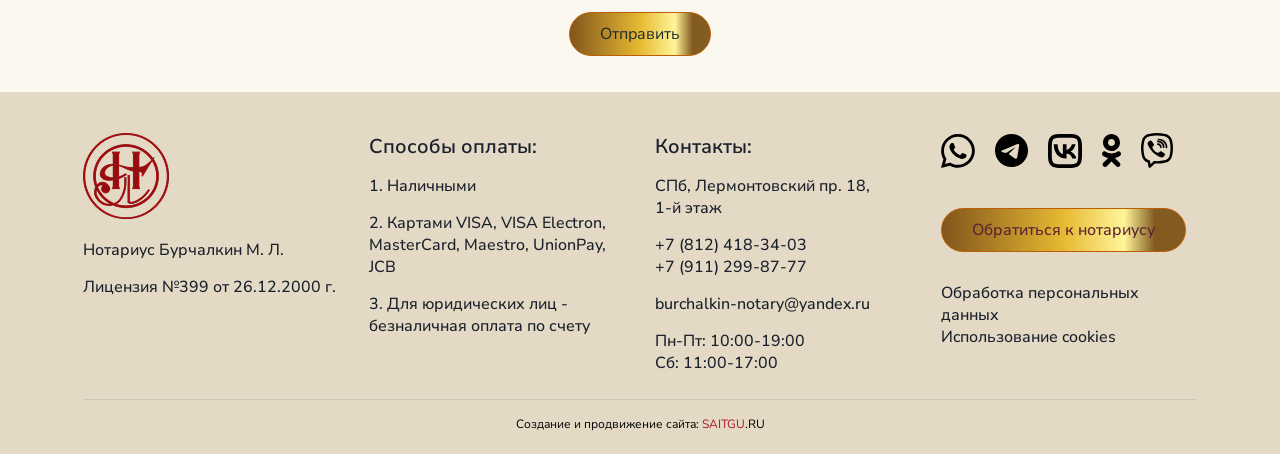
<file: usluga.html>
<!DOCTYPE html>
<html lang="ru">

<head>
    <meta charset="UTF-8">
    <meta name="viewport" content="width=device-width, initial-scale=1.0">
    <title>Нотариальное действие (раздел)</title>
    <link rel="stylesheet" href="css/slick.css">
    <link rel="stylesheet" href="css/fancybox.css">
    <link rel="stylesheet" href="css/splide.min.css">
    <link rel="stylesheet" href="css/jquery.modal.min.css">
    <link rel="stylesheet" href="css/main.css">
    <link rel="icon" href="img/favicon.svg" type="image/svg+xml">
</head>

<body>
    <header class="header-page">
        <div class="nb-container">
            <div class="logo-bg"></div>
            <ul class="top-contacts">
                <li class="top-contacts__item">
                    <svg viewBox="0 0 12 16" fill="none" xmlns="http://www.w3.org/2000/svg">
                        <path
                            d="M10.1658 8.93977C9.64175 10.0015 8.93246 11.0601 8.20575 12.01C7.48132 12.957 6.75442 13.7768 6.20768 14.3605C6.13503 14.438 6.06566 14.5113 6 14.5801C5.93434 14.5113 5.86497 14.438 5.79232 14.3605C5.24558 13.7768 4.51868 12.957 3.79425 12.01C3.06754 11.0601 2.35825 10.0015 1.83423 8.93977C1.3048 7.86708 1 6.86191 1 6C1 3.23858 3.23858 1 6 1C8.76142 1 11 3.23858 11 6C11 6.86191 10.6952 7.86708 10.1658 8.93977ZM6 16C6 16 12 10.3137 12 6C12 2.68629 9.31371 0 6 0C2.68629 0 0 2.68629 0 6C0 10.3137 6 16 6 16Z"
                            fill="#EBE4D4" />
                        <path
                            d="M6 8C4.89543 8 4 7.10457 4 6C4 4.89543 4.89543 4 6 4C7.10457 4 8 4.89543 8 6C8 7.10457 7.10457 8 6 8ZM6 9C7.65685 9 9 7.65685 9 6C9 4.34315 7.65685 3 6 3C4.34315 3 3 4.34315 3 6C3 7.65685 4.34315 9 6 9Z"
                            fill="#EBE4D4" />
                    </svg>
                    <a class="top-contacts__link" href="https://yandex.ru/maps/-/CLWBqMko" target="_blank">
                        г. Санкт-Петербург, Лермонтовский пр-т, 18
                    </a>
                </li>
                <li class="top-contacts__item">
                    <svg viewBox="0 0 16 16" fill="none" xmlns="http://www.w3.org/2000/svg">
                        <path
                            d="M11 6.5C11 6.22386 11.2239 6 11.5 6H12.5C12.7761 6 13 6.22386 13 6.5V7.5C13 7.77614 12.7761 8 12.5 8H11.5C11.2239 8 11 7.77614 11 7.5V6.5Z"
                            fill="#EBE4D4" />
                        <path
                            d="M8 6.5C8 6.22386 8.22386 6 8.5 6H9.5C9.77614 6 10 6.22386 10 6.5V7.5C10 7.77614 9.77614 8 9.5 8H8.5C8.22386 8 8 7.77614 8 7.5V6.5Z"
                            fill="#EBE4D4" />
                        <path
                            d="M3 9.5C3 9.22386 3.22386 9 3.5 9H4.5C4.77614 9 5 9.22386 5 9.5V10.5C5 10.7761 4.77614 11 4.5 11H3.5C3.22386 11 3 10.7761 3 10.5V9.5Z"
                            fill="#EBE4D4" />
                        <path
                            d="M6 9.5C6 9.22386 6.22386 9 6.5 9H7.5C7.77614 9 8 9.22386 8 9.5V10.5C8 10.7761 7.77614 11 7.5 11H6.5C6.22386 11 6 10.7761 6 10.5V9.5Z"
                            fill="#EBE4D4" />
                        <path
                            d="M3.5 0C3.77614 0 4 0.223858 4 0.5V1H12V0.5C12 0.223858 12.2239 0 12.5 0C12.7761 0 13 0.223858 13 0.5V1H14C15.1046 1 16 1.89543 16 3V14C16 15.1046 15.1046 16 14 16H2C0.895431 16 0 15.1046 0 14V3C0 1.89543 0.895431 1 2 1H3V0.5C3 0.223858 3.22386 0 3.5 0ZM1 4V14C1 14.5523 1.44772 15 2 15H14C14.5523 15 15 14.5523 15 14V4H1Z"
                            fill="#EBE4D4" />
                    </svg>
                    Пн-Пт: 10.00-19.00; Сб: 11.00-17.00
                </li>
                <li class="top-contacts__item">
                    <svg viewBox="0 0 16 16" fill="none" xmlns="http://www.w3.org/2000/svg">
                        <path
                            d="M15.8536 0.146447C16.0488 0.341709 16.0488 0.658291 15.8536 0.853553L11.7071 5H14.5C14.7761 5 15 5.22386 15 5.5C15 5.77614 14.7761 6 14.5 6H10.5C10.2239 6 10 5.77614 10 5.5V1.5C10 1.22386 10.2239 1 10.5 1C10.7761 1 11 1.22386 11 1.5V4.29289L15.1464 0.146447C15.3417 -0.0488155 15.6583 -0.0488155 15.8536 0.146447Z"
                            fill="#EBE4D4" />
                        <path
                            d="M3.65387 1.32849C3.40343 1.00649 2.92745 0.976861 2.639 1.26531L1.60508 2.29923C1.1216 2.78271 0.94387 3.46766 1.1551 4.06847C2.00338 6.48124 3.39215 8.74671 5.32272 10.6773C7.25329 12.6078 9.51876 13.9966 11.9315 14.8449C12.5323 15.0561 13.2173 14.8784 13.7008 14.3949L14.7347 13.361C15.0231 13.0726 14.9935 12.5966 14.6715 12.3461L12.3653 10.5524C12.2008 10.4245 11.9866 10.3793 11.7845 10.4298L9.59541 10.9771C9.00082 11.1257 8.37183 10.9515 7.93845 10.5181L5.48187 8.06155C5.04849 7.62817 4.87427 6.99919 5.02292 6.40459L5.57019 4.21553C5.62073 4.01336 5.57552 3.79918 5.44758 3.63468L3.65387 1.32849ZM1.88477 0.511076C2.62689 -0.231039 3.8515 -0.154797 4.49583 0.673634L6.28954 2.97983C6.6187 3.40304 6.73502 3.95409 6.60498 4.47423L6.05772 6.66329C5.99994 6.8944 6.06766 7.13888 6.2361 7.30732L8.69268 9.7639C8.86113 9.93235 9.1056 10.0001 9.33671 9.94229L11.5258 9.39502C12.0459 9.26499 12.597 9.3813 13.0202 9.71047L15.3264 11.5042C16.1548 12.1485 16.231 13.3731 15.4889 14.1152L14.455 15.1492C13.7153 15.8889 12.6089 16.2137 11.5778 15.8512C9.01754 14.9511 6.61438 13.4774 4.56849 11.4315C2.5226 9.38562 1.04895 6.98246 0.148838 4.42225C-0.213682 3.39112 0.11113 2.28472 0.85085 1.545L1.88477 0.511076Z"
                            fill="#EBE4D4" />
                    </svg>
                    <a class="top-contacts__link" href="tel:78124183403">
                        +7 (812) 418-34-03
                    </a>
                </li>
                <li class="top-contacts__item">
                    <svg viewBox="0 0 16 16" fill="none" xmlns="http://www.w3.org/2000/svg">
                        <path
                            d="M15.8536 0.146447C16.0488 0.341709 16.0488 0.658291 15.8536 0.853553L11.7071 5H14.5C14.7761 5 15 5.22386 15 5.5C15 5.77614 14.7761 6 14.5 6H10.5C10.2239 6 10 5.77614 10 5.5V1.5C10 1.22386 10.2239 1 10.5 1C10.7761 1 11 1.22386 11 1.5V4.29289L15.1464 0.146447C15.3417 -0.0488155 15.6583 -0.0488155 15.8536 0.146447Z"
                            fill="#EBE4D4" />
                        <path
                            d="M3.65387 1.32849C3.40343 1.00649 2.92745 0.976861 2.639 1.26531L1.60508 2.29923C1.1216 2.78271 0.94387 3.46766 1.1551 4.06847C2.00338 6.48124 3.39215 8.74671 5.32272 10.6773C7.25329 12.6078 9.51876 13.9966 11.9315 14.8449C12.5323 15.0561 13.2173 14.8784 13.7008 14.3949L14.7347 13.361C15.0231 13.0726 14.9935 12.5966 14.6715 12.3461L12.3653 10.5524C12.2008 10.4245 11.9866 10.3793 11.7845 10.4298L9.59541 10.9771C9.00082 11.1257 8.37183 10.9515 7.93845 10.5181L5.48187 8.06155C5.04849 7.62817 4.87427 6.99919 5.02292 6.40459L5.57019 4.21553C5.62073 4.01336 5.57552 3.79918 5.44758 3.63468L3.65387 1.32849ZM1.88477 0.511076C2.62689 -0.231039 3.8515 -0.154797 4.49583 0.673634L6.28954 2.97983C6.6187 3.40304 6.73502 3.95409 6.60498 4.47423L6.05772 6.66329C5.99994 6.8944 6.06766 7.13888 6.2361 7.30732L8.69268 9.7639C8.86113 9.93235 9.1056 10.0001 9.33671 9.94229L11.5258 9.39502C12.0459 9.26499 12.597 9.3813 13.0202 9.71047L15.3264 11.5042C16.1548 12.1485 16.231 13.3731 15.4889 14.1152L14.455 15.1492C13.7153 15.8889 12.6089 16.2137 11.5778 15.8512C9.01754 14.9511 6.61438 13.4774 4.56849 11.4315C2.5226 9.38562 1.04895 6.98246 0.148838 4.42225C-0.213682 3.39112 0.11113 2.28472 0.85085 1.545L1.88477 0.511076Z"
                            fill="#EBE4D4" />
                    </svg>
                    <a class="top-contacts__link" href="tel:79112998777">
                        +7 (911) 299-87-77
                    </a>
                </li>
                <li class="top-contacts__item">
                    <ul class="social-list">
                        <li class="social-list__item">
                            <a class="social-list__link" href="#">
                                <svg viewBox="0 0 34 34" fill="none" xmlns="http://www.w3.org/2000/svg">
                                    <path
                                        d="M28.9028 4.94369C25.7282 1.75291 21.4953 0 16.9879 0C7.70633 0 0.145402 7.56094 0.137325 16.8425C0.137325 19.8152 0.912804 22.7071 2.38298 25.2678L0 34L8.93417 31.6574C11.3979 32.9983 14.1687 33.7092 16.9879 33.7092H16.9959C26.2775 33.7092 33.8384 26.1483 33.8465 16.8586C33.8384 12.3592 32.0855 8.1264 28.9028 4.94369ZM16.9879 30.8577C14.4675 30.8577 12.0038 30.1791 9.85505 28.9028L9.34614 28.5959L4.04703 29.9853L5.46067 24.8154L5.12947 24.2823C3.72392 22.0527 2.98883 19.4759 2.98883 16.8344C2.98883 9.12806 9.27344 2.84343 16.9959 2.84343C20.736 2.84343 24.2499 4.30554 26.8994 6.94702C29.5409 9.59658 30.995 13.1105 30.995 16.8506C30.9869 24.5811 24.7023 30.8577 16.9879 30.8577ZM24.6699 20.3725C24.2499 20.1625 22.1819 19.1447 21.7942 18.9993C21.4065 18.862 21.1237 18.7893 20.8491 19.2093C20.5664 19.6294 19.7586 20.5826 19.5162 20.8572C19.2739 21.1399 19.0235 21.1723 18.6034 20.9622C18.1834 20.7522 16.8263 20.3079 15.2188 18.87C13.9667 17.7553 13.1266 16.374 12.8762 15.9539C12.6339 15.5339 12.852 15.3077 13.062 15.0976C13.2478 14.9119 13.482 14.6049 13.6921 14.3626C13.9021 14.1202 13.9748 13.9425 14.1121 13.6598C14.2494 13.3771 14.1848 13.1347 14.0798 12.9247C13.9748 12.7147 13.1347 10.6386 12.7793 9.79853C12.44 8.97458 12.0926 9.08767 11.8341 9.07959C11.5918 9.06344 11.3091 9.06344 11.0264 9.06344C10.7436 9.06344 10.2913 9.16845 9.90352 9.5885C9.51578 10.0086 8.43334 11.0264 8.43334 13.1024C8.43334 15.1784 9.94391 17.1737 10.1539 17.4564C10.364 17.7391 13.1185 21.9881 17.3433 23.8137C18.3449 24.2499 19.1285 24.5084 19.7424 24.7023C20.7522 25.0254 21.665 24.977 22.392 24.8719C23.1998 24.7508 24.88 23.8541 25.2354 22.8686C25.5828 21.8831 25.5827 21.043 25.4777 20.8653C25.3727 20.6876 25.09 20.5826 24.6699 20.3725Z" />
                                </svg>
                            </a>
                        </li>
                        <li class="social-list__item">
                            <a class="social-list__link" href="#">
                                <svg viewBox="0 0 33 33" fill="none" xmlns="http://www.w3.org/2000/svg">
                                    <path
                                        d="M33 16.5C33 25.6127 25.6127 33 16.5 33C7.3873 33 0 25.6127 0 16.5C0 7.3873 7.3873 0 16.5 0C25.6127 0 33 7.3873 33 16.5ZM17.0914 12.1811C15.4865 12.8486 12.279 14.2302 7.46894 16.3259C6.68785 16.6365 6.27869 16.9404 6.24144 17.2375C6.17849 17.7396 6.80731 17.9373 7.66361 18.2066C7.78009 18.2432 7.90077 18.2812 8.0245 18.3214C8.86696 18.5952 10.0002 18.9156 10.5894 18.9284C11.1238 18.9399 11.7202 18.7196 12.3787 18.2674C16.8729 15.2337 19.1929 13.7003 19.3385 13.6673C19.4413 13.6439 19.5837 13.6146 19.6801 13.7004C19.7766 13.7861 19.7671 13.9485 19.7569 13.9921C19.6946 14.2576 17.2263 16.5524 15.9489 17.74C15.5507 18.1102 15.2682 18.3728 15.2104 18.4328C15.0811 18.5672 14.9493 18.6942 14.8226 18.8164C14.0399 19.5709 13.453 20.1367 14.8551 21.0606C15.5288 21.5047 16.068 21.8718 16.6059 22.2381C17.1933 22.6382 17.7792 23.0372 18.5373 23.5341C18.7304 23.6607 18.9149 23.7922 19.0946 23.9203C19.7782 24.4076 20.3924 24.8455 21.1511 24.7757C21.592 24.7351 22.0475 24.3205 22.2788 23.084C22.8254 20.1619 23.8998 13.8304 24.1481 11.2214C24.1699 10.9928 24.1425 10.7003 24.1205 10.5719C24.0986 10.4435 24.0526 10.2605 23.8857 10.125C23.688 9.96462 23.3828 9.9308 23.2463 9.9332C22.6257 9.94413 21.6736 10.2752 17.0914 12.1811Z" />
                                </svg>
                            </a>
                        </li>
                        <li class="social-list__item">
                            <a class="social-list__link" href="#">
                                <svg viewBox="0 0 34 34" fill="none" xmlns="http://www.w3.org/2000/svg">
                                    <path
                                        d="M5.34516 5.3471C4.69569 6.00602 4.269 6.93115 4.03111 8.6889C3.78755 10.5108 3.78567 12.9237 3.78567 16.3958V17.6041C3.78567 21.0705 3.78755 23.4816 4.03111 25.3016C4.26711 27.0612 4.69568 27.992 5.34705 28.6566C6.00785 29.3042 6.93297 29.7328 8.68882 29.9688C10.5107 30.2124 12.9236 30.2161 16.3957 30.2161H17.604C21.0703 30.2161 23.4813 30.2124 25.3033 29.9688C27.061 29.7328 27.9918 29.3042 28.6564 28.6529C29.3039 27.9939 29.7325 27.0688 29.9685 25.3111C30.214 23.4891 30.2158 21.0762 30.2158 17.6041V16.3958C30.2158 12.9294 30.2121 10.5184 29.9704 8.69834C29.7325 6.9387 29.3039 6.00791 28.6526 5.34332C27.9937 4.69573 27.0685 4.26715 25.3108 4.03115C23.4889 3.78759 21.076 3.78381 17.604 3.78381H16.3957C12.9293 3.78381 10.5183 3.78759 8.69826 4.03115C6.93863 4.26715 6.00974 4.69573 5.34516 5.3471ZM16.3957 0.00776935H17.604C20.3321 0.00776935 23.1018 -0.0734158 25.8111 0.289085C27.9937 0.581728 29.842 1.20666 31.3184 2.66799L31.3335 2.68499C32.793 4.1652 33.4198 6.01357 33.7124 8.19801C34.073 10.9035 33.9919 13.6714 33.9919 16.3958V17.6041C33.9919 20.3304 34.0749 23.1002 33.7105 25.8114C33.4198 27.9939 32.793 29.8423 31.3317 31.3187L31.3147 31.3338C29.8364 32.7933 27.988 33.4182 25.8017 33.7127C23.0962 34.0734 20.3284 33.9922 17.604 33.9922H16.3957C13.6694 33.9922 10.8997 34.0734 8.19038 33.7109C6.00596 33.4182 4.1576 32.7933 2.68307 31.332L2.66608 31.315C1.20854 29.8348 0.581723 27.9864 0.289082 25.8019C-0.0734151 23.0983 0.00776928 20.3304 0.00776928 17.6041V16.3958C0.00776928 13.6695 -0.0734148 10.8998 0.29097 8.18857C0.581723 6.00602 1.20854 4.15764 2.66986 2.68121L2.68496 2.66611C4.16516 1.20666 6.01351 0.581728 8.19793 0.287197C10.9053 -0.0715276 13.6731 0.00776935 16.3957 0.00776935ZM5.73975 10.3504C5.921 19.1863 10.3389 24.4879 18.0873 24.4879H18.5404V19.4355C21.3838 19.7187 23.5361 21.8031 24.397 24.4879H28.4185C28.0062 22.9622 27.2751 21.5413 26.2734 20.3189C25.2717 19.0965 24.0221 18.1004 22.6072 17.3965C23.8748 16.6242 24.9697 15.599 25.8233 14.3847C26.677 13.1704 27.2712 11.7932 27.5689 10.339H23.9212C23.1283 13.1484 20.772 15.6972 18.5404 15.9351V10.3504H14.8815V20.1379C12.6159 19.5715 9.7612 16.8301 9.63659 10.3504H5.73975Z" />
                                </svg>
                            </a>
                        </li>
                        <li class="social-list__item">
                            <a class="social-list__link" href="#">
                                <svg viewBox="0 0 19 33" fill="none" xmlns="http://www.w3.org/2000/svg">
                                    <path
                                        d="M9.47729 17.0629C4.82979 17.0629 0.967017 13.1919 0.967017 8.61146C0.967017 3.8726 4.82979 0 9.47893 0C14.286 0 17.9892 3.87095 17.9892 8.61146C17.9855 9.72521 17.7632 10.8273 17.3348 11.8549C16.9065 12.8825 16.2805 13.8154 15.4927 14.6003C14.7049 15.3852 13.7707 16.0069 12.7434 16.4297C11.716 16.8525 10.6157 17.0682 9.50525 17.0645L9.47729 17.0629ZM9.47729 4.97811C7.50971 4.97811 6.01264 6.63638 6.01264 8.61311C6.01264 10.5865 7.50971 12.0881 9.47893 12.0881C11.5271 12.0881 12.9452 10.5865 12.9452 8.61311C12.9469 6.63473 11.5271 4.97811 9.47729 4.97811ZM12.8663 24.0953L17.675 28.7566C18.6209 29.7812 18.6209 31.2827 17.675 32.2315C16.6517 33.2562 15.074 33.2562 14.286 32.2315L9.47893 27.491L4.82979 32.2315C4.35763 32.7051 3.7259 32.941 3.01521 32.941C2.46409 32.941 1.834 32.7034 1.28124 32.2315C0.335286 31.2827 0.335286 29.7812 1.28124 28.7549L6.16728 24.0936C4.40282 23.5694 2.71017 22.8272 1.12824 21.8842C-0.0546105 21.2523 -0.289864 19.6732 0.340222 18.4868C1.12824 17.3021 2.54634 16.987 3.80816 17.7773C5.51679 18.8231 7.47973 19.3764 9.4814 19.3764C11.4831 19.3764 13.446 18.8231 15.1546 17.7773C16.4165 16.987 17.9119 17.3021 18.6209 18.4868C19.3316 19.6732 19.0141 21.2506 17.9102 21.8842C16.4148 22.833 14.6808 23.5441 12.8679 24.0969L12.8663 24.0953Z" />
                                </svg>
                            </a>
                        </li>
                        <li class="social-list__item">
                            <a class="social-list__link" href="#">
                                <svg viewBox="0 0 32 35" fill="none" xmlns="http://www.w3.org/2000/svg">
                                    <path
                                        d="M9.82405 7.57209C9.51794 7.52851 9.20572 7.58842 8.9396 7.74181H8.91654C8.2989 8.09407 7.74221 8.5376 7.26786 9.05959C6.87258 9.50311 6.65846 9.95145 6.60247 10.3838C6.56952 10.64 6.59258 10.8993 6.66999 11.1443L6.69964 11.1603C7.14434 12.4301 7.72409 13.6518 8.43231 14.8014C9.34591 16.416 10.4696 17.9093 11.7758 19.2447L11.8153 19.2992L11.8779 19.344L11.9158 19.3872L11.9619 19.4257C13.3404 20.6991 14.8801 21.7968 16.5439 22.6921C18.4462 23.6992 19.6008 24.1748 20.2942 24.3733V24.3829C20.4968 24.4438 20.6813 24.471 20.8674 24.471C21.4582 24.4298 22.0175 24.1963 22.4551 23.8081C22.9904 23.347 23.4433 22.8042 23.7958 22.2005V22.1893C24.1268 21.5809 24.0148 21.0076 23.5372 20.6185C22.5786 19.8026 21.5411 19.0787 20.4391 18.4569C19.7013 18.0679 18.9519 18.3032 18.6488 18.6971L18.0015 19.4913C17.6688 19.8852 17.066 19.8308 17.066 19.8308L17.0496 19.8404C12.5515 18.7243 11.3508 14.2971 11.3508 14.2971C11.3508 14.2971 11.2948 13.695 11.7115 13.3876L12.5219 12.7535C12.9106 12.4461 13.1807 11.7192 12.764 11.0018C12.1259 9.93131 11.3829 8.92322 10.5454 7.9916C10.3623 7.77284 10.1057 7.62375 9.82076 7.57048M17.4251 5.64746C17.2067 5.64746 16.9972 5.73181 16.8428 5.88195C16.6883 6.03209 16.6016 6.23572 16.6016 6.44805C16.6016 6.66038 16.6883 6.86402 16.8428 7.01416C16.9972 7.1643 17.2067 7.24865 17.4251 7.24865C19.5069 7.24865 21.2363 7.90993 22.605 9.17807C23.3083 9.87139 23.8567 10.6928 24.2158 11.5927C24.5765 12.4941 24.7412 13.4564 24.6984 14.4204C24.6892 14.6327 24.7671 14.8399 24.9151 14.9963C25.0631 15.1528 25.2689 15.2457 25.4873 15.2546C25.7057 15.2635 25.9188 15.1877 26.0797 15.0439C26.2407 14.9 26.3362 14.6999 26.3454 14.4876C26.3945 13.302 26.1921 12.1193 25.7508 11.013C25.3074 9.90114 24.6323 8.89044 23.7678 8.04444L23.7513 8.02842C22.0532 6.45126 19.9055 5.64746 17.4251 5.64746Z" />
                                    <path
                                        d="M16.8829 7.53104C16.6487 7.53104 16.4242 7.62278 16.2586 7.78607C16.093 7.94936 16 8.17083 16 8.40177C16 8.6327 16.093 8.85417 16.2586 9.01746C16.4242 9.18076 16.6487 9.27249 16.8829 9.27249H16.9129C18.5232 9.38569 19.6957 9.91509 20.5167 10.7841C21.359 11.6792 21.7951 12.792 21.7616 14.1677C21.7562 14.3987 21.844 14.6222 22.0058 14.7893C22.1675 14.9563 22.39 15.0532 22.6241 15.0585C22.8583 15.0638 23.085 14.9771 23.2543 14.8176C23.4237 14.6581 23.5219 14.4387 23.5273 14.2078C23.5697 12.4019 22.9799 10.8433 21.811 9.59989V9.5964C20.6156 8.33211 18.9752 7.66339 17.0012 7.53278L16.9711 7.5293L16.8829 7.53104Z" />
                                    <path
                                        d="M16.9613 10.3559C16.843 10.3456 16.7239 10.359 16.611 10.3954C16.498 10.4318 16.3937 10.4905 16.3041 10.568C16.2144 10.6454 16.1414 10.74 16.0894 10.8461C16.0374 10.9522 16.0074 11.0677 16.0012 11.1856C15.995 11.3034 16.0128 11.4214 16.0535 11.5323C16.0941 11.6432 16.1568 11.7448 16.2379 11.8311C16.3189 11.9174 16.4166 11.9865 16.5251 12.0344C16.6336 12.0823 16.7507 12.108 16.8694 12.1099C17.6081 12.1486 18.0799 12.37 18.3768 12.667C18.6755 12.9658 18.8982 13.4456 18.9388 14.196C18.941 14.3139 18.9671 14.4302 19.0154 14.5379C19.0638 14.6456 19.1334 14.7425 19.2202 14.8229C19.3071 14.9033 19.4092 14.9654 19.5207 15.0057C19.6322 15.0459 19.7507 15.0634 19.8691 15.0572C19.9876 15.0509 20.1035 15.021 20.2101 14.9693C20.3167 14.9175 20.4116 14.8449 20.4894 14.7559C20.5672 14.6668 20.6261 14.5631 20.6627 14.4509C20.6993 14.3387 20.7129 14.2204 20.7025 14.1029C20.6459 13.0484 20.3137 12.1169 19.6333 11.4315C18.9494 10.7461 18.0181 10.4122 16.9613 10.3559Z" />
                                    <path fill-rule="evenodd" clip-rule="evenodd"
                                        d="M7.98785 0.885746C13.2642 -0.295249 18.7358 -0.295249 24.0121 0.885746L24.5743 1.01027C26.1163 1.35642 27.5324 2.12342 28.6657 3.22624C29.7989 4.32906 30.605 5.7246 30.9946 7.25814C32.3351 12.5427 32.3351 18.0789 30.9946 23.3635C30.605 24.897 29.7989 26.2925 28.6657 27.3954C27.5324 28.4982 26.1163 29.2652 24.5743 29.6113L24.0105 29.7358C20.7057 30.4748 17.3149 30.7536 13.934 30.5644L9.5349 34.506C9.36905 34.6547 9.16639 34.7561 8.94806 34.7996C8.72974 34.8431 8.50375 34.8271 8.29369 34.7533C8.08364 34.6795 7.89721 34.5506 7.75387 34.3801C7.61053 34.2096 7.51554 34.0036 7.4788 33.7838L6.75088 29.4303C5.35541 28.9947 4.09466 28.2084 3.08887 27.1463C2.08308 26.0843 1.36579 24.7819 1.00541 23.3635C-0.335138 18.0789 -0.335138 12.5427 1.00541 7.25814C1.39498 5.7246 2.20108 4.32906 3.33434 3.22624C4.4676 2.12342 5.88374 1.35642 7.42574 1.01027L7.98785 0.885746ZM23.4699 3.31483C18.5507 2.2137 13.4493 2.2137 8.53007 3.31483L7.9663 3.44101C6.87352 3.68705 5.87005 4.2311 5.067 5.01295C4.26395 5.79479 3.69265 6.78391 3.41635 7.87081C2.17771 12.7533 2.17771 17.8683 3.41635 22.7508C3.69278 23.8379 4.26433 24.8272 5.06769 25.609C5.87105 26.3909 6.87487 26.9348 7.96796 27.1806L8.11719 27.2138C8.3586 27.2679 8.57843 27.3928 8.74856 27.5726C8.9187 27.7524 9.03141 27.979 9.07228 28.2233L9.55977 31.1422L12.6638 28.3611C12.7878 28.2497 12.9328 28.1644 13.0903 28.1102C13.2478 28.056 13.4146 28.034 13.5808 28.0456C16.8955 28.28 20.2266 28.0311 23.4699 27.3068L24.032 27.1806C25.1251 26.9348 26.1289 26.3909 26.9323 25.609C27.7357 24.8272 28.3072 23.8379 28.5836 22.7508C29.8206 17.8694 29.8206 12.7539 28.5836 7.87081C28.3072 6.7837 27.7357 5.79443 26.9323 5.01257C26.1289 4.23071 25.1251 3.68677 24.032 3.44101L23.4699 3.31483Z" />
                                </svg>
                            </a>
                        </li>
                    </ul>
                </li>
            </ul>
            <div class="menu-wrap">
                <a class="logo-link" href="">
                    <img class="logo" src="img/logo.png" alt="">
                </a>
                <nav class="main-nav">
                    <input type="checkbox" id="toggle-menu" class="toggle-menu">
                    <label for="toggle-menu" class="burger-btn">
                        <span></span>
                    </label>

                    <ul class="menu-list">
                        <li class="menu-list__item menu-list__item--active">
                            <a class="menu-list__link" href="#">Главная</a>
                        </li>
                        <li class="menu-list__item">
                            <a class="menu-list__link" href="#">Лицензия</a>
                        </li>
                        <li class="menu-list__item">
                            <a class="menu-list__link" href="#">Нотариальные действия</a>
                        </li>
                        <li class="menu-list__item">
                            <a class="menu-list__link" href="#">Выезд</a>
                        </li>
                        <li class="menu-list__item">
                            <a class="menu-list__link" href="#">Цены</a>
                        </li>
                        <li class="menu-list__item">
                            <a class="menu-list__link" href="#">Отзывы</a>
                        </li>
                        <!-- <li class="menu__item">
                            <a class="menu__link" href="#">Новости</a>
                        </li> -->
                        <li class="menu-list__item">
                            <a class="menu-list__link" href="#">Контакты</a>
                        </li>
                    </ul>
                </nav>
                <button class="accent-btn" type="button" data-modal="#main-form">Обратиться к нотариусу</button>
            </div>
        </div>
    </header>

    <main class="main">
        <div class="nb-container">
            <section class="s-page">
                
                <h1>Удостоверение доверенностей</h1>
                <ul class="uslugi-list">
                    <li class="uslugi-list__item">
                        <a class="uslugi-list__link" href="#">
                            <h4>Машиночитаемая доверенность</h4>
                        </a>
                    </li>
                    <li class="uslugi-list__item">
                        <a class="uslugi-list__link" href="#">
                            <h4>Доверенность на управление автомобилем</h4>
                        </a>
                    </li>
                    <li class="uslugi-list__item">
                        <a class="uslugi-list__link" href="#">
                            <h4>Доверенность на продажу автомобиля</h4>
                        </a>
                    </li>
                </ul>

                <div class="notary-action">
                    <div class="notary-action__left">
                        <ul class="notary-action__links">
                            <li class="notary-action__links-item">
                                <a class="notary-action__links-link" href="#link1">Порядок оформления прав</a>
                            </li>
                            <li class="notary-action__links-item">
                                <a class="notary-action__links-link" href="#link2">Какие документы нужны</a>
                            </li>
                            <li class="notary-action__links-item">
                                <a class="notary-action__links-link" href="#link3">Стоимость услуг нотариуса</a>
                            </li>
                        </ul>
                        <!-- <button class="accent-btn" type="button" data-modal="#main-form">Обратиться к нотариусу</button> -->
                    </div>
                    
                    <div class="notary-action__content">
                        <h2 id="link1">Как происходит оформление прав на наследство?</h2>
                        <h3>1. Открытие наследственного дела</h3>
                        <p>Оно может быть уже открыто. Проверить это можно самостоятельно с помощью публичного
                            реестра наследственных дел на сайте Федеральной нотариальной
                            палаты https://notariat.ru/ru-ru/help/probate-cases/</p>
                        <p>Если наследство уже открыто, то нужно обратиться к нотариусу, в производстве которого
                            находится дело. Это нужно, чтобы принять наследственное имущество или отказаться от
                            него. Если наследство ещё не открыто, следует обратиться к нотариусу по последнему месту
                            жительства наследодателя.</p>
                        <p>После открытия наследственного дела нотариус определяет права наследников на имущество. В
                            РФ наследование устанавливается по трём основаниям: по закону, по завещанию или по
                            наследственному договору.</p>
                        <p>Прежде всего, нотариус проверяет наличие завещания. Если оно имеется, то наследование
                            будет происходить чётко по распоряжениям, которые в нём указаны. Если завещания нет,
                            наследники будут определяться в очерёдности, установленной законом РФ (1 очередь — дети,
                            супруг и родители, 2 очередь — братья и сёстры, дедушки и бабушки, 3 очередь — дяди и
                            тёти, 4 очередь — прадедушки и прабабушки, 5 очередь — дети родных племянников и
                            племянниц, родные братья и сёстры дедушек и бабушек и т.д.)</p>
                        <p>Кроме перечисленных лиц, некоторые категории граждан также имеют право на обязательную
                            долю в наследстве. К ним относятся несовершеннолетние или нетрудоспособные дети
                            наследодателя; его нетрудоспособные супруг и родители, а также нетрудоспособные
                            иждивенцы наследодателя. Они наследуют не менее половины доли, которая причиталась бы
                            каждому из них по закону. Такие правила действуют независимо от того, что указано в
                            завещании.</p>
                        <h3>2. Принятие наследства или отказ от него</h3>
                        <p>Оно может быть уже открыто. Проверить это можно самостоятельно с помощью публичного
                            реестра наследственных дел на сайте Федеральной нотариальной
                            палаты </p>
                        <p>Если наследство уже открыто, то нужно обратиться к нотариусу, в производстве которого
                            находится дело. Это нужно, чтобы принять наследственное имущество или отказаться от
                            него. Если наследство ещё не открыто, следует обратиться к нотариусу по последнему месту
                            жительства наследодателя.</p>
                        <p>После открытия наследственного дела нотариус определяет права наследников на имущество. В
                            РФ наследование устанавливается по трём основаниям: по закону, по завещанию или по
                            наследственному договору.</p>
                        <p>Прежде всего, нотариус проверяет наличие завещания. Если оно имеется, то наследование
                            будет происходить чётко по распоряжениям, которые в нём указаны. Если завещания нет,
                            наследники будут определяться в очерёдности, установленной законом РФ (1 очередь — дети,
                            супруг и родители, 2 очередь — братья и сёстры, дедушки и бабушки, 3 очередь — дяди и
                            тёти, 4 очередь — прадедушки и прабабушки, 5 очередь — дети родных племянников и
                            племянниц, родные братья и сёстры дедушек и бабушек и т.д.)</p>
                        <p>Кроме перечисленных лиц, некоторые категории граждан также имеют право на обязательную
                            долю в наследстве. К ним относятся несовершеннолетние или нетрудоспособные дети
                            наследодателя; его нетрудоспособные супруг и родители, а также нетрудоспособные
                            иждивенцы наследодателя. Они наследуют не менее половины доли, которая причиталась бы
                            каждому из них по закону. Такие правила действуют независимо от того, что указано в
                            завещании.</p>
                        <h2 id="link2">Какие документы нужны?</h2>
                        <h3>1. Открытие наследственного дела</h3>
                        <p>Оно может быть уже открыто. Проверить это можно самостоятельно с помощью публичного
                            реестра наследственных дел на сайте Федеральной нотариальной
                            палаты https://notariat.ru/ru-ru/help/probate-cases/</p>
                        <p>Если наследство уже открыто, то нужно обратиться к нотариусу, в производстве которого
                            находится дело. Это нужно, чтобы принять наследственное имущество или отказаться от
                            него. Если наследство ещё не открыто, следует обратиться к нотариусу по последнему месту
                            жительства наследодателя.</p>
                        <p>После открытия наследственного дела нотариус определяет права наследников на имущество. В
                            РФ наследование устанавливается по трём основаниям: по закону, по завещанию или по
                            наследственному договору.</p>
                        <p>Прежде всего, нотариус проверяет наличие завещания. Если оно имеется, то наследование
                            будет происходить чётко по распоряжениям, которые в нём указаны. Если завещания нет,
                            наследники будут определяться в очерёдности, установленной законом РФ (1 очередь — дети,
                            супруг и родители, 2 очередь — братья и сёстры, дедушки и бабушки, 3 очередь — дяди и
                            тёти, 4 очередь — прадедушки и прабабушки, 5 очередь — дети родных племянников и
                            племянниц, родные братья и сёстры дедушек и бабушек и т.д.)</p>
                        <p>Кроме перечисленных лиц, некоторые категории граждан также имеют право на обязательную
                            долю в наследстве. К ним относятся несовершеннолетние или нетрудоспособные дети
                            наследодателя; его нетрудоспособные супруг и родители, а также нетрудоспособные
                            иждивенцы наследодателя. Они наследуют не менее половины доли, которая причиталась бы
                            каждому из них по закону. Такие правила действуют независимо от того, что указано в
                            завещании.</p>
                        <h3>2. Принятие наследства или отказ от него</h3>
                        <p>Оно может быть уже открыто. Проверить это можно самостоятельно с помощью публичного
                            реестра наследственных дел на сайте Федеральной нотариальной
                            палаты </p>
                        <p>Если наследство уже открыто, то нужно обратиться к нотариусу, в производстве которого
                            находится дело. Это нужно, чтобы принять наследственное имущество или отказаться от
                            него. Если наследство ещё не открыто, следует обратиться к нотариусу по последнему месту
                            жительства наследодателя.</p>
                        <p>После открытия наследственного дела нотариус определяет права наследников на имущество. В
                            РФ наследование устанавливается по трём основаниям: по закону, по завещанию или по
                            наследственному договору.</p>
                        <p>Прежде всего, нотариус проверяет наличие завещания. Если оно имеется, то наследование
                            будет происходить чётко по распоряжениям, которые в нём указаны. Если завещания нет,
                            наследники будут определяться в очерёдности, установленной законом РФ (1 очередь — дети,
                            супруг и родители, 2 очередь — братья и сёстры, дедушки и бабушки, 3 очередь — дяди и
                            тёти, 4 очередь — прадедушки и прабабушки, 5 очередь — дети родных племянников и
                            племянниц, родные братья и сёстры дедушек и бабушек и т.д.)</p>
                        <p>Кроме перечисленных лиц, некоторые категории граждан также имеют право на обязательную
                            долю в наследстве. К ним относятся несовершеннолетние или нетрудоспособные дети
                            наследодателя; его нетрудоспособные супруг и родители, а также нетрудоспособные
                            иждивенцы наследодателя. Они наследуют не менее половины доли, которая причиталась бы
                            каждому из них по закону. Такие правила действуют независимо от того, что указано в
                            завещании.</p>
                        <h2 id="link3">Тарифы на услуги</h2>
                        <div class="price-group">
                            <div class="price-group__list">
                                <div class="price-group__subtitle">
                                <span>Федеральный<br> тариф, руб.</span>
                                <span>Региональный<br> тариф, руб.</span>
                                <span>Итого, руб.</span>
                                </div>
                                <div class="price-group__item">
                                <h4>Доверенность на ведение дел в суде, подачу и (или) получение документов</h4>
                                <div class="price-group__item-inner">
                                    <div class="price-group__item-row">
                                    <span>200<br>500</span>
                                    <span>1800</span>
                                    <span>от 2000</span>
                                    </div>
                                </div>
                                </div>
                                <div class="price-group__item">
                                <h4>Доверенность на распоряжение банковским счетом (вкладом)</h4>
                                <div class="price-group__item-inner">
                                    <div class="price-group__item-row">
                                    <span>500</span>
                                    <span>1800</span>
                                    <span>2200</span>
                                    </div>
                                </div>
                                </div>
                                <div class="price-group__item price-group__item--comment">
                                При удостоверении доверенности от имени 2-х и более лиц – федеральный тариф взимается с каждого доверителя
                                </div>
                            </div>
                            <form class="main-form" action="#">
                                <div class="main-form__inner">
                                    <h2>Обратиться к нотариусу</h2>
                                    <div class="main-form__input-wrap">
                                        <input class="main-form__input" type="text" placeholder="Ваше имя*">
                                        <input class="main-form__input" type="tel" placeholder="Номер телефона*">
                                    </div>
                                    <textarea class="main-form__textarea" placeholder="Что вас интересует*"></textarea>
                                </div>
                                <button class="accent-btn" type="submit">Отправить</button>
                            </form>
                        </div>
                    </div>
                    
                </div>

            </section>
        </div>
    </main>

    <footer class="footer">
        <div class="nb-container">
            <div class="footer-top">
                <div class="footer-top__item">
                    <a class="footer-top__logo" href="/">
                        <img src="img/logo.png" alt="лого">
                    </a>
                    <p>Нотариус Бурчалкин М. Л.</p>
                    <p>Лицензия №399 от 26.12.2000 г.</p>
                </div>
                <div class="footer-top__item">
                    <h5>Способы оплаты:</h5>
                    <p>1. Наличными</p>
                    <p>2. Картами VISA, VISA Electron, MasterCard, Maestro, UnionPay, JCB</p>
                    <p>3. Для юридических лиц - безналичная оплата по счету</p>
                </div>
                <div class="footer-top__item">
                    <h5>Контакты:</h5>
                    <p>СПб, Лермонтовский пр. 18,<br>1-й этаж</p>
                    <p><a class="footer-top__link" href="tel:78124183403"> +7 (812) 418-34-03</a><br>
                        <a class="footer-top__link" href="tel:79112998777"> +7 (911) 299-87-77</a>
                    </p>
                    <p><a class="footer-top__link"
                            href="mailto:burchalkin-notary@yandex.ru">burchalkin-notary@yandex.ru</a></p>
                    <p>Пн-Пт: 10:00-19:00<br>
                        Сб: 11:00-17:00<br>
                        <!-- Вс: выходной -->
                    </p>
                </div>
                <div class="footer-top__item">
                    <ul class="social-list">
                        <li class="social-list__item">
                            <a class="social-list__link" href="#">
                                <svg width="34" height="34" viewBox="0 0 34 34" fill="none"
                                    xmlns="http://www.w3.org/2000/svg">
                                    <path
                                        d="M28.9028 4.94369C25.7282 1.75291 21.4953 0 16.9879 0C7.70633 0 0.145402 7.56094 0.137325 16.8425C0.137325 19.8152 0.912804 22.7071 2.38298 25.2678L0 34L8.93417 31.6574C11.3979 32.9983 14.1687 33.7092 16.9879 33.7092H16.9959C26.2775 33.7092 33.8384 26.1483 33.8465 16.8586C33.8384 12.3592 32.0855 8.1264 28.9028 4.94369ZM16.9879 30.8577C14.4675 30.8577 12.0038 30.1791 9.85505 28.9028L9.34614 28.5959L4.04703 29.9853L5.46067 24.8154L5.12947 24.2823C3.72392 22.0527 2.98883 19.4759 2.98883 16.8344C2.98883 9.12806 9.27344 2.84343 16.9959 2.84343C20.736 2.84343 24.2499 4.30554 26.8994 6.94702C29.5409 9.59658 30.995 13.1105 30.995 16.8506C30.9869 24.5811 24.7023 30.8577 16.9879 30.8577ZM24.6699 20.3725C24.2499 20.1625 22.1819 19.1447 21.7942 18.9993C21.4065 18.862 21.1237 18.7893 20.8491 19.2093C20.5664 19.6294 19.7586 20.5826 19.5162 20.8572C19.2739 21.1399 19.0235 21.1723 18.6034 20.9622C18.1834 20.7522 16.8263 20.3079 15.2188 18.87C13.9667 17.7553 13.1266 16.374 12.8762 15.9539C12.6339 15.5339 12.852 15.3077 13.062 15.0976C13.2478 14.9119 13.482 14.6049 13.6921 14.3626C13.9021 14.1202 13.9748 13.9425 14.1121 13.6598C14.2494 13.3771 14.1848 13.1347 14.0798 12.9247C13.9748 12.7147 13.1347 10.6386 12.7793 9.79853C12.44 8.97458 12.0926 9.08767 11.8341 9.07959C11.5918 9.06344 11.3091 9.06344 11.0264 9.06344C10.7436 9.06344 10.2913 9.16845 9.90352 9.5885C9.51578 10.0086 8.43334 11.0264 8.43334 13.1024C8.43334 15.1784 9.94391 17.1737 10.1539 17.4564C10.364 17.7391 13.1185 21.9881 17.3433 23.8137C18.3449 24.2499 19.1285 24.5084 19.7424 24.7023C20.7522 25.0254 21.665 24.977 22.392 24.8719C23.1998 24.7508 24.88 23.8541 25.2354 22.8686C25.5828 21.8831 25.5827 21.043 25.4777 20.8653C25.3727 20.6876 25.09 20.5826 24.6699 20.3725Z" />
                                </svg>
                            </a>
                        </li>
                        <li class="social-list__item">
                            <a class="social-list__link" href="#">
                                <svg width="33" height="33" viewBox="0 0 33 33" fill="none"
                                    xmlns="http://www.w3.org/2000/svg">
                                    <path
                                        d="M33 16.5C33 25.6127 25.6127 33 16.5 33C7.3873 33 0 25.6127 0 16.5C0 7.3873 7.3873 0 16.5 0C25.6127 0 33 7.3873 33 16.5ZM17.0914 12.1811C15.4865 12.8486 12.279 14.2302 7.46894 16.3259C6.68785 16.6365 6.27869 16.9404 6.24144 17.2375C6.17849 17.7396 6.80731 17.9373 7.66361 18.2066C7.78009 18.2432 7.90077 18.2812 8.0245 18.3214C8.86696 18.5952 10.0002 18.9156 10.5894 18.9284C11.1238 18.9399 11.7202 18.7196 12.3787 18.2674C16.8729 15.2337 19.1929 13.7003 19.3385 13.6673C19.4413 13.6439 19.5837 13.6146 19.6801 13.7004C19.7766 13.7861 19.7671 13.9485 19.7569 13.9921C19.6946 14.2576 17.2263 16.5524 15.9489 17.74C15.5507 18.1102 15.2682 18.3728 15.2104 18.4328C15.0811 18.5672 14.9493 18.6942 14.8226 18.8164C14.0399 19.5709 13.453 20.1367 14.8551 21.0606C15.5288 21.5047 16.068 21.8718 16.6059 22.2381C17.1933 22.6382 17.7792 23.0372 18.5373 23.5341C18.7304 23.6607 18.9149 23.7922 19.0946 23.9203C19.7782 24.4076 20.3924 24.8455 21.1511 24.7757C21.592 24.7351 22.0475 24.3205 22.2788 23.084C22.8254 20.1619 23.8998 13.8304 24.1481 11.2214C24.1699 10.9928 24.1425 10.7003 24.1205 10.5719C24.0986 10.4435 24.0526 10.2605 23.8857 10.125C23.688 9.96462 23.3828 9.9308 23.2463 9.9332C22.6257 9.94413 21.6736 10.2752 17.0914 12.1811Z" />
                                </svg>
                            </a>
                        </li>
                        <li class="social-list__item">
                            <a class="social-list__link" href="#">
                                <svg width="34" height="34" viewBox="0 0 34 34" fill="none"
                                    xmlns="http://www.w3.org/2000/svg">
                                    <path
                                        d="M5.34516 5.3471C4.69569 6.00602 4.269 6.93115 4.03111 8.6889C3.78755 10.5108 3.78567 12.9237 3.78567 16.3958V17.6041C3.78567 21.0705 3.78755 23.4816 4.03111 25.3016C4.26711 27.0612 4.69568 27.992 5.34705 28.6566C6.00785 29.3042 6.93297 29.7328 8.68882 29.9688C10.5107 30.2124 12.9236 30.2161 16.3957 30.2161H17.604C21.0703 30.2161 23.4813 30.2124 25.3033 29.9688C27.061 29.7328 27.9918 29.3042 28.6564 28.6529C29.3039 27.9939 29.7325 27.0688 29.9685 25.3111C30.214 23.4891 30.2158 21.0762 30.2158 17.6041V16.3958C30.2158 12.9294 30.2121 10.5184 29.9704 8.69834C29.7325 6.9387 29.3039 6.00791 28.6526 5.34332C27.9937 4.69573 27.0685 4.26715 25.3108 4.03115C23.4889 3.78759 21.076 3.78381 17.604 3.78381H16.3957C12.9293 3.78381 10.5183 3.78759 8.69826 4.03115C6.93863 4.26715 6.00974 4.69573 5.34516 5.3471ZM16.3957 0.00776935H17.604C20.3321 0.00776935 23.1018 -0.0734158 25.8111 0.289085C27.9937 0.581728 29.842 1.20666 31.3184 2.66799L31.3335 2.68499C32.793 4.1652 33.4198 6.01357 33.7124 8.19801C34.073 10.9035 33.9919 13.6714 33.9919 16.3958V17.6041C33.9919 20.3304 34.0749 23.1002 33.7105 25.8114C33.4198 27.9939 32.793 29.8423 31.3317 31.3187L31.3147 31.3338C29.8364 32.7933 27.988 33.4182 25.8017 33.7127C23.0962 34.0734 20.3284 33.9922 17.604 33.9922H16.3957C13.6694 33.9922 10.8997 34.0734 8.19038 33.7109C6.00596 33.4182 4.1576 32.7933 2.68307 31.332L2.66608 31.315C1.20854 29.8348 0.581723 27.9864 0.289082 25.8019C-0.0734151 23.0983 0.00776928 20.3304 0.00776928 17.6041V16.3958C0.00776928 13.6695 -0.0734148 10.8998 0.29097 8.18857C0.581723 6.00602 1.20854 4.15764 2.66986 2.68121L2.68496 2.66611C4.16516 1.20666 6.01351 0.581728 8.19793 0.287197C10.9053 -0.0715276 13.6731 0.00776935 16.3957 0.00776935ZM5.73975 10.3504C5.921 19.1863 10.3389 24.4879 18.0873 24.4879H18.5404V19.4355C21.3838 19.7187 23.5361 21.8031 24.397 24.4879H28.4185C28.0062 22.9622 27.2751 21.5413 26.2734 20.3189C25.2717 19.0965 24.0221 18.1004 22.6072 17.3965C23.8748 16.6242 24.9697 15.599 25.8233 14.3847C26.677 13.1704 27.2712 11.7932 27.5689 10.339H23.9212C23.1283 13.1484 20.772 15.6972 18.5404 15.9351V10.3504H14.8815V20.1379C12.6159 19.5715 9.7612 16.8301 9.63659 10.3504H5.73975Z" />
                                </svg>
                            </a>
                        </li>
                        <li class="social-list__item">
                            <a class="social-list__link" href="#">
                                <svg width="19" height="33" viewBox="0 0 19 33" fill="none"
                                    xmlns="http://www.w3.org/2000/svg">
                                    <path
                                        d="M9.47729 17.0629C4.82979 17.0629 0.967017 13.1919 0.967017 8.61146C0.967017 3.8726 4.82979 0 9.47893 0C14.286 0 17.9892 3.87095 17.9892 8.61146C17.9855 9.72521 17.7632 10.8273 17.3348 11.8549C16.9065 12.8825 16.2805 13.8154 15.4927 14.6003C14.7049 15.3852 13.7707 16.0069 12.7434 16.4297C11.716 16.8525 10.6157 17.0682 9.50525 17.0645L9.47729 17.0629ZM9.47729 4.97811C7.50971 4.97811 6.01264 6.63638 6.01264 8.61311C6.01264 10.5865 7.50971 12.0881 9.47893 12.0881C11.5271 12.0881 12.9452 10.5865 12.9452 8.61311C12.9469 6.63473 11.5271 4.97811 9.47729 4.97811ZM12.8663 24.0953L17.675 28.7566C18.6209 29.7812 18.6209 31.2827 17.675 32.2315C16.6517 33.2562 15.074 33.2562 14.286 32.2315L9.47893 27.491L4.82979 32.2315C4.35763 32.7051 3.7259 32.941 3.01521 32.941C2.46409 32.941 1.834 32.7034 1.28124 32.2315C0.335286 31.2827 0.335286 29.7812 1.28124 28.7549L6.16728 24.0936C4.40282 23.5694 2.71017 22.8272 1.12824 21.8842C-0.0546105 21.2523 -0.289864 19.6732 0.340222 18.4868C1.12824 17.3021 2.54634 16.987 3.80816 17.7773C5.51679 18.8231 7.47973 19.3764 9.4814 19.3764C11.4831 19.3764 13.446 18.8231 15.1546 17.7773C16.4165 16.987 17.9119 17.3021 18.6209 18.4868C19.3316 19.6732 19.0141 21.2506 17.9102 21.8842C16.4148 22.833 14.6808 23.5441 12.8679 24.0969L12.8663 24.0953Z" />
                                </svg>
                            </a>
                        </li>
                        <li class="social-list__item">
                            <a class="social-list__link" href="#">
                                <svg width="32" height="35" viewBox="0 0 32 35" fill="none"
                                    xmlns="http://www.w3.org/2000/svg">
                                    <path
                                        d="M9.82405 7.57209C9.51794 7.52851 9.20572 7.58842 8.9396 7.74181H8.91654C8.2989 8.09407 7.74221 8.5376 7.26786 9.05959C6.87258 9.50311 6.65846 9.95145 6.60247 10.3838C6.56952 10.64 6.59258 10.8993 6.66999 11.1443L6.69964 11.1603C7.14434 12.4301 7.72409 13.6518 8.43231 14.8014C9.34591 16.416 10.4696 17.9093 11.7758 19.2447L11.8153 19.2992L11.8779 19.344L11.9158 19.3872L11.9619 19.4257C13.3404 20.6991 14.8801 21.7968 16.5439 22.6921C18.4462 23.6992 19.6008 24.1748 20.2942 24.3733V24.3829C20.4968 24.4438 20.6813 24.471 20.8674 24.471C21.4582 24.4298 22.0175 24.1963 22.4551 23.8081C22.9904 23.347 23.4433 22.8042 23.7958 22.2005V22.1893C24.1268 21.5809 24.0148 21.0076 23.5372 20.6185C22.5786 19.8026 21.5411 19.0787 20.4391 18.4569C19.7013 18.0679 18.9519 18.3032 18.6488 18.6971L18.0015 19.4913C17.6688 19.8852 17.066 19.8308 17.066 19.8308L17.0496 19.8404C12.5515 18.7243 11.3508 14.2971 11.3508 14.2971C11.3508 14.2971 11.2948 13.695 11.7115 13.3876L12.5219 12.7535C12.9106 12.4461 13.1807 11.7192 12.764 11.0018C12.1259 9.93131 11.3829 8.92322 10.5454 7.9916C10.3623 7.77284 10.1057 7.62375 9.82076 7.57048M17.4251 5.64746C17.2067 5.64746 16.9972 5.73181 16.8428 5.88195C16.6883 6.03209 16.6016 6.23572 16.6016 6.44805C16.6016 6.66038 16.6883 6.86402 16.8428 7.01416C16.9972 7.1643 17.2067 7.24865 17.4251 7.24865C19.5069 7.24865 21.2363 7.90993 22.605 9.17807C23.3083 9.87139 23.8567 10.6928 24.2158 11.5927C24.5765 12.4941 24.7412 13.4564 24.6984 14.4204C24.6892 14.6327 24.7671 14.8399 24.9151 14.9963C25.0631 15.1528 25.2689 15.2457 25.4873 15.2546C25.7057 15.2635 25.9188 15.1877 26.0797 15.0439C26.2407 14.9 26.3362 14.6999 26.3454 14.4876C26.3945 13.302 26.1921 12.1193 25.7508 11.013C25.3074 9.90114 24.6323 8.89044 23.7678 8.04444L23.7513 8.02842C22.0532 6.45126 19.9055 5.64746 17.4251 5.64746Z" />
                                    <path
                                        d="M16.8829 7.53104C16.6487 7.53104 16.4242 7.62278 16.2586 7.78607C16.093 7.94936 16 8.17083 16 8.40177C16 8.6327 16.093 8.85417 16.2586 9.01746C16.4242 9.18076 16.6487 9.27249 16.8829 9.27249H16.9129C18.5232 9.38569 19.6957 9.91509 20.5167 10.7841C21.359 11.6792 21.7951 12.792 21.7616 14.1677C21.7562 14.3987 21.844 14.6222 22.0058 14.7893C22.1675 14.9563 22.39 15.0532 22.6241 15.0585C22.8583 15.0638 23.085 14.9771 23.2543 14.8176C23.4237 14.6581 23.5219 14.4387 23.5273 14.2078C23.5697 12.4019 22.9799 10.8433 21.811 9.59989V9.5964C20.6156 8.33211 18.9752 7.66339 17.0012 7.53278L16.9711 7.5293L16.8829 7.53104Z" />
                                    <path
                                        d="M16.9613 10.3559C16.843 10.3456 16.7239 10.359 16.611 10.3954C16.498 10.4318 16.3937 10.4905 16.3041 10.568C16.2144 10.6454 16.1414 10.74 16.0894 10.8461C16.0374 10.9522 16.0074 11.0677 16.0012 11.1856C15.995 11.3034 16.0128 11.4214 16.0535 11.5323C16.0941 11.6432 16.1568 11.7448 16.2379 11.8311C16.3189 11.9174 16.4166 11.9865 16.5251 12.0344C16.6336 12.0823 16.7507 12.108 16.8694 12.1099C17.6081 12.1486 18.0799 12.37 18.3768 12.667C18.6755 12.9658 18.8982 13.4456 18.9388 14.196C18.941 14.3139 18.9671 14.4302 19.0154 14.5379C19.0638 14.6456 19.1334 14.7425 19.2202 14.8229C19.3071 14.9033 19.4092 14.9654 19.5207 15.0057C19.6322 15.0459 19.7507 15.0634 19.8691 15.0572C19.9876 15.0509 20.1035 15.021 20.2101 14.9693C20.3167 14.9175 20.4116 14.8449 20.4894 14.7559C20.5672 14.6668 20.6261 14.5631 20.6627 14.4509C20.6993 14.3387 20.7129 14.2204 20.7025 14.1029C20.6459 13.0484 20.3137 12.1169 19.6333 11.4315C18.9494 10.7461 18.0181 10.4122 16.9613 10.3559Z" />
                                    <path fill-rule="evenodd" clip-rule="evenodd"
                                        d="M7.98785 0.885746C13.2642 -0.295249 18.7358 -0.295249 24.0121 0.885746L24.5743 1.01027C26.1163 1.35642 27.5324 2.12342 28.6657 3.22624C29.7989 4.32906 30.605 5.7246 30.9946 7.25814C32.3351 12.5427 32.3351 18.0789 30.9946 23.3635C30.605 24.897 29.7989 26.2925 28.6657 27.3954C27.5324 28.4982 26.1163 29.2652 24.5743 29.6113L24.0105 29.7358C20.7057 30.4748 17.3149 30.7536 13.934 30.5644L9.5349 34.506C9.36905 34.6547 9.16639 34.7561 8.94806 34.7996C8.72974 34.8431 8.50375 34.8271 8.29369 34.7533C8.08364 34.6795 7.89721 34.5506 7.75387 34.3801C7.61053 34.2096 7.51554 34.0036 7.4788 33.7838L6.75088 29.4303C5.35541 28.9947 4.09466 28.2084 3.08887 27.1463C2.08308 26.0843 1.36579 24.7819 1.00541 23.3635C-0.335138 18.0789 -0.335138 12.5427 1.00541 7.25814C1.39498 5.7246 2.20108 4.32906 3.33434 3.22624C4.4676 2.12342 5.88374 1.35642 7.42574 1.01027L7.98785 0.885746ZM23.4699 3.31483C18.5507 2.2137 13.4493 2.2137 8.53007 3.31483L7.9663 3.44101C6.87352 3.68705 5.87005 4.2311 5.067 5.01295C4.26395 5.79479 3.69265 6.78391 3.41635 7.87081C2.17771 12.7533 2.17771 17.8683 3.41635 22.7508C3.69278 23.8379 4.26433 24.8272 5.06769 25.609C5.87105 26.3909 6.87487 26.9348 7.96796 27.1806L8.11719 27.2138C8.3586 27.2679 8.57843 27.3928 8.74856 27.5726C8.9187 27.7524 9.03141 27.979 9.07228 28.2233L9.55977 31.1422L12.6638 28.3611C12.7878 28.2497 12.9328 28.1644 13.0903 28.1102C13.2478 28.056 13.4146 28.034 13.5808 28.0456C16.8955 28.28 20.2266 28.0311 23.4699 27.3068L24.032 27.1806C25.1251 26.9348 26.1289 26.3909 26.9323 25.609C27.7357 24.8272 28.3072 23.8379 28.5836 22.7508C29.8206 17.8694 29.8206 12.7539 28.5836 7.87081C28.3072 6.7837 27.7357 5.79443 26.9323 5.01257C26.1289 4.23071 25.1251 3.68677 24.032 3.44101L23.4699 3.31483Z" />
                                </svg>
                            </a>
                        </li>
                    </ul>
                    <button class="accent-btn" type="button" data-modal="#main-form">Обратиться к нотариусу</button>
                    <a class="footer-top__link" href="#">Обработка персональных данных</a><br>
                    <a class="footer-top__link" href="#">Иcпользование cookies</a>
                </div>
            </div>
            <div class="footer-bottom">
                <div class="nb-container">
                    <div class="saitguru">
                        <a href="//saitgu.ru/" target="_blank">Cоздание и продвижение сайта:
                            <span>SAITGU</span>.RU</a>
                    </div>
                </div>
            </div>
        </div>
    </footer>

    <form id="main-form" class="main-form" action="#" style="display: none;">
        <div class="main-form__inner">
            <h2>Обратиться к нотариусу</h2>
            <div class="main-form__input-wrap">
                <input class="main-form__input" type="text" placeholder="Ваше имя*">
                <input class="main-form__input" type="tel" placeholder="Номер телефона*">
            </div>
            <textarea class="main-form__textarea" placeholder="Что вас интересует*"></textarea>
        </div>
        <button class="accent-btn" type="submit">Отправить</button>
    </form>

    <script src="https://ajax.googleapis.com/ajax/libs/jquery/3.7.1/jquery.min.js"></script>
    <script src="js/slick.min.js"></script>
    <script src="js/fancybox.umd.js"></script>
    <script src="js/splide.min.js"></script>
    <script src="js/splide-extension-grid.min.js"></script>
    <script src="js/jquery.modal.min.js"></script>
    <script src="js/main.js"></script>
</body>

</html>
</file>
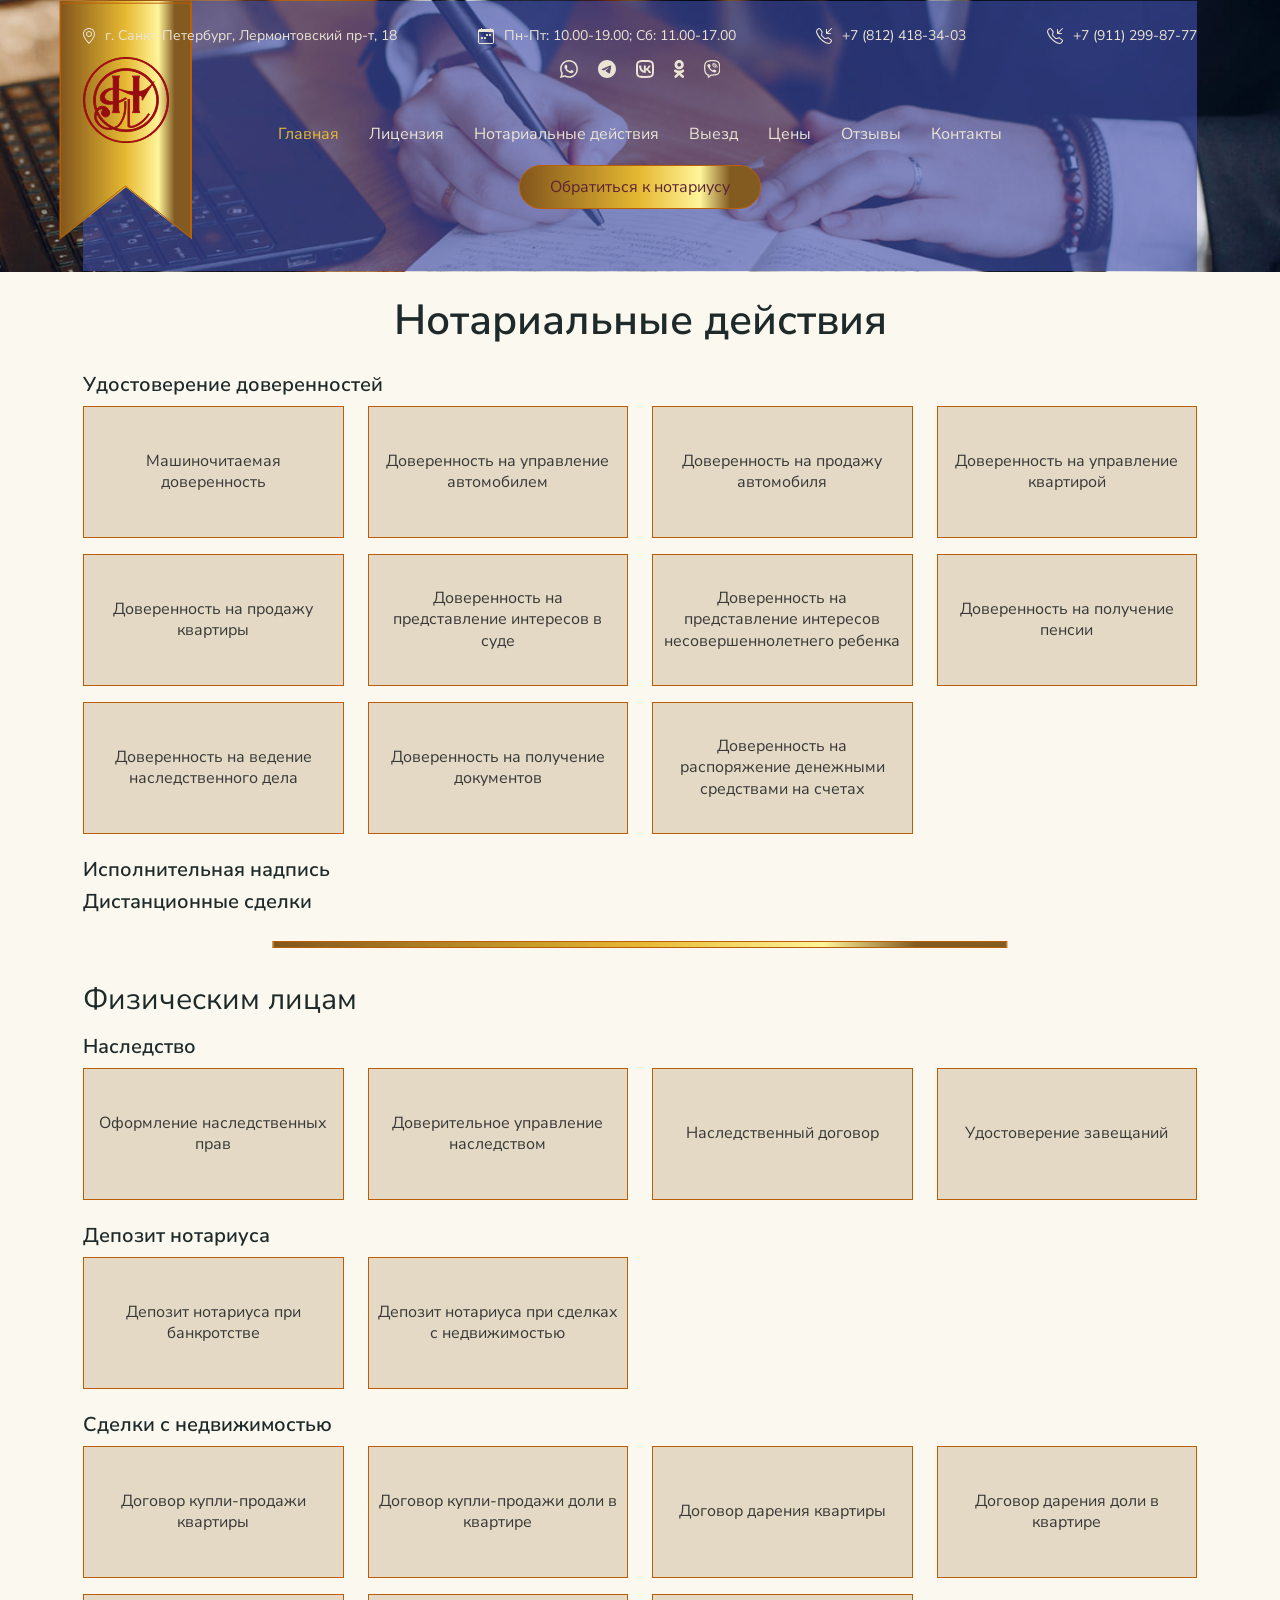
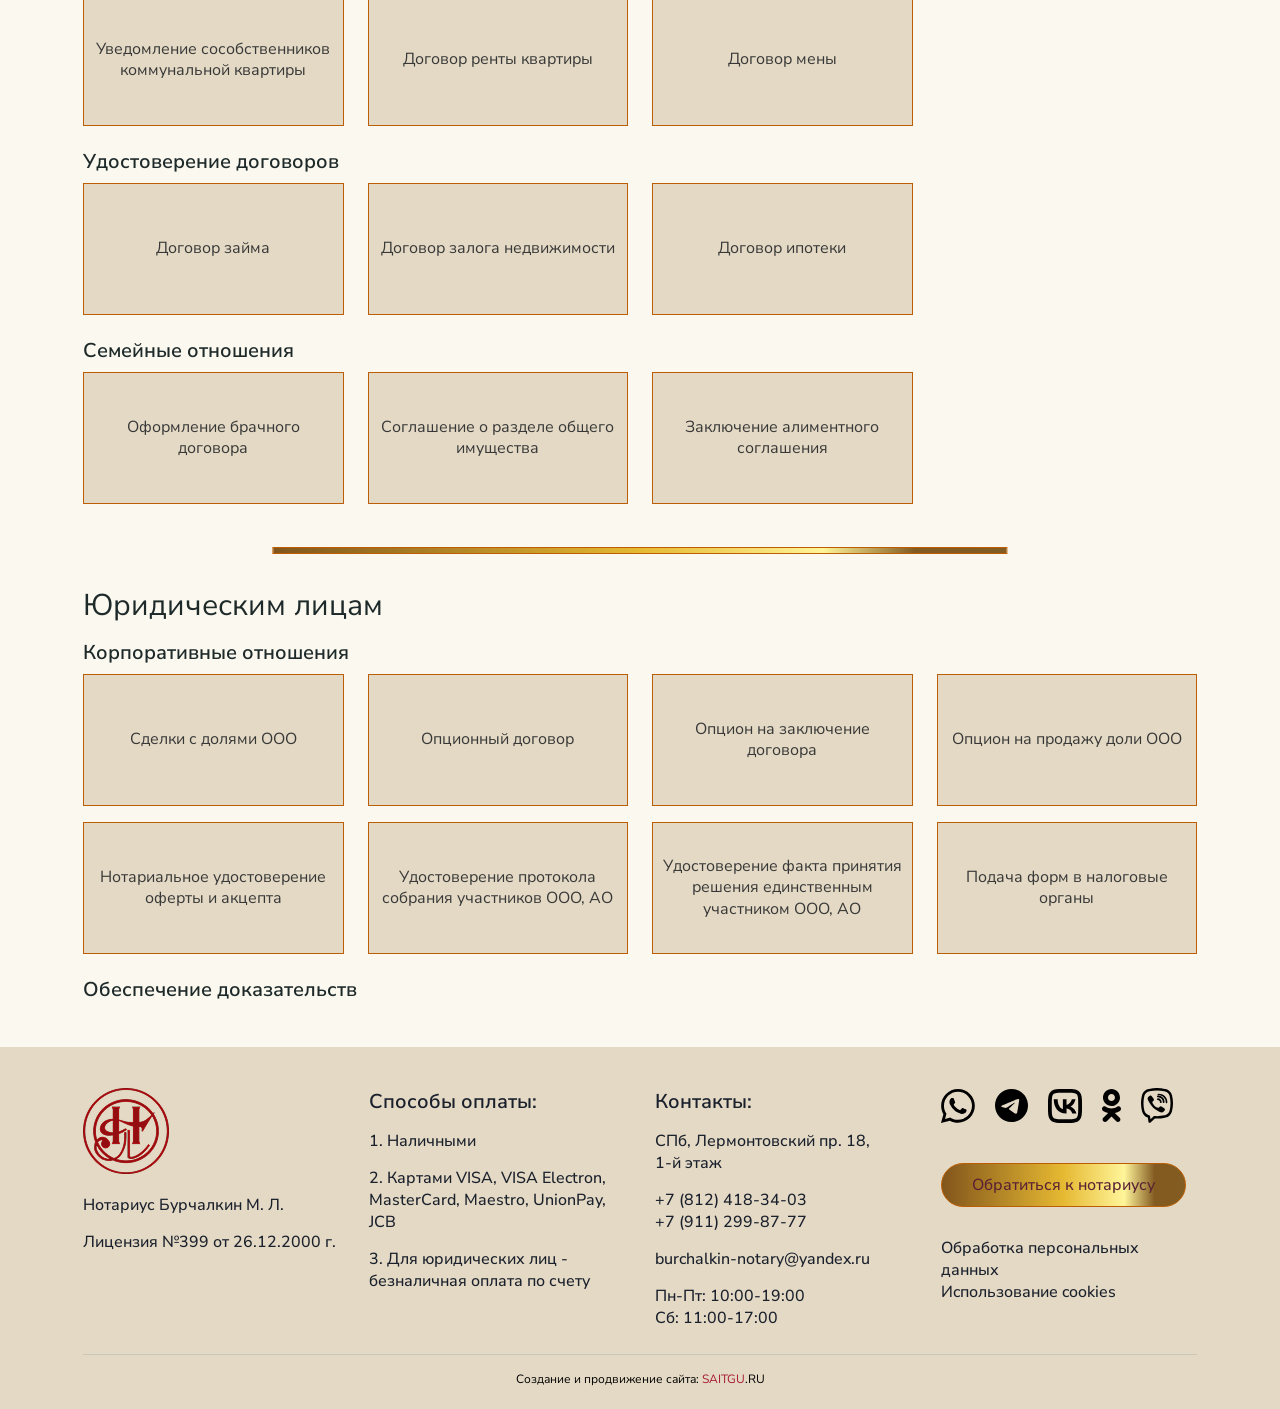
<file: uslugi.html>
<!DOCTYPE html>
<html lang="ru">

<head>
    <meta charset="UTF-8">
    <meta name="viewport" content="width=device-width, initial-scale=1.0">
    <title>Нотариальные действия</title>
    <link rel="stylesheet" href="css/slick.css">
    <link rel="stylesheet" href="css/fancybox.css">
    <link rel="stylesheet" href="css/splide.min.css">
    <link rel="stylesheet" href="css/jquery.modal.min.css">
    <link rel="stylesheet" href="css/main.css">
</head>

<body>
    <header class="header-page">
        <div class="nb-container">
            <img class="logo-bg" src="img/logo-bg.svg" alt="">
            <ul class="top-contacts">
                <li class="top-contacts__item">
                    <svg viewBox="0 0 12 16" fill="none" xmlns="http://www.w3.org/2000/svg">
                        <path
                            d="M10.1658 8.93977C9.64175 10.0015 8.93246 11.0601 8.20575 12.01C7.48132 12.957 6.75442 13.7768 6.20768 14.3605C6.13503 14.438 6.06566 14.5113 6 14.5801C5.93434 14.5113 5.86497 14.438 5.79232 14.3605C5.24558 13.7768 4.51868 12.957 3.79425 12.01C3.06754 11.0601 2.35825 10.0015 1.83423 8.93977C1.3048 7.86708 1 6.86191 1 6C1 3.23858 3.23858 1 6 1C8.76142 1 11 3.23858 11 6C11 6.86191 10.6952 7.86708 10.1658 8.93977ZM6 16C6 16 12 10.3137 12 6C12 2.68629 9.31371 0 6 0C2.68629 0 0 2.68629 0 6C0 10.3137 6 16 6 16Z"
                            fill="#EBE4D4" />
                        <path
                            d="M6 8C4.89543 8 4 7.10457 4 6C4 4.89543 4.89543 4 6 4C7.10457 4 8 4.89543 8 6C8 7.10457 7.10457 8 6 8ZM6 9C7.65685 9 9 7.65685 9 6C9 4.34315 7.65685 3 6 3C4.34315 3 3 4.34315 3 6C3 7.65685 4.34315 9 6 9Z"
                            fill="#EBE4D4" />
                    </svg>
                    <a class="top-contacts__link" href="https://yandex.ru/maps/-/CLWBqMko" target="_blank">
                        г. Санкт-Петербург, Лермонтовский пр-т, 18
                    </a>
                </li>
                <li class="top-contacts__item">
                    <svg viewBox="0 0 16 16" fill="none" xmlns="http://www.w3.org/2000/svg">
                        <path
                            d="M11 6.5C11 6.22386 11.2239 6 11.5 6H12.5C12.7761 6 13 6.22386 13 6.5V7.5C13 7.77614 12.7761 8 12.5 8H11.5C11.2239 8 11 7.77614 11 7.5V6.5Z"
                            fill="#EBE4D4" />
                        <path
                            d="M8 6.5C8 6.22386 8.22386 6 8.5 6H9.5C9.77614 6 10 6.22386 10 6.5V7.5C10 7.77614 9.77614 8 9.5 8H8.5C8.22386 8 8 7.77614 8 7.5V6.5Z"
                            fill="#EBE4D4" />
                        <path
                            d="M3 9.5C3 9.22386 3.22386 9 3.5 9H4.5C4.77614 9 5 9.22386 5 9.5V10.5C5 10.7761 4.77614 11 4.5 11H3.5C3.22386 11 3 10.7761 3 10.5V9.5Z"
                            fill="#EBE4D4" />
                        <path
                            d="M6 9.5C6 9.22386 6.22386 9 6.5 9H7.5C7.77614 9 8 9.22386 8 9.5V10.5C8 10.7761 7.77614 11 7.5 11H6.5C6.22386 11 6 10.7761 6 10.5V9.5Z"
                            fill="#EBE4D4" />
                        <path
                            d="M3.5 0C3.77614 0 4 0.223858 4 0.5V1H12V0.5C12 0.223858 12.2239 0 12.5 0C12.7761 0 13 0.223858 13 0.5V1H14C15.1046 1 16 1.89543 16 3V14C16 15.1046 15.1046 16 14 16H2C0.895431 16 0 15.1046 0 14V3C0 1.89543 0.895431 1 2 1H3V0.5C3 0.223858 3.22386 0 3.5 0ZM1 4V14C1 14.5523 1.44772 15 2 15H14C14.5523 15 15 14.5523 15 14V4H1Z"
                            fill="#EBE4D4" />
                    </svg>
                    Пн-Пт: 10.00-19.00; Сб: 11.00-17.00
                </li>
                <li class="top-contacts__item">
                    <svg viewBox="0 0 16 16" fill="none" xmlns="http://www.w3.org/2000/svg">
                        <path
                            d="M15.8536 0.146447C16.0488 0.341709 16.0488 0.658291 15.8536 0.853553L11.7071 5H14.5C14.7761 5 15 5.22386 15 5.5C15 5.77614 14.7761 6 14.5 6H10.5C10.2239 6 10 5.77614 10 5.5V1.5C10 1.22386 10.2239 1 10.5 1C10.7761 1 11 1.22386 11 1.5V4.29289L15.1464 0.146447C15.3417 -0.0488155 15.6583 -0.0488155 15.8536 0.146447Z"
                            fill="#EBE4D4" />
                        <path
                            d="M3.65387 1.32849C3.40343 1.00649 2.92745 0.976861 2.639 1.26531L1.60508 2.29923C1.1216 2.78271 0.94387 3.46766 1.1551 4.06847C2.00338 6.48124 3.39215 8.74671 5.32272 10.6773C7.25329 12.6078 9.51876 13.9966 11.9315 14.8449C12.5323 15.0561 13.2173 14.8784 13.7008 14.3949L14.7347 13.361C15.0231 13.0726 14.9935 12.5966 14.6715 12.3461L12.3653 10.5524C12.2008 10.4245 11.9866 10.3793 11.7845 10.4298L9.59541 10.9771C9.00082 11.1257 8.37183 10.9515 7.93845 10.5181L5.48187 8.06155C5.04849 7.62817 4.87427 6.99919 5.02292 6.40459L5.57019 4.21553C5.62073 4.01336 5.57552 3.79918 5.44758 3.63468L3.65387 1.32849ZM1.88477 0.511076C2.62689 -0.231039 3.8515 -0.154797 4.49583 0.673634L6.28954 2.97983C6.6187 3.40304 6.73502 3.95409 6.60498 4.47423L6.05772 6.66329C5.99994 6.8944 6.06766 7.13888 6.2361 7.30732L8.69268 9.7639C8.86113 9.93235 9.1056 10.0001 9.33671 9.94229L11.5258 9.39502C12.0459 9.26499 12.597 9.3813 13.0202 9.71047L15.3264 11.5042C16.1548 12.1485 16.231 13.3731 15.4889 14.1152L14.455 15.1492C13.7153 15.8889 12.6089 16.2137 11.5778 15.8512C9.01754 14.9511 6.61438 13.4774 4.56849 11.4315C2.5226 9.38562 1.04895 6.98246 0.148838 4.42225C-0.213682 3.39112 0.11113 2.28472 0.85085 1.545L1.88477 0.511076Z"
                            fill="#EBE4D4" />
                    </svg>
                    <a class="top-contacts__link" href="tel:78124183403">
                        +7 (812) 418-34-03
                    </a>
                </li>
                <li class="top-contacts__item">
                    <svg viewBox="0 0 16 16" fill="none" xmlns="http://www.w3.org/2000/svg">
                        <path
                            d="M15.8536 0.146447C16.0488 0.341709 16.0488 0.658291 15.8536 0.853553L11.7071 5H14.5C14.7761 5 15 5.22386 15 5.5C15 5.77614 14.7761 6 14.5 6H10.5C10.2239 6 10 5.77614 10 5.5V1.5C10 1.22386 10.2239 1 10.5 1C10.7761 1 11 1.22386 11 1.5V4.29289L15.1464 0.146447C15.3417 -0.0488155 15.6583 -0.0488155 15.8536 0.146447Z"
                            fill="#EBE4D4" />
                        <path
                            d="M3.65387 1.32849C3.40343 1.00649 2.92745 0.976861 2.639 1.26531L1.60508 2.29923C1.1216 2.78271 0.94387 3.46766 1.1551 4.06847C2.00338 6.48124 3.39215 8.74671 5.32272 10.6773C7.25329 12.6078 9.51876 13.9966 11.9315 14.8449C12.5323 15.0561 13.2173 14.8784 13.7008 14.3949L14.7347 13.361C15.0231 13.0726 14.9935 12.5966 14.6715 12.3461L12.3653 10.5524C12.2008 10.4245 11.9866 10.3793 11.7845 10.4298L9.59541 10.9771C9.00082 11.1257 8.37183 10.9515 7.93845 10.5181L5.48187 8.06155C5.04849 7.62817 4.87427 6.99919 5.02292 6.40459L5.57019 4.21553C5.62073 4.01336 5.57552 3.79918 5.44758 3.63468L3.65387 1.32849ZM1.88477 0.511076C2.62689 -0.231039 3.8515 -0.154797 4.49583 0.673634L6.28954 2.97983C6.6187 3.40304 6.73502 3.95409 6.60498 4.47423L6.05772 6.66329C5.99994 6.8944 6.06766 7.13888 6.2361 7.30732L8.69268 9.7639C8.86113 9.93235 9.1056 10.0001 9.33671 9.94229L11.5258 9.39502C12.0459 9.26499 12.597 9.3813 13.0202 9.71047L15.3264 11.5042C16.1548 12.1485 16.231 13.3731 15.4889 14.1152L14.455 15.1492C13.7153 15.8889 12.6089 16.2137 11.5778 15.8512C9.01754 14.9511 6.61438 13.4774 4.56849 11.4315C2.5226 9.38562 1.04895 6.98246 0.148838 4.42225C-0.213682 3.39112 0.11113 2.28472 0.85085 1.545L1.88477 0.511076Z"
                            fill="#EBE4D4" />
                    </svg>
                    <a class="top-contacts__link" href="tel:79112998777">
                        +7 (911) 299-87-77
                    </a>
                </li>
                <li class="top-contacts__item">
                    <ul class="social-list">
                        <li class="social-list__item">
                            <a class="social-list__link" href="#">
                                <svg viewBox="0 0 34 34" fill="none" xmlns="http://www.w3.org/2000/svg">
                                    <path
                                        d="M28.9028 4.94369C25.7282 1.75291 21.4953 0 16.9879 0C7.70633 0 0.145402 7.56094 0.137325 16.8425C0.137325 19.8152 0.912804 22.7071 2.38298 25.2678L0 34L8.93417 31.6574C11.3979 32.9983 14.1687 33.7092 16.9879 33.7092H16.9959C26.2775 33.7092 33.8384 26.1483 33.8465 16.8586C33.8384 12.3592 32.0855 8.1264 28.9028 4.94369ZM16.9879 30.8577C14.4675 30.8577 12.0038 30.1791 9.85505 28.9028L9.34614 28.5959L4.04703 29.9853L5.46067 24.8154L5.12947 24.2823C3.72392 22.0527 2.98883 19.4759 2.98883 16.8344C2.98883 9.12806 9.27344 2.84343 16.9959 2.84343C20.736 2.84343 24.2499 4.30554 26.8994 6.94702C29.5409 9.59658 30.995 13.1105 30.995 16.8506C30.9869 24.5811 24.7023 30.8577 16.9879 30.8577ZM24.6699 20.3725C24.2499 20.1625 22.1819 19.1447 21.7942 18.9993C21.4065 18.862 21.1237 18.7893 20.8491 19.2093C20.5664 19.6294 19.7586 20.5826 19.5162 20.8572C19.2739 21.1399 19.0235 21.1723 18.6034 20.9622C18.1834 20.7522 16.8263 20.3079 15.2188 18.87C13.9667 17.7553 13.1266 16.374 12.8762 15.9539C12.6339 15.5339 12.852 15.3077 13.062 15.0976C13.2478 14.9119 13.482 14.6049 13.6921 14.3626C13.9021 14.1202 13.9748 13.9425 14.1121 13.6598C14.2494 13.3771 14.1848 13.1347 14.0798 12.9247C13.9748 12.7147 13.1347 10.6386 12.7793 9.79853C12.44 8.97458 12.0926 9.08767 11.8341 9.07959C11.5918 9.06344 11.3091 9.06344 11.0264 9.06344C10.7436 9.06344 10.2913 9.16845 9.90352 9.5885C9.51578 10.0086 8.43334 11.0264 8.43334 13.1024C8.43334 15.1784 9.94391 17.1737 10.1539 17.4564C10.364 17.7391 13.1185 21.9881 17.3433 23.8137C18.3449 24.2499 19.1285 24.5084 19.7424 24.7023C20.7522 25.0254 21.665 24.977 22.392 24.8719C23.1998 24.7508 24.88 23.8541 25.2354 22.8686C25.5828 21.8831 25.5827 21.043 25.4777 20.8653C25.3727 20.6876 25.09 20.5826 24.6699 20.3725Z" />
                                </svg>
                            </a>
                        </li>
                        <li class="social-list__item">
                            <a class="social-list__link" href="#">
                                <svg viewBox="0 0 33 33" fill="none" xmlns="http://www.w3.org/2000/svg">
                                    <path
                                        d="M33 16.5C33 25.6127 25.6127 33 16.5 33C7.3873 33 0 25.6127 0 16.5C0 7.3873 7.3873 0 16.5 0C25.6127 0 33 7.3873 33 16.5ZM17.0914 12.1811C15.4865 12.8486 12.279 14.2302 7.46894 16.3259C6.68785 16.6365 6.27869 16.9404 6.24144 17.2375C6.17849 17.7396 6.80731 17.9373 7.66361 18.2066C7.78009 18.2432 7.90077 18.2812 8.0245 18.3214C8.86696 18.5952 10.0002 18.9156 10.5894 18.9284C11.1238 18.9399 11.7202 18.7196 12.3787 18.2674C16.8729 15.2337 19.1929 13.7003 19.3385 13.6673C19.4413 13.6439 19.5837 13.6146 19.6801 13.7004C19.7766 13.7861 19.7671 13.9485 19.7569 13.9921C19.6946 14.2576 17.2263 16.5524 15.9489 17.74C15.5507 18.1102 15.2682 18.3728 15.2104 18.4328C15.0811 18.5672 14.9493 18.6942 14.8226 18.8164C14.0399 19.5709 13.453 20.1367 14.8551 21.0606C15.5288 21.5047 16.068 21.8718 16.6059 22.2381C17.1933 22.6382 17.7792 23.0372 18.5373 23.5341C18.7304 23.6607 18.9149 23.7922 19.0946 23.9203C19.7782 24.4076 20.3924 24.8455 21.1511 24.7757C21.592 24.7351 22.0475 24.3205 22.2788 23.084C22.8254 20.1619 23.8998 13.8304 24.1481 11.2214C24.1699 10.9928 24.1425 10.7003 24.1205 10.5719C24.0986 10.4435 24.0526 10.2605 23.8857 10.125C23.688 9.96462 23.3828 9.9308 23.2463 9.9332C22.6257 9.94413 21.6736 10.2752 17.0914 12.1811Z" />
                                </svg>
                            </a>
                        </li>
                        <li class="social-list__item">
                            <a class="social-list__link" href="#">
                                <svg viewBox="0 0 34 34" fill="none" xmlns="http://www.w3.org/2000/svg">
                                    <path
                                        d="M5.34516 5.3471C4.69569 6.00602 4.269 6.93115 4.03111 8.6889C3.78755 10.5108 3.78567 12.9237 3.78567 16.3958V17.6041C3.78567 21.0705 3.78755 23.4816 4.03111 25.3016C4.26711 27.0612 4.69568 27.992 5.34705 28.6566C6.00785 29.3042 6.93297 29.7328 8.68882 29.9688C10.5107 30.2124 12.9236 30.2161 16.3957 30.2161H17.604C21.0703 30.2161 23.4813 30.2124 25.3033 29.9688C27.061 29.7328 27.9918 29.3042 28.6564 28.6529C29.3039 27.9939 29.7325 27.0688 29.9685 25.3111C30.214 23.4891 30.2158 21.0762 30.2158 17.6041V16.3958C30.2158 12.9294 30.2121 10.5184 29.9704 8.69834C29.7325 6.9387 29.3039 6.00791 28.6526 5.34332C27.9937 4.69573 27.0685 4.26715 25.3108 4.03115C23.4889 3.78759 21.076 3.78381 17.604 3.78381H16.3957C12.9293 3.78381 10.5183 3.78759 8.69826 4.03115C6.93863 4.26715 6.00974 4.69573 5.34516 5.3471ZM16.3957 0.00776935H17.604C20.3321 0.00776935 23.1018 -0.0734158 25.8111 0.289085C27.9937 0.581728 29.842 1.20666 31.3184 2.66799L31.3335 2.68499C32.793 4.1652 33.4198 6.01357 33.7124 8.19801C34.073 10.9035 33.9919 13.6714 33.9919 16.3958V17.6041C33.9919 20.3304 34.0749 23.1002 33.7105 25.8114C33.4198 27.9939 32.793 29.8423 31.3317 31.3187L31.3147 31.3338C29.8364 32.7933 27.988 33.4182 25.8017 33.7127C23.0962 34.0734 20.3284 33.9922 17.604 33.9922H16.3957C13.6694 33.9922 10.8997 34.0734 8.19038 33.7109C6.00596 33.4182 4.1576 32.7933 2.68307 31.332L2.66608 31.315C1.20854 29.8348 0.581723 27.9864 0.289082 25.8019C-0.0734151 23.0983 0.00776928 20.3304 0.00776928 17.6041V16.3958C0.00776928 13.6695 -0.0734148 10.8998 0.29097 8.18857C0.581723 6.00602 1.20854 4.15764 2.66986 2.68121L2.68496 2.66611C4.16516 1.20666 6.01351 0.581728 8.19793 0.287197C10.9053 -0.0715276 13.6731 0.00776935 16.3957 0.00776935ZM5.73975 10.3504C5.921 19.1863 10.3389 24.4879 18.0873 24.4879H18.5404V19.4355C21.3838 19.7187 23.5361 21.8031 24.397 24.4879H28.4185C28.0062 22.9622 27.2751 21.5413 26.2734 20.3189C25.2717 19.0965 24.0221 18.1004 22.6072 17.3965C23.8748 16.6242 24.9697 15.599 25.8233 14.3847C26.677 13.1704 27.2712 11.7932 27.5689 10.339H23.9212C23.1283 13.1484 20.772 15.6972 18.5404 15.9351V10.3504H14.8815V20.1379C12.6159 19.5715 9.7612 16.8301 9.63659 10.3504H5.73975Z" />
                                </svg>
                            </a>
                        </li>
                        <li class="social-list__item">
                            <a class="social-list__link" href="#">
                                <svg viewBox="0 0 19 33" fill="none" xmlns="http://www.w3.org/2000/svg">
                                    <path
                                        d="M9.47729 17.0629C4.82979 17.0629 0.967017 13.1919 0.967017 8.61146C0.967017 3.8726 4.82979 0 9.47893 0C14.286 0 17.9892 3.87095 17.9892 8.61146C17.9855 9.72521 17.7632 10.8273 17.3348 11.8549C16.9065 12.8825 16.2805 13.8154 15.4927 14.6003C14.7049 15.3852 13.7707 16.0069 12.7434 16.4297C11.716 16.8525 10.6157 17.0682 9.50525 17.0645L9.47729 17.0629ZM9.47729 4.97811C7.50971 4.97811 6.01264 6.63638 6.01264 8.61311C6.01264 10.5865 7.50971 12.0881 9.47893 12.0881C11.5271 12.0881 12.9452 10.5865 12.9452 8.61311C12.9469 6.63473 11.5271 4.97811 9.47729 4.97811ZM12.8663 24.0953L17.675 28.7566C18.6209 29.7812 18.6209 31.2827 17.675 32.2315C16.6517 33.2562 15.074 33.2562 14.286 32.2315L9.47893 27.491L4.82979 32.2315C4.35763 32.7051 3.7259 32.941 3.01521 32.941C2.46409 32.941 1.834 32.7034 1.28124 32.2315C0.335286 31.2827 0.335286 29.7812 1.28124 28.7549L6.16728 24.0936C4.40282 23.5694 2.71017 22.8272 1.12824 21.8842C-0.0546105 21.2523 -0.289864 19.6732 0.340222 18.4868C1.12824 17.3021 2.54634 16.987 3.80816 17.7773C5.51679 18.8231 7.47973 19.3764 9.4814 19.3764C11.4831 19.3764 13.446 18.8231 15.1546 17.7773C16.4165 16.987 17.9119 17.3021 18.6209 18.4868C19.3316 19.6732 19.0141 21.2506 17.9102 21.8842C16.4148 22.833 14.6808 23.5441 12.8679 24.0969L12.8663 24.0953Z" />
                                </svg>
                            </a>
                        </li>
                        <li class="social-list__item">
                            <a class="social-list__link" href="#">
                                <svg viewBox="0 0 32 35" fill="none" xmlns="http://www.w3.org/2000/svg">
                                    <path
                                        d="M9.82405 7.57209C9.51794 7.52851 9.20572 7.58842 8.9396 7.74181H8.91654C8.2989 8.09407 7.74221 8.5376 7.26786 9.05959C6.87258 9.50311 6.65846 9.95145 6.60247 10.3838C6.56952 10.64 6.59258 10.8993 6.66999 11.1443L6.69964 11.1603C7.14434 12.4301 7.72409 13.6518 8.43231 14.8014C9.34591 16.416 10.4696 17.9093 11.7758 19.2447L11.8153 19.2992L11.8779 19.344L11.9158 19.3872L11.9619 19.4257C13.3404 20.6991 14.8801 21.7968 16.5439 22.6921C18.4462 23.6992 19.6008 24.1748 20.2942 24.3733V24.3829C20.4968 24.4438 20.6813 24.471 20.8674 24.471C21.4582 24.4298 22.0175 24.1963 22.4551 23.8081C22.9904 23.347 23.4433 22.8042 23.7958 22.2005V22.1893C24.1268 21.5809 24.0148 21.0076 23.5372 20.6185C22.5786 19.8026 21.5411 19.0787 20.4391 18.4569C19.7013 18.0679 18.9519 18.3032 18.6488 18.6971L18.0015 19.4913C17.6688 19.8852 17.066 19.8308 17.066 19.8308L17.0496 19.8404C12.5515 18.7243 11.3508 14.2971 11.3508 14.2971C11.3508 14.2971 11.2948 13.695 11.7115 13.3876L12.5219 12.7535C12.9106 12.4461 13.1807 11.7192 12.764 11.0018C12.1259 9.93131 11.3829 8.92322 10.5454 7.9916C10.3623 7.77284 10.1057 7.62375 9.82076 7.57048M17.4251 5.64746C17.2067 5.64746 16.9972 5.73181 16.8428 5.88195C16.6883 6.03209 16.6016 6.23572 16.6016 6.44805C16.6016 6.66038 16.6883 6.86402 16.8428 7.01416C16.9972 7.1643 17.2067 7.24865 17.4251 7.24865C19.5069 7.24865 21.2363 7.90993 22.605 9.17807C23.3083 9.87139 23.8567 10.6928 24.2158 11.5927C24.5765 12.4941 24.7412 13.4564 24.6984 14.4204C24.6892 14.6327 24.7671 14.8399 24.9151 14.9963C25.0631 15.1528 25.2689 15.2457 25.4873 15.2546C25.7057 15.2635 25.9188 15.1877 26.0797 15.0439C26.2407 14.9 26.3362 14.6999 26.3454 14.4876C26.3945 13.302 26.1921 12.1193 25.7508 11.013C25.3074 9.90114 24.6323 8.89044 23.7678 8.04444L23.7513 8.02842C22.0532 6.45126 19.9055 5.64746 17.4251 5.64746Z" />
                                    <path
                                        d="M16.8829 7.53104C16.6487 7.53104 16.4242 7.62278 16.2586 7.78607C16.093 7.94936 16 8.17083 16 8.40177C16 8.6327 16.093 8.85417 16.2586 9.01746C16.4242 9.18076 16.6487 9.27249 16.8829 9.27249H16.9129C18.5232 9.38569 19.6957 9.91509 20.5167 10.7841C21.359 11.6792 21.7951 12.792 21.7616 14.1677C21.7562 14.3987 21.844 14.6222 22.0058 14.7893C22.1675 14.9563 22.39 15.0532 22.6241 15.0585C22.8583 15.0638 23.085 14.9771 23.2543 14.8176C23.4237 14.6581 23.5219 14.4387 23.5273 14.2078C23.5697 12.4019 22.9799 10.8433 21.811 9.59989V9.5964C20.6156 8.33211 18.9752 7.66339 17.0012 7.53278L16.9711 7.5293L16.8829 7.53104Z" />
                                    <path
                                        d="M16.9613 10.3559C16.843 10.3456 16.7239 10.359 16.611 10.3954C16.498 10.4318 16.3937 10.4905 16.3041 10.568C16.2144 10.6454 16.1414 10.74 16.0894 10.8461C16.0374 10.9522 16.0074 11.0677 16.0012 11.1856C15.995 11.3034 16.0128 11.4214 16.0535 11.5323C16.0941 11.6432 16.1568 11.7448 16.2379 11.8311C16.3189 11.9174 16.4166 11.9865 16.5251 12.0344C16.6336 12.0823 16.7507 12.108 16.8694 12.1099C17.6081 12.1486 18.0799 12.37 18.3768 12.667C18.6755 12.9658 18.8982 13.4456 18.9388 14.196C18.941 14.3139 18.9671 14.4302 19.0154 14.5379C19.0638 14.6456 19.1334 14.7425 19.2202 14.8229C19.3071 14.9033 19.4092 14.9654 19.5207 15.0057C19.6322 15.0459 19.7507 15.0634 19.8691 15.0572C19.9876 15.0509 20.1035 15.021 20.2101 14.9693C20.3167 14.9175 20.4116 14.8449 20.4894 14.7559C20.5672 14.6668 20.6261 14.5631 20.6627 14.4509C20.6993 14.3387 20.7129 14.2204 20.7025 14.1029C20.6459 13.0484 20.3137 12.1169 19.6333 11.4315C18.9494 10.7461 18.0181 10.4122 16.9613 10.3559Z" />
                                    <path fill-rule="evenodd" clip-rule="evenodd"
                                        d="M7.98785 0.885746C13.2642 -0.295249 18.7358 -0.295249 24.0121 0.885746L24.5743 1.01027C26.1163 1.35642 27.5324 2.12342 28.6657 3.22624C29.7989 4.32906 30.605 5.7246 30.9946 7.25814C32.3351 12.5427 32.3351 18.0789 30.9946 23.3635C30.605 24.897 29.7989 26.2925 28.6657 27.3954C27.5324 28.4982 26.1163 29.2652 24.5743 29.6113L24.0105 29.7358C20.7057 30.4748 17.3149 30.7536 13.934 30.5644L9.5349 34.506C9.36905 34.6547 9.16639 34.7561 8.94806 34.7996C8.72974 34.8431 8.50375 34.8271 8.29369 34.7533C8.08364 34.6795 7.89721 34.5506 7.75387 34.3801C7.61053 34.2096 7.51554 34.0036 7.4788 33.7838L6.75088 29.4303C5.35541 28.9947 4.09466 28.2084 3.08887 27.1463C2.08308 26.0843 1.36579 24.7819 1.00541 23.3635C-0.335138 18.0789 -0.335138 12.5427 1.00541 7.25814C1.39498 5.7246 2.20108 4.32906 3.33434 3.22624C4.4676 2.12342 5.88374 1.35642 7.42574 1.01027L7.98785 0.885746ZM23.4699 3.31483C18.5507 2.2137 13.4493 2.2137 8.53007 3.31483L7.9663 3.44101C6.87352 3.68705 5.87005 4.2311 5.067 5.01295C4.26395 5.79479 3.69265 6.78391 3.41635 7.87081C2.17771 12.7533 2.17771 17.8683 3.41635 22.7508C3.69278 23.8379 4.26433 24.8272 5.06769 25.609C5.87105 26.3909 6.87487 26.9348 7.96796 27.1806L8.11719 27.2138C8.3586 27.2679 8.57843 27.3928 8.74856 27.5726C8.9187 27.7524 9.03141 27.979 9.07228 28.2233L9.55977 31.1422L12.6638 28.3611C12.7878 28.2497 12.9328 28.1644 13.0903 28.1102C13.2478 28.056 13.4146 28.034 13.5808 28.0456C16.8955 28.28 20.2266 28.0311 23.4699 27.3068L24.032 27.1806C25.1251 26.9348 26.1289 26.3909 26.9323 25.609C27.7357 24.8272 28.3072 23.8379 28.5836 22.7508C29.8206 17.8694 29.8206 12.7539 28.5836 7.87081C28.3072 6.7837 27.7357 5.79443 26.9323 5.01257C26.1289 4.23071 25.1251 3.68677 24.032 3.44101L23.4699 3.31483Z" />
                                </svg>
                            </a>
                        </li>
                    </ul>
                </li>
            </ul>
            <div class="menu-wrap">
                <a class="logo-link" href="">
                    <img class="logo" src="img/logo.png" alt="">
                </a>
                <nav class="main-nav">
                    <input type="checkbox" id="toggle-menu" class="toggle-menu">
                    <label for="toggle-menu" class="burger-btn">
                        <span></span>
                    </label>

                    <ul class="menu-list">
                        <li class="menu-list__item menu-list__item--active">
                            <a class="menu-list__link" href="#">Главная</a>
                        </li>
                        <li class="menu-list__item">
                            <a class="menu-list__link" href="#">Лицензия</a>
                        </li>
                        <li class="menu-list__item">
                            <a class="menu-list__link" href="#">Нотариальные действия</a>
                        </li>
                        <li class="menu-list__item">
                            <a class="menu-list__link" href="#">Выезд</a>
                        </li>
                        <li class="menu-list__item">
                            <a class="menu-list__link" href="#">Цены</a>
                        </li>
                        <li class="menu-list__item">
                            <a class="menu-list__link" href="#">Отзывы</a>
                        </li>
                        <!-- <li class="menu__item">
                            <a class="menu__link" href="#">Новости</a>
                        </li> -->
                        <li class="menu-list__item">
                            <a class="menu-list__link" href="#">Контакты</a>
                        </li>
                    </ul>
                </nav>
                <button class="accent-btn" type="button" data-modal="#main-form">Обратиться к нотариусу</button>
            </div>
        </div>
    </header>

    <main class="main">
        <div class="nb-container">
            <section class="s-page">
                <div class="uslugi-page">
                    <h1>Нотариальные действия</h1>
                    <div class="uslugi-page__box">
                        <!-- <h2>Общее (для юрлиц и физлиц)</h2> -->
                        <h3>Удостоверение доверенностей</h3>
                        <ul class="uslugi-list">
                            <li class="uslugi-list__item">
                                <a class="uslugi-list__link" href="#">
                                    <h4>Машиночитаемая доверенность</h4>
                                </a>
                            </li>
                            <li class="uslugi-list__item">
                                <a class="uslugi-list__link" href="#">
                                    <h4>Доверенность на управление автомобилем</h4>
                                </a>
                            </li>
                            <li class="uslugi-list__item">
                                <a class="uslugi-list__link" href="#">
                                    <h4>Доверенность на продажу автомобиля</h4>
                                </a>
                            </li>
                            <li class="uslugi-list__item">
                                <a class="uslugi-list__link" href="#">
                                    <h4>Доверенность на управление квартирой</h4>
                                </a>
                            </li>
                            <li class="uslugi-list__item">
                                <a class="uslugi-list__link" href="#">
                                    <h4>Доверенность на продажу квартиры</h4>
                                </a>
                            </li>
                            <li class="uslugi-list__item">
                                <a class="uslugi-list__link" href="#">
                                    <h4>Доверенность на представление интересов в суде</h4>
                                </a>
                            </li>
                            <li class="uslugi-list__item">
                                <a class="uslugi-list__link" href="#">
                                    <h4>Доверенность на представление интересов несовершеннолетнего ребенка</h4>
                                </a>
                            </li>
                            <li class="uslugi-list__item">
                                <a class="uslugi-list__link" href="#">
                                    <h4>Доверенность на получение пенсии</h4>
                                </a>
                            </li>
                            <li class="uslugi-list__item">
                                <a class="uslugi-list__link" href="#">
                                    <h4>Доверенность на ведение наследственного дела</h4>
                                </a>
                            </li>
                            <li class="uslugi-list__item">
                                <a class="uslugi-list__link" href="#">
                                    <h4>Доверенность на получение документов</h4>
                                </a>
                            </li>
                            <li class="uslugi-list__item">
                                <a class="uslugi-list__link" href="#">
                                    <h4>Доверенность на распоряжение денежными средствами на счетах</h4>
                                </a>
                            </li>
                        </ul>
                        <h3>Исполнительная надпись</h3>
                        <h3>Дистанционные сделки</h3>
                    </div>
                    <div class="uslugi-page__box">
                        <h2>Физическим лицам</h2>
                        <h3>Наследство</h3>
                        <ul class="uslugi-list">
                            <li class="uslugi-list__item">
                                <a class="uslugi-list__link" href="#">
                                    <h4>Оформление наследственных прав</h4>
                                </a>
                            </li>
                            <li class="uslugi-list__item">
                                <a class="uslugi-list__link" href="#">
                                    <h4>Доверительное управление наследством</h4>
                                </a>
                            </li>
                            <li class="uslugi-list__item">
                                <a class="uslugi-list__link" href="#">
                                    <h4>Наследственный договор</h4>
                                </a>
                            </li>
                            <li class="uslugi-list__item">
                                <a class="uslugi-list__link" href="#">
                                    <h4>Удостоверение завещаний</h4>
                                </a>
                            </li>
                        </ul>
                        <h3>Депозит нотариуса</h3>
                        <ul class="uslugi-list">
                            <!-- <li class="uslugi-list__item">
                                <a class="uslugi-list__link" href="#">
                                    <h4>Принятие в депозит нотариуса</h4>
                                </a>
                            </li> -->
                            <li class="uslugi-list__item">
                                <a class="uslugi-list__link" href="#">
                                    <h4>Депозит нотариуса при банкротстве</h4>
                                </a>
                            </li>
                            <li class="uslugi-list__item">
                                <a class="uslugi-list__link" href="#">
                                    <h4>Депозит нотариуса при сделках с недвижимостью</h4>
                                </a>
                            </li>
                        </ul>
                        <h3>Сделки с недвижимостью</h3>
                        <ul class="uslugi-list">
                            <li class="uslugi-list__item">
                                <a class="uslugi-list__link" href="#">
                                    <h4>Договор купли-продажи квартиры</h4>
                                </a>
                            </li>
                            <li class="uslugi-list__item">
                                <a class="uslugi-list__link" href="#">
                                    <h4>Договор купли-продажи доли в квартире</h4>
                                </a>
                            </li>
                            <li class="uslugi-list__item">
                                <a class="uslugi-list__link" href="#">
                                    <h4>Договор дарения квартиры</h4>
                                </a>
                            </li>
                            <li class="uslugi-list__item">
                                <a class="uslugi-list__link" href="#">
                                    <h4>Договор дарения доли в квартире</h4>
                                </a>
                            </li>
                            <li class="uslugi-list__item">
                                <a class="uslugi-list__link" href="#">
                                    <h4>Уведомление сособственников коммунальной квартиры</h4>
                                </a>
                            </li>
                            <li class="uslugi-list__item">
                                <a class="uslugi-list__link" href="#">
                                    <h4>Договор ренты квартиры</h4>
                                </a>
                            </li>
                            <li class="uslugi-list__item">
                                <a class="uslugi-list__link" href="#">
                                    <h4>Договор мены</h4>
                                </a>
                            </li>
                        </ul>
                        <h3>Удостоверение договоров</h3>
                        <ul class="uslugi-list">
                            <li class="uslugi-list__item">
                                <a class="uslugi-list__link" href="#">
                                    <h4>Договор займа</h4>
                                </a>
                            </li>
                            <li class="uslugi-list__item">
                                <a class="uslugi-list__link" href="#">
                                    <h4>Договор залога недвижимости</h4>
                                </a>
                            </li>
                            <li class="uslugi-list__item">
                                <a class="uslugi-list__link" href="#">
                                    <h4>Договор ипотеки</h4>
                                </a>
                            </li>
                        </ul>
                        <h3>Семейные отношения</h3>
                        <ul class="uslugi-list">
                            <li class="uslugi-list__item">
                                <a class="uslugi-list__link" href="#">
                                    <h4>Оформление брачного договора</h4>
                                </a>
                            </li>
                            <li class="uslugi-list__item">
                                <a class="uslugi-list__link" href="#">
                                    <h4>Соглашение о разделе общего имущества</h4>
                                </a>
                            </li>
                            <li class="uslugi-list__item">
                                <a class="uslugi-list__link" href="#">
                                    <h4>Заключение алиментного соглашения</h4>
                                </a>
                            </li>
                        </ul>
                    </div>
                    <div class="uslugi-page__box">
                        <h2>Юридическим лицам</h2>
                        <h3>Корпоративные отношения</h3>
                        <ul class="uslugi-list">
                            <li class="uslugi-list__item">
                                <a class="uslugi-list__link" href="#">
                                    <h4>Сделки с долями ООО</h4>
                                </a>
                            </li>
                            <li class="uslugi-list__item">
                                <a class="uslugi-list__link" href="#">
                                    <h4>Опционный договор</h4>
                                </a>
                            </li>
                            <li class="uslugi-list__item">
                                <a class="uslugi-list__link" href="#">
                                    <h4>Опцион на заключение договора</h4>
                                </a>
                            </li>
                            <li class="uslugi-list__item">
                                <a class="uslugi-list__link" href="#">
                                    <h4>Опцион на продажу доли ООО</h4>
                                </a>
                            </li>
                            <li class="uslugi-list__item">
                                <a class="uslugi-list__link" href="#">
                                    <h4>Нотариальное удостоверение оферты и акцепта</h4>
                                </a>
                            </li>
                            <li class="uslugi-list__item">
                                <a class="uslugi-list__link" href="#">
                                    <h4>Удостоверение протокола собрания участников OOO, АО</h4>
                                </a>
                            </li>
                            <li class="uslugi-list__item">
                                <a class="uslugi-list__link" href="#">
                                    <h4>Удостоверение факта принятия решения единственным участником OOO, АО</h4>
                                </a>
                            </li>                        
                            <li class="uslugi-list__item">
                                <a class="uslugi-list__link" href="#">
                                    <h4>Подача форм в налоговые органы</h4>
                                </a>
                            </li>
                        </ul>
                        <h3>Обеспечение доказательств</h3>
                    </div>
                </div>
            </section>
        </div>
    </main>

    <footer class="footer">
        <div class="nb-container">
            <div class="footer-top">
                <div class="footer-top__item">
                    <a class="footer-top__logo" href="/">
                        <img src="img/logo.png" alt="лого">
                    </a>
                    <p>Нотариус Бурчалкин М. Л.</p>
                    <p>Лицензия №399 от 26.12.2000 г.</p>
                </div>
                <div class="footer-top__item">
                    <h5>Способы оплаты:</h5>
                    <p>1. Наличными</p>
                    <p>2. Картами VISA, VISA Electron, MasterCard, Maestro, UnionPay, JCB</p>
                    <p>3. Для юридических лиц - безналичная оплата по счету</p>
                </div>
                <div class="footer-top__item">
                    <h5>Контакты:</h5>
                    <p>СПб, Лермонтовский пр. 18,<br>1-й этаж</p>
                    <p><a class="footer-top__link" href="tel:78124183403"> +7 (812) 418-34-03</a><br>
                        <a class="footer-top__link" href="tel:79112998777"> +7 (911) 299-87-77</a>
                    </p>
                    <p><a class="footer-top__link"
                            href="mailto:burchalkin-notary@yandex.ru">burchalkin-notary@yandex.ru</a></p>
                    <p>Пн-Пт: 10:00-19:00<br>
                        Сб: 11:00-17:00<br>
                        <!-- Вс: выходной -->
                    </p>
                </div>
                <div class="footer-top__item">
                    <ul class="social-list">
                        <li class="social-list__item">
                            <a class="social-list__link" href="#">
                                <svg width="34" height="34" viewBox="0 0 34 34" fill="none"
                                    xmlns="http://www.w3.org/2000/svg">
                                    <path
                                        d="M28.9028 4.94369C25.7282 1.75291 21.4953 0 16.9879 0C7.70633 0 0.145402 7.56094 0.137325 16.8425C0.137325 19.8152 0.912804 22.7071 2.38298 25.2678L0 34L8.93417 31.6574C11.3979 32.9983 14.1687 33.7092 16.9879 33.7092H16.9959C26.2775 33.7092 33.8384 26.1483 33.8465 16.8586C33.8384 12.3592 32.0855 8.1264 28.9028 4.94369ZM16.9879 30.8577C14.4675 30.8577 12.0038 30.1791 9.85505 28.9028L9.34614 28.5959L4.04703 29.9853L5.46067 24.8154L5.12947 24.2823C3.72392 22.0527 2.98883 19.4759 2.98883 16.8344C2.98883 9.12806 9.27344 2.84343 16.9959 2.84343C20.736 2.84343 24.2499 4.30554 26.8994 6.94702C29.5409 9.59658 30.995 13.1105 30.995 16.8506C30.9869 24.5811 24.7023 30.8577 16.9879 30.8577ZM24.6699 20.3725C24.2499 20.1625 22.1819 19.1447 21.7942 18.9993C21.4065 18.862 21.1237 18.7893 20.8491 19.2093C20.5664 19.6294 19.7586 20.5826 19.5162 20.8572C19.2739 21.1399 19.0235 21.1723 18.6034 20.9622C18.1834 20.7522 16.8263 20.3079 15.2188 18.87C13.9667 17.7553 13.1266 16.374 12.8762 15.9539C12.6339 15.5339 12.852 15.3077 13.062 15.0976C13.2478 14.9119 13.482 14.6049 13.6921 14.3626C13.9021 14.1202 13.9748 13.9425 14.1121 13.6598C14.2494 13.3771 14.1848 13.1347 14.0798 12.9247C13.9748 12.7147 13.1347 10.6386 12.7793 9.79853C12.44 8.97458 12.0926 9.08767 11.8341 9.07959C11.5918 9.06344 11.3091 9.06344 11.0264 9.06344C10.7436 9.06344 10.2913 9.16845 9.90352 9.5885C9.51578 10.0086 8.43334 11.0264 8.43334 13.1024C8.43334 15.1784 9.94391 17.1737 10.1539 17.4564C10.364 17.7391 13.1185 21.9881 17.3433 23.8137C18.3449 24.2499 19.1285 24.5084 19.7424 24.7023C20.7522 25.0254 21.665 24.977 22.392 24.8719C23.1998 24.7508 24.88 23.8541 25.2354 22.8686C25.5828 21.8831 25.5827 21.043 25.4777 20.8653C25.3727 20.6876 25.09 20.5826 24.6699 20.3725Z" />
                                </svg>
                            </a>
                        </li>
                        <li class="social-list__item">
                            <a class="social-list__link" href="#">
                                <svg width="33" height="33" viewBox="0 0 33 33" fill="none"
                                    xmlns="http://www.w3.org/2000/svg">
                                    <path
                                        d="M33 16.5C33 25.6127 25.6127 33 16.5 33C7.3873 33 0 25.6127 0 16.5C0 7.3873 7.3873 0 16.5 0C25.6127 0 33 7.3873 33 16.5ZM17.0914 12.1811C15.4865 12.8486 12.279 14.2302 7.46894 16.3259C6.68785 16.6365 6.27869 16.9404 6.24144 17.2375C6.17849 17.7396 6.80731 17.9373 7.66361 18.2066C7.78009 18.2432 7.90077 18.2812 8.0245 18.3214C8.86696 18.5952 10.0002 18.9156 10.5894 18.9284C11.1238 18.9399 11.7202 18.7196 12.3787 18.2674C16.8729 15.2337 19.1929 13.7003 19.3385 13.6673C19.4413 13.6439 19.5837 13.6146 19.6801 13.7004C19.7766 13.7861 19.7671 13.9485 19.7569 13.9921C19.6946 14.2576 17.2263 16.5524 15.9489 17.74C15.5507 18.1102 15.2682 18.3728 15.2104 18.4328C15.0811 18.5672 14.9493 18.6942 14.8226 18.8164C14.0399 19.5709 13.453 20.1367 14.8551 21.0606C15.5288 21.5047 16.068 21.8718 16.6059 22.2381C17.1933 22.6382 17.7792 23.0372 18.5373 23.5341C18.7304 23.6607 18.9149 23.7922 19.0946 23.9203C19.7782 24.4076 20.3924 24.8455 21.1511 24.7757C21.592 24.7351 22.0475 24.3205 22.2788 23.084C22.8254 20.1619 23.8998 13.8304 24.1481 11.2214C24.1699 10.9928 24.1425 10.7003 24.1205 10.5719C24.0986 10.4435 24.0526 10.2605 23.8857 10.125C23.688 9.96462 23.3828 9.9308 23.2463 9.9332C22.6257 9.94413 21.6736 10.2752 17.0914 12.1811Z" />
                                </svg>
                            </a>
                        </li>
                        <li class="social-list__item">
                            <a class="social-list__link" href="#">
                                <svg width="34" height="34" viewBox="0 0 34 34" fill="none"
                                    xmlns="http://www.w3.org/2000/svg">
                                    <path
                                        d="M5.34516 5.3471C4.69569 6.00602 4.269 6.93115 4.03111 8.6889C3.78755 10.5108 3.78567 12.9237 3.78567 16.3958V17.6041C3.78567 21.0705 3.78755 23.4816 4.03111 25.3016C4.26711 27.0612 4.69568 27.992 5.34705 28.6566C6.00785 29.3042 6.93297 29.7328 8.68882 29.9688C10.5107 30.2124 12.9236 30.2161 16.3957 30.2161H17.604C21.0703 30.2161 23.4813 30.2124 25.3033 29.9688C27.061 29.7328 27.9918 29.3042 28.6564 28.6529C29.3039 27.9939 29.7325 27.0688 29.9685 25.3111C30.214 23.4891 30.2158 21.0762 30.2158 17.6041V16.3958C30.2158 12.9294 30.2121 10.5184 29.9704 8.69834C29.7325 6.9387 29.3039 6.00791 28.6526 5.34332C27.9937 4.69573 27.0685 4.26715 25.3108 4.03115C23.4889 3.78759 21.076 3.78381 17.604 3.78381H16.3957C12.9293 3.78381 10.5183 3.78759 8.69826 4.03115C6.93863 4.26715 6.00974 4.69573 5.34516 5.3471ZM16.3957 0.00776935H17.604C20.3321 0.00776935 23.1018 -0.0734158 25.8111 0.289085C27.9937 0.581728 29.842 1.20666 31.3184 2.66799L31.3335 2.68499C32.793 4.1652 33.4198 6.01357 33.7124 8.19801C34.073 10.9035 33.9919 13.6714 33.9919 16.3958V17.6041C33.9919 20.3304 34.0749 23.1002 33.7105 25.8114C33.4198 27.9939 32.793 29.8423 31.3317 31.3187L31.3147 31.3338C29.8364 32.7933 27.988 33.4182 25.8017 33.7127C23.0962 34.0734 20.3284 33.9922 17.604 33.9922H16.3957C13.6694 33.9922 10.8997 34.0734 8.19038 33.7109C6.00596 33.4182 4.1576 32.7933 2.68307 31.332L2.66608 31.315C1.20854 29.8348 0.581723 27.9864 0.289082 25.8019C-0.0734151 23.0983 0.00776928 20.3304 0.00776928 17.6041V16.3958C0.00776928 13.6695 -0.0734148 10.8998 0.29097 8.18857C0.581723 6.00602 1.20854 4.15764 2.66986 2.68121L2.68496 2.66611C4.16516 1.20666 6.01351 0.581728 8.19793 0.287197C10.9053 -0.0715276 13.6731 0.00776935 16.3957 0.00776935ZM5.73975 10.3504C5.921 19.1863 10.3389 24.4879 18.0873 24.4879H18.5404V19.4355C21.3838 19.7187 23.5361 21.8031 24.397 24.4879H28.4185C28.0062 22.9622 27.2751 21.5413 26.2734 20.3189C25.2717 19.0965 24.0221 18.1004 22.6072 17.3965C23.8748 16.6242 24.9697 15.599 25.8233 14.3847C26.677 13.1704 27.2712 11.7932 27.5689 10.339H23.9212C23.1283 13.1484 20.772 15.6972 18.5404 15.9351V10.3504H14.8815V20.1379C12.6159 19.5715 9.7612 16.8301 9.63659 10.3504H5.73975Z" />
                                </svg>
                            </a>
                        </li>
                        <li class="social-list__item">
                            <a class="social-list__link" href="#">
                                <svg width="19" height="33" viewBox="0 0 19 33" fill="none"
                                    xmlns="http://www.w3.org/2000/svg">
                                    <path
                                        d="M9.47729 17.0629C4.82979 17.0629 0.967017 13.1919 0.967017 8.61146C0.967017 3.8726 4.82979 0 9.47893 0C14.286 0 17.9892 3.87095 17.9892 8.61146C17.9855 9.72521 17.7632 10.8273 17.3348 11.8549C16.9065 12.8825 16.2805 13.8154 15.4927 14.6003C14.7049 15.3852 13.7707 16.0069 12.7434 16.4297C11.716 16.8525 10.6157 17.0682 9.50525 17.0645L9.47729 17.0629ZM9.47729 4.97811C7.50971 4.97811 6.01264 6.63638 6.01264 8.61311C6.01264 10.5865 7.50971 12.0881 9.47893 12.0881C11.5271 12.0881 12.9452 10.5865 12.9452 8.61311C12.9469 6.63473 11.5271 4.97811 9.47729 4.97811ZM12.8663 24.0953L17.675 28.7566C18.6209 29.7812 18.6209 31.2827 17.675 32.2315C16.6517 33.2562 15.074 33.2562 14.286 32.2315L9.47893 27.491L4.82979 32.2315C4.35763 32.7051 3.7259 32.941 3.01521 32.941C2.46409 32.941 1.834 32.7034 1.28124 32.2315C0.335286 31.2827 0.335286 29.7812 1.28124 28.7549L6.16728 24.0936C4.40282 23.5694 2.71017 22.8272 1.12824 21.8842C-0.0546105 21.2523 -0.289864 19.6732 0.340222 18.4868C1.12824 17.3021 2.54634 16.987 3.80816 17.7773C5.51679 18.8231 7.47973 19.3764 9.4814 19.3764C11.4831 19.3764 13.446 18.8231 15.1546 17.7773C16.4165 16.987 17.9119 17.3021 18.6209 18.4868C19.3316 19.6732 19.0141 21.2506 17.9102 21.8842C16.4148 22.833 14.6808 23.5441 12.8679 24.0969L12.8663 24.0953Z" />
                                </svg>
                            </a>
                        </li>
                        <li class="social-list__item">
                            <a class="social-list__link" href="#">
                                <svg width="32" height="35" viewBox="0 0 32 35" fill="none"
                                    xmlns="http://www.w3.org/2000/svg">
                                    <path
                                        d="M9.82405 7.57209C9.51794 7.52851 9.20572 7.58842 8.9396 7.74181H8.91654C8.2989 8.09407 7.74221 8.5376 7.26786 9.05959C6.87258 9.50311 6.65846 9.95145 6.60247 10.3838C6.56952 10.64 6.59258 10.8993 6.66999 11.1443L6.69964 11.1603C7.14434 12.4301 7.72409 13.6518 8.43231 14.8014C9.34591 16.416 10.4696 17.9093 11.7758 19.2447L11.8153 19.2992L11.8779 19.344L11.9158 19.3872L11.9619 19.4257C13.3404 20.6991 14.8801 21.7968 16.5439 22.6921C18.4462 23.6992 19.6008 24.1748 20.2942 24.3733V24.3829C20.4968 24.4438 20.6813 24.471 20.8674 24.471C21.4582 24.4298 22.0175 24.1963 22.4551 23.8081C22.9904 23.347 23.4433 22.8042 23.7958 22.2005V22.1893C24.1268 21.5809 24.0148 21.0076 23.5372 20.6185C22.5786 19.8026 21.5411 19.0787 20.4391 18.4569C19.7013 18.0679 18.9519 18.3032 18.6488 18.6971L18.0015 19.4913C17.6688 19.8852 17.066 19.8308 17.066 19.8308L17.0496 19.8404C12.5515 18.7243 11.3508 14.2971 11.3508 14.2971C11.3508 14.2971 11.2948 13.695 11.7115 13.3876L12.5219 12.7535C12.9106 12.4461 13.1807 11.7192 12.764 11.0018C12.1259 9.93131 11.3829 8.92322 10.5454 7.9916C10.3623 7.77284 10.1057 7.62375 9.82076 7.57048M17.4251 5.64746C17.2067 5.64746 16.9972 5.73181 16.8428 5.88195C16.6883 6.03209 16.6016 6.23572 16.6016 6.44805C16.6016 6.66038 16.6883 6.86402 16.8428 7.01416C16.9972 7.1643 17.2067 7.24865 17.4251 7.24865C19.5069 7.24865 21.2363 7.90993 22.605 9.17807C23.3083 9.87139 23.8567 10.6928 24.2158 11.5927C24.5765 12.4941 24.7412 13.4564 24.6984 14.4204C24.6892 14.6327 24.7671 14.8399 24.9151 14.9963C25.0631 15.1528 25.2689 15.2457 25.4873 15.2546C25.7057 15.2635 25.9188 15.1877 26.0797 15.0439C26.2407 14.9 26.3362 14.6999 26.3454 14.4876C26.3945 13.302 26.1921 12.1193 25.7508 11.013C25.3074 9.90114 24.6323 8.89044 23.7678 8.04444L23.7513 8.02842C22.0532 6.45126 19.9055 5.64746 17.4251 5.64746Z" />
                                    <path
                                        d="M16.8829 7.53104C16.6487 7.53104 16.4242 7.62278 16.2586 7.78607C16.093 7.94936 16 8.17083 16 8.40177C16 8.6327 16.093 8.85417 16.2586 9.01746C16.4242 9.18076 16.6487 9.27249 16.8829 9.27249H16.9129C18.5232 9.38569 19.6957 9.91509 20.5167 10.7841C21.359 11.6792 21.7951 12.792 21.7616 14.1677C21.7562 14.3987 21.844 14.6222 22.0058 14.7893C22.1675 14.9563 22.39 15.0532 22.6241 15.0585C22.8583 15.0638 23.085 14.9771 23.2543 14.8176C23.4237 14.6581 23.5219 14.4387 23.5273 14.2078C23.5697 12.4019 22.9799 10.8433 21.811 9.59989V9.5964C20.6156 8.33211 18.9752 7.66339 17.0012 7.53278L16.9711 7.5293L16.8829 7.53104Z" />
                                    <path
                                        d="M16.9613 10.3559C16.843 10.3456 16.7239 10.359 16.611 10.3954C16.498 10.4318 16.3937 10.4905 16.3041 10.568C16.2144 10.6454 16.1414 10.74 16.0894 10.8461C16.0374 10.9522 16.0074 11.0677 16.0012 11.1856C15.995 11.3034 16.0128 11.4214 16.0535 11.5323C16.0941 11.6432 16.1568 11.7448 16.2379 11.8311C16.3189 11.9174 16.4166 11.9865 16.5251 12.0344C16.6336 12.0823 16.7507 12.108 16.8694 12.1099C17.6081 12.1486 18.0799 12.37 18.3768 12.667C18.6755 12.9658 18.8982 13.4456 18.9388 14.196C18.941 14.3139 18.9671 14.4302 19.0154 14.5379C19.0638 14.6456 19.1334 14.7425 19.2202 14.8229C19.3071 14.9033 19.4092 14.9654 19.5207 15.0057C19.6322 15.0459 19.7507 15.0634 19.8691 15.0572C19.9876 15.0509 20.1035 15.021 20.2101 14.9693C20.3167 14.9175 20.4116 14.8449 20.4894 14.7559C20.5672 14.6668 20.6261 14.5631 20.6627 14.4509C20.6993 14.3387 20.7129 14.2204 20.7025 14.1029C20.6459 13.0484 20.3137 12.1169 19.6333 11.4315C18.9494 10.7461 18.0181 10.4122 16.9613 10.3559Z" />
                                    <path fill-rule="evenodd" clip-rule="evenodd"
                                        d="M7.98785 0.885746C13.2642 -0.295249 18.7358 -0.295249 24.0121 0.885746L24.5743 1.01027C26.1163 1.35642 27.5324 2.12342 28.6657 3.22624C29.7989 4.32906 30.605 5.7246 30.9946 7.25814C32.3351 12.5427 32.3351 18.0789 30.9946 23.3635C30.605 24.897 29.7989 26.2925 28.6657 27.3954C27.5324 28.4982 26.1163 29.2652 24.5743 29.6113L24.0105 29.7358C20.7057 30.4748 17.3149 30.7536 13.934 30.5644L9.5349 34.506C9.36905 34.6547 9.16639 34.7561 8.94806 34.7996C8.72974 34.8431 8.50375 34.8271 8.29369 34.7533C8.08364 34.6795 7.89721 34.5506 7.75387 34.3801C7.61053 34.2096 7.51554 34.0036 7.4788 33.7838L6.75088 29.4303C5.35541 28.9947 4.09466 28.2084 3.08887 27.1463C2.08308 26.0843 1.36579 24.7819 1.00541 23.3635C-0.335138 18.0789 -0.335138 12.5427 1.00541 7.25814C1.39498 5.7246 2.20108 4.32906 3.33434 3.22624C4.4676 2.12342 5.88374 1.35642 7.42574 1.01027L7.98785 0.885746ZM23.4699 3.31483C18.5507 2.2137 13.4493 2.2137 8.53007 3.31483L7.9663 3.44101C6.87352 3.68705 5.87005 4.2311 5.067 5.01295C4.26395 5.79479 3.69265 6.78391 3.41635 7.87081C2.17771 12.7533 2.17771 17.8683 3.41635 22.7508C3.69278 23.8379 4.26433 24.8272 5.06769 25.609C5.87105 26.3909 6.87487 26.9348 7.96796 27.1806L8.11719 27.2138C8.3586 27.2679 8.57843 27.3928 8.74856 27.5726C8.9187 27.7524 9.03141 27.979 9.07228 28.2233L9.55977 31.1422L12.6638 28.3611C12.7878 28.2497 12.9328 28.1644 13.0903 28.1102C13.2478 28.056 13.4146 28.034 13.5808 28.0456C16.8955 28.28 20.2266 28.0311 23.4699 27.3068L24.032 27.1806C25.1251 26.9348 26.1289 26.3909 26.9323 25.609C27.7357 24.8272 28.3072 23.8379 28.5836 22.7508C29.8206 17.8694 29.8206 12.7539 28.5836 7.87081C28.3072 6.7837 27.7357 5.79443 26.9323 5.01257C26.1289 4.23071 25.1251 3.68677 24.032 3.44101L23.4699 3.31483Z" />
                                </svg>
                            </a>
                        </li>
                    </ul>
                    <button class="accent-btn" type="button" data-modal="#main-form">Обратиться к нотариусу</button>
                    <a class="footer-top__link" href="#">Обработка персональных данных</a><br>
                    <a class="footer-top__link" href="#">Иcпользование cookies</a>
                </div>
            </div>
            <div class="footer-bottom">
                <div class="nb-container">
                    <div class="saitguru">
                        <a href="//saitgu.ru/" target="_blank">Cоздание и продвижение сайта:
                            <span>SAITGU</span>.RU</a>
                    </div>
                </div>
            </div>
        </div>
    </footer>

    <form id="main-form" class="main-form" action="#" style="display: none;">
        <div class="main-form__inner">
            <h2>Обратиться к нотариусу</h2>
            <div class="main-form__input-wrap">
                <input class="main-form__input" type="text" placeholder="Ваше имя*">
                <input class="main-form__input" type="tel" placeholder="Номер телефона*">
            </div>
            <textarea class="main-form__textarea" placeholder="Что вас интересует*"></textarea>
        </div>
        <button class="accent-btn" type="submit">Отправить</button>
    </form>

    <script src="https://ajax.googleapis.com/ajax/libs/jquery/3.7.1/jquery.min.js"></script>
    <script src="js/slick.min.js"></script>
    <script src="js/fancybox.umd.js"></script>
    <script src="js/splide.min.js"></script>
    <script src="js/splide-extension-grid.min.js"></script>
    <script src="js/jquery.modal.min.js"></script>
    <script src="js/main.js"></script>
</body>

</html>
</file>
<file: css/main.css>
@charset "UTF-8";
@font-face {
  font-family: "Quicksand-Medium";
  src: url("../fonts/Quicksand-Medium.woff2") format("woff2");
  font-style: normal;
  font-display: swap;
}
@font-face {
  font-family: "Nunito Sans";
  src: url("../fonts/NunitoSansCyrillic.woff2") format("woff2");
  font-style: normal;
  font-display: swap;
  font-weight: 200 1000;
  font-stretch: 100%;
  unicode-range: U+0301, U+0400-045F, U+0490-0491, U+04B0-04B1, U+2116;
}
@font-face {
  font-family: "Nunito Sans";
  src: url("../fonts/NunitoSansLatin.woff2") format("woff2");
  font-style: normal;
  font-display: swap;
  font-weight: 200 1000;
  font-stretch: 100%;
  unicode-range: U+0000-00FF, U+0131, U+0152-0153, U+02BB-02BC, U+02C6, U+02DA, U+02DC, U+0304, U+0308, U+0329, U+2000-206F, U+20AC, U+2122, U+2191, U+2193, U+2212, U+2215, U+FEFF, U+FFFD;
}
@font-face {
  font-family: "Kobzar KS";
  src: url("../fonts/kobzarks.woff2") format("woff2");
  font-weight: 400;
  font-style: normal;
  font-display: swap;
}
@font-face {
  font-family: "Roboto";
  font-style: normal;
  font-weight: 100 900;
  font-stretch: 100%;
  font-display: swap;
  src: url(../fonts/RobotoCyrillic.woff2) format("woff2");
  unicode-range: U+0301, U+0400-045F, U+0490-0491, U+04B0-04B1, U+2116;
}
@font-face {
  font-family: "Roboto";
  font-style: normal;
  font-weight: 100 900;
  font-stretch: 100%;
  font-display: swap;
  src: url(../fonts/RobotoLatin.woff2) format("woff2");
  unicode-range: U+0000-00FF, U+0131, U+0152-0153, U+02BB-02BC, U+02C6, U+02DA, U+02DC, U+0304, U+0308, U+0329, U+2000-206F, U+20AC, U+2122, U+2191, U+2193, U+2212, U+2215, U+FEFF, U+FFFD;
}
*,
*::before,
*::after {
  box-sizing: border-box;
}

body,
h1, h2, h3, h4, h5, h6,
p, ol, ul, figure, blockquote, dl, dd {
  margin: 0;
  padding: 0;
}

ul, ol {
  list-style-type: none;
}

img, picture, svg, video {
  max-width: 100%;
  display: block;
}

input, button, textarea, select {
  font: inherit;
}

a {
  text-decoration: none;
}

.visually-hidden {
  position: absolute;
  width: 1px;
  height: 1px;
  padding: 0;
  margin: -1px;
  overflow: hidden;
  clip: rect(0, 0, 0, 0);
  white-space: nowrap;
  border: 0;
}

body {
  font-family: "Nunito Sans", sans-serif;
  font-style: normal;
  font-weight: 400;
  font-size: 16px;
  color: #1e2a2a;
  background-color: #fbf9ef;
  overflow: visible !important;
}

.nb-container {
  /* max-width: 1320px; 
  у Бутстрап есть еще padding: 0 12px в контейнере
  поэтому убираю 24px, т.е 1320px-24px=1296px
  чтоб получить фактич. ширину контента */
  max-width: 1296px;
  width: 100%;
  margin: 0 auto;
  border: 1px dotted transparent;
}

.accent-btn {
  cursor: pointer;
  display: inline-block;
  border: 1px solid #bc5f04;
  border-radius: 60px;
  background: linear-gradient(90deg, #82551c 0%, #e6b932 50%, #fff59a 75%, #835b21 87.5%, #835b21 93.75%, #835c21 100%);
  padding: 10px 30px;
  font-size: 16px;
  color: #5b2333;
  position: relative;
  overflow: hidden; /* чтобы скрыть вылезающий псевдоэлемент */
  z-index: 0;
}

.accent-btn::before {
  content: "";
  position: absolute;
  top: 0;
  left: -120%;
  width: 80%;
  height: 100%;
  background: linear-gradient(90deg, transparent, rgba(255, 255, 255, 0.6), transparent);
  transition: left 0.7s ease-out;
  pointer-events: none;
}

.accent-btn:hover::before {
  left: 120%;
}

p {
  margin-bottom: 20px;
}

/* --------header-------- */
.modal a.close-modal {
  background-image: url(../img/icons/close.svg);
  top: -10px;
  right: -10px;
  width: 40px;
  height: 40px;
}

#go-feedback.modal {
  padding: 20px 20px;
}

#go-feedback .main-form {
  width: 100%;
}

.logo-bg {
  width: 133px;
  height: 241px;
  background: linear-gradient(90deg, #82551c 0%, #e6b932 50%, #fff59a 75%, #835b21 87.5%, #835b21 93.75%, #835c21 100%);
  clip-path: path("M133.5 0.5V239.966L67.3105 187.607L67 187.362L66.6895 187.607L0.5 239.966V0.5H133.5Z");
  border: 1px solid #bc5f04;
  position: absolute;
  top: -1px;
  left: -24px;
  overflow: hidden; /* чтобы блик не вылезал за форму */
}

.logo-bg::before {
  content: "";
  position: absolute;
  top: 0;
  left: -100%;
  width: 100%;
  height: 100%;
  background: linear-gradient(90deg, transparent, rgba(255, 255, 255, 0.5), transparent);
  transition: left 0.8s ease-out;
  pointer-events: none;
}

.logo-bg:hover::before {
  left: 100%;
}

.header-main {
  background-image: url(../img/header-main.jpg);
  background-repeat: no-repeat;
  background-position: center center;
  background-size: cover;
  height: 500px;
}
.header-main .nb-container {
  position: relative;
  height: 100%;
  z-index: 0;
  display: flex;
  flex-direction: column;
}
.header-main .nb-container::before {
  content: "";
  position: absolute;
  width: 100%;
  height: 100%;
  background: #404fac;
  opacity: 0.6;
  top: 0;
  left: 0;
  z-index: -1;
}
.header-main h1 {
  font-weight: 700;
  font-size: 64px;
  text-align: center;
  color: #ebe4d4;
  padding: 0px 12px;
}
.header-main h2 {
  font-family: "Kobzar KS";
  font-weight: 400;
  font-size: 50px;
  text-align: center;
  color: #ebe4d4;
  margin-top: 10px;
  padding: 0px 12px;
}
.header-main h3 {
  font-size: 14px;
  margin: 0 auto;
  margin-top: auto;
  margin-bottom: 25px;
  color: #ebe4d4;
  font-weight: 400;
  width: 48%;
  padding: 0px 12px;
  text-align: center;
}

.header-page {
  background-image: url(../img/header-main.jpg);
  background-repeat: no-repeat;
  background-position: center center;
  background-size: cover;
  height: 186px;
  position: relative;
  z-index: 1;
}
.header-page .nb-container::before {
  content: "";
  position: absolute;
  width: 100%;
  height: 100%;
  background: #404fac;
  opacity: 0.6;
  top: 0;
  left: 0;
  z-index: -1;
}
.header-page .nb-container {
  position: relative;
  height: 100%;
  z-index: 0;
  display: flex;
  flex-direction: column;
}

.top-contacts {
  display: flex;
  justify-content: space-between;
  align-items: center;
  color: #ebe4d4;
  font-size: 14px;
  padding: 25px 0;
  padding-left: 130px;
  margin-bottom: 8px;
}
.top-contacts__item {
  display: flex;
  align-items: center;
}
.top-contacts__item svg {
  margin-right: 10px;
  height: 16px;
}
.top-contacts__link {
  color: #ebe4d4;
}
.top-contacts__link:hover {
  color: #e6b935;
}
.top-contacts .social-list svg {
  height: 18px;
  margin-right: 0;
}
.top-contacts .social-list path {
  fill: #ebe4d4;
}
.top-contacts .social-list__link:hover path {
  fill: #e6b935;
}

.menu-wrap {
  display: flex;
  align-items: center;
  padding-left: 130px;
  margin-bottom: 75px;
}
.menu-wrap .logo {
  width: 86px;
  height: 86px;
  margin-right: 44px;
  position: absolute;
  top: 56px;
  left: 0px;
}
.menu-wrap .accent-btn {
  margin-left: auto;
}

/* === main menu === */
/* === Desktop (Default) === */
.main-nav {
  position: relative;
  display: flex;
}

.toggle-menu,
.burger-btn {
  display: none;
}

.menu-list {
  display: flex;
  align-items: center;
  flex-wrap: wrap;
  max-width: 910px;
}
.menu-list__item {
  position: relative;
}
.menu-list__item + .menu-list__item {
  margin-left: 30px;
}
.menu-list__link {
  display: flex;
  align-items: center;
  color: #ebe4d4;
  text-decoration: none;
  white-space: nowrap;
}
.menu-list__link:hover {
  color: #e6b935;
}
.menu-list__item--submenu:hover .submenu-list {
  display: flex;
}
.menu-list__item--submenu:hover .menu-list__link {
  color: #e6b935;
}
.menu-list__item--active .menu-list__link {
  color: #e6b935;
}

.toggle-submenu {
  display: none;
}

.submenu-list {
  display: flex;
  flex-direction: column;
  position: absolute;
  top: 100%;
  left: 0;
  display: none;
  background-color: #404fac;
  z-index: 10;
  overflow: hidden;
}
.submenu-list__item {
  border-bottom: 1px solid #ebe4d4;
}
.submenu-list__item:last-child {
  border-bottom: none;
}
.submenu-list__link {
  display: block;
  padding: 14px 20px;
  color: #ebe4d4;
  text-decoration: none;
  white-space: nowrap;
}
.submenu-list__link:hover {
  color: #e6b935;
}

/* --------s-popular-------- */
.s-pricelinks {
  position: relative;
  padding: 15px 0 35px 0;
}
.s-pricelinks::before {
  content: "";
  position: absolute;
  bottom: 0;
  height: 63%;
  width: 100%;
  background-color: #e3d9c4;
}
.s-pricelinks h2 {
  text-align: center;
  font-size: 42px;
  font-weight: 400;
  margin-bottom: 15px;
  line-height: 1.3;
}

.pricelinks-list {
  display: grid;
  grid-template-columns: repeat(4, 1fr);
  -moz-column-gap: 24px;
       column-gap: 24px;
}
.pricelinks-list__link {
  display: flex;
  flex-direction: column;
  align-items: center;
  text-align: center;
  padding: 25px 25px;
  justify-content: flex-end;
  height: 305px;
  background-repeat: no-repeat;
  background-position: center center;
  background-size: cover;
  position: relative;
  z-index: 1;
  border: 1px solid transparent;
}
.pricelinks-list__link::after {
  content: "";
  position: absolute;
  top: 0;
  left: 0;
  width: 100%;
  height: 100%;
  background-color: #404fac;
  opacity: 0.7;
  z-index: -1;
}
.pricelinks-list__link:hover {
  border: 1px solid #e9a33b;
}
.pricelinks-list__link:hover span {
  color: #e9a33b;
}
.pricelinks-list span {
  font-size: 16px;
  color: #ebe4d4;
  display: block;
}
.pricelinks-list__item-title {
  font-weight: 700;
  font-size: 28px;
  line-height: 100%;
  color: #ebe4d4;
  margin-bottom: 15px;
}

/* --------welcome-------- */
.s-welcome {
  padding: 50px 0;
  background: #fbf9ef;
  position: relative;
  z-index: -1;
}
.s-welcome h2 {
  font-size: 42px;
  font-weight: 400;
  margin-bottom: 15px;
  line-height: 1.3;
}
.s-welcome__text {
  width: 50%;
  font-size: 20px;
}
.s-welcome .nb-container {
  position: relative;
}
.s-welcome__img {
  position: absolute;
  z-index: 1;
  right: 0;
  top: 50%;
  transform: translateY(-50%);
}
.s-welcome__img img {
  width: 450px;
  height: 530px;
  -o-object-fit: cover;
     object-fit: cover;
}
.s-welcome__out-right {
  position: absolute;
  top: 50px;
  right: 0;
  bottom: 50px;
  width: 43%;
  background-color: #ebe4d4;
  z-index: 0;
}

/* --------write-us-------- */
.s-writeus {
  padding: 50px 0;
  background-color: #fbf9ef;
}

.main-form {
  width: 66%;
  margin: 0 auto;
}
.main-form__inner {
  border: 1px solid #bc5f04;
  background-color: #ebe4d4;
  padding: 24px;
  margin-bottom: 24px;
}
.main-form h2 {
  font-size: 42px;
  font-weight: 400;
  margin-bottom: 15px;
  text-align: center;
  line-height: 1.3;
}
.main-form__input-wrap {
  display: flex;
  -moz-column-gap: 24px;
       column-gap: 24px;
  margin-bottom: 24px;
}
.main-form__input {
  flex: 1;
  min-width: 0;
  background-color: #fbf9ef;
  padding: 12px 15px;
  border: 1px solid #bc5f04;
  outline: none;
}
.main-form__input::-moz-placeholder {
  color: #1e2a2a;
}
.main-form__input::placeholder {
  color: #1e2a2a;
}
.main-form__textarea {
  width: 100%;
  background-color: #fbf9ef;
  padding: 12px 15px;
  border: 1px solid #bc5f04;
  resize: none;
  outline: none;
  height: 132px;
}
.main-form__textarea::-moz-placeholder {
  color: #1e2a2a;
}
.main-form__textarea::placeholder {
  color: #1e2a2a;
}
.main-form .accent-btn {
  color: #1e2a2a;
  display: block;
  margin: 0 auto;
}

/* --------s-uslugi-------- */
.s-uslugi {
  padding: 35px 0 50px 0;
  background-color: #404fac;
}
.s-uslugi h2 {
  font-weight: 400;
  font-size: 42px;
  text-align: center;
  margin-bottom: 20px;
  color: #ebe4d4;
  line-height: 1.3;
}

.uslugi-list {
  display: grid;
  grid-template-columns: repeat(4, 1fr);
  -moz-column-gap: 24px;
       column-gap: 24px;
  row-gap: 16px;
}
.uslugi-list__link {
  background-color: #fbf9ef;
  height: 132px;
  display: flex;
  flex-direction: column;
  justify-content: center;
  align-items: center;
  padding: 0 10px;
  text-align: center;
  position: relative;
}
.uslugi-list__link span {
  margin-top: 15px;
  color: #bc5f04;
  font-size: 14px;
}
.uslugi-list a::before {
  content: "";
  position: absolute;
  top: 0;
  left: 0;
  bottom: 0;
  right: 0;
  border: 1px solid #bc5f04;
  opacity: 1;
  transition: all 0.3s ease;
}
.uslugi-list a:hover::before {
  opacity: 0;
}
.uslugi-list h3, .uslugi-list h4 {
  font-weight: 400;
  font-size: 16px;
  line-height: 135%;
  color: #383838;
}

/* --------s-news-------- */
.s-news {
  padding: 45px 0 110px 0;
  background-color: #404fac;
  border: 1px dotted #404fac;
}
.s-news h2 {
  font-weight: 400;
  font-size: 64px;
  text-align: center;
  color: #ebe4d4;
  margin-bottom: 20px;
}
.s-news.s-news--single {
  padding: 15px 0 0px 0;
  background-color: transparent;
  border: none;
}
.s-news.s-news--single .news-list__item {
  width: 100%;
  margin-right: 0;
}
.s-news.s-news--single .news-list__link {
  padding: 40px 15px;
}
.s-news.s-news--single .news-list__title {
  font-size: 25px;
}
.s-news.s-news--single .news-list__intro {
  font-size: 16px;
}

.news-list {
  display: flex;
}
.news-list__item {
  width: 636px;
  margin-right: 24px;
  border: 8px solid #e3d9c4;
  background-color: #fbf9ef;
  position: relative;
  text-align: center;
  z-index: 1;
}
.news-list__item::before {
  content: "";
  position: absolute;
  top: 0;
  left: 0;
  bottom: 0;
  right: 0;
  border: 1px solid #bc5f04;
  z-index: -1;
}
.news-list__item::after {
  content: "";
  position: absolute;
  bottom: 5px;
  left: 50%;
  transform: translateX(-50%);
  width: 244px;
  height: 14px;
  background-image: url(../img/icons/news-item-bottom.png);
  background-repeat: no-repeat;
  background-position: center center;
}
.news-list__link {
  display: block;
  padding: 40px 60px;
  color: #1e2a2a;
}
.news-list__date {
  display: block;
  font-size: 12px;
  margin-bottom: 15px;
  position: relative;
}
.news-list__date::before {
  content: "";
  position: absolute;
  top: -28px;
  left: 50%;
  transform: translateX(-50%);
  width: 244px;
  height: 4px;
  background-image: url(../img/icons/news-item-top.png);
  background-repeat: no-repeat;
  background-position: center center;
}
.news-list__title {
  font-weight: 700;
  font-size: 32px;
  line-height: 115%;
  margin-bottom: 15px;
}
.news-list__intro {
  font-size: 20px;
}
.news-list .slick-arrow {
  position: absolute;
  bottom: -74px;
  width: 48px;
  height: 48px;
  color: transparent;
  background-color: transparent;
  border: none;
  cursor: pointer;
  background-repeat: no-repeat;
  background-position: center center;
}
.news-list .slick-prev {
  left: 50%;
  transform: translateX(-110px);
  background-image: url(../img/icons/news-chevron-left.svg);
}
.news-list .slick-next {
  right: 50%;
  transform: translateX(110px);
  background-image: url(../img/icons/news-chevron-right.svg);
}
.news-list .slick-dots {
  position: absolute;
  bottom: -60px;
  left: 50%;
  transform: translateX(-50%);
  display: flex;
  align-items: center;
}
.news-list .slick-dots li {
  margin: 0 8px;
  display: flex;
  justify-content: center;
  align-items: center;
}
.news-list .slick-dots button {
  border: none;
  color: transparent;
  background-color: transparent;
  height: 18px;
  width: 18px;
  cursor: pointer;
  background-image: url(../img/icons/news-dot.svg);
  background-repeat: no-repeat;
  background-position: center center;
}

/* --------s-concept-------- */
.s-concept {
  padding: 35px 0 50px 0;
  background-color: #fbf9ef;
}
.s-concept h2 {
  font-weight: 400;
  font-size: 42px;
  text-align: center;
  margin-bottom: 20px;
  line-height: 1.3;
}

.concept {
  display: grid;
  grid-template-columns: repeat(12, 1fr);
  grid-template-rows: repeat(5, 132px);
  gap: 24px;
}
.concept div {
  background-color: #e3d9c4;
  border: 1px solid #bc5f04;
  display: flex;
  align-items: center;
  padding: 0 32px;
  font-size: 20px;
}
.concept div.concept__img {
  padding: 0;
  border: none;
}
.concept div[class*=left] {
  justify-content: flex-end;
  text-align: right;
}
.concept__top-left {
  grid-column: 1/7;
  grid-row: 1;
}
.concept__top-right {
  grid-column: 7/13;
  grid-row: 1;
}
.concept__img {
  grid-column: 6/8;
  grid-row: 2/5;
}
.concept__img img {
  width: 100%;
  height: 100%;
  -o-object-fit: cover;
     object-fit: cover;
}
.concept__middle-left-1 {
  grid-column: 1/6;
  grid-row: 2;
}
.concept__middle-left-2 {
  grid-column: 1/6;
  grid-row: 3;
}
.concept__middle-left-3 {
  grid-column: 1/6;
  grid-row: 4;
}
.concept__middle-right-1 {
  grid-column: 8/13;
  grid-row: 2;
}
.concept__middle-right-2 {
  grid-column: 8/13;
  grid-row: 3;
}
.concept__middle-right-3 {
  grid-column: 8/13;
  grid-row: 4;
}
.concept__bottom-left {
  grid-column: 1/7;
  grid-row: 5;
}
.concept__bottom-right {
  grid-column: 7/13;
  grid-row: 5;
}

/* --------s-info-------- */
.s-info {
  padding: 12px 0;
  position: relative;
}
.s-info__left {
  position: absolute;
  top: 0;
  left: 0;
  width: 75%;
  height: 100%;
  background-color: #404fac;
  z-index: -1;
}
.s-info__right {
  position: absolute;
  top: 0;
  right: 0;
  width: 25%;
  height: 100%;
  background-image: url(../img/info.jpg);
  background-repeat: no-repeat;
  background-position: center center;
  background-size: cover;
}
.s-info__content {
  width: 86%;
  font-size: 20px;
  color: #ebe4d4;
  border: 1px solid #bc5f04;
  border-right: none;
  padding: 15px 30px;
  padding-right: 10%;
}
.s-info h2 {
  font-weight: 400;
  font-size: 42px;
  margin-bottom: 15px;
  line-height: 1.3;
}

/* --------s-info-------- */
.s-reviews {
  padding: 35px 0 65px 0;
}
.s-reviews h2 {
  font-weight: 400;
  font-size: 42px;
  text-align: center;
  margin-bottom: 15px;
  line-height: 1.3;
}
.s-reviews a {
  color: #404fac;
}
.s-reviews a h2 {
  color: #1e2a2a;
}
.s-reviews p {
  text-align: center;
}

.reviews-list {
  margin: 0 auto;
  padding: 0 95px;
}
.reviews-list__item ul {
  display: flex;
  flex-wrap: wrap;
  -moz-column-gap: 10px;
       column-gap: 10px;
  row-gap: 10px;
}
.reviews-list__item-author {
  font-weight: 600;
  font-size: 20px;
  color: #383838;
  display: block;
}
.reviews-list a {
  color: #404fac;
}
.reviews-list__item-date {
  font-style: italic;
  color: #383838;
  display: block;
  margin-bottom: 20px;
  margin-top: 5px;
}
.reviews-list__item-text {
  font-weight: 300;
  font-size: 20px;
  color: #383838;
  position: relative;
  padding: 0 30px;
}
.reviews-list__item-text::before {
  content: '"';
  position: absolute;
  font-size: 58px;
  font-style: italic;
  top: -16px;
  left: -10px;
}
.reviews-list__item-text::after {
  content: '"';
  position: absolute;
  font-size: 58px;
  font-style: italic;
  bottom: -44px;
  right: 10px;
}
.reviews-list__item-services {
  display: block;
}
.reviews-list .slick-arrow {
  position: absolute;
  width: 80px;
  height: 80px;
  color: transparent;
  background-color: transparent;
  border: none;
  cursor: pointer;
  background-repeat: no-repeat;
  background-size: 70px;
  top: 50%;
  transform: translateY(-50%);
  transition: all 0.3s ease;
}
.reviews-list .slick-arrow:hover {
  scale: 1.1;
}
.reviews-list .slick-prev {
  background-position: left center;
  background-image: url(../img/icons/news-chevron-left.svg);
  left: 0;
}
.reviews-list .slick-next {
  background-position: right center;
  background-image: url(../img/icons/news-chevron-right.svg);
  right: 0;
}
.reviews-list .slick-disabled {
  opacity: 0.3;
  cursor: auto;
}
.reviews-list .slick-dots {
  position: absolute;
  bottom: -30px;
  left: 50%;
  transform: translateX(-50%);
  display: flex;
  align-items: center;
}
.reviews-list .slick-dots .slick-active {
  scale: 1.3;
}
.reviews-list .slick-dots li {
  margin: 0 8px;
  display: flex;
  justify-content: center;
  align-items: center;
  transition: all 0.3s ease;
}
.reviews-list .slick-dots li:hover {
  scale: 1.3;
}
.reviews-list .slick-dots button {
  border: none;
  color: transparent;
  background-color: transparent;
  height: 18px;
  width: 18px;
  cursor: pointer;
  background-image: url(../img/icons/news-dot.svg);
  background-repeat: no-repeat;
  background-position: center center;
}

/* --------s-work-------- */
.s-work {
  padding: 35px 0 50px 0;
  background-color: #e3d9c4;
}
.s-work h2 {
  font-weight: 400;
  font-size: 42px;
  text-align: center;
  margin-bottom: 25px;
  line-height: 1.3;
}

.work-list {
  display: grid;
  grid-template-columns: repeat(4, 1fr);
  -moz-column-gap: 30px;
       column-gap: 30px;
}
.work-list__item {
  text-align: center;
}
.work-list svg {
  margin: 0 auto;
  margin-bottom: 15px;
}
.work-list h3 {
  margin-bottom: 15px;
  font-family: "Roboto", sans-serif;
  font-weight: 700;
  font-size: 20px;
}
.work-list__item-text {
  font-size: 18px;
}

/* --------s-office-------- */
.s-office {
  padding: 35px 0 50px 0;
  text-align: center;
}
.s-office h2 {
  font-weight: 400;
  font-size: 42px;
  margin-bottom: 15px;
  line-height: 1.3;
}
.s-office__text {
  font-size: 20px;
  margin-bottom: 20px;
}

#office-slider.splide {
  padding: 0 95px;
}
#office-slider .splide__slide img {
  width: 164px;
  height: 164px;
  -o-object-fit: cover;
     object-fit: cover;
  border-radius: 10px;
  margin: 0 auto;
}
#office-slider .splide__arrow {
  width: 70px;
  height: 70px;
  background-color: transparent;
  background-repeat: no-repeat;
  background-size: 70px;
  opacity: 1;
  transition: all 0.3s ease;
}
#office-slider .splide__arrow:hover {
  scale: 1.1;
}
#office-slider .splide__arrow--prev {
  left: 0;
  background-position: left center;
  background-image: url(../img/icons/news-chevron-left.svg);
}
#office-slider .splide__arrow--next {
  right: 0;
  background-position: right center;
  background-image: url(../img/icons/news-chevron-right.svg);
}
#office-slider .splide__pagination {
  bottom: -35px;
}
#office-slider .splide__pagination__page {
  color: transparent;
  background: transparent;
  height: 14px;
  width: 14px;
  cursor: pointer;
  background-image: url(../img/icons/news-dot.svg);
  background-repeat: no-repeat;
  background-position: center center;
  background-size: 14px 14px;
  opacity: 1;
  margin: 0 8px;
}
#office-slider .splide__pagination__page.is-active {
  transform: scale(1.3);
}

/* --------page-------- */
.s-page {
  padding: 25px 0 35px 0;
}
.s-page h1 {
  font-weight: 600;
  font-size: 42px;
  text-align: center;
  margin-bottom: 30px;
  line-height: 1.1;
  padding: 0px 70px;
}
.s-page h2 {
  font-weight: 400;
  font-size: 30px;
  color: #1e2a2a;
  margin-bottom: 20px;
  line-height: 1.1;
}
.s-page h3 {
  font-weight: 600;
  font-size: 20px;
  color: #1e2a2a;
  margin-bottom: 10px;
  line-height: 1.1;
}
.s-page .uslugi-list__link {
  background-color: #e3d9c4;
  border: none;
}
.s-page .uslugi-list {
  margin-bottom: 25px;
}
.s-page a {
  color: #404fac;
}
.s-page .notary-action__content ul, .s-page .nb-content ul {
  margin: 1em 0;
  padding-left: 40px;
  list-style-type: disc;
}
.s-page .notary-action__content ol, .s-page .nb-content ol {
  margin: 1em 0;
  padding-left: 40px;
  list-style-type: decimal;
}
.s-page .licenzija-img {
  margin: 0 auto;
  margin-bottom: 25px;
}

/* --------page-news-------- */
.main-page .news-list {
  display: grid;
  grid-template-columns: repeat(2, 1fr);
  -moz-column-gap: 24px;
       column-gap: 24px;
  row-gap: 24px;
}
.main-page .news-list__item {
  margin-right: 0;
}

/* --------page-reviews-------- */
.main-page .reviews-list {
  padding: 0;
}
.main-page .reviews-list__item {
  border: 8px solid #e3d9c4;
  background-color: #fbf9ef;
  position: relative;
  margin-bottom: 24px;
  padding: 30px;
}
.main-page .reviews-list__item::before {
  content: "";
  position: absolute;
  top: 0;
  left: 0;
  bottom: 0;
  right: 0;
  border: 1px solid #bc5f04;
  z-index: -1;
}

/* --------page-contacts-------- */
.accent-btn.contacts-page {
  display: block;
  margin: 0 auto 40px auto;
}

.contacts-info {
  border: 8px solid #e3d9c4;
  background-color: #fbf9ef;
  position: relative;
  z-index: -1;
  padding: 30px;
  text-align: center;
  width: 636px;
  margin: 0 auto;
  margin-bottom: 30px;
}
.contacts-info::before {
  content: "";
  position: absolute;
  top: 0;
  left: 0;
  bottom: 0;
  right: 0;
  border: 1px solid #bc5f04;
  z-index: -1;
}
.contacts-info::after {
  content: "";
  position: absolute;
  bottom: 5px;
  left: 50%;
  transform: translateX(-50%);
  width: 244px;
  height: 14px;
  background-image: url(../img/icons/news-item-bottom.png);
  background-repeat: no-repeat;
  background-position: center center;
}
.contacts-info span {
  position: relative;
  display: block;
  margin-top: 8px;
}
.contacts-info span::before {
  content: "";
  position: absolute;
  top: -28px;
  left: 50%;
  transform: translateX(-50%);
  width: 244px;
  height: 4px;
  background-image: url(../img/icons/news-item-top.png);
  background-repeat: no-repeat;
  background-position: center center;
}

.contacts {
  display: grid;
  grid-template-columns: 1fr 1fr 2fr;
  -moz-column-gap: 24px;
       column-gap: 24px;
}
.contacts h2 {
  font-weight: 700;
  font-size: 25px;
  margin-bottom: 15px;
  line-height: 1;
}
.contacts__link {
  color: #1e2a2a;
}
.contacts .social-list {
  margin-bottom: 30px;
}
.contacts .social-list path {
  fill: #000;
}
.contacts .social-list__link:hover path {
  fill: #82551C;
}

/* --------uslugi-page-------- */
.uslugi-page__box {
  position: relative;
  padding-bottom: 25px;
  margin-bottom: 35px;
  z-index: 0;
}
.uslugi-page__box a h3 {
  text-decoration: underline;
  display: inline-block;
  margin-bottom: 20px;
}
.uslugi-page__box a h3:hover {
  text-decoration: none;
}
.uslugi-page__box::after {
  content: "";
  position: absolute;
  border: 1px solid #bc5f04;
  width: 66%;
  height: 7px;
  background: linear-gradient(90deg, #82551c 0%, #e6b932 50%, #fff59a 75%, #835b21 87.5%, #835b21 93.75%, #835c21 100%);
  bottom: 0;
  left: 50%;
  transform: translateX(-50%);
}
.uslugi-page__box:last-child {
  padding-bottom: 0;
  margin-bottom: 0;
}
.uslugi-page__box:last-child::after {
  content: none;
}

/* -------notary-action-page-------- */
.notary-action {
  display: flex;
  flex-direction: column;
}
.notary-action .price-group {
  margin-bottom: 0;
}
.notary-action__left {
  margin-bottom: 15px;
}
.notary-action__links {
  display: flex;
  width: 100%;
  justify-content: center;
  -moz-column-gap: 24px;
       column-gap: 24px;
  text-align: center;
}
.notary-action__links-item {
  margin-bottom: 10px;
}
.notary-action__links-link {
  color: #404fac;
  text-decoration: underline;
}
.notary-action__links-link:hover {
  text-decoration: none;
}
.notary-action .main-form {
  margin-top: 25px;
}

/* --------ceny-page-------- */
.price-group {
  margin-bottom: 35px;
}

.price-group__subtitle {
  background-color: #ebe4d4;
  display: flex;
  align-items: center;
  border-bottom: 2px solid #bc5f04;
}

.price-group__list {
  display: flex;
  flex-direction: column;
  border-top: 2px solid #bc5f04;
  border-bottom: 1px solid #bc5f04;
}

.price-group__item {
  border-bottom: 1px solid #bc5f04;
  padding: 5px 0;
}
.price-group__item--comment {
  text-align: center;
  font-style: italic;
}

.price-group__item:last-child {
  border-bottom: none;
}

.price-group__item h4 {
  font-size: 16px;
  font-weight: 400;
  margin-bottom: 10px;
}

.price-group__item-row {
  margin-bottom: 5px;
  font-size: 13px;
}

.price-group__item-row, .price-group__subtitle {
  display: flex;
  justify-content: end;
}

.price-group__item-row span, .price-group__subtitle span {
  width: 185px;
  text-align: center;
  background-color: #ebe4d4;
  padding: 5px 5px;
  display: flex;
  align-items: center;
  justify-content: center;
}

.price-group__item-row span + span, .price-group__subtitle span + span {
  margin-left: 5px;
}

.price-group__item-row span:last-child, .price-group__subtitle span:last-child {
  font-size: 16px;
  font-weight: 700;
}

.go-price {
  display: flex;
  align-items: center;
  margin-bottom: 30px;
}
.go-price ul, .go-price li {
  list-style-type: none;
  margin: 0;
}
.go-price ul {
  display: flex;
  align-items: center;
  /* font-size: 20px; */
  /* text-align: center; */
  flex-wrap: wrap;
  -moz-column-gap: 20px;
       column-gap: 20px;
  row-gap: 10px;
}
.go-price h2 {
  margin-bottom: 0;
  margin-right: 25px;
  white-space: nowrap;
}
.go-price a {
  text-decoration: underline;
}
.go-price a:hover {
  text-decoration: none;
}

.price-section {
  margin-bottom: 35px;
  border: 1px solid #e3d9c4;
  padding: 0 12px;
}
.price-section__item {
  padding: 15px 0;
  display: flex;
  justify-content: space-between;
  align-items: baseline;
}
.price-section__item::after {
  content: "";
  border-bottom: 2px dotted #bc5f04;
  flex-grow: 1;
  order: 2;
  margin: 0 12px;
}
.price-section--subsections .price-section__item:nth-child(1)::after {
  content: none;
}
.price-section__item-value {
  font-weight: 700;
  order: 3;
}

/* --------footer-------- */
.social-list {
  display: flex;
  align-items: center;
}
.social-list__item + .social-list__item {
  margin-left: 20px;
}

.footer {
  background-color: #e3d9c4;
  padding: 40px 0 20px 0;
}
.footer a:hover {
  color: #82551C;
}
.footer .saitguru {
  display: flex;
  align-items: center;
  justify-content: center;
  padding-top: 15px;
}
.footer .saitguru a {
  color: #000000;
  text-decoration: none;
  font-size: 12px;
}
.footer .saitguru span {
  color: #A7192E;
}
.footer .social-list__link:hover path {
  fill: #82551C;
}

.footer-top {
  display: flex;
  justify-content: space-between;
  font-weight: 500;
  color: #1a202c;
  border-bottom: 1px solid rgba(72, 98, 132, 0.16);
  padding-bottom: 10px;
}
.footer-top__item {
  width: 20%;
}
.footer-top__item li {
  margin-bottom: 10px;
}
.footer-top__logo {
  margin-bottom: 20px;
  display: block;
}
.footer-top p {
  margin-bottom: 15px;
}
.footer-top h5 {
  font-weight: 600;
  font-size: 20px;
  color: #1a202c;
  margin-bottom: 15px;
}
.footer-top a {
  font-weight: 500;
  color: #1a202c;
}
.footer-top .social-list path {
  fill: #000;
}
.footer-top .accent-btn {
  margin-top: 30px;
  margin-bottom: 30px;
  display: block;
}

@media (max-width: 1399px) {
  .nb-container {
    max-width: 1116px;
  }
  .menu-wrap {
    flex-direction: column;
    margin-bottom: 25px;
    padding-left: 0;
  }
  .top-contacts {
    flex-wrap: wrap;
    row-gap: 15px;
    margin-bottom: 20px;
    padding-left: 0;
    z-index: 1;
  }
  .top-contacts__item:last-child {
    width: 100%;
  }
  .social-list {
    margin: 0 auto;
  }
  .menu-wrap .accent-btn {
    margin-left: 0;
  }
  .main-nav {
    margin-bottom: 20px;
  }
  .footer-top__item {
    width: 23%;
  }
  .s-welcome__text {
    width: 55%;
  }
  .pricelinks-list__link {
    height: 260px;
  }
  .header-page {
    height: 272px;
  }
  .s-page h1 {
    padding: 0;
  }
}
@media (max-width: 1199px) {
  .nb-container {
    max-width: 936px;
  }
  .top-contacts {
    padding: 15px 0px;
    padding-left: 130px;
    z-index: -1;
  }
  .top-contacts__item {
    width: 50%;
    justify-content: center;
  }
  .menu-wrap {
    margin-bottom: 5px;
  }
  .menu-wrap .logo {
    position: absolute;
    left: 0;
    top: 56px;
  }
  .menu-wrap .accent-btn {
    margin-left: 0;
  }
  .header-main h1 {
    font-size: 60px;
  }
  .footer-top__item {
    width: 27%;
  }
  .footer-top__item:first-child {
    width: 15%;
  }
  .s-welcome__text {
    width: 62%;
  }
  .s-welcome__img {
    right: 0;
  }
  .s-welcome__img img {
    width: 340px;
    height: 430px;
  }
  .s-welcome__out-right {
    width: 36%;
  }
  .pricelinks-list__item-title {
    font-size: 23px;
  }
  .pricelinks-list__link {
    height: 215px;
  }
  .concept div {
    font-size: 18px;
  }
  .office {
    padding: 0 103px;
  }
}
@media (max-width: 991px) {
  .nb-container {
    max-width: 696px;
  }
  .top-contacts {
    flex-direction: column;
    height: 180px;
    margin-bottom: 14px;
    padding: 10px 0;
    row-gap: unset;
  }
  .header-main {
    height: 550px;
  }
  .header-main h1 {
    font-size: 45px;
  }
  .menu-wrap .accent-btn {
    position: absolute;
    top: 197px;
    left: 224px;
    z-index: 1;
  }
  .menu-wrap .logo {
    top: 56px;
  }
  /* === Mobile MENU === */
  .menu-wrap {
    flex-direction: row;
    justify-content: end;
    padding-left: 0;
  }
  .main-nav {
    order: 1;
    flex-direction: column;
    width: 50%;
  }
  .toggle-menu:checked ~ .burger-btn::before {
    top: 50%;
    transform: translateY(-50%) rotate(45deg);
  }
  .toggle-menu:checked ~ .burger-btn span {
    opacity: 0;
  }
  .toggle-menu:checked ~ .burger-btn::after {
    bottom: 50%;
    transform: translateY(50%) rotate(-45deg);
  }
  .toggle-menu:checked ~ .menu-list {
    display: flex;
    flex-direction: column;
  }
  .burger-btn {
    display: flex;
    align-items: center;
    width: 30px;
    height: 30px;
    cursor: pointer;
    position: relative;
    z-index: 100;
    margin: 10px;
    margin-left: auto;
  }
  .burger-btn::after, .burger-btn::before {
    content: "";
    position: absolute;
    height: 2px;
    width: 100%;
    background-color: #ecf0f1;
    left: 0;
    transition: all 0.3s;
  }
  .burger-btn::after {
    bottom: 0;
  }
  .burger-btn::before {
    top: 0;
  }
  .burger-btn span {
    display: block;
    height: 2px;
    background-color: #ecf0f1;
    transition: all 0.3s;
    width: 100%;
  }
  .menu-list {
    display: none;
    background-color: #404fac;
    position: absolute;
    top: 60px;
    left: 0;
    right: 12px;
    width: auto;
    z-index: 10;
    /* Отключаем hover-эффекты на мобильных устройствах */
  }
  .menu-list__item {
    width: 100%;
    border-bottom: 1px solid #ebe4d4;
    position: relative;
  }
  .menu-list__item:last-child {
    border-bottom: none;
  }
  .menu-list__item--submenu > div {
    display: flex;
    align-items: center;
    justify-content: space-between;
    width: 100%;
  }
  .menu-list__item--submenu:hover .submenu-list {
    display: none;
  }
  .menu-list__item--submenu > div > a::after {
    display: none;
  }
  .menu-list__item--submenu {
    /* flex-direction: column;
    это вроде не нужно */
  }
  .menu-list__item--submenu:hover .menu-list__link {
    color: #ecf0f1;
  }
  .menu-list__item--active:hover .menu-list__link {
    color: #dfd684;
  }
  .menu-list__item--submenu .menu-list__link:hover {
    color: #e9a33b;
  }
  .menu-list__link {
    flex-grow: 1;
  }
  .toggle-submenu {
    display: flex !important;
    width: 44px;
    height: 48px;
    background: none;
    border: none;
    cursor: pointer;
    align-items: center;
    justify-content: center;
    padding: 0;
    border-left: 1px solid #ebe4d4;
  }
  .toggle-submenu:hover {
    outline: none;
    background-color: #2c3e50;
  }
  .toggle-submenu .submenu-icon {
    width: 30px;
    height: 30px;
    fill: #ebe4d4;
    display: block;
  }
  .toggle-submenu .submenu-icon--closed {
    display: block !important;
  }
  .toggle-submenu .submenu-icon--open {
    display: none !important;
  }
  .toggle-submenu.open .submenu-icon--closed {
    display: none !important;
  }
  .toggle-submenu.open .submenu-icon--open {
    display: block !important;
  }
  .toggle-submenu.open {
    background-color: #2c3e50;
  }
  .submenu-list {
    display: none;
    background-color: #2c3e50;
    position: relative;
    min-width: auto;
    width: 100%;
    left: 0;
    top: 0;
  }
  .submenu-list.open {
    display: flex !important;
  }
  .submenu-list__item {
    border-bottom: 1px solid #34495e;
  }
  .submenu-list__item:last-child {
    border-bottom: none;
  }
  .submenu-list__link {
    padding: 13px 20px 13px 20px;
  }
  /* потом убрать, когда будет двух уровневое меню */
  .menu-list__item + .menu-list__item {
    margin-left: 0;
  }
  .menu-list__link {
    padding: 13px 20px;
  }
  .footer-top {
    flex-wrap: wrap;
    row-gap: 25px;
  }
  .footer-top__item {
    width: 50%;
  }
  .footer-top__item:first-child {
    width: 50%;
  }
  .s-welcome {
    padding: 35px 0px;
  }
  .s-welcome h2 {
    font-size: 30px;
  }
  .s-welcome__text {
    font-size: 16px;
  }
  .s-welcome__img img {
    width: 260px;
    height: 340px;
  }
  .s-welcome__out-right {
    top: 35px;
    bottom: 35px;
  }
  .s-pricelinks h2 {
    font-size: 30px;
  }
  .pricelinks-list {
    grid-template-columns: repeat(2, 1fr);
    row-gap: 24px;
  }
  .pricelinks-list__link {
    height: 120px;
    justify-content: center;
  }
  .s-writeus {
    padding: 35px 0;
  }
  .main-form {
    width: 100%;
  }
  .main-form h2 {
    font-size: 30px;
  }
  .uslugi-list {
    grid-template-columns: repeat(3, 1fr);
  }
  .s-uslugi {
    padding: 35px 0;
  }
  .s-uslugi h2 {
    font-size: 30px;
  }
  .s-concept {
    padding: 35px 0;
  }
  .s-concept h2 {
    font-size: 30px;
  }
  .concept {
    gap: 12px;
  }
  .concept div {
    font-size: 16px;
  }
  .s-info h2 {
    font-size: 30px;
  }
  .s-info__content {
    font-size: 16px;
  }
  .s-office {
    padding: 35px 0;
  }
  .s-office h2 {
    font-size: 30px;
  }
  .s-office__text {
    font-size: 16px;
  }
  .office {
    padding: 0 77px;
  }
  .s-work {
    padding: 35px 0;
  }
  .s-work h2 {
    font-size: 30px;
  }
  .work-list__item-text {
    font-size: 16px;
  }
  .s-reviews h2 {
    font-size: 30px;
  }
  .contacts {
    grid-template-columns: repeat(2, 1fr);
    row-gap: 24px;
  }
  .contacts__item:last-child {
    grid-column: 1/3;
    height: 300px;
  }
  .go-price {
    flex-direction: column;
  }
  .go-price h2 {
    margin-right: 0;
    margin-bottom: 10px;
  }
  .notary-action {
    flex-direction: column;
  }
  .notary-action__left {
    width: 100%;
    text-align: center;
  }
  .notary-action__links {
    flex-direction: column;
  }
  .notary-action__links-link {
    font-size: 16px;
  }
  .notary-action__content {
    width: 100%;
  }
}
@media (max-width: 767px) {
  .nb-container {
    max-width: 516px;
  }
  .header-main {
    height: 650px;
  }
  .top-contacts__item {
    padding-left: 100px;
    width: 100%;
    text-align: center;
  }
  .top-contacts .social-list svg {
    display: block;
    margin-right: 0;
  }
  .top-contacts .social-list__item + .social-list__item {
    margin-left: 15px;
  }
  .menu-wrap .accent-btn {
    left: 182px;
  }
  .main-nav {
    width: 100%;
  }
  .menu-list {
    top: 60px;
    left: 12px;
    right: 12px;
    width: auto;
  }
  .header-main h1 {
    line-height: 1.1;
    margin-bottom: 20px;
  }
  .header-main h2 {
    line-height: 1;
    margin-bottom: 20px;
  }
  .header-main h3 {
    width: 100%;
    text-align: center;
  }
  .footer-top__item {
    padding: 0 5px;
  }
  .s-welcome__img {
    position: static;
    transform: none;
  }
  .s-welcome__text {
    width: 100%;
  }
  .s-welcome__out-right {
    display: none;
  }
  .s-welcome img {
    margin: 0 auto;
  }
  .pricelinks-list__link {
    height: 160px;
  }
  .uslugi-list {
    grid-template-columns: repeat(2, 1fr);
  }
  .concept {
    grid-template-columns: repeat(2, 1fr);
  }
  .concept .concept__img {
    display: none;
  }
  .concept div {
    grid-column: auto;
    grid-row: auto;
    padding: 0 12px;
    font-size: 15px;
  }
  .concept div[class*=left] {
    justify-content: flex-start;
    text-align: left;
  }
  .s-info__right {
    display: none;
  }
  .s-info__left {
    width: 100%;
  }
  .s-info__content {
    width: 100%;
    padding: 15px 15px 0 15px;
    border-bottom: none;
  }
  .office {
    padding: 0 0;
  }
  .work-list {
    grid-template-columns: repeat(2, 1fr);
    grid-template-rows: auto;
    row-gap: 24px;
  }
  .work-list h3 {
    font-size: 16px;
  }
  .contacts-info {
    width: 100%;
  }
  .go-price ul {
    flex-direction: column;
    font-size: 16px;
  }
  .price-section__item {
    flex-direction: column;
    align-items: stretch;
    padding: 10px 0;
  }
  .price-section__item::after {
    margin: 0;
  }
}
@media (max-width: 539px) {
  .nb-container {
    padding: 0 12px;
    max-width: 100%;
  }
  .main-nav {
    margin-bottom: 0;
  }
  .header-main {
    min-height: 600px;
    height: auto;
  }
  .header-main h1 {
    margin-top: 25px;
  }
  .burger-btn {
    margin-right: 0;
  }
  .menu-list {
    left: 0;
    right: 0;
  }
  .top-contacts__item:nth-child(2) {
    display: none;
  }
  .top-contacts svg {
    display: none;
  }
  .logo-bg {
    left: 12px;
    transform: scale(0.745); /* ≈ 2/3 */
    transform-origin: top left; /* чтобы не "уехал" */
  }
  .menu-wrap .logo {
    left: 19px;
    top: 30px;
  }
  .menu-wrap .accent-btn {
    left: 12px;
    top: 197px;
  }
  .footer-top {
    flex-direction: column;
  }
  .footer-top__item {
    width: 100%;
  }
  .footer-top__item:first-child {
    width: 100%;
  }
  .pricelinks-list {
    grid-template-columns: repeat(1, 1fr);
  }
  .pricelinks-list__link {
    height: 120px;
  }
  .main-form__input-wrap {
    flex-direction: column;
    row-gap: 24px;
  }
  .main-form.modal {
    padding: 18px 12px;
  }
  .main-form__inner {
    padding: 12px;
    margin-bottom: 12px;
  }
  .uslugi-list {
    -moz-column-gap: 12px;
         column-gap: 12px;
    row-gap: 12px;
  }
  .uslugi-list__link {
    height: 100px;
    padding: 0 3px;
    border: none;
  }
  .concept {
    grid-template-columns: repeat(1, 1fr);
    grid-template-rows: auto;
  }
  .concept div {
    padding: 12px 12px;
  }
  #office-slider.splide {
    padding: 0 0;
  }
  #office-slider .splide__slide img {
    width: 100%;
    height: 100%;
  }
  .s-office {
    padding: 35px 0 55px 0;
  }
  .work-list__item-text {
    font-size: 15px;
  }
  .reviews-list {
    padding: 0 0;
  }
  .reviews-list__item-text {
    padding: 0 0;
    font-size: 16px;
  }
  .reviews-list__item-text::before, .reviews-list__item-text::after {
    content: none;
  }
  .s-reviews {
    padding: 35px 0 55px 0;
  }
  .header-page {
    height: 254px;
  }
  .contacts {
    grid-template-columns: repeat(1, 1fr);
    grid-template-rows: auto;
  }
  .contacts__item:last-child {
    grid-column: auto;
  }
  .s-page .uslugi-list {
    grid-template-columns: repeat(1, 1fr);
  }
  .s-page .uslugi-list__link {
    height: auto;
    padding: 15px 5px;
  }
  .s-page h1 {
    font-weight: 600;
    font-size: 39px;
    line-height: 1.1;
  }
  .price-group__item-row span, .price-group__subtitle span {
    font-size: 13px;
  }
  .price-group__item-row span:last-child, .price-group__subtitle span:last-child {
    font-size: 16px;
  }
  .notary-action__links {
    margin-bottom: 10px;
  }
  .notary-action__links-item {
    margin-bottom: 7px;
  }
  .s-news.s-news--single .news-list__title {
    font-size: 23px;
  }
  .blocker {
    padding: 12px;
  }
  #go-feedback.modal {
    width: 100%;
  }
}
</file>
